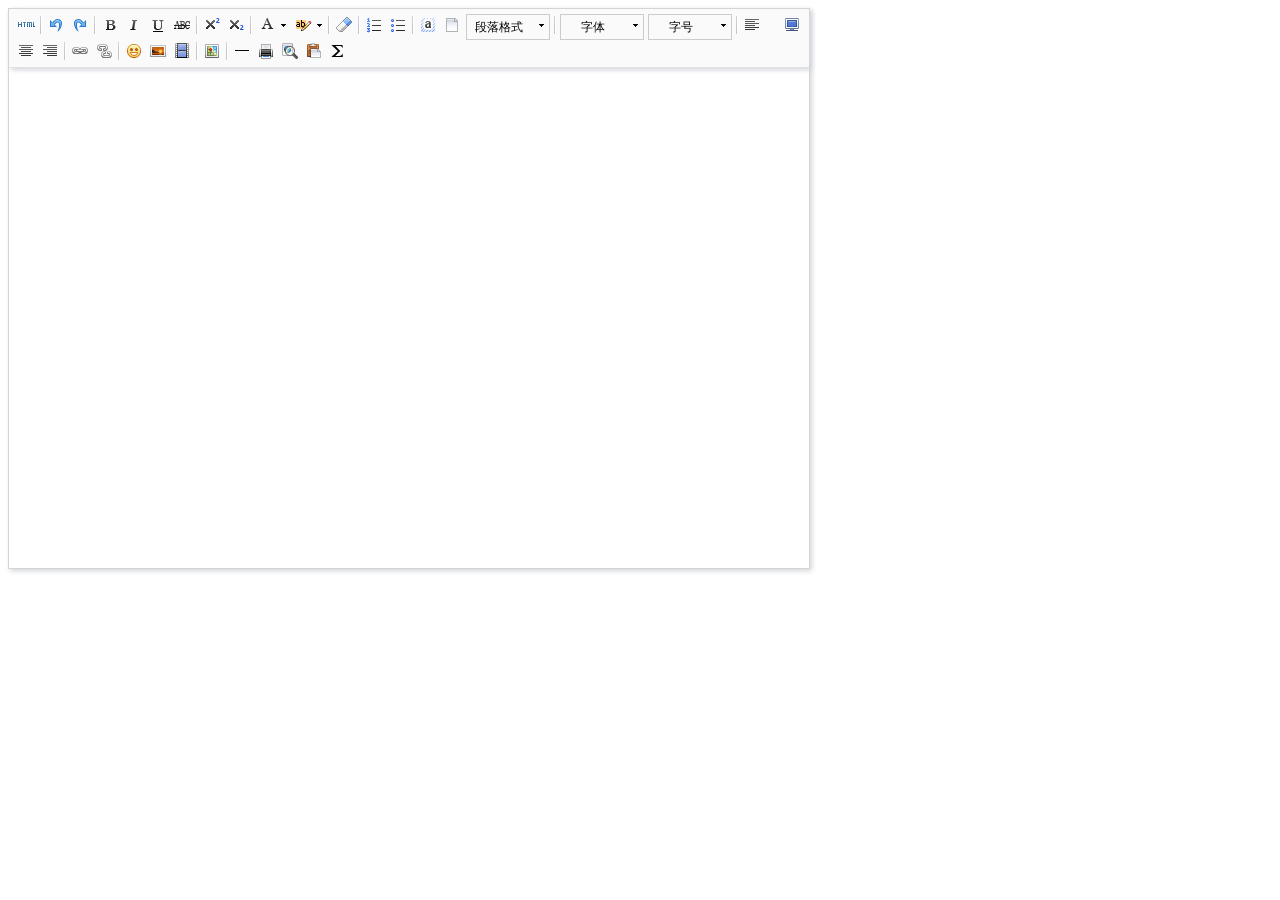
<file: index.html>
<!DOCTYPE html>
<html lang="en">
<head>
	<meta charset="UTF-8">
	<title>Document</title>
	<link rel="stylesheet" href="ueditor/themes/default/css/umeditor.css">
	<script src="jquery.js"></script>
	<script src="ueditor/umeditor.config.js"></script>
	<script src="ueditor/umeditor.js"></script>
</head>
<body>
	<textarea name="content" id="content" cols="30" rows="10"></textarea>
	<script>
		let um = UM.getEditor('content',{
			initialFrameWidth :  800,
			initialFrameHeigt :  300
		});
		um.setContent('');
	</script>
</body>
</html>
</file>
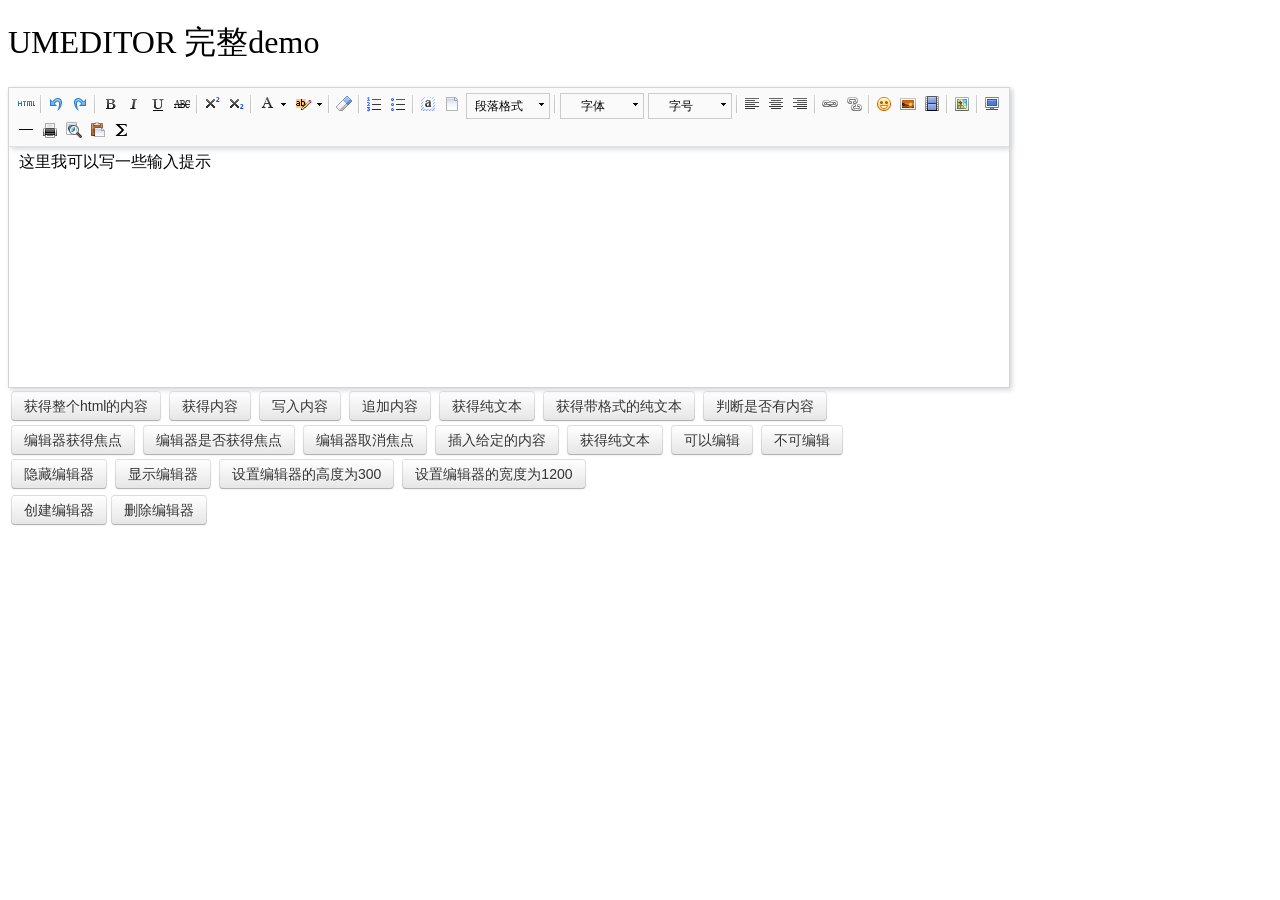
<file: ueditor/index.html>
<!DOCTYPE HTML>
<html>
<head>

    <meta http-equiv="Content-Type" content="text/html;charset=utf-8"/>
    <title>UMEDITOR 完整demo</title>
    <meta http-equiv="Content-Type" content="text/html; charset=utf-8"/>
    <link href="themes/default/css/umeditor.css" type="text/css" rel="stylesheet">
    <script type="text/javascript" src="third-party/jquery.min.js"></script>
    <script type="text/javascript" charset="utf-8" src="umeditor.config.js"></script>
    <script type="text/javascript" charset="utf-8" src="umeditor.min.js"></script>
    <script type="text/javascript" src="lang/zh-cn/zh-cn.js"></script>
    <style type="text/css">
        h1{
            font-family: "微软雅黑";
            font-weight: normal;
        }
        .btn {
            display: inline-block;
            *display: inline;
            padding: 4px 12px;
            margin-bottom: 0;
            *margin-left: .3em;
            font-size: 14px;
            line-height: 20px;
            color: #333333;
            text-align: center;
            text-shadow: 0 1px 1px rgba(255, 255, 255, 0.75);
            vertical-align: middle;
            cursor: pointer;
            background-color: #f5f5f5;
            *background-color: #e6e6e6;
            background-image: -moz-linear-gradient(top, #ffffff, #e6e6e6);
            background-image: -webkit-gradient(linear, 0 0, 0 100%, from(#ffffff), to(#e6e6e6));
            background-image: -webkit-linear-gradient(top, #ffffff, #e6e6e6);
            background-image: -o-linear-gradient(top, #ffffff, #e6e6e6);
            background-image: linear-gradient(to bottom, #ffffff, #e6e6e6);
            background-repeat: repeat-x;
            border: 1px solid #cccccc;
            *border: 0;
            border-color: #e6e6e6 #e6e6e6 #bfbfbf;
            border-color: rgba(0, 0, 0, 0.1) rgba(0, 0, 0, 0.1) rgba(0, 0, 0, 0.25);
            border-bottom-color: #b3b3b3;
            -webkit-border-radius: 4px;
            -moz-border-radius: 4px;
            border-radius: 4px;
            filter: progid:DXImageTransform.Microsoft.gradient(startColorstr='#ffffffff', endColorstr='#ffe6e6e6', GradientType=0);
            filter: progid:DXImageTransform.Microsoft.gradient(enabled=false);
            *zoom: 1;
            -webkit-box-shadow: inset 0 1px 0 rgba(255, 255, 255, 0.2), 0 1px 2px rgba(0, 0, 0, 0.05);
            -moz-box-shadow: inset 0 1px 0 rgba(255, 255, 255, 0.2), 0 1px 2px rgba(0, 0, 0, 0.05);
            box-shadow: inset 0 1px 0 rgba(255, 255, 255, 0.2), 0 1px 2px rgba(0, 0, 0, 0.05);
        }

        .btn:hover,
        .btn:focus,
        .btn:active,
        .btn.active,
        .btn.disabled,
        .btn[disabled] {
            color: #333333;
            background-color: #e6e6e6;
            *background-color: #d9d9d9;
        }

        .btn:active,
        .btn.active {
            background-color: #cccccc \9;
        }

        .btn:first-child {
            *margin-left: 0;
        }

        .btn:hover,
        .btn:focus {
            color: #333333;
            text-decoration: none;
            background-position: 0 -15px;
            -webkit-transition: background-position 0.1s linear;
            -moz-transition: background-position 0.1s linear;
            -o-transition: background-position 0.1s linear;
            transition: background-position 0.1s linear;
        }

        .btn:focus {
            outline: thin dotted #333;
            outline: 5px auto -webkit-focus-ring-color;
            outline-offset: -2px;
        }

        .btn.active,
        .btn:active {
            background-image: none;
            outline: 0;
            -webkit-box-shadow: inset 0 2px 4px rgba(0, 0, 0, 0.15), 0 1px 2px rgba(0, 0, 0, 0.05);
            -moz-box-shadow: inset 0 2px 4px rgba(0, 0, 0, 0.15), 0 1px 2px rgba(0, 0, 0, 0.05);
            box-shadow: inset 0 2px 4px rgba(0, 0, 0, 0.15), 0 1px 2px rgba(0, 0, 0, 0.05);
        }

        .btn.disabled,
        .btn[disabled] {
            cursor: default;
            background-image: none;
            opacity: 0.65;
            filter: alpha(opacity=65);
            -webkit-box-shadow: none;
            -moz-box-shadow: none;
            box-shadow: none;
        }
    </style>
</head>
<body>
<h1>UMEDITOR 完整demo</h1>

<!--style给定宽度可以影响编辑器的最终宽度-->
<script type="text/plain" id="myEditor" style="width:1000px;height:240px;">
    <p>这里我可以写一些输入提示</p>
</script>


<div class="clear"></div>
<div id="btns">
    <table>
        <tr>
            <td>
                <button class="btn" unselected="on" onclick="getAllHtml()">获得整个html的内容</button>&nbsp;
                <button class="btn" onclick="getContent()">获得内容</button>&nbsp;
                <button class="btn" onclick="setContent()">写入内容</button>&nbsp;
                <button class="btn" onclick="setContent(true)">追加内容</button>&nbsp;
                <button class="btn" onclick="getContentTxt()">获得纯文本</button>&nbsp;
                <button class="btn" onclick="getPlainTxt()">获得带格式的纯文本</button>&nbsp;
                <button class="btn" onclick="hasContent()">判断是否有内容</button>
            </td>
        </tr>
        <tr>
            <td>
                <button class="btn" onclick="setFocus()">编辑器获得焦点</button>&nbsp;
                <button class="btn" onmousedown="isFocus();return false;">编辑器是否获得焦点</button>&nbsp;
                <button class="btn" onclick="doBlur()">编辑器取消焦点</button>&nbsp;
                <button class="btn" onclick="insertHtml()">插入给定的内容</button>&nbsp;
                <button class="btn" onclick="getContentTxt()">获得纯文本</button>&nbsp;
                <button class="btn" id="enable" onclick="setEnabled()">可以编辑</button>&nbsp;
                <button class="btn" onclick="setDisabled()">不可编辑</button>
            </td>
        </tr>
        <tr>
            <td>
                <button class="btn" onclick="UM.getEditor('myEditor').setHide()">隐藏编辑器</button>&nbsp;
                <button class="btn" onclick="UM.getEditor('myEditor').setShow()">显示编辑器</button>&nbsp;
                <button class="btn" onclick="UM.getEditor('myEditor').setHeight(300)">设置编辑器的高度为300</button>&nbsp;
                <button class="btn" onclick="UM.getEditor('myEditor').setWidth(1200)">设置编辑器的宽度为1200</button>
            </td>
        </tr>

    </table>
</div>
<table>
    <tr>
        <td>
            <button class="btn" onclick="createEditor()"/>创建编辑器</button>
            <button class="btn" onclick="deleteEditor()"/>删除编辑器</button>
        </td>
    </tr>
</table>

<div>
    <h3 id="focush2"></h3>
</div>
<script type="text/javascript">
    //实例化编辑器
    var um = UM.getEditor('myEditor');
    um.addListener('blur',function(){
        $('#focush2').html('编辑器失去焦点了')
    });
    um.addListener('focus',function(){
        $('#focush2').html('')
    });
    //按钮的操作
    function insertHtml() {
        var value = prompt('插入html代码', '');
        um.execCommand('insertHtml', value)
    }
    function isFocus(){
        alert(um.isFocus())
    }
    function doBlur(){
        um.blur()
    }
    function createEditor() {
        enableBtn();
        um = UM.getEditor('myEditor');
    }
    function getAllHtml() {
        alert(UM.getEditor('myEditor').getAllHtml())
    }
    function getContent() {
        var arr = [];
        arr.push("使用editor.getContent()方法可以获得编辑器的内容");
        arr.push("内容为：");
        arr.push(UM.getEditor('myEditor').getContent());
        alert(arr.join("\n"));
    }
    function getPlainTxt() {
        var arr = [];
        arr.push("使用editor.getPlainTxt()方法可以获得编辑器的带格式的纯文本内容");
        arr.push("内容为：");
        arr.push(UM.getEditor('myEditor').getPlainTxt());
        alert(arr.join('\n'))
    }
    function setContent(isAppendTo) {
        var arr = [];
        arr.push("使用editor.setContent('欢迎使用umeditor')方法可以设置编辑器的内容");
        UM.getEditor('myEditor').setContent('欢迎使用umeditor', isAppendTo);
        alert(arr.join("\n"));
    }
    function setDisabled() {
        UM.getEditor('myEditor').setDisabled('fullscreen');
        disableBtn("enable");
    }

    function setEnabled() {
        UM.getEditor('myEditor').setEnabled();
        enableBtn();
    }

    function getText() {
        //当你点击按钮时编辑区域已经失去了焦点，如果直接用getText将不会得到内容，所以要在选回来，然后取得内容
        var range = UM.getEditor('myEditor').selection.getRange();
        range.select();
        var txt = UM.getEditor('myEditor').selection.getText();
        alert(txt)
    }

    function getContentTxt() {
        var arr = [];
        arr.push("使用editor.getContentTxt()方法可以获得编辑器的纯文本内容");
        arr.push("编辑器的纯文本内容为：");
        arr.push(UM.getEditor('myEditor').getContentTxt());
        alert(arr.join("\n"));
    }
    function hasContent() {
        var arr = [];
        arr.push("使用editor.hasContents()方法判断编辑器里是否有内容");
        arr.push("判断结果为：");
        arr.push(UM.getEditor('myEditor').hasContents());
        alert(arr.join("\n"));
    }
    function setFocus() {
        UM.getEditor('myEditor').focus();
    }
    function deleteEditor() {
        disableBtn();
        UM.getEditor('myEditor').destroy();
    }
    function disableBtn(str) {
        var div = document.getElementById('btns');
        var btns = domUtils.getElementsByTagName(div, "button");
        for (var i = 0, btn; btn = btns[i++];) {
            if (btn.id == str) {
                domUtils.removeAttributes(btn, ["disabled"]);
            } else {
                btn.setAttribute("disabled", "true");
            }
        }
    }
    function enableBtn() {
        var div = document.getElementById('btns');
        var btns = domUtils.getElementsByTagName(div, "button");
        for (var i = 0, btn; btn = btns[i++];) {
            domUtils.removeAttributes(btn, ["disabled"]);
        }
    }
</script>

</body>
</html>
</file>
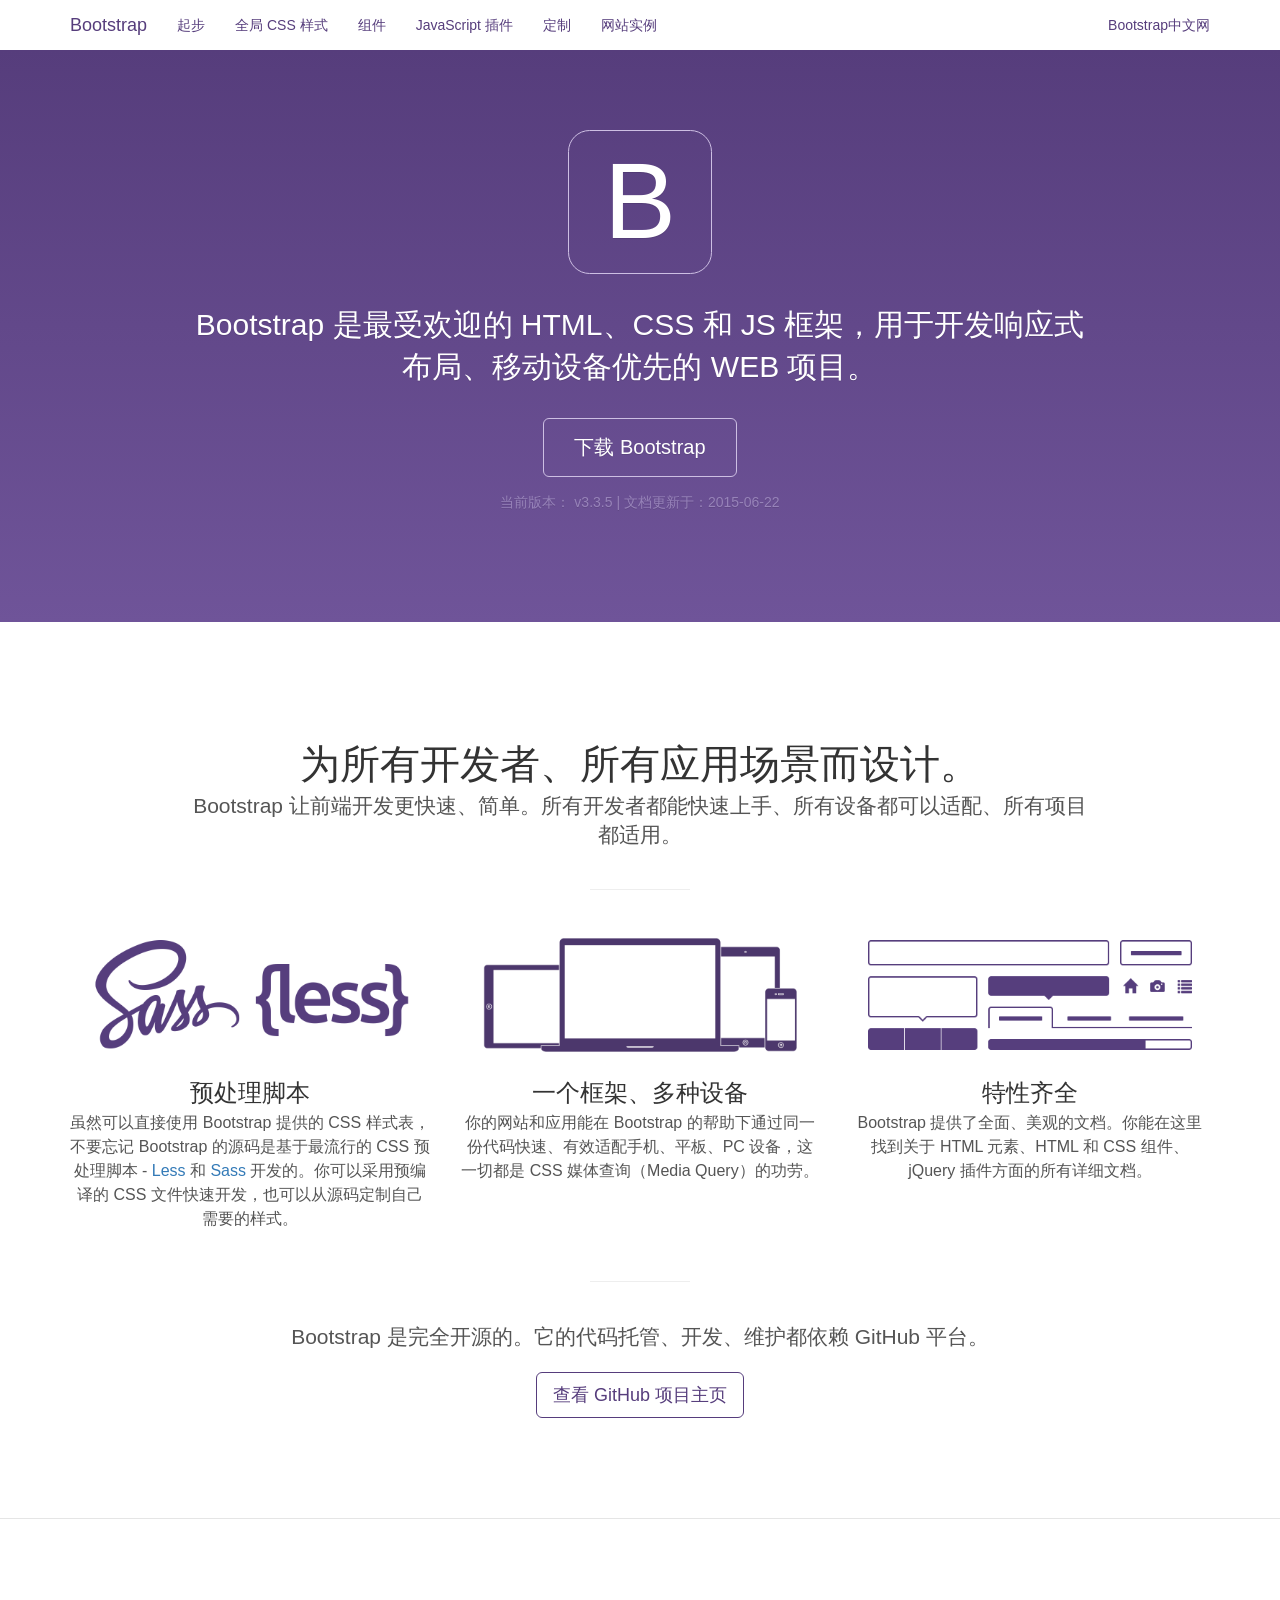
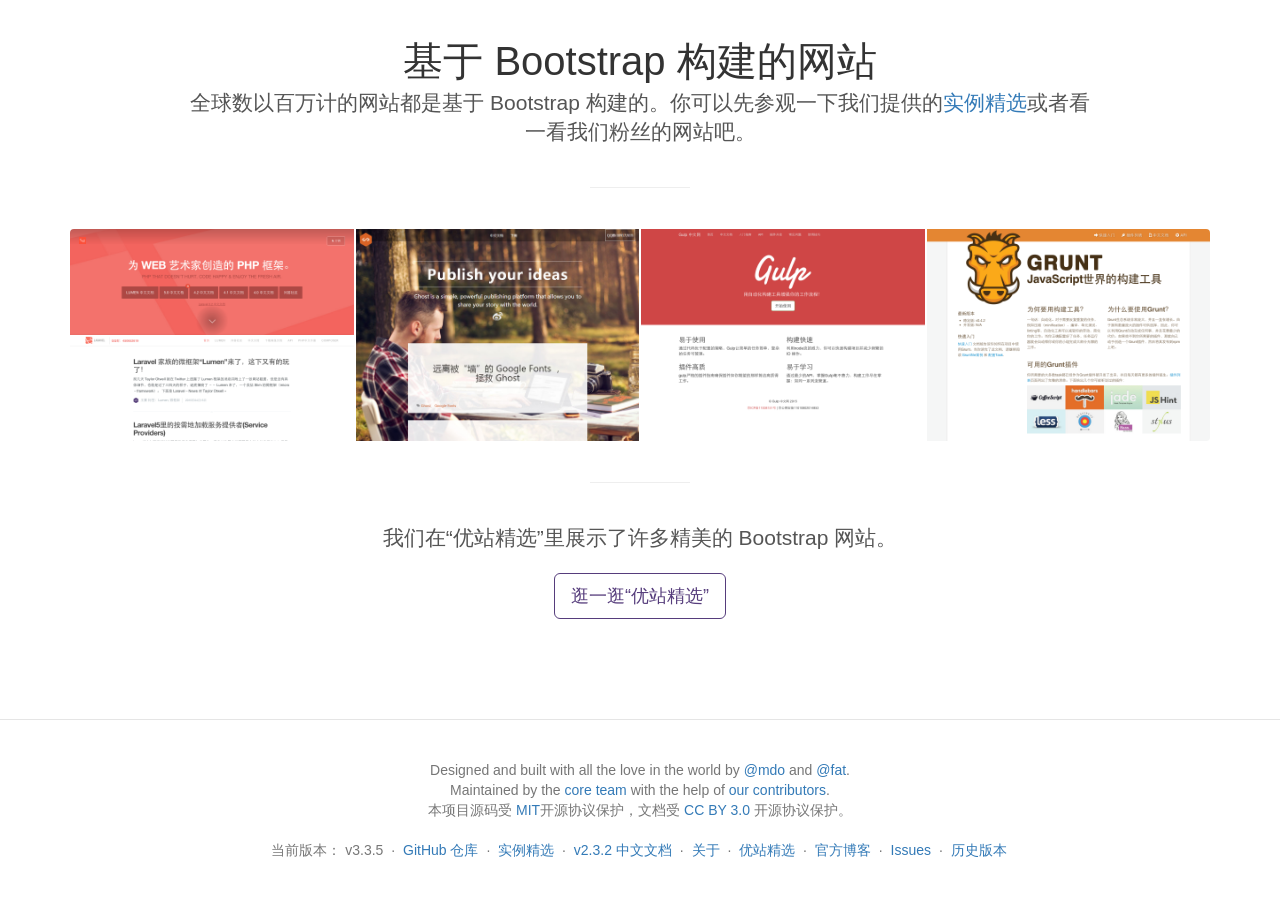
<file: 杂货铺/A1-课程笔记/MWEB/bootcss/v3.bootcss.com/index.htm>
<!DOCTYPE html>
<html lang="zh-CN">
  <head>
    <!-- Meta, title, CSS, favicons, etc. -->
    <meta charset="utf-8">
<meta http-equiv="X-UA-Compatible" content="IE=edge">
<meta name="viewport" content="width=device-width, initial-scale=1">
<meta name="description" content="Bootstrap - 简洁、直观、强悍、移动设备优先的前端开发框架，让web开发更迅速、简单。">
<meta name="keywords" content="HTML, CSS, JS, JavaScript, framework, bootstrap, front-end, frontend, web development">
<meta name="author" content="Mark Otto, Jacob Thornton, and Bootstrap contributors">
<meta name="author" content="译者：王赛 <wangsai@bootcss.com>">

<title>
  
    Bootstrap 中文文档
  
</title>

<!-- Bootstrap core CSS -->
<link href="../cdn.bootcss.com/bootstrap/3.3.5/css/bootstrap.min.css" tppabs="http://cdn.bootcss.com/bootstrap/3.3.5/css/bootstrap.min.css" rel="stylesheet">

<link href="assets/css/patch.css" tppabs="http://v3.bootcss.com/assets/css/patch.css" rel="stylesheet">

<!-- Documentation extras -->

<link href="assets/css/docs.min.css" tppabs="http://v3.bootcss.com/assets/css/docs.min.css" rel="stylesheet">

<!--[if lt IE 9]><script src="assets/js/ie8-responsive-file-warning.js" tppabs="http://v3.bootcss.com/assets/js/ie8-responsive-file-warning.js"></script><![endif]-->
<script src="assets/js/ie-emulation-modes-warning.js" tppabs="http://v3.bootcss.com/assets/js/ie-emulation-modes-warning.js"></script>

<!-- HTML5 shim and Respond.js for IE8 support of HTML5 elements and media queries -->
<!--[if lt IE 9]>
  <script src="../cdn.bootcss.com/html5shiv/3.7.2/html5shiv.min.js" tppabs="http://cdn.bootcss.com/html5shiv/3.7.2/html5shiv.min.js"></script>
  <script src="../cdn.bootcss.com/respond.js/1.4.2/respond.min.js" tppabs="http://cdn.bootcss.com/respond.js/1.4.2/respond.min.js"></script>
<![endif]-->

<!-- Favicons -->
<link rel="apple-touch-icon" href="apple-touch-icon.png" tppabs="http://v3.bootcss.com/apple-touch-icon.png">
<link rel="icon" href="favicon.ico" tppabs="http://v3.bootcss.com/favicon.ico">
<script>
  var _hmt = _hmt || [];
</script>
  </head>
  <body class="bs-docs-home">
    <a id="skippy" class="sr-only sr-only-focusable" href="#content"><div class="container"><span class="skiplink-text">Skip to main content</span></div></a>

    <!-- Docs master nav -->
    <header class="navbar navbar-static-top bs-docs-nav" id="top" role="banner">
  <div class="container">
    <div class="navbar-header">
      <button class="navbar-toggle collapsed" type="button" data-toggle="collapse" data-target="#bs-navbar" aria-controls="bs-navbar" aria-expanded="false">
        <span class="sr-only">Toggle navigation</span>
        <span class="icon-bar"></span>
        <span class="icon-bar"></span>
        <span class="icon-bar"></span>
      </button>
      <a href="index.htm" tppabs="http://v3.bootcss.com/" class="navbar-brand">Bootstrap</a>
    </div>
    <nav id="bs-navbar" class="collapse navbar-collapse">
      <ul class="nav navbar-nav">
        <li>
          <a href="getting-started/index.htm" tppabs="http://v3.bootcss.com/getting-started/" onclick="_hmt.push(['_trackEvent', 'docv3-navbar', 'click', 'V3导航-起步'])">起步</a>
        </li>
        <li>
          <a href="css/index.htm" tppabs="http://v3.bootcss.com/css/" onclick="_hmt.push(['_trackEvent', 'docv3-navbar', 'click', 'V3导航-全局CSS样式'])">全局 CSS 样式</a>
        </li>
        <li>
          <a href="components/index.htm" tppabs="http://v3.bootcss.com/components/" onclick="_hmt.push(['_trackEvent', 'docv3-navbar', 'click', 'V3导航-组件'])">组件</a>
        </li>
        <li>
          <a href="javascript/index.htm" tppabs="http://v3.bootcss.com/javascript/" onclick="_hmt.push(['_trackEvent', 'docv3-navbar', 'click', 'V3导航-JavaScript插件'])">JavaScript 插件</a>
        </li>
        <li>
          <a href="customize/index.htm" tppabs="http://v3.bootcss.com/customize/" onclick="_hmt.push(['_trackEvent', 'docv3-navbar', 'click', 'V3导航-定制'])">定制</a>
        </li>
        <li><a href="javascript:if(confirm(%27http://expo.bootcss.com/  \n\nThis file was not retrieved by Teleport Ultra, because it is addressed on a domain or path outside the boundaries set for its Starting Address.  \n\nDo you want to open it from the server?%27))window.location=%27http://expo.bootcss.com/%27" tppabs="http://expo.bootcss.com/" onclick="_hmt.push(['_trackEvent', 'docv3-navbar', 'click', 'V3导航-网站实例'])" target="_blank">网站实例</a></li>
      </ul>
      <ul class="nav navbar-nav navbar-right">
        <li><a href="javascript:if(confirm(%27http://www.bootcss.com/  \n\nThis file was not retrieved by Teleport Ultra, because it is addressed on a domain or path outside the boundaries set for its Starting Address.  \n\nDo you want to open it from the server?%27))window.location=%27http://www.bootcss.com/%27" tppabs="http://www.bootcss.com/" onclick="_hmt.push(['_trackEvent', 'docv3-navbar', 'click', 'V3导航-Bootstrap中文网'])" target="_blank">Bootstrap中文网</a></li>
      </ul>
    </nav>
  </div>
</header>


    <!-- Page content of course! -->
    <main class="bs-docs-masthead" id="content" role="main" tabindex="-1">
  <div class="container">
    <span class="bs-docs-booticon bs-docs-booticon-lg bs-docs-booticon-outline">B</span>
    <p class="lead">Bootstrap 是最受欢迎的 HTML、CSS 和 JS 框架，用于开发响应式布局、移动设备优先的 WEB 项目。</p>
    <p class="lead">
      <a href="getting-started/index.htm#download" tppabs="http://v3.bootcss.com/getting-started#download" class="btn btn-outline-inverse btn-lg" onclick="_hmt.push(['_trackEvent', 'docv3-navbar', 'click', 'V3首页大图-下载Bootstrap按钮'])">下载 Bootstrap</a>
    </p>
    <p class="version">当前版本： v3.3.5 | 文档更新于：2015-06-22</p>
  </div>
</main>

<div class="bs-docs-featurette">
  <div class="container">
    <h2 class="bs-docs-featurette-title">为所有开发者、所有应用场景而设计。</h2>
    <p class="lead">Bootstrap 让前端开发更快速、简单。所有开发者都能快速上手、所有设备都可以适配、所有项目都适用。</p>

    <hr class="half-rule">

    <div class="row">
      <div class="col-sm-4">
        <img src="assets/img/sass-less.png" tppabs="http://v3.bootcss.com/assets/img/sass-less.png" alt="Sass and Less support" class="img-responsive">
        <h3>预处理脚本</h3>
        <p>虽然可以直接使用 Bootstrap 提供的 CSS 样式表，不要忘记 Bootstrap 的源码是基于最流行的 CSS 预处理脚本 - <a href="css/index.htm#less" tppabs="http://v3.bootcss.com/css/#less">Less</a> 和 <a href="css/index.htm#sass" tppabs="http://v3.bootcss.com/css/#sass">Sass</a> 开发的。你可以采用预编译的 CSS 文件快速开发，也可以从源码定制自己需要的样式。</p>
      </div>
      <div class="col-sm-4">
        <img src="assets/img/devices.png" tppabs="http://v3.bootcss.com/assets/img/devices.png" alt="Responsive across devices" class="img-responsive">
        <h3>一个框架、多种设备</h3>
        <p>你的网站和应用能在 Bootstrap 的帮助下通过同一份代码快速、有效适配手机、平板、PC 设备，这一切都是 CSS 媒体查询（Media Query）的功劳。</p>
      </div>
      <div class="col-sm-4">
        <img src="assets/img/components.png" tppabs="http://v3.bootcss.com/assets/img/components.png" alt="Components" class="img-responsive">
        <h3>特性齐全</h3>
        <p>Bootstrap 提供了全面、美观的文档。你能在这里找到关于 HTML 元素、HTML 和 CSS 组件、jQuery 插件方面的所有详细文档。</p>
      </div>
    </div>

    <hr class="half-rule">

    <p class="lead">Bootstrap 是完全开源的。它的代码托管、开发、维护都依赖 GitHub 平台。</p>
    <a href="javascript:if(confirm(%27https://github.com/twbs/bootstrap  \n\nThis file was not retrieved by Teleport Ultra, because it is addressed on a domain or path outside the boundaries set for its Starting Address.  \n\nDo you want to open it from the server?%27))window.location=%27https://github.com/twbs/bootstrap%27" tppabs="https://github.com/twbs/bootstrap" class="btn btn-outline btn-lg">查看 GitHub 项目主页</a>
  </div>
</div>

<div class="bs-docs-featurette">
  <div class="container">
    <h2 class="bs-docs-featurette-title">基于 Bootstrap 构建的网站</h2>
    <p class="lead">全球数以百万计的网站都是基于 Bootstrap 构建的。你可以先参观一下我们提供的<a href="getting-started/index.htm#examples" tppabs="http://v3.bootcss.com/getting-started/#examples">实例精选</a>或者看一看我们粉丝的网站吧。</p>

    <hr class="half-rule">

    <div class="row bs-docs-featured-sites">
    
      <div class="col-xs-6 col-sm-3">
        <a href="javascript:if(confirm(%27http://www.golaravel.com/  \n\nThis file was not retrieved by Teleport Ultra, because it is addressed on a domain or path outside the boundaries set for its Starting Address.  \n\nDo you want to open it from the server?%27))window.location=%27http://www.golaravel.com/%27" tppabs="http://www.golaravel.com/" target="_blank" title="Laravel中文网" onclick="_hmt.push(['_trackEvent', 'doc-home-youzhan-img', 'click', 'Laravel中文网'])" target="_blank">
          <img src="../static.bootcss.com/expo/img/3/61/34091ac7072297a889fe986b0238e.png" tppabs="http://static.bootcss.com/expo/img/3/61/34091ac7072297a889fe986b0238e.png" alt="Laravel中文网" class="img-responsive">
        </a>
      </div>
    
      <div class="col-xs-6 col-sm-3">
        <a href="javascript:if(confirm(%27http://www.ghostchina.com/  \n\nThis file was not retrieved by Teleport Ultra, because it is addressed on a domain or path outside the boundaries set for its Starting Address.  \n\nDo you want to open it from the server?%27))window.location=%27http://www.ghostchina.com/%27" tppabs="http://www.ghostchina.com/" target="_blank" title="Ghost中国" onclick="_hmt.push(['_trackEvent', 'doc-home-youzhan-img', 'click', 'Ghost中国'])" target="_blank">
          <img src="../static.bootcss.com/expo/img/7/b5/f9c2f01fad1f23574156e0577a06c.jpg" tppabs="http://static.bootcss.com/expo/img/7/b5/f9c2f01fad1f23574156e0577a06c.jpg" alt="Ghost中国" class="img-responsive">
        </a>
      </div>
    
      <div class="col-xs-6 col-sm-3">
        <a href="javascript:if(confirm(%27http://www.gulpjs.com.cn/  \n\nThis file was not retrieved by Teleport Ultra, because it is addressed on a domain or path outside the boundaries set for its Starting Address.  \n\nDo you want to open it from the server?%27))window.location=%27http://www.gulpjs.com.cn/%27" tppabs="http://www.gulpjs.com.cn/" target="_blank" title="Gulp中文网" onclick="_hmt.push(['_trackEvent', 'doc-home-youzhan-img', 'click', 'Gulp中文网'])" target="_blank">
          <img src="../static.bootcss.com/expo/img/9/77/9aa20712a7dba02b00e73db495950.png" tppabs="http://static.bootcss.com/expo/img/9/77/9aa20712a7dba02b00e73db495950.png" alt="Gulp中文网" class="img-responsive">
        </a>
      </div>
    
      <div class="col-xs-6 col-sm-3">
        <a href="javascript:if(confirm(%27http://www.gruntjs.net/  \n\nThis file was not retrieved by Teleport Ultra, because it is addressed on a domain or path outside the boundaries set for its Starting Address.  \n\nDo you want to open it from the server?%27))window.location=%27http://www.gruntjs.net/%27" tppabs="http://www.gruntjs.net/" target="_blank" title="Gurnt中文网" onclick="_hmt.push(['_trackEvent', 'doc-home-youzhan-img', 'click', 'Gurnt中文网'])" target="_blank">
          <img src="../static.bootcss.com/expo/img/6/56/aecc20901cc436b5cd10911302e0b.png" tppabs="http://static.bootcss.com/expo/img/6/56/aecc20901cc436b5cd10911302e0b.png" alt="Gurnt中文网" class="img-responsive">
        </a>
      </div>
    
    </div>

    <hr class="half-rule">

    <p class="lead">我们在“优站精选”里展示了许多精美的 Bootstrap 网站。</p>
    <a href="javascript:if(confirm(%27http://expo.bootcss.com/  \n\nThis file was not retrieved by Teleport Ultra, because it is addressed on a domain or path outside the boundaries set for its Starting Address.  \n\nDo you want to open it from the server?%27))window.location=%27http://expo.bootcss.com/%27" tppabs="http://expo.bootcss.com/" class="btn btn-outline btn-lg">逛一逛“优站精选”</a>
  </div>
</div>


    <!-- Footer
================================================== -->
<footer class="bs-docs-footer" role="contentinfo">
  <div class="container">

    <p>Designed and built with all the love in the world by <a href="javascript:if(confirm(%27https://twitter.com/mdo  \n\nThis file was not retrieved by Teleport Ultra, because it is addressed on a domain or path outside the boundaries set for its Starting Address.  \n\nDo you want to open it from the server?%27))window.location=%27https://twitter.com/mdo%27" tppabs="https://twitter.com/mdo" target="_blank">@mdo</a> and <a href="javascript:if(confirm(%27https://twitter.com/fat  \n\nThis file was not retrieved by Teleport Ultra, because it is addressed on a domain or path outside the boundaries set for its Starting Address.  \n\nDo you want to open it from the server?%27))window.location=%27https://twitter.com/fat%27" tppabs="https://twitter.com/fat" target="_blank">@fat</a>.</p>
    <p>Maintained by the <a href="javascript:if(confirm(%27https://github.com/orgs/twbs/people  \n\nThis file was not retrieved by Teleport Ultra, because it is addressed on a domain or path outside the boundaries set for its Starting Address.  \n\nDo you want to open it from the server?%27))window.location=%27https://github.com/orgs/twbs/people%27" tppabs="https://github.com/orgs/twbs/people">core team</a> with the help of <a href="javascript:if(confirm(%27https://github.com/twbs/bootstrap/graphs/contributors  \n\nThis file was not retrieved by Teleport Ultra, because it is addressed on a domain or path outside the boundaries set for its Starting Address.  \n\nDo you want to open it from the server?%27))window.location=%27https://github.com/twbs/bootstrap/graphs/contributors%27" tppabs="https://github.com/twbs/bootstrap/graphs/contributors">our contributors</a>.</p>
    <p>本项目源码受 <a rel="license" href="javascript:if(confirm(%27https://github.com/twbs/bootstrap/blob/master/LICENSE  \n\nThis file was not retrieved by Teleport Ultra, because it is addressed on a domain or path outside the boundaries set for its Starting Address.  \n\nDo you want to open it from the server?%27))window.location=%27https://github.com/twbs/bootstrap/blob/master/LICENSE%27" tppabs="https://github.com/twbs/bootstrap/blob/master/LICENSE" target="_blank">MIT</a>开源协议保护，文档受 <a rel="license" href="javascript:if(confirm(%27https://creativecommons.org/licenses/by/3.0/  \n\nThis file was not retrieved by Teleport Ultra, because it is addressed on a domain or path outside the boundaries set for its Starting Address.  \n\nDo you want to open it from the server?%27))window.location=%27https://creativecommons.org/licenses/by/3.0/%27" tppabs="https://creativecommons.org/licenses/by/3.0/" target="_blank">CC BY 3.0</a> 开源协议保护。</p>
    <ul class="bs-docs-footer-links text-muted">
      <li>当前版本： v3.3.5</li>
      <li>&middot;</li>
      <li><a href="javascript:if(confirm(%27https://github.com/twbs/bootstrap  \n\nThis file was not retrieved by Teleport Ultra, because it is addressed on a domain or path outside the boundaries set for its Starting Address.  \n\nDo you want to open it from the server?%27))window.location=%27https://github.com/twbs/bootstrap%27" tppabs="https://github.com/twbs/bootstrap">GitHub 仓库</a></li>
      <li>&middot;</li>
      <li><a href="getting-started/index.htm#examples" tppabs="http://v3.bootcss.com/getting-started/#examples">实例精选</a></li>
      <li>&middot;</li>
      <li><a href="javascript:if(confirm(%27http://v2.bootcss.com/  \n\nThis file was not retrieved by Teleport Ultra, because it is addressed on a domain or path outside the boundaries set for its Starting Address.  \n\nDo you want to open it from the server?%27))window.location=%27http://v2.bootcss.com/%27" tppabs="http://v2.bootcss.com/">v2.3.2 中文文档</a></li>
      <li>&middot;</li>
      <li><a href="about/index.htm" tppabs="http://v3.bootcss.com/about/">关于</a></li>
      <li>&middot;</li>
      <li><a href="javascript:if(confirm(%27http://expo.bootcss.com/  \n\nThis file was not retrieved by Teleport Ultra, because it is addressed on a domain or path outside the boundaries set for its Starting Address.  \n\nDo you want to open it from the server?%27))window.location=%27http://expo.bootcss.com/%27" tppabs="http://expo.bootcss.com/">优站精选</a></li>
      <li>&middot;</li>
      <li><a href="javascript:if(confirm(%27http://blog.getbootstrap.com/  \n\nThis file was not retrieved by Teleport Ultra, because it is addressed on a domain or path outside the boundaries set for its Starting Address.  \n\nDo you want to open it from the server?%27))window.location=%27http://blog.getbootstrap.com/%27" tppabs="http://blog.getbootstrap.com/">官方博客</a></li>
      <li>&middot;</li>
      <li><a href="javascript:if(confirm(%27https://github.com/twbs/bootstrap/issues  \n\nThis file was not retrieved by Teleport Ultra, because it is addressed on a domain or path outside the boundaries set for its Starting Address.  \n\nDo you want to open it from the server?%27))window.location=%27https://github.com/twbs/bootstrap/issues%27" tppabs="https://github.com/twbs/bootstrap/issues">Issues</a></li>
      <li>&middot;</li>
      <li><a href="javascript:if(confirm(%27https://github.com/twbs/bootstrap/releases  \n\nThis file was not retrieved by Teleport Ultra, because it is addressed on a domain or path outside the boundaries set for its Starting Address.  \n\nDo you want to open it from the server?%27))window.location=%27https://github.com/twbs/bootstrap/releases%27" tppabs="https://github.com/twbs/bootstrap/releases">历史版本</a></li>
    </ul>
  </div>
</footer>

<!-- Bootstrap core JavaScript
================================================== -->
<!-- Placed at the end of the document so the pages load faster -->
<script src="../cdn.bootcss.com/jquery/1.11.3/jquery.min.js" tppabs="http://cdn.bootcss.com/jquery/1.11.3/jquery.min.js"></script>


  <script src="../cdn.bootcss.com/bootstrap/3.3.5/js/bootstrap.min.js" tppabs="http://cdn.bootcss.com/bootstrap/3.3.5/js/bootstrap.min.js"></script>



  <script src="assets/js/docs.min.js" tppabs="http://v3.bootcss.com/assets/js/docs.min.js"></script>




<!-- IE10 viewport hack for Surface/desktop Windows 8 bug -->
<script src="assets/js/ie10-viewport-bug-workaround.js" tppabs="http://v3.bootcss.com/assets/js/ie10-viewport-bug-workaround.js"></script>



<!-- Analytics
================================================== -->
<script type="text/javascript">
var _bdhmProtocol = (("https:" == document.location.protocol) ? " https://" : " http://");
document.write(unescape("%3Cscript src='" + _bdhmProtocol + "hm.baidu.com/h.js%3Fbdb993b828cbe079a7fbc1a951f44726' type='text/javascript'%3E%3C/script%3E"));
</script>

<!-- 全局统计代码 -->
<script type="text/javascript">
var _bdhmProtocol = (("https:" == document.location.protocol) ? " https://" : " http://");
document.write(unescape("%3Cscript src='" + _bdhmProtocol + "hm.baidu.com/h.js%3F079fac161efc4b2a6f31e80064f14e82' type='text/javascript'%3E%3C/script%3E"));
</script>
  </body>
</html>
</file>
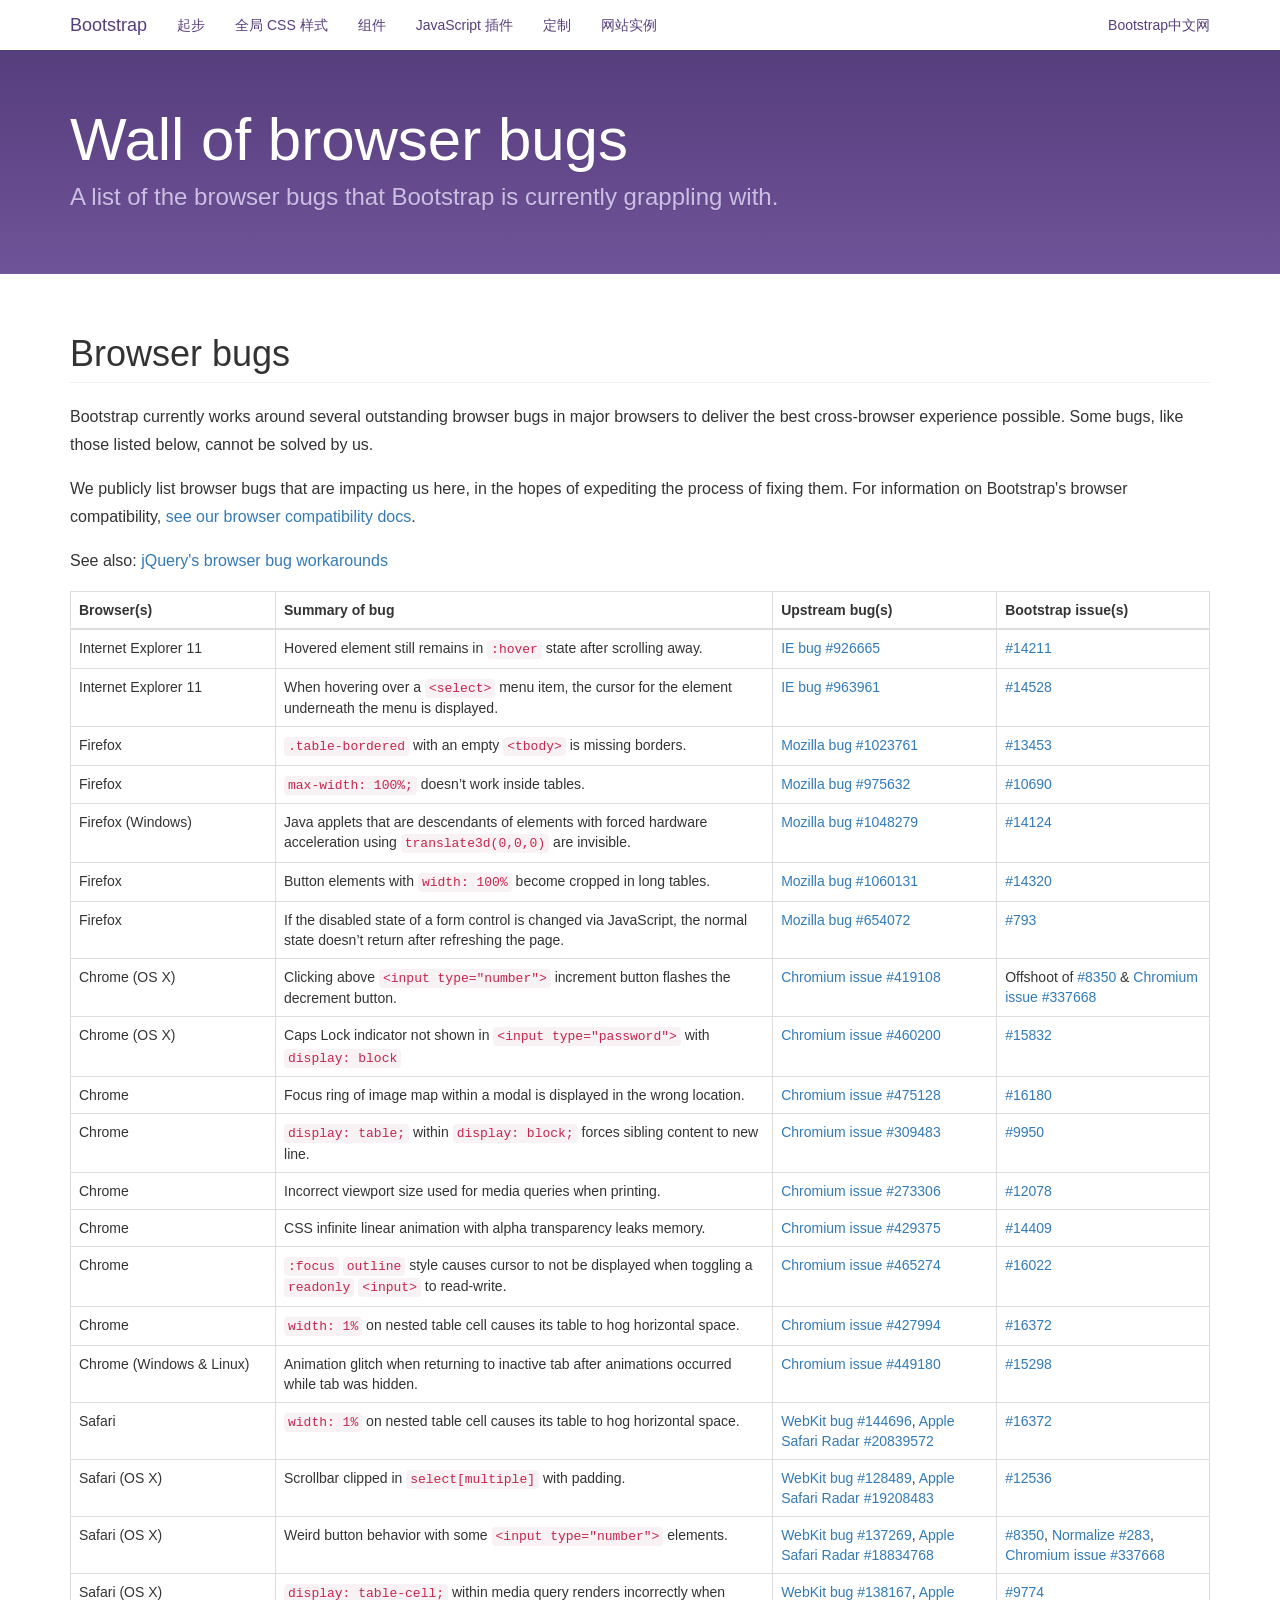
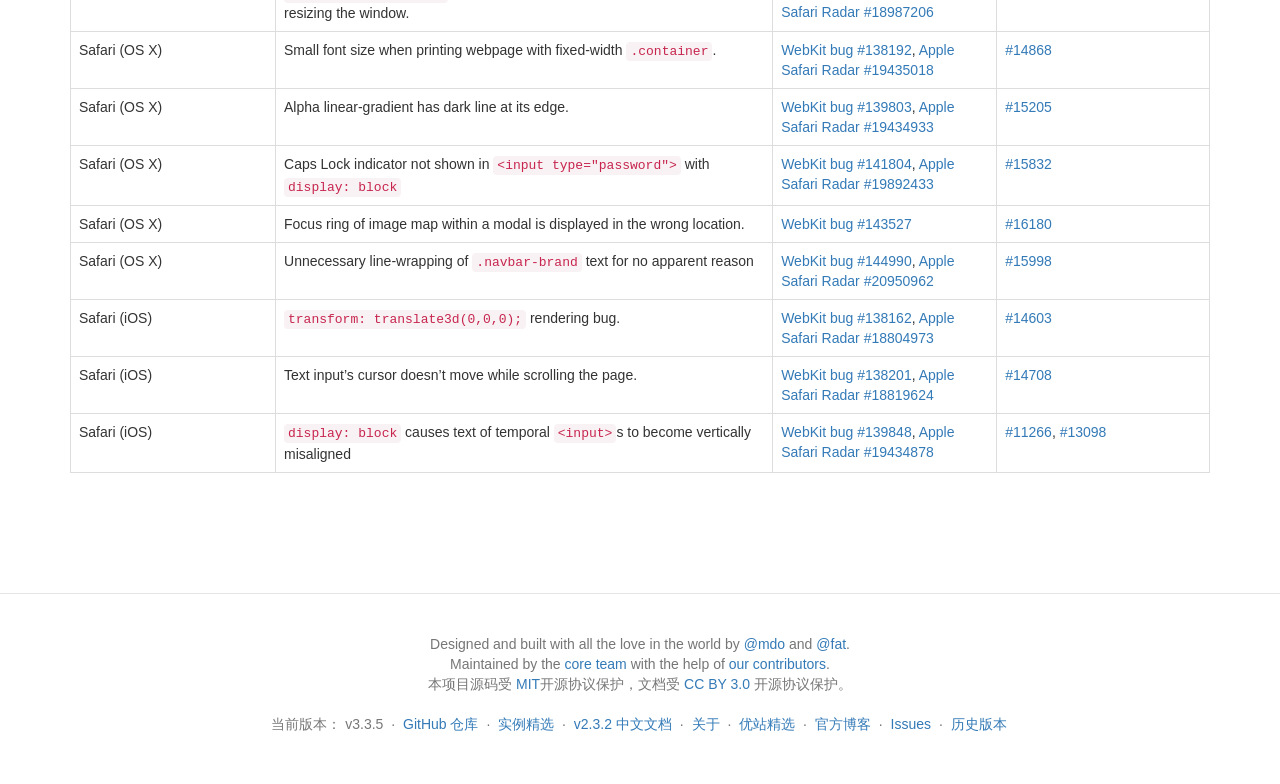
<file: 杂货铺/A1-课程笔记/MWEB/bootcss/v3.bootcss.com/browser-bugs/index.htm>
<!DOCTYPE html>
<html lang="zh-CN">
  <head>
    <!-- Meta, title, CSS, favicons, etc. -->
    <meta charset="utf-8">
<meta http-equiv="X-UA-Compatible" content="IE=edge">
<meta name="viewport" content="width=device-width, initial-scale=1">
<meta name="description" content="Bootstrap - 简洁、直观、强悍、移动设备优先的前端开发框架，让web开发更迅速、简单。">
<meta name="keywords" content="HTML, CSS, JS, JavaScript, framework, bootstrap, front-end, frontend, web development">
<meta name="author" content="Mark Otto, Jacob Thornton, and Bootstrap contributors">
<meta name="author" content="译者：王赛 <wangsai@bootcss.com>">

<title>
  
    Wall of browser bugs &middot; Bootstrap v3 中文文档
  
</title>

<!-- Bootstrap core CSS -->
<link href="../../cdn.bootcss.com/bootstrap/3.3.5/css/bootstrap.min.css" tppabs="http://cdn.bootcss.com/bootstrap/3.3.5/css/bootstrap.min.css" rel="stylesheet">

<link href="../assets/css/patch.css" tppabs="http://v3.bootcss.com/assets/css/patch.css" rel="stylesheet">

<!-- Documentation extras -->

<link href="../assets/css/docs.min.css" tppabs="http://v3.bootcss.com/assets/css/docs.min.css" rel="stylesheet">

<!--[if lt IE 9]><script src="../assets/js/ie8-responsive-file-warning.js" tppabs="http://v3.bootcss.com/assets/js/ie8-responsive-file-warning.js"></script><![endif]-->
<script src="../assets/js/ie-emulation-modes-warning.js" tppabs="http://v3.bootcss.com/assets/js/ie-emulation-modes-warning.js"></script>

<!-- HTML5 shim and Respond.js for IE8 support of HTML5 elements and media queries -->
<!--[if lt IE 9]>
  <script src="../../cdn.bootcss.com/html5shiv/3.7.2/html5shiv.min.js" tppabs="http://cdn.bootcss.com/html5shiv/3.7.2/html5shiv.min.js"></script>
  <script src="../../cdn.bootcss.com/respond.js/1.4.2/respond.min.js" tppabs="http://cdn.bootcss.com/respond.js/1.4.2/respond.min.js"></script>
<![endif]-->

<!-- Favicons -->
<link rel="apple-touch-icon" href="../apple-touch-icon.png" tppabs="http://v3.bootcss.com/apple-touch-icon.png">
<link rel="icon" href="../favicon.ico" tppabs="http://v3.bootcss.com/favicon.ico">
<script>
  var _hmt = _hmt || [];
</script>
  </head>
  <body>
    <a id="skippy" class="sr-only sr-only-focusable" href="#content"><div class="container"><span class="skiplink-text">Skip to main content</span></div></a>

    <!-- Docs master nav -->
    <header class="navbar navbar-static-top bs-docs-nav" id="top" role="banner">
  <div class="container">
    <div class="navbar-header">
      <button class="navbar-toggle collapsed" type="button" data-toggle="collapse" data-target="#bs-navbar" aria-controls="bs-navbar" aria-expanded="false">
        <span class="sr-only">Toggle navigation</span>
        <span class="icon-bar"></span>
        <span class="icon-bar"></span>
        <span class="icon-bar"></span>
      </button>
      <a href="../index.htm" tppabs="http://v3.bootcss.com/" class="navbar-brand">Bootstrap</a>
    </div>
    <nav id="bs-navbar" class="collapse navbar-collapse">
      <ul class="nav navbar-nav">
        <li>
          <a href="../getting-started/index.htm" tppabs="http://v3.bootcss.com/getting-started/" onclick="_hmt.push(['_trackEvent', 'docv3-navbar', 'click', 'V3导航-起步'])">起步</a>
        </li>
        <li>
          <a href="../css/index.htm" tppabs="http://v3.bootcss.com/css/" onclick="_hmt.push(['_trackEvent', 'docv3-navbar', 'click', 'V3导航-全局CSS样式'])">全局 CSS 样式</a>
        </li>
        <li>
          <a href="../components/index.htm" tppabs="http://v3.bootcss.com/components/" onclick="_hmt.push(['_trackEvent', 'docv3-navbar', 'click', 'V3导航-组件'])">组件</a>
        </li>
        <li>
          <a href="../javascript/index.htm" tppabs="http://v3.bootcss.com/javascript/" onclick="_hmt.push(['_trackEvent', 'docv3-navbar', 'click', 'V3导航-JavaScript插件'])">JavaScript 插件</a>
        </li>
        <li>
          <a href="../customize/index.htm" tppabs="http://v3.bootcss.com/customize/" onclick="_hmt.push(['_trackEvent', 'docv3-navbar', 'click', 'V3导航-定制'])">定制</a>
        </li>
        <li><a href="javascript:if(confirm(%27http://expo.bootcss.com/  \n\nThis file was not retrieved by Teleport Ultra, because it is addressed on a domain or path outside the boundaries set for its Starting Address.  \n\nDo you want to open it from the server?%27))window.location=%27http://expo.bootcss.com/%27" tppabs="http://expo.bootcss.com/" onclick="_hmt.push(['_trackEvent', 'docv3-navbar', 'click', 'V3导航-网站实例'])" target="_blank">网站实例</a></li>
      </ul>
      <ul class="nav navbar-nav navbar-right">
        <li><a href="javascript:if(confirm(%27http://www.bootcss.com/  \n\nThis file was not retrieved by Teleport Ultra, because it is addressed on a domain or path outside the boundaries set for its Starting Address.  \n\nDo you want to open it from the server?%27))window.location=%27http://www.bootcss.com/%27" tppabs="http://www.bootcss.com/" onclick="_hmt.push(['_trackEvent', 'docv3-navbar', 'click', 'V3导航-Bootstrap中文网'])" target="_blank">Bootstrap中文网</a></li>
      </ul>
    </nav>
  </div>
</header>


    <!-- Docs page layout -->
    <div class="bs-docs-header" id="content" tabindex="-1">
      <div class="container">
        <h1>Wall of browser bugs</h1>
        <p>A list of the browser bugs that Bootstrap is currently grappling with.</p>
      </div>
    </div>

    <div class="container bs-docs-container">

      <div class="row">
        <div class="col-md-12" role="main">
          <div class="bs-docs-section">
  <h1 id="browser-bugs" class="page-header">Browser bugs</h1>

  <p class="lead">Bootstrap currently works around several outstanding browser bugs in major browsers to deliver the best cross-browser experience possible. Some bugs, like those listed below, cannot be solved by us.</p>
  <p>We publicly list browser bugs that are impacting us here, in the hopes of expediting the process of fixing them. For information on Bootstrap's browser compatibility, <a href="../getting-started/index.htm#support" tppabs="http://v3.bootcss.com/getting-started/#support">see our browser compatibility docs</a>.</p>
  <p>See also: <a href="javascript:if(confirm(%27https://docs.google.com/document/d/1LPaPA30bLUB_publLIMF0RlhdnPx_ePXm7oW02iiT6o  \n\nThis file was not retrieved by Teleport Ultra, because it is addressed on a domain or path outside the boundaries set for its Starting Address.  \n\nDo you want to open it from the server?%27))window.location=%27https://docs.google.com/document/d/1LPaPA30bLUB_publLIMF0RlhdnPx_ePXm7oW02iiT6o%27" tppabs="https://docs.google.com/document/d/1LPaPA30bLUB_publLIMF0RlhdnPx_ePXm7oW02iiT6o">jQuery's browser bug workarounds</a></p>

  <div class="table-responsive">
    <table class="bs-docs-browser-bugs table table-bordered table-hover">
      <thead>
        <tr>
          <th>Browser(s)</th>
          <th>Summary of bug</th>
          <th>Upstream bug(s)</th>
          <th>Bootstrap issue(s)</th>
        </tr>
      </thead>
      <tbody>
        
        <tr>
          <td>Internet Explorer 11
</td>
          <td><p>Hovered element still remains in <code>:hover</code> state after scrolling away.</p>
</td>
          <td><a href="javascript:if(confirm(%27https://connect.microsoft.com/IE/feedback/details/926665  \n\nThis file was not retrieved by Teleport Ultra, because it is addressed on a domain or path outside the boundaries set for its Starting Address.  \n\nDo you want to open it from the server?%27))window.location=%27https://connect.microsoft.com/IE/feedback/details/926665%27" tppabs="https://connect.microsoft.com/IE/feedback/details/926665">IE bug #926665</a>
</td>
          <td><a href="javascript:if(confirm(%27https://github.com/twbs/bootstrap/issues/14211  \n\nThis file was not retrieved by Teleport Ultra, because it is addressed on a domain or path outside the boundaries set for its Starting Address.  \n\nDo you want to open it from the server?%27))window.location=%27https://github.com/twbs/bootstrap/issues/14211%27" tppabs="https://github.com/twbs/bootstrap/issues/14211">#14211</a>
</td>
        </tr>
        
        <tr>
          <td>Internet Explorer 11
</td>
          <td><p>When hovering over a <code>&lt;select&gt;</code> menu item, the cursor for the element underneath the menu is displayed.</p>
</td>
          <td><a href="javascript:if(confirm(%27https://connect.microsoft.com/IE/feedback/details/963961  \n\nThis file was not retrieved by Teleport Ultra, because it is addressed on a domain or path outside the boundaries set for its Starting Address.  \n\nDo you want to open it from the server?%27))window.location=%27https://connect.microsoft.com/IE/feedback/details/963961%27" tppabs="https://connect.microsoft.com/IE/feedback/details/963961">IE bug #963961</a>
</td>
          <td><a href="javascript:if(confirm(%27https://github.com/twbs/bootstrap/issues/14528  \n\nThis file was not retrieved by Teleport Ultra, because it is addressed on a domain or path outside the boundaries set for its Starting Address.  \n\nDo you want to open it from the server?%27))window.location=%27https://github.com/twbs/bootstrap/issues/14528%27" tppabs="https://github.com/twbs/bootstrap/issues/14528">#14528</a>
</td>
        </tr>
        
        <tr>
          <td>Firefox
</td>
          <td><p><code>.table-bordered</code> with an empty <code>&lt;tbody&gt;</code> is missing borders.</p>
</td>
          <td><a href="javascript:if(confirm(%27https://bugzilla.mozilla.org/show_bug.cgi?id=1023761  \n\nThis file was not retrieved by Teleport Ultra, because it is addressed on a domain or path outside the boundaries set for its Starting Address.  \n\nDo you want to open it from the server?%27))window.location=%27https://bugzilla.mozilla.org/show_bug.cgi?id=1023761%27" tppabs="https://bugzilla.mozilla.org/show_bug.cgi?id=1023761">Mozilla bug #1023761</a>
</td>
          <td><a href="javascript:if(confirm(%27https://github.com/twbs/bootstrap/issues/13453  \n\nThis file was not retrieved by Teleport Ultra, because it is addressed on a domain or path outside the boundaries set for its Starting Address.  \n\nDo you want to open it from the server?%27))window.location=%27https://github.com/twbs/bootstrap/issues/13453%27" tppabs="https://github.com/twbs/bootstrap/issues/13453">#13453</a>
</td>
        </tr>
        
        <tr>
          <td>Firefox
</td>
          <td><p><code>max-width: 100%;</code> doesn’t work inside tables.</p>
</td>
          <td><a href="javascript:if(confirm(%27https://bugzilla.mozilla.org/show_bug.cgi?id=975632  \n\nThis file was not retrieved by Teleport Ultra, because it is addressed on a domain or path outside the boundaries set for its Starting Address.  \n\nDo you want to open it from the server?%27))window.location=%27https://bugzilla.mozilla.org/show_bug.cgi?id=975632%27" tppabs="https://bugzilla.mozilla.org/show_bug.cgi?id=975632">Mozilla bug #975632</a>
</td>
          <td><a href="javascript:if(confirm(%27https://github.com/twbs/bootstrap/issues/10690  \n\nThis file was not retrieved by Teleport Ultra, because it is addressed on a domain or path outside the boundaries set for its Starting Address.  \n\nDo you want to open it from the server?%27))window.location=%27https://github.com/twbs/bootstrap/issues/10690%27" tppabs="https://github.com/twbs/bootstrap/issues/10690">#10690</a>
</td>
        </tr>
        
        <tr>
          <td>Firefox (Windows)
</td>
          <td><p>Java applets that are descendants of elements with forced hardware acceleration using <code>translate3d(0,0,0)</code> are invisible.</p>
</td>
          <td><a href="javascript:if(confirm(%27https://bugzilla.mozilla.org/show_bug.cgi?id=1048279  \n\nThis file was not retrieved by Teleport Ultra, because it is addressed on a domain or path outside the boundaries set for its Starting Address.  \n\nDo you want to open it from the server?%27))window.location=%27https://bugzilla.mozilla.org/show_bug.cgi?id=1048279%27" tppabs="https://bugzilla.mozilla.org/show_bug.cgi?id=1048279">Mozilla bug #1048279</a>
</td>
          <td><a href="javascript:if(confirm(%27https://github.com/twbs/bootstrap/issues/14124  \n\nThis file was not retrieved by Teleport Ultra, because it is addressed on a domain or path outside the boundaries set for its Starting Address.  \n\nDo you want to open it from the server?%27))window.location=%27https://github.com/twbs/bootstrap/issues/14124%27" tppabs="https://github.com/twbs/bootstrap/issues/14124">#14124</a>
</td>
        </tr>
        
        <tr>
          <td>Firefox
</td>
          <td><p>Button elements with <code>width: 100%</code> become cropped in long tables.</p>
</td>
          <td><a href="javascript:if(confirm(%27https://bugzilla.mozilla.org/show_bug.cgi?id=1060131  \n\nThis file was not retrieved by Teleport Ultra, because it is addressed on a domain or path outside the boundaries set for its Starting Address.  \n\nDo you want to open it from the server?%27))window.location=%27https://bugzilla.mozilla.org/show_bug.cgi?id=1060131%27" tppabs="https://bugzilla.mozilla.org/show_bug.cgi?id=1060131">Mozilla bug #1060131</a>
</td>
          <td><a href="javascript:if(confirm(%27https://github.com/twbs/bootstrap/issues/14320  \n\nThis file was not retrieved by Teleport Ultra, because it is addressed on a domain or path outside the boundaries set for its Starting Address.  \n\nDo you want to open it from the server?%27))window.location=%27https://github.com/twbs/bootstrap/issues/14320%27" tppabs="https://github.com/twbs/bootstrap/issues/14320">#14320</a>
</td>
        </tr>
        
        <tr>
          <td>Firefox
</td>
          <td><p>If the disabled state of a form control is changed via JavaScript, the normal state doesn’t return after refreshing the page.</p>
</td>
          <td><a href="javascript:if(confirm(%27https://bugzilla.mozilla.org/show_bug.cgi?id=654072  \n\nThis file was not retrieved by Teleport Ultra, because it is addressed on a domain or path outside the boundaries set for its Starting Address.  \n\nDo you want to open it from the server?%27))window.location=%27https://bugzilla.mozilla.org/show_bug.cgi?id=654072%27" tppabs="https://bugzilla.mozilla.org/show_bug.cgi?id=654072">Mozilla bug #654072</a>
</td>
          <td><a href="javascript:if(confirm(%27https://github.com/twbs/bootstrap/issues/793  \n\nThis file was not retrieved by Teleport Ultra, because it is addressed on a domain or path outside the boundaries set for its Starting Address.  \n\nDo you want to open it from the server?%27))window.location=%27https://github.com/twbs/bootstrap/issues/793%27" tppabs="https://github.com/twbs/bootstrap/issues/793">#793</a>
</td>
        </tr>
        
        <tr>
          <td>Chrome (OS X)
</td>
          <td><p>Clicking above <code>&lt;input type="number"&gt;</code> increment button flashes the decrement button.</p>
</td>
          <td><a href="javascript:if(confirm(%27https://code.google.com/p/chromium/issues/detail?id=419108  \n\nThis file was not retrieved by Teleport Ultra, because it is addressed on a domain or path outside the boundaries set for its Starting Address.  \n\nDo you want to open it from the server?%27))window.location=%27https://code.google.com/p/chromium/issues/detail?id=419108%27" tppabs="https://code.google.com/p/chromium/issues/detail?id=419108">Chromium issue #419108</a>
</td>
          <td>Offshoot of <a href="javascript:if(confirm(%27https://github.com/twbs/bootstrap/issues/8350  \n\nThis file was not retrieved by Teleport Ultra, because it is addressed on a domain or path outside the boundaries set for its Starting Address.  \n\nDo you want to open it from the server?%27))window.location=%27https://github.com/twbs/bootstrap/issues/8350%27" tppabs="https://github.com/twbs/bootstrap/issues/8350">#8350</a> & <a href="javascript:if(confirm(%27https://code.google.com/p/chromium/issues/detail?id=337668  \n\nThis file was not retrieved by Teleport Ultra, because it is addressed on a domain or path outside the boundaries set for its Starting Address.  \n\nDo you want to open it from the server?%27))window.location=%27https://code.google.com/p/chromium/issues/detail?id=337668%27" tppabs="https://code.google.com/p/chromium/issues/detail?id=337668">Chromium issue #337668</a>
</td>
        </tr>
        
        <tr>
          <td>Chrome (OS X)
</td>
          <td><p>Caps Lock indicator not shown in <code>&lt;input type="password"&gt;</code> with <code>display: block</code></p>
</td>
          <td><a href="javascript:if(confirm(%27https://code.google.com/p/chromium/issues/detail?id=460200  \n\nThis file was not retrieved by Teleport Ultra, because it is addressed on a domain or path outside the boundaries set for its Starting Address.  \n\nDo you want to open it from the server?%27))window.location=%27https://code.google.com/p/chromium/issues/detail?id=460200%27" tppabs="https://code.google.com/p/chromium/issues/detail?id=460200">Chromium issue #460200</a>
</td>
          <td><a href="javascript:if(confirm(%27https://github.com/twbs/bootstrap/issues/15832  \n\nThis file was not retrieved by Teleport Ultra, because it is addressed on a domain or path outside the boundaries set for its Starting Address.  \n\nDo you want to open it from the server?%27))window.location=%27https://github.com/twbs/bootstrap/issues/15832%27" tppabs="https://github.com/twbs/bootstrap/issues/15832">#15832</a>
</td>
        </tr>
        
        <tr>
          <td>Chrome
</td>
          <td><p>Focus ring of image map within a modal is displayed in the wrong location.</p>
</td>
          <td><a href="javascript:if(confirm(%27https://code.google.com/p/chromium/issues/detail?id=475128  \n\nThis file was not retrieved by Teleport Ultra, because it is addressed on a domain or path outside the boundaries set for its Starting Address.  \n\nDo you want to open it from the server?%27))window.location=%27https://code.google.com/p/chromium/issues/detail?id=475128%27" tppabs="https://code.google.com/p/chromium/issues/detail?id=475128">Chromium issue #475128</a>
</td>
          <td><a href="javascript:if(confirm(%27https://github.com/twbs/bootstrap/issues/16180  \n\nThis file was not retrieved by Teleport Ultra, because it is addressed on a domain or path outside the boundaries set for its Starting Address.  \n\nDo you want to open it from the server?%27))window.location=%27https://github.com/twbs/bootstrap/issues/16180%27" tppabs="https://github.com/twbs/bootstrap/issues/16180">#16180</a>
</td>
        </tr>
        
        <tr>
          <td>Chrome
</td>
          <td><p><code>display: table;</code> within <code>display: block;</code> forces sibling content to new line.</p>
</td>
          <td><a href="javascript:if(confirm(%27https://code.google.com/p/chromium/issues/detail?id=309483  \n\nThis file was not retrieved by Teleport Ultra, because it is addressed on a domain or path outside the boundaries set for its Starting Address.  \n\nDo you want to open it from the server?%27))window.location=%27https://code.google.com/p/chromium/issues/detail?id=309483%27" tppabs="https://code.google.com/p/chromium/issues/detail?id=309483">Chromium issue #309483</a>
</td>
          <td><a href="javascript:if(confirm(%27https://github.com/twbs/bootstrap/issues/9950  \n\nThis file was not retrieved by Teleport Ultra, because it is addressed on a domain or path outside the boundaries set for its Starting Address.  \n\nDo you want to open it from the server?%27))window.location=%27https://github.com/twbs/bootstrap/issues/9950%27" tppabs="https://github.com/twbs/bootstrap/issues/9950">#9950</a>
</td>
        </tr>
        
        <tr>
          <td>Chrome
</td>
          <td><p>Incorrect viewport size used for media queries when printing.</p>
</td>
          <td><a href="javascript:if(confirm(%27https://code.google.com/p/chromium/issues/detail?id=273306  \n\nThis file was not retrieved by Teleport Ultra, because it is addressed on a domain or path outside the boundaries set for its Starting Address.  \n\nDo you want to open it from the server?%27))window.location=%27https://code.google.com/p/chromium/issues/detail?id=273306%27" tppabs="https://code.google.com/p/chromium/issues/detail?id=273306">Chromium issue #273306</a>
</td>
          <td><a href="javascript:if(confirm(%27https://github.com/twbs/bootstrap/issues/12078  \n\nThis file was not retrieved by Teleport Ultra, because it is addressed on a domain or path outside the boundaries set for its Starting Address.  \n\nDo you want to open it from the server?%27))window.location=%27https://github.com/twbs/bootstrap/issues/12078%27" tppabs="https://github.com/twbs/bootstrap/issues/12078">#12078</a>
</td>
        </tr>
        
        <tr>
          <td>Chrome
</td>
          <td><p>CSS infinite linear animation with alpha transparency leaks memory.</p>
</td>
          <td><a href="javascript:if(confirm(%27https://code.google.com/p/chromium/issues/detail?id=429375  \n\nThis file was not retrieved by Teleport Ultra, because it is addressed on a domain or path outside the boundaries set for its Starting Address.  \n\nDo you want to open it from the server?%27))window.location=%27https://code.google.com/p/chromium/issues/detail?id=429375%27" tppabs="https://code.google.com/p/chromium/issues/detail?id=429375">Chromium issue #429375</a>
</td>
          <td><a href="javascript:if(confirm(%27https://github.com/twbs/bootstrap/issues/14409  \n\nThis file was not retrieved by Teleport Ultra, because it is addressed on a domain or path outside the boundaries set for its Starting Address.  \n\nDo you want to open it from the server?%27))window.location=%27https://github.com/twbs/bootstrap/issues/14409%27" tppabs="https://github.com/twbs/bootstrap/issues/14409">#14409</a>
</td>
        </tr>
        
        <tr>
          <td>Chrome
</td>
          <td><p><code>:focus</code> <code>outline</code> style causes cursor to not be displayed when toggling a <code>readonly</code> <code>&lt;input&gt;</code> to read-write.</p>
</td>
          <td><a href="javascript:if(confirm(%27https://code.google.com/p/chromium/issues/detail?id=465274  \n\nThis file was not retrieved by Teleport Ultra, because it is addressed on a domain or path outside the boundaries set for its Starting Address.  \n\nDo you want to open it from the server?%27))window.location=%27https://code.google.com/p/chromium/issues/detail?id=465274%27" tppabs="https://code.google.com/p/chromium/issues/detail?id=465274">Chromium issue #465274</a>
</td>
          <td><a href="javascript:if(confirm(%27https://github.com/twbs/bootstrap/issues/16022  \n\nThis file was not retrieved by Teleport Ultra, because it is addressed on a domain or path outside the boundaries set for its Starting Address.  \n\nDo you want to open it from the server?%27))window.location=%27https://github.com/twbs/bootstrap/issues/16022%27" tppabs="https://github.com/twbs/bootstrap/issues/16022">#16022</a>
</td>
        </tr>
        
        <tr>
          <td>Chrome
</td>
          <td><p><code>width: 1%</code> on nested table cell causes its table to hog horizontal space.</p>
</td>
          <td><a href="javascript:if(confirm(%27https://code.google.com/p/chromium/issues/detail?id=427994  \n\nThis file was not retrieved by Teleport Ultra, because it is addressed on a domain or path outside the boundaries set for its Starting Address.  \n\nDo you want to open it from the server?%27))window.location=%27https://code.google.com/p/chromium/issues/detail?id=427994%27" tppabs="https://code.google.com/p/chromium/issues/detail?id=427994">Chromium issue #427994</a>
</td>
          <td><a href="javascript:if(confirm(%27https://github.com/twbs/bootstrap/issues/16372  \n\nThis file was not retrieved by Teleport Ultra, because it is addressed on a domain or path outside the boundaries set for its Starting Address.  \n\nDo you want to open it from the server?%27))window.location=%27https://github.com/twbs/bootstrap/issues/16372%27" tppabs="https://github.com/twbs/bootstrap/issues/16372">#16372</a>
</td>
        </tr>
        
        <tr>
          <td>Chrome (Windows & Linux)
</td>
          <td><p>Animation glitch when returning to inactive tab after animations occurred while tab was hidden.</p>
</td>
          <td><a href="javascript:if(confirm(%27https://code.google.com/p/chromium/issues/detail?id=449180  \n\nThis file was not retrieved by Teleport Ultra, because it is addressed on a domain or path outside the boundaries set for its Starting Address.  \n\nDo you want to open it from the server?%27))window.location=%27https://code.google.com/p/chromium/issues/detail?id=449180%27" tppabs="https://code.google.com/p/chromium/issues/detail?id=449180">Chromium issue #449180</a>
</td>
          <td><a href="javascript:if(confirm(%27https://github.com/twbs/bootstrap/issues/15298  \n\nThis file was not retrieved by Teleport Ultra, because it is addressed on a domain or path outside the boundaries set for its Starting Address.  \n\nDo you want to open it from the server?%27))window.location=%27https://github.com/twbs/bootstrap/issues/15298%27" tppabs="https://github.com/twbs/bootstrap/issues/15298">#15298</a>
</td>
        </tr>
        
        <tr>
          <td>Safari
</td>
          <td><p><code>width: 1%</code> on nested table cell causes its table to hog horizontal space.</p>
</td>
          <td><a href="javascript:if(confirm(%27https://bugs.webkit.org/show_bug.cgi?id=144696  \n\nThis file was not retrieved by Teleport Ultra, because it is addressed on a domain or path outside the boundaries set for its Starting Address.  \n\nDo you want to open it from the server?%27))window.location=%27https://bugs.webkit.org/show_bug.cgi?id=144696%27" tppabs="https://bugs.webkit.org/show_bug.cgi?id=144696">WebKit bug #144696</a>, <a href="javascript:if(confirm(%27https://openradar.appspot.com/20839572  \n\nThis file was not retrieved by Teleport Ultra, because it is addressed on a domain or path outside the boundaries set for its Starting Address.  \n\nDo you want to open it from the server?%27))window.location=%27https://openradar.appspot.com/20839572%27" tppabs="https://openradar.appspot.com/20839572">Apple Safari Radar #20839572</a>
</td>
          <td><a href="javascript:if(confirm(%27https://github.com/twbs/bootstrap/issues/16372  \n\nThis file was not retrieved by Teleport Ultra, because it is addressed on a domain or path outside the boundaries set for its Starting Address.  \n\nDo you want to open it from the server?%27))window.location=%27https://github.com/twbs/bootstrap/issues/16372%27" tppabs="https://github.com/twbs/bootstrap/issues/16372">#16372</a>
</td>
        </tr>
        
        <tr>
          <td>Safari (OS X)
</td>
          <td><p>Scrollbar clipped in <code>select[multiple]</code> with padding.</p>
</td>
          <td><a href="javascript:if(confirm(%27https://bugs.webkit.org/show_bug.cgi?id=128489  \n\nThis file was not retrieved by Teleport Ultra, because it is addressed on a domain or path outside the boundaries set for its Starting Address.  \n\nDo you want to open it from the server?%27))window.location=%27https://bugs.webkit.org/show_bug.cgi?id=128489%27" tppabs="https://bugs.webkit.org/show_bug.cgi?id=128489">WebKit bug #128489</a>, <a href="javascript:if(confirm(%27https://openradar.appspot.com/19208483  \n\nThis file was not retrieved by Teleport Ultra, because it is addressed on a domain or path outside the boundaries set for its Starting Address.  \n\nDo you want to open it from the server?%27))window.location=%27https://openradar.appspot.com/19208483%27" tppabs="https://openradar.appspot.com/19208483">Apple Safari Radar #19208483</a>
</td>
          <td><a href="javascript:if(confirm(%27https://github.com/twbs/bootstrap/issues/12536  \n\nThis file was not retrieved by Teleport Ultra, because it is addressed on a domain or path outside the boundaries set for its Starting Address.  \n\nDo you want to open it from the server?%27))window.location=%27https://github.com/twbs/bootstrap/issues/12536%27" tppabs="https://github.com/twbs/bootstrap/issues/12536">#12536</a>
</td>
        </tr>
        
        <tr>
          <td>Safari (OS X)
</td>
          <td><p>Weird button behavior with some <code>&lt;input type="number"&gt;</code> elements.</p>
</td>
          <td><a href="javascript:if(confirm(%27https://bugs.webkit.org/show_bug.cgi?id=137269  \n\nThis file was not retrieved by Teleport Ultra, because it is addressed on a domain or path outside the boundaries set for its Starting Address.  \n\nDo you want to open it from the server?%27))window.location=%27https://bugs.webkit.org/show_bug.cgi?id=137269%27" tppabs="https://bugs.webkit.org/show_bug.cgi?id=137269">WebKit bug #137269</a>, <a href="javascript:if(confirm(%27https://openradar.appspot.com/18834768  \n\nThis file was not retrieved by Teleport Ultra, because it is addressed on a domain or path outside the boundaries set for its Starting Address.  \n\nDo you want to open it from the server?%27))window.location=%27https://openradar.appspot.com/18834768%27" tppabs="https://openradar.appspot.com/18834768">Apple Safari Radar #18834768</a>
</td>
          <td><a href="javascript:if(confirm(%27https://github.com/twbs/bootstrap/issues/8350  \n\nThis file was not retrieved by Teleport Ultra, because it is addressed on a domain or path outside the boundaries set for its Starting Address.  \n\nDo you want to open it from the server?%27))window.location=%27https://github.com/twbs/bootstrap/issues/8350%27" tppabs="https://github.com/twbs/bootstrap/issues/8350">#8350</a>, <a href="javascript:if(confirm(%27https://github.com/necolas/normalize.css/issues/283  \n\nThis file was not retrieved by Teleport Ultra, because it is addressed on a domain or path outside the boundaries set for its Starting Address.  \n\nDo you want to open it from the server?%27))window.location=%27https://github.com/necolas/normalize.css/issues/283%27" tppabs="https://github.com/necolas/normalize.css/issues/283">Normalize #283</a>, <a href="javascript:if(confirm(%27https://code.google.com/p/chromium/issues/detail?id=337668  \n\nThis file was not retrieved by Teleport Ultra, because it is addressed on a domain or path outside the boundaries set for its Starting Address.  \n\nDo you want to open it from the server?%27))window.location=%27https://code.google.com/p/chromium/issues/detail?id=337668%27" tppabs="https://code.google.com/p/chromium/issues/detail?id=337668">Chromium issue #337668</a>
</td>
        </tr>
        
        <tr>
          <td>Safari (OS X)
</td>
          <td><p><code>display: table-cell;</code> within media query renders incorrectly when resizing the window.</p>
</td>
          <td><a href="javascript:if(confirm(%27https://bugs.webkit.org/show_bug.cgi?id=138167  \n\nThis file was not retrieved by Teleport Ultra, because it is addressed on a domain or path outside the boundaries set for its Starting Address.  \n\nDo you want to open it from the server?%27))window.location=%27https://bugs.webkit.org/show_bug.cgi?id=138167%27" tppabs="https://bugs.webkit.org/show_bug.cgi?id=138167">WebKit bug #138167</a>, <a href="javascript:if(confirm(%27https://openradar.appspot.com/18987206  \n\nThis file was not retrieved by Teleport Ultra, because it is addressed on a domain or path outside the boundaries set for its Starting Address.  \n\nDo you want to open it from the server?%27))window.location=%27https://openradar.appspot.com/18987206%27" tppabs="https://openradar.appspot.com/18987206">Apple Safari Radar #18987206</a>
</td>
          <td><a href="javascript:if(confirm(%27https://github.com/twbs/bootstrap/issues/9774  \n\nThis file was not retrieved by Teleport Ultra, because it is addressed on a domain or path outside the boundaries set for its Starting Address.  \n\nDo you want to open it from the server?%27))window.location=%27https://github.com/twbs/bootstrap/issues/9774%27" tppabs="https://github.com/twbs/bootstrap/issues/9774">#9774</a>
</td>
        </tr>
        
        <tr>
          <td>Safari (OS X)
</td>
          <td><p>Small font size when printing webpage with fixed-width <code>.container</code>.</p>
</td>
          <td><a href="javascript:if(confirm(%27https://bugs.webkit.org/show_bug.cgi?id=138192  \n\nThis file was not retrieved by Teleport Ultra, because it is addressed on a domain or path outside the boundaries set for its Starting Address.  \n\nDo you want to open it from the server?%27))window.location=%27https://bugs.webkit.org/show_bug.cgi?id=138192%27" tppabs="https://bugs.webkit.org/show_bug.cgi?id=138192">WebKit bug #138192</a>, <a href="javascript:if(confirm(%27https://openradar.appspot.com/19435018  \n\nThis file was not retrieved by Teleport Ultra, because it is addressed on a domain or path outside the boundaries set for its Starting Address.  \n\nDo you want to open it from the server?%27))window.location=%27https://openradar.appspot.com/19435018%27" tppabs="https://openradar.appspot.com/19435018">Apple Safari Radar #19435018</a>
</td>
          <td><a href="javascript:if(confirm(%27https://github.com/twbs/bootstrap/issues/14868  \n\nThis file was not retrieved by Teleport Ultra, because it is addressed on a domain or path outside the boundaries set for its Starting Address.  \n\nDo you want to open it from the server?%27))window.location=%27https://github.com/twbs/bootstrap/issues/14868%27" tppabs="https://github.com/twbs/bootstrap/issues/14868">#14868</a>
</td>
        </tr>
        
        <tr>
          <td>Safari (OS X)
</td>
          <td><p>Alpha linear-gradient has dark line at its edge.</p>
</td>
          <td><a href="javascript:if(confirm(%27https://bugs.webkit.org/show_bug.cgi?id=139803  \n\nThis file was not retrieved by Teleport Ultra, because it is addressed on a domain or path outside the boundaries set for its Starting Address.  \n\nDo you want to open it from the server?%27))window.location=%27https://bugs.webkit.org/show_bug.cgi?id=139803%27" tppabs="https://bugs.webkit.org/show_bug.cgi?id=139803">WebKit bug #139803</a>, <a href="javascript:if(confirm(%27https://openradar.appspot.com/19434933  \n\nThis file was not retrieved by Teleport Ultra, because it is addressed on a domain or path outside the boundaries set for its Starting Address.  \n\nDo you want to open it from the server?%27))window.location=%27https://openradar.appspot.com/19434933%27" tppabs="https://openradar.appspot.com/19434933">Apple Safari Radar #19434933</a>
</td>
          <td><a href="javascript:if(confirm(%27https://github.com/twbs/bootstrap/issues/15205  \n\nThis file was not retrieved by Teleport Ultra, because it is addressed on a domain or path outside the boundaries set for its Starting Address.  \n\nDo you want to open it from the server?%27))window.location=%27https://github.com/twbs/bootstrap/issues/15205%27" tppabs="https://github.com/twbs/bootstrap/issues/15205">#15205</a>
</td>
        </tr>
        
        <tr>
          <td>Safari (OS X)
</td>
          <td><p>Caps Lock indicator not shown in <code>&lt;input type="password"&gt;</code> with <code>display: block</code></p>
</td>
          <td><a href="javascript:if(confirm(%27https://bugs.webkit.org/show_bug.cgi?id=141804  \n\nThis file was not retrieved by Teleport Ultra, because it is addressed on a domain or path outside the boundaries set for its Starting Address.  \n\nDo you want to open it from the server?%27))window.location=%27https://bugs.webkit.org/show_bug.cgi?id=141804%27" tppabs="https://bugs.webkit.org/show_bug.cgi?id=141804">WebKit bug #141804</a>, <a href="javascript:if(confirm(%27https://openradar.appspot.com/19892433  \n\nThis file was not retrieved by Teleport Ultra, because it is addressed on a domain or path outside the boundaries set for its Starting Address.  \n\nDo you want to open it from the server?%27))window.location=%27https://openradar.appspot.com/19892433%27" tppabs="https://openradar.appspot.com/19892433">Apple Safari Radar #19892433</a>
</td>
          <td><a href="javascript:if(confirm(%27https://github.com/twbs/bootstrap/issues/15832  \n\nThis file was not retrieved by Teleport Ultra, because it is addressed on a domain or path outside the boundaries set for its Starting Address.  \n\nDo you want to open it from the server?%27))window.location=%27https://github.com/twbs/bootstrap/issues/15832%27" tppabs="https://github.com/twbs/bootstrap/issues/15832">#15832</a>
</td>
        </tr>
        
        <tr>
          <td>Safari (OS X)
</td>
          <td><p>Focus ring of image map within a modal is displayed in the wrong location.</p>
</td>
          <td><a href="javascript:if(confirm(%27https://bugs.webkit.org/show_bug.cgi?id=143527  \n\nThis file was not retrieved by Teleport Ultra, because it is addressed on a domain or path outside the boundaries set for its Starting Address.  \n\nDo you want to open it from the server?%27))window.location=%27https://bugs.webkit.org/show_bug.cgi?id=143527%27" tppabs="https://bugs.webkit.org/show_bug.cgi?id=143527">WebKit bug #143527</a>
</td>
          <td><a href="javascript:if(confirm(%27https://github.com/twbs/bootstrap/issues/16180  \n\nThis file was not retrieved by Teleport Ultra, because it is addressed on a domain or path outside the boundaries set for its Starting Address.  \n\nDo you want to open it from the server?%27))window.location=%27https://github.com/twbs/bootstrap/issues/16180%27" tppabs="https://github.com/twbs/bootstrap/issues/16180">#16180</a>
</td>
        </tr>
        
        <tr>
          <td>Safari (OS X)
</td>
          <td><p>Unnecessary line-wrapping of <code>.navbar-brand</code> text for no apparent reason</p>
</td>
          <td><a href="javascript:if(confirm(%27https://bugs.webkit.org/show_bug.cgi?id=144990  \n\nThis file was not retrieved by Teleport Ultra, because it is addressed on a domain or path outside the boundaries set for its Starting Address.  \n\nDo you want to open it from the server?%27))window.location=%27https://bugs.webkit.org/show_bug.cgi?id=144990%27" tppabs="https://bugs.webkit.org/show_bug.cgi?id=144990">WebKit bug #144990</a>, <a href="javascript:if(confirm(%27https://openradar.appspot.com/20950962  \n\nThis file was not retrieved by Teleport Ultra, because it is addressed on a domain or path outside the boundaries set for its Starting Address.  \n\nDo you want to open it from the server?%27))window.location=%27https://openradar.appspot.com/20950962%27" tppabs="https://openradar.appspot.com/20950962">Apple Safari Radar #20950962</a>
</td>
          <td><a href="javascript:if(confirm(%27https://github.com/twbs/bootstrap/issues/15998  \n\nThis file was not retrieved by Teleport Ultra, because it is addressed on a domain or path outside the boundaries set for its Starting Address.  \n\nDo you want to open it from the server?%27))window.location=%27https://github.com/twbs/bootstrap/issues/15998%27" tppabs="https://github.com/twbs/bootstrap/issues/15998">#15998</a>
</td>
        </tr>
        
        <tr>
          <td>Safari (iOS)
</td>
          <td><p><code>transform: translate3d(0,0,0);</code> rendering bug.</p>
</td>
          <td><a href="javascript:if(confirm(%27https://bugs.webkit.org/show_bug.cgi?id=138162  \n\nThis file was not retrieved by Teleport Ultra, because it is addressed on a domain or path outside the boundaries set for its Starting Address.  \n\nDo you want to open it from the server?%27))window.location=%27https://bugs.webkit.org/show_bug.cgi?id=138162%27" tppabs="https://bugs.webkit.org/show_bug.cgi?id=138162">WebKit bug #138162</a>, <a href="javascript:if(confirm(%27https://openradar.appspot.com/18804973  \n\nThis file was not retrieved by Teleport Ultra, because it is addressed on a domain or path outside the boundaries set for its Starting Address.  \n\nDo you want to open it from the server?%27))window.location=%27https://openradar.appspot.com/18804973%27" tppabs="https://openradar.appspot.com/18804973">Apple Safari Radar #18804973</a>
</td>
          <td><a href="javascript:if(confirm(%27https://github.com/twbs/bootstrap/issues/14603  \n\nThis file was not retrieved by Teleport Ultra, because it is addressed on a domain or path outside the boundaries set for its Starting Address.  \n\nDo you want to open it from the server?%27))window.location=%27https://github.com/twbs/bootstrap/issues/14603%27" tppabs="https://github.com/twbs/bootstrap/issues/14603">#14603</a>
</td>
        </tr>
        
        <tr>
          <td>Safari (iOS)
</td>
          <td><p>Text input’s cursor doesn’t move while scrolling the page.</p>
</td>
          <td><a href="javascript:if(confirm(%27https://bugs.webkit.org/show_bug.cgi?id=138201  \n\nThis file was not retrieved by Teleport Ultra, because it is addressed on a domain or path outside the boundaries set for its Starting Address.  \n\nDo you want to open it from the server?%27))window.location=%27https://bugs.webkit.org/show_bug.cgi?id=138201%27" tppabs="https://bugs.webkit.org/show_bug.cgi?id=138201">WebKit bug #138201</a>, <a href="javascript:if(confirm(%27https://openradar.appspot.com/18819624  \n\nThis file was not retrieved by Teleport Ultra, because it is addressed on a domain or path outside the boundaries set for its Starting Address.  \n\nDo you want to open it from the server?%27))window.location=%27https://openradar.appspot.com/18819624%27" tppabs="https://openradar.appspot.com/18819624">Apple Safari Radar #18819624</a>
</td>
          <td><a href="javascript:if(confirm(%27https://github.com/twbs/bootstrap/issues/14708  \n\nThis file was not retrieved by Teleport Ultra, because it is addressed on a domain or path outside the boundaries set for its Starting Address.  \n\nDo you want to open it from the server?%27))window.location=%27https://github.com/twbs/bootstrap/issues/14708%27" tppabs="https://github.com/twbs/bootstrap/issues/14708">#14708</a>
</td>
        </tr>
        
        <tr>
          <td>Safari (iOS)
</td>
          <td><p><code>display: block</code> causes text of temporal <code>&lt;input&gt;</code>s to become vertically misaligned</p>
</td>
          <td><a href="javascript:if(confirm(%27https://bugs.webkit.org/show_bug.cgi?id=139848  \n\nThis file was not retrieved by Teleport Ultra, because it is addressed on a domain or path outside the boundaries set for its Starting Address.  \n\nDo you want to open it from the server?%27))window.location=%27https://bugs.webkit.org/show_bug.cgi?id=139848%27" tppabs="https://bugs.webkit.org/show_bug.cgi?id=139848">WebKit bug #139848</a>, <a href="javascript:if(confirm(%27https://openradar.appspot.com/19434878  \n\nThis file was not retrieved by Teleport Ultra, because it is addressed on a domain or path outside the boundaries set for its Starting Address.  \n\nDo you want to open it from the server?%27))window.location=%27https://openradar.appspot.com/19434878%27" tppabs="https://openradar.appspot.com/19434878">Apple Safari Radar #19434878</a>
</td>
          <td><a href="javascript:if(confirm(%27https://github.com/twbs/bootstrap/issues/11266  \n\nThis file was not retrieved by Teleport Ultra, because it is addressed on a domain or path outside the boundaries set for its Starting Address.  \n\nDo you want to open it from the server?%27))window.location=%27https://github.com/twbs/bootstrap/issues/11266%27" tppabs="https://github.com/twbs/bootstrap/issues/11266">#11266</a>, <a href="javascript:if(confirm(%27https://github.com/twbs/bootstrap/issues/13098  \n\nThis file was not retrieved by Teleport Ultra, because it is addressed on a domain or path outside the boundaries set for its Starting Address.  \n\nDo you want to open it from the server?%27))window.location=%27https://github.com/twbs/bootstrap/issues/13098%27" tppabs="https://github.com/twbs/bootstrap/issues/13098">#13098</a>
</td>
        </tr>
        
      </tbody>
    </table>
  </div>
</div>

        </div>
        
      </div>
    </div>

    <!-- Footer
================================================== -->
<footer class="bs-docs-footer" role="contentinfo">
  <div class="container">

    <p>Designed and built with all the love in the world by <a href="javascript:if(confirm(%27https://twitter.com/mdo  \n\nThis file was not retrieved by Teleport Ultra, because it is addressed on a domain or path outside the boundaries set for its Starting Address.  \n\nDo you want to open it from the server?%27))window.location=%27https://twitter.com/mdo%27" tppabs="https://twitter.com/mdo" target="_blank">@mdo</a> and <a href="javascript:if(confirm(%27https://twitter.com/fat  \n\nThis file was not retrieved by Teleport Ultra, because it is addressed on a domain or path outside the boundaries set for its Starting Address.  \n\nDo you want to open it from the server?%27))window.location=%27https://twitter.com/fat%27" tppabs="https://twitter.com/fat" target="_blank">@fat</a>.</p>
    <p>Maintained by the <a href="javascript:if(confirm(%27https://github.com/orgs/twbs/people  \n\nThis file was not retrieved by Teleport Ultra, because it is addressed on a domain or path outside the boundaries set for its Starting Address.  \n\nDo you want to open it from the server?%27))window.location=%27https://github.com/orgs/twbs/people%27" tppabs="https://github.com/orgs/twbs/people">core team</a> with the help of <a href="javascript:if(confirm(%27https://github.com/twbs/bootstrap/graphs/contributors  \n\nThis file was not retrieved by Teleport Ultra, because it is addressed on a domain or path outside the boundaries set for its Starting Address.  \n\nDo you want to open it from the server?%27))window.location=%27https://github.com/twbs/bootstrap/graphs/contributors%27" tppabs="https://github.com/twbs/bootstrap/graphs/contributors">our contributors</a>.</p>
    <p>本项目源码受 <a rel="license" href="javascript:if(confirm(%27https://github.com/twbs/bootstrap/blob/master/LICENSE  \n\nThis file was not retrieved by Teleport Ultra, because it is addressed on a domain or path outside the boundaries set for its Starting Address.  \n\nDo you want to open it from the server?%27))window.location=%27https://github.com/twbs/bootstrap/blob/master/LICENSE%27" tppabs="https://github.com/twbs/bootstrap/blob/master/LICENSE" target="_blank">MIT</a>开源协议保护，文档受 <a rel="license" href="javascript:if(confirm(%27https://creativecommons.org/licenses/by/3.0/  \n\nThis file was not retrieved by Teleport Ultra, because it is addressed on a domain or path outside the boundaries set for its Starting Address.  \n\nDo you want to open it from the server?%27))window.location=%27https://creativecommons.org/licenses/by/3.0/%27" tppabs="https://creativecommons.org/licenses/by/3.0/" target="_blank">CC BY 3.0</a> 开源协议保护。</p>
    <ul class="bs-docs-footer-links text-muted">
      <li>当前版本： v3.3.5</li>
      <li>&middot;</li>
      <li><a href="javascript:if(confirm(%27https://github.com/twbs/bootstrap  \n\nThis file was not retrieved by Teleport Ultra, because it is addressed on a domain or path outside the boundaries set for its Starting Address.  \n\nDo you want to open it from the server?%27))window.location=%27https://github.com/twbs/bootstrap%27" tppabs="https://github.com/twbs/bootstrap">GitHub 仓库</a></li>
      <li>&middot;</li>
      <li><a href="../getting-started/index.htm#examples" tppabs="http://v3.bootcss.com/getting-started/#examples">实例精选</a></li>
      <li>&middot;</li>
      <li><a href="javascript:if(confirm(%27http://v2.bootcss.com/  \n\nThis file was not retrieved by Teleport Ultra, because it is addressed on a domain or path outside the boundaries set for its Starting Address.  \n\nDo you want to open it from the server?%27))window.location=%27http://v2.bootcss.com/%27" tppabs="http://v2.bootcss.com/">v2.3.2 中文文档</a></li>
      <li>&middot;</li>
      <li><a href="../about/index.htm" tppabs="http://v3.bootcss.com/about/">关于</a></li>
      <li>&middot;</li>
      <li><a href="javascript:if(confirm(%27http://expo.bootcss.com/  \n\nThis file was not retrieved by Teleport Ultra, because it is addressed on a domain or path outside the boundaries set for its Starting Address.  \n\nDo you want to open it from the server?%27))window.location=%27http://expo.bootcss.com/%27" tppabs="http://expo.bootcss.com/">优站精选</a></li>
      <li>&middot;</li>
      <li><a href="javascript:if(confirm(%27http://blog.getbootstrap.com/  \n\nThis file was not retrieved by Teleport Ultra, because it is addressed on a domain or path outside the boundaries set for its Starting Address.  \n\nDo you want to open it from the server?%27))window.location=%27http://blog.getbootstrap.com/%27" tppabs="http://blog.getbootstrap.com/">官方博客</a></li>
      <li>&middot;</li>
      <li><a href="javascript:if(confirm(%27https://github.com/twbs/bootstrap/issues  \n\nThis file was not retrieved by Teleport Ultra, because it is addressed on a domain or path outside the boundaries set for its Starting Address.  \n\nDo you want to open it from the server?%27))window.location=%27https://github.com/twbs/bootstrap/issues%27" tppabs="https://github.com/twbs/bootstrap/issues">Issues</a></li>
      <li>&middot;</li>
      <li><a href="javascript:if(confirm(%27https://github.com/twbs/bootstrap/releases  \n\nThis file was not retrieved by Teleport Ultra, because it is addressed on a domain or path outside the boundaries set for its Starting Address.  \n\nDo you want to open it from the server?%27))window.location=%27https://github.com/twbs/bootstrap/releases%27" tppabs="https://github.com/twbs/bootstrap/releases">历史版本</a></li>
    </ul>
  </div>
</footer>

<!-- Bootstrap core JavaScript
================================================== -->
<!-- Placed at the end of the document so the pages load faster -->
<script src="../../cdn.bootcss.com/jquery/1.11.3/jquery.min.js" tppabs="http://cdn.bootcss.com/jquery/1.11.3/jquery.min.js"></script>


  <script src="../../cdn.bootcss.com/bootstrap/3.3.5/js/bootstrap.min.js" tppabs="http://cdn.bootcss.com/bootstrap/3.3.5/js/bootstrap.min.js"></script>



  <script src="../assets/js/docs.min.js" tppabs="http://v3.bootcss.com/assets/js/docs.min.js"></script>




<!-- IE10 viewport hack for Surface/desktop Windows 8 bug -->
<script src="../assets/js/ie10-viewport-bug-workaround.js" tppabs="http://v3.bootcss.com/assets/js/ie10-viewport-bug-workaround.js"></script>



<!-- Analytics
================================================== -->
<script type="text/javascript">
var _bdhmProtocol = (("https:" == document.location.protocol) ? " https://" : " http://");
document.write(unescape("%3Cscript src='" + _bdhmProtocol + "hm.baidu.com/h.js%3Fbdb993b828cbe079a7fbc1a951f44726' type='text/javascript'%3E%3C/script%3E"));
</script>

<!-- 全局统计代码 -->
<script type="text/javascript">
var _bdhmProtocol = (("https:" == document.location.protocol) ? " https://" : " http://");
document.write(unescape("%3Cscript src='" + _bdhmProtocol + "hm.baidu.com/h.js%3F079fac161efc4b2a6f31e80064f14e82' type='text/javascript'%3E%3C/script%3E"));
</script>
  </body>
</html>
</file>
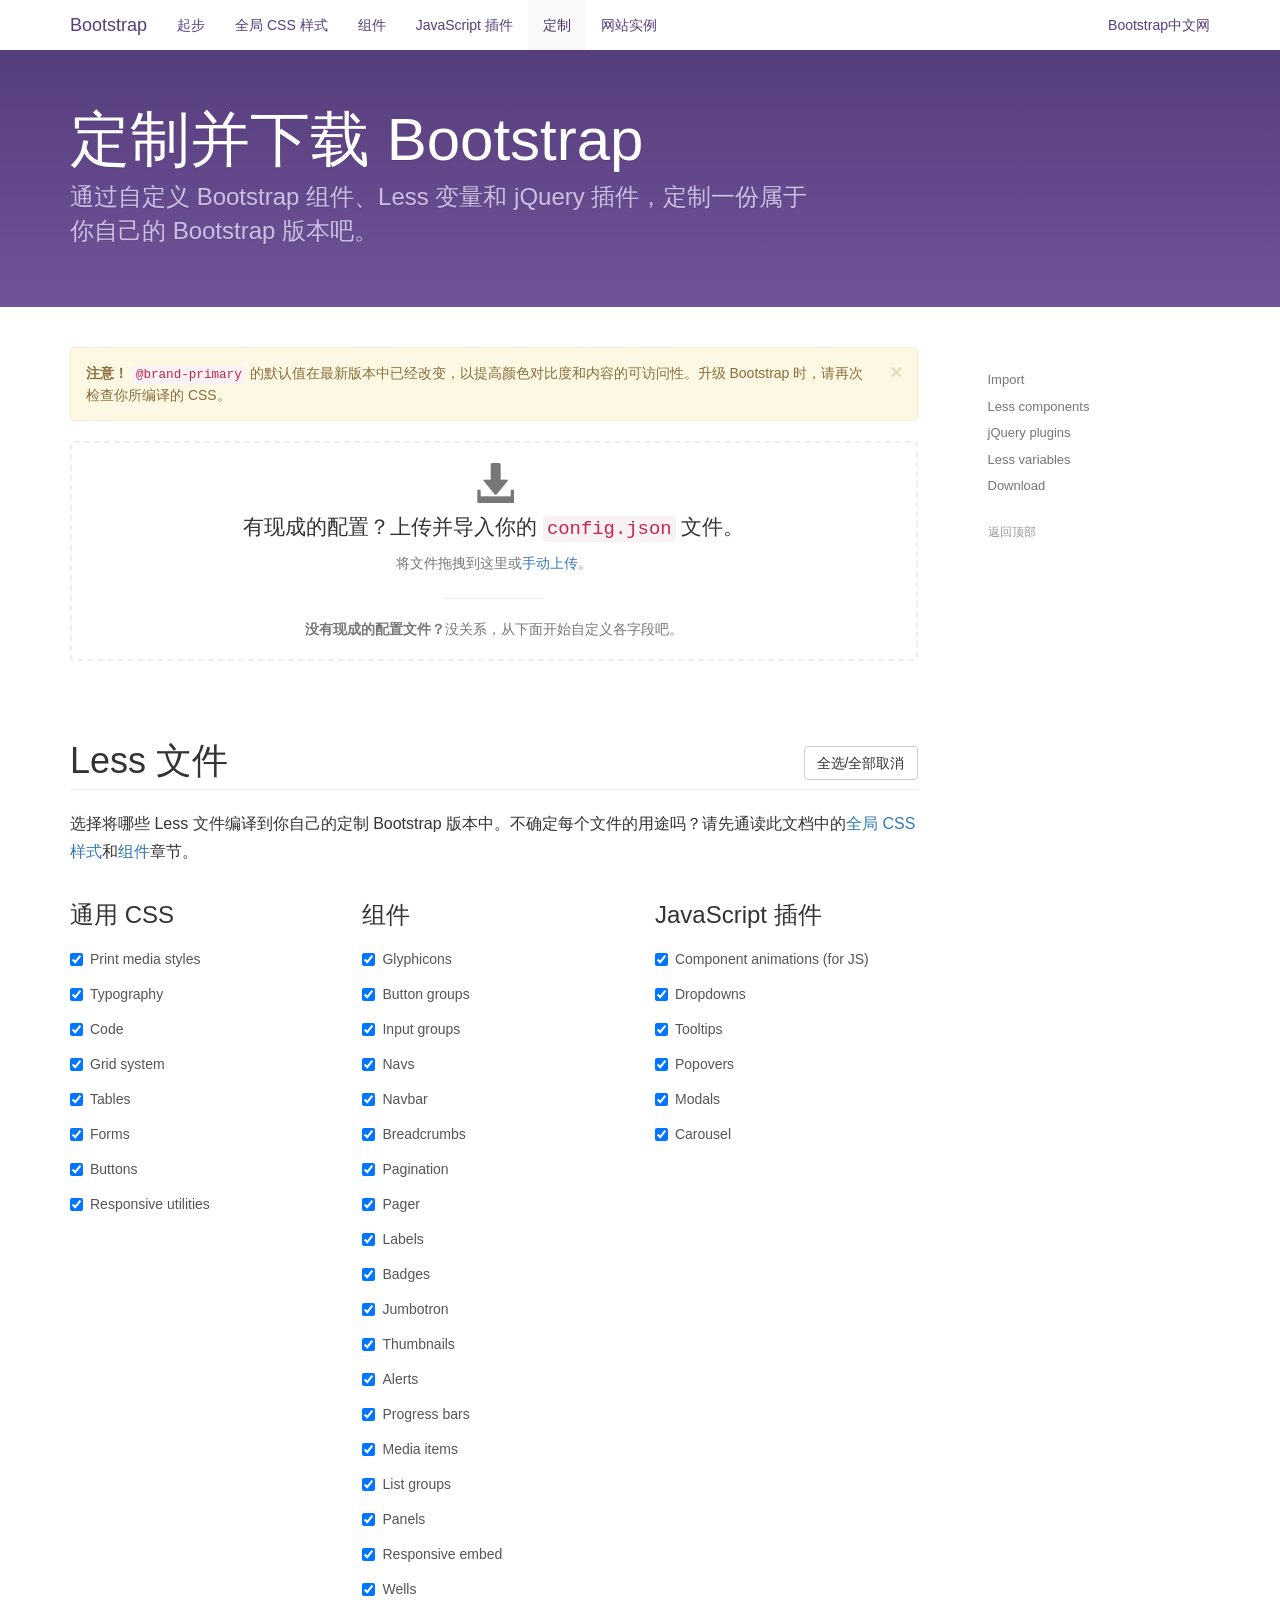
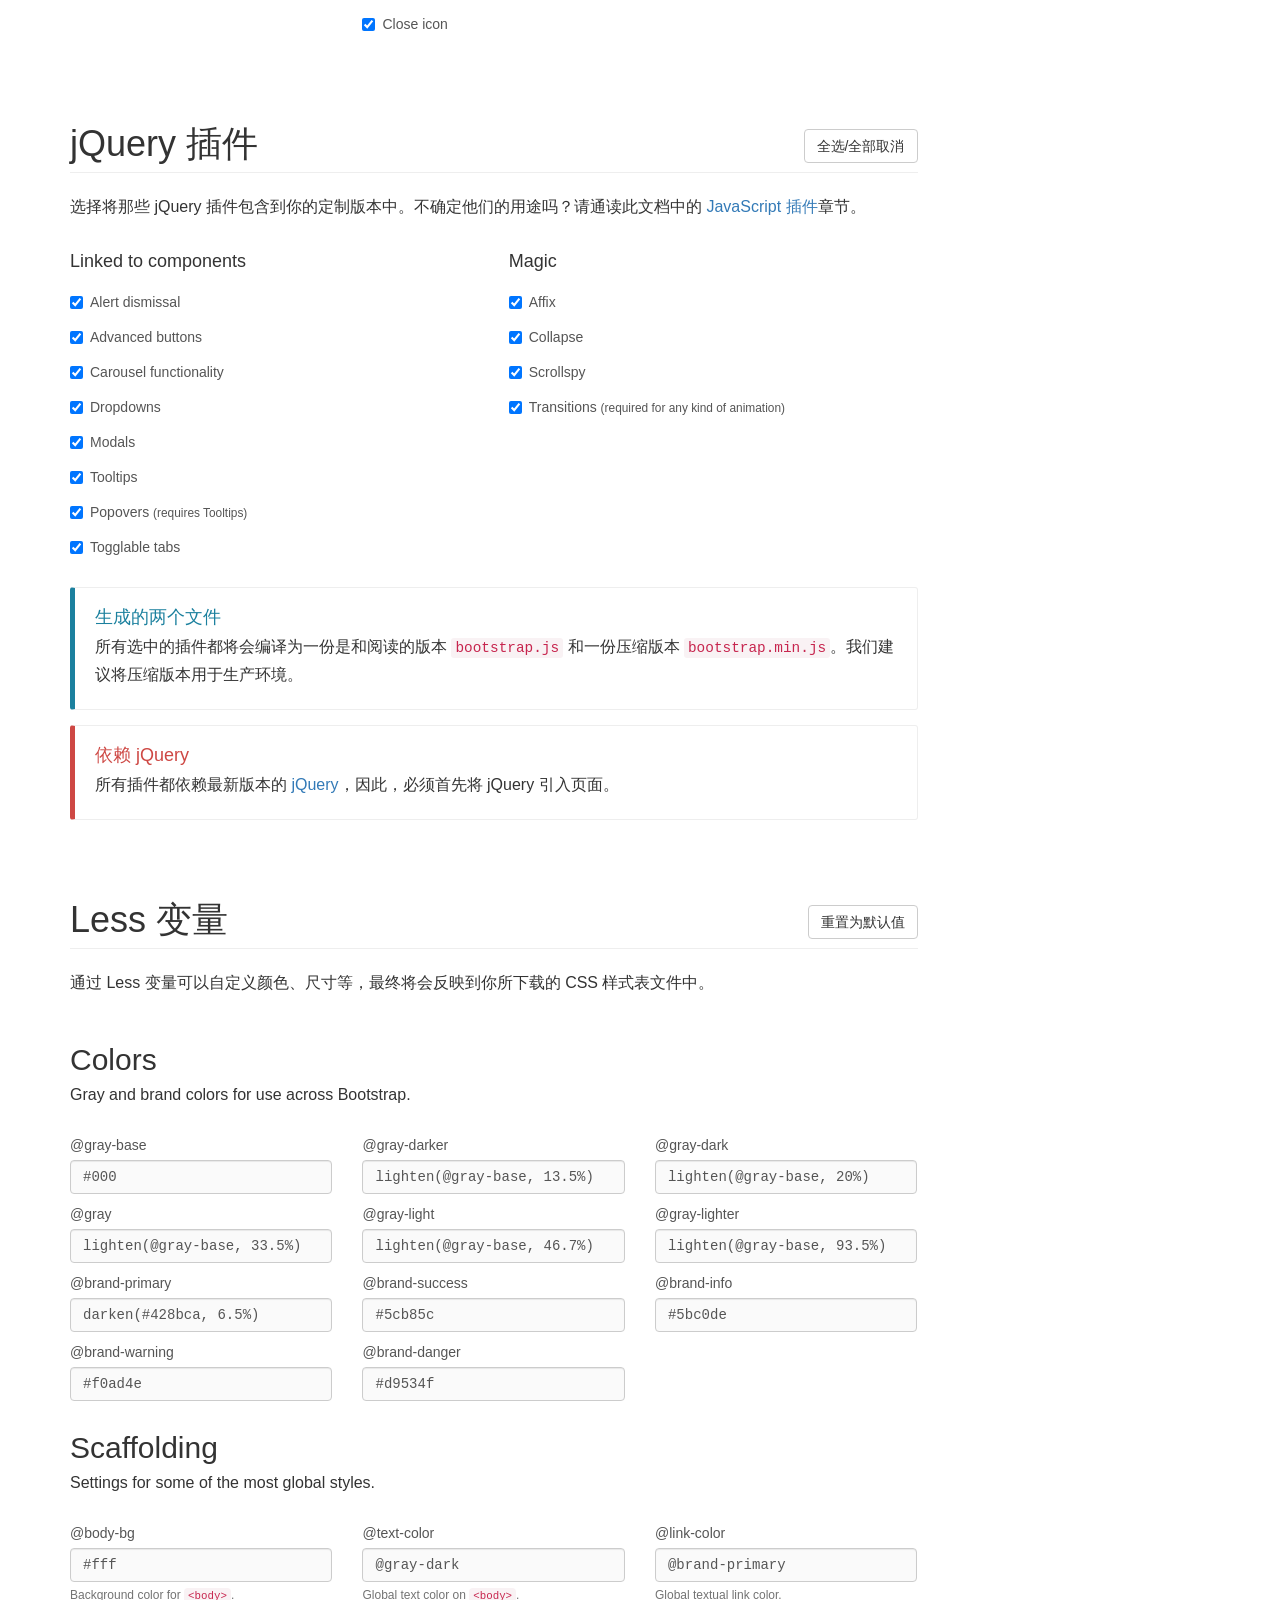
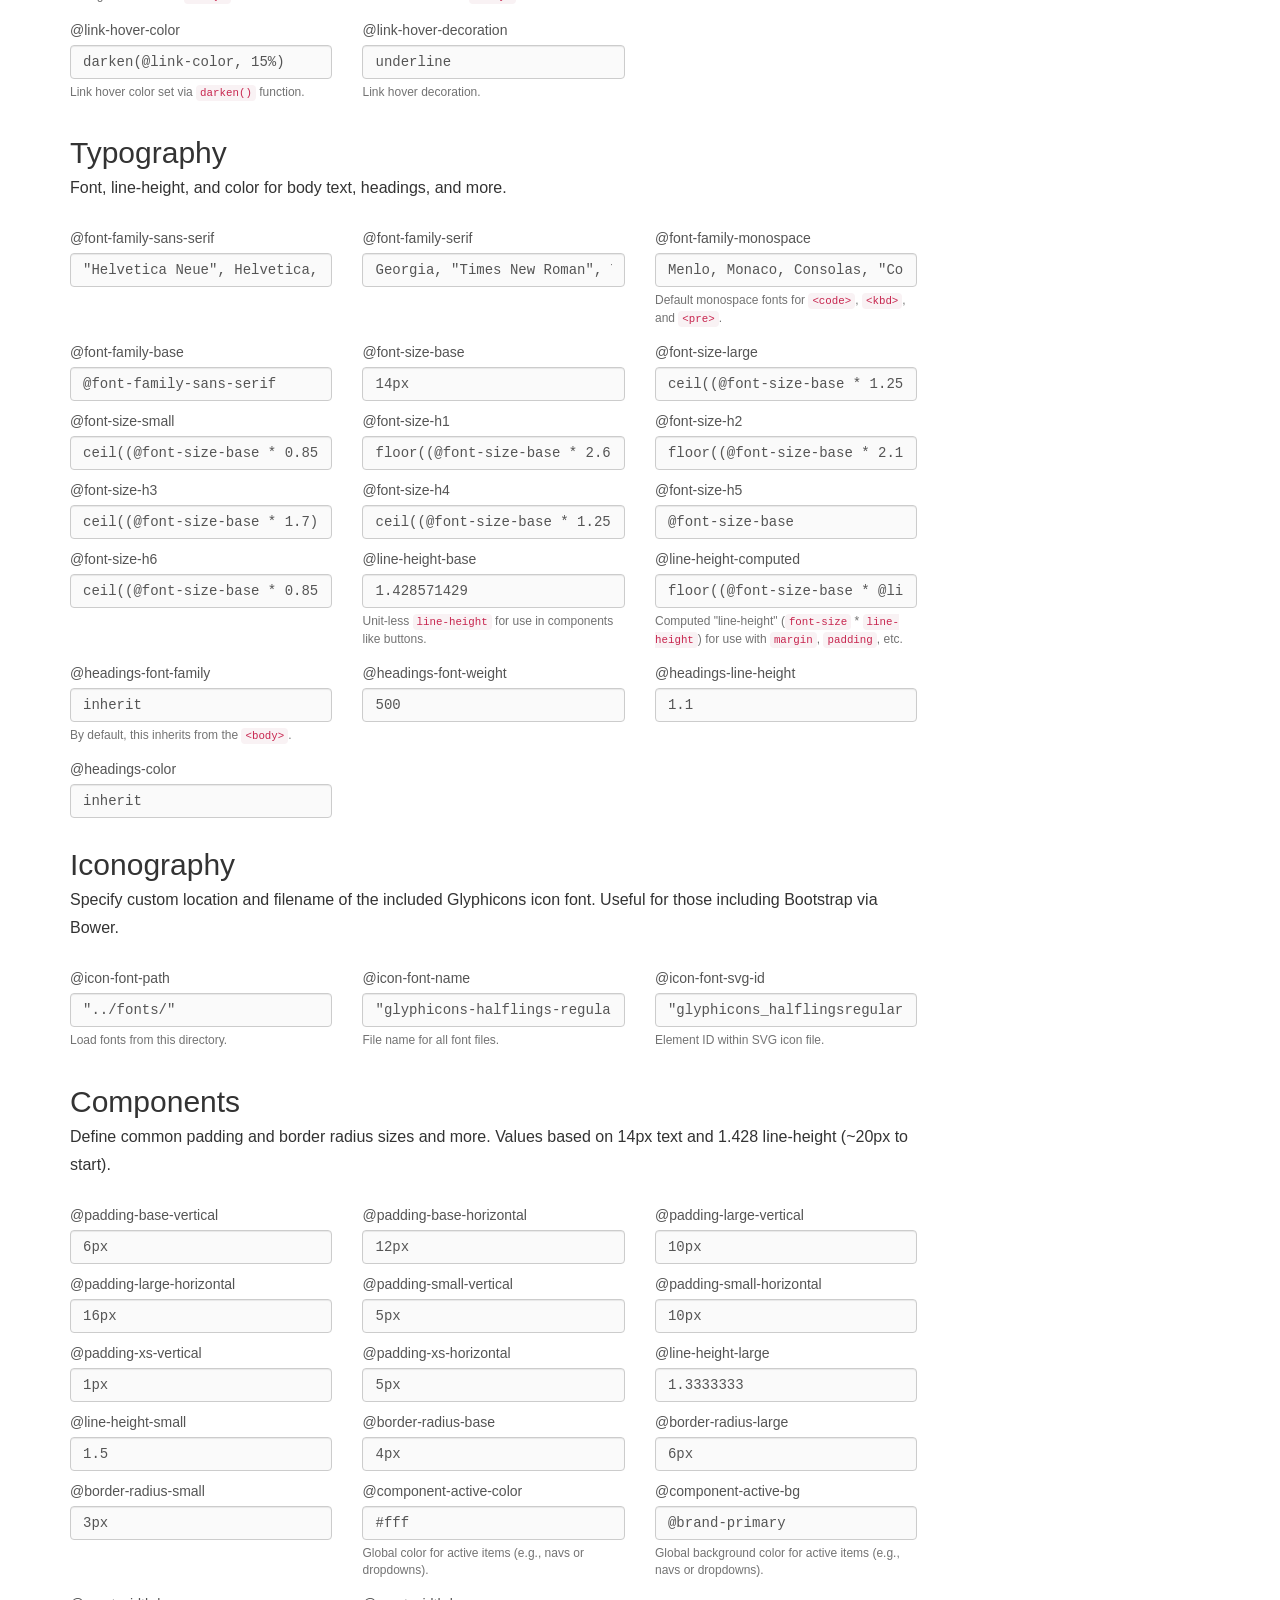
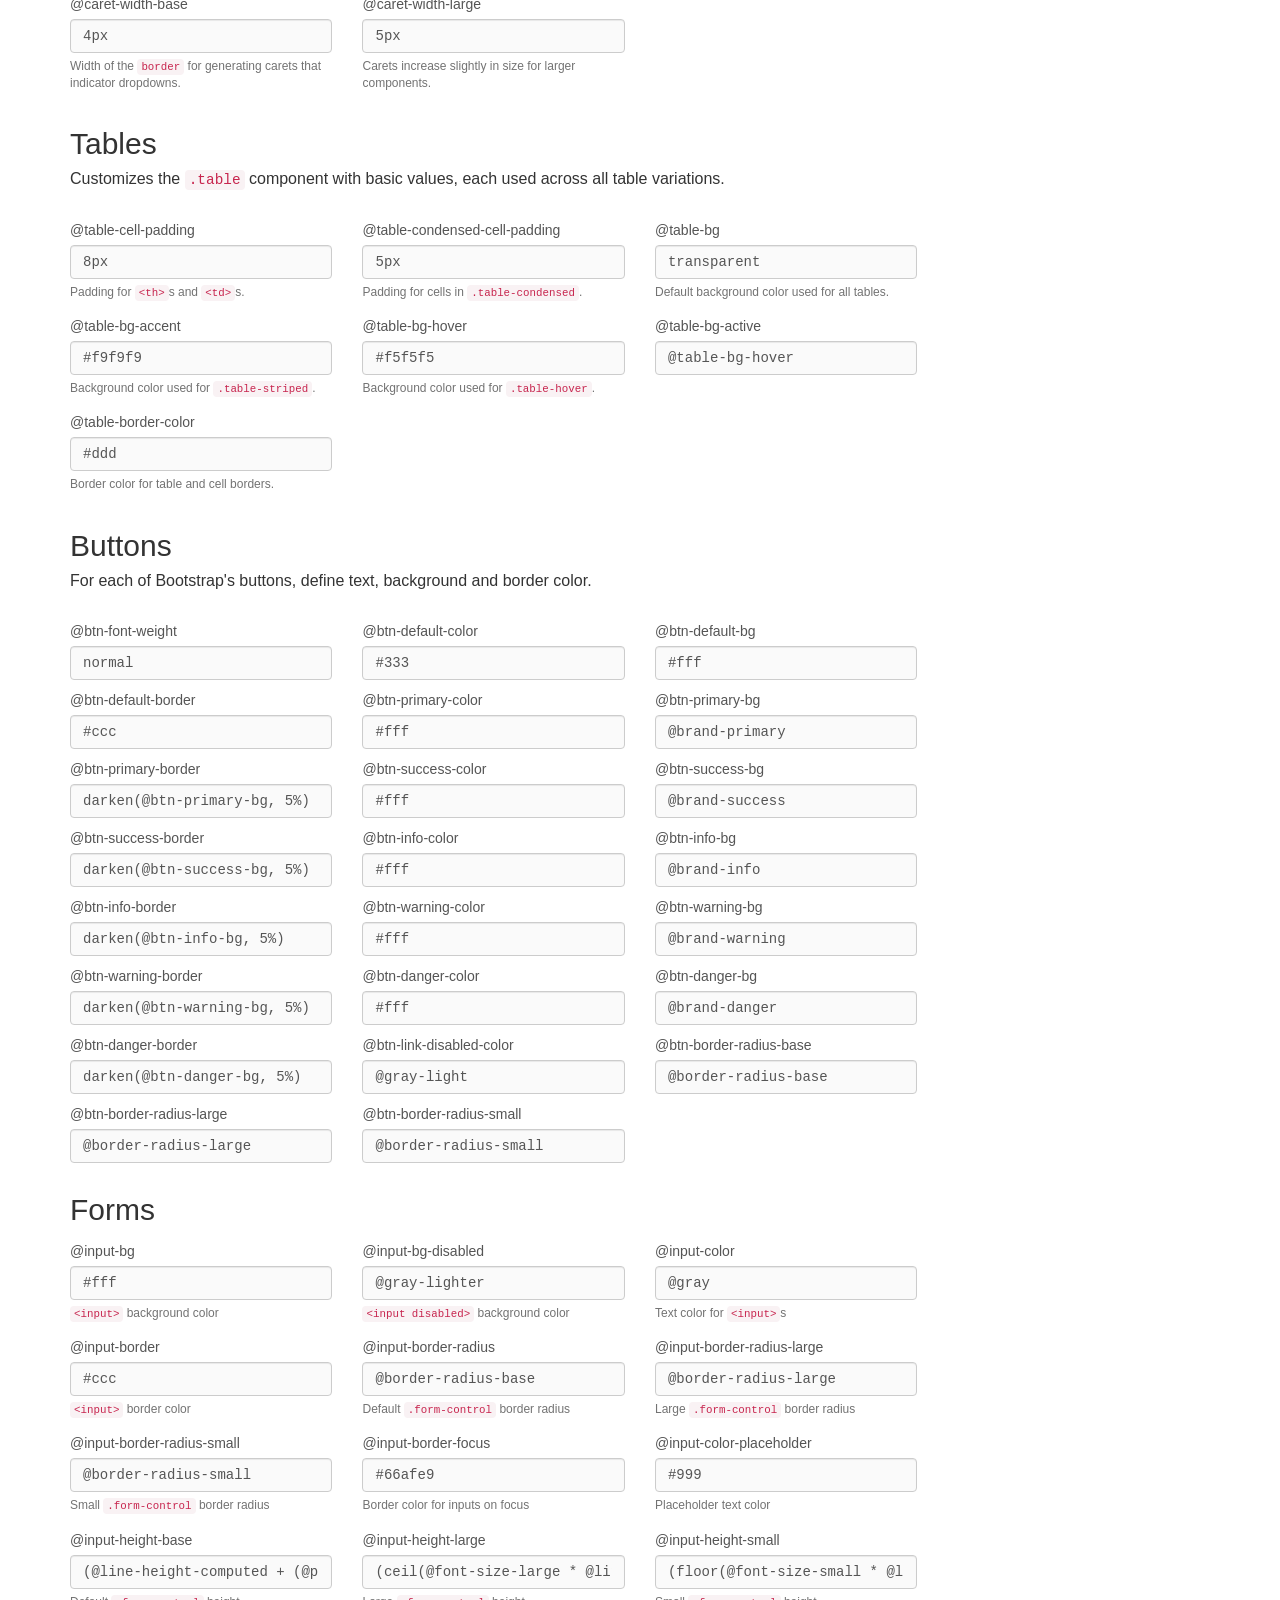
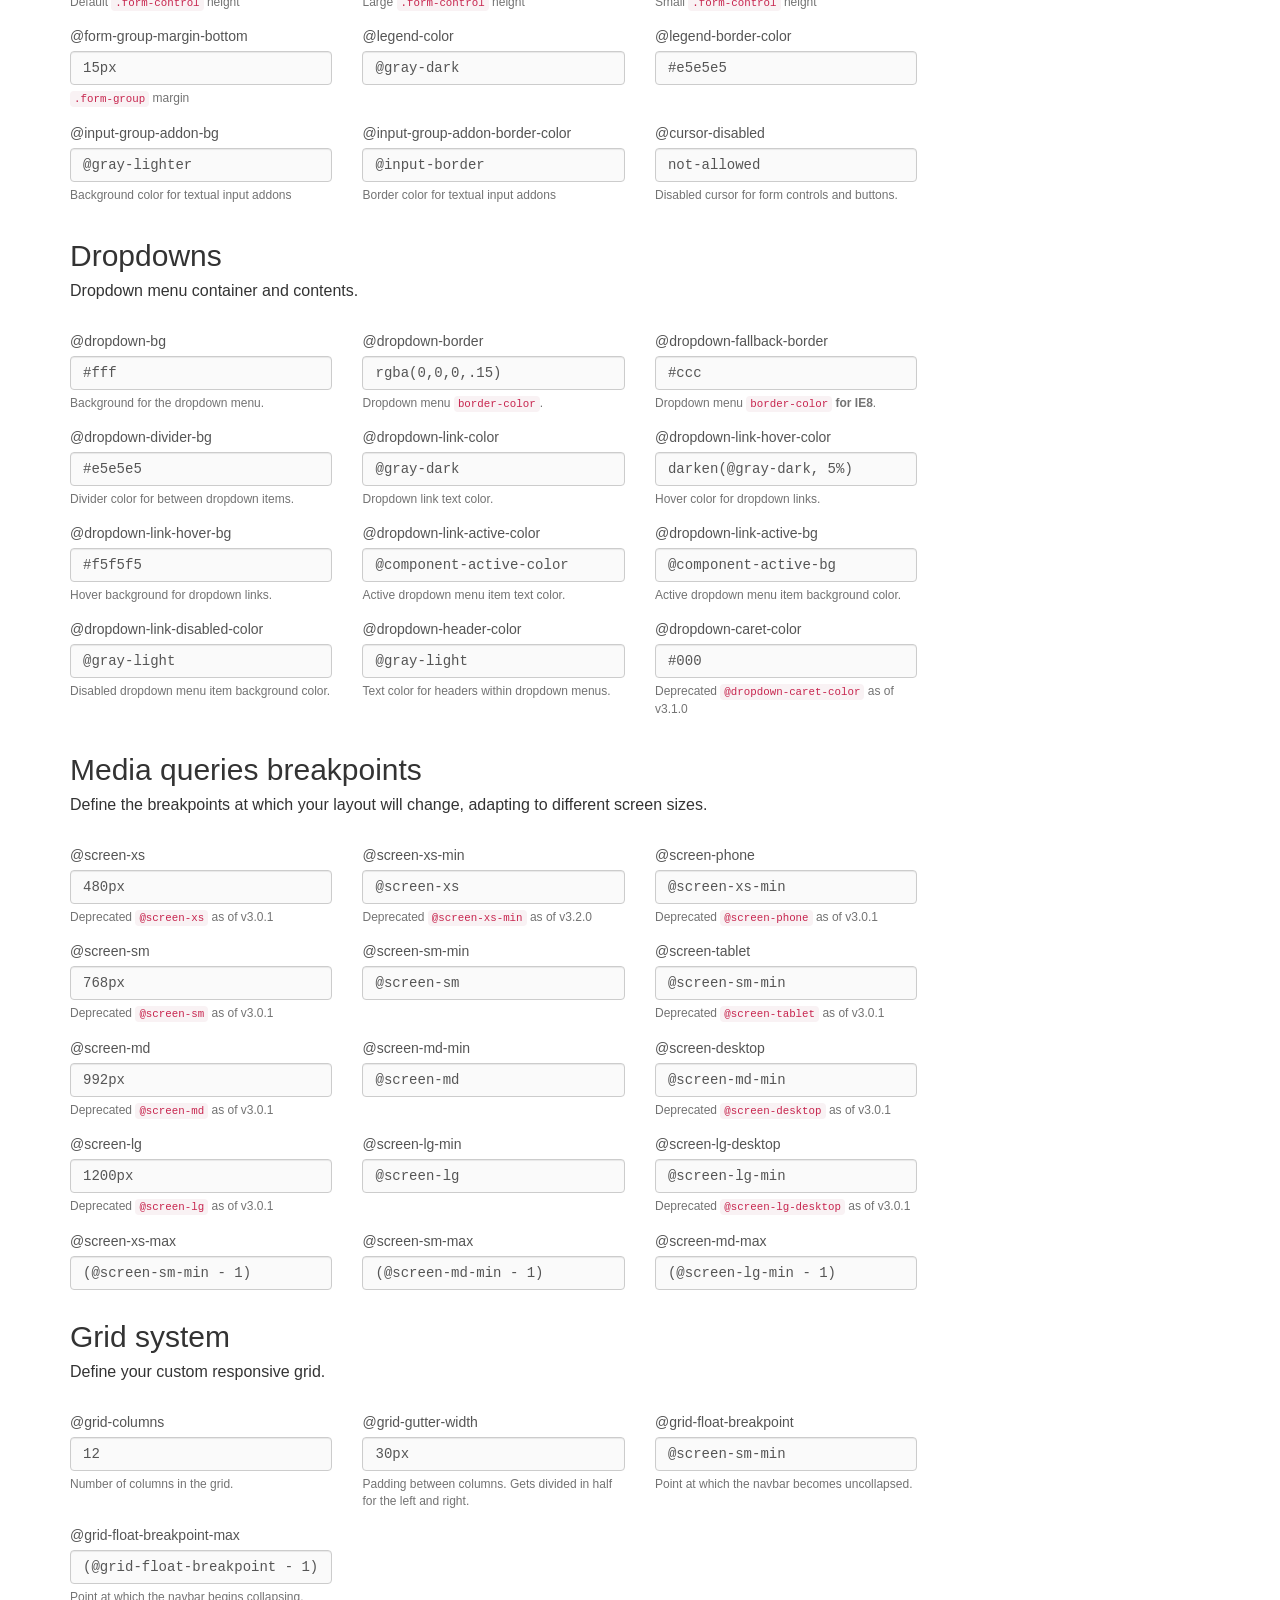
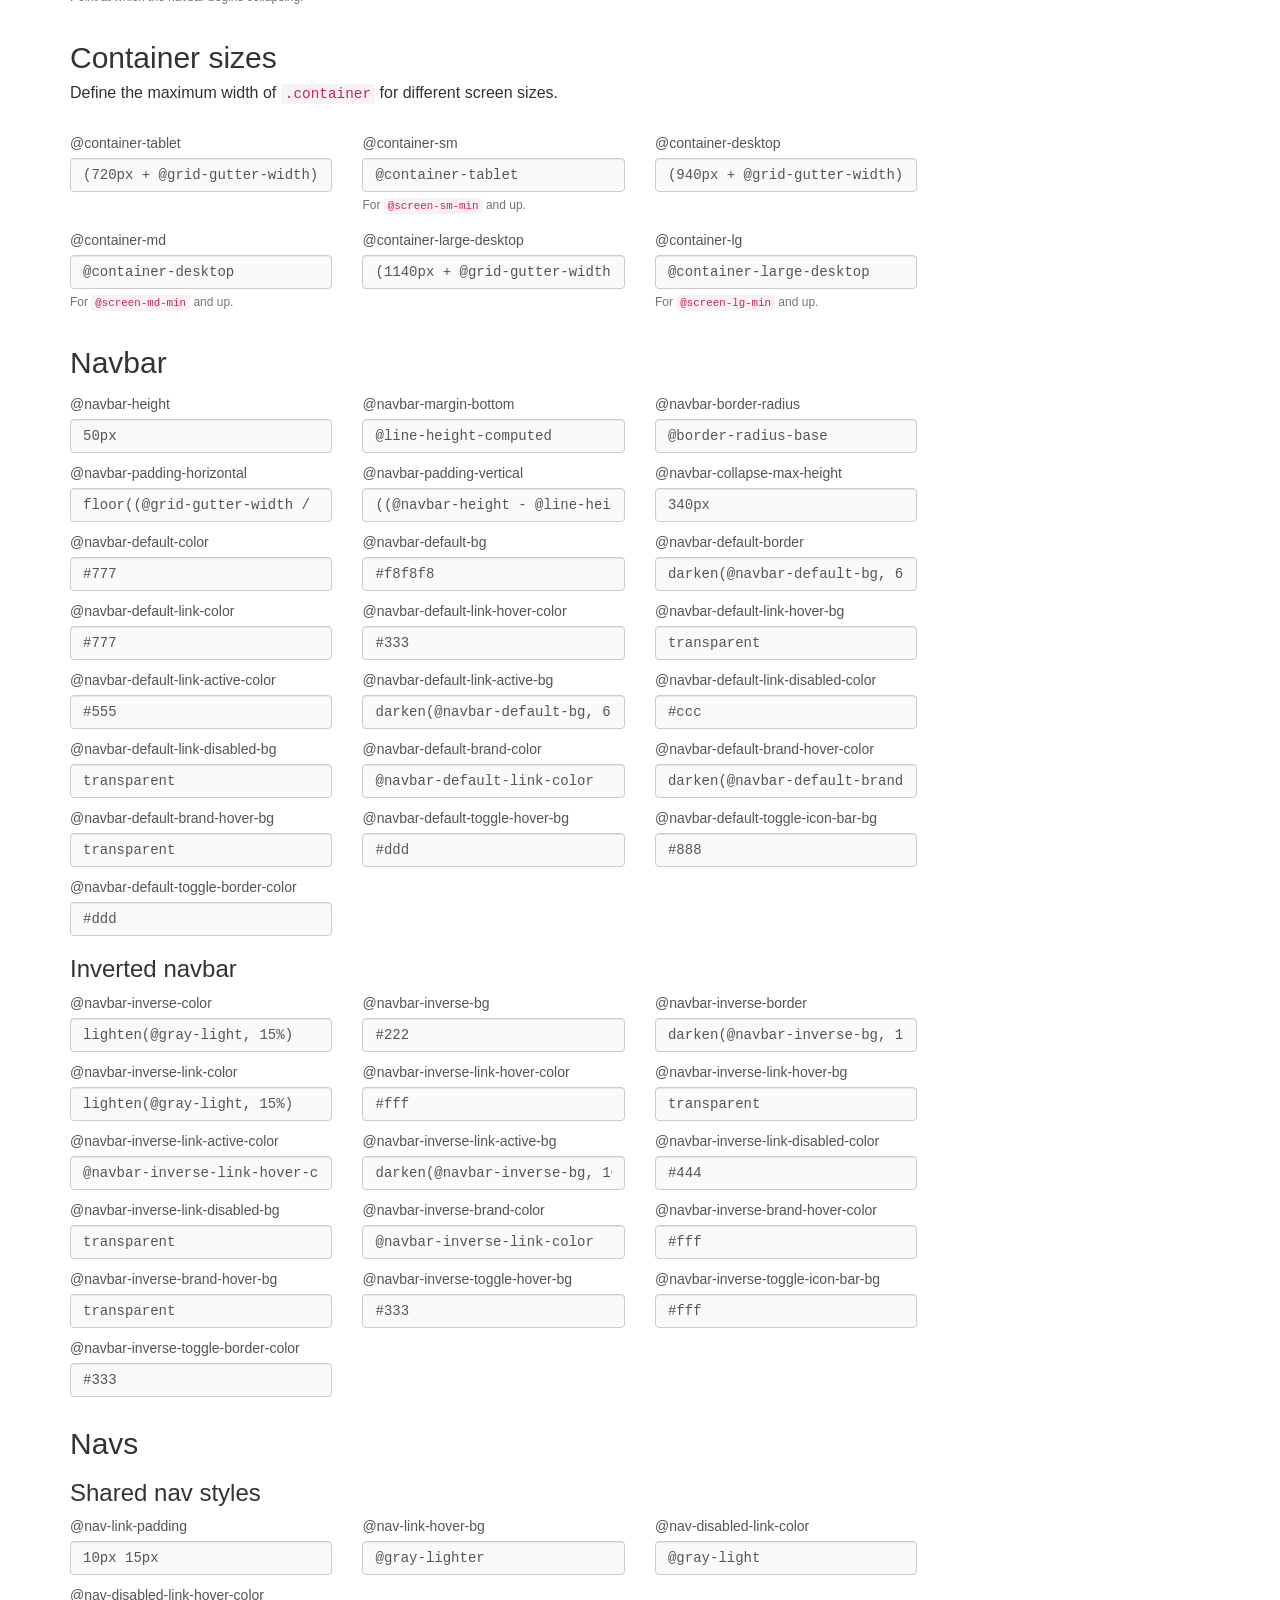
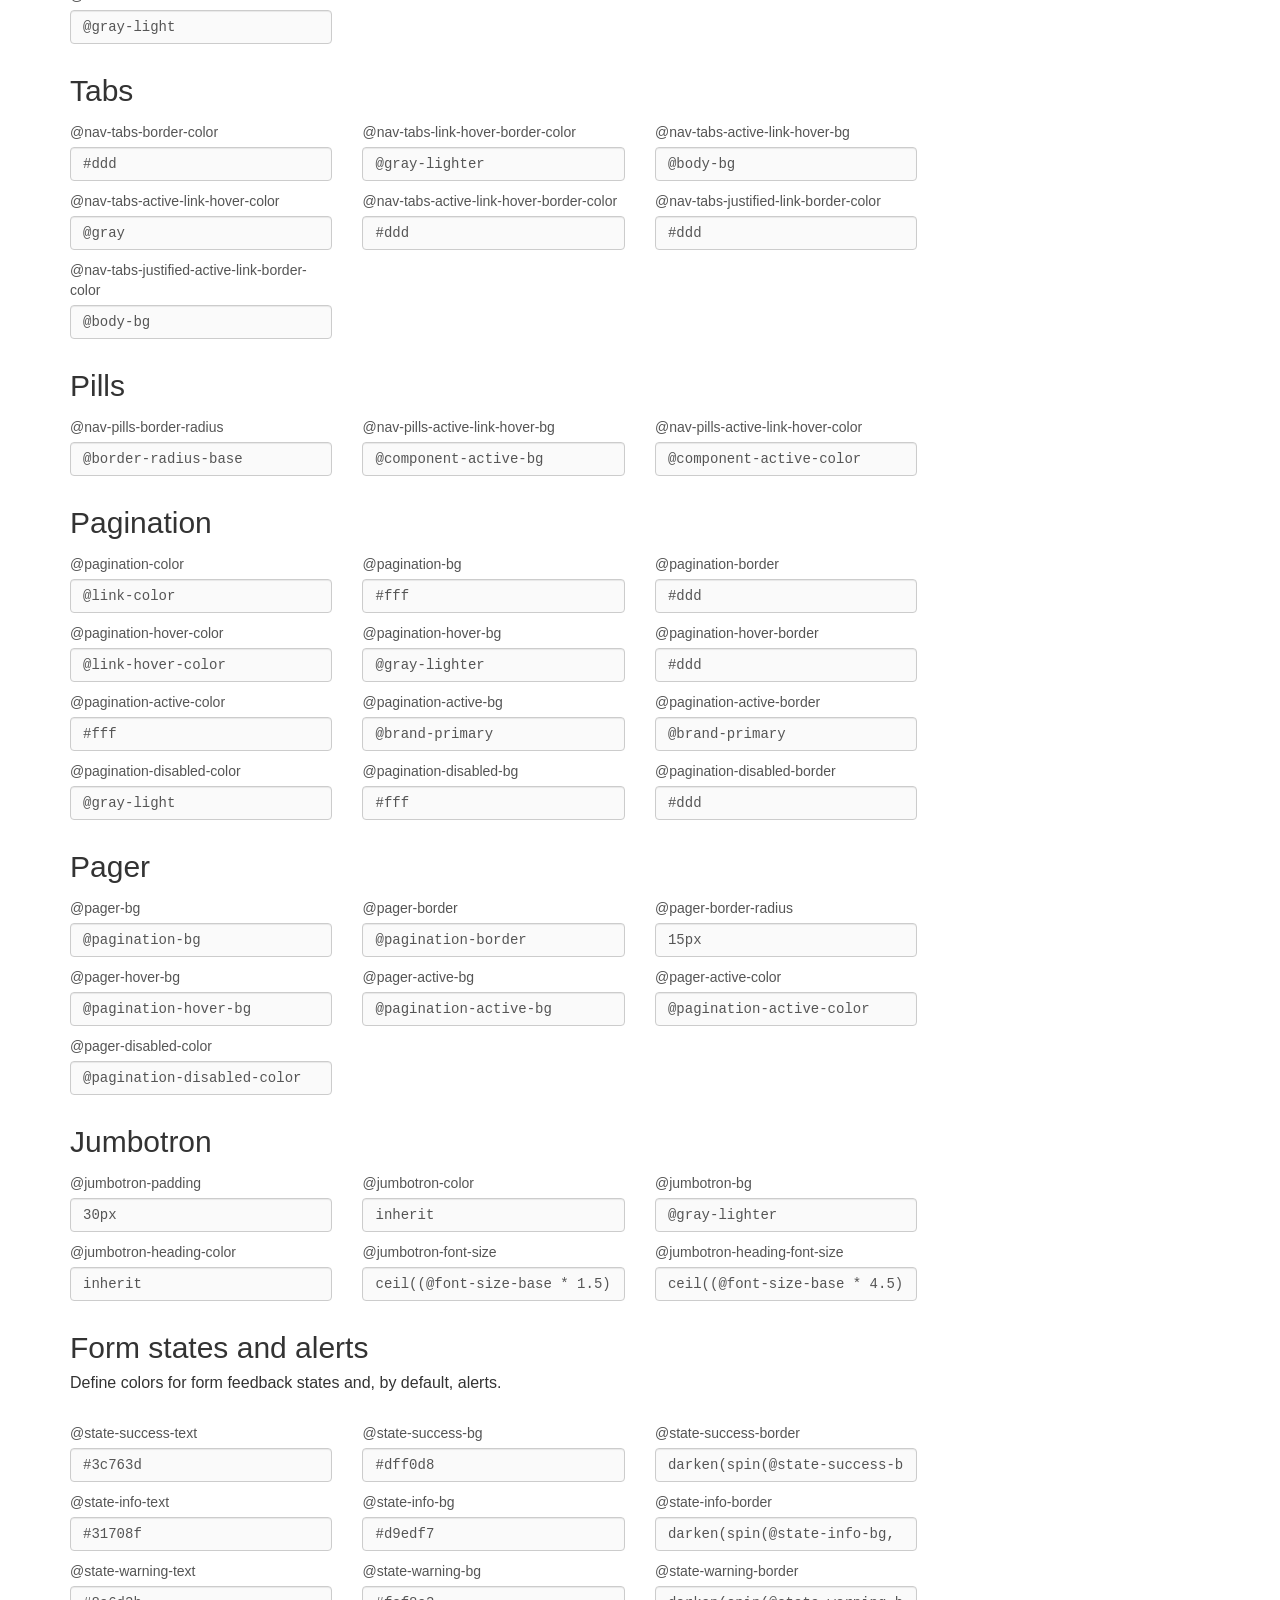
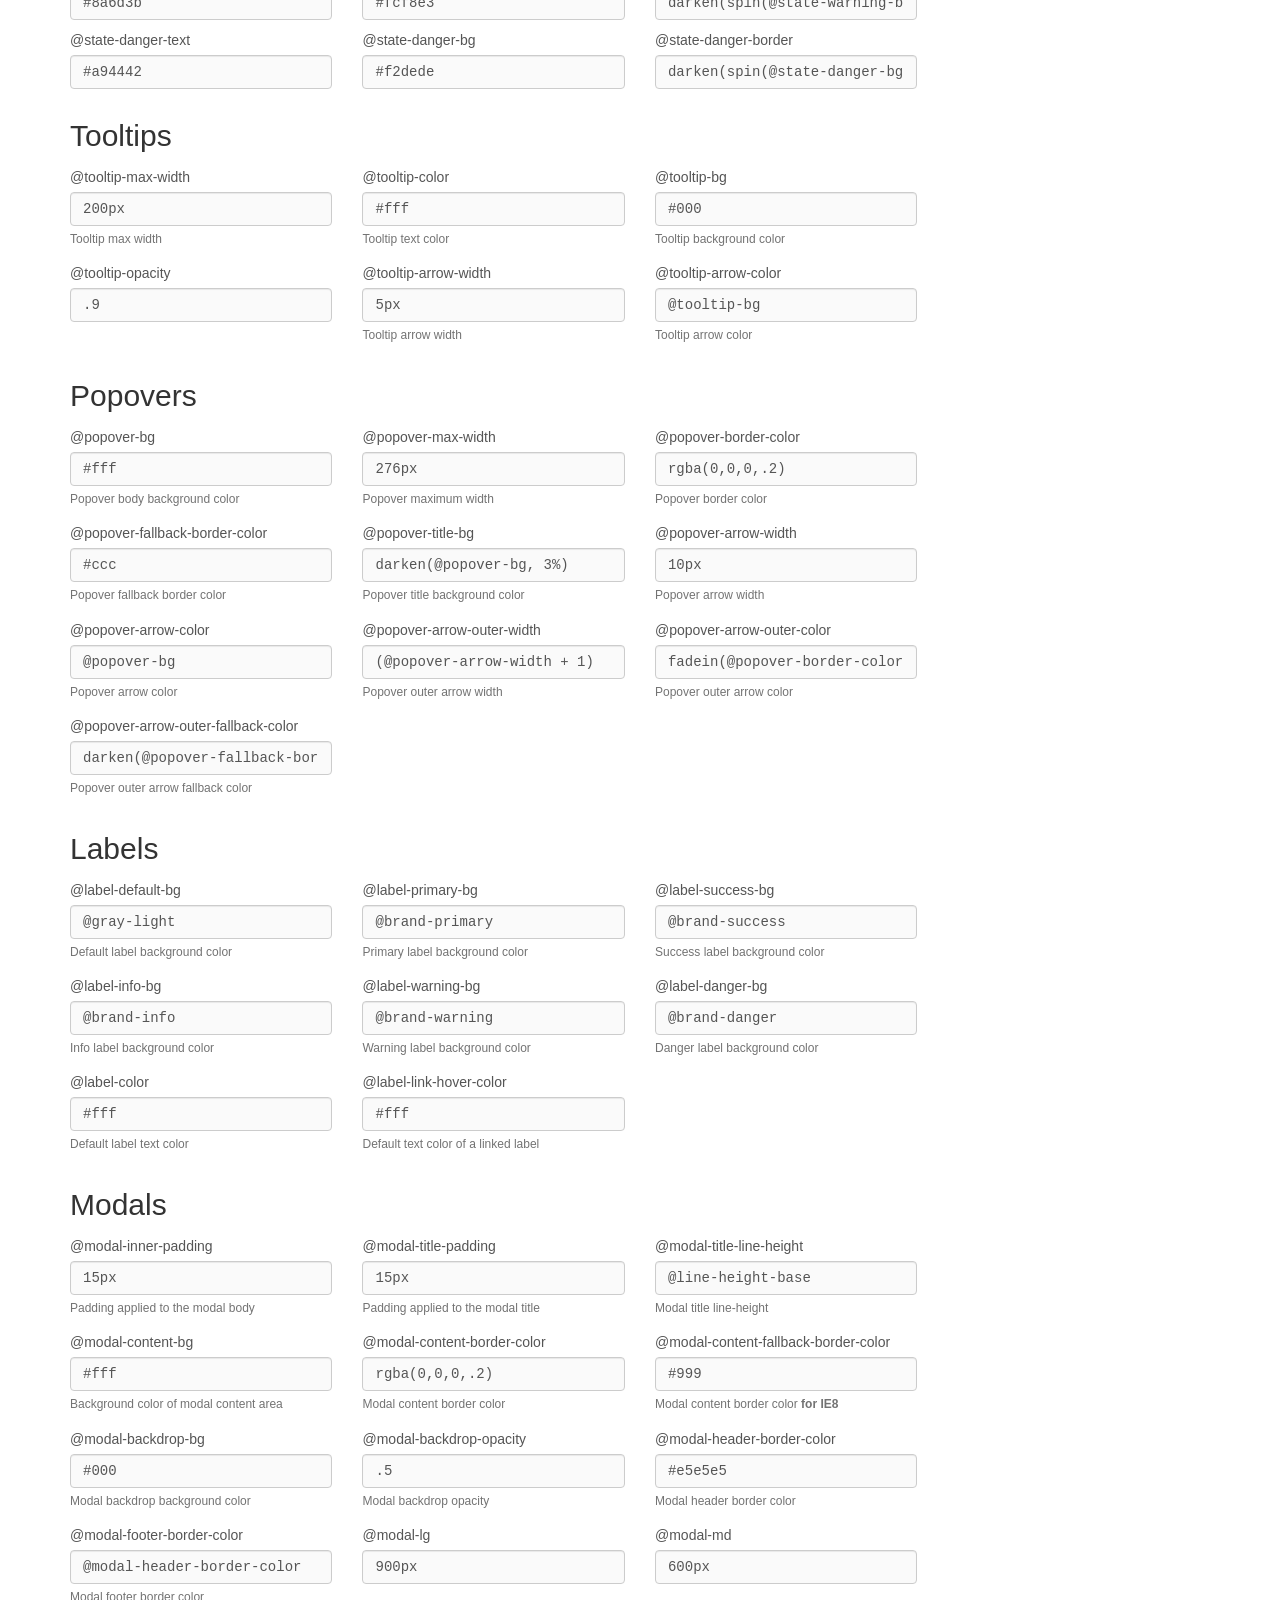
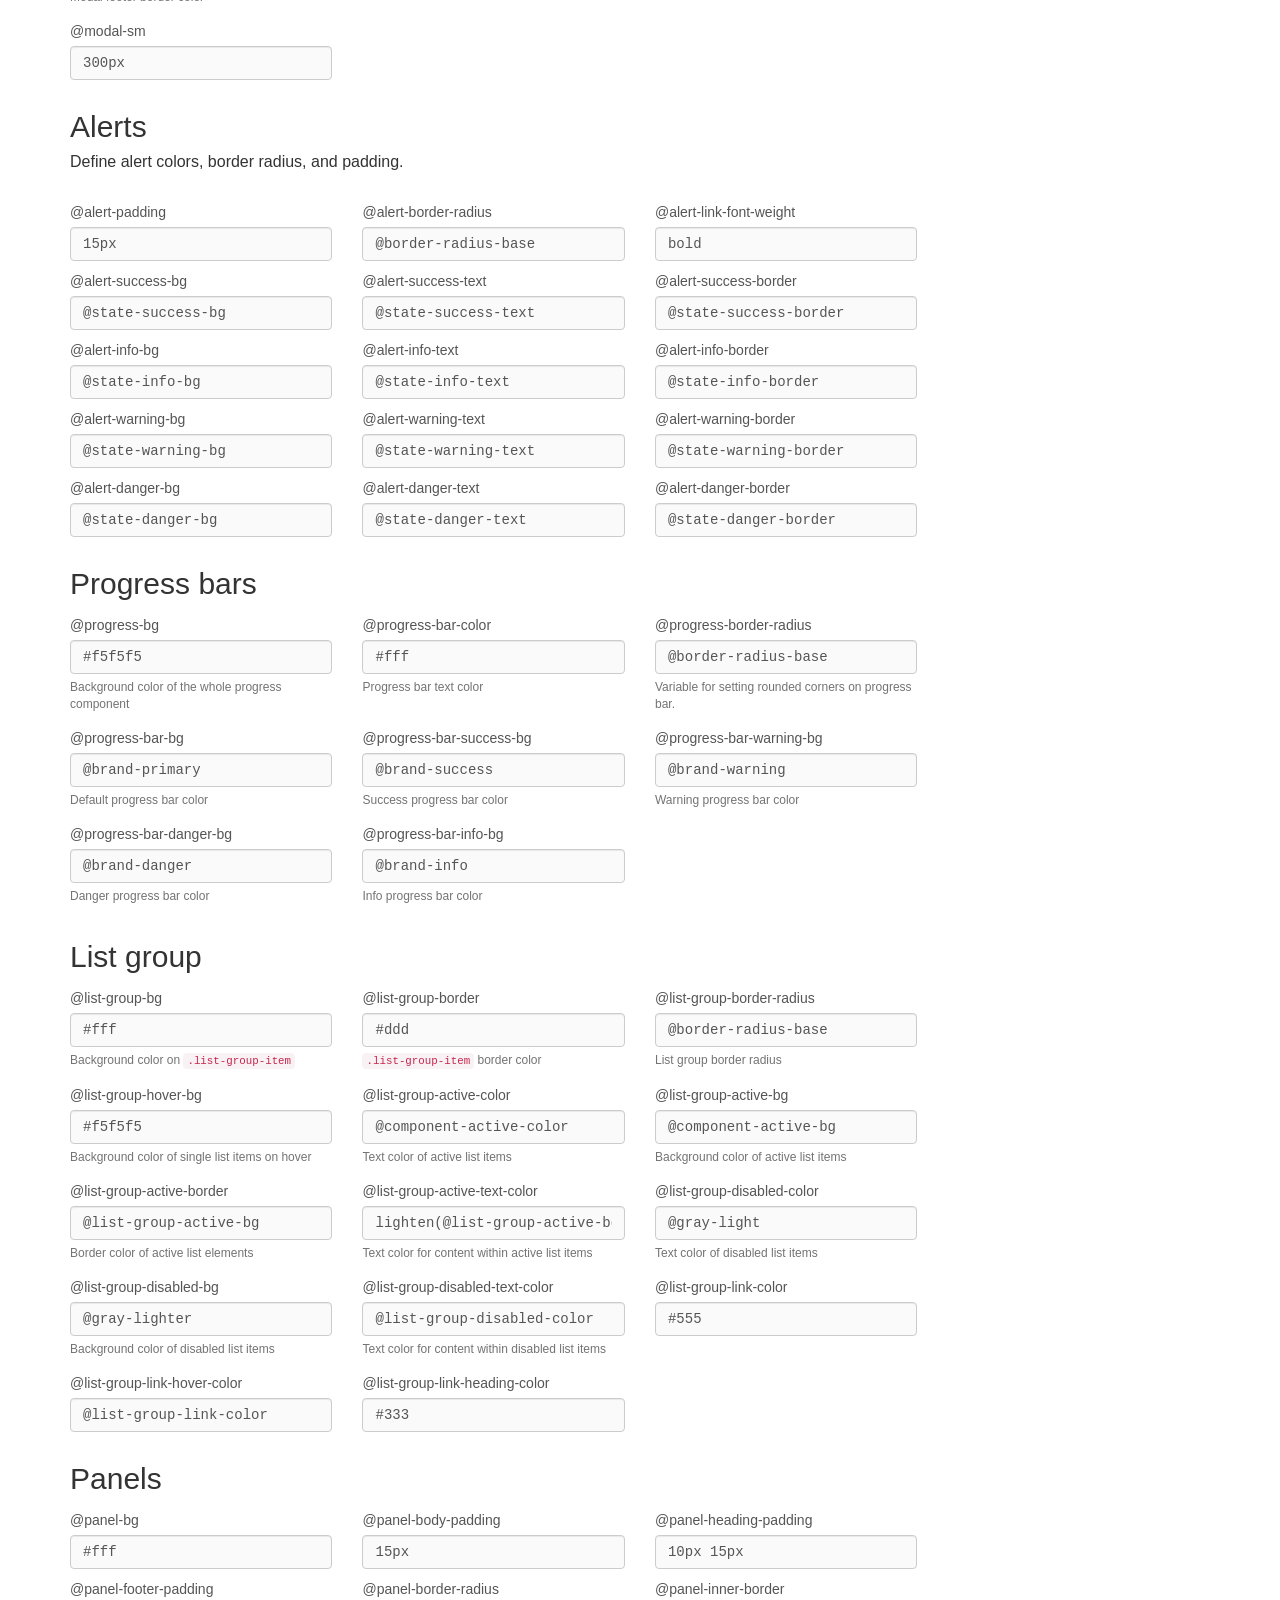
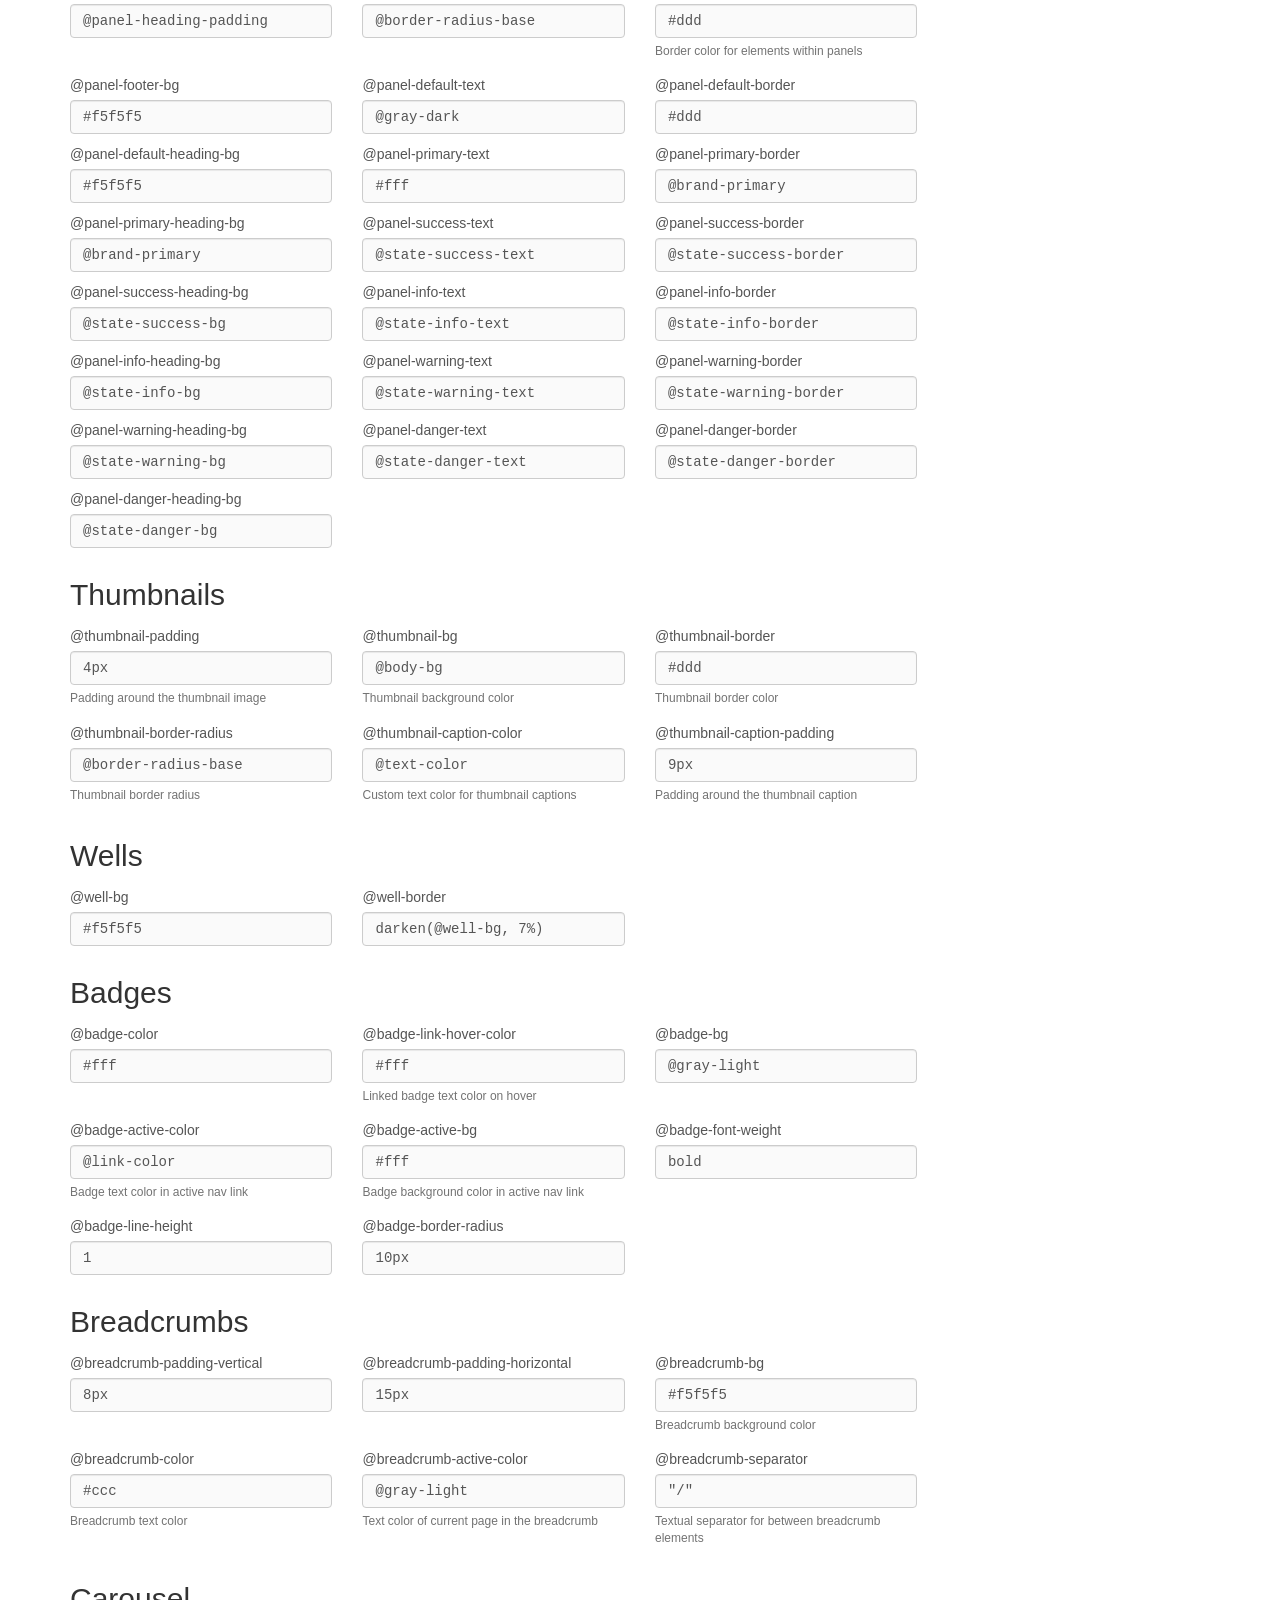
<file: 杂货铺/A1-课程笔记/MWEB/bootcss/v3.bootcss.com/customize/index.htm>
<!DOCTYPE html>
<html lang="zh-CN">
  <head>
    <!-- Meta, title, CSS, favicons, etc. -->
    <meta charset="utf-8">
<meta http-equiv="X-UA-Compatible" content="IE=edge">
<meta name="viewport" content="width=device-width, initial-scale=1">
<meta name="description" content="Bootstrap - 简洁、直观、强悍、移动设备优先的前端开发框架，让web开发更迅速、简单。">
<meta name="keywords" content="HTML, CSS, JS, JavaScript, framework, bootstrap, front-end, frontend, web development">
<meta name="author" content="Mark Otto, Jacob Thornton, and Bootstrap contributors">
<meta name="author" content="译者：王赛 <wangsai@bootcss.com>">

<title>
  
    定制并下载 Bootstrap &middot; Bootstrap v3 中文文档
  
</title>

<!-- Bootstrap core CSS -->
<link href="../../cdn.bootcss.com/bootstrap/3.3.5/css/bootstrap.min.css" tppabs="http://cdn.bootcss.com/bootstrap/3.3.5/css/bootstrap.min.css" rel="stylesheet">

<link href="../assets/css/patch.css" tppabs="http://v3.bootcss.com/assets/css/patch.css" rel="stylesheet">

<!-- Documentation extras -->

<link href="../assets/css/docs.min.css" tppabs="http://v3.bootcss.com/assets/css/docs.min.css" rel="stylesheet">

<!--[if lt IE 9]><script src="../assets/js/ie8-responsive-file-warning.js" tppabs="http://v3.bootcss.com/assets/js/ie8-responsive-file-warning.js"></script><![endif]-->
<script src="../assets/js/ie-emulation-modes-warning.js" tppabs="http://v3.bootcss.com/assets/js/ie-emulation-modes-warning.js"></script>

<!-- HTML5 shim and Respond.js for IE8 support of HTML5 elements and media queries -->
<!--[if lt IE 9]>
  <script src="../../cdn.bootcss.com/html5shiv/3.7.2/html5shiv.min.js" tppabs="http://cdn.bootcss.com/html5shiv/3.7.2/html5shiv.min.js"></script>
  <script src="../../cdn.bootcss.com/respond.js/1.4.2/respond.min.js" tppabs="http://cdn.bootcss.com/respond.js/1.4.2/respond.min.js"></script>
<![endif]-->

<!-- Favicons -->
<link rel="apple-touch-icon" href="../apple-touch-icon.png" tppabs="http://v3.bootcss.com/apple-touch-icon.png">
<link rel="icon" href="../favicon.ico" tppabs="http://v3.bootcss.com/favicon.ico">
<script>
  var _hmt = _hmt || [];
</script>
  </head>
  <body>
    <a id="skippy" class="sr-only sr-only-focusable" href="#content"><div class="container"><span class="skiplink-text">Skip to main content</span></div></a>

    <!-- Docs master nav -->
    <header class="navbar navbar-static-top bs-docs-nav" id="top" role="banner">
  <div class="container">
    <div class="navbar-header">
      <button class="navbar-toggle collapsed" type="button" data-toggle="collapse" data-target="#bs-navbar" aria-controls="bs-navbar" aria-expanded="false">
        <span class="sr-only">Toggle navigation</span>
        <span class="icon-bar"></span>
        <span class="icon-bar"></span>
        <span class="icon-bar"></span>
      </button>
      <a href="../index.htm" tppabs="http://v3.bootcss.com/" class="navbar-brand">Bootstrap</a>
    </div>
    <nav id="bs-navbar" class="collapse navbar-collapse">
      <ul class="nav navbar-nav">
        <li>
          <a href="../getting-started/index.htm" tppabs="http://v3.bootcss.com/getting-started/" onclick="_hmt.push(['_trackEvent', 'docv3-navbar', 'click', 'V3导航-起步'])">起步</a>
        </li>
        <li>
          <a href="../css/index.htm" tppabs="http://v3.bootcss.com/css/" onclick="_hmt.push(['_trackEvent', 'docv3-navbar', 'click', 'V3导航-全局CSS样式'])">全局 CSS 样式</a>
        </li>
        <li>
          <a href="../components/index.htm" tppabs="http://v3.bootcss.com/components/" onclick="_hmt.push(['_trackEvent', 'docv3-navbar', 'click', 'V3导航-组件'])">组件</a>
        </li>
        <li>
          <a href="../javascript/index.htm" tppabs="http://v3.bootcss.com/javascript/" onclick="_hmt.push(['_trackEvent', 'docv3-navbar', 'click', 'V3导航-JavaScript插件'])">JavaScript 插件</a>
        </li>
        <li class="active">
          <a href="index.htm" tppabs="http://v3.bootcss.com/customize/" onclick="_hmt.push(['_trackEvent', 'docv3-navbar', 'click', 'V3导航-定制'])">定制</a>
        </li>
        <li><a href="javascript:if(confirm(%27http://expo.bootcss.com/  \n\nThis file was not retrieved by Teleport Ultra, because it is addressed on a domain or path outside the boundaries set for its Starting Address.  \n\nDo you want to open it from the server?%27))window.location=%27http://expo.bootcss.com/%27" tppabs="http://expo.bootcss.com/" onclick="_hmt.push(['_trackEvent', 'docv3-navbar', 'click', 'V3导航-网站实例'])" target="_blank">网站实例</a></li>
      </ul>
      <ul class="nav navbar-nav navbar-right">
        <li><a href="javascript:if(confirm(%27http://www.bootcss.com/  \n\nThis file was not retrieved by Teleport Ultra, because it is addressed on a domain or path outside the boundaries set for its Starting Address.  \n\nDo you want to open it from the server?%27))window.location=%27http://www.bootcss.com/%27" tppabs="http://www.bootcss.com/" onclick="_hmt.push(['_trackEvent', 'docv3-navbar', 'click', 'V3导航-Bootstrap中文网'])" target="_blank">Bootstrap中文网</a></li>
      </ul>
    </nav>
  </div>
</header>


    <!-- Docs page layout -->
    <div class="bs-docs-header" id="content" tabindex="-1">
      <div class="container">
        <h1>定制并下载 Bootstrap</h1>
        <p>通过自定义 Bootstrap 组件、Less 变量和 jQuery 插件，定制一份属于你自己的 Bootstrap 版本吧。</p>
      </div>
    </div>

    <div class="container bs-docs-container">

      <div class="row">
        <div class="col-md-9" role="main">
          <!-- less.js isn't IE8-compatible and throws an exception during initialization, so our Blob compatibility check and error messaging code never get called in that case.
  So we use a conditional comment instead to inform folks about the lack of IE8 support.
-->
<!--[if lt IE 9]>
  <style>
    .bs-customizer,
    .bs-customizer-import,
    .bs-docs-sidebar {
      display: none;
    }
  </style>
  <div class="alert alert-danger">
    <strong>The Bootstrap Customizer does not support IE9 and below.</strong><br>
    Please take a second to <a href="javascript:if(confirm(%27http://browsehappy.com/  \n\nThis file was not retrieved by Teleport Ultra, because it is addressed on a domain or path outside the boundaries set for its Starting Address.  \n\nDo you want to open it from the server?%27))window.location=%27http://browsehappy.com/%27" tppabs="http://browsehappy.com/">upgrade to a more modern browser</a>.
  </div>
<![endif]-->

<!-- Customizer form -->

<div id="defaults-change-alert" class="alert alert-warning alert-dismissible" role="alert">
  <button type="button" class="close" data-dismiss="alert" aria-label="Close"><span aria-hidden="true">&times;</span></button>
  <strong>注意！</strong> <code>@brand-primary</code> 的默认值在最新版本中已经改变，以提高颜色对比度和内容的可访问性。升级 Bootstrap 时，请再次检查你所编译的 CSS。
</div>

<div class="bs-docs-section bs-customizer-import">
  <div id="import-drop-target" class="bs-dropzone">
    <div class="import-header">
      <span class="glyphicon glyphicon-download-alt" aria-hidden="true"></span>
    </div>
    <p class="lead">有现成的配置？上传并导入你的 <code>config.json</code> 文件。</p>
    <p>将文件拖拽到这里或<label id="import-manual-trigger" class="btn-link">手动上传<input type="file" id="import-file-select" class="hidden"></label>。</p>
    <hr>
    <p><strong>没有现成的配置文件？</strong>没关系，从下面开始自定义各字段吧。</p>
  </div>
</div>

<form class="bs-customizer">
  <div class="bs-docs-section" id="less-section">
    <button class="btn btn-default toggle" type="button">全选/全部取消</button>
    <h1 id="less" class="page-header">Less 文件</h1>

    <p class="lead">选择将哪些 Less 文件编译到你自己的定制 Bootstrap 版本中。不确定每个文件的用途吗？请先通读此文档中的<a href="../css/index.htm" tppabs="http://v3.bootcss.com/css/">全局 CSS 样式</a>和<a href="../components/index.htm" tppabs="http://v3.bootcss.com/components/">组件</a>章节。</p>

    <div class="row">
      <div class="col-xs-6 col-sm-4">
        <h3>通用 CSS</h3>
        <div class="checkbox">
          <label>
            <input type="checkbox" checked value="print.less">
            Print media styles
          </label>
        </div>
        <div class="checkbox">
          <label>
            <input type="checkbox" checked value="type.less">
            Typography
          </label>
        </div>
        <div class="checkbox">
          <label>
            <input type="checkbox" checked value="code.less">
            Code
          </label>
        </div>
        <div class="checkbox">
          <label>
            <input type="checkbox" checked value="grid.less">
            Grid system
          </label>
        </div>
        <div class="checkbox">
          <label>
            <input type="checkbox" checked value="tables.less">
            Tables
          </label>
        </div>
        <div class="checkbox">
          <label>
            <input type="checkbox" checked value="forms.less" data-dependents="navbar.less,input-groups.less">
            Forms
          </label>
        </div>
        <div class="checkbox">
          <label>
            <input type="checkbox" checked value="buttons.less" data-dependents="button-groups.less">
            Buttons
          </label>
        </div>
        <div class="checkbox">
          <label>
            <input type="checkbox" checked value="responsive-utilities.less">
            Responsive utilities
          </label>
        </div>
      </div><!-- .col-xs-6 .col-sm-4 -->

      <div class="col-xs-6 col-sm-4">
        <h3>组件</h3>
        <div class="checkbox">
          <label>
            <input type="checkbox" checked value="glyphicons.less">
            Glyphicons
          </label>
        </div>
        <div class="checkbox">
          <label>
            <input type="checkbox" checked value="button-groups.less" data-dependencies="buttons.less">
            Button groups
          </label>
        </div>
        <div class="checkbox">
          <label>
            <input type="checkbox" checked value="input-groups.less" data-dependencies="forms.less">
            Input groups
          </label>
        </div>
        <div class="checkbox">
          <label>
            <input type="checkbox" checked value="navs.less" data-dependents="navbar.less">
            Navs
          </label>
        </div>
        <div class="checkbox">
          <label>
            <input type="checkbox" checked value="navbar.less" data-dependencies="forms.less,navs.less">
            Navbar
          </label>
        </div>
        <div class="checkbox">
          <label>
            <input type="checkbox" checked value="breadcrumbs.less">
            Breadcrumbs
          </label>
        </div>
        <div class="checkbox">
          <label>
            <input type="checkbox" checked value="pagination.less">
            Pagination
          </label>
        </div>
        <div class="checkbox">
          <label>
            <input type="checkbox" checked value="pager.less">
            Pager
          </label>
        </div>
        <div class="checkbox">
          <label>
            <input type="checkbox" checked value="labels.less">
            Labels
          </label>
        </div>
        <div class="checkbox">
          <label>
            <input type="checkbox" checked value="badges.less">
            Badges
          </label>
        </div>
        <div class="checkbox">
          <label>
            <input type="checkbox" checked value="jumbotron.less">
            Jumbotron
          </label>
        </div>
        <div class="checkbox">
          <label>
            <input type="checkbox" checked value="thumbnails.less">
            Thumbnails
          </label>
        </div>
        <div class="checkbox">
          <label>
            <input type="checkbox" checked value="alerts.less">
            Alerts
          </label>
        </div>
        <div class="checkbox">
          <label>
            <input type="checkbox" checked value="progress-bars.less">
            Progress bars
          </label>
        </div>
        <div class="checkbox">
          <label>
            <input type="checkbox" checked value="media.less">
            Media items
          </label>
        </div>
        <div class="checkbox">
          <label>
            <input type="checkbox" checked value="list-group.less">
            List groups
          </label>
        </div>
        <div class="checkbox">
          <label>
            <input type="checkbox" checked value="panels.less">
            Panels
          </label>
        </div>
        <div class="checkbox">
          <label>
            <input type="checkbox" checked value="responsive-embed.less">
            Responsive embed
          </label>
        </div>
        <div class="checkbox">
          <label>
            <input type="checkbox" checked value="wells.less">
            Wells
          </label>
        </div>
        <div class="checkbox">
          <label>
            <input type="checkbox" checked value="close.less">
            Close icon
          </label>
        </div>
      </div><!-- .col-xs-6 .col-sm-4 -->

      <div class="col-xs-6 col-sm-4">
        <h3>JavaScript 插件</h3>
        <div class="checkbox">
          <label>
            <input type="checkbox" checked value="component-animations.less">
            Component animations (for JS)
          </label>
        </div>
        <div class="checkbox">
          <label>
            <input type="checkbox" checked value="dropdowns.less">
            Dropdowns
          </label>
        </div>
        <div class="checkbox">
          <label>
            <input type="checkbox" checked value="tooltip.less">
            Tooltips
          </label>
        </div>
        <div class="checkbox">
          <label>
            <input type="checkbox" checked value="popovers.less">
            Popovers
          </label>
        </div>
        <div class="checkbox">
          <label>
            <input type="checkbox" checked value="modals.less">
            Modals
          </label>
        </div>
        <div class="checkbox">
          <label>
            <input type="checkbox" checked value="carousel.less">
            Carousel
          </label>
        </div>
      </div><!-- .col-xs-6 .col-sm-4 -->
    </div><!-- /.row -->
  </div>



  <div class="bs-docs-section" id="plugin-section">
    <button class="btn btn-default toggle" type="button">全选/全部取消</button>
    <h1 id="plugins" class="page-header">jQuery 插件</h1>

    <p class="lead">选择将那些 jQuery 插件包含到你的定制版本中。不确定他们的用途吗？请通读此文档中的 <a href="../javascript/index.htm" tppabs="http://v3.bootcss.com/javascript/">JavaScript 插件</a>章节。</p>
    <div class="row">
      <div class="col-lg-6">
        <h4>Linked to components</h4>
        <div class="checkbox">
          <label>
            <input type="checkbox" checked value="alert.js">
            Alert dismissal
          </label>
        </div>
        <div class="checkbox">
          <label>
            <input type="checkbox" checked value="button.js">
            Advanced buttons
          </label>
        </div>
        <div class="checkbox">
          <label>
            <input type="checkbox" checked value="carousel.js">
            Carousel functionality
          </label>
        </div>
        <div class="checkbox">
          <label>
            <input type="checkbox" checked value="dropdown.js">
            Dropdowns
          </label>
        </div>
        <div class="checkbox">
          <label>
            <input type="checkbox" checked value="modal.js">
            Modals
          </label>
        </div>
        <div class="checkbox">
          <label>
            <input type="checkbox" checked value="tooltip.js">
            Tooltips
          </label>
        </div>
        <div class="checkbox">
          <label>
            <input type="checkbox" checked value="popover.js" data-dependencies="tooltip.js">
            Popovers <small>(requires Tooltips)</small>
          </label>
        </div>
        <div class="checkbox">
          <label>
            <input type="checkbox" checked value="tab.js">
            Togglable tabs
          </label>
        </div>
      </div>
      <div class="col-lg-6">
        <h4>Magic</h4>
        <div class="checkbox">
          <label>
            <input type="checkbox" checked value="affix.js">
            Affix
          </label>
        </div>
        <div class="checkbox">
          <label>
            <input type="checkbox" checked value="collapse.js">
            Collapse
          </label>
        </div>
        <div class="checkbox">
          <label>
            <input type="checkbox" checked value="scrollspy.js">
            Scrollspy
          </label>
        </div>
        <div class="checkbox">
          <label>
            <input type="checkbox" checked value="transition.js">
            Transitions <small>(required for any kind of animation)</small>
          </label>
        </div>
      </div>
    </div>

    <div class="bs-callout bs-callout-info">
      <h4>生成的两个文件</h4>
      <p>所有选中的插件都将会编译为一份是和阅读的版本 <code>bootstrap.js</code> 和一份压缩版本 <code>bootstrap.min.js</code>。我们建议将压缩版本用于生产环境。</p>
    </div>

    <div class="bs-callout bs-callout-danger">
      <h4>依赖 jQuery</h4>
      <p>所有插件都依赖最新版本的 <a href="javascript:if(confirm(%27http://jquery.com/  \n\nThis file was not retrieved by Teleport Ultra, because it is addressed on a domain or path outside the boundaries set for its Starting Address.  \n\nDo you want to open it from the server?%27))window.location=%27http://jquery.com/%27" tppabs="http://jquery.com/" target="_blank">jQuery</a>，因此，必须首先将 jQuery 引入页面。</p>
    </div>
  </div>



  <div class="bs-docs-section" id="less-variables-section">
    <button class="btn btn-default toggle" type="button">重置为默认值</button>
    <h1 id="less-variables" class="page-header">Less 变量</h1>

    <p class="lead">通过 Less 变量可以自定义颜色、尺寸等，最终将会反映到你所下载的 CSS 样式表文件中。</p>
    
<!-- NOTE: DO NOT EDIT THE FOLLOWING SECTION DIRECTLY! It is autogenerated via the `build-customizer-html` Grunt task using the customizer-variables.jade template.-->
<h2 id="colors">Colors</h2>
<p>Gray and brand colors for use across Bootstrap.</p>
<div class="row">
  <div class="col-xs-4">
    <label for="input-@gray-base">@gray-base</label>
    <input id="input-@gray-base" type="text" value="#000" data-var="@gray-base" class="form-control"/>
  </div>
  <div class="col-xs-4">
    <label for="input-@gray-darker">@gray-darker</label>
    <input id="input-@gray-darker" type="text" value="lighten(@gray-base, 13.5%)" data-var="@gray-darker" class="form-control"/>
  </div>
  <div class="col-xs-4">
    <label for="input-@gray-dark">@gray-dark</label>
    <input id="input-@gray-dark" type="text" value="lighten(@gray-base, 20%)" data-var="@gray-dark" class="form-control"/>
  </div>
  <div class="clearfix"></div>
  <div class="col-xs-4">
    <label for="input-@gray">@gray</label>
    <input id="input-@gray" type="text" value="lighten(@gray-base, 33.5%)" data-var="@gray" class="form-control"/>
  </div>
  <div class="col-xs-4">
    <label for="input-@gray-light">@gray-light</label>
    <input id="input-@gray-light" type="text" value="lighten(@gray-base, 46.7%)" data-var="@gray-light" class="form-control"/>
  </div>
  <div class="col-xs-4">
    <label for="input-@gray-lighter">@gray-lighter</label>
    <input id="input-@gray-lighter" type="text" value="lighten(@gray-base, 93.5%)" data-var="@gray-lighter" class="form-control"/>
  </div>
  <div class="clearfix"></div>
  <div class="col-xs-4">
    <label for="input-@brand-primary">@brand-primary</label>
    <input id="input-@brand-primary" type="text" value="darken(#428bca, 6.5%)" data-var="@brand-primary" class="form-control"/>
  </div>
  <div class="col-xs-4">
    <label for="input-@brand-success">@brand-success</label>
    <input id="input-@brand-success" type="text" value="#5cb85c" data-var="@brand-success" class="form-control"/>
  </div>
  <div class="col-xs-4">
    <label for="input-@brand-info">@brand-info</label>
    <input id="input-@brand-info" type="text" value="#5bc0de" data-var="@brand-info" class="form-control"/>
  </div>
  <div class="clearfix"></div>
  <div class="col-xs-4">
    <label for="input-@brand-warning">@brand-warning</label>
    <input id="input-@brand-warning" type="text" value="#f0ad4e" data-var="@brand-warning" class="form-control"/>
  </div>
  <div class="col-xs-4">
    <label for="input-@brand-danger">@brand-danger</label>
    <input id="input-@brand-danger" type="text" value="#d9534f" data-var="@brand-danger" class="form-control"/>
  </div>
</div>
<h2 id="scaffolding">Scaffolding</h2>
<p>Settings for some of the most global styles.</p>
<div class="row">
  <div class="col-xs-4">
    <label for="input-@body-bg">@body-bg</label>
    <input id="input-@body-bg" type="text" aria-describedby="help-block-@body-bg" value="#fff" data-var="@body-bg" class="form-control"/>
    <p id="help-block-@body-bg" class="help-block">Background color for <code>&lt;body&gt;</code>.</p>
  </div>
  <div class="col-xs-4">
    <label for="input-@text-color">@text-color</label>
    <input id="input-@text-color" type="text" aria-describedby="help-block-@text-color" value="@gray-dark" data-var="@text-color" class="form-control"/>
    <p id="help-block-@text-color" class="help-block">Global text color on <code>&lt;body&gt;</code>.</p>
  </div>
  <div class="col-xs-4">
    <label for="input-@link-color">@link-color</label>
    <input id="input-@link-color" type="text" aria-describedby="help-block-@link-color" value="@brand-primary" data-var="@link-color" class="form-control"/>
    <p id="help-block-@link-color" class="help-block">Global textual link color.</p>
  </div>
  <div class="clearfix"></div>
  <div class="col-xs-4">
    <label for="input-@link-hover-color">@link-hover-color</label>
    <input id="input-@link-hover-color" type="text" aria-describedby="help-block-@link-hover-color" value="darken(@link-color, 15%)" data-var="@link-hover-color" class="form-control"/>
    <p id="help-block-@link-hover-color" class="help-block">Link hover color set via <code>darken()</code> function.</p>
  </div>
  <div class="col-xs-4">
    <label for="input-@link-hover-decoration">@link-hover-decoration</label>
    <input id="input-@link-hover-decoration" type="text" aria-describedby="help-block-@link-hover-decoration" value="underline" data-var="@link-hover-decoration" class="form-control"/>
    <p id="help-block-@link-hover-decoration" class="help-block">Link hover decoration.</p>
  </div>
</div>
<h2 id="typography">Typography</h2>
<p>Font, line-height, and color for body text, headings, and more.</p>
<div class="row">
  <div class="col-xs-4">
    <label for="input-@font-family-sans-serif">@font-family-sans-serif</label>
    <input id="input-@font-family-sans-serif" type="text" value="&quot;Helvetica Neue&quot;, Helvetica, Arial, sans-serif" data-var="@font-family-sans-serif" class="form-control"/>
  </div>
  <div class="col-xs-4">
    <label for="input-@font-family-serif">@font-family-serif</label>
    <input id="input-@font-family-serif" type="text" value="Georgia, &quot;Times New Roman&quot;, Times, serif" data-var="@font-family-serif" class="form-control"/>
  </div>
  <div class="col-xs-4">
    <label for="input-@font-family-monospace">@font-family-monospace</label>
    <input id="input-@font-family-monospace" type="text" aria-describedby="help-block-@font-family-monospace" value="Menlo, Monaco, Consolas, &quot;Courier New&quot;, monospace" data-var="@font-family-monospace" class="form-control"/>
    <p id="help-block-@font-family-monospace" class="help-block">Default monospace fonts for <code>&lt;code&gt;</code>, <code>&lt;kbd&gt;</code>, and <code>&lt;pre&gt;</code>.</p>
  </div>
  <div class="clearfix"></div>
  <div class="col-xs-4">
    <label for="input-@font-family-base">@font-family-base</label>
    <input id="input-@font-family-base" type="text" value="@font-family-sans-serif" data-var="@font-family-base" class="form-control"/>
  </div>
  <div class="col-xs-4">
    <label for="input-@font-size-base">@font-size-base</label>
    <input id="input-@font-size-base" type="text" value="14px" data-var="@font-size-base" class="form-control"/>
  </div>
  <div class="col-xs-4">
    <label for="input-@font-size-large">@font-size-large</label>
    <input id="input-@font-size-large" type="text" value="ceil((@font-size-base * 1.25))" data-var="@font-size-large" class="form-control"/>
  </div>
  <div class="clearfix"></div>
  <div class="col-xs-4">
    <label for="input-@font-size-small">@font-size-small</label>
    <input id="input-@font-size-small" type="text" value="ceil((@font-size-base * 0.85))" data-var="@font-size-small" class="form-control"/>
  </div>
  <div class="col-xs-4">
    <label for="input-@font-size-h1">@font-size-h1</label>
    <input id="input-@font-size-h1" type="text" value="floor((@font-size-base * 2.6))" data-var="@font-size-h1" class="form-control"/>
  </div>
  <div class="col-xs-4">
    <label for="input-@font-size-h2">@font-size-h2</label>
    <input id="input-@font-size-h2" type="text" value="floor((@font-size-base * 2.15))" data-var="@font-size-h2" class="form-control"/>
  </div>
  <div class="clearfix"></div>
  <div class="col-xs-4">
    <label for="input-@font-size-h3">@font-size-h3</label>
    <input id="input-@font-size-h3" type="text" value="ceil((@font-size-base * 1.7))" data-var="@font-size-h3" class="form-control"/>
  </div>
  <div class="col-xs-4">
    <label for="input-@font-size-h4">@font-size-h4</label>
    <input id="input-@font-size-h4" type="text" value="ceil((@font-size-base * 1.25))" data-var="@font-size-h4" class="form-control"/>
  </div>
  <div class="col-xs-4">
    <label for="input-@font-size-h5">@font-size-h5</label>
    <input id="input-@font-size-h5" type="text" value="@font-size-base" data-var="@font-size-h5" class="form-control"/>
  </div>
  <div class="clearfix"></div>
  <div class="col-xs-4">
    <label for="input-@font-size-h6">@font-size-h6</label>
    <input id="input-@font-size-h6" type="text" value="ceil((@font-size-base * 0.85))" data-var="@font-size-h6" class="form-control"/>
  </div>
  <div class="col-xs-4">
    <label for="input-@line-height-base">@line-height-base</label>
    <input id="input-@line-height-base" type="text" aria-describedby="help-block-@line-height-base" value="1.428571429" data-var="@line-height-base" class="form-control"/>
    <p id="help-block-@line-height-base" class="help-block">Unit-less <code>line-height</code> for use in components like buttons.</p>
  </div>
  <div class="col-xs-4">
    <label for="input-@line-height-computed">@line-height-computed</label>
    <input id="input-@line-height-computed" type="text" aria-describedby="help-block-@line-height-computed" value="floor((@font-size-base * @line-height-base))" data-var="@line-height-computed" class="form-control"/>
    <p id="help-block-@line-height-computed" class="help-block">Computed &quot;line-height&quot; (<code>font-size</code> * <code>line-height</code>) for use with <code>margin</code>, <code>padding</code>, etc.</p>
  </div>
  <div class="clearfix"></div>
  <div class="col-xs-4">
    <label for="input-@headings-font-family">@headings-font-family</label>
    <input id="input-@headings-font-family" type="text" aria-describedby="help-block-@headings-font-family" value="inherit" data-var="@headings-font-family" class="form-control"/>
    <p id="help-block-@headings-font-family" class="help-block">By default, this inherits from the <code>&lt;body&gt;</code>.</p>
  </div>
  <div class="col-xs-4">
    <label for="input-@headings-font-weight">@headings-font-weight</label>
    <input id="input-@headings-font-weight" type="text" value="500" data-var="@headings-font-weight" class="form-control"/>
  </div>
  <div class="col-xs-4">
    <label for="input-@headings-line-height">@headings-line-height</label>
    <input id="input-@headings-line-height" type="text" value="1.1" data-var="@headings-line-height" class="form-control"/>
  </div>
  <div class="clearfix"></div>
  <div class="col-xs-4">
    <label for="input-@headings-color">@headings-color</label>
    <input id="input-@headings-color" type="text" value="inherit" data-var="@headings-color" class="form-control"/>
  </div>
</div>
<h2 id="iconography">Iconography</h2>
<p>Specify custom location and filename of the included Glyphicons icon font. Useful for those including Bootstrap via Bower.</p>
<div class="row">
  <div class="col-xs-4">
    <label for="input-@icon-font-path">@icon-font-path</label>
    <input id="input-@icon-font-path" type="text" aria-describedby="help-block-@icon-font-path" value="&quot;../fonts/&quot;" data-var="@icon-font-path" class="form-control"/>
    <p id="help-block-@icon-font-path" class="help-block">Load fonts from this directory.</p>
  </div>
  <div class="col-xs-4">
    <label for="input-@icon-font-name">@icon-font-name</label>
    <input id="input-@icon-font-name" type="text" aria-describedby="help-block-@icon-font-name" value="&quot;glyphicons-halflings-regular&quot;" data-var="@icon-font-name" class="form-control"/>
    <p id="help-block-@icon-font-name" class="help-block">File name for all font files.</p>
  </div>
  <div class="col-xs-4">
    <label for="input-@icon-font-svg-id">@icon-font-svg-id</label>
    <input id="input-@icon-font-svg-id" type="text" aria-describedby="help-block-@icon-font-svg-id" value="&quot;glyphicons_halflingsregular&quot;" data-var="@icon-font-svg-id" class="form-control"/>
    <p id="help-block-@icon-font-svg-id" class="help-block">Element ID within SVG icon file.</p>
  </div>
</div>
<h2 id="components">Components</h2>
<p>Define common padding and border radius sizes and more. Values based on 14px text and 1.428 line-height (~20px to start).</p>
<div class="row">
  <div class="col-xs-4">
    <label for="input-@padding-base-vertical">@padding-base-vertical</label>
    <input id="input-@padding-base-vertical" type="text" value="6px" data-var="@padding-base-vertical" class="form-control"/>
  </div>
  <div class="col-xs-4">
    <label for="input-@padding-base-horizontal">@padding-base-horizontal</label>
    <input id="input-@padding-base-horizontal" type="text" value="12px" data-var="@padding-base-horizontal" class="form-control"/>
  </div>
  <div class="col-xs-4">
    <label for="input-@padding-large-vertical">@padding-large-vertical</label>
    <input id="input-@padding-large-vertical" type="text" value="10px" data-var="@padding-large-vertical" class="form-control"/>
  </div>
  <div class="clearfix"></div>
  <div class="col-xs-4">
    <label for="input-@padding-large-horizontal">@padding-large-horizontal</label>
    <input id="input-@padding-large-horizontal" type="text" value="16px" data-var="@padding-large-horizontal" class="form-control"/>
  </div>
  <div class="col-xs-4">
    <label for="input-@padding-small-vertical">@padding-small-vertical</label>
    <input id="input-@padding-small-vertical" type="text" value="5px" data-var="@padding-small-vertical" class="form-control"/>
  </div>
  <div class="col-xs-4">
    <label for="input-@padding-small-horizontal">@padding-small-horizontal</label>
    <input id="input-@padding-small-horizontal" type="text" value="10px" data-var="@padding-small-horizontal" class="form-control"/>
  </div>
  <div class="clearfix"></div>
  <div class="col-xs-4">
    <label for="input-@padding-xs-vertical">@padding-xs-vertical</label>
    <input id="input-@padding-xs-vertical" type="text" value="1px" data-var="@padding-xs-vertical" class="form-control"/>
  </div>
  <div class="col-xs-4">
    <label for="input-@padding-xs-horizontal">@padding-xs-horizontal</label>
    <input id="input-@padding-xs-horizontal" type="text" value="5px" data-var="@padding-xs-horizontal" class="form-control"/>
  </div>
  <div class="col-xs-4">
    <label for="input-@line-height-large">@line-height-large</label>
    <input id="input-@line-height-large" type="text" value="1.3333333" data-var="@line-height-large" class="form-control"/>
  </div>
  <div class="clearfix"></div>
  <div class="col-xs-4">
    <label for="input-@line-height-small">@line-height-small</label>
    <input id="input-@line-height-small" type="text" value="1.5" data-var="@line-height-small" class="form-control"/>
  </div>
  <div class="col-xs-4">
    <label for="input-@border-radius-base">@border-radius-base</label>
    <input id="input-@border-radius-base" type="text" value="4px" data-var="@border-radius-base" class="form-control"/>
  </div>
  <div class="col-xs-4">
    <label for="input-@border-radius-large">@border-radius-large</label>
    <input id="input-@border-radius-large" type="text" value="6px" data-var="@border-radius-large" class="form-control"/>
  </div>
  <div class="clearfix"></div>
  <div class="col-xs-4">
    <label for="input-@border-radius-small">@border-radius-small</label>
    <input id="input-@border-radius-small" type="text" value="3px" data-var="@border-radius-small" class="form-control"/>
  </div>
  <div class="col-xs-4">
    <label for="input-@component-active-color">@component-active-color</label>
    <input id="input-@component-active-color" type="text" aria-describedby="help-block-@component-active-color" value="#fff" data-var="@component-active-color" class="form-control"/>
    <p id="help-block-@component-active-color" class="help-block">Global color for active items (e.g., navs or dropdowns).</p>
  </div>
  <div class="col-xs-4">
    <label for="input-@component-active-bg">@component-active-bg</label>
    <input id="input-@component-active-bg" type="text" aria-describedby="help-block-@component-active-bg" value="@brand-primary" data-var="@component-active-bg" class="form-control"/>
    <p id="help-block-@component-active-bg" class="help-block">Global background color for active items (e.g., navs or dropdowns).</p>
  </div>
  <div class="clearfix"></div>
  <div class="col-xs-4">
    <label for="input-@caret-width-base">@caret-width-base</label>
    <input id="input-@caret-width-base" type="text" aria-describedby="help-block-@caret-width-base" value="4px" data-var="@caret-width-base" class="form-control"/>
    <p id="help-block-@caret-width-base" class="help-block">Width of the <code>border</code> for generating carets that indicator dropdowns.</p>
  </div>
  <div class="col-xs-4">
    <label for="input-@caret-width-large">@caret-width-large</label>
    <input id="input-@caret-width-large" type="text" aria-describedby="help-block-@caret-width-large" value="5px" data-var="@caret-width-large" class="form-control"/>
    <p id="help-block-@caret-width-large" class="help-block">Carets increase slightly in size for larger components.</p>
  </div>
</div>
<h2 id="tables">Tables</h2>
<p>Customizes the <code>.table</code> component with basic values, each used across all table variations.</p>
<div class="row">
  <div class="col-xs-4">
    <label for="input-@table-cell-padding">@table-cell-padding</label>
    <input id="input-@table-cell-padding" type="text" aria-describedby="help-block-@table-cell-padding" value="8px" data-var="@table-cell-padding" class="form-control"/>
    <p id="help-block-@table-cell-padding" class="help-block">Padding for <code>&lt;th&gt;</code>s and <code>&lt;td&gt;</code>s.</p>
  </div>
  <div class="col-xs-4">
    <label for="input-@table-condensed-cell-padding">@table-condensed-cell-padding</label>
    <input id="input-@table-condensed-cell-padding" type="text" aria-describedby="help-block-@table-condensed-cell-padding" value="5px" data-var="@table-condensed-cell-padding" class="form-control"/>
    <p id="help-block-@table-condensed-cell-padding" class="help-block">Padding for cells in <code>.table-condensed</code>.</p>
  </div>
  <div class="col-xs-4">
    <label for="input-@table-bg">@table-bg</label>
    <input id="input-@table-bg" type="text" aria-describedby="help-block-@table-bg" value="transparent" data-var="@table-bg" class="form-control"/>
    <p id="help-block-@table-bg" class="help-block">Default background color used for all tables.</p>
  </div>
  <div class="clearfix"></div>
  <div class="col-xs-4">
    <label for="input-@table-bg-accent">@table-bg-accent</label>
    <input id="input-@table-bg-accent" type="text" aria-describedby="help-block-@table-bg-accent" value="#f9f9f9" data-var="@table-bg-accent" class="form-control"/>
    <p id="help-block-@table-bg-accent" class="help-block">Background color used for <code>.table-striped</code>.</p>
  </div>
  <div class="col-xs-4">
    <label for="input-@table-bg-hover">@table-bg-hover</label>
    <input id="input-@table-bg-hover" type="text" aria-describedby="help-block-@table-bg-hover" value="#f5f5f5" data-var="@table-bg-hover" class="form-control"/>
    <p id="help-block-@table-bg-hover" class="help-block">Background color used for <code>.table-hover</code>.</p>
  </div>
  <div class="col-xs-4">
    <label for="input-@table-bg-active">@table-bg-active</label>
    <input id="input-@table-bg-active" type="text" value="@table-bg-hover" data-var="@table-bg-active" class="form-control"/>
  </div>
  <div class="clearfix"></div>
  <div class="col-xs-4">
    <label for="input-@table-border-color">@table-border-color</label>
    <input id="input-@table-border-color" type="text" aria-describedby="help-block-@table-border-color" value="#ddd" data-var="@table-border-color" class="form-control"/>
    <p id="help-block-@table-border-color" class="help-block">Border color for table and cell borders.</p>
  </div>
</div>
<h2 id="buttons">Buttons</h2>
<p>For each of Bootstrap's buttons, define text, background and border color.</p>
<div class="row">
  <div class="col-xs-4">
    <label for="input-@btn-font-weight">@btn-font-weight</label>
    <input id="input-@btn-font-weight" type="text" value="normal" data-var="@btn-font-weight" class="form-control"/>
  </div>
  <div class="col-xs-4">
    <label for="input-@btn-default-color">@btn-default-color</label>
    <input id="input-@btn-default-color" type="text" value="#333" data-var="@btn-default-color" class="form-control"/>
  </div>
  <div class="col-xs-4">
    <label for="input-@btn-default-bg">@btn-default-bg</label>
    <input id="input-@btn-default-bg" type="text" value="#fff" data-var="@btn-default-bg" class="form-control"/>
  </div>
  <div class="clearfix"></div>
  <div class="col-xs-4">
    <label for="input-@btn-default-border">@btn-default-border</label>
    <input id="input-@btn-default-border" type="text" value="#ccc" data-var="@btn-default-border" class="form-control"/>
  </div>
  <div class="col-xs-4">
    <label for="input-@btn-primary-color">@btn-primary-color</label>
    <input id="input-@btn-primary-color" type="text" value="#fff" data-var="@btn-primary-color" class="form-control"/>
  </div>
  <div class="col-xs-4">
    <label for="input-@btn-primary-bg">@btn-primary-bg</label>
    <input id="input-@btn-primary-bg" type="text" value="@brand-primary" data-var="@btn-primary-bg" class="form-control"/>
  </div>
  <div class="clearfix"></div>
  <div class="col-xs-4">
    <label for="input-@btn-primary-border">@btn-primary-border</label>
    <input id="input-@btn-primary-border" type="text" value="darken(@btn-primary-bg, 5%)" data-var="@btn-primary-border" class="form-control"/>
  </div>
  <div class="col-xs-4">
    <label for="input-@btn-success-color">@btn-success-color</label>
    <input id="input-@btn-success-color" type="text" value="#fff" data-var="@btn-success-color" class="form-control"/>
  </div>
  <div class="col-xs-4">
    <label for="input-@btn-success-bg">@btn-success-bg</label>
    <input id="input-@btn-success-bg" type="text" value="@brand-success" data-var="@btn-success-bg" class="form-control"/>
  </div>
  <div class="clearfix"></div>
  <div class="col-xs-4">
    <label for="input-@btn-success-border">@btn-success-border</label>
    <input id="input-@btn-success-border" type="text" value="darken(@btn-success-bg, 5%)" data-var="@btn-success-border" class="form-control"/>
  </div>
  <div class="col-xs-4">
    <label for="input-@btn-info-color">@btn-info-color</label>
    <input id="input-@btn-info-color" type="text" value="#fff" data-var="@btn-info-color" class="form-control"/>
  </div>
  <div class="col-xs-4">
    <label for="input-@btn-info-bg">@btn-info-bg</label>
    <input id="input-@btn-info-bg" type="text" value="@brand-info" data-var="@btn-info-bg" class="form-control"/>
  </div>
  <div class="clearfix"></div>
  <div class="col-xs-4">
    <label for="input-@btn-info-border">@btn-info-border</label>
    <input id="input-@btn-info-border" type="text" value="darken(@btn-info-bg, 5%)" data-var="@btn-info-border" class="form-control"/>
  </div>
  <div class="col-xs-4">
    <label for="input-@btn-warning-color">@btn-warning-color</label>
    <input id="input-@btn-warning-color" type="text" value="#fff" data-var="@btn-warning-color" class="form-control"/>
  </div>
  <div class="col-xs-4">
    <label for="input-@btn-warning-bg">@btn-warning-bg</label>
    <input id="input-@btn-warning-bg" type="text" value="@brand-warning" data-var="@btn-warning-bg" class="form-control"/>
  </div>
  <div class="clearfix"></div>
  <div class="col-xs-4">
    <label for="input-@btn-warning-border">@btn-warning-border</label>
    <input id="input-@btn-warning-border" type="text" value="darken(@btn-warning-bg, 5%)" data-var="@btn-warning-border" class="form-control"/>
  </div>
  <div class="col-xs-4">
    <label for="input-@btn-danger-color">@btn-danger-color</label>
    <input id="input-@btn-danger-color" type="text" value="#fff" data-var="@btn-danger-color" class="form-control"/>
  </div>
  <div class="col-xs-4">
    <label for="input-@btn-danger-bg">@btn-danger-bg</label>
    <input id="input-@btn-danger-bg" type="text" value="@brand-danger" data-var="@btn-danger-bg" class="form-control"/>
  </div>
  <div class="clearfix"></div>
  <div class="col-xs-4">
    <label for="input-@btn-danger-border">@btn-danger-border</label>
    <input id="input-@btn-danger-border" type="text" value="darken(@btn-danger-bg, 5%)" data-var="@btn-danger-border" class="form-control"/>
  </div>
  <div class="col-xs-4">
    <label for="input-@btn-link-disabled-color">@btn-link-disabled-color</label>
    <input id="input-@btn-link-disabled-color" type="text" value="@gray-light" data-var="@btn-link-disabled-color" class="form-control"/>
  </div>
  <div class="col-xs-4">
    <label for="input-@btn-border-radius-base">@btn-border-radius-base</label>
    <input id="input-@btn-border-radius-base" type="text" value="@border-radius-base" data-var="@btn-border-radius-base" class="form-control"/>
  </div>
  <div class="clearfix"></div>
  <div class="col-xs-4">
    <label for="input-@btn-border-radius-large">@btn-border-radius-large</label>
    <input id="input-@btn-border-radius-large" type="text" value="@border-radius-large" data-var="@btn-border-radius-large" class="form-control"/>
  </div>
  <div class="col-xs-4">
    <label for="input-@btn-border-radius-small">@btn-border-radius-small</label>
    <input id="input-@btn-border-radius-small" type="text" value="@border-radius-small" data-var="@btn-border-radius-small" class="form-control"/>
  </div>
</div>
<h2 id="forms">Forms</h2>
<div class="row">
  <div class="col-xs-4">
    <label for="input-@input-bg">@input-bg</label>
    <input id="input-@input-bg" type="text" aria-describedby="help-block-@input-bg" value="#fff" data-var="@input-bg" class="form-control"/>
    <p id="help-block-@input-bg" class="help-block"><code>&lt;input&gt;</code> background color</p>
  </div>
  <div class="col-xs-4">
    <label for="input-@input-bg-disabled">@input-bg-disabled</label>
    <input id="input-@input-bg-disabled" type="text" aria-describedby="help-block-@input-bg-disabled" value="@gray-lighter" data-var="@input-bg-disabled" class="form-control"/>
    <p id="help-block-@input-bg-disabled" class="help-block"><code>&lt;input disabled&gt;</code> background color</p>
  </div>
  <div class="col-xs-4">
    <label for="input-@input-color">@input-color</label>
    <input id="input-@input-color" type="text" aria-describedby="help-block-@input-color" value="@gray" data-var="@input-color" class="form-control"/>
    <p id="help-block-@input-color" class="help-block">Text color for <code>&lt;input&gt;</code>s</p>
  </div>
  <div class="clearfix"></div>
  <div class="col-xs-4">
    <label for="input-@input-border">@input-border</label>
    <input id="input-@input-border" type="text" aria-describedby="help-block-@input-border" value="#ccc" data-var="@input-border" class="form-control"/>
    <p id="help-block-@input-border" class="help-block"><code>&lt;input&gt;</code> border color</p>
  </div>
  <div class="col-xs-4">
    <label for="input-@input-border-radius">@input-border-radius</label>
    <input id="input-@input-border-radius" type="text" aria-describedby="help-block-@input-border-radius" value="@border-radius-base" data-var="@input-border-radius" class="form-control"/>
    <p id="help-block-@input-border-radius" class="help-block">Default <code>.form-control</code> border radius</p>
  </div>
  <div class="col-xs-4">
    <label for="input-@input-border-radius-large">@input-border-radius-large</label>
    <input id="input-@input-border-radius-large" type="text" aria-describedby="help-block-@input-border-radius-large" value="@border-radius-large" data-var="@input-border-radius-large" class="form-control"/>
    <p id="help-block-@input-border-radius-large" class="help-block">Large <code>.form-control</code> border radius</p>
  </div>
  <div class="clearfix"></div>
  <div class="col-xs-4">
    <label for="input-@input-border-radius-small">@input-border-radius-small</label>
    <input id="input-@input-border-radius-small" type="text" aria-describedby="help-block-@input-border-radius-small" value="@border-radius-small" data-var="@input-border-radius-small" class="form-control"/>
    <p id="help-block-@input-border-radius-small" class="help-block">Small <code>.form-control</code> border radius</p>
  </div>
  <div class="col-xs-4">
    <label for="input-@input-border-focus">@input-border-focus</label>
    <input id="input-@input-border-focus" type="text" aria-describedby="help-block-@input-border-focus" value="#66afe9" data-var="@input-border-focus" class="form-control"/>
    <p id="help-block-@input-border-focus" class="help-block">Border color for inputs on focus</p>
  </div>
  <div class="col-xs-4">
    <label for="input-@input-color-placeholder">@input-color-placeholder</label>
    <input id="input-@input-color-placeholder" type="text" aria-describedby="help-block-@input-color-placeholder" value="#999" data-var="@input-color-placeholder" class="form-control"/>
    <p id="help-block-@input-color-placeholder" class="help-block">Placeholder text color</p>
  </div>
  <div class="clearfix"></div>
  <div class="col-xs-4">
    <label for="input-@input-height-base">@input-height-base</label>
    <input id="input-@input-height-base" type="text" aria-describedby="help-block-@input-height-base" value="(@line-height-computed + (@padding-base-vertical * 2) + 2)" data-var="@input-height-base" class="form-control"/>
    <p id="help-block-@input-height-base" class="help-block">Default <code>.form-control</code> height</p>
  </div>
  <div class="col-xs-4">
    <label for="input-@input-height-large">@input-height-large</label>
    <input id="input-@input-height-large" type="text" aria-describedby="help-block-@input-height-large" value="(ceil(@font-size-large * @line-height-large) + (@padding-large-vertical * 2) + 2)" data-var="@input-height-large" class="form-control"/>
    <p id="help-block-@input-height-large" class="help-block">Large <code>.form-control</code> height</p>
  </div>
  <div class="col-xs-4">
    <label for="input-@input-height-small">@input-height-small</label>
    <input id="input-@input-height-small" type="text" aria-describedby="help-block-@input-height-small" value="(floor(@font-size-small * @line-height-small) + (@padding-small-vertical * 2) + 2)" data-var="@input-height-small" class="form-control"/>
    <p id="help-block-@input-height-small" class="help-block">Small <code>.form-control</code> height</p>
  </div>
  <div class="clearfix"></div>
  <div class="col-xs-4">
    <label for="input-@form-group-margin-bottom">@form-group-margin-bottom</label>
    <input id="input-@form-group-margin-bottom" type="text" aria-describedby="help-block-@form-group-margin-bottom" value="15px" data-var="@form-group-margin-bottom" class="form-control"/>
    <p id="help-block-@form-group-margin-bottom" class="help-block"><code>.form-group</code> margin</p>
  </div>
  <div class="col-xs-4">
    <label for="input-@legend-color">@legend-color</label>
    <input id="input-@legend-color" type="text" value="@gray-dark" data-var="@legend-color" class="form-control"/>
  </div>
  <div class="col-xs-4">
    <label for="input-@legend-border-color">@legend-border-color</label>
    <input id="input-@legend-border-color" type="text" value="#e5e5e5" data-var="@legend-border-color" class="form-control"/>
  </div>
  <div class="clearfix"></div>
  <div class="col-xs-4">
    <label for="input-@input-group-addon-bg">@input-group-addon-bg</label>
    <input id="input-@input-group-addon-bg" type="text" aria-describedby="help-block-@input-group-addon-bg" value="@gray-lighter" data-var="@input-group-addon-bg" class="form-control"/>
    <p id="help-block-@input-group-addon-bg" class="help-block">Background color for textual input addons</p>
  </div>
  <div class="col-xs-4">
    <label for="input-@input-group-addon-border-color">@input-group-addon-border-color</label>
    <input id="input-@input-group-addon-border-color" type="text" aria-describedby="help-block-@input-group-addon-border-color" value="@input-border" data-var="@input-group-addon-border-color" class="form-control"/>
    <p id="help-block-@input-group-addon-border-color" class="help-block">Border color for textual input addons</p>
  </div>
  <div class="col-xs-4">
    <label for="input-@cursor-disabled">@cursor-disabled</label>
    <input id="input-@cursor-disabled" type="text" aria-describedby="help-block-@cursor-disabled" value="not-allowed" data-var="@cursor-disabled" class="form-control"/>
    <p id="help-block-@cursor-disabled" class="help-block">Disabled cursor for form controls and buttons.</p>
  </div>
</div>
<h2 id="dropdowns">Dropdowns</h2>
<p>Dropdown menu container and contents.</p>
<div class="row">
  <div class="col-xs-4">
    <label for="input-@dropdown-bg">@dropdown-bg</label>
    <input id="input-@dropdown-bg" type="text" aria-describedby="help-block-@dropdown-bg" value="#fff" data-var="@dropdown-bg" class="form-control"/>
    <p id="help-block-@dropdown-bg" class="help-block">Background for the dropdown menu.</p>
  </div>
  <div class="col-xs-4">
    <label for="input-@dropdown-border">@dropdown-border</label>
    <input id="input-@dropdown-border" type="text" aria-describedby="help-block-@dropdown-border" value="rgba(0,0,0,.15)" data-var="@dropdown-border" class="form-control"/>
    <p id="help-block-@dropdown-border" class="help-block">Dropdown menu <code>border-color</code>.</p>
  </div>
  <div class="col-xs-4">
    <label for="input-@dropdown-fallback-border">@dropdown-fallback-border</label>
    <input id="input-@dropdown-fallback-border" type="text" aria-describedby="help-block-@dropdown-fallback-border" value="#ccc" data-var="@dropdown-fallback-border" class="form-control"/>
    <p id="help-block-@dropdown-fallback-border" class="help-block">Dropdown menu <code>border-color</code> <strong>for IE8</strong>.</p>
  </div>
  <div class="clearfix"></div>
  <div class="col-xs-4">
    <label for="input-@dropdown-divider-bg">@dropdown-divider-bg</label>
    <input id="input-@dropdown-divider-bg" type="text" aria-describedby="help-block-@dropdown-divider-bg" value="#e5e5e5" data-var="@dropdown-divider-bg" class="form-control"/>
    <p id="help-block-@dropdown-divider-bg" class="help-block">Divider color for between dropdown items.</p>
  </div>
  <div class="col-xs-4">
    <label for="input-@dropdown-link-color">@dropdown-link-color</label>
    <input id="input-@dropdown-link-color" type="text" aria-describedby="help-block-@dropdown-link-color" value="@gray-dark" data-var="@dropdown-link-color" class="form-control"/>
    <p id="help-block-@dropdown-link-color" class="help-block">Dropdown link text color.</p>
  </div>
  <div class="col-xs-4">
    <label for="input-@dropdown-link-hover-color">@dropdown-link-hover-color</label>
    <input id="input-@dropdown-link-hover-color" type="text" aria-describedby="help-block-@dropdown-link-hover-color" value="darken(@gray-dark, 5%)" data-var="@dropdown-link-hover-color" class="form-control"/>
    <p id="help-block-@dropdown-link-hover-color" class="help-block">Hover color for dropdown links.</p>
  </div>
  <div class="clearfix"></div>
  <div class="col-xs-4">
    <label for="input-@dropdown-link-hover-bg">@dropdown-link-hover-bg</label>
    <input id="input-@dropdown-link-hover-bg" type="text" aria-describedby="help-block-@dropdown-link-hover-bg" value="#f5f5f5" data-var="@dropdown-link-hover-bg" class="form-control"/>
    <p id="help-block-@dropdown-link-hover-bg" class="help-block">Hover background for dropdown links.</p>
  </div>
  <div class="col-xs-4">
    <label for="input-@dropdown-link-active-color">@dropdown-link-active-color</label>
    <input id="input-@dropdown-link-active-color" type="text" aria-describedby="help-block-@dropdown-link-active-color" value="@component-active-color" data-var="@dropdown-link-active-color" class="form-control"/>
    <p id="help-block-@dropdown-link-active-color" class="help-block">Active dropdown menu item text color.</p>
  </div>
  <div class="col-xs-4">
    <label for="input-@dropdown-link-active-bg">@dropdown-link-active-bg</label>
    <input id="input-@dropdown-link-active-bg" type="text" aria-describedby="help-block-@dropdown-link-active-bg" value="@component-active-bg" data-var="@dropdown-link-active-bg" class="form-control"/>
    <p id="help-block-@dropdown-link-active-bg" class="help-block">Active dropdown menu item background color.</p>
  </div>
  <div class="clearfix"></div>
  <div class="col-xs-4">
    <label for="input-@dropdown-link-disabled-color">@dropdown-link-disabled-color</label>
    <input id="input-@dropdown-link-disabled-color" type="text" aria-describedby="help-block-@dropdown-link-disabled-color" value="@gray-light" data-var="@dropdown-link-disabled-color" class="form-control"/>
    <p id="help-block-@dropdown-link-disabled-color" class="help-block">Disabled dropdown menu item background color.</p>
  </div>
  <div class="col-xs-4">
    <label for="input-@dropdown-header-color">@dropdown-header-color</label>
    <input id="input-@dropdown-header-color" type="text" aria-describedby="help-block-@dropdown-header-color" value="@gray-light" data-var="@dropdown-header-color" class="form-control"/>
    <p id="help-block-@dropdown-header-color" class="help-block">Text color for headers within dropdown menus.</p>
  </div>
  <div class="col-xs-4">
    <label for="input-@dropdown-caret-color">@dropdown-caret-color</label>
    <input id="input-@dropdown-caret-color" type="text" aria-describedby="help-block-@dropdown-caret-color" value="#000" data-var="@dropdown-caret-color" class="form-control"/>
    <p id="help-block-@dropdown-caret-color" class="help-block">Deprecated <code>@dropdown-caret-color</code> as of v3.1.0</p>
  </div>
</div>
<h2 id="media-queries-breakpoints">Media queries breakpoints</h2>
<p>Define the breakpoints at which your layout will change, adapting to different screen sizes.</p>
<div class="row">
  <div class="col-xs-4">
    <label for="input-@screen-xs">@screen-xs</label>
    <input id="input-@screen-xs" type="text" aria-describedby="help-block-@screen-xs" value="480px" data-var="@screen-xs" class="form-control"/>
    <p id="help-block-@screen-xs" class="help-block">Deprecated <code>@screen-xs</code> as of v3.0.1</p>
  </div>
  <div class="col-xs-4">
    <label for="input-@screen-xs-min">@screen-xs-min</label>
    <input id="input-@screen-xs-min" type="text" aria-describedby="help-block-@screen-xs-min" value="@screen-xs" data-var="@screen-xs-min" class="form-control"/>
    <p id="help-block-@screen-xs-min" class="help-block">Deprecated <code>@screen-xs-min</code> as of v3.2.0</p>
  </div>
  <div class="col-xs-4">
    <label for="input-@screen-phone">@screen-phone</label>
    <input id="input-@screen-phone" type="text" aria-describedby="help-block-@screen-phone" value="@screen-xs-min" data-var="@screen-phone" class="form-control"/>
    <p id="help-block-@screen-phone" class="help-block">Deprecated <code>@screen-phone</code> as of v3.0.1</p>
  </div>
  <div class="clearfix"></div>
  <div class="col-xs-4">
    <label for="input-@screen-sm">@screen-sm</label>
    <input id="input-@screen-sm" type="text" aria-describedby="help-block-@screen-sm" value="768px" data-var="@screen-sm" class="form-control"/>
    <p id="help-block-@screen-sm" class="help-block">Deprecated <code>@screen-sm</code> as of v3.0.1</p>
  </div>
  <div class="col-xs-4">
    <label for="input-@screen-sm-min">@screen-sm-min</label>
    <input id="input-@screen-sm-min" type="text" value="@screen-sm" data-var="@screen-sm-min" class="form-control"/>
  </div>
  <div class="col-xs-4">
    <label for="input-@screen-tablet">@screen-tablet</label>
    <input id="input-@screen-tablet" type="text" aria-describedby="help-block-@screen-tablet" value="@screen-sm-min" data-var="@screen-tablet" class="form-control"/>
    <p id="help-block-@screen-tablet" class="help-block">Deprecated <code>@screen-tablet</code> as of v3.0.1</p>
  </div>
  <div class="clearfix"></div>
  <div class="col-xs-4">
    <label for="input-@screen-md">@screen-md</label>
    <input id="input-@screen-md" type="text" aria-describedby="help-block-@screen-md" value="992px" data-var="@screen-md" class="form-control"/>
    <p id="help-block-@screen-md" class="help-block">Deprecated <code>@screen-md</code> as of v3.0.1</p>
  </div>
  <div class="col-xs-4">
    <label for="input-@screen-md-min">@screen-md-min</label>
    <input id="input-@screen-md-min" type="text" value="@screen-md" data-var="@screen-md-min" class="form-control"/>
  </div>
  <div class="col-xs-4">
    <label for="input-@screen-desktop">@screen-desktop</label>
    <input id="input-@screen-desktop" type="text" aria-describedby="help-block-@screen-desktop" value="@screen-md-min" data-var="@screen-desktop" class="form-control"/>
    <p id="help-block-@screen-desktop" class="help-block">Deprecated <code>@screen-desktop</code> as of v3.0.1</p>
  </div>
  <div class="clearfix"></div>
  <div class="col-xs-4">
    <label for="input-@screen-lg">@screen-lg</label>
    <input id="input-@screen-lg" type="text" aria-describedby="help-block-@screen-lg" value="1200px" data-var="@screen-lg" class="form-control"/>
    <p id="help-block-@screen-lg" class="help-block">Deprecated <code>@screen-lg</code> as of v3.0.1</p>
  </div>
  <div class="col-xs-4">
    <label for="input-@screen-lg-min">@screen-lg-min</label>
    <input id="input-@screen-lg-min" type="text" value="@screen-lg" data-var="@screen-lg-min" class="form-control"/>
  </div>
  <div class="col-xs-4">
    <label for="input-@screen-lg-desktop">@screen-lg-desktop</label>
    <input id="input-@screen-lg-desktop" type="text" aria-describedby="help-block-@screen-lg-desktop" value="@screen-lg-min" data-var="@screen-lg-desktop" class="form-control"/>
    <p id="help-block-@screen-lg-desktop" class="help-block">Deprecated <code>@screen-lg-desktop</code> as of v3.0.1</p>
  </div>
  <div class="clearfix"></div>
  <div class="col-xs-4">
    <label for="input-@screen-xs-max">@screen-xs-max</label>
    <input id="input-@screen-xs-max" type="text" value="(@screen-sm-min - 1)" data-var="@screen-xs-max" class="form-control"/>
  </div>
  <div class="col-xs-4">
    <label for="input-@screen-sm-max">@screen-sm-max</label>
    <input id="input-@screen-sm-max" type="text" value="(@screen-md-min - 1)" data-var="@screen-sm-max" class="form-control"/>
  </div>
  <div class="col-xs-4">
    <label for="input-@screen-md-max">@screen-md-max</label>
    <input id="input-@screen-md-max" type="text" value="(@screen-lg-min - 1)" data-var="@screen-md-max" class="form-control"/>
  </div>
</div>
<h2 id="grid-system">Grid system</h2>
<p>Define your custom responsive grid.</p>
<div class="row">
  <div class="col-xs-4">
    <label for="input-@grid-columns">@grid-columns</label>
    <input id="input-@grid-columns" type="text" aria-describedby="help-block-@grid-columns" value="12" data-var="@grid-columns" class="form-control"/>
    <p id="help-block-@grid-columns" class="help-block">Number of columns in the grid.</p>
  </div>
  <div class="col-xs-4">
    <label for="input-@grid-gutter-width">@grid-gutter-width</label>
    <input id="input-@grid-gutter-width" type="text" aria-describedby="help-block-@grid-gutter-width" value="30px" data-var="@grid-gutter-width" class="form-control"/>
    <p id="help-block-@grid-gutter-width" class="help-block">Padding between columns. Gets divided in half for the left and right.</p>
  </div>
  <div class="col-xs-4">
    <label for="input-@grid-float-breakpoint">@grid-float-breakpoint</label>
    <input id="input-@grid-float-breakpoint" type="text" aria-describedby="help-block-@grid-float-breakpoint" value="@screen-sm-min" data-var="@grid-float-breakpoint" class="form-control"/>
    <p id="help-block-@grid-float-breakpoint" class="help-block">Point at which the navbar becomes uncollapsed.</p>
  </div>
  <div class="clearfix"></div>
  <div class="col-xs-4">
    <label for="input-@grid-float-breakpoint-max">@grid-float-breakpoint-max</label>
    <input id="input-@grid-float-breakpoint-max" type="text" aria-describedby="help-block-@grid-float-breakpoint-max" value="(@grid-float-breakpoint - 1)" data-var="@grid-float-breakpoint-max" class="form-control"/>
    <p id="help-block-@grid-float-breakpoint-max" class="help-block">Point at which the navbar begins collapsing.</p>
  </div>
</div>
<h2 id="container-sizes">Container sizes</h2>
<p>Define the maximum width of <code>.container</code> for different screen sizes.</p>
<div class="row">
  <div class="col-xs-4">
    <label for="input-@container-tablet">@container-tablet</label>
    <input id="input-@container-tablet" type="text" value="(720px + @grid-gutter-width)" data-var="@container-tablet" class="form-control"/>
  </div>
  <div class="col-xs-4">
    <label for="input-@container-sm">@container-sm</label>
    <input id="input-@container-sm" type="text" aria-describedby="help-block-@container-sm" value="@container-tablet" data-var="@container-sm" class="form-control"/>
    <p id="help-block-@container-sm" class="help-block">For <code>@screen-sm-min</code> and up.</p>
  </div>
  <div class="col-xs-4">
    <label for="input-@container-desktop">@container-desktop</label>
    <input id="input-@container-desktop" type="text" value="(940px + @grid-gutter-width)" data-var="@container-desktop" class="form-control"/>
  </div>
  <div class="clearfix"></div>
  <div class="col-xs-4">
    <label for="input-@container-md">@container-md</label>
    <input id="input-@container-md" type="text" aria-describedby="help-block-@container-md" value="@container-desktop" data-var="@container-md" class="form-control"/>
    <p id="help-block-@container-md" class="help-block">For <code>@screen-md-min</code> and up.</p>
  </div>
  <div class="col-xs-4">
    <label for="input-@container-large-desktop">@container-large-desktop</label>
    <input id="input-@container-large-desktop" type="text" value="(1140px + @grid-gutter-width)" data-var="@container-large-desktop" class="form-control"/>
  </div>
  <div class="col-xs-4">
    <label for="input-@container-lg">@container-lg</label>
    <input id="input-@container-lg" type="text" aria-describedby="help-block-@container-lg" value="@container-large-desktop" data-var="@container-lg" class="form-control"/>
    <p id="help-block-@container-lg" class="help-block">For <code>@screen-lg-min</code> and up.</p>
  </div>
</div>
<h2 id="navbar">Navbar</h2>
<div class="row">
  <div class="col-xs-4">
    <label for="input-@navbar-height">@navbar-height</label>
    <input id="input-@navbar-height" type="text" value="50px" data-var="@navbar-height" class="form-control"/>
  </div>
  <div class="col-xs-4">
    <label for="input-@navbar-margin-bottom">@navbar-margin-bottom</label>
    <input id="input-@navbar-margin-bottom" type="text" value="@line-height-computed" data-var="@navbar-margin-bottom" class="form-control"/>
  </div>
  <div class="col-xs-4">
    <label for="input-@navbar-border-radius">@navbar-border-radius</label>
    <input id="input-@navbar-border-radius" type="text" value="@border-radius-base" data-var="@navbar-border-radius" class="form-control"/>
  </div>
  <div class="clearfix"></div>
  <div class="col-xs-4">
    <label for="input-@navbar-padding-horizontal">@navbar-padding-horizontal</label>
    <input id="input-@navbar-padding-horizontal" type="text" value="floor((@grid-gutter-width / 2))" data-var="@navbar-padding-horizontal" class="form-control"/>
  </div>
  <div class="col-xs-4">
    <label for="input-@navbar-padding-vertical">@navbar-padding-vertical</label>
    <input id="input-@navbar-padding-vertical" type="text" value="((@navbar-height - @line-height-computed) / 2)" data-var="@navbar-padding-vertical" class="form-control"/>
  </div>
  <div class="col-xs-4">
    <label for="input-@navbar-collapse-max-height">@navbar-collapse-max-height</label>
    <input id="input-@navbar-collapse-max-height" type="text" value="340px" data-var="@navbar-collapse-max-height" class="form-control"/>
  </div>
  <div class="clearfix"></div>
  <div class="col-xs-4">
    <label for="input-@navbar-default-color">@navbar-default-color</label>
    <input id="input-@navbar-default-color" type="text" value="#777" data-var="@navbar-default-color" class="form-control"/>
  </div>
  <div class="col-xs-4">
    <label for="input-@navbar-default-bg">@navbar-default-bg</label>
    <input id="input-@navbar-default-bg" type="text" value="#f8f8f8" data-var="@navbar-default-bg" class="form-control"/>
  </div>
  <div class="col-xs-4">
    <label for="input-@navbar-default-border">@navbar-default-border</label>
    <input id="input-@navbar-default-border" type="text" value="darken(@navbar-default-bg, 6.5%)" data-var="@navbar-default-border" class="form-control"/>
  </div>
  <div class="clearfix"></div>
  <div class="col-xs-4">
    <label for="input-@navbar-default-link-color">@navbar-default-link-color</label>
    <input id="input-@navbar-default-link-color" type="text" value="#777" data-var="@navbar-default-link-color" class="form-control"/>
  </div>
  <div class="col-xs-4">
    <label for="input-@navbar-default-link-hover-color">@navbar-default-link-hover-color</label>
    <input id="input-@navbar-default-link-hover-color" type="text" value="#333" data-var="@navbar-default-link-hover-color" class="form-control"/>
  </div>
  <div class="col-xs-4">
    <label for="input-@navbar-default-link-hover-bg">@navbar-default-link-hover-bg</label>
    <input id="input-@navbar-default-link-hover-bg" type="text" value="transparent" data-var="@navbar-default-link-hover-bg" class="form-control"/>
  </div>
  <div class="clearfix"></div>
  <div class="col-xs-4">
    <label for="input-@navbar-default-link-active-color">@navbar-default-link-active-color</label>
    <input id="input-@navbar-default-link-active-color" type="text" value="#555" data-var="@navbar-default-link-active-color" class="form-control"/>
  </div>
  <div class="col-xs-4">
    <label for="input-@navbar-default-link-active-bg">@navbar-default-link-active-bg</label>
    <input id="input-@navbar-default-link-active-bg" type="text" value="darken(@navbar-default-bg, 6.5%)" data-var="@navbar-default-link-active-bg" class="form-control"/>
  </div>
  <div class="col-xs-4">
    <label for="input-@navbar-default-link-disabled-color">@navbar-default-link-disabled-color</label>
    <input id="input-@navbar-default-link-disabled-color" type="text" value="#ccc" data-var="@navbar-default-link-disabled-color" class="form-control"/>
  </div>
  <div class="clearfix"></div>
  <div class="col-xs-4">
    <label for="input-@navbar-default-link-disabled-bg">@navbar-default-link-disabled-bg</label>
    <input id="input-@navbar-default-link-disabled-bg" type="text" value="transparent" data-var="@navbar-default-link-disabled-bg" class="form-control"/>
  </div>
  <div class="col-xs-4">
    <label for="input-@navbar-default-brand-color">@navbar-default-brand-color</label>
    <input id="input-@navbar-default-brand-color" type="text" value="@navbar-default-link-color" data-var="@navbar-default-brand-color" class="form-control"/>
  </div>
  <div class="col-xs-4">
    <label for="input-@navbar-default-brand-hover-color">@navbar-default-brand-hover-color</label>
    <input id="input-@navbar-default-brand-hover-color" type="text" value="darken(@navbar-default-brand-color, 10%)" data-var="@navbar-default-brand-hover-color" class="form-control"/>
  </div>
  <div class="clearfix"></div>
  <div class="col-xs-4">
    <label for="input-@navbar-default-brand-hover-bg">@navbar-default-brand-hover-bg</label>
    <input id="input-@navbar-default-brand-hover-bg" type="text" value="transparent" data-var="@navbar-default-brand-hover-bg" class="form-control"/>
  </div>
  <div class="col-xs-4">
    <label for="input-@navbar-default-toggle-hover-bg">@navbar-default-toggle-hover-bg</label>
    <input id="input-@navbar-default-toggle-hover-bg" type="text" value="#ddd" data-var="@navbar-default-toggle-hover-bg" class="form-control"/>
  </div>
  <div class="col-xs-4">
    <label for="input-@navbar-default-toggle-icon-bar-bg">@navbar-default-toggle-icon-bar-bg</label>
    <input id="input-@navbar-default-toggle-icon-bar-bg" type="text" value="#888" data-var="@navbar-default-toggle-icon-bar-bg" class="form-control"/>
  </div>
  <div class="clearfix"></div>
  <div class="col-xs-4">
    <label for="input-@navbar-default-toggle-border-color">@navbar-default-toggle-border-color</label>
    <input id="input-@navbar-default-toggle-border-color" type="text" value="#ddd" data-var="@navbar-default-toggle-border-color" class="form-control"/>
  </div>
</div>
<h3 id="inverted-navbar">Inverted navbar</h3>
<div class="row">
  <div class="col-xs-4">
    <label for="input-@navbar-inverse-color">@navbar-inverse-color</label>
    <input id="input-@navbar-inverse-color" type="text" value="lighten(@gray-light, 15%)" data-var="@navbar-inverse-color" class="form-control"/>
  </div>
  <div class="col-xs-4">
    <label for="input-@navbar-inverse-bg">@navbar-inverse-bg</label>
    <input id="input-@navbar-inverse-bg" type="text" value="#222" data-var="@navbar-inverse-bg" class="form-control"/>
  </div>
  <div class="col-xs-4">
    <label for="input-@navbar-inverse-border">@navbar-inverse-border</label>
    <input id="input-@navbar-inverse-border" type="text" value="darken(@navbar-inverse-bg, 10%)" data-var="@navbar-inverse-border" class="form-control"/>
  </div>
  <div class="clearfix"></div>
  <div class="col-xs-4">
    <label for="input-@navbar-inverse-link-color">@navbar-inverse-link-color</label>
    <input id="input-@navbar-inverse-link-color" type="text" value="lighten(@gray-light, 15%)" data-var="@navbar-inverse-link-color" class="form-control"/>
  </div>
  <div class="col-xs-4">
    <label for="input-@navbar-inverse-link-hover-color">@navbar-inverse-link-hover-color</label>
    <input id="input-@navbar-inverse-link-hover-color" type="text" value="#fff" data-var="@navbar-inverse-link-hover-color" class="form-control"/>
  </div>
  <div class="col-xs-4">
    <label for="input-@navbar-inverse-link-hover-bg">@navbar-inverse-link-hover-bg</label>
    <input id="input-@navbar-inverse-link-hover-bg" type="text" value="transparent" data-var="@navbar-inverse-link-hover-bg" class="form-control"/>
  </div>
  <div class="clearfix"></div>
  <div class="col-xs-4">
    <label for="input-@navbar-inverse-link-active-color">@navbar-inverse-link-active-color</label>
    <input id="input-@navbar-inverse-link-active-color" type="text" value="@navbar-inverse-link-hover-color" data-var="@navbar-inverse-link-active-color" class="form-control"/>
  </div>
  <div class="col-xs-4">
    <label for="input-@navbar-inverse-link-active-bg">@navbar-inverse-link-active-bg</label>
    <input id="input-@navbar-inverse-link-active-bg" type="text" value="darken(@navbar-inverse-bg, 10%)" data-var="@navbar-inverse-link-active-bg" class="form-control"/>
  </div>
  <div class="col-xs-4">
    <label for="input-@navbar-inverse-link-disabled-color">@navbar-inverse-link-disabled-color</label>
    <input id="input-@navbar-inverse-link-disabled-color" type="text" value="#444" data-var="@navbar-inverse-link-disabled-color" class="form-control"/>
  </div>
  <div class="clearfix"></div>
  <div class="col-xs-4">
    <label for="input-@navbar-inverse-link-disabled-bg">@navbar-inverse-link-disabled-bg</label>
    <input id="input-@navbar-inverse-link-disabled-bg" type="text" value="transparent" data-var="@navbar-inverse-link-disabled-bg" class="form-control"/>
  </div>
  <div class="col-xs-4">
    <label for="input-@navbar-inverse-brand-color">@navbar-inverse-brand-color</label>
    <input id="input-@navbar-inverse-brand-color" type="text" value="@navbar-inverse-link-color" data-var="@navbar-inverse-brand-color" class="form-control"/>
  </div>
  <div class="col-xs-4">
    <label for="input-@navbar-inverse-brand-hover-color">@navbar-inverse-brand-hover-color</label>
    <input id="input-@navbar-inverse-brand-hover-color" type="text" value="#fff" data-var="@navbar-inverse-brand-hover-color" class="form-control"/>
  </div>
  <div class="clearfix"></div>
  <div class="col-xs-4">
    <label for="input-@navbar-inverse-brand-hover-bg">@navbar-inverse-brand-hover-bg</label>
    <input id="input-@navbar-inverse-brand-hover-bg" type="text" value="transparent" data-var="@navbar-inverse-brand-hover-bg" class="form-control"/>
  </div>
  <div class="col-xs-4">
    <label for="input-@navbar-inverse-toggle-hover-bg">@navbar-inverse-toggle-hover-bg</label>
    <input id="input-@navbar-inverse-toggle-hover-bg" type="text" value="#333" data-var="@navbar-inverse-toggle-hover-bg" class="form-control"/>
  </div>
  <div class="col-xs-4">
    <label for="input-@navbar-inverse-toggle-icon-bar-bg">@navbar-inverse-toggle-icon-bar-bg</label>
    <input id="input-@navbar-inverse-toggle-icon-bar-bg" type="text" value="#fff" data-var="@navbar-inverse-toggle-icon-bar-bg" class="form-control"/>
  </div>
  <div class="clearfix"></div>
  <div class="col-xs-4">
    <label for="input-@navbar-inverse-toggle-border-color">@navbar-inverse-toggle-border-color</label>
    <input id="input-@navbar-inverse-toggle-border-color" type="text" value="#333" data-var="@navbar-inverse-toggle-border-color" class="form-control"/>
  </div>
</div>
<h2 id="navs">Navs</h2>
<h3 id="shared-nav-styles">Shared nav styles</h3>
<div class="row">
  <div class="col-xs-4">
    <label for="input-@nav-link-padding">@nav-link-padding</label>
    <input id="input-@nav-link-padding" type="text" value="10px 15px" data-var="@nav-link-padding" class="form-control"/>
  </div>
  <div class="col-xs-4">
    <label for="input-@nav-link-hover-bg">@nav-link-hover-bg</label>
    <input id="input-@nav-link-hover-bg" type="text" value="@gray-lighter" data-var="@nav-link-hover-bg" class="form-control"/>
  </div>
  <div class="col-xs-4">
    <label for="input-@nav-disabled-link-color">@nav-disabled-link-color</label>
    <input id="input-@nav-disabled-link-color" type="text" value="@gray-light" data-var="@nav-disabled-link-color" class="form-control"/>
  </div>
  <div class="clearfix"></div>
  <div class="col-xs-4">
    <label for="input-@nav-disabled-link-hover-color">@nav-disabled-link-hover-color</label>
    <input id="input-@nav-disabled-link-hover-color" type="text" value="@gray-light" data-var="@nav-disabled-link-hover-color" class="form-control"/>
  </div>
</div>
<h2 id="tabs">Tabs</h2>
<div class="row">
  <div class="col-xs-4">
    <label for="input-@nav-tabs-border-color">@nav-tabs-border-color</label>
    <input id="input-@nav-tabs-border-color" type="text" value="#ddd" data-var="@nav-tabs-border-color" class="form-control"/>
  </div>
  <div class="col-xs-4">
    <label for="input-@nav-tabs-link-hover-border-color">@nav-tabs-link-hover-border-color</label>
    <input id="input-@nav-tabs-link-hover-border-color" type="text" value="@gray-lighter" data-var="@nav-tabs-link-hover-border-color" class="form-control"/>
  </div>
  <div class="col-xs-4">
    <label for="input-@nav-tabs-active-link-hover-bg">@nav-tabs-active-link-hover-bg</label>
    <input id="input-@nav-tabs-active-link-hover-bg" type="text" value="@body-bg" data-var="@nav-tabs-active-link-hover-bg" class="form-control"/>
  </div>
  <div class="clearfix"></div>
  <div class="col-xs-4">
    <label for="input-@nav-tabs-active-link-hover-color">@nav-tabs-active-link-hover-color</label>
    <input id="input-@nav-tabs-active-link-hover-color" type="text" value="@gray" data-var="@nav-tabs-active-link-hover-color" class="form-control"/>
  </div>
  <div class="col-xs-4">
    <label for="input-@nav-tabs-active-link-hover-border-color">@nav-tabs-active-link-hover-border-color</label>
    <input id="input-@nav-tabs-active-link-hover-border-color" type="text" value="#ddd" data-var="@nav-tabs-active-link-hover-border-color" class="form-control"/>
  </div>
  <div class="col-xs-4">
    <label for="input-@nav-tabs-justified-link-border-color">@nav-tabs-justified-link-border-color</label>
    <input id="input-@nav-tabs-justified-link-border-color" type="text" value="#ddd" data-var="@nav-tabs-justified-link-border-color" class="form-control"/>
  </div>
  <div class="clearfix"></div>
  <div class="col-xs-4">
    <label for="input-@nav-tabs-justified-active-link-border-color">@nav-tabs-justified-active-link-border-color</label>
    <input id="input-@nav-tabs-justified-active-link-border-color" type="text" value="@body-bg" data-var="@nav-tabs-justified-active-link-border-color" class="form-control"/>
  </div>
</div>
<h2 id="pills">Pills</h2>
<div class="row">
  <div class="col-xs-4">
    <label for="input-@nav-pills-border-radius">@nav-pills-border-radius</label>
    <input id="input-@nav-pills-border-radius" type="text" value="@border-radius-base" data-var="@nav-pills-border-radius" class="form-control"/>
  </div>
  <div class="col-xs-4">
    <label for="input-@nav-pills-active-link-hover-bg">@nav-pills-active-link-hover-bg</label>
    <input id="input-@nav-pills-active-link-hover-bg" type="text" value="@component-active-bg" data-var="@nav-pills-active-link-hover-bg" class="form-control"/>
  </div>
  <div class="col-xs-4">
    <label for="input-@nav-pills-active-link-hover-color">@nav-pills-active-link-hover-color</label>
    <input id="input-@nav-pills-active-link-hover-color" type="text" value="@component-active-color" data-var="@nav-pills-active-link-hover-color" class="form-control"/>
  </div>
</div>
<h2 id="pagination">Pagination</h2>
<div class="row">
  <div class="col-xs-4">
    <label for="input-@pagination-color">@pagination-color</label>
    <input id="input-@pagination-color" type="text" value="@link-color" data-var="@pagination-color" class="form-control"/>
  </div>
  <div class="col-xs-4">
    <label for="input-@pagination-bg">@pagination-bg</label>
    <input id="input-@pagination-bg" type="text" value="#fff" data-var="@pagination-bg" class="form-control"/>
  </div>
  <div class="col-xs-4">
    <label for="input-@pagination-border">@pagination-border</label>
    <input id="input-@pagination-border" type="text" value="#ddd" data-var="@pagination-border" class="form-control"/>
  </div>
  <div class="clearfix"></div>
  <div class="col-xs-4">
    <label for="input-@pagination-hover-color">@pagination-hover-color</label>
    <input id="input-@pagination-hover-color" type="text" value="@link-hover-color" data-var="@pagination-hover-color" class="form-control"/>
  </div>
  <div class="col-xs-4">
    <label for="input-@pagination-hover-bg">@pagination-hover-bg</label>
    <input id="input-@pagination-hover-bg" type="text" value="@gray-lighter" data-var="@pagination-hover-bg" class="form-control"/>
  </div>
  <div class="col-xs-4">
    <label for="input-@pagination-hover-border">@pagination-hover-border</label>
    <input id="input-@pagination-hover-border" type="text" value="#ddd" data-var="@pagination-hover-border" class="form-control"/>
  </div>
  <div class="clearfix"></div>
  <div class="col-xs-4">
    <label for="input-@pagination-active-color">@pagination-active-color</label>
    <input id="input-@pagination-active-color" type="text" value="#fff" data-var="@pagination-active-color" class="form-control"/>
  </div>
  <div class="col-xs-4">
    <label for="input-@pagination-active-bg">@pagination-active-bg</label>
    <input id="input-@pagination-active-bg" type="text" value="@brand-primary" data-var="@pagination-active-bg" class="form-control"/>
  </div>
  <div class="col-xs-4">
    <label for="input-@pagination-active-border">@pagination-active-border</label>
    <input id="input-@pagination-active-border" type="text" value="@brand-primary" data-var="@pagination-active-border" class="form-control"/>
  </div>
  <div class="clearfix"></div>
  <div class="col-xs-4">
    <label for="input-@pagination-disabled-color">@pagination-disabled-color</label>
    <input id="input-@pagination-disabled-color" type="text" value="@gray-light" data-var="@pagination-disabled-color" class="form-control"/>
  </div>
  <div class="col-xs-4">
    <label for="input-@pagination-disabled-bg">@pagination-disabled-bg</label>
    <input id="input-@pagination-disabled-bg" type="text" value="#fff" data-var="@pagination-disabled-bg" class="form-control"/>
  </div>
  <div class="col-xs-4">
    <label for="input-@pagination-disabled-border">@pagination-disabled-border</label>
    <input id="input-@pagination-disabled-border" type="text" value="#ddd" data-var="@pagination-disabled-border" class="form-control"/>
  </div>
</div>
<h2 id="pager">Pager</h2>
<div class="row">
  <div class="col-xs-4">
    <label for="input-@pager-bg">@pager-bg</label>
    <input id="input-@pager-bg" type="text" value="@pagination-bg" data-var="@pager-bg" class="form-control"/>
  </div>
  <div class="col-xs-4">
    <label for="input-@pager-border">@pager-border</label>
    <input id="input-@pager-border" type="text" value="@pagination-border" data-var="@pager-border" class="form-control"/>
  </div>
  <div class="col-xs-4">
    <label for="input-@pager-border-radius">@pager-border-radius</label>
    <input id="input-@pager-border-radius" type="text" value="15px" data-var="@pager-border-radius" class="form-control"/>
  </div>
  <div class="clearfix"></div>
  <div class="col-xs-4">
    <label for="input-@pager-hover-bg">@pager-hover-bg</label>
    <input id="input-@pager-hover-bg" type="text" value="@pagination-hover-bg" data-var="@pager-hover-bg" class="form-control"/>
  </div>
  <div class="col-xs-4">
    <label for="input-@pager-active-bg">@pager-active-bg</label>
    <input id="input-@pager-active-bg" type="text" value="@pagination-active-bg" data-var="@pager-active-bg" class="form-control"/>
  </div>
  <div class="col-xs-4">
    <label for="input-@pager-active-color">@pager-active-color</label>
    <input id="input-@pager-active-color" type="text" value="@pagination-active-color" data-var="@pager-active-color" class="form-control"/>
  </div>
  <div class="clearfix"></div>
  <div class="col-xs-4">
    <label for="input-@pager-disabled-color">@pager-disabled-color</label>
    <input id="input-@pager-disabled-color" type="text" value="@pagination-disabled-color" data-var="@pager-disabled-color" class="form-control"/>
  </div>
</div>
<h2 id="jumbotron">Jumbotron</h2>
<div class="row">
  <div class="col-xs-4">
    <label for="input-@jumbotron-padding">@jumbotron-padding</label>
    <input id="input-@jumbotron-padding" type="text" value="30px" data-var="@jumbotron-padding" class="form-control"/>
  </div>
  <div class="col-xs-4">
    <label for="input-@jumbotron-color">@jumbotron-color</label>
    <input id="input-@jumbotron-color" type="text" value="inherit" data-var="@jumbotron-color" class="form-control"/>
  </div>
  <div class="col-xs-4">
    <label for="input-@jumbotron-bg">@jumbotron-bg</label>
    <input id="input-@jumbotron-bg" type="text" value="@gray-lighter" data-var="@jumbotron-bg" class="form-control"/>
  </div>
  <div class="clearfix"></div>
  <div class="col-xs-4">
    <label for="input-@jumbotron-heading-color">@jumbotron-heading-color</label>
    <input id="input-@jumbotron-heading-color" type="text" value="inherit" data-var="@jumbotron-heading-color" class="form-control"/>
  </div>
  <div class="col-xs-4">
    <label for="input-@jumbotron-font-size">@jumbotron-font-size</label>
    <input id="input-@jumbotron-font-size" type="text" value="ceil((@font-size-base * 1.5))" data-var="@jumbotron-font-size" class="form-control"/>
  </div>
  <div class="col-xs-4">
    <label for="input-@jumbotron-heading-font-size">@jumbotron-heading-font-size</label>
    <input id="input-@jumbotron-heading-font-size" type="text" value="ceil((@font-size-base * 4.5))" data-var="@jumbotron-heading-font-size" class="form-control"/>
  </div>
</div>
<h2 id="form-states-and-alerts">Form states and alerts</h2>
<p>Define colors for form feedback states and, by default, alerts.</p>
<div class="row">
  <div class="col-xs-4">
    <label for="input-@state-success-text">@state-success-text</label>
    <input id="input-@state-success-text" type="text" value="#3c763d" data-var="@state-success-text" class="form-control"/>
  </div>
  <div class="col-xs-4">
    <label for="input-@state-success-bg">@state-success-bg</label>
    <input id="input-@state-success-bg" type="text" value="#dff0d8" data-var="@state-success-bg" class="form-control"/>
  </div>
  <div class="col-xs-4">
    <label for="input-@state-success-border">@state-success-border</label>
    <input id="input-@state-success-border" type="text" value="darken(spin(@state-success-bg, -10), 5%)" data-var="@state-success-border" class="form-control"/>
  </div>
  <div class="clearfix"></div>
  <div class="col-xs-4">
    <label for="input-@state-info-text">@state-info-text</label>
    <input id="input-@state-info-text" type="text" value="#31708f" data-var="@state-info-text" class="form-control"/>
  </div>
  <div class="col-xs-4">
    <label for="input-@state-info-bg">@state-info-bg</label>
    <input id="input-@state-info-bg" type="text" value="#d9edf7" data-var="@state-info-bg" class="form-control"/>
  </div>
  <div class="col-xs-4">
    <label for="input-@state-info-border">@state-info-border</label>
    <input id="input-@state-info-border" type="text" value="darken(spin(@state-info-bg, -10), 7%)" data-var="@state-info-border" class="form-control"/>
  </div>
  <div class="clearfix"></div>
  <div class="col-xs-4">
    <label for="input-@state-warning-text">@state-warning-text</label>
    <input id="input-@state-warning-text" type="text" value="#8a6d3b" data-var="@state-warning-text" class="form-control"/>
  </div>
  <div class="col-xs-4">
    <label for="input-@state-warning-bg">@state-warning-bg</label>
    <input id="input-@state-warning-bg" type="text" value="#fcf8e3" data-var="@state-warning-bg" class="form-control"/>
  </div>
  <div class="col-xs-4">
    <label for="input-@state-warning-border">@state-warning-border</label>
    <input id="input-@state-warning-border" type="text" value="darken(spin(@state-warning-bg, -10), 5%)" data-var="@state-warning-border" class="form-control"/>
  </div>
  <div class="clearfix"></div>
  <div class="col-xs-4">
    <label for="input-@state-danger-text">@state-danger-text</label>
    <input id="input-@state-danger-text" type="text" value="#a94442" data-var="@state-danger-text" class="form-control"/>
  </div>
  <div class="col-xs-4">
    <label for="input-@state-danger-bg">@state-danger-bg</label>
    <input id="input-@state-danger-bg" type="text" value="#f2dede" data-var="@state-danger-bg" class="form-control"/>
  </div>
  <div class="col-xs-4">
    <label for="input-@state-danger-border">@state-danger-border</label>
    <input id="input-@state-danger-border" type="text" value="darken(spin(@state-danger-bg, -10), 5%)" data-var="@state-danger-border" class="form-control"/>
  </div>
</div>
<h2 id="tooltips">Tooltips</h2>
<div class="row">
  <div class="col-xs-4">
    <label for="input-@tooltip-max-width">@tooltip-max-width</label>
    <input id="input-@tooltip-max-width" type="text" aria-describedby="help-block-@tooltip-max-width" value="200px" data-var="@tooltip-max-width" class="form-control"/>
    <p id="help-block-@tooltip-max-width" class="help-block">Tooltip max width</p>
  </div>
  <div class="col-xs-4">
    <label for="input-@tooltip-color">@tooltip-color</label>
    <input id="input-@tooltip-color" type="text" aria-describedby="help-block-@tooltip-color" value="#fff" data-var="@tooltip-color" class="form-control"/>
    <p id="help-block-@tooltip-color" class="help-block">Tooltip text color</p>
  </div>
  <div class="col-xs-4">
    <label for="input-@tooltip-bg">@tooltip-bg</label>
    <input id="input-@tooltip-bg" type="text" aria-describedby="help-block-@tooltip-bg" value="#000" data-var="@tooltip-bg" class="form-control"/>
    <p id="help-block-@tooltip-bg" class="help-block">Tooltip background color</p>
  </div>
  <div class="clearfix"></div>
  <div class="col-xs-4">
    <label for="input-@tooltip-opacity">@tooltip-opacity</label>
    <input id="input-@tooltip-opacity" type="text" value=".9" data-var="@tooltip-opacity" class="form-control"/>
  </div>
  <div class="col-xs-4">
    <label for="input-@tooltip-arrow-width">@tooltip-arrow-width</label>
    <input id="input-@tooltip-arrow-width" type="text" aria-describedby="help-block-@tooltip-arrow-width" value="5px" data-var="@tooltip-arrow-width" class="form-control"/>
    <p id="help-block-@tooltip-arrow-width" class="help-block">Tooltip arrow width</p>
  </div>
  <div class="col-xs-4">
    <label for="input-@tooltip-arrow-color">@tooltip-arrow-color</label>
    <input id="input-@tooltip-arrow-color" type="text" aria-describedby="help-block-@tooltip-arrow-color" value="@tooltip-bg" data-var="@tooltip-arrow-color" class="form-control"/>
    <p id="help-block-@tooltip-arrow-color" class="help-block">Tooltip arrow color</p>
  </div>
</div>
<h2 id="popovers">Popovers</h2>
<div class="row">
  <div class="col-xs-4">
    <label for="input-@popover-bg">@popover-bg</label>
    <input id="input-@popover-bg" type="text" aria-describedby="help-block-@popover-bg" value="#fff" data-var="@popover-bg" class="form-control"/>
    <p id="help-block-@popover-bg" class="help-block">Popover body background color</p>
  </div>
  <div class="col-xs-4">
    <label for="input-@popover-max-width">@popover-max-width</label>
    <input id="input-@popover-max-width" type="text" aria-describedby="help-block-@popover-max-width" value="276px" data-var="@popover-max-width" class="form-control"/>
    <p id="help-block-@popover-max-width" class="help-block">Popover maximum width</p>
  </div>
  <div class="col-xs-4">
    <label for="input-@popover-border-color">@popover-border-color</label>
    <input id="input-@popover-border-color" type="text" aria-describedby="help-block-@popover-border-color" value="rgba(0,0,0,.2)" data-var="@popover-border-color" class="form-control"/>
    <p id="help-block-@popover-border-color" class="help-block">Popover border color</p>
  </div>
  <div class="clearfix"></div>
  <div class="col-xs-4">
    <label for="input-@popover-fallback-border-color">@popover-fallback-border-color</label>
    <input id="input-@popover-fallback-border-color" type="text" aria-describedby="help-block-@popover-fallback-border-color" value="#ccc" data-var="@popover-fallback-border-color" class="form-control"/>
    <p id="help-block-@popover-fallback-border-color" class="help-block">Popover fallback border color</p>
  </div>
  <div class="col-xs-4">
    <label for="input-@popover-title-bg">@popover-title-bg</label>
    <input id="input-@popover-title-bg" type="text" aria-describedby="help-block-@popover-title-bg" value="darken(@popover-bg, 3%)" data-var="@popover-title-bg" class="form-control"/>
    <p id="help-block-@popover-title-bg" class="help-block">Popover title background color</p>
  </div>
  <div class="col-xs-4">
    <label for="input-@popover-arrow-width">@popover-arrow-width</label>
    <input id="input-@popover-arrow-width" type="text" aria-describedby="help-block-@popover-arrow-width" value="10px" data-var="@popover-arrow-width" class="form-control"/>
    <p id="help-block-@popover-arrow-width" class="help-block">Popover arrow width</p>
  </div>
  <div class="clearfix"></div>
  <div class="col-xs-4">
    <label for="input-@popover-arrow-color">@popover-arrow-color</label>
    <input id="input-@popover-arrow-color" type="text" aria-describedby="help-block-@popover-arrow-color" value="@popover-bg" data-var="@popover-arrow-color" class="form-control"/>
    <p id="help-block-@popover-arrow-color" class="help-block">Popover arrow color</p>
  </div>
  <div class="col-xs-4">
    <label for="input-@popover-arrow-outer-width">@popover-arrow-outer-width</label>
    <input id="input-@popover-arrow-outer-width" type="text" aria-describedby="help-block-@popover-arrow-outer-width" value="(@popover-arrow-width + 1)" data-var="@popover-arrow-outer-width" class="form-control"/>
    <p id="help-block-@popover-arrow-outer-width" class="help-block">Popover outer arrow width</p>
  </div>
  <div class="col-xs-4">
    <label for="input-@popover-arrow-outer-color">@popover-arrow-outer-color</label>
    <input id="input-@popover-arrow-outer-color" type="text" aria-describedby="help-block-@popover-arrow-outer-color" value="fadein(@popover-border-color, 5%)" data-var="@popover-arrow-outer-color" class="form-control"/>
    <p id="help-block-@popover-arrow-outer-color" class="help-block">Popover outer arrow color</p>
  </div>
  <div class="clearfix"></div>
  <div class="col-xs-4">
    <label for="input-@popover-arrow-outer-fallback-color">@popover-arrow-outer-fallback-color</label>
    <input id="input-@popover-arrow-outer-fallback-color" type="text" aria-describedby="help-block-@popover-arrow-outer-fallback-color" value="darken(@popover-fallback-border-color, 20%)" data-var="@popover-arrow-outer-fallback-color" class="form-control"/>
    <p id="help-block-@popover-arrow-outer-fallback-color" class="help-block">Popover outer arrow fallback color</p>
  </div>
</div>
<h2 id="labels">Labels</h2>
<div class="row">
  <div class="col-xs-4">
    <label for="input-@label-default-bg">@label-default-bg</label>
    <input id="input-@label-default-bg" type="text" aria-describedby="help-block-@label-default-bg" value="@gray-light" data-var="@label-default-bg" class="form-control"/>
    <p id="help-block-@label-default-bg" class="help-block">Default label background color</p>
  </div>
  <div class="col-xs-4">
    <label for="input-@label-primary-bg">@label-primary-bg</label>
    <input id="input-@label-primary-bg" type="text" aria-describedby="help-block-@label-primary-bg" value="@brand-primary" data-var="@label-primary-bg" class="form-control"/>
    <p id="help-block-@label-primary-bg" class="help-block">Primary label background color</p>
  </div>
  <div class="col-xs-4">
    <label for="input-@label-success-bg">@label-success-bg</label>
    <input id="input-@label-success-bg" type="text" aria-describedby="help-block-@label-success-bg" value="@brand-success" data-var="@label-success-bg" class="form-control"/>
    <p id="help-block-@label-success-bg" class="help-block">Success label background color</p>
  </div>
  <div class="clearfix"></div>
  <div class="col-xs-4">
    <label for="input-@label-info-bg">@label-info-bg</label>
    <input id="input-@label-info-bg" type="text" aria-describedby="help-block-@label-info-bg" value="@brand-info" data-var="@label-info-bg" class="form-control"/>
    <p id="help-block-@label-info-bg" class="help-block">Info label background color</p>
  </div>
  <div class="col-xs-4">
    <label for="input-@label-warning-bg">@label-warning-bg</label>
    <input id="input-@label-warning-bg" type="text" aria-describedby="help-block-@label-warning-bg" value="@brand-warning" data-var="@label-warning-bg" class="form-control"/>
    <p id="help-block-@label-warning-bg" class="help-block">Warning label background color</p>
  </div>
  <div class="col-xs-4">
    <label for="input-@label-danger-bg">@label-danger-bg</label>
    <input id="input-@label-danger-bg" type="text" aria-describedby="help-block-@label-danger-bg" value="@brand-danger" data-var="@label-danger-bg" class="form-control"/>
    <p id="help-block-@label-danger-bg" class="help-block">Danger label background color</p>
  </div>
  <div class="clearfix"></div>
  <div class="col-xs-4">
    <label for="input-@label-color">@label-color</label>
    <input id="input-@label-color" type="text" aria-describedby="help-block-@label-color" value="#fff" data-var="@label-color" class="form-control"/>
    <p id="help-block-@label-color" class="help-block">Default label text color</p>
  </div>
  <div class="col-xs-4">
    <label for="input-@label-link-hover-color">@label-link-hover-color</label>
    <input id="input-@label-link-hover-color" type="text" aria-describedby="help-block-@label-link-hover-color" value="#fff" data-var="@label-link-hover-color" class="form-control"/>
    <p id="help-block-@label-link-hover-color" class="help-block">Default text color of a linked label</p>
  </div>
</div>
<h2 id="modals">Modals</h2>
<div class="row">
  <div class="col-xs-4">
    <label for="input-@modal-inner-padding">@modal-inner-padding</label>
    <input id="input-@modal-inner-padding" type="text" aria-describedby="help-block-@modal-inner-padding" value="15px" data-var="@modal-inner-padding" class="form-control"/>
    <p id="help-block-@modal-inner-padding" class="help-block">Padding applied to the modal body</p>
  </div>
  <div class="col-xs-4">
    <label for="input-@modal-title-padding">@modal-title-padding</label>
    <input id="input-@modal-title-padding" type="text" aria-describedby="help-block-@modal-title-padding" value="15px" data-var="@modal-title-padding" class="form-control"/>
    <p id="help-block-@modal-title-padding" class="help-block">Padding applied to the modal title</p>
  </div>
  <div class="col-xs-4">
    <label for="input-@modal-title-line-height">@modal-title-line-height</label>
    <input id="input-@modal-title-line-height" type="text" aria-describedby="help-block-@modal-title-line-height" value="@line-height-base" data-var="@modal-title-line-height" class="form-control"/>
    <p id="help-block-@modal-title-line-height" class="help-block">Modal title line-height</p>
  </div>
  <div class="clearfix"></div>
  <div class="col-xs-4">
    <label for="input-@modal-content-bg">@modal-content-bg</label>
    <input id="input-@modal-content-bg" type="text" aria-describedby="help-block-@modal-content-bg" value="#fff" data-var="@modal-content-bg" class="form-control"/>
    <p id="help-block-@modal-content-bg" class="help-block">Background color of modal content area</p>
  </div>
  <div class="col-xs-4">
    <label for="input-@modal-content-border-color">@modal-content-border-color</label>
    <input id="input-@modal-content-border-color" type="text" aria-describedby="help-block-@modal-content-border-color" value="rgba(0,0,0,.2)" data-var="@modal-content-border-color" class="form-control"/>
    <p id="help-block-@modal-content-border-color" class="help-block">Modal content border color</p>
  </div>
  <div class="col-xs-4">
    <label for="input-@modal-content-fallback-border-color">@modal-content-fallback-border-color</label>
    <input id="input-@modal-content-fallback-border-color" type="text" aria-describedby="help-block-@modal-content-fallback-border-color" value="#999" data-var="@modal-content-fallback-border-color" class="form-control"/>
    <p id="help-block-@modal-content-fallback-border-color" class="help-block">Modal content border color <strong>for IE8</strong></p>
  </div>
  <div class="clearfix"></div>
  <div class="col-xs-4">
    <label for="input-@modal-backdrop-bg">@modal-backdrop-bg</label>
    <input id="input-@modal-backdrop-bg" type="text" aria-describedby="help-block-@modal-backdrop-bg" value="#000" data-var="@modal-backdrop-bg" class="form-control"/>
    <p id="help-block-@modal-backdrop-bg" class="help-block">Modal backdrop background color</p>
  </div>
  <div class="col-xs-4">
    <label for="input-@modal-backdrop-opacity">@modal-backdrop-opacity</label>
    <input id="input-@modal-backdrop-opacity" type="text" aria-describedby="help-block-@modal-backdrop-opacity" value=".5" data-var="@modal-backdrop-opacity" class="form-control"/>
    <p id="help-block-@modal-backdrop-opacity" class="help-block">Modal backdrop opacity</p>
  </div>
  <div class="col-xs-4">
    <label for="input-@modal-header-border-color">@modal-header-border-color</label>
    <input id="input-@modal-header-border-color" type="text" aria-describedby="help-block-@modal-header-border-color" value="#e5e5e5" data-var="@modal-header-border-color" class="form-control"/>
    <p id="help-block-@modal-header-border-color" class="help-block">Modal header border color</p>
  </div>
  <div class="clearfix"></div>
  <div class="col-xs-4">
    <label for="input-@modal-footer-border-color">@modal-footer-border-color</label>
    <input id="input-@modal-footer-border-color" type="text" aria-describedby="help-block-@modal-footer-border-color" value="@modal-header-border-color" data-var="@modal-footer-border-color" class="form-control"/>
    <p id="help-block-@modal-footer-border-color" class="help-block">Modal footer border color</p>
  </div>
  <div class="col-xs-4">
    <label for="input-@modal-lg">@modal-lg</label>
    <input id="input-@modal-lg" type="text" value="900px" data-var="@modal-lg" class="form-control"/>
  </div>
  <div class="col-xs-4">
    <label for="input-@modal-md">@modal-md</label>
    <input id="input-@modal-md" type="text" value="600px" data-var="@modal-md" class="form-control"/>
  </div>
  <div class="clearfix"></div>
  <div class="col-xs-4">
    <label for="input-@modal-sm">@modal-sm</label>
    <input id="input-@modal-sm" type="text" value="300px" data-var="@modal-sm" class="form-control"/>
  </div>
</div>
<h2 id="alerts">Alerts</h2>
<p>Define alert colors, border radius, and padding.</p>
<div class="row">
  <div class="col-xs-4">
    <label for="input-@alert-padding">@alert-padding</label>
    <input id="input-@alert-padding" type="text" value="15px" data-var="@alert-padding" class="form-control"/>
  </div>
  <div class="col-xs-4">
    <label for="input-@alert-border-radius">@alert-border-radius</label>
    <input id="input-@alert-border-radius" type="text" value="@border-radius-base" data-var="@alert-border-radius" class="form-control"/>
  </div>
  <div class="col-xs-4">
    <label for="input-@alert-link-font-weight">@alert-link-font-weight</label>
    <input id="input-@alert-link-font-weight" type="text" value="bold" data-var="@alert-link-font-weight" class="form-control"/>
  </div>
  <div class="clearfix"></div>
  <div class="col-xs-4">
    <label for="input-@alert-success-bg">@alert-success-bg</label>
    <input id="input-@alert-success-bg" type="text" value="@state-success-bg" data-var="@alert-success-bg" class="form-control"/>
  </div>
  <div class="col-xs-4">
    <label for="input-@alert-success-text">@alert-success-text</label>
    <input id="input-@alert-success-text" type="text" value="@state-success-text" data-var="@alert-success-text" class="form-control"/>
  </div>
  <div class="col-xs-4">
    <label for="input-@alert-success-border">@alert-success-border</label>
    <input id="input-@alert-success-border" type="text" value="@state-success-border" data-var="@alert-success-border" class="form-control"/>
  </div>
  <div class="clearfix"></div>
  <div class="col-xs-4">
    <label for="input-@alert-info-bg">@alert-info-bg</label>
    <input id="input-@alert-info-bg" type="text" value="@state-info-bg" data-var="@alert-info-bg" class="form-control"/>
  </div>
  <div class="col-xs-4">
    <label for="input-@alert-info-text">@alert-info-text</label>
    <input id="input-@alert-info-text" type="text" value="@state-info-text" data-var="@alert-info-text" class="form-control"/>
  </div>
  <div class="col-xs-4">
    <label for="input-@alert-info-border">@alert-info-border</label>
    <input id="input-@alert-info-border" type="text" value="@state-info-border" data-var="@alert-info-border" class="form-control"/>
  </div>
  <div class="clearfix"></div>
  <div class="col-xs-4">
    <label for="input-@alert-warning-bg">@alert-warning-bg</label>
    <input id="input-@alert-warning-bg" type="text" value="@state-warning-bg" data-var="@alert-warning-bg" class="form-control"/>
  </div>
  <div class="col-xs-4">
    <label for="input-@alert-warning-text">@alert-warning-text</label>
    <input id="input-@alert-warning-text" type="text" value="@state-warning-text" data-var="@alert-warning-text" class="form-control"/>
  </div>
  <div class="col-xs-4">
    <label for="input-@alert-warning-border">@alert-warning-border</label>
    <input id="input-@alert-warning-border" type="text" value="@state-warning-border" data-var="@alert-warning-border" class="form-control"/>
  </div>
  <div class="clearfix"></div>
  <div class="col-xs-4">
    <label for="input-@alert-danger-bg">@alert-danger-bg</label>
    <input id="input-@alert-danger-bg" type="text" value="@state-danger-bg" data-var="@alert-danger-bg" class="form-control"/>
  </div>
  <div class="col-xs-4">
    <label for="input-@alert-danger-text">@alert-danger-text</label>
    <input id="input-@alert-danger-text" type="text" value="@state-danger-text" data-var="@alert-danger-text" class="form-control"/>
  </div>
  <div class="col-xs-4">
    <label for="input-@alert-danger-border">@alert-danger-border</label>
    <input id="input-@alert-danger-border" type="text" value="@state-danger-border" data-var="@alert-danger-border" class="form-control"/>
  </div>
</div>
<h2 id="progress-bars">Progress bars</h2>
<div class="row">
  <div class="col-xs-4">
    <label for="input-@progress-bg">@progress-bg</label>
    <input id="input-@progress-bg" type="text" aria-describedby="help-block-@progress-bg" value="#f5f5f5" data-var="@progress-bg" class="form-control"/>
    <p id="help-block-@progress-bg" class="help-block">Background color of the whole progress component</p>
  </div>
  <div class="col-xs-4">
    <label for="input-@progress-bar-color">@progress-bar-color</label>
    <input id="input-@progress-bar-color" type="text" aria-describedby="help-block-@progress-bar-color" value="#fff" data-var="@progress-bar-color" class="form-control"/>
    <p id="help-block-@progress-bar-color" class="help-block">Progress bar text color</p>
  </div>
  <div class="col-xs-4">
    <label for="input-@progress-border-radius">@progress-border-radius</label>
    <input id="input-@progress-border-radius" type="text" aria-describedby="help-block-@progress-border-radius" value="@border-radius-base" data-var="@progress-border-radius" class="form-control"/>
    <p id="help-block-@progress-border-radius" class="help-block">Variable for setting rounded corners on progress bar.</p>
  </div>
  <div class="clearfix"></div>
  <div class="col-xs-4">
    <label for="input-@progress-bar-bg">@progress-bar-bg</label>
    <input id="input-@progress-bar-bg" type="text" aria-describedby="help-block-@progress-bar-bg" value="@brand-primary" data-var="@progress-bar-bg" class="form-control"/>
    <p id="help-block-@progress-bar-bg" class="help-block">Default progress bar color</p>
  </div>
  <div class="col-xs-4">
    <label for="input-@progress-bar-success-bg">@progress-bar-success-bg</label>
    <input id="input-@progress-bar-success-bg" type="text" aria-describedby="help-block-@progress-bar-success-bg" value="@brand-success" data-var="@progress-bar-success-bg" class="form-control"/>
    <p id="help-block-@progress-bar-success-bg" class="help-block">Success progress bar color</p>
  </div>
  <div class="col-xs-4">
    <label for="input-@progress-bar-warning-bg">@progress-bar-warning-bg</label>
    <input id="input-@progress-bar-warning-bg" type="text" aria-describedby="help-block-@progress-bar-warning-bg" value="@brand-warning" data-var="@progress-bar-warning-bg" class="form-control"/>
    <p id="help-block-@progress-bar-warning-bg" class="help-block">Warning progress bar color</p>
  </div>
  <div class="clearfix"></div>
  <div class="col-xs-4">
    <label for="input-@progress-bar-danger-bg">@progress-bar-danger-bg</label>
    <input id="input-@progress-bar-danger-bg" type="text" aria-describedby="help-block-@progress-bar-danger-bg" value="@brand-danger" data-var="@progress-bar-danger-bg" class="form-control"/>
    <p id="help-block-@progress-bar-danger-bg" class="help-block">Danger progress bar color</p>
  </div>
  <div class="col-xs-4">
    <label for="input-@progress-bar-info-bg">@progress-bar-info-bg</label>
    <input id="input-@progress-bar-info-bg" type="text" aria-describedby="help-block-@progress-bar-info-bg" value="@brand-info" data-var="@progress-bar-info-bg" class="form-control"/>
    <p id="help-block-@progress-bar-info-bg" class="help-block">Info progress bar color</p>
  </div>
</div>
<h2 id="list-group">List group</h2>
<div class="row">
  <div class="col-xs-4">
    <label for="input-@list-group-bg">@list-group-bg</label>
    <input id="input-@list-group-bg" type="text" aria-describedby="help-block-@list-group-bg" value="#fff" data-var="@list-group-bg" class="form-control"/>
    <p id="help-block-@list-group-bg" class="help-block">Background color on <code>.list-group-item</code></p>
  </div>
  <div class="col-xs-4">
    <label for="input-@list-group-border">@list-group-border</label>
    <input id="input-@list-group-border" type="text" aria-describedby="help-block-@list-group-border" value="#ddd" data-var="@list-group-border" class="form-control"/>
    <p id="help-block-@list-group-border" class="help-block"><code>.list-group-item</code> border color</p>
  </div>
  <div class="col-xs-4">
    <label for="input-@list-group-border-radius">@list-group-border-radius</label>
    <input id="input-@list-group-border-radius" type="text" aria-describedby="help-block-@list-group-border-radius" value="@border-radius-base" data-var="@list-group-border-radius" class="form-control"/>
    <p id="help-block-@list-group-border-radius" class="help-block">List group border radius</p>
  </div>
  <div class="clearfix"></div>
  <div class="col-xs-4">
    <label for="input-@list-group-hover-bg">@list-group-hover-bg</label>
    <input id="input-@list-group-hover-bg" type="text" aria-describedby="help-block-@list-group-hover-bg" value="#f5f5f5" data-var="@list-group-hover-bg" class="form-control"/>
    <p id="help-block-@list-group-hover-bg" class="help-block">Background color of single list items on hover</p>
  </div>
  <div class="col-xs-4">
    <label for="input-@list-group-active-color">@list-group-active-color</label>
    <input id="input-@list-group-active-color" type="text" aria-describedby="help-block-@list-group-active-color" value="@component-active-color" data-var="@list-group-active-color" class="form-control"/>
    <p id="help-block-@list-group-active-color" class="help-block">Text color of active list items</p>
  </div>
  <div class="col-xs-4">
    <label for="input-@list-group-active-bg">@list-group-active-bg</label>
    <input id="input-@list-group-active-bg" type="text" aria-describedby="help-block-@list-group-active-bg" value="@component-active-bg" data-var="@list-group-active-bg" class="form-control"/>
    <p id="help-block-@list-group-active-bg" class="help-block">Background color of active list items</p>
  </div>
  <div class="clearfix"></div>
  <div class="col-xs-4">
    <label for="input-@list-group-active-border">@list-group-active-border</label>
    <input id="input-@list-group-active-border" type="text" aria-describedby="help-block-@list-group-active-border" value="@list-group-active-bg" data-var="@list-group-active-border" class="form-control"/>
    <p id="help-block-@list-group-active-border" class="help-block">Border color of active list elements</p>
  </div>
  <div class="col-xs-4">
    <label for="input-@list-group-active-text-color">@list-group-active-text-color</label>
    <input id="input-@list-group-active-text-color" type="text" aria-describedby="help-block-@list-group-active-text-color" value="lighten(@list-group-active-bg, 40%)" data-var="@list-group-active-text-color" class="form-control"/>
    <p id="help-block-@list-group-active-text-color" class="help-block">Text color for content within active list items</p>
  </div>
  <div class="col-xs-4">
    <label for="input-@list-group-disabled-color">@list-group-disabled-color</label>
    <input id="input-@list-group-disabled-color" type="text" aria-describedby="help-block-@list-group-disabled-color" value="@gray-light" data-var="@list-group-disabled-color" class="form-control"/>
    <p id="help-block-@list-group-disabled-color" class="help-block">Text color of disabled list items</p>
  </div>
  <div class="clearfix"></div>
  <div class="col-xs-4">
    <label for="input-@list-group-disabled-bg">@list-group-disabled-bg</label>
    <input id="input-@list-group-disabled-bg" type="text" aria-describedby="help-block-@list-group-disabled-bg" value="@gray-lighter" data-var="@list-group-disabled-bg" class="form-control"/>
    <p id="help-block-@list-group-disabled-bg" class="help-block">Background color of disabled list items</p>
  </div>
  <div class="col-xs-4">
    <label for="input-@list-group-disabled-text-color">@list-group-disabled-text-color</label>
    <input id="input-@list-group-disabled-text-color" type="text" aria-describedby="help-block-@list-group-disabled-text-color" value="@list-group-disabled-color" data-var="@list-group-disabled-text-color" class="form-control"/>
    <p id="help-block-@list-group-disabled-text-color" class="help-block">Text color for content within disabled list items</p>
  </div>
  <div class="col-xs-4">
    <label for="input-@list-group-link-color">@list-group-link-color</label>
    <input id="input-@list-group-link-color" type="text" value="#555" data-var="@list-group-link-color" class="form-control"/>
  </div>
  <div class="clearfix"></div>
  <div class="col-xs-4">
    <label for="input-@list-group-link-hover-color">@list-group-link-hover-color</label>
    <input id="input-@list-group-link-hover-color" type="text" value="@list-group-link-color" data-var="@list-group-link-hover-color" class="form-control"/>
  </div>
  <div class="col-xs-4">
    <label for="input-@list-group-link-heading-color">@list-group-link-heading-color</label>
    <input id="input-@list-group-link-heading-color" type="text" value="#333" data-var="@list-group-link-heading-color" class="form-control"/>
  </div>
</div>
<h2 id="panels">Panels</h2>
<div class="row">
  <div class="col-xs-4">
    <label for="input-@panel-bg">@panel-bg</label>
    <input id="input-@panel-bg" type="text" value="#fff" data-var="@panel-bg" class="form-control"/>
  </div>
  <div class="col-xs-4">
    <label for="input-@panel-body-padding">@panel-body-padding</label>
    <input id="input-@panel-body-padding" type="text" value="15px" data-var="@panel-body-padding" class="form-control"/>
  </div>
  <div class="col-xs-4">
    <label for="input-@panel-heading-padding">@panel-heading-padding</label>
    <input id="input-@panel-heading-padding" type="text" value="10px 15px" data-var="@panel-heading-padding" class="form-control"/>
  </div>
  <div class="clearfix"></div>
  <div class="col-xs-4">
    <label for="input-@panel-footer-padding">@panel-footer-padding</label>
    <input id="input-@panel-footer-padding" type="text" value="@panel-heading-padding" data-var="@panel-footer-padding" class="form-control"/>
  </div>
  <div class="col-xs-4">
    <label for="input-@panel-border-radius">@panel-border-radius</label>
    <input id="input-@panel-border-radius" type="text" value="@border-radius-base" data-var="@panel-border-radius" class="form-control"/>
  </div>
  <div class="col-xs-4">
    <label for="input-@panel-inner-border">@panel-inner-border</label>
    <input id="input-@panel-inner-border" type="text" aria-describedby="help-block-@panel-inner-border" value="#ddd" data-var="@panel-inner-border" class="form-control"/>
    <p id="help-block-@panel-inner-border" class="help-block">Border color for elements within panels</p>
  </div>
  <div class="clearfix"></div>
  <div class="col-xs-4">
    <label for="input-@panel-footer-bg">@panel-footer-bg</label>
    <input id="input-@panel-footer-bg" type="text" value="#f5f5f5" data-var="@panel-footer-bg" class="form-control"/>
  </div>
  <div class="col-xs-4">
    <label for="input-@panel-default-text">@panel-default-text</label>
    <input id="input-@panel-default-text" type="text" value="@gray-dark" data-var="@panel-default-text" class="form-control"/>
  </div>
  <div class="col-xs-4">
    <label for="input-@panel-default-border">@panel-default-border</label>
    <input id="input-@panel-default-border" type="text" value="#ddd" data-var="@panel-default-border" class="form-control"/>
  </div>
  <div class="clearfix"></div>
  <div class="col-xs-4">
    <label for="input-@panel-default-heading-bg">@panel-default-heading-bg</label>
    <input id="input-@panel-default-heading-bg" type="text" value="#f5f5f5" data-var="@panel-default-heading-bg" class="form-control"/>
  </div>
  <div class="col-xs-4">
    <label for="input-@panel-primary-text">@panel-primary-text</label>
    <input id="input-@panel-primary-text" type="text" value="#fff" data-var="@panel-primary-text" class="form-control"/>
  </div>
  <div class="col-xs-4">
    <label for="input-@panel-primary-border">@panel-primary-border</label>
    <input id="input-@panel-primary-border" type="text" value="@brand-primary" data-var="@panel-primary-border" class="form-control"/>
  </div>
  <div class="clearfix"></div>
  <div class="col-xs-4">
    <label for="input-@panel-primary-heading-bg">@panel-primary-heading-bg</label>
    <input id="input-@panel-primary-heading-bg" type="text" value="@brand-primary" data-var="@panel-primary-heading-bg" class="form-control"/>
  </div>
  <div class="col-xs-4">
    <label for="input-@panel-success-text">@panel-success-text</label>
    <input id="input-@panel-success-text" type="text" value="@state-success-text" data-var="@panel-success-text" class="form-control"/>
  </div>
  <div class="col-xs-4">
    <label for="input-@panel-success-border">@panel-success-border</label>
    <input id="input-@panel-success-border" type="text" value="@state-success-border" data-var="@panel-success-border" class="form-control"/>
  </div>
  <div class="clearfix"></div>
  <div class="col-xs-4">
    <label for="input-@panel-success-heading-bg">@panel-success-heading-bg</label>
    <input id="input-@panel-success-heading-bg" type="text" value="@state-success-bg" data-var="@panel-success-heading-bg" class="form-control"/>
  </div>
  <div class="col-xs-4">
    <label for="input-@panel-info-text">@panel-info-text</label>
    <input id="input-@panel-info-text" type="text" value="@state-info-text" data-var="@panel-info-text" class="form-control"/>
  </div>
  <div class="col-xs-4">
    <label for="input-@panel-info-border">@panel-info-border</label>
    <input id="input-@panel-info-border" type="text" value="@state-info-border" data-var="@panel-info-border" class="form-control"/>
  </div>
  <div class="clearfix"></div>
  <div class="col-xs-4">
    <label for="input-@panel-info-heading-bg">@panel-info-heading-bg</label>
    <input id="input-@panel-info-heading-bg" type="text" value="@state-info-bg" data-var="@panel-info-heading-bg" class="form-control"/>
  </div>
  <div class="col-xs-4">
    <label for="input-@panel-warning-text">@panel-warning-text</label>
    <input id="input-@panel-warning-text" type="text" value="@state-warning-text" data-var="@panel-warning-text" class="form-control"/>
  </div>
  <div class="col-xs-4">
    <label for="input-@panel-warning-border">@panel-warning-border</label>
    <input id="input-@panel-warning-border" type="text" value="@state-warning-border" data-var="@panel-warning-border" class="form-control"/>
  </div>
  <div class="clearfix"></div>
  <div class="col-xs-4">
    <label for="input-@panel-warning-heading-bg">@panel-warning-heading-bg</label>
    <input id="input-@panel-warning-heading-bg" type="text" value="@state-warning-bg" data-var="@panel-warning-heading-bg" class="form-control"/>
  </div>
  <div class="col-xs-4">
    <label for="input-@panel-danger-text">@panel-danger-text</label>
    <input id="input-@panel-danger-text" type="text" value="@state-danger-text" data-var="@panel-danger-text" class="form-control"/>
  </div>
  <div class="col-xs-4">
    <label for="input-@panel-danger-border">@panel-danger-border</label>
    <input id="input-@panel-danger-border" type="text" value="@state-danger-border" data-var="@panel-danger-border" class="form-control"/>
  </div>
  <div class="clearfix"></div>
  <div class="col-xs-4">
    <label for="input-@panel-danger-heading-bg">@panel-danger-heading-bg</label>
    <input id="input-@panel-danger-heading-bg" type="text" value="@state-danger-bg" data-var="@panel-danger-heading-bg" class="form-control"/>
  </div>
</div>
<h2 id="thumbnails">Thumbnails</h2>
<div class="row">
  <div class="col-xs-4">
    <label for="input-@thumbnail-padding">@thumbnail-padding</label>
    <input id="input-@thumbnail-padding" type="text" aria-describedby="help-block-@thumbnail-padding" value="4px" data-var="@thumbnail-padding" class="form-control"/>
    <p id="help-block-@thumbnail-padding" class="help-block">Padding around the thumbnail image</p>
  </div>
  <div class="col-xs-4">
    <label for="input-@thumbnail-bg">@thumbnail-bg</label>
    <input id="input-@thumbnail-bg" type="text" aria-describedby="help-block-@thumbnail-bg" value="@body-bg" data-var="@thumbnail-bg" class="form-control"/>
    <p id="help-block-@thumbnail-bg" class="help-block">Thumbnail background color</p>
  </div>
  <div class="col-xs-4">
    <label for="input-@thumbnail-border">@thumbnail-border</label>
    <input id="input-@thumbnail-border" type="text" aria-describedby="help-block-@thumbnail-border" value="#ddd" data-var="@thumbnail-border" class="form-control"/>
    <p id="help-block-@thumbnail-border" class="help-block">Thumbnail border color</p>
  </div>
  <div class="clearfix"></div>
  <div class="col-xs-4">
    <label for="input-@thumbnail-border-radius">@thumbnail-border-radius</label>
    <input id="input-@thumbnail-border-radius" type="text" aria-describedby="help-block-@thumbnail-border-radius" value="@border-radius-base" data-var="@thumbnail-border-radius" class="form-control"/>
    <p id="help-block-@thumbnail-border-radius" class="help-block">Thumbnail border radius</p>
  </div>
  <div class="col-xs-4">
    <label for="input-@thumbnail-caption-color">@thumbnail-caption-color</label>
    <input id="input-@thumbnail-caption-color" type="text" aria-describedby="help-block-@thumbnail-caption-color" value="@text-color" data-var="@thumbnail-caption-color" class="form-control"/>
    <p id="help-block-@thumbnail-caption-color" class="help-block">Custom text color for thumbnail captions</p>
  </div>
  <div class="col-xs-4">
    <label for="input-@thumbnail-caption-padding">@thumbnail-caption-padding</label>
    <input id="input-@thumbnail-caption-padding" type="text" aria-describedby="help-block-@thumbnail-caption-padding" value="9px" data-var="@thumbnail-caption-padding" class="form-control"/>
    <p id="help-block-@thumbnail-caption-padding" class="help-block">Padding around the thumbnail caption</p>
  </div>
</div>
<h2 id="wells">Wells</h2>
<div class="row">
  <div class="col-xs-4">
    <label for="input-@well-bg">@well-bg</label>
    <input id="input-@well-bg" type="text" value="#f5f5f5" data-var="@well-bg" class="form-control"/>
  </div>
  <div class="col-xs-4">
    <label for="input-@well-border">@well-border</label>
    <input id="input-@well-border" type="text" value="darken(@well-bg, 7%)" data-var="@well-border" class="form-control"/>
  </div>
</div>
<h2 id="badges">Badges</h2>
<div class="row">
  <div class="col-xs-4">
    <label for="input-@badge-color">@badge-color</label>
    <input id="input-@badge-color" type="text" value="#fff" data-var="@badge-color" class="form-control"/>
  </div>
  <div class="col-xs-4">
    <label for="input-@badge-link-hover-color">@badge-link-hover-color</label>
    <input id="input-@badge-link-hover-color" type="text" aria-describedby="help-block-@badge-link-hover-color" value="#fff" data-var="@badge-link-hover-color" class="form-control"/>
    <p id="help-block-@badge-link-hover-color" class="help-block">Linked badge text color on hover</p>
  </div>
  <div class="col-xs-4">
    <label for="input-@badge-bg">@badge-bg</label>
    <input id="input-@badge-bg" type="text" value="@gray-light" data-var="@badge-bg" class="form-control"/>
  </div>
  <div class="clearfix"></div>
  <div class="col-xs-4">
    <label for="input-@badge-active-color">@badge-active-color</label>
    <input id="input-@badge-active-color" type="text" aria-describedby="help-block-@badge-active-color" value="@link-color" data-var="@badge-active-color" class="form-control"/>
    <p id="help-block-@badge-active-color" class="help-block">Badge text color in active nav link</p>
  </div>
  <div class="col-xs-4">
    <label for="input-@badge-active-bg">@badge-active-bg</label>
    <input id="input-@badge-active-bg" type="text" aria-describedby="help-block-@badge-active-bg" value="#fff" data-var="@badge-active-bg" class="form-control"/>
    <p id="help-block-@badge-active-bg" class="help-block">Badge background color in active nav link</p>
  </div>
  <div class="col-xs-4">
    <label for="input-@badge-font-weight">@badge-font-weight</label>
    <input id="input-@badge-font-weight" type="text" value="bold" data-var="@badge-font-weight" class="form-control"/>
  </div>
  <div class="clearfix"></div>
  <div class="col-xs-4">
    <label for="input-@badge-line-height">@badge-line-height</label>
    <input id="input-@badge-line-height" type="text" value="1" data-var="@badge-line-height" class="form-control"/>
  </div>
  <div class="col-xs-4">
    <label for="input-@badge-border-radius">@badge-border-radius</label>
    <input id="input-@badge-border-radius" type="text" value="10px" data-var="@badge-border-radius" class="form-control"/>
  </div>
</div>
<h2 id="breadcrumbs">Breadcrumbs</h2>
<div class="row">
  <div class="col-xs-4">
    <label for="input-@breadcrumb-padding-vertical">@breadcrumb-padding-vertical</label>
    <input id="input-@breadcrumb-padding-vertical" type="text" value="8px" data-var="@breadcrumb-padding-vertical" class="form-control"/>
  </div>
  <div class="col-xs-4">
    <label for="input-@breadcrumb-padding-horizontal">@breadcrumb-padding-horizontal</label>
    <input id="input-@breadcrumb-padding-horizontal" type="text" value="15px" data-var="@breadcrumb-padding-horizontal" class="form-control"/>
  </div>
  <div class="col-xs-4">
    <label for="input-@breadcrumb-bg">@breadcrumb-bg</label>
    <input id="input-@breadcrumb-bg" type="text" aria-describedby="help-block-@breadcrumb-bg" value="#f5f5f5" data-var="@breadcrumb-bg" class="form-control"/>
    <p id="help-block-@breadcrumb-bg" class="help-block">Breadcrumb background color</p>
  </div>
  <div class="clearfix"></div>
  <div class="col-xs-4">
    <label for="input-@breadcrumb-color">@breadcrumb-color</label>
    <input id="input-@breadcrumb-color" type="text" aria-describedby="help-block-@breadcrumb-color" value="#ccc" data-var="@breadcrumb-color" class="form-control"/>
    <p id="help-block-@breadcrumb-color" class="help-block">Breadcrumb text color</p>
  </div>
  <div class="col-xs-4">
    <label for="input-@breadcrumb-active-color">@breadcrumb-active-color</label>
    <input id="input-@breadcrumb-active-color" type="text" aria-describedby="help-block-@breadcrumb-active-color" value="@gray-light" data-var="@breadcrumb-active-color" class="form-control"/>
    <p id="help-block-@breadcrumb-active-color" class="help-block">Text color of current page in the breadcrumb</p>
  </div>
  <div class="col-xs-4">
    <label for="input-@breadcrumb-separator">@breadcrumb-separator</label>
    <input id="input-@breadcrumb-separator" type="text" aria-describedby="help-block-@breadcrumb-separator" value="&quot;/&quot;" data-var="@breadcrumb-separator" class="form-control"/>
    <p id="help-block-@breadcrumb-separator" class="help-block">Textual separator for between breadcrumb elements</p>
  </div>
</div>
<h2 id="carousel">Carousel</h2>
<div class="row">
  <div class="col-xs-4">
    <label for="input-@carousel-text-shadow">@carousel-text-shadow</label>
    <input id="input-@carousel-text-shadow" type="text" value="0 1px 2px rgba(0,0,0,.6)" data-var="@carousel-text-shadow" class="form-control"/>
  </div>
  <div class="col-xs-4">
    <label for="input-@carousel-control-color">@carousel-control-color</label>
    <input id="input-@carousel-control-color" type="text" value="#fff" data-var="@carousel-control-color" class="form-control"/>
  </div>
  <div class="col-xs-4">
    <label for="input-@carousel-control-width">@carousel-control-width</label>
    <input id="input-@carousel-control-width" type="text" value="15%" data-var="@carousel-control-width" class="form-control"/>
  </div>
  <div class="clearfix"></div>
  <div class="col-xs-4">
    <label for="input-@carousel-control-opacity">@carousel-control-opacity</label>
    <input id="input-@carousel-control-opacity" type="text" value=".5" data-var="@carousel-control-opacity" class="form-control"/>
  </div>
  <div class="col-xs-4">
    <label for="input-@carousel-control-font-size">@carousel-control-font-size</label>
    <input id="input-@carousel-control-font-size" type="text" value="20px" data-var="@carousel-control-font-size" class="form-control"/>
  </div>
  <div class="col-xs-4">
    <label for="input-@carousel-indicator-active-bg">@carousel-indicator-active-bg</label>
    <input id="input-@carousel-indicator-active-bg" type="text" value="#fff" data-var="@carousel-indicator-active-bg" class="form-control"/>
  </div>
  <div class="clearfix"></div>
  <div class="col-xs-4">
    <label for="input-@carousel-indicator-border-color">@carousel-indicator-border-color</label>
    <input id="input-@carousel-indicator-border-color" type="text" value="#fff" data-var="@carousel-indicator-border-color" class="form-control"/>
  </div>
  <div class="col-xs-4">
    <label for="input-@carousel-caption-color">@carousel-caption-color</label>
    <input id="input-@carousel-caption-color" type="text" value="#fff" data-var="@carousel-caption-color" class="form-control"/>
  </div>
</div>
<h2 id="close">Close</h2>
<div class="row">
  <div class="col-xs-4">
    <label for="input-@close-font-weight">@close-font-weight</label>
    <input id="input-@close-font-weight" type="text" value="bold" data-var="@close-font-weight" class="form-control"/>
  </div>
  <div class="col-xs-4">
    <label for="input-@close-color">@close-color</label>
    <input id="input-@close-color" type="text" value="#000" data-var="@close-color" class="form-control"/>
  </div>
  <div class="col-xs-4">
    <label for="input-@close-text-shadow">@close-text-shadow</label>
    <input id="input-@close-text-shadow" type="text" value="0 1px 0 #fff" data-var="@close-text-shadow" class="form-control"/>
  </div>
</div>
<h2 id="code">Code</h2>
<div class="row">
  <div class="col-xs-4">
    <label for="input-@code-color">@code-color</label>
    <input id="input-@code-color" type="text" value="#c7254e" data-var="@code-color" class="form-control"/>
  </div>
  <div class="col-xs-4">
    <label for="input-@code-bg">@code-bg</label>
    <input id="input-@code-bg" type="text" value="#f9f2f4" data-var="@code-bg" class="form-control"/>
  </div>
  <div class="col-xs-4">
    <label for="input-@kbd-color">@kbd-color</label>
    <input id="input-@kbd-color" type="text" value="#fff" data-var="@kbd-color" class="form-control"/>
  </div>
  <div class="clearfix"></div>
  <div class="col-xs-4">
    <label for="input-@kbd-bg">@kbd-bg</label>
    <input id="input-@kbd-bg" type="text" value="#333" data-var="@kbd-bg" class="form-control"/>
  </div>
  <div class="col-xs-4">
    <label for="input-@pre-bg">@pre-bg</label>
    <input id="input-@pre-bg" type="text" value="#f5f5f5" data-var="@pre-bg" class="form-control"/>
  </div>
  <div class="col-xs-4">
    <label for="input-@pre-color">@pre-color</label>
    <input id="input-@pre-color" type="text" value="@gray-dark" data-var="@pre-color" class="form-control"/>
  </div>
  <div class="clearfix"></div>
  <div class="col-xs-4">
    <label for="input-@pre-border-color">@pre-border-color</label>
    <input id="input-@pre-border-color" type="text" value="#ccc" data-var="@pre-border-color" class="form-control"/>
  </div>
  <div class="col-xs-4">
    <label for="input-@pre-scrollable-max-height">@pre-scrollable-max-height</label>
    <input id="input-@pre-scrollable-max-height" type="text" value="340px" data-var="@pre-scrollable-max-height" class="form-control"/>
  </div>
</div>
<h2 id="type">Type</h2>
<div class="row">
  <div class="col-xs-4">
    <label for="input-@component-offset-horizontal">@component-offset-horizontal</label>
    <input id="input-@component-offset-horizontal" type="text" aria-describedby="help-block-@component-offset-horizontal" value="180px" data-var="@component-offset-horizontal" class="form-control"/>
    <p id="help-block-@component-offset-horizontal" class="help-block">Horizontal offset for forms and lists.</p>
  </div>
  <div class="col-xs-4">
    <label for="input-@text-muted">@text-muted</label>
    <input id="input-@text-muted" type="text" aria-describedby="help-block-@text-muted" value="@gray-light" data-var="@text-muted" class="form-control"/>
    <p id="help-block-@text-muted" class="help-block">Text muted color</p>
  </div>
  <div class="col-xs-4">
    <label for="input-@abbr-border-color">@abbr-border-color</label>
    <input id="input-@abbr-border-color" type="text" aria-describedby="help-block-@abbr-border-color" value="@gray-light" data-var="@abbr-border-color" class="form-control"/>
    <p id="help-block-@abbr-border-color" class="help-block">Abbreviations and acronyms border color</p>
  </div>
  <div class="clearfix"></div>
  <div class="col-xs-4">
    <label for="input-@headings-small-color">@headings-small-color</label>
    <input id="input-@headings-small-color" type="text" aria-describedby="help-block-@headings-small-color" value="@gray-light" data-var="@headings-small-color" class="form-control"/>
    <p id="help-block-@headings-small-color" class="help-block">Headings small color</p>
  </div>
  <div class="col-xs-4">
    <label for="input-@blockquote-small-color">@blockquote-small-color</label>
    <input id="input-@blockquote-small-color" type="text" aria-describedby="help-block-@blockquote-small-color" value="@gray-light" data-var="@blockquote-small-color" class="form-control"/>
    <p id="help-block-@blockquote-small-color" class="help-block">Blockquote small color</p>
  </div>
  <div class="col-xs-4">
    <label for="input-@blockquote-font-size">@blockquote-font-size</label>
    <input id="input-@blockquote-font-size" type="text" aria-describedby="help-block-@blockquote-font-size" value="(@font-size-base * 1.25)" data-var="@blockquote-font-size" class="form-control"/>
    <p id="help-block-@blockquote-font-size" class="help-block">Blockquote font size</p>
  </div>
  <div class="clearfix"></div>
  <div class="col-xs-4">
    <label for="input-@blockquote-border-color">@blockquote-border-color</label>
    <input id="input-@blockquote-border-color" type="text" aria-describedby="help-block-@blockquote-border-color" value="@gray-lighter" data-var="@blockquote-border-color" class="form-control"/>
    <p id="help-block-@blockquote-border-color" class="help-block">Blockquote border color</p>
  </div>
  <div class="col-xs-4">
    <label for="input-@page-header-border-color">@page-header-border-color</label>
    <input id="input-@page-header-border-color" type="text" aria-describedby="help-block-@page-header-border-color" value="@gray-lighter" data-var="@page-header-border-color" class="form-control"/>
    <p id="help-block-@page-header-border-color" class="help-block">Page header border color</p>
  </div>
  <div class="col-xs-4">
    <label for="input-@dl-horizontal-offset">@dl-horizontal-offset</label>
    <input id="input-@dl-horizontal-offset" type="text" aria-describedby="help-block-@dl-horizontal-offset" value="@component-offset-horizontal" data-var="@dl-horizontal-offset" class="form-control"/>
    <p id="help-block-@dl-horizontal-offset" class="help-block">Width of horizontal description list titles</p>
  </div>
  <div class="clearfix"></div>
  <div class="col-xs-4">
    <label for="input-@hr-border">@hr-border</label>
    <input id="input-@hr-border" type="text" aria-describedby="help-block-@hr-border" value="@gray-lighter" data-var="@hr-border" class="form-control"/>
    <p id="help-block-@hr-border" class="help-block">Horizontal line color.</p>
  </div>
</div>
<!-- NOTE: DO NOT EDIT THE PRECEDING SECTION DIRECTLY! It is autogenerated via the `build-customizer-html` Grunt task using the customizer-variables.jade template.-->
  </div>



  <div class="bs-docs-section">
    <h1 id="download" class="page-header">下载</h1>

    <p class="lead">庆祝一下！你的定制版 Bootstrap 即将大功告成。只要点击下面的按钮就可以下载了。</p>
    <div class="bs-customize-download">
      <button type="submit" id="btn-compile" disabled class="btn btn-block btn-lg btn-outline">编译并下载</button>
    </div>
  </div><!-- /download -->
</form>

        </div>
        
        <div class="col-md-3" role="complementary">
          <nav class="bs-docs-sidebar hidden-print hidden-xs hidden-sm">
            <ul class="nav bs-docs-sidenav">
              
                
<!-- NOTE: DO NOT EDIT THE FOLLOWING SECTION DIRECTLY! It is autogenerated via the `build-customizer-html` Grunt task using the customizer-nav.jade template.-->
<li><a href="#import-drop-target">Import</a></li>
<li><a href="#less">Less components</a></li>
<li><a href="#plugins">jQuery plugins</a></li>
<li><a href="#less-variables">Less variables</a>
  <ul class="nav">
    <li><a href="#colors">Colors</a></li>
    <li><a href="#scaffolding">Scaffolding</a></li>
    <li><a href="#typography">Typography</a></li>
    <li><a href="#iconography">Iconography</a></li>
    <li><a href="#components">Components</a></li>
    <li><a href="#tables">Tables</a></li>
    <li><a href="#buttons">Buttons</a></li>
    <li><a href="#forms">Forms</a></li>
    <li><a href="#dropdowns">Dropdowns</a></li>
    <li><a href="#media-queries-breakpoints">Media queries breakpoints</a></li>
    <li><a href="#grid-system">Grid system</a></li>
    <li><a href="#container-sizes">Container sizes</a></li>
    <li><a href="#navbar">Navbar</a></li>
    <li><a href="#navs">Navs</a></li>
    <li><a href="#tabs">Tabs</a></li>
    <li><a href="#pills">Pills</a></li>
    <li><a href="#pagination">Pagination</a></li>
    <li><a href="#pager">Pager</a></li>
    <li><a href="#jumbotron">Jumbotron</a></li>
    <li><a href="#form-states-and-alerts">Form states and alerts</a></li>
    <li><a href="#tooltips">Tooltips</a></li>
    <li><a href="#popovers">Popovers</a></li>
    <li><a href="#labels">Labels</a></li>
    <li><a href="#modals">Modals</a></li>
    <li><a href="#alerts">Alerts</a></li>
    <li><a href="#progress-bars">Progress bars</a></li>
    <li><a href="#list-group">List group</a></li>
    <li><a href="#panels">Panels</a></li>
    <li><a href="#thumbnails">Thumbnails</a></li>
    <li><a href="#wells">Wells</a></li>
    <li><a href="#badges">Badges</a></li>
    <li><a href="#breadcrumbs">Breadcrumbs</a></li>
    <li><a href="#carousel">Carousel</a></li>
    <li><a href="#close">Close</a></li>
    <li><a href="#code">Code</a></li>
    <li><a href="#type">Type</a></li>
  </ul>
</li>
<li><a href="#download">Download</a></li>
<!-- NOTE: DO NOT EDIT THE PRECEDING SECTION DIRECTLY! It is autogenerated via the `build-customizer-html` Grunt task using the customizer-nav.jade template.-->
              
            </ul>
            <a class="back-to-top" href="#top">
              返回顶部
            </a>
            
          </nav>
        </div>
        
      </div>
    </div>

    <!-- Footer
================================================== -->
<footer class="bs-docs-footer" role="contentinfo">
  <div class="container">

    <p>Designed and built with all the love in the world by <a href="javascript:if(confirm(%27https://twitter.com/mdo  \n\nThis file was not retrieved by Teleport Ultra, because it is addressed on a domain or path outside the boundaries set for its Starting Address.  \n\nDo you want to open it from the server?%27))window.location=%27https://twitter.com/mdo%27" tppabs="https://twitter.com/mdo" target="_blank">@mdo</a> and <a href="javascript:if(confirm(%27https://twitter.com/fat  \n\nThis file was not retrieved by Teleport Ultra, because it is addressed on a domain or path outside the boundaries set for its Starting Address.  \n\nDo you want to open it from the server?%27))window.location=%27https://twitter.com/fat%27" tppabs="https://twitter.com/fat" target="_blank">@fat</a>.</p>
    <p>Maintained by the <a href="javascript:if(confirm(%27https://github.com/orgs/twbs/people  \n\nThis file was not retrieved by Teleport Ultra, because it is addressed on a domain or path outside the boundaries set for its Starting Address.  \n\nDo you want to open it from the server?%27))window.location=%27https://github.com/orgs/twbs/people%27" tppabs="https://github.com/orgs/twbs/people">core team</a> with the help of <a href="javascript:if(confirm(%27https://github.com/twbs/bootstrap/graphs/contributors  \n\nThis file was not retrieved by Teleport Ultra, because it is addressed on a domain or path outside the boundaries set for its Starting Address.  \n\nDo you want to open it from the server?%27))window.location=%27https://github.com/twbs/bootstrap/graphs/contributors%27" tppabs="https://github.com/twbs/bootstrap/graphs/contributors">our contributors</a>.</p>
    <p>本项目源码受 <a rel="license" href="javascript:if(confirm(%27https://github.com/twbs/bootstrap/blob/master/LICENSE  \n\nThis file was not retrieved by Teleport Ultra, because it is addressed on a domain or path outside the boundaries set for its Starting Address.  \n\nDo you want to open it from the server?%27))window.location=%27https://github.com/twbs/bootstrap/blob/master/LICENSE%27" tppabs="https://github.com/twbs/bootstrap/blob/master/LICENSE" target="_blank">MIT</a>开源协议保护，文档受 <a rel="license" href="javascript:if(confirm(%27https://creativecommons.org/licenses/by/3.0/  \n\nThis file was not retrieved by Teleport Ultra, because it is addressed on a domain or path outside the boundaries set for its Starting Address.  \n\nDo you want to open it from the server?%27))window.location=%27https://creativecommons.org/licenses/by/3.0/%27" tppabs="https://creativecommons.org/licenses/by/3.0/" target="_blank">CC BY 3.0</a> 开源协议保护。</p>
    <ul class="bs-docs-footer-links text-muted">
      <li>当前版本： v3.3.5</li>
      <li>&middot;</li>
      <li><a href="javascript:if(confirm(%27https://github.com/twbs/bootstrap  \n\nThis file was not retrieved by Teleport Ultra, because it is addressed on a domain or path outside the boundaries set for its Starting Address.  \n\nDo you want to open it from the server?%27))window.location=%27https://github.com/twbs/bootstrap%27" tppabs="https://github.com/twbs/bootstrap">GitHub 仓库</a></li>
      <li>&middot;</li>
      <li><a href="../getting-started/index.htm#examples" tppabs="http://v3.bootcss.com/getting-started/#examples">实例精选</a></li>
      <li>&middot;</li>
      <li><a href="javascript:if(confirm(%27http://v2.bootcss.com/  \n\nThis file was not retrieved by Teleport Ultra, because it is addressed on a domain or path outside the boundaries set for its Starting Address.  \n\nDo you want to open it from the server?%27))window.location=%27http://v2.bootcss.com/%27" tppabs="http://v2.bootcss.com/">v2.3.2 中文文档</a></li>
      <li>&middot;</li>
      <li><a href="../about/index.htm" tppabs="http://v3.bootcss.com/about/">关于</a></li>
      <li>&middot;</li>
      <li><a href="javascript:if(confirm(%27http://expo.bootcss.com/  \n\nThis file was not retrieved by Teleport Ultra, because it is addressed on a domain or path outside the boundaries set for its Starting Address.  \n\nDo you want to open it from the server?%27))window.location=%27http://expo.bootcss.com/%27" tppabs="http://expo.bootcss.com/">优站精选</a></li>
      <li>&middot;</li>
      <li><a href="javascript:if(confirm(%27http://blog.getbootstrap.com/  \n\nThis file was not retrieved by Teleport Ultra, because it is addressed on a domain or path outside the boundaries set for its Starting Address.  \n\nDo you want to open it from the server?%27))window.location=%27http://blog.getbootstrap.com/%27" tppabs="http://blog.getbootstrap.com/">官方博客</a></li>
      <li>&middot;</li>
      <li><a href="javascript:if(confirm(%27https://github.com/twbs/bootstrap/issues  \n\nThis file was not retrieved by Teleport Ultra, because it is addressed on a domain or path outside the boundaries set for its Starting Address.  \n\nDo you want to open it from the server?%27))window.location=%27https://github.com/twbs/bootstrap/issues%27" tppabs="https://github.com/twbs/bootstrap/issues">Issues</a></li>
      <li>&middot;</li>
      <li><a href="javascript:if(confirm(%27https://github.com/twbs/bootstrap/releases  \n\nThis file was not retrieved by Teleport Ultra, because it is addressed on a domain or path outside the boundaries set for its Starting Address.  \n\nDo you want to open it from the server?%27))window.location=%27https://github.com/twbs/bootstrap/releases%27" tppabs="https://github.com/twbs/bootstrap/releases">历史版本</a></li>
    </ul>
  </div>
</footer>

<!-- Bootstrap core JavaScript
================================================== -->
<!-- Placed at the end of the document so the pages load faster -->
<script src="../../cdn.bootcss.com/jquery/1.11.3/jquery.min.js" tppabs="http://cdn.bootcss.com/jquery/1.11.3/jquery.min.js"></script>


  <script src="../../cdn.bootcss.com/bootstrap/3.3.5/js/bootstrap.min.js" tppabs="http://cdn.bootcss.com/bootstrap/3.3.5/js/bootstrap.min.js"></script>



  <script src="../assets/js/docs.min.js" tppabs="http://v3.bootcss.com/assets/js/docs.min.js"></script>



  <script>var __configBridge = {"autoprefixerBrowsers":["Android 2.3","Android >= 4","Chrome >= 20","Firefox >= 24","Explorer >= 8","iOS >= 6","Opera >= 12","Safari >= 6"],"jqueryCheck":["if (typeof jQuery === 'undefined') {","  throw new Error('Bootstrap\\'s JavaScript requires jQuery')","}\n"],"jqueryVersionCheck":["+function ($) {","  'use strict';","  var version = $.fn.jquery.split(' ')[0].split('.')","  if ((version[0] < 2 && version[1] < 9) || (version[0] == 1 && version[1] == 9 && version[2] < 1)) {","    throw new Error('Bootstrap\\'s JavaScript requires jQuery version 1.9.1 or higher')","  }","}(jQuery);\n\n"]}</script>
  
    <script src="../assets/js/customize.min.js" tppabs="http://v3.bootcss.com/assets/js/customize.min.js"></script>
  


<!-- IE10 viewport hack for Surface/desktop Windows 8 bug -->
<script src="../assets/js/ie10-viewport-bug-workaround.js" tppabs="http://v3.bootcss.com/assets/js/ie10-viewport-bug-workaround.js"></script>



<!-- Analytics
================================================== -->
<script type="text/javascript">
var _bdhmProtocol = (("https:" == document.location.protocol) ? " https://" : " http://");
document.write(unescape("%3Cscript src='" + _bdhmProtocol + "hm.baidu.com/h.js%3Fbdb993b828cbe079a7fbc1a951f44726' type='text/javascript'%3E%3C/script%3E"));
</script>

<!-- 全局统计代码 -->
<script type="text/javascript">
var _bdhmProtocol = (("https:" == document.location.protocol) ? " https://" : " http://");
document.write(unescape("%3Cscript src='" + _bdhmProtocol + "hm.baidu.com/h.js%3F079fac161efc4b2a6f31e80064f14e82' type='text/javascript'%3E%3C/script%3E"));
</script>
  </body>
</html>
</file>
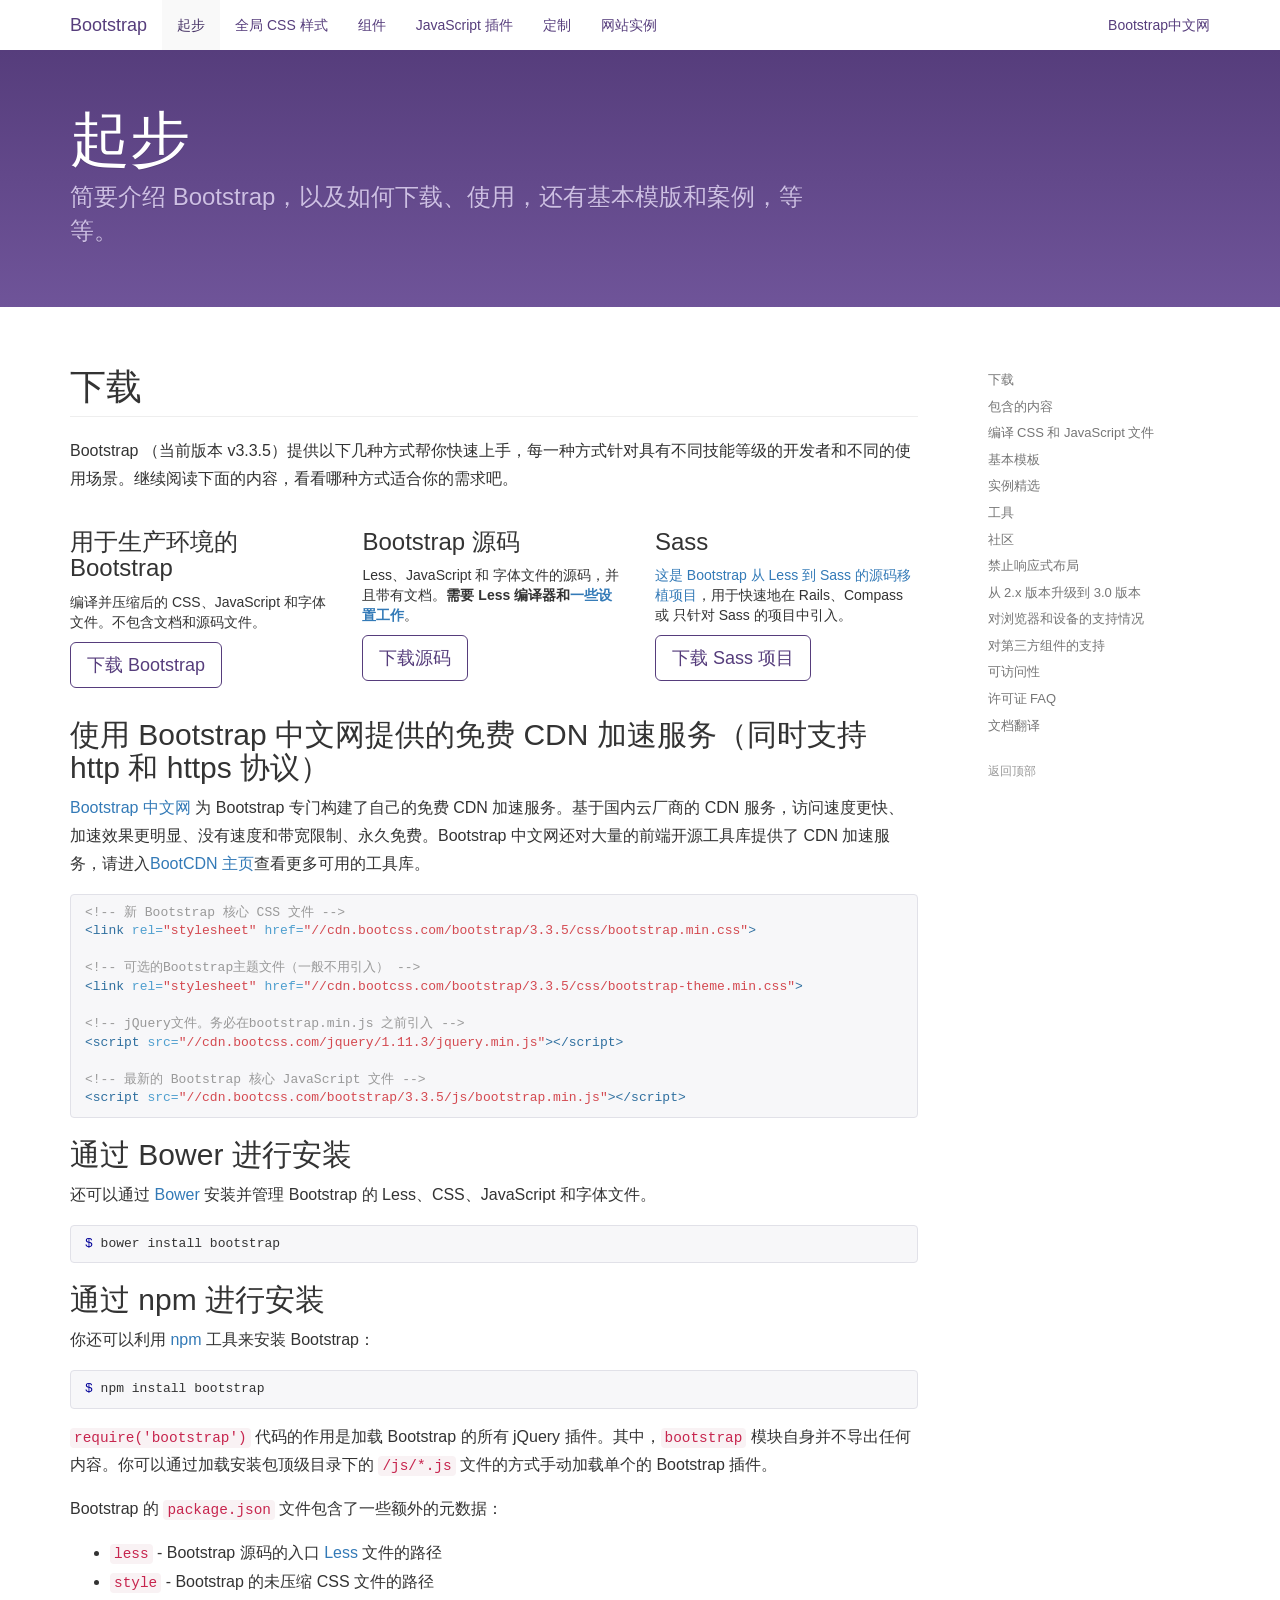
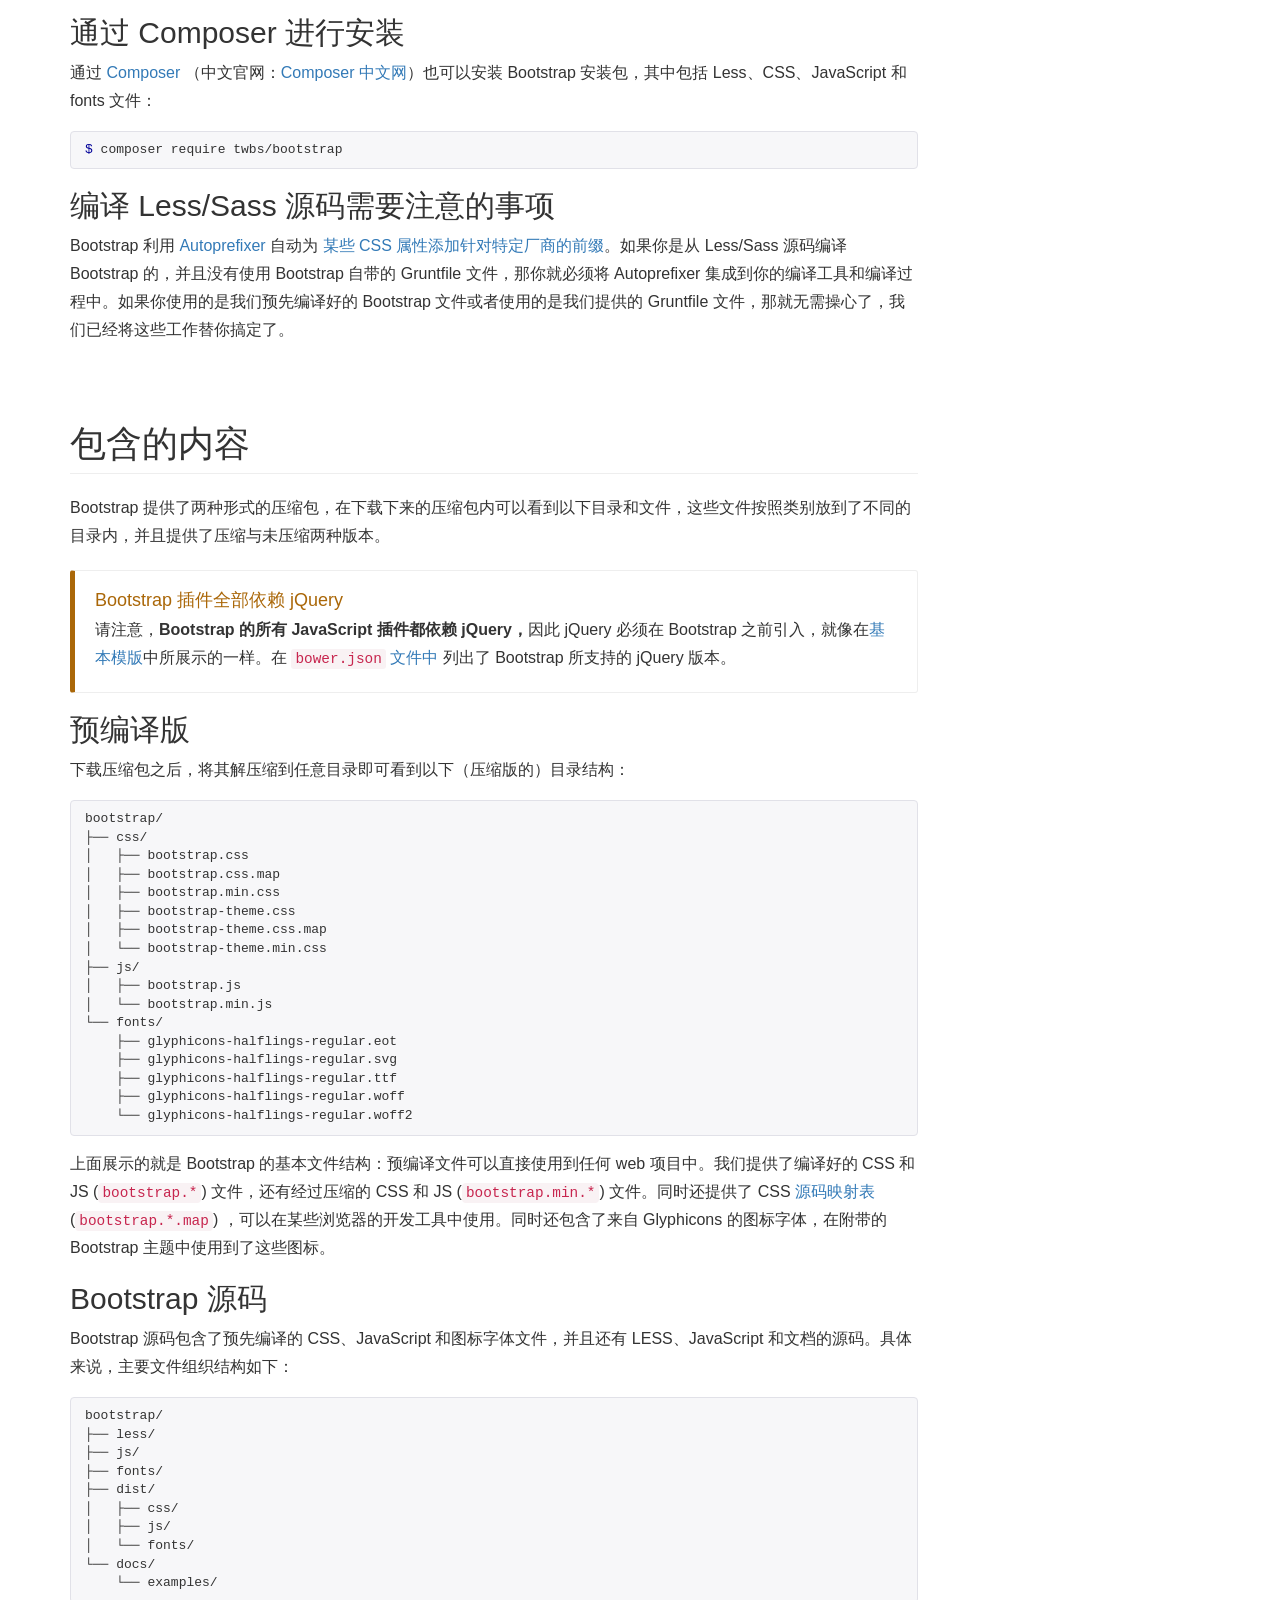
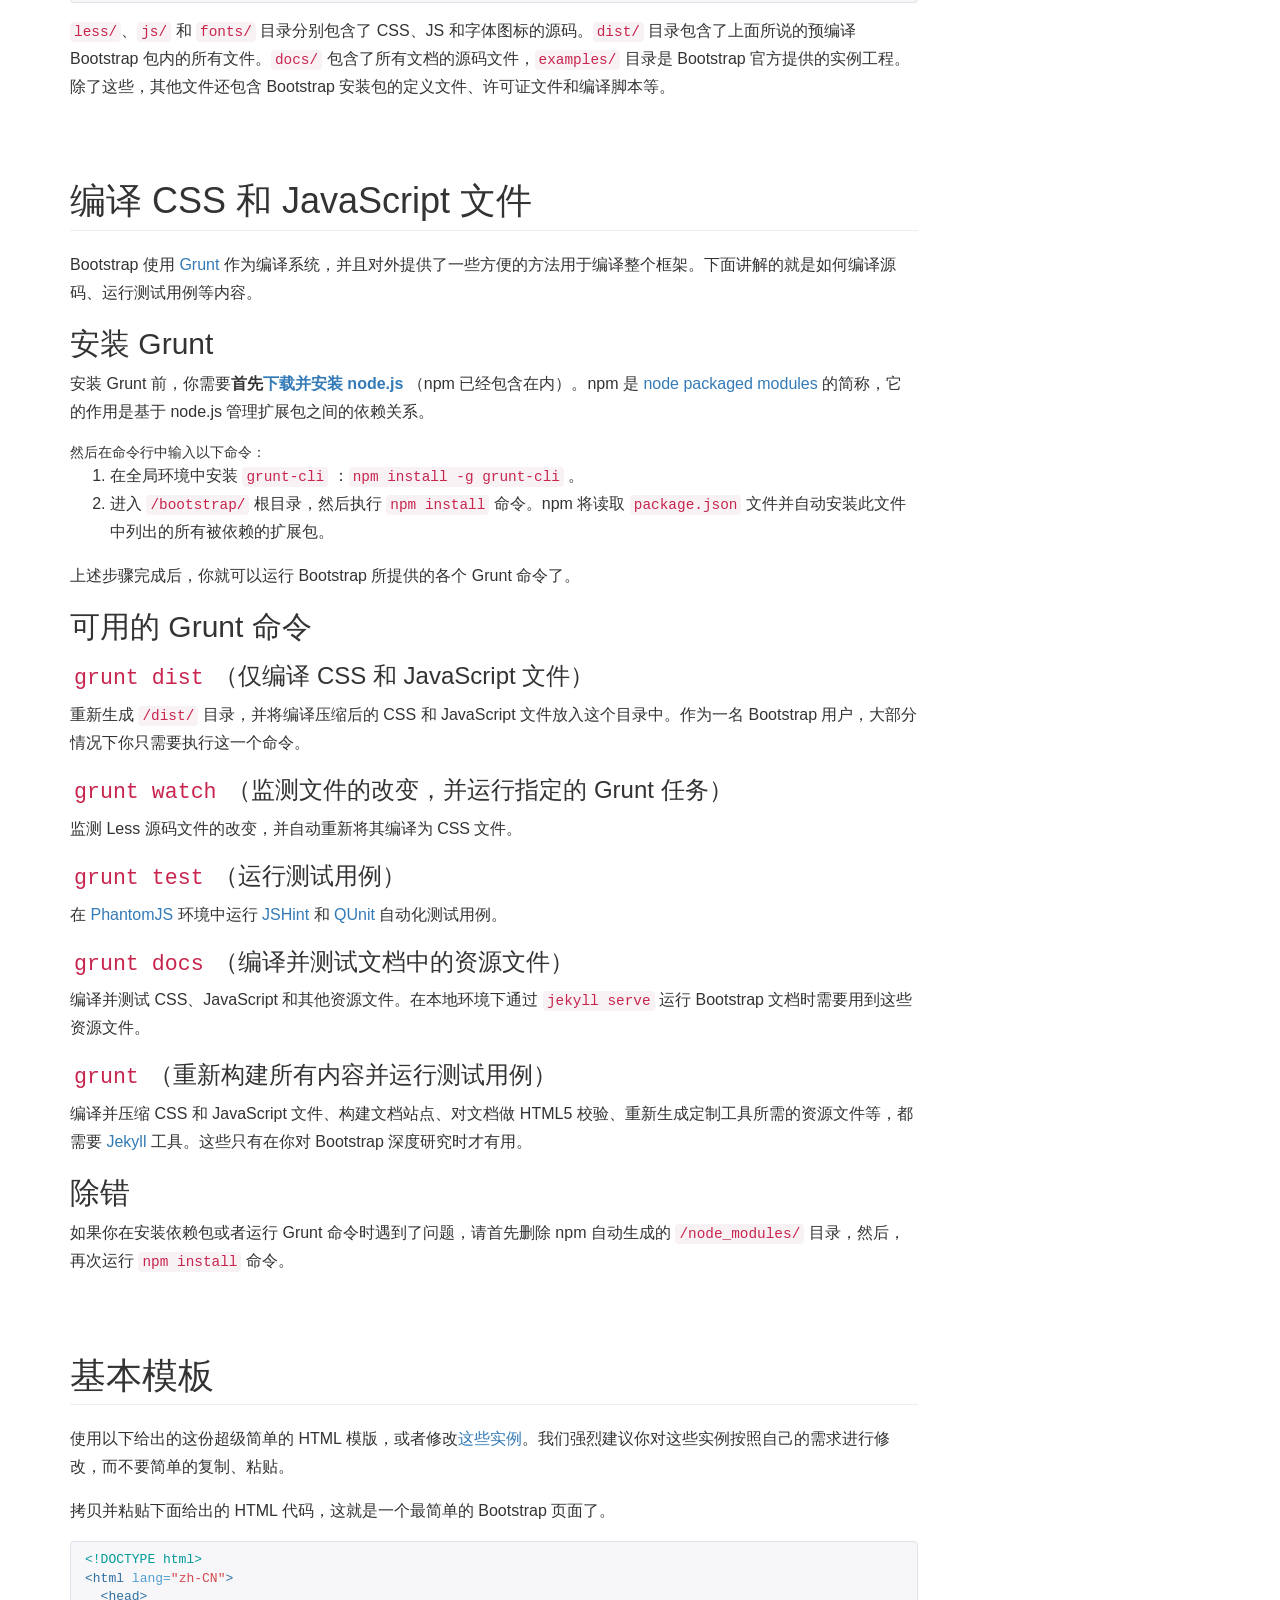
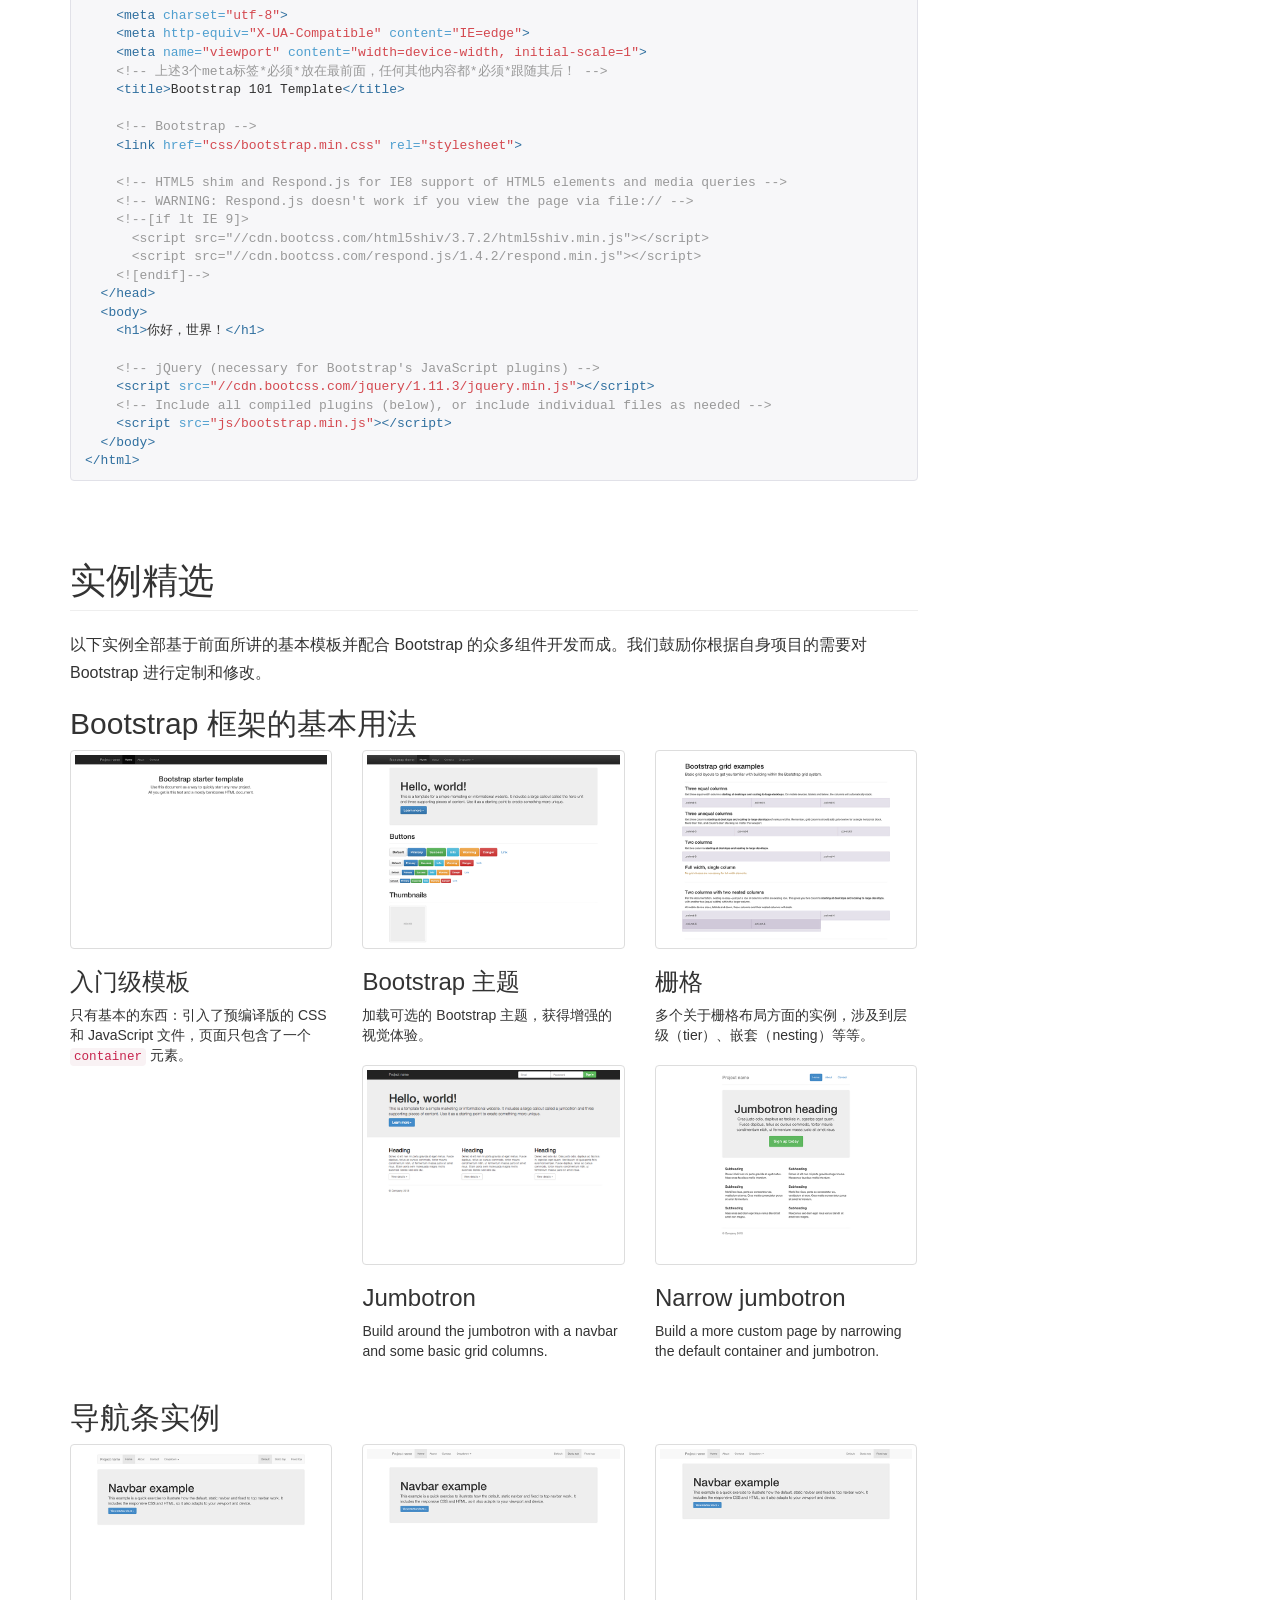
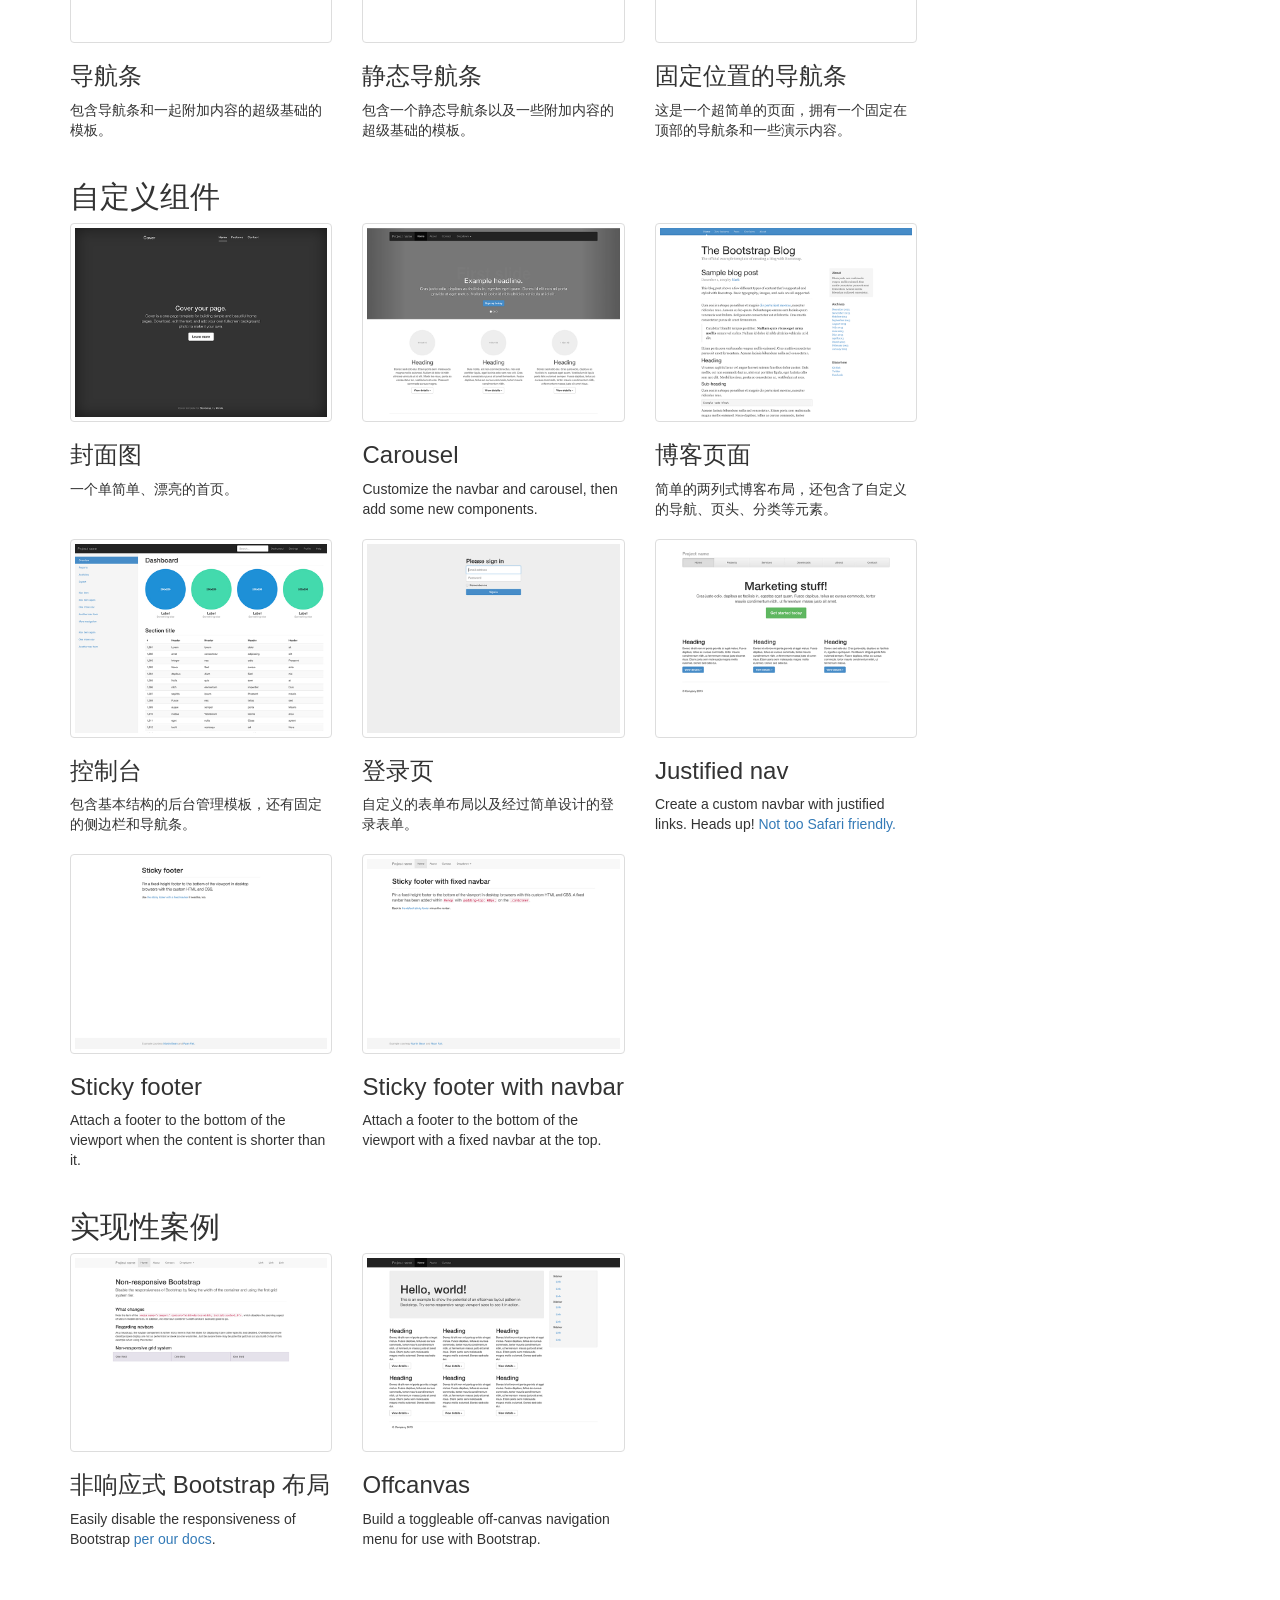
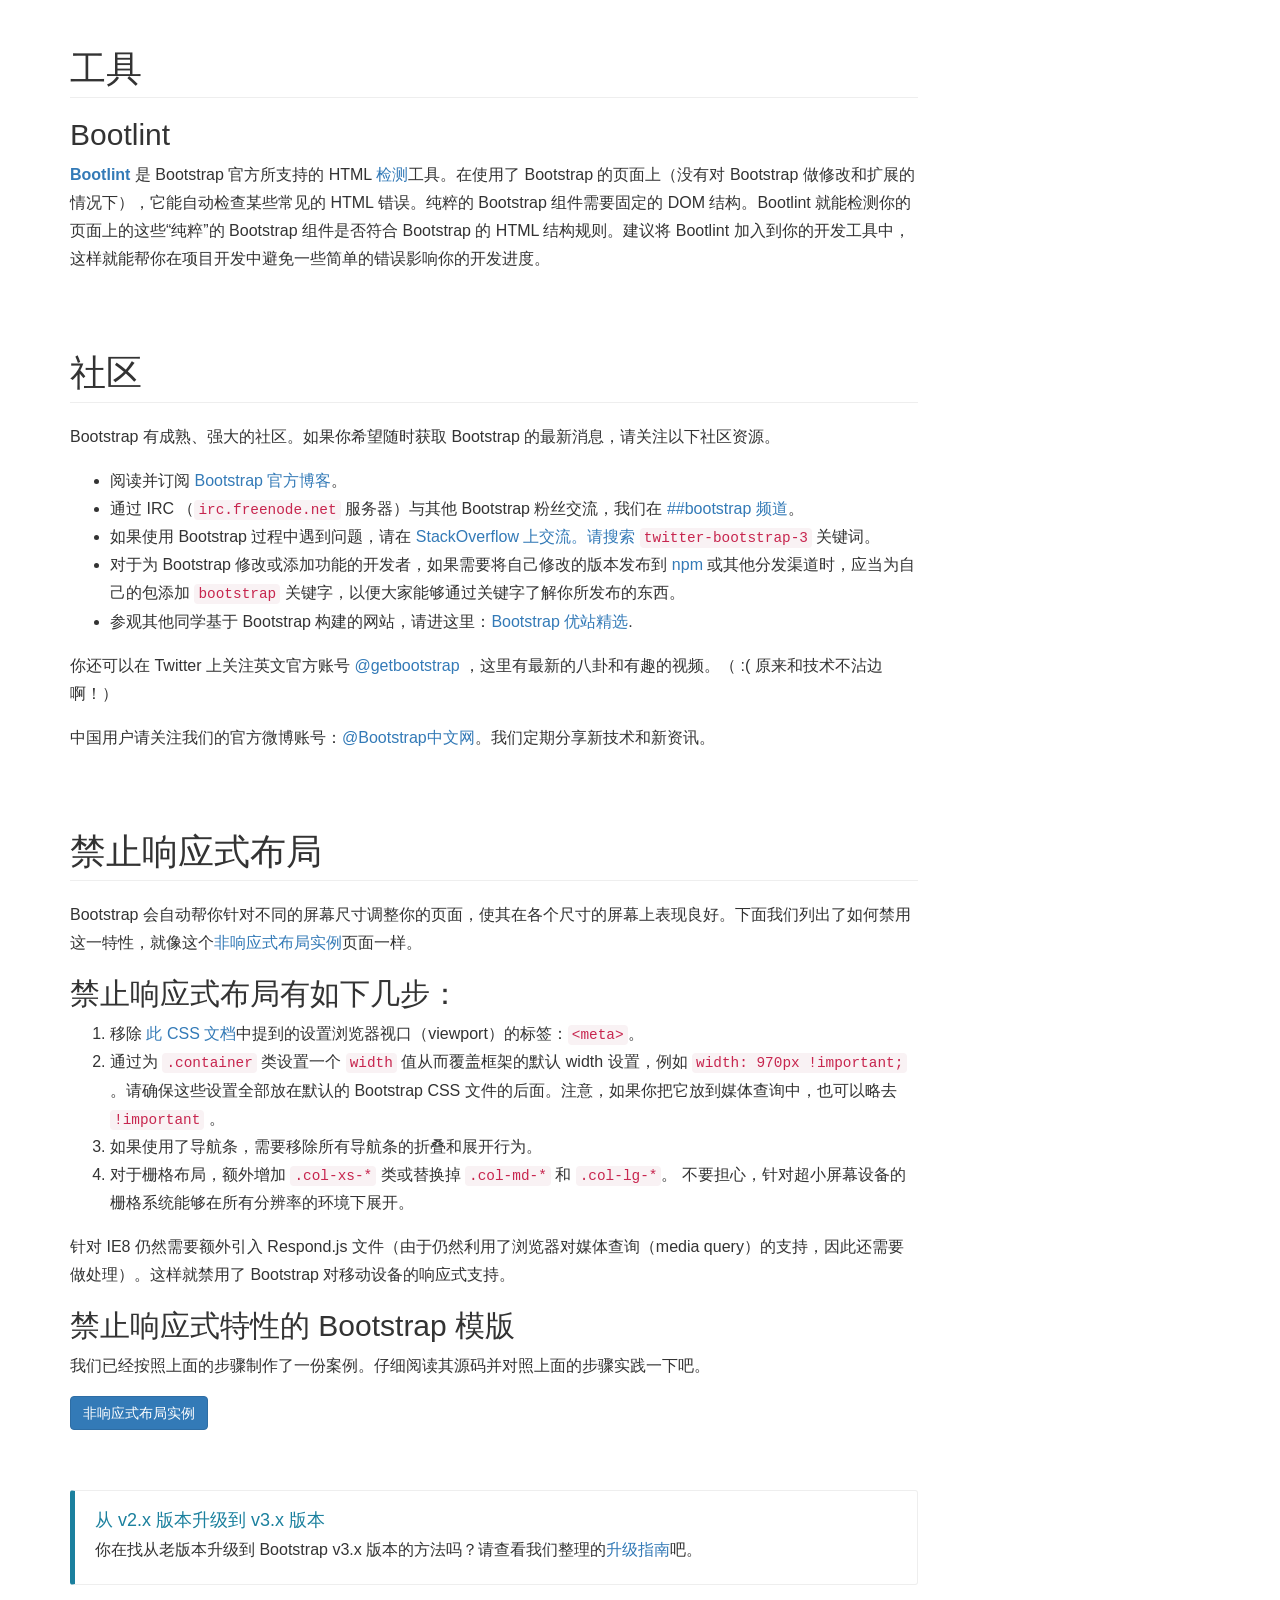
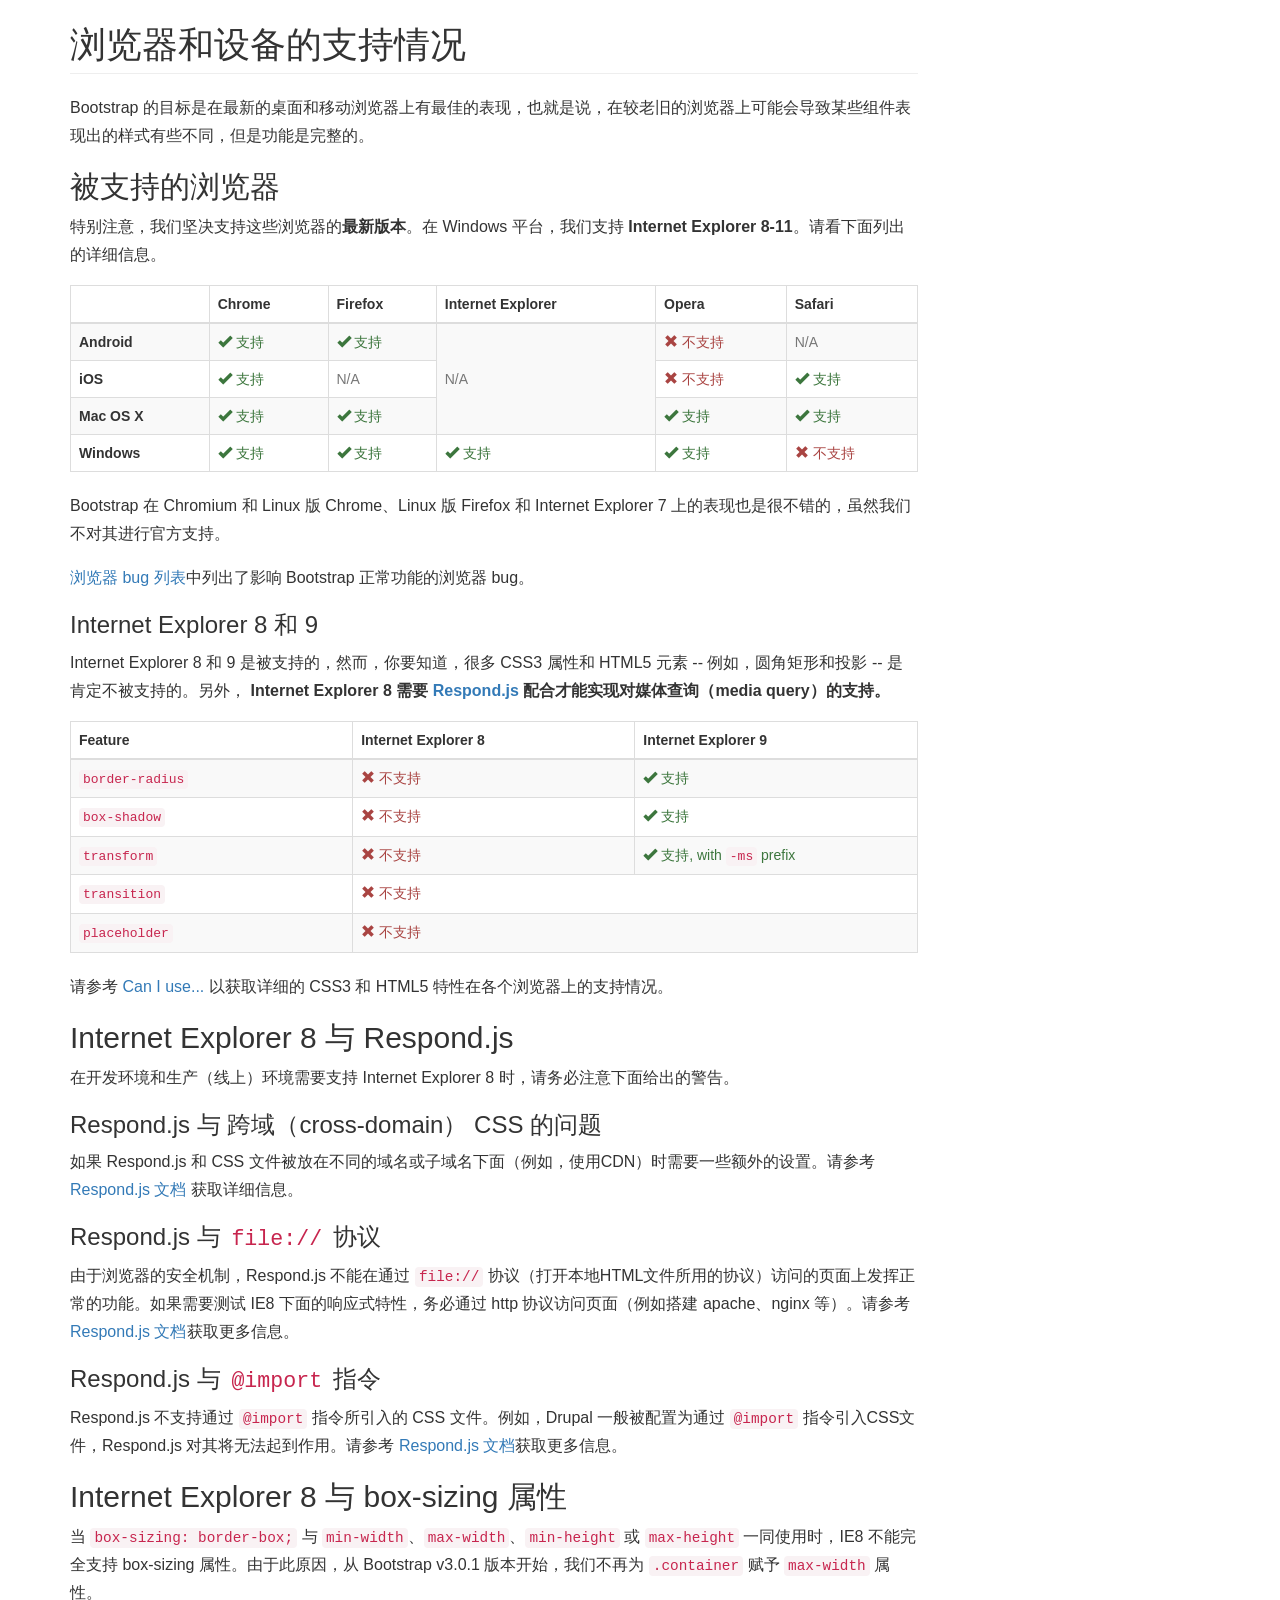
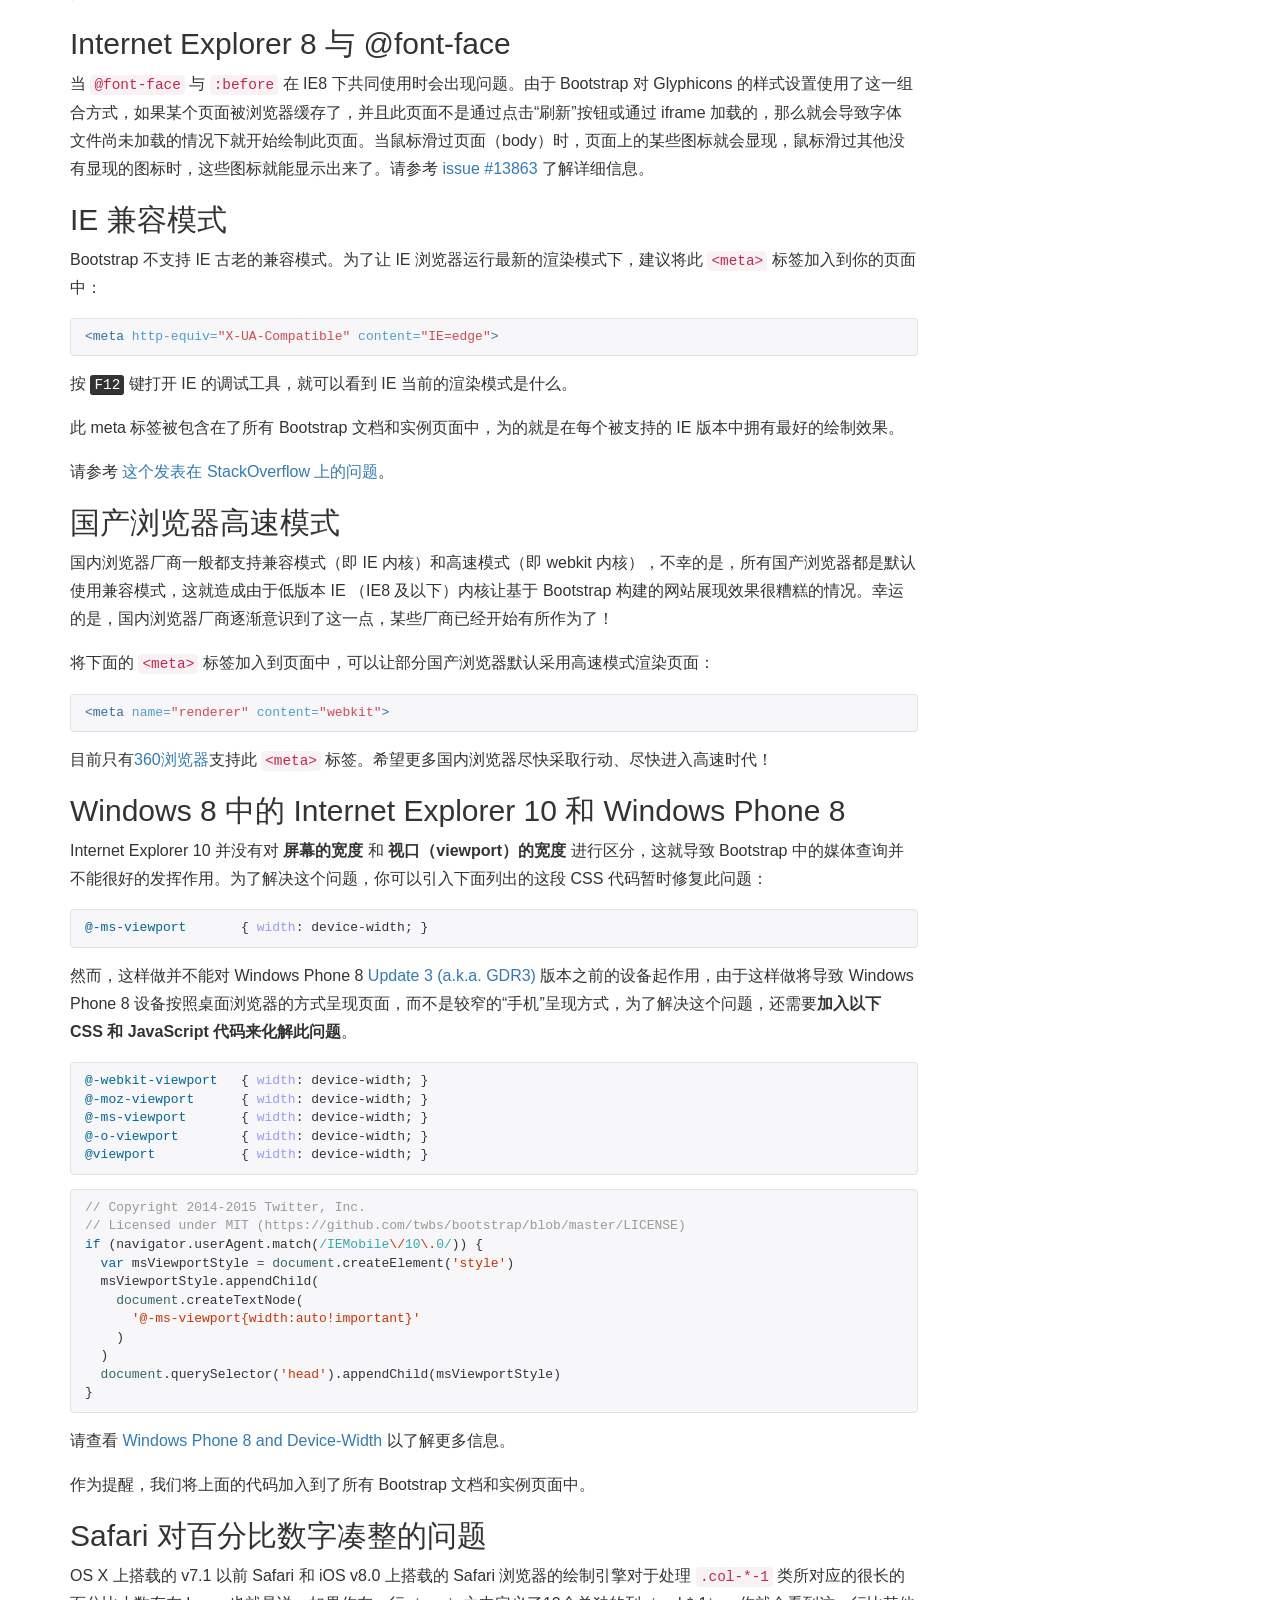
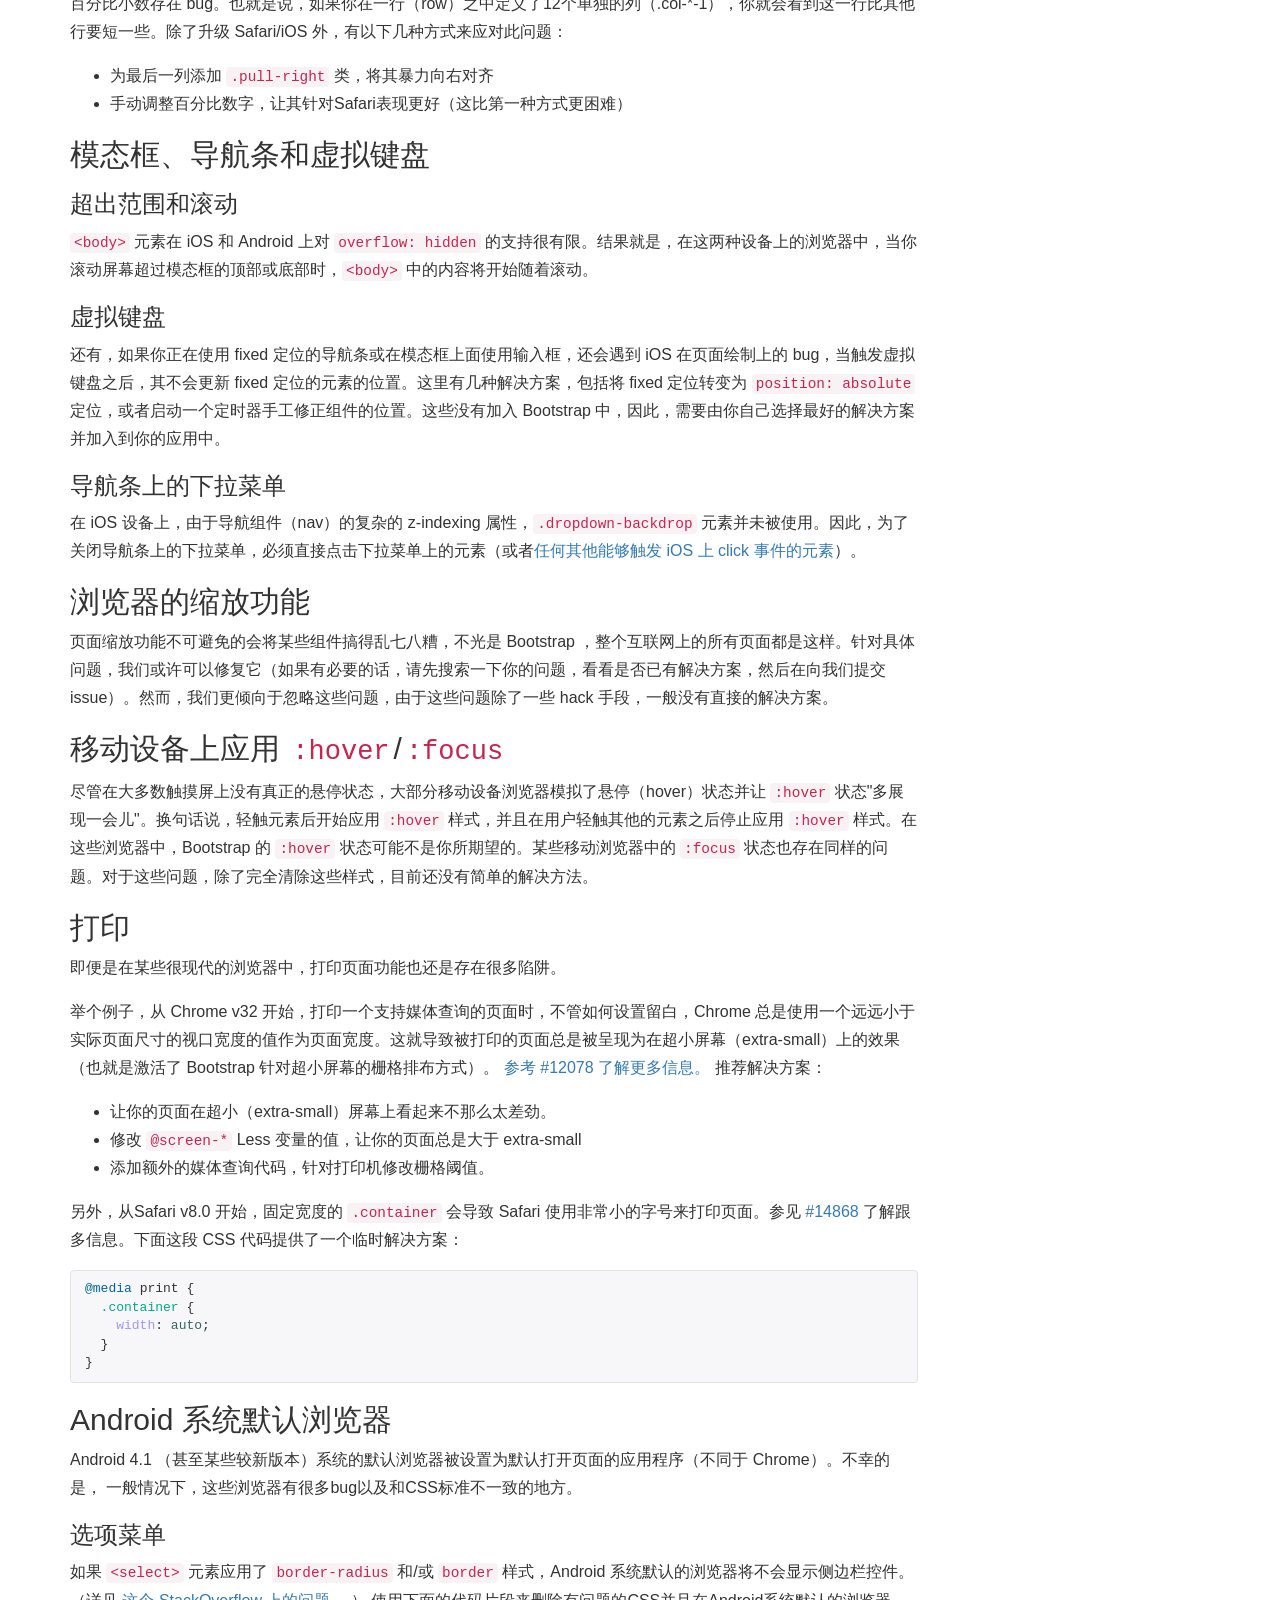
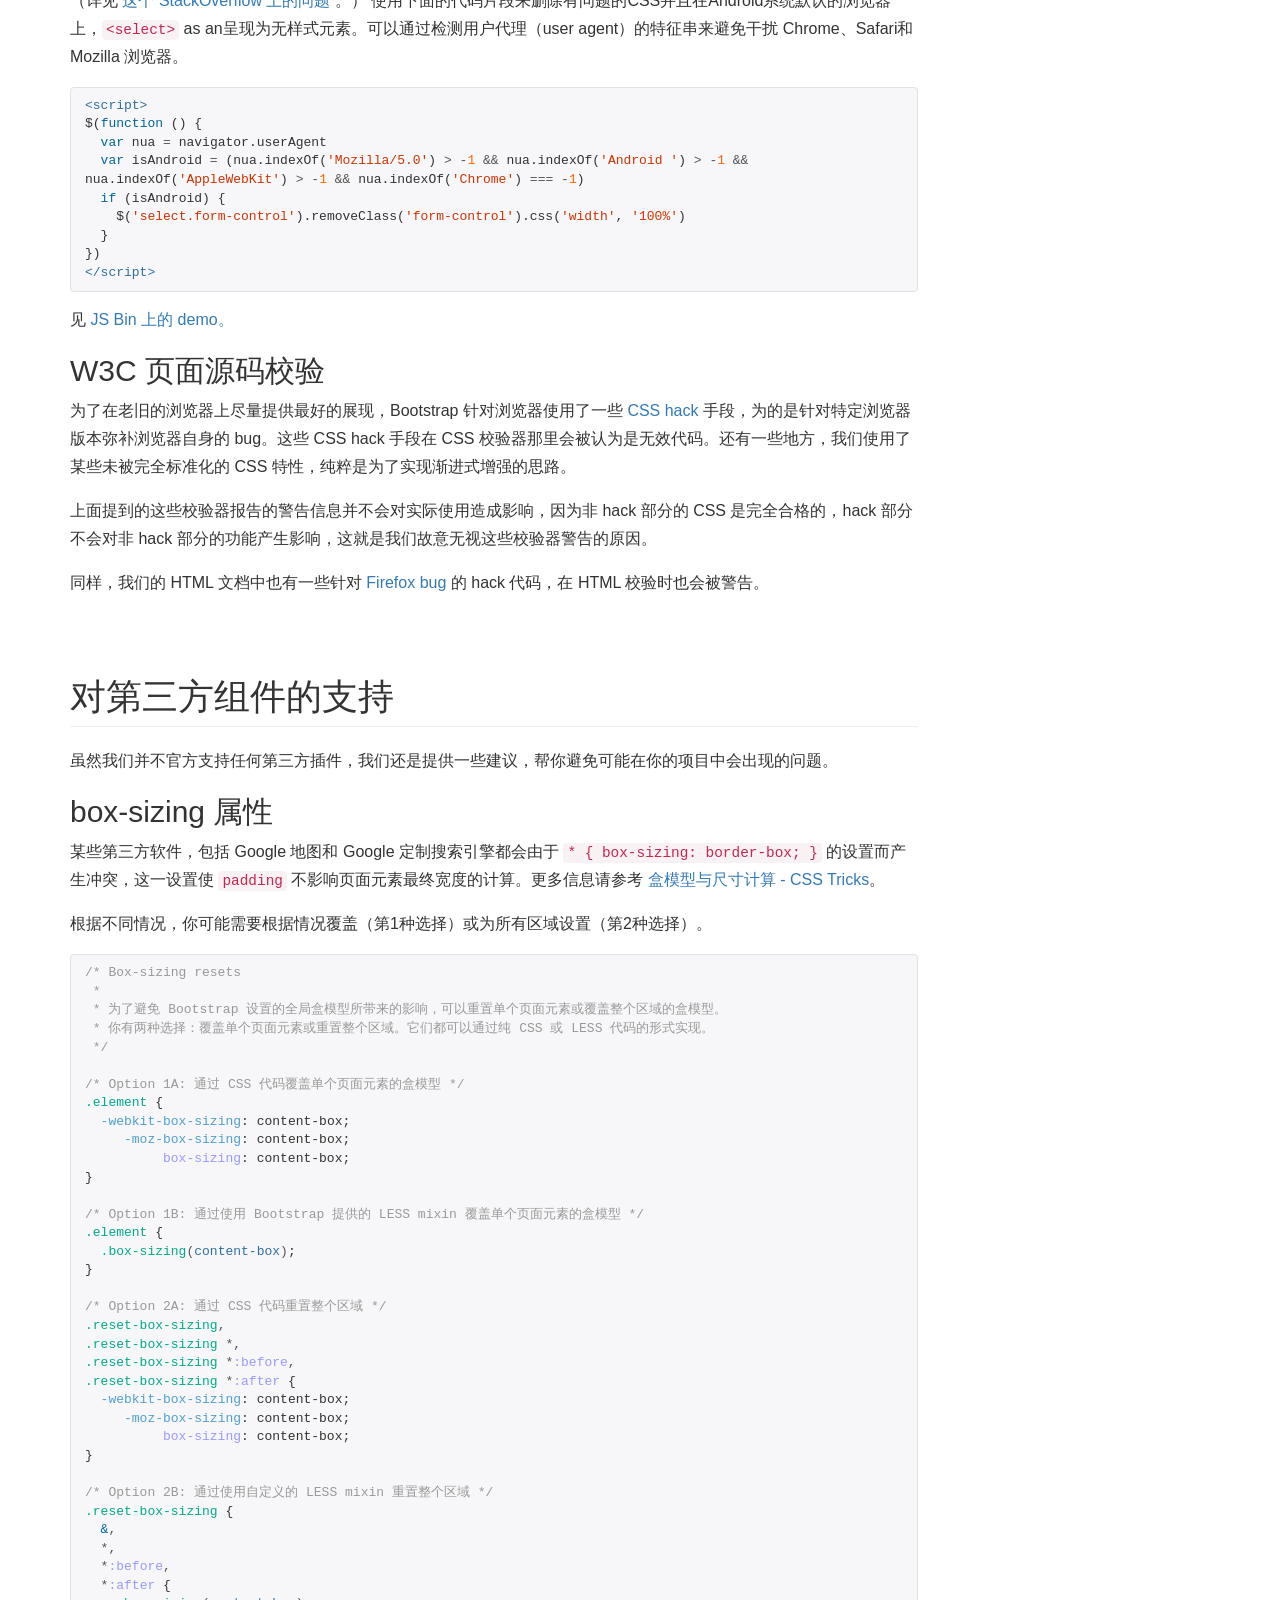
<file: 杂货铺/A1-课程笔记/MWEB/bootcss/v3.bootcss.com/getting-started/index.htm>
<!DOCTYPE html>
<html lang="zh-CN">
  <head>
    <!-- Meta, title, CSS, favicons, etc. -->
    <meta charset="utf-8">
<meta http-equiv="X-UA-Compatible" content="IE=edge">
<meta name="viewport" content="width=device-width, initial-scale=1">
<meta name="description" content="Bootstrap - 简洁、直观、强悍、移动设备优先的前端开发框架，让web开发更迅速、简单。">
<meta name="keywords" content="HTML, CSS, JS, JavaScript, framework, bootstrap, front-end, frontend, web development">
<meta name="author" content="Mark Otto, Jacob Thornton, and Bootstrap contributors">
<meta name="author" content="译者：王赛 <wangsai@bootcss.com>">

<title>
  
    起步 &middot; Bootstrap v3 中文文档
  
</title>

<!-- Bootstrap core CSS -->
<link href="../../cdn.bootcss.com/bootstrap/3.3.5/css/bootstrap.min.css" tppabs="http://cdn.bootcss.com/bootstrap/3.3.5/css/bootstrap.min.css" rel="stylesheet">

<link href="../assets/css/patch.css" tppabs="http://v3.bootcss.com/assets/css/patch.css" rel="stylesheet">

<!-- Documentation extras -->

<link href="../assets/css/docs.min.css" tppabs="http://v3.bootcss.com/assets/css/docs.min.css" rel="stylesheet">

<!--[if lt IE 9]><script src="../assets/js/ie8-responsive-file-warning.js" tppabs="http://v3.bootcss.com/assets/js/ie8-responsive-file-warning.js"></script><![endif]-->
<script src="../assets/js/ie-emulation-modes-warning.js" tppabs="http://v3.bootcss.com/assets/js/ie-emulation-modes-warning.js"></script>

<!-- HTML5 shim and Respond.js for IE8 support of HTML5 elements and media queries -->
<!--[if lt IE 9]>
  <script src="../../cdn.bootcss.com/html5shiv/3.7.2/html5shiv.min.js" tppabs="http://cdn.bootcss.com/html5shiv/3.7.2/html5shiv.min.js"></script>
  <script src="../../cdn.bootcss.com/respond.js/1.4.2/respond.min.js" tppabs="http://cdn.bootcss.com/respond.js/1.4.2/respond.min.js"></script>
<![endif]-->

<!-- Favicons -->
<link rel="apple-touch-icon" href="../apple-touch-icon.png" tppabs="http://v3.bootcss.com/apple-touch-icon.png">
<link rel="icon" href="../favicon.ico" tppabs="http://v3.bootcss.com/favicon.ico">
<script>
  var _hmt = _hmt || [];
</script>
  </head>
  <body>
    <a id="skippy" class="sr-only sr-only-focusable" href="#content"><div class="container"><span class="skiplink-text">Skip to main content</span></div></a>

    <!-- Docs master nav -->
    <header class="navbar navbar-static-top bs-docs-nav" id="top" role="banner">
  <div class="container">
    <div class="navbar-header">
      <button class="navbar-toggle collapsed" type="button" data-toggle="collapse" data-target="#bs-navbar" aria-controls="bs-navbar" aria-expanded="false">
        <span class="sr-only">Toggle navigation</span>
        <span class="icon-bar"></span>
        <span class="icon-bar"></span>
        <span class="icon-bar"></span>
      </button>
      <a href="../index.htm" tppabs="http://v3.bootcss.com/" class="navbar-brand">Bootstrap</a>
    </div>
    <nav id="bs-navbar" class="collapse navbar-collapse">
      <ul class="nav navbar-nav">
        <li class="active">
          <a href="index.htm" tppabs="http://v3.bootcss.com/getting-started/" onclick="_hmt.push(['_trackEvent', 'docv3-navbar', 'click', 'V3导航-起步'])">起步</a>
        </li>
        <li>
          <a href="../css/index.htm" tppabs="http://v3.bootcss.com/css/" onclick="_hmt.push(['_trackEvent', 'docv3-navbar', 'click', 'V3导航-全局CSS样式'])">全局 CSS 样式</a>
        </li>
        <li>
          <a href="../components/index.htm" tppabs="http://v3.bootcss.com/components/" onclick="_hmt.push(['_trackEvent', 'docv3-navbar', 'click', 'V3导航-组件'])">组件</a>
        </li>
        <li>
          <a href="../javascript/index.htm" tppabs="http://v3.bootcss.com/javascript/" onclick="_hmt.push(['_trackEvent', 'docv3-navbar', 'click', 'V3导航-JavaScript插件'])">JavaScript 插件</a>
        </li>
        <li>
          <a href="../customize/index.htm" tppabs="http://v3.bootcss.com/customize/" onclick="_hmt.push(['_trackEvent', 'docv3-navbar', 'click', 'V3导航-定制'])">定制</a>
        </li>
        <li><a href="javascript:if(confirm(%27http://expo.bootcss.com/  \n\nThis file was not retrieved by Teleport Ultra, because it is addressed on a domain or path outside the boundaries set for its Starting Address.  \n\nDo you want to open it from the server?%27))window.location=%27http://expo.bootcss.com/%27" tppabs="http://expo.bootcss.com/" onclick="_hmt.push(['_trackEvent', 'docv3-navbar', 'click', 'V3导航-网站实例'])" target="_blank">网站实例</a></li>
      </ul>
      <ul class="nav navbar-nav navbar-right">
        <li><a href="javascript:if(confirm(%27http://www.bootcss.com/  \n\nThis file was not retrieved by Teleport Ultra, because it is addressed on a domain or path outside the boundaries set for its Starting Address.  \n\nDo you want to open it from the server?%27))window.location=%27http://www.bootcss.com/%27" tppabs="http://www.bootcss.com/" onclick="_hmt.push(['_trackEvent', 'docv3-navbar', 'click', 'V3导航-Bootstrap中文网'])" target="_blank">Bootstrap中文网</a></li>
      </ul>
    </nav>
  </div>
</header>


    <!-- Docs page layout -->
    <div class="bs-docs-header" id="content" tabindex="-1">
      <div class="container">
        <h1>起步</h1>
        <p>简要介绍 Bootstrap，以及如何下载、使用，还有基本模版和案例，等等。</p>
      </div>
    </div>

    <div class="container bs-docs-container">

      <div class="row">
        <div class="col-md-9" role="main">
          <div class="bs-docs-section">
  <h1 id="download" class="page-header">下载</h1>

  <p class="lead">Bootstrap （当前版本 v3.3.5）提供以下几种方式帮你快速上手，每一种方式针对具有不同技能等级的开发者和不同的使用场景。继续阅读下面的内容，看看哪种方式适合你的需求吧。</p>

  <div class="row bs-downloads">
    <div class="col-sm-4">
      <h3 id="download-bootstrap">用于生产环境的 Bootstrap</h3>
      <p>编译并压缩后的 CSS、JavaScript 和字体文件。不包含文档和源码文件。</p>
      <p>
        <a href="javascript:if(confirm(%27http://d.bootcss.com/bootstrap-3.3.5-dist.zip  \n\nThis file was not retrieved by Teleport Ultra, because it is addressed on a domain or path outside the boundaries set for its Starting Address.  \n\nDo you want to open it from the server?%27))window.location=%27http://d.bootcss.com/bootstrap-3.3.5-dist.zip%27" tppabs="http://d.bootcss.com/bootstrap-3.3.5-dist.zip" class="btn btn-lg btn-outline">下载 Bootstrap</a>
      </p>
    </div>
    <div class="col-sm-4">
      <h3 id="download-source">Bootstrap 源码</h3>
      <p>Less、JavaScript 和 字体文件的源码，并且带有文档。<strong>需要 Less 编译器和<a href="#grunt">一些设置工作</a></strong>。</p>
      <p>
        <a href="javascript:if(confirm(%27http://d.bootcss.com/bootstrap-3.3.5.zip  \n\nThis file was not retrieved by Teleport Ultra, because it is addressed on a domain or path outside the boundaries set for its Starting Address.  \n\nDo you want to open it from the server?%27))window.location=%27http://d.bootcss.com/bootstrap-3.3.5.zip%27" tppabs="http://d.bootcss.com/bootstrap-3.3.5.zip" class="btn btn-lg btn-outline">下载源码</a>
      </p>
    </div>
    <div class="col-sm-4">
      <h3 id="download-sass">Sass</h3>
      <p><a href="javascript:if(confirm(%27https://github.com/twbs/bootstrap-sass  \n\nThis file was not retrieved by Teleport Ultra, because it is addressed on a domain or path outside the boundaries set for its Starting Address.  \n\nDo you want to open it from the server?%27))window.location=%27https://github.com/twbs/bootstrap-sass%27" tppabs="https://github.com/twbs/bootstrap-sass">这是 Bootstrap 从 Less 到 Sass 的源码移植项目</a>，用于快速地在 Rails、Compass 或 只针对 Sass 的项目中引入。</p>
      <p>
        <a href="javascript:if(confirm(%27http://d.bootcss.com/bootstrap-sass-3.3.5.tar.gz  \n\nThis file was not retrieved by Teleport Ultra, because it is addressed on a domain or path outside the boundaries set for its Starting Address.  \n\nDo you want to open it from the server?%27))window.location=%27http://d.bootcss.com/bootstrap-sass-3.3.5.tar.gz%27" tppabs="http://d.bootcss.com/bootstrap-sass-3.3.5.tar.gz" class="btn btn-lg btn-outline">下载 Sass 项目</a>
      </p>
    </div>
  </div>

  <h2 id="download-cdn">使用 Bootstrap 中文网提供的免费 CDN 加速服务（同时支持 http 和 https 协议）</h2>
  <p><a href="javascript:if(confirm(%27http://www.bootcss.com/  \n\nThis file was not retrieved by Teleport Ultra, because it is addressed on a domain or path outside the boundaries set for its Starting Address.  \n\nDo you want to open it from the server?%27))window.location=%27http://www.bootcss.com/%27" tppabs="http://www.bootcss.com/">Bootstrap 中文网</a> 为 Bootstrap 专门构建了自己的免费 CDN 加速服务。基于国内云厂商的 CDN 服务，访问速度更快、加速效果更明显、没有速度和带宽限制、永久免费。Bootstrap 中文网还对大量的前端开源工具库提供了 CDN 加速服务，请进入<a href="javascript:if(confirm(%27http://www.bootcdn.cn/  \n\nThis file was not retrieved by Teleport Ultra, because it is addressed on a domain or path outside the boundaries set for its Starting Address.  \n\nDo you want to open it from the server?%27))window.location=%27http://www.bootcdn.cn/%27" tppabs="http://www.bootcdn.cn/"
  >BootCDN 主页</a>查看更多可用的工具库。</p>
<div class="highlight"><pre><code class="language-html" data-lang="html"><span class="c">&lt;!-- 新 Bootstrap 核心 CSS 文件 --&gt;</span>
<span class="nt">&lt;link</span> <span class="na">rel=</span><span class="s">"stylesheet"</span> <span class="na">href=</span><span class="s">"//cdn.bootcss.com/bootstrap/3.3.5/css/bootstrap.min.css"</span><span class="nt">&gt;</span>

<span class="c">&lt;!-- 可选的Bootstrap主题文件（一般不用引入） --&gt;</span>
<span class="nt">&lt;link</span> <span class="na">rel=</span><span class="s">"stylesheet"</span> <span class="na">href=</span><span class="s">"//cdn.bootcss.com/bootstrap/3.3.5/css/bootstrap-theme.min.css"</span><span class="nt">&gt;</span>

<span class="c">&lt;!-- jQuery文件。务必在bootstrap.min.js 之前引入 --&gt;</span>
<span class="nt">&lt;script </span><span class="na">src=</span><span class="s">"//cdn.bootcss.com/jquery/1.11.3/jquery.min.js"</span><span class="nt">&gt;&lt;/script&gt;</span>

<span class="c">&lt;!-- 最新的 Bootstrap 核心 JavaScript 文件 --&gt;</span>
<span class="nt">&lt;script </span><span class="na">src=</span><span class="s">"//cdn.bootcss.com/bootstrap/3.3.5/js/bootstrap.min.js"</span><span class="nt">&gt;&lt;/script&gt;</span></code></pre></div>

  <h2 id="download-bower">通过 Bower 进行安装</h2>
  <p>还可以通过 <a href="javascript:if(confirm(%27http://bower.io/  \n\nThis file was not retrieved by Teleport Ultra, because it is addressed on a domain or path outside the boundaries set for its Starting Address.  \n\nDo you want to open it from the server?%27))window.location=%27http://bower.io/%27" tppabs="http://bower.io/">Bower</a> 安装并管理 Bootstrap 的 Less、CSS、JavaScript 和字体文件。</p>
  <div class="highlight"><pre><code class="language-bash" data-lang="bash"><span class="gp">$ </span>bower install bootstrap</code></pre></div>

  <h2 id="download-npm">通过 npm 进行安装</h2>
  <p>你还可以利用 <a href="javascript:if(confirm(%27https://www.npmjs.com/  \n\nThis file was not retrieved by Teleport Ultra, because it is addressed on a domain or path outside the boundaries set for its Starting Address.  \n\nDo you want to open it from the server?%27))window.location=%27https://www.npmjs.com/%27" tppabs="https://www.npmjs.com/">npm</a> 工具来安装 Bootstrap：</p>
  <div class="highlight"><pre><code class="language-bash" data-lang="bash"><span class="gp">$ </span>npm install bootstrap</code></pre></div>
  <p><code>require('bootstrap')</code> 代码的作用是加载 Bootstrap 的所有 jQuery 插件。其中，<code>bootstrap</code> 模块自身并不导出任何内容。你可以通过加载安装包顶级目录下的 <code>/js/*.js</code> 文件的方式手动加载单个的 Bootstrap 插件。</p>
  <p>Bootstrap 的 <code>package.json</code> 文件包含了一些额外的元数据：</p>
  <ul>
    <li><code>less</code> - Bootstrap 源码的入口 <a href="javascript:if(confirm(%27http://lesscss.org/  \n\nThis file was not retrieved by Teleport Ultra, because it is addressed on a domain or path outside the boundaries set for its Starting Address.  \n\nDo you want to open it from the server?%27))window.location=%27http://lesscss.org/%27" tppabs="http://lesscss.org/">Less</a> 文件的路径</li>
    <li><code>style</code> - Bootstrap 的未压缩 CSS 文件的路径</li>
  </ul>

  <h2 id="download-composer">通过 Composer 进行安装</h2>
  <p>通过 <a href="javascript:if(confirm(%27https://getcomposer.org/  \n\nThis file was not retrieved by Teleport Ultra, because it is addressed on a domain or path outside the boundaries set for its Starting Address.  \n\nDo you want to open it from the server?%27))window.location=%27https://getcomposer.org/%27" tppabs="https://getcomposer.org/">Composer</a> （中文官网：<a href="javascript:if(confirm(%27http://www.phpcomposer.com/  \n\nThis file was not retrieved by Teleport Ultra, because it is addressed on a domain or path outside the boundaries set for its Starting Address.  \n\nDo you want to open it from the server?%27))window.location=%27http://www.phpcomposer.com/%27" tppabs="http://www.phpcomposer.com/">Composer 中文网</a>）也可以安装 Bootstrap 安装包，其中包括 Less、CSS、JavaScript 和 fonts 文件：</p>
  <div class="highlight"><pre><code class="language-bash" data-lang="bash"><span class="gp">$ </span>composer require twbs/bootstrap</code></pre></div>

  <h2 id="download-autoprefixer">编译 Less/Sass 源码需要注意的事项</h2>
  <p>Bootstrap 利用 <a href="javascript:if(confirm(%27https://github.com/postcss/autoprefixer  \n\nThis file was not retrieved by Teleport Ultra, because it is addressed on a domain or path outside the boundaries set for its Starting Address.  \n\nDo you want to open it from the server?%27))window.location=%27https://github.com/postcss/autoprefixer%27" tppabs="https://github.com/postcss/autoprefixer">Autoprefixer</a> 自动为 <a href="javascript:if(confirm(%27http://webdesign.about.com/od/css/a/css-vendor-prefixes.htm  \n\nThis file was not retrieved by Teleport Ultra, because it is addressed on a domain or path outside the boundaries set for its Starting Address.  \n\nDo you want to open it from the server?%27))window.location=%27http://webdesign.about.com/od/css/a/css-vendor-prefixes.htm%27" tppabs="http://webdesign.about.com/od/css/a/css-vendor-prefixes.htm">某些 CSS 属性添加针对特定厂商的前缀</a>。如果你是从 Less/Sass 源码编译 Bootstrap 的，并且没有使用 Bootstrap 自带的 Gruntfile 文件，那你就必须将 Autoprefixer 集成到你的编译工具和编译过程中。如果你使用的是我们预先编译好的 Bootstrap 文件或者使用的是我们提供的 Gruntfile 文件，那就无需操心了，我们已经将这些工作替你搞定了。</p>
</div>

<div class="bs-docs-section">
  <h1 id="whats-included" class="page-header">包含的内容</h1>

  <p class="lead">Bootstrap 提供了两种形式的压缩包，在下载下来的压缩包内可以看到以下目录和文件，这些文件按照类别放到了不同的目录内，并且提供了压缩与未压缩两种版本。</p>

  <div class="bs-callout bs-callout-warning" id="jquery-required">
    <h4>Bootstrap 插件全部依赖 jQuery</h4>
    <p>请注意，<strong>Bootstrap 的所有 JavaScript 插件都依赖 jQuery，</strong>因此 jQuery 必须在 Bootstrap 之前引入，就像在<a href="#template">基本模版</a>中所展示的一样。在<a href="javascript:if(confirm(%27https://github.com/twbs/bootstrap/blob/v3.3.5/bower.json  \n\nThis file was not retrieved by Teleport Ultra, because it is addressed on a domain or path outside the boundaries set for its Starting Address.  \n\nDo you want to open it from the server?%27))window.location=%27https://github.com/twbs/bootstrap/blob/v3.3.5/bower.json%27" tppabs="https://github.com/twbs/bootstrap/blob/v3.3.5/bower.json"> <code>bower.json</code> 文件中</a> 列出了 Bootstrap 所支持的 jQuery 版本。</p>
  </div>

  <h2 id="whats-included-precompiled">预编译版</h2>
  <p>下载压缩包之后，将其解压缩到任意目录即可看到以下（压缩版的）目录结构：</p>
<!-- NOTE: This info is intentionally duplicated in the README.
Copy any changes made here over to the README too. -->
<div class="highlight"><pre><code class="language-bash" data-lang="bash">bootstrap/
├── css/
│   ├── bootstrap.css
│   ├── bootstrap.css.map
│   ├── bootstrap.min.css
│   ├── bootstrap-theme.css
│   ├── bootstrap-theme.css.map
│   └── bootstrap-theme.min.css
├── js/
│   ├── bootstrap.js
│   └── bootstrap.min.js
└── fonts/
    ├── glyphicons-halflings-regular.eot
    ├── glyphicons-halflings-regular.svg
    ├── glyphicons-halflings-regular.ttf
    ├── glyphicons-halflings-regular.woff
    └── glyphicons-halflings-regular.woff2</code></pre></div>
<!-- NOTE: This info is intentionally duplicated in the README.
Copy any changes made here over to the README too. -->
  <p>上面展示的就是 Bootstrap 的基本文件结构：预编译文件可以直接使用到任何 web 项目中。我们提供了编译好的 CSS 和 JS (<code>bootstrap.*</code>) 文件，还有经过压缩的 CSS 和 JS (<code>bootstrap.min.*</code>) 文件。同时还提供了 CSS <a href="javascript:if(confirm(%27https://developer.chrome.com/devtools/docs/css-preprocessors  \n\nThis file was not retrieved by Teleport Ultra, because it is addressed on a domain or path outside the boundaries set for its Starting Address.  \n\nDo you want to open it from the server?%27))window.location=%27https://developer.chrome.com/devtools/docs/css-preprocessors%27" tppabs="https://developer.chrome.com/devtools/docs/css-preprocessors">源码映射表</a> (<code>bootstrap.*.map</code>) ，可以在某些浏览器的开发工具中使用。同时还包含了来自 Glyphicons 的图标字体，在附带的 Bootstrap 主题中使用到了这些图标。</p>

  <h2 id="whats-included-source">Bootstrap 源码</h2>
  <p>Bootstrap 源码包含了预先编译的 CSS、JavaScript 和图标字体文件，并且还有 LESS、JavaScript 和文档的源码。具体来说，主要文件组织结构如下：</p>
<div class="highlight"><pre><code class="language-bash" data-lang="bash">bootstrap/
├── less/
├── js/
├── fonts/
├── dist/
│   ├── css/
│   ├── js/
│   └── fonts/
└── docs/
    └── examples/</code></pre></div>
  <p><code>less/</code>、<code>js/</code> 和 <code>fonts/</code> 目录分别包含了 CSS、JS 和字体图标的源码。<code>dist/</code> 目录包含了上面所说的预编译 Bootstrap 包内的所有文件。<code>docs/</code> 包含了所有文档的源码文件，<code>examples/</code> 目录是 Bootstrap 官方提供的实例工程。除了这些，其他文件还包含 Bootstrap 安装包的定义文件、许可证文件和编译脚本等。</p>
</div>

<div class="bs-docs-section">
  <h1 id="grunt" class="page-header">编译 CSS 和 JavaScript 文件</h1>

  <p class="lead">Bootstrap 使用 <a href="javascript:if(confirm(%27http://gruntjs.com/  \n\nThis file was not retrieved by Teleport Ultra, because it is addressed on a domain or path outside the boundaries set for its Starting Address.  \n\nDo you want to open it from the server?%27))window.location=%27http://gruntjs.com/%27" tppabs="http://gruntjs.com/">Grunt</a> 作为编译系统，并且对外提供了一些方便的方法用于编译整个框架。下面讲解的就是如何编译源码、运行测试用例等内容。</p>

  <h2 id="grunt-installing">安装 Grunt</h2>
  <p>安装 Grunt 前，你需要<strong>首先<a href="javascript:if(confirm(%27https://nodejs.org/download/  \n\nThis file was not retrieved by Teleport Ultra, because it is addressed on a domain or path outside the boundaries set for its Starting Address.  \n\nDo you want to open it from the server?%27))window.location=%27https://nodejs.org/download/%27" tppabs="https://nodejs.org/download/">下载并安装 node.js</a></strong> （npm 已经包含在内）。npm 是 <a href="javascript:if(confirm(%27https://www.npmjs.com/  \n\nThis file was not retrieved by Teleport Ultra, because it is addressed on a domain or path outside the boundaries set for its Starting Address.  \n\nDo you want to open it from the server?%27))window.location=%27https://www.npmjs.com/%27" tppabs="https://www.npmjs.com/">node packaged modules</a> 的简称，它的作用是基于 node.js 管理扩展包之间的依赖关系。</p>

  然后在命令行中输入以下命令：
  <ol>
    <li>在全局环境中安装 <code>grunt-cli</code> ：<code>npm install -g grunt-cli</code> 。</li>
    <li>进入 <code>/bootstrap/</code> 根目录，然后执行 <code>npm install</code> 命令。npm 将读取 <a href="javascript:if(confirm(%27https://github.com/twbs/bootstrap/blob/master/package.json  \n\nThis file was not retrieved by Teleport Ultra, because it is addressed on a domain or path outside the boundaries set for its Starting Address.  \n\nDo you want to open it from the server?%27))window.location=%27https://github.com/twbs/bootstrap/blob/master/package.json%27" tppabs="https://github.com/twbs/bootstrap/blob/master/package.json"><code>package.json</code></a> 文件并自动安装此文件中列出的所有被依赖的扩展包。</li>
  </ol>

  <p>上述步骤完成后，你就可以运行 Bootstrap 所提供的各个 Grunt 命令了。</p>

  <h2 id="grunt-commands">可用的 Grunt 命令</h2>
  <h3><code>grunt dist</code> （仅编译 CSS 和 JavaScript 文件）</h3>
  <p>重新生成 <code>/dist/</code> 目录，并将编译压缩后的 CSS 和 JavaScript 文件放入这个目录中。作为一名 Bootstrap 用户，大部分情况下你只需要执行这一个命令。</p>

  <h3><code>grunt watch</code> （监测文件的改变，并运行指定的 Grunt 任务）</h3>
  <p>监测 Less 源码文件的改变，并自动重新将其编译为 CSS 文件。</p>

  <h3><code>grunt test</code> （运行测试用例）</h3>
  <p>在 <a href="javascript:if(confirm(%27http://phantomjs.org/  \n\nThis file was not retrieved by Teleport Ultra, because it is addressed on a domain or path outside the boundaries set for its Starting Address.  \n\nDo you want to open it from the server?%27))window.location=%27http://phantomjs.org/%27" tppabs="http://phantomjs.org/">PhantomJS</a> 环境中运行 <a href="javascript:if(confirm(%27http://jshint.com/  \n\nThis file was not retrieved by Teleport Ultra, because it is addressed on a domain or path outside the boundaries set for its Starting Address.  \n\nDo you want to open it from the server?%27))window.location=%27http://jshint.com/%27" tppabs="http://jshint.com/">JSHint</a> 和 <a href="javascript:if(confirm(%27http://qunitjs.com/  \n\nThis file was not retrieved by Teleport Ultra, because it is addressed on a domain or path outside the boundaries set for its Starting Address.  \n\nDo you want to open it from the server?%27))window.location=%27http://qunitjs.com/%27" tppabs="http://qunitjs.com/">QUnit</a> 自动化测试用例。

  <h3><code>grunt docs</code> （编译并测试文档中的资源文件）</h3>
  <p>编译并测试 CSS、JavaScript 和其他资源文件。在本地环境下通过 <code>jekyll serve</code> 运行 Bootstrap 文档时需要用到这些资源文件。</p>

  <h3><code>grunt</code> （重新构建所有内容并运行测试用例）</h3>
  <p>编译并压缩 CSS 和 JavaScript 文件、构建文档站点、对文档做 HTML5 校验、重新生成定制工具所需的资源文件等，都需要 <a href="javascript:if(confirm(%27http://jekyllrb.com/docs/installation/  \n\nThis file was not retrieved by Teleport Ultra, because it is addressed on a domain or path outside the boundaries set for its Starting Address.  \n\nDo you want to open it from the server?%27))window.location=%27http://jekyllrb.com/docs/installation/%27" tppabs="http://jekyllrb.com/docs/installation/">Jekyll</a> 工具。这些只有在你对 Bootstrap 深度研究时才有用。</p>

  <h2 id="grunt-troubleshooting">除错</h2>
  <p>如果你在安装依赖包或者运行 Grunt 命令时遇到了问题，请首先删除 npm 自动生成的 <code>/node_modules/</code> 目录，然后，再次运行 <code>npm install</code> 命令。</p>
</div>

<div class="bs-docs-section">
  <h1 id="template" class="page-header">基本模板</h1>

  <p class="lead">使用以下给出的这份超级简单的 HTML 模版，或者修改<a href="#examples">这些实例</a>。我们强烈建议你对这些实例按照自己的需求进行修改，而不要简单的复制、粘贴。</p>

  <p>拷贝并粘贴下面给出的 HTML 代码，这就是一个最简单的 Bootstrap 页面了。</p>
<div class="highlight"><pre><code class="language-html" data-lang="html"><span class="cp">&lt;!DOCTYPE html&gt;</span>
<span class="nt">&lt;html</span> <span class="na">lang=</span><span class="s">"zh-CN"</span><span class="nt">&gt;</span>
  <span class="nt">&lt;head&gt;</span>
    <span class="nt">&lt;meta</span> <span class="na">charset=</span><span class="s">"utf-8"</span><span class="nt">&gt;</span>
    <span class="nt">&lt;meta</span> <span class="na">http-equiv=</span><span class="s">"X-UA-Compatible"</span> <span class="na">content=</span><span class="s">"IE=edge"</span><span class="nt">&gt;</span>
    <span class="nt">&lt;meta</span> <span class="na">name=</span><span class="s">"viewport"</span> <span class="na">content=</span><span class="s">"width=device-width, initial-scale=1"</span><span class="nt">&gt;</span>
    <span class="c">&lt;!-- 上述3个meta标签*必须*放在最前面，任何其他内容都*必须*跟随其后！ --&gt;</span>
    <span class="nt">&lt;title&gt;</span>Bootstrap 101 Template<span class="nt">&lt;/title&gt;</span>

    <span class="c">&lt;!-- Bootstrap --&gt;</span>
    <span class="nt">&lt;link</span> <span class="na">href=</span><span class="s">"css/bootstrap.min.css"</span> <span class="na">rel=</span><span class="s">"stylesheet"</span><span class="nt">&gt;</span>

    <span class="c">&lt;!-- HTML5 shim and Respond.js for IE8 support of HTML5 elements and media queries --&gt;</span>
    <span class="c">&lt;!-- WARNING: Respond.js doesn't work if you view the page via file:// --&gt;</span>
    <span class="c">&lt;!--[if lt IE 9]&gt;
      &lt;script src="//cdn.bootcss.com/html5shiv/3.7.2/html5shiv.min.js"&gt;&lt;/script&gt;
      &lt;script src="//cdn.bootcss.com/respond.js/1.4.2/respond.min.js"&gt;&lt;/script&gt;
    &lt;![endif]--&gt;</span>
  <span class="nt">&lt;/head&gt;</span>
  <span class="nt">&lt;body&gt;</span>
    <span class="nt">&lt;h1&gt;</span>你好，世界！<span class="nt">&lt;/h1&gt;</span>

    <span class="c">&lt;!-- jQuery (necessary for Bootstrap's JavaScript plugins) --&gt;</span>
    <span class="nt">&lt;script </span><span class="na">src=</span><span class="s">"//cdn.bootcss.com/jquery/1.11.3/jquery.min.js"</span><span class="nt">&gt;&lt;/script&gt;</span>
    <span class="c">&lt;!-- Include all compiled plugins (below), or include individual files as needed --&gt;</span>
    <span class="nt">&lt;script </span><span class="na">src=</span><span class="s">"js/bootstrap.min.js"</span><span class="nt">&gt;&lt;/script&gt;</span>
  <span class="nt">&lt;/body&gt;</span>
<span class="nt">&lt;/html&gt;</span></code></pre></div>
</div>

<div class="bs-docs-section">
  <h1 id="examples" class="page-header">实例精选</h1>

  <p class="lead">以下实例全部基于前面所讲的基本模板并配合 Bootstrap 的众多组件开发而成。我们鼓励你根据自身项目的需要对 Bootstrap 进行定制和修改。</p>

  <h2 id="examples-framework">Bootstrap 框架的基本用法</h2>
  <div class="row bs-examples">
    <div class="col-xs-6 col-md-4">
      <a class="thumbnail" href="../examples/starter-template/index.htm" tppabs="http://v3.bootcss.com/examples/starter-template/">
        <img src="../examples/screenshots/starter-template.jpg" tppabs="http://v3.bootcss.com/examples/screenshots/starter-template.jpg" alt="Starter template example">
      </a>
      <h3>入门级模板</h3>
      <p>只有基本的东西：引入了预编译版的 CSS 和 JavaScript 文件，页面只包含了一个 <code>container</code> 元素。</p>
    </div>
    <div class="col-xs-6 col-md-4">
      <a class="thumbnail" href="../examples/theme/index.htm" tppabs="http://v3.bootcss.com/examples/theme/">
        <img src="../examples/screenshots/theme.jpg" tppabs="http://v3.bootcss.com/examples/screenshots/theme.jpg" alt="Bootstrap theme example">
      </a>
      <h3>Bootstrap 主题</h3>
      <p>加载可选的 Bootstrap 主题，获得增强的视觉体验。</p>
    </div>
    <div class="clearfix visible-xs"></div>

    <div class="col-xs-6 col-md-4">
      <a class="thumbnail" href="../examples/grid/index.htm" tppabs="http://v3.bootcss.com/examples/grid/">
        <img src="../examples/screenshots/grid.jpg" tppabs="http://v3.bootcss.com/examples/screenshots/grid.jpg" alt="Multiple grids example">
      </a>
      <h3>栅格</h3>
      <p>多个关于栅格布局方面的实例，涉及到层级（tier）、嵌套（nesting）等等。</p>
    </div>
    <div class="col-xs-6 col-md-4">
      <a class="thumbnail" href="../examples/jumbotron/index.htm" tppabs="http://v3.bootcss.com/examples/jumbotron/">
        <img src="../examples/screenshots/jumbotron.jpg" tppabs="http://v3.bootcss.com/examples/screenshots/jumbotron.jpg" alt="Jumbotron example">
      </a>
      <h3>Jumbotron</h3>
      <p>Build around the jumbotron with a navbar and some basic grid columns.</p>
    </div>
    <div class="clearfix visible-xs"></div>

    <div class="col-xs-6 col-md-4">
      <a class="thumbnail" href="../examples/jumbotron-narrow/index.htm" tppabs="http://v3.bootcss.com/examples/jumbotron-narrow/">
        <img src="../examples/screenshots/jumbotron-narrow.jpg" tppabs="http://v3.bootcss.com/examples/screenshots/jumbotron-narrow.jpg" alt="Narrow jumbotron example">
      </a>
      <h3>Narrow jumbotron</h3>
      <p>Build a more custom page by narrowing the default container and jumbotron.</p>
    </div>
  </div>

  <h2 id="examples-navbars">导航条实例</h2>
  <div class="row bs-examples">
    <div class="col-xs-6 col-md-4">
      <a class="thumbnail" href="../examples/navbar/index.htm" tppabs="http://v3.bootcss.com/examples/navbar/">
        <img src="../examples/screenshots/navbar.jpg" tppabs="http://v3.bootcss.com/examples/screenshots/navbar.jpg" alt="Navbar example">
      </a>
      <h3>导航条</h3>
      <p>包含导航条和一起附加内容的超级基础的模板。</p>
    </div>
    <div class="col-xs-6 col-md-4">
      <a class="thumbnail" href="../examples/navbar-static-top/index.htm" tppabs="http://v3.bootcss.com/examples/navbar-static-top/">
        <img src="../examples/screenshots/navbar-static.jpg" tppabs="http://v3.bootcss.com/examples/screenshots/navbar-static.jpg" alt="Static top navbar example">
      </a>
      <h3>静态导航条</h3>
      <p>包含一个静态导航条以及一些附加内容的超级基础的模板。</p>
    </div>
    <div class="clearfix visible-xs"></div>

    <div class="col-xs-6 col-md-4">
      <a class="thumbnail" href="../examples/navbar-fixed-top/index.htm" tppabs="http://v3.bootcss.com/examples/navbar-fixed-top/">
        <img src="../examples/screenshots/navbar-fixed.jpg" tppabs="http://v3.bootcss.com/examples/screenshots/navbar-fixed.jpg" alt="Fixed navbar example">
      </a>
      <h3>固定位置的导航条</h3>
      <p>这是一个超简单的页面，拥有一个固定在顶部的导航条和一些演示内容。</p>
    </div>
  </div>

  <h2 id="examples-custom">自定义组件</h2>
  <div class="row bs-examples">
    <div class="col-xs-6 col-md-4">
      <a class="thumbnail" href="../examples/cover/index.htm" tppabs="http://v3.bootcss.com/examples/cover/">
        <img src="../examples/screenshots/cover.jpg" tppabs="http://v3.bootcss.com/examples/screenshots/cover.jpg" alt="A one-page template example">
      </a>
      <h3>封面图</h3>
      <p>一个单简单、漂亮的首页。</p>
    </div>
    <div class="col-xs-6 col-md-4">
      <a class="thumbnail" href="../examples/carousel/index.htm" tppabs="http://v3.bootcss.com/examples/carousel/">
        <img src="../examples/screenshots/carousel.jpg" tppabs="http://v3.bootcss.com/examples/screenshots/carousel.jpg" alt="Carousel example">
      </a>
      <h3>Carousel</h3>
      <p>Customize the navbar and carousel, then add some new components.</p>
    </div>
    <div class="clearfix visible-xs"></div>

    <div class="col-xs-6 col-md-4">
      <a class="thumbnail" href="../examples/blog/index.htm" tppabs="http://v3.bootcss.com/examples/blog/">
        <img src="../examples/screenshots/blog.jpg" tppabs="http://v3.bootcss.com/examples/screenshots/blog.jpg" alt="Blog layout example">
      </a>
      <h3>博客页面</h3>
      <p>简单的两列式博客布局，还包含了自定义的导航、页头、分类等元素。</p>
    </div>
    <div class="col-xs-6 col-md-4">
      <a class="thumbnail" href="../examples/dashboard/index.htm" tppabs="http://v3.bootcss.com/examples/dashboard/">
        <img src="../examples/screenshots/dashboard.jpg" tppabs="http://v3.bootcss.com/examples/screenshots/dashboard.jpg" alt="Dashboard example">
      </a>
      <h3>控制台</h3>
      <p>包含基本结构的后台管理模板，还有固定的侧边栏和导航条。</p>
    </div>
    <div class="clearfix visible-xs"></div>

    <div class="col-xs-6 col-md-4">
      <a class="thumbnail" href="../examples/signin/index.htm" tppabs="http://v3.bootcss.com/examples/signin/">
        <img src="../examples/screenshots/sign-in.jpg" tppabs="http://v3.bootcss.com/examples/screenshots/sign-in.jpg" alt="Sign-in page example">
      </a>
      <h3>登录页</h3>
      <p>自定义的表单布局以及经过简单设计的登录表单。</p>
    </div>
    <div class="col-xs-6 col-md-4">
      <a class="thumbnail" href="../examples/justified-nav/index.htm" tppabs="http://v3.bootcss.com/examples/justified-nav/">
        <img src="../examples/screenshots/justified-nav.jpg" tppabs="http://v3.bootcss.com/examples/screenshots/justified-nav.jpg" alt="Justified nav example">
      </a>
      <h3>Justified nav</h3>
      <p>Create a custom navbar with justified links. Heads up! <a href="../components/index.htm#nav-justified" tppabs="http://v3.bootcss.com/components/#nav-justified">Not too Safari friendly.</a></p>
    </div>
    <div class="clearfix visible-xs"></div>

    <div class="col-xs-6 col-md-4">
      <a class="thumbnail" href="../examples/sticky-footer/index.htm" tppabs="http://v3.bootcss.com/examples/sticky-footer/">
        <img src="../examples/screenshots/sticky-footer.jpg" tppabs="http://v3.bootcss.com/examples/screenshots/sticky-footer.jpg" alt="Sticky footer example">
      </a>
      <h3>Sticky footer</h3>
      <p>Attach a footer to the bottom of the viewport when the content is shorter than it.</p>
    </div>
    <div class="col-xs-6 col-md-4">
      <a class="thumbnail" href="../examples/sticky-footer-navbar/index.htm" tppabs="http://v3.bootcss.com/examples/sticky-footer-navbar/">
        <img src="../examples/screenshots/sticky-footer-navbar.jpg" tppabs="http://v3.bootcss.com/examples/screenshots/sticky-footer-navbar.jpg" alt="Sticky footer with navbar example">
      </a>
      <h3>Sticky footer with navbar</h3>
      <p>Attach a footer to the bottom of the viewport with a fixed navbar at the top.</p>
    </div>
  </div>

  <h2 id="examples-experiments">实现性案例</h2>
  <div class="row bs-examples">
    <div class="col-xs-6 col-md-4">
      <a class="thumbnail" href="../examples/non-responsive/index.htm" tppabs="http://v3.bootcss.com/examples/non-responsive/">
        <img src="../examples/screenshots/non-responsive.jpg" tppabs="http://v3.bootcss.com/examples/screenshots/non-responsive.jpg" alt="Non-responsive example">
      </a>
      <h3>非响应式 Bootstrap 布局</h3>
      <p>Easily disable the responsiveness of Bootstrap <a href="#disable-responsive">per our docs</a>.</p>
    </div>
    <div class="col-xs-6 col-md-4">
      <a class="thumbnail" href="../examples/offcanvas/index.htm" tppabs="http://v3.bootcss.com/examples/offcanvas/">
        <img src="../examples/screenshots/offcanvas.jpg" tppabs="http://v3.bootcss.com/examples/screenshots/offcanvas.jpg" alt="Off-canvas navigation example">
      </a>
      <h3>Offcanvas</h3>
      <p>Build a toggleable off-canvas navigation menu for use with Bootstrap.</p>
    </div>
  </div>
</div>

<div class="bs-docs-section">
  <h1 id="tools" class="page-header">工具</h1>

  <h2 id="tools-bootlint">Bootlint</h2>
  <p><strong><a href="javascript:if(confirm(%27https://github.com/twbs/bootlint  \n\nThis file was not retrieved by Teleport Ultra, because it is addressed on a domain or path outside the boundaries set for its Starting Address.  \n\nDo you want to open it from the server?%27))window.location=%27https://github.com/twbs/bootlint%27" tppabs="https://github.com/twbs/bootlint">Bootlint</a></strong> 是 Bootstrap 官方所支持的 HTML <a href="javascript:if(confirm(%27http://en.wikipedia.org/wiki/Lint_(software)  \n\nThis file was not retrieved by Teleport Ultra, because it is addressed on a domain or path outside the boundaries set for its Starting Address.  \n\nDo you want to open it from the server?%27))window.location=%27http://en.wikipedia.org/wiki/Lint_(software)%27" tppabs="http://en.wikipedia.org/wiki/Lint_(software)">检测</a>工具。在使用了 Bootstrap 的页面上（没有对 Bootstrap 做修改和扩展的情况下），它能自动检查某些常见的 HTML 错误。纯粹的 Bootstrap 组件需要固定的 DOM 结构。Bootlint 就能检测你的页面上的这些“纯粹”的 Bootstrap 组件是否符合 Bootstrap 的 HTML 结构规则。建议将 Bootlint 加入到你的开发工具中，这样就能帮你在项目开发中避免一些简单的错误影响你的开发进度。</p>
</div>

<div class="bs-docs-section">
  <h1 id="community" class="page-header">社区</h1>

  <p class="lead">Bootstrap 有成熟、强大的社区。如果你希望随时获取 Bootstrap 的最新消息，请关注以下社区资源。</p>
  <ul>
    <li>阅读并订阅 <a href="javascript:if(confirm(%27http://blog.getbootstrap.com/  \n\nThis file was not retrieved by Teleport Ultra, because it is addressed on a domain or path outside the boundaries set for its Starting Address.  \n\nDo you want to open it from the server?%27))window.location=%27http://blog.getbootstrap.com/%27" tppabs="http://blog.getbootstrap.com/">Bootstrap 官方博客</a>。</li>
    <li>通过 IRC （<code>irc.freenode.net</code> 服务器）与其他 Bootstrap 粉丝交流，我们在 <a href="irc://irc.freenode.net/%23bootstrap">##bootstrap 频道</a>。</li>
    <li>如果使用 Bootstrap 过程中遇到问题，请在 <a href="javascript:if(confirm(%27https://stackoverflow.com/questions/tagged/twitter-bootstrap-3  \n\nThis file was not retrieved by Teleport Ultra, because it is addressed on a domain or path outside the boundaries set for its Starting Address.  \n\nDo you want to open it from the server?%27))window.location=%27https://stackoverflow.com/questions/tagged/twitter-bootstrap-3%27" tppabs="https://stackoverflow.com/questions/tagged/twitter-bootstrap-3">StackOverflow 上交流。请搜索 <code>twitter-bootstrap-3</code></a> 关键词。</li>
    <li>对于为 Bootstrap 修改或添加功能的开发者，如果需要将自己修改的版本发布到 <a href="javascript:if(confirm(%27https://www.npmjs.com/browse/keyword/bootstrap  \n\nThis file was not retrieved by Teleport Ultra, because it is addressed on a domain or path outside the boundaries set for its Starting Address.  \n\nDo you want to open it from the server?%27))window.location=%27https://www.npmjs.com/browse/keyword/bootstrap%27" tppabs="https://www.npmjs.com/browse/keyword/bootstrap">npm</a> 或其他分发渠道时，应当为自己的包添加 <code>bootstrap</code> 关键字，以便大家能够通过关键字了解你所发布的东西。</li>
    <li>参观其他同学基于 Bootstrap 构建的网站，请进这里：<a href="javascript:if(confirm(%27http://expo.bootcss.com/  \n\nThis file was not retrieved by Teleport Ultra, because it is addressed on a domain or path outside the boundaries set for its Starting Address.  \n\nDo you want to open it from the server?%27))window.location=%27http://expo.bootcss.com/%27" tppabs="http://expo.bootcss.com/">Bootstrap 优站精选</a>.</li>
  </ul>
  <p>你还可以在 Twitter 上关注英文官方账号 <a href="javascript:if(confirm(%27https://twitter.com/getbootstrap  \n\nThis file was not retrieved by Teleport Ultra, because it is addressed on a domain or path outside the boundaries set for its Starting Address.  \n\nDo you want to open it from the server?%27))window.location=%27https://twitter.com/getbootstrap%27" tppabs="https://twitter.com/getbootstrap">@getbootstrap </a> ，这里有最新的八卦和有趣的视频。（ :( 原来和技术不沾边啊！）</p>
  <p>中国用户请关注我们的官方微博账号：<a href="javascript:if(confirm(%27http://weibo.com/bootcss  \n\nThis file was not retrieved by Teleport Ultra, because it is addressed on a domain or path outside the boundaries set for its Starting Address.  \n\nDo you want to open it from the server?%27))window.location=%27http://weibo.com/bootcss%27" tppabs="http://weibo.com/bootcss">@Bootstrap中文网</a>。我们定期分享新技术和新资讯。</p>
</div>

<div class="bs-docs-section">
  <h1 id="disable-responsive" class="page-header">禁止响应式布局</h1>

  <p class="lead">Bootstrap 会自动帮你针对不同的屏幕尺寸调整你的页面，使其在各个尺寸的屏幕上表现良好。下面我们列出了如何禁用这一特性，就像这个<a href="../examples/non-responsive/index.htm" tppabs="http://v3.bootcss.com/examples/non-responsive/">非响应式布局实例</a>页面一样。</p>

  <h2>禁止响应式布局有如下几步：</h2>
  <ol>
    <li>移除 <a href="../css/index.htm#overview-mobile" tppabs="http://v3.bootcss.com/css/#overview-mobile">此 CSS 文档</a>中提到的设置浏览器视口（viewport）的标签：<code>&lt;meta&gt;</code>。</li>
    <li>通过为 <code>.container</code> 类设置一个 <code>width</code> 值从而覆盖框架的默认 width 设置，例如 <code>width: 970px !important;</code> 。请确保这些设置全部放在默认的 Bootstrap CSS 文件的后面。注意，如果你把它放到媒体查询中，也可以略去 <code>!important</code> 。</li>
    <li>如果使用了导航条，需要移除所有导航条的折叠和展开行为。</li>
    <li>对于栅格布局，额外增加 <code>.col-xs-*</code> 类或替换掉 <code>.col-md-*</code> 和 <code>.col-lg-*</code>。 不要担心，针对超小屏幕设备的栅格系统能够在所有分辨率的环境下展开。</li>
  </ol>
  <p>针对 IE8 仍然需要额外引入 Respond.js 文件（由于仍然利用了浏览器对媒体查询（media query）的支持，因此还需要做处理）。这样就禁用了 Bootstrap 对移动设备的响应式支持。</p>

  <h2>禁止响应式特性的 Bootstrap 模版</h2>
  <p>我们已经按照上面的步骤制作了一份案例。仔细阅读其源码并对照上面的步骤实践一下吧。</p>
  <p>
    <a href="../examples/non-responsive/index.htm" tppabs="http://v3.bootcss.com/examples/non-responsive/" class="btn btn-primary">非响应式布局实例</a>
  </p>
</div>


<!-- Cross link to new migration page -->
<div class="bs-callout bs-callout-info" id="migration">
  <h4>从 v2.x 版本升级到 v3.x 版本</h4>
  <p>你在找从老版本升级到 Bootstrap v3.x 版本的方法吗？请查看我们整理的<a href="../migration/index.htm" tppabs="http://v3.bootcss.com/migration">升级指南</a>吧。</p>
</div>

<div class="bs-docs-section">
  <h1 id="support" class="page-header">浏览器和设备的支持情况</h1>
  <p class="lead">Bootstrap 的目标是在最新的桌面和移动浏览器上有最佳的表现，也就是说，在较老旧的浏览器上可能会导致某些组件表现出的样式有些不同，但是功能是完整的。</p>

  <h2 id="support-browsers">被支持的浏览器</h2>
  <p>特别注意，我们坚决支持这些浏览器的<strong>最新版本</strong>。在 Windows 平台，我们支持<strong> Internet Explorer 8-11</strong>。请看下面列出的详细信息。</p>
  <div class="table-responsive">
    <table class="table table-bordered table-striped">
      <thead>
        <tr>
          <td></td>
          <th>Chrome</th>
          <th>Firefox</th>
          <th>Internet Explorer</th>
          <th>Opera</th>
          <th>Safari</th>
        </tr>
      </thead>
      <tbody>
        <tr>
          <th scope="row">Android</th>
          <td class="text-success"><span class="glyphicon glyphicon-ok" aria-hidden="true"></span> 支持</td>
          <td class="text-success"><span class="glyphicon glyphicon-ok" aria-hidden="true"></span> 支持</td>
          <td class="text-muted" rowspan="3" style="vertical-align: middle;">N/A</td>
          <td class="text-danger"><span class="glyphicon glyphicon-remove" aria-hidden="true"></span> 不支持</td>
          <td class="text-muted">N/A</td>
        </tr>
        <tr>
          <th scope="row">iOS</th>
          <td class="text-success"><span class="glyphicon glyphicon-ok" aria-hidden="true"></span> 支持</td>
          <td class="text-muted">N/A</td>
          <td class="text-danger"><span class="glyphicon glyphicon-remove" aria-hidden="true"></span> 不支持</td>
          <td class="text-success"><span class="glyphicon glyphicon-ok" aria-hidden="true"></span> 支持</td>
        </tr>
        <tr>
          <th scope="row">Mac OS X</th>
          <td class="text-success"><span class="glyphicon glyphicon-ok" aria-hidden="true"></span> 支持</td>
          <td class="text-success"><span class="glyphicon glyphicon-ok" aria-hidden="true"></span> 支持</td>
          <td class="text-success"><span class="glyphicon glyphicon-ok" aria-hidden="true"></span> 支持</td>
          <td class="text-success"><span class="glyphicon glyphicon-ok" aria-hidden="true"></span> 支持</td>
        </tr>
        <tr>
          <th scope="row">Windows</th>
          <td class="text-success"><span class="glyphicon glyphicon-ok" aria-hidden="true"></span> 支持</td>
          <td class="text-success"><span class="glyphicon glyphicon-ok" aria-hidden="true"></span> 支持</td>
          <td class="text-success"><span class="glyphicon glyphicon-ok" aria-hidden="true"></span> 支持</td>
          <td class="text-success"><span class="glyphicon glyphicon-ok" aria-hidden="true"></span> 支持</td>
          <td class="text-danger"><span class="glyphicon glyphicon-remove" aria-hidden="true"></span> 不支持</td>
        </tr>
      </tbody>
    </table>
  </div>
  <p>Bootstrap 在 Chromium 和 Linux 版 Chrome、Linux 版 Firefox 和 Internet Explorer 7 上的表现也是很不错的，虽然我们不对其进行官方支持。</p>
  <p><a href="../browser-bugs/index.htm" tppabs="http://v3.bootcss.com/browser-bugs/">浏览器 bug 列表</a>中列出了影响 Bootstrap 正常功能的浏览器 bug。</p>

  <h3 id="support-ie8-ie9">Internet Explorer 8 和 9</h3>
  <p>Internet Explorer 8 和 9 是被支持的，然而，你要知道，很多 CSS3 属性和 HTML5 元素 -- 例如，圆角矩形和投影 -- 是肯定不被支持的。另外， <strong>Internet Explorer 8 需要 <a href="javascript:if(confirm(%27https://github.com/scottjehl/Respond  \n\nThis file was not retrieved by Teleport Ultra, because it is addressed on a domain or path outside the boundaries set for its Starting Address.  \n\nDo you want to open it from the server?%27))window.location=%27https://github.com/scottjehl/Respond%27" tppabs="https://github.com/scottjehl/Respond">Respond.js</a> 配合才能实现对媒体查询（media query）的支持。</strong></p>
  <div class="table-responsive">
    <table class="table table-bordered table-striped">
      <thead>
        <tr>
          <th class="col-xs-4">Feature</th>
          <th class="col-xs-4">Internet Explorer 8</th>
          <th class="col-xs-4">Internet Explorer 9</th>
        </tr>
      </thead>
      <tbody>
        <tr>
          <th scope="row"><code>border-radius</code></th>
          <td class="text-danger"><span class="glyphicon glyphicon-remove" aria-hidden="true"></span> 不支持</td>
          <td class="text-success"><span class="glyphicon glyphicon-ok" aria-hidden="true"></span> 支持</td>
        </tr>
        <tr>
          <th scope="row"><code>box-shadow</code></th>
          <td class="text-danger"><span class="glyphicon glyphicon-remove" aria-hidden="true"></span> 不支持</td>
          <td class="text-success"><span class="glyphicon glyphicon-ok" aria-hidden="true"></span> 支持</td>
        </tr>
        <tr>
          <th scope="row"><code>transform</code></th>
          <td class="text-danger"><span class="glyphicon glyphicon-remove" aria-hidden="true"></span> 不支持</td>
          <td class="text-success"><span class="glyphicon glyphicon-ok" aria-hidden="true"></span> 支持, with <code>-ms</code> prefix</td>
        </tr>
        <tr>
          <th scope="row"><code>transition</code></th>
          <td colspan="2" class="text-danger"><span class="glyphicon glyphicon-remove" aria-hidden="true"></span> 不支持</td>
        </tr>
        <tr>
          <th scope="row"><code>placeholder</code></th>
          <td colspan="2" class="text-danger"><span class="glyphicon glyphicon-remove" aria-hidden="true"></span> 不支持</td>
        </tr>
      </tbody>
    </table>
  </div>

  <p>请参考 <a href="javascript:if(confirm(%27http://caniuse.com/  \n\nThis file was not retrieved by Teleport Ultra, because it is addressed on a domain or path outside the boundaries set for its Starting Address.  \n\nDo you want to open it from the server?%27))window.location=%27http://caniuse.com/%27" tppabs="http://caniuse.com/">Can I use...</a> 以获取详细的 CSS3 和 HTML5 特性在各个浏览器上的支持情况。</p>

  <h2 id="support-ie8-respondjs">Internet Explorer 8 与 Respond.js</h2>
  <p>在开发环境和生产（线上）环境需要支持 Internet Explorer 8 时，请务必注意下面给出的警告。</p>
  <h3 id="respond-js-x-domain">Respond.js 与 跨域（cross-domain） CSS 的问题</h3>
  <p>如果 Respond.js 和 CSS 文件被放在不同的域名或子域名下面（例如，使用CDN）时需要一些额外的设置。请参考 <a href="javascript:if(confirm(%27https://github.com/scottjehl/Respond/blob/master/README.md  \n\nThis file was not retrieved by Teleport Ultra, because it is addressed on a domain or path outside the boundaries set for its Starting Address.  \n\nDo you want to open it from the server?%27))window.location=%27https://github.com/scottjehl/Respond/blob/master/README.md#cdnx-domain-setup%27" tppabs="https://github.com/scottjehl/Respond/blob/master/README.md#cdnx-domain-setup"> Respond.js 文档</a> 获取详细信息。</p>
  <h3 id="respond-file-proto">Respond.js 与 <code>file://</code> 协议</h3>
  <p>由于浏览器的安全机制，Respond.js 不能在通过 <code>file://</code> 协议（打开本地HTML文件所用的协议）访问的页面上发挥正常的功能。如果需要测试 IE8 下面的响应式特性，务必通过 http 协议访问页面（例如搭建 apache、nginx 等）。请参考 <a href="javascript:if(confirm(%27https://github.com/scottjehl/Respond/blob/master/README.md  \n\nThis file was not retrieved by Teleport Ultra, because it is addressed on a domain or path outside the boundaries set for its Starting Address.  \n\nDo you want to open it from the server?%27))window.location=%27https://github.com/scottjehl/Respond/blob/master/README.md#support--caveats%27" tppabs="https://github.com/scottjehl/Respond/blob/master/README.md#support--caveats">Respond.js 文档</a>获取更多信息。</p>
  <h3 id="respond-import">Respond.js 与 <code>@import</code> 指令</h3>
  <p>Respond.js 不支持通过 <code>@import</code> 指令所引入的 CSS 文件。例如，Drupal 一般被配置为通过 <code>@import</code> 指令引入CSS文件，Respond.js 对其将无法起到作用。请参考 <a href="javascript:if(confirm(%27https://github.com/scottjehl/Respond/blob/master/README.md  \n\nThis file was not retrieved by Teleport Ultra, because it is addressed on a domain or path outside the boundaries set for its Starting Address.  \n\nDo you want to open it from the server?%27))window.location=%27https://github.com/scottjehl/Respond/blob/master/README.md#support--caveats%27" tppabs="https://github.com/scottjehl/Respond/blob/master/README.md#support--caveats">Respond.js 文档</a>获取更多信息。</p>

  <h2 id="support-ie8-box-sizing">Internet Explorer 8 与 box-sizing 属性</h2>
  <p>当 <code>box-sizing: border-box;</code> 与 <code>min-width</code>、<code>max-width</code>、<code>min-height</code> 或 <code>max-height</code> 一同使用时，IE8 不能完全支持 box-sizing 属性。由于此原因，从 Bootstrap v3.0.1 版本开始，我们不再为 <code>.container</code> 赋予 <code>max-width</code> 属性。</p>

  <h2 id="support-ie8-font-face">Internet Explorer 8 与 @font-face</h2>
  <p>当 <code>@font-face</code> 与 <code>:before</code> 在 IE8 下共同使用时会出现问题。由于 Bootstrap 对 Glyphicons 的样式设置使用了这一组合方式，如果某个页面被浏览器缓存了，并且此页面不是通过点击“刷新”按钮或通过 iframe 加载的，那么就会导致字体文件尚未加载的情况下就开始绘制此页面。当鼠标滑过页面（body）时，页面上的某些图标就会显现，鼠标滑过其他没有显现的图标时，这些图标就能显示出来了。请参考 <a href="javascript:if(confirm(%27https://github.com/twbs/bootstrap/issues/13863  \n\nThis file was not retrieved by Teleport Ultra, because it is addressed on a domain or path outside the boundaries set for its Starting Address.  \n\nDo you want to open it from the server?%27))window.location=%27https://github.com/twbs/bootstrap/issues/13863%27" tppabs="https://github.com/twbs/bootstrap/issues/13863">issue #13863</a> 了解详细信息。</p>

  <h2 id="support-ie-compatibility-modes">IE 兼容模式</h2>
  <p>Bootstrap 不支持 IE 古老的兼容模式。为了让 IE 浏览器运行最新的渲染模式下，建议将此  <code>&lt;meta&gt;</code>  标签加入到你的页面中：</p>
<div class="highlight"><pre><code class="language-html" data-lang="html"><span class="nt">&lt;meta</span> <span class="na">http-equiv=</span><span class="s">"X-UA-Compatible"</span> <span class="na">content=</span><span class="s">"IE=edge"</span><span class="nt">&gt;</span></code></pre></div>
  <p>按 <kbd>F12</kbd> 键打开 IE 的调试工具，就可以看到 IE 当前的渲染模式是什么。</p>
  <p>此 meta 标签被包含在了所有 Bootstrap 文档和实例页面中，为的就是在每个被支持的 IE 版本中拥有最好的绘制效果。</p>
  <p>请参考 <a href="javascript:if(confirm(%27https://stackoverflow.com/questions/6771258/whats-the-difference-if-meta-http-equiv-x-ua-compatible-content-ie-edge  \n\nThis file was not retrieved by Teleport Ultra, because it is addressed on a domain or path outside the boundaries set for its Starting Address.  \n\nDo you want to open it from the server?%27))window.location=%27https://stackoverflow.com/questions/6771258/whats-the-difference-if-meta-http-equiv-x-ua-compatible-content-ie-edge%27" tppabs="https://stackoverflow.com/questions/6771258/whats-the-difference-if-meta-http-equiv-x-ua-compatible-content-ie-edge">这个发表在 StackOverflow 上的问题</a>。</p>

  <h2 id="support-chinese-browsers-renderer-modes">国产浏览器高速模式</h2>
  <p>国内浏览器厂商一般都支持兼容模式（即 IE 内核）和高速模式（即 webkit 内核），不幸的是，所有国产浏览器都是默认使用兼容模式，这就造成由于低版本 IE （IE8 及以下）内核让基于 Bootstrap 构建的网站展现效果很糟糕的情况。幸运的是，国内浏览器厂商逐渐意识到了这一点，某些厂商已经开始有所作为了！</p>

  <p>将下面的 <code>&lt;meta&gt;</code> 标签加入到页面中，可以让部分国产浏览器默认采用高速模式渲染页面：</p>

<div class="highlight"><pre><code class="language-html" data-lang="html"><span class="nt">&lt;meta</span> <span class="na">name=</span><span class="s">"renderer"</span> <span class="na">content=</span><span class="s">"webkit"</span><span class="nt">&gt;</span></code></pre></div>

  <p>目前只有<a href="javascript:if(confirm(%27http://se.360.cn/v6/help/meta.html  \n\nThis file was not retrieved by Teleport Ultra, because it is addressed on a domain or path outside the boundaries set for its Starting Address.  \n\nDo you want to open it from the server?%27))window.location=%27http://se.360.cn/v6/help/meta.html%27" tppabs="http://se.360.cn/v6/help/meta.html">360浏览器</a>支持此 <code>&lt;meta&gt;</code> 标签。希望更多国内浏览器尽快采取行动、尽快进入高速时代！</p>

  <h2 id="support-ie10-width">Windows 8 中的 Internet Explorer 10 和 Windows Phone 8</h2>
  <p>Internet Explorer 10 并没有对 <strong>屏幕的宽度</strong> 和 <strong>视口（viewport）的宽度</strong> 进行区分，这就导致 Bootstrap 中的媒体查询并不能很好的发挥作用。为了解决这个问题，你可以引入下面列出的这段 CSS 代码暂时修复此问题：</p>
<div class="highlight"><pre><code class="language-scss" data-lang="scss"><span class="k">@-ms-viewport</span>       <span class="p">{</span> <span class="nl">width</span><span class="p">:</span> <span class="n">device-width</span><span class="p">;</span> <span class="p">}</span></code></pre></div>
  <p>然而，这样做并不能对 Windows Phone 8 <a href="javascript:if(confirm(%27http://blogs.windows.com/windows_phone/b/wpdev/archive/2013/10/14/introducing-windows-phone-preview-for-developers.aspx  \n\nThis file was not retrieved by Teleport Ultra, because it is addressed on a domain or path outside the boundaries set for its Starting Address.  \n\nDo you want to open it from the server?%27))window.location=%27http://blogs.windows.com/windows_phone/b/wpdev/archive/2013/10/14/introducing-windows-phone-preview-for-developers.aspx%27" tppabs="http://blogs.windows.com/windows_phone/b/wpdev/archive/2013/10/14/introducing-windows-phone-preview-for-developers.aspx">Update 3 (a.k.a. GDR3)</a> 版本之前的设备起作用，由于这样做将导致 Windows Phone 8 设备按照桌面浏览器的方式呈现页面，而不是较窄的“手机”呈现方式，为了解决这个问题，还需要<strong>加入以下 CSS 和 JavaScript 代码来化解此问题</strong>。</p>
<div class="highlight"><pre><code class="language-scss" data-lang="scss"><span class="k">@-webkit-viewport</span>   <span class="p">{</span> <span class="nl">width</span><span class="p">:</span> <span class="n">device-width</span><span class="p">;</span> <span class="p">}</span>
<span class="k">@-moz-viewport</span>      <span class="p">{</span> <span class="nl">width</span><span class="p">:</span> <span class="n">device-width</span><span class="p">;</span> <span class="p">}</span>
<span class="k">@-ms-viewport</span>       <span class="p">{</span> <span class="nl">width</span><span class="p">:</span> <span class="n">device-width</span><span class="p">;</span> <span class="p">}</span>
<span class="k">@-o-viewport</span>        <span class="p">{</span> <span class="nl">width</span><span class="p">:</span> <span class="n">device-width</span><span class="p">;</span> <span class="p">}</span>
<span class="k">@viewport</span>           <span class="p">{</span> <span class="nl">width</span><span class="p">:</span> <span class="n">device-width</span><span class="p">;</span> <span class="p">}</span></code></pre></div>

<div class="highlight"><pre><code class="language-js" data-lang="js"><span class="c1">// Copyright 2014-2015 Twitter, Inc.</span>
<span class="c1">// Licensed under MIT (https://github.com/twbs/bootstrap/blob/master/LICENSE)</span>
<span class="k">if</span> <span class="p">(</span><span class="nx">navigator</span><span class="p">.</span><span class="nx">userAgent</span><span class="p">.</span><span class="nx">match</span><span class="p">(</span><span class="sr">/IEMobile</span><span class="se">\/</span><span class="sr">10</span><span class="se">\.</span><span class="sr">0/</span><span class="p">))</span> <span class="p">{</span>
  <span class="kd">var</span> <span class="nx">msViewportStyle</span> <span class="o">=</span> <span class="nb">document</span><span class="p">.</span><span class="nx">createElement</span><span class="p">(</span><span class="s1">'style'</span><span class="p">)</span>
  <span class="nx">msViewportStyle</span><span class="p">.</span><span class="nx">appendChild</span><span class="p">(</span>
    <span class="nb">document</span><span class="p">.</span><span class="nx">createTextNode</span><span class="p">(</span>
      <span class="s1">'@-ms-viewport{width:auto!important}'</span>
    <span class="p">)</span>
  <span class="p">)</span>
  <span class="nb">document</span><span class="p">.</span><span class="nx">querySelector</span><span class="p">(</span><span class="s1">'head'</span><span class="p">).</span><span class="nx">appendChild</span><span class="p">(</span><span class="nx">msViewportStyle</span><span class="p">)</span>
<span class="p">}</span></code></pre></div>
  <p>请查看 <a href="javascript:if(confirm(%27http://timkadlec.com/2013/01/windows-phone-8-and-device-width/  \n\nThis file was not retrieved by Teleport Ultra, because it is addressed on a domain or path outside the boundaries set for its Starting Address.  \n\nDo you want to open it from the server?%27))window.location=%27http://timkadlec.com/2013/01/windows-phone-8-and-device-width/%27" tppabs="http://timkadlec.com/2013/01/windows-phone-8-and-device-width/">Windows Phone 8 and Device-Width</a> 以了解更多信息。</p>
  <p>作为提醒，我们将上面的代码加入到了所有 Bootstrap 文档和实例页面中。</p>

  <h2 id="support-safari-percentages">Safari 对百分比数字凑整的问题</h2>
  <p>OS X 上搭载的 v7.1 以前 Safari 和 iOS v8.0 上搭载的 Safari 浏览器的绘制引擎对于处理 <code>.col-*-1</code> 类所对应的很长的百分比小数存在 bug。也就是说，如果你在一行（row）之中定义了12个单独的列（.col-*-1），你就会看到这一行比其他行要短一些。除了升级 Safari/iOS 外，有以下几种方式来应对此问题：</p>
  <ul>
    <li>为最后一列添加 <code>.pull-right</code> 类，将其暴力向右对齐</li>
    <li>手动调整百分比数字，让其针对Safari表现更好（这比第一种方式更困难）</li>
  </ul>

  <h2 id="support-fixed-position-keyboards">模态框、导航条和虚拟键盘</h2>
  <h3>超出范围和滚动</h3>
  <p><code>&lt;body&gt;</code> 元素在 iOS 和 Android 上对 <code>overflow: hidden</code> 的支持很有限。结果就是，在这两种设备上的浏览器中，当你滚动屏幕超过模态框的顶部或底部时，<code>&lt;body&gt;</code> 中的内容将开始随着滚动。</p>
  <h3>虚拟键盘</h3>
  <p>还有，如果你正在使用 fixed 定位的导航条或在模态框上面使用输入框，还会遇到 iOS 在页面绘制上的 bug，当触发虚拟键盘之后，其不会更新 fixed 定位的元素的位置。这里有几种解决方案，包括将 fixed 定位转变为 <code>position: absolute</code> 定位，或者启动一个定时器手工修正组件的位置。这些没有加入 Bootstrap 中，因此，需要由你自己选择最好的解决方案并加入到你的应用中。</p>
  <h3>导航条上的下拉菜单</h3>
  <p>在 iOS 设备上，由于导航组件（nav）的复杂的 z-indexing 属性，<code>.dropdown-backdrop</code> 元素并未被使用。因此，为了关闭导航条上的下拉菜单，必须直接点击下拉菜单上的元素（或者<a href="javascript:if(confirm(%27https://developer.mozilla.org/en-US/docs/Web/Events/click  \n\nThis file was not retrieved by Teleport Ultra, because it is addressed on a domain or path outside the boundaries set for its Starting Address.  \n\nDo you want to open it from the server?%27))window.location=%27https://developer.mozilla.org/en-US/docs/Web/Events/click#Safari_Mobile%27" tppabs="https://developer.mozilla.org/en-US/docs/Web/Events/click#Safari_Mobile">任何其他能够触发 iOS 上 click 事件的元素</a>）。</p>

  <h2 id="support-browser-zooming">浏览器的缩放功能</h2>
  <p>页面缩放功能不可避免的会将某些组件搞得乱七八糟，不光是 Bootstrap ，整个互联网上的所有页面都是这样。针对具体问题，我们或许可以修复它（如果有必要的话，请先搜索一下你的问题，看看是否已有解决方案，然后在向我们提交 issue）。然而，我们更倾向于忽略这些问题，由于这些问题除了一些 hack 手段，一般没有直接的解决方案。</p>

  <h2 id="support-sticky-hover-mobile">移动设备上应用 <code>:hover</code>/<code>:focus</code></h2>
  <p>尽管在大多数触摸屏上没有真正的悬停状态，大部分移动设备浏览器模拟了悬停（hover）状态并让 <code>:hover</code> 状态"多展现一会儿"。换句话说，轻触元素后开始应用 <code>:hover</code> 样式，并且在用户轻触其他的元素之后停止应用 <code>:hover</code> 样式。在这些浏览器中，Bootstrap 的 <code>:hover</code> 状态可能不是你所期望的。某些移动浏览器中的 <code>:focus</code> 状态也存在同样的问题。对于这些问题，除了完全清除这些样式，目前还没有简单的解决方法。</p>

  <h2 id="support-printing">打印</h2>
  <p>即便是在某些很现代的浏览器中，打印页面功能也还是存在很多陷阱。</p>
  <p>举个例子，从 Chrome v32 开始，打印一个支持媒体查询的页面时，不管如何设置留白，Chrome 总是使用一个远远小于实际页面尺寸的视口宽度的值作为页面宽度。这就导致被打印的页面总是被呈现为在超小屏幕（extra-small）上的效果（也就是激活了 Bootstrap 针对超小屏幕的栅格排布方式）。 <a href="javascript:if(confirm(%27https://github.com/twbs/bootstrap/issues/12078  \n\nThis file was not retrieved by Teleport Ultra, because it is addressed on a domain or path outside the boundaries set for its Starting Address.  \n\nDo you want to open it from the server?%27))window.location=%27https://github.com/twbs/bootstrap/issues/12078%27" tppabs="https://github.com/twbs/bootstrap/issues/12078">参考 #12078 了解更多信息。</a> 推荐解决方案：</p>
  <ul>
    <li>让你的页面在超小（extra-small）屏幕上看起来不那么太差劲。</li>
    <li>修改 <code>@screen-*</code> Less 变量的值，让你的页面总是大于 extra-small </li>
    <li>添加额外的媒体查询代码，针对打印机修改栅格阈值。</li>
  </ul>
  <p>另外，从Safari v8.0 开始，固定宽度的 <code>.container</code> 会导致 Safari 使用非常小的字号来打印页面。参见 <a href="javascript:if(confirm(%27https://github.com/twbs/bootstrap/issues/14868  \n\nThis file was not retrieved by Teleport Ultra, because it is addressed on a domain or path outside the boundaries set for its Starting Address.  \n\nDo you want to open it from the server?%27))window.location=%27https://github.com/twbs/bootstrap/issues/14868%27" tppabs="https://github.com/twbs/bootstrap/issues/14868">#14868</a> 了解跟多信息。下面这段 CSS 代码提供了一个临时解决方案：</p>
<div class="highlight"><pre><code class="language-css" data-lang="css"><span class="k">@media</span> <span class="n">print</span> <span class="p">{</span>
  <span class="nc">.container</span> <span class="p">{</span>
    <span class="nl">width</span><span class="p">:</span> <span class="nb">auto</span><span class="p">;</span>
  <span class="p">}</span>
<span class="p">}</span></code></pre></div>

  <h2 id="support-android-stock-browser">Android 系统默认浏览器</h2>
  <p>Android 4.1 （甚至某些较新版本）系统的默认浏览器被设置为默认打开页面的应用程序（不同于 Chrome）。不幸的是， 一般情况下，这些浏览器有很多bug以及和CSS标准不一致的地方。</p>
  <h3>选项菜单</h3>
  <p>如果 <code>&lt;select&gt;</code> 元素应用了 <code>border-radius</code> 和/或 <code>border</code> 样式，Android 系统默认的浏览器将不会显示侧边栏控件。（详见 <a href="javascript:if(confirm(%27https://stackoverflow.com/questions/14744437/html-select-box-not-showing-drop-down-arrow-on-android-version-4-0-when-set-with  \n\nThis file was not retrieved by Teleport Ultra, because it is addressed on a domain or path outside the boundaries set for its Starting Address.  \n\nDo you want to open it from the server?%27))window.location=%27https://stackoverflow.com/questions/14744437/html-select-box-not-showing-drop-down-arrow-on-android-version-4-0-when-set-with%27" tppabs="https://stackoverflow.com/questions/14744437/html-select-box-not-showing-drop-down-arrow-on-android-version-4-0-when-set-with">这个 StackOverflow 上的问题</a> 。） 使用下面的代码片段来删除有问题的CSS并且在Android系统默认的浏览器上，<code>&lt;select&gt;</code> as an呈现为无样式元素。可以通过检测用户代理（user agent）的特征串来避免干扰 Chrome、Safari和 Mozilla 浏览器。</p>
<div class="highlight"><pre><code class="language-html" data-lang="html"><span class="nt">&lt;script&gt;</span>
<span class="nx">$</span><span class="p">(</span><span class="kd">function</span> <span class="p">()</span> <span class="p">{</span>
  <span class="kd">var</span> <span class="nx">nua</span> <span class="o">=</span> <span class="nx">navigator</span><span class="p">.</span><span class="nx">userAgent</span>
  <span class="kd">var</span> <span class="nx">isAndroid</span> <span class="o">=</span> <span class="p">(</span><span class="nx">nua</span><span class="p">.</span><span class="nx">indexOf</span><span class="p">(</span><span class="s1">'Mozilla/5.0'</span><span class="p">)</span> <span class="o">&gt;</span> <span class="o">-</span><span class="mi">1</span> <span class="o">&amp;&amp;</span> <span class="nx">nua</span><span class="p">.</span><span class="nx">indexOf</span><span class="p">(</span><span class="s1">'Android '</span><span class="p">)</span> <span class="o">&gt;</span> <span class="o">-</span><span class="mi">1</span> <span class="o">&amp;&amp;</span> <span class="nx">nua</span><span class="p">.</span><span class="nx">indexOf</span><span class="p">(</span><span class="s1">'AppleWebKit'</span><span class="p">)</span> <span class="o">&gt;</span> <span class="o">-</span><span class="mi">1</span> <span class="o">&amp;&amp;</span> <span class="nx">nua</span><span class="p">.</span><span class="nx">indexOf</span><span class="p">(</span><span class="s1">'Chrome'</span><span class="p">)</span> <span class="o">===</span> <span class="o">-</span><span class="mi">1</span><span class="p">)</span>
  <span class="k">if</span> <span class="p">(</span><span class="nx">isAndroid</span><span class="p">)</span> <span class="p">{</span>
    <span class="nx">$</span><span class="p">(</span><span class="s1">'select.form-control'</span><span class="p">).</span><span class="nx">removeClass</span><span class="p">(</span><span class="s1">'form-control'</span><span class="p">).</span><span class="nx">css</span><span class="p">(</span><span class="s1">'width'</span><span class="p">,</span> <span class="s1">'100%'</span><span class="p">)</span>
  <span class="p">}</span>
<span class="p">})</span>
<span class="nt">&lt;/script&gt;</span></code></pre></div>
  <p>见 <a href="javascript:if(confirm(%27http://jsbin.com/kuvoz/1  \n\nThis file was not retrieved by Teleport Ultra, because it is addressed on a domain or path outside the boundaries set for its Starting Address.  \n\nDo you want to open it from the server?%27))window.location=%27http://jsbin.com/kuvoz/1%27" tppabs="http://jsbin.com/kuvoz/1"> JS Bin 上的 demo。</a></p>

  <h2 id="support-validators">W3C 页面源码校验</h2>
  <p>为了在老旧的浏览器上尽量提供最好的展现，Bootstrap 针对浏览器使用了一些 <a href="javascript:if(confirm(%27http://browserhacks.com/  \n\nThis file was not retrieved by Teleport Ultra, because it is addressed on a domain or path outside the boundaries set for its Starting Address.  \n\nDo you want to open it from the server?%27))window.location=%27http://browserhacks.com/%27" tppabs="http://browserhacks.com/">CSS hack</a> 手段，为的是针对特定浏览器版本弥补浏览器自身的 bug。这些 CSS hack 手段在 CSS 校验器那里会被认为是无效代码。还有一些地方，我们使用了某些未被完全标准化的 CSS 特性，纯粹是为了实现渐进式增强的思路。</p>
  <p>上面提到的这些校验器报告的警告信息并不会对实际使用造成影响，因为非 hack 部分的 CSS 是完全合格的，hack 部分不会对非 hack 部分的功能产生影响，这就是我们故意无视这些校验器警告的原因。</p>
  <p>同样，我们的 HTML 文档中也有一些针对 <a href="javascript:if(confirm(%27https://bugzilla.mozilla.org/show_bug.cgi?id=654072  \n\nThis file was not retrieved by Teleport Ultra, because it is addressed on a domain or path outside the boundaries set for its Starting Address.  \n\nDo you want to open it from the server?%27))window.location=%27https://bugzilla.mozilla.org/show_bug.cgi?id=654072%27" tppabs="https://bugzilla.mozilla.org/show_bug.cgi?id=654072">Firefox bug</a> 的 hack 代码，在 HTML 校验时也会被警告。</p>
</div>

<div class="bs-docs-section">
  <h1 id="third-parties" class="page-header">对第三方组件的支持</h1>
  <p class="lead">虽然我们并不官方支持任何第三方插件，我们还是提供一些建议，帮你避免可能在你的项目中会出现的问题。</p>

  <h2 id="third-box-sizing">box-sizing 属性</h2>
  <p>某些第三方软件，包括 Google 地图和 Google 定制搜索引擎都会由于 <code>* { box-sizing: border-box; }</code> 的设置而产生冲突，这一设置使 <code>padding</code> 不影响页面元素最终宽度的计算。更多信息请参考 <a href="javascript:if(confirm(%27https://css-tricks.com/box-sizing/  \n\nThis file was not retrieved by Teleport Ultra, because it is addressed on a domain or path outside the boundaries set for its Starting Address.  \n\nDo you want to open it from the server?%27))window.location=%27https://css-tricks.com/box-sizing/%27" tppabs="https://css-tricks.com/box-sizing/">盒模型与尺寸计算 - CSS Tricks</a>。</p>
  <p>根据不同情况，你可能需要根据情况覆盖（第1种选择）或为所有区域设置（第2种选择）。</p>
<div class="highlight"><pre><code class="language-scss" data-lang="scss"><span class="cm">/* Box-sizing resets
 *
 * 为了避免 Bootstrap 设置的全局盒模型所带来的影响，可以重置单个页面元素或覆盖整个区域的盒模型。
 * 你有两种选择：覆盖单个页面元素或重置整个区域。它们都可以通过纯 CSS 或 LESS 代码的形式实现。
 */</span>

<span class="cm">/* Option 1A: 通过 CSS 代码覆盖单个页面元素的盒模型 */</span>
<span class="nc">.element</span> <span class="p">{</span>
  <span class="na">-webkit-box-sizing</span><span class="p">:</span> <span class="n">content-box</span><span class="p">;</span>
     <span class="na">-moz-box-sizing</span><span class="p">:</span> <span class="n">content-box</span><span class="p">;</span>
          <span class="nl">box-sizing</span><span class="p">:</span> <span class="n">content-box</span><span class="p">;</span>
<span class="p">}</span>

<span class="cm">/* Option 1B: 通过使用 Bootstrap 提供的 LESS mixin 覆盖单个页面元素的盒模型 */</span>
<span class="nc">.element</span> <span class="p">{</span>
  <span class="nc">.box-sizing</span><span class="o">(</span><span class="nt">content-box</span><span class="o">)</span><span class="p">;</span>
<span class="p">}</span>

<span class="cm">/* Option 2A: 通过 CSS 代码重置整个区域 */</span>
<span class="nc">.reset-box-sizing</span><span class="o">,</span>
<span class="nc">.reset-box-sizing</span> <span class="o">*,</span>
<span class="nc">.reset-box-sizing</span> <span class="o">*</span><span class="nd">:before</span><span class="o">,</span>
<span class="nc">.reset-box-sizing</span> <span class="o">*</span><span class="nd">:after</span> <span class="p">{</span>
  <span class="na">-webkit-box-sizing</span><span class="p">:</span> <span class="n">content-box</span><span class="p">;</span>
     <span class="na">-moz-box-sizing</span><span class="p">:</span> <span class="n">content-box</span><span class="p">;</span>
          <span class="nl">box-sizing</span><span class="p">:</span> <span class="n">content-box</span><span class="p">;</span>
<span class="p">}</span>

<span class="cm">/* Option 2B: 通过使用自定义的 LESS mixin 重置整个区域 */</span>
<span class="nc">.reset-box-sizing</span> <span class="p">{</span>
  <span class="k">&amp;</span><span class="o">,</span>
  <span class="o">*,</span>
  <span class="o">*</span><span class="nd">:before</span><span class="o">,</span>
  <span class="o">*</span><span class="nd">:after</span> <span class="p">{</span>
    <span class="nc">.box-sizing</span><span class="o">(</span><span class="nt">content-box</span><span class="o">)</span><span class="p">;</span>
  <span class="p">}</span>
<span class="p">}</span>
<span class="nc">.element</span> <span class="p">{</span>
  <span class="nc">.reset-box-sizing</span><span class="o">()</span><span class="p">;</span>
<span class="p">}</span></code></pre></div>
</div>

<div class="bs-docs-section">
  <h1 id="accessibility" class="page-header">可访问性</h1>
  <p class="lead">Bootstrap 遵循统一的 web 标准，另外，通过做一些少量的修改，还可以让使用 <abbr title="Assistive Technology" class="initialism">辅助设备（AT - Assistive Technology）</abbr>上网的人群访问你的站点。</p>

  <h2>跳过导航区</h2>
  <p>如果你的导航部分包含很多链接，并且在 DOM 结构上也是排在主内容之前，那么，建议在导航前面添加一个 <code>Skip to main content（直接进入主内容区）</code> 的链接（这篇文章 <a href="javascript:if(confirm(%27http://a11yproject.com/posts/skip-nav-links/  \n\nThis file was not retrieved by Teleport Ultra, because it is addressed on a domain or path outside the boundaries set for its Starting Address.  \n\nDo you want to open it from the server?%27))window.location=%27http://a11yproject.com/posts/skip-nav-links/%27" tppabs="http://a11yproject.com/posts/skip-nav-links/">A11Y Project article on skip navigation links</a>给了简要的解释）。 通过使用 <code>.sr-only</code> 类可以让 “Skip to main content（直接进入主内容区）” 链接在视觉上是不可见的，而 <code>.sr-only-focusable</code> 类可以让这个链接在获得焦点的时候变为可见（对于使用键盘导航的用户）。</p>
  <div class="bs-callout bs-callout-danger" id="callout-skiplinks">
    <p>Due to long-standing shortcomings/bugs in Chrome (see <a href="javascript:if(confirm(%27https://code.google.com/p/chromium/issues/detail?id=262171  \n\nThis file was not retrieved by Teleport Ultra, because it is addressed on a domain or path outside the boundaries set for its Starting Address.  \n\nDo you want to open it from the server?%27))window.location=%27https://code.google.com/p/chromium/issues/detail?id=262171%27" tppabs="https://code.google.com/p/chromium/issues/detail?id=262171" title="Chromium bug tracker - Issue 262171: Focus should cycle from named anchor">issue 262171 in the Chromium bug tracker</a>) and Internet Explorer (see this article on <a href="javascript:if(confirm(%27http://accessibleculture.org/articles/2010/05/in-page-links/  \n\nThis file was not retrieved by Teleport Ultra, because it is addressed on a domain or path outside the boundaries set for its Starting Address.  \n\nDo you want to open it from the server?%27))window.location=%27http://accessibleculture.org/articles/2010/05/in-page-links/%27" tppabs="http://accessibleculture.org/articles/2010/05/in-page-links/">in-page links and focus order</a>), you will need to make sure that the target of your skip link is at least programmatically focusable by adding <code>tabindex="-1"</code>.</p>
    <p>In addition, you may want to explicitly suppress a visible focus indication on the target (particularly as Chrome currently also sets focus on elements with <code>tabindex="-1"</code> when they are clicked with the mouse) with <code>#content:focus { outline: none; }</code>.</p>
    <p>Note that this bug will also affect any other in-page links your site may be using, rendering them useless for keyboard users. You may consider adding a similar stop-gap fix to all other named anchors / fragment identifiers that act as link targets.</p>
  </div>
<div class="highlight"><pre><code class="language-html" data-lang="html"><span class="nt">&lt;body&gt;</span>
  <span class="nt">&lt;a</span> <span class="na">href=</span><span class="s">"#content"</span> <span class="na">class=</span><span class="s">"sr-only sr-only-focusable"</span><span class="nt">&gt;</span>Skip to main content<span class="nt">&lt;/a&gt;</span>
  ...
  <span class="nt">&lt;div</span> <span class="na">class=</span><span class="s">"container"</span> <span class="na">id=</span><span class="s">"content"</span> <span class="na">tabindex=</span><span class="s">"-1"</span><span class="nt">&gt;</span>
    <span class="c">&lt;!-- The main page content --&gt;</span>
  <span class="nt">&lt;/div&gt;</span>
<span class="nt">&lt;/body&gt;</span></code></pre></div>

  <h2>标题嵌套</h2>
  <p>当标题嵌套时 (<code>&lt;h1&gt;</code> - <code>&lt;h6&gt;</code>)，你的文档的主标题应该是 <code>&lt;h1&gt;</code> 标签。随后的标题逻辑上就应该使用 <code>&lt;h2&gt;</code> - <code>&lt;h6&gt;</code> ，这样，屏幕阅读器就可以构造出页面的内容列表了。</p>
  <p>更多信息请参考： <a href="javascript:if(confirm(%27http://squizlabs.github.io/HTML_CodeSniffer/Standards/Section508/  \n\nThis file was not retrieved by Teleport Ultra, because it is addressed on a domain or path outside the boundaries set for its Starting Address.  \n\nDo you want to open it from the server?%27))window.location=%27http://squizlabs.github.io/HTML_CodeSniffer/Standards/Section508/%27" tppabs="http://squizlabs.github.io/HTML_CodeSniffer/Standards/Section508/">HTML CodeSniffer</a> and <a href="javascript:if(confirm(%27http://accessibility.psu.edu/headings  \n\nThis file was not retrieved by Teleport Ultra, because it is addressed on a domain or path outside the boundaries set for its Starting Address.  \n\nDo you want to open it from the server?%27))window.location=%27http://accessibility.psu.edu/headings%27" tppabs="http://accessibility.psu.edu/headings">Penn State's AccessAbility</a>.</p>

  <h2>色彩对比</h2>
  <p>当前，Bootstrap 使用的默认颜色组合的对比度（例如各种 <a href="../css/index.htm#buttons" tppabs="http://v3.bootcss.com/css/#buttons">styled button</a> 类；一些 <a href="../css/index.htm#code-block" tppabs="http://v3.bootcss.com/css/#code-block">基本代码块</a>高亮代码所用的颜色；<code>.bg-primary</code> <a href="../css/index.htm#helper-classes-backgrounds" tppabs="http://v3.bootcss.com/css/#helper-classes-backgrounds">上下文背景色</a> 辅助类；和白色背景下默认的链接颜色）都比较低（低于 <a href="javascript:if(confirm(%27http://www.w3.org/TR/WCAG20/  \n\nThis file was not retrieved by Teleport Ultra, because it is addressed on a domain or path outside the boundaries set for its Starting Address.  \n\nDo you want to open it from the server?%27))window.location=%27http://www.w3.org/TR/WCAG20/#visual-audio-contrast-contrast%27" tppabs="http://www.w3.org/TR/WCAG20/#visual-audio-contrast-contrast">推荐比例 4.5:1</a>）。这会导致视力低下和色盲用户在使用时产生困难。这些默认颜色可能需要进行修改，以增强对比度和清晰度。</p>

  <h2>扩展阅读</h2>
  <ul>
    <li><a href="javascript:if(confirm(%27https://github.com/squizlabs/HTML_CodeSniffer  \n\nThis file was not retrieved by Teleport Ultra, because it is addressed on a domain or path outside the boundaries set for its Starting Address.  \n\nDo you want to open it from the server?%27))window.location=%27https://github.com/squizlabs/HTML_CodeSniffer%27" tppabs="https://github.com/squizlabs/HTML_CodeSniffer">"HTML Codesniffer" bookmarklet for identifying accessibility issues</a></li>
    <li><a href="javascript:if(confirm(%27https://chrome.google.com/webstore/detail/accessibility-developer-t/fpkknkljclfencbdbgkenhalefipecmb?hl=en  \n\nThis file was not retrieved by Teleport Ultra, because it is addressed on a domain or path outside the boundaries set for its Starting Address.  \n\nDo you want to open it from the server?%27))window.location=%27https://chrome.google.com/webstore/detail/accessibility-developer-t/fpkknkljclfencbdbgkenhalefipecmb?hl=en%27" tppabs="https://chrome.google.com/webstore/detail/accessibility-developer-t/fpkknkljclfencbdbgkenhalefipecmb?hl=en">Chrome's Accessibility Developer Tools extension</a></li>
    <li><a href="javascript:if(confirm(%27http://www.paciellogroup.com/resources/contrastanalyser/  \n\nThis file was not retrieved by Teleport Ultra, because it is addressed on a domain or path outside the boundaries set for its Starting Address.  \n\nDo you want to open it from the server?%27))window.location=%27http://www.paciellogroup.com/resources/contrastanalyser/%27" tppabs="http://www.paciellogroup.com/resources/contrastanalyser/">Colour Contrast Analyser</a>
    <li><a href="javascript:if(confirm(%27http://a11yproject.com/  \n\nThis file was not retrieved by Teleport Ultra, because it is addressed on a domain or path outside the boundaries set for its Starting Address.  \n\nDo you want to open it from the server?%27))window.location=%27http://a11yproject.com/%27" tppabs="http://a11yproject.com/">The A11Y Project</a></li>
    <li><a href="javascript:if(confirm(%27https://developer.mozilla.org/en-US/docs/Accessibility  \n\nThis file was not retrieved by Teleport Ultra, because it is addressed on a domain or path outside the boundaries set for its Starting Address.  \n\nDo you want to open it from the server?%27))window.location=%27https://developer.mozilla.org/en-US/docs/Accessibility%27" tppabs="https://developer.mozilla.org/en-US/docs/Accessibility">MDN accessibility documentation</a></li>
  </ul>
</div>

<div class="bs-docs-section">
  <h1 id="license-faqs" class="page-header">许可证 FAQ</h1>
  <p class="lead">Bootstrap 遵守 MIT 许可证进行发布，2015 Twitter 版权所有。归结为以下几点：</p>

  <h2>必须遵守：</h2>
  <ul>
    <li>Keep the license and copyright notice included in Bootstrap's CSS and JavaScript files when you use them in your works</li>
  </ul>

  <h2>赋予你的权力：</h2>
  <ul>
    <li>Freely download and use Bootstrap, in whole or in part, for personal, private, company internal, or commercial purposes</li>
    <li>Use Bootstrap in packages or distributions that you create</li>
    <li>Modify the source code</li>
    <li>Grant a sublicense to modify and distribute Bootstrap to third parties not included in the license</li>
  </ul>

  <h2>禁止以下行为：</h2>
  <ul>
    <li>Hold the authors and license owners liable for damages as Bootstrap is provided without warranty</li>
    <li>Hold the creators or copyright holders of Bootstrap liable</li>
    <li>Redistribute any piece of Bootstrap without proper attribution</li>
    <li>Use any marks owned by Twitter in any way that might state or imply that Twitter endorses your distribution</li>
    <li>Use any marks owned by Twitter in any way that might state or imply that you created the Twitter software in question</li>
  </ul>

  <h2>It does not require you to:</h2>
  <ul>
    <li>Include the source of Bootstrap itself, or of any modifications you may have made to it, in any redistribution you may assemble that includes it</li>
    <li>Submit changes that you make to Bootstrap back to the Bootstrap project (though such feedback is encouraged)</li>
  </ul>

  <p>Bootstrap 完整的许可证包含在 <a href="javascript:if(confirm(%27https://github.com/twbs/bootstrap/blob/master/LICENSE  \n\nThis file was not retrieved by Teleport Ultra, because it is addressed on a domain or path outside the boundaries set for its Starting Address.  \n\nDo you want to open it from the server?%27))window.location=%27https://github.com/twbs/bootstrap/blob/master/LICENSE%27" tppabs="https://github.com/twbs/bootstrap/blob/master/LICENSE">项目仓库</a>中，请参考。</p>
</div>

<div class="bs-docs-section">
  <h1 id="translations" class="page-header">文档翻译</h1>

  <p class="lead">我们的社区成员已经将 Bootstrap 文档翻译成多种语言版本，请根据你的语言习惯选择自己母语版本的文档做参考。</p>
  <ul>
    
      <li><a href="../index.htm" tppabs="http://v3.bootcss.com/" hreflang="zh">Bootstrap 中文文档 (Chinese)</a></li>
    
      <li><a href="javascript:if(confirm(%27http://getbootstrap.dk/  \n\nThis file was not retrieved by Teleport Ultra, because it is addressed on a domain or path outside the boundaries set for its Starting Address.  \n\nDo you want to open it from the server?%27))window.location=%27http://getbootstrap.dk/%27" tppabs="http://getbootstrap.dk/" hreflang="da">Bootstrap på Dansk (Danish)</a></li>
    
      <li><a href="javascript:if(confirm(%27http://www.oneskyapp.com/fr/docs/bootstrap/getting-started/  \n\nThis file was not retrieved by Teleport Ultra, because it is addressed on a domain or path outside the boundaries set for its Starting Address.  \n\nDo you want to open it from the server?%27))window.location=%27http://www.oneskyapp.com/fr/docs/bootstrap/getting-started/%27" tppabs="http://www.oneskyapp.com/fr/docs/bootstrap/getting-started/" hreflang="fr">Bootstrap en Français (French)</a></li>
    
      <li><a href="javascript:if(confirm(%27http://holdirbootstrap.de/  \n\nThis file was not retrieved by Teleport Ultra, because it is addressed on a domain or path outside the boundaries set for its Starting Address.  \n\nDo you want to open it from the server?%27))window.location=%27http://holdirbootstrap.de/%27" tppabs="http://holdirbootstrap.de/" hreflang="de">Bootstrap auf Deutsch (German)</a></li>
    
      <li><a href="javascript:if(confirm(%27http://www.hackerstribe.com/guide/IT-bootstrap-3.1.1/  \n\nThis file was not retrieved by Teleport Ultra, because it is addressed on a domain or path outside the boundaries set for its Starting Address.  \n\nDo you want to open it from the server?%27))window.location=%27http://www.hackerstribe.com/guide/IT-bootstrap-3.1.1/%27" tppabs="http://www.hackerstribe.com/guide/IT-bootstrap-3.1.1/" hreflang="it">Bootstrap in Italiano (Italian)</a></li>
    
      <li><a href="javascript:if(confirm(%27http://bootstrapk.com/  \n\nThis file was not retrieved by Teleport Ultra, because it is addressed on a domain or path outside the boundaries set for its Starting Address.  \n\nDo you want to open it from the server?%27))window.location=%27http://bootstrapk.com/%27" tppabs="http://bootstrapk.com/" hreflang="ko">Bootstrap 한국어 (Korean)</a></li>
    
      <li><a href="javascript:if(confirm(%27http://www.oneskyapp.com/ru/docs/bootstrap/  \n\nThis file was not retrieved by Teleport Ultra, because it is addressed on a domain or path outside the boundaries set for its Starting Address.  \n\nDo you want to open it from the server?%27))window.location=%27http://www.oneskyapp.com/ru/docs/bootstrap/%27" tppabs="http://www.oneskyapp.com/ru/docs/bootstrap/" hreflang="ru">Bootstrap по-русски (Russian)</a></li>
    
      <li><a href="javascript:if(confirm(%27http://www.oneskyapp.com/es/docs/bootstrap/  \n\nThis file was not retrieved by Teleport Ultra, because it is addressed on a domain or path outside the boundaries set for its Starting Address.  \n\nDo you want to open it from the server?%27))window.location=%27http://www.oneskyapp.com/es/docs/bootstrap/%27" tppabs="http://www.oneskyapp.com/es/docs/bootstrap/" hreflang="es">Bootstrap en Español (Spanish)</a></li>
    
      <li><a href="javascript:if(confirm(%27http://twbs.docs.org.ua/  \n\nThis file was not retrieved by Teleport Ultra, because it is addressed on a domain or path outside the boundaries set for its Starting Address.  \n\nDo you want to open it from the server?%27))window.location=%27http://twbs.docs.org.ua/%27" tppabs="http://twbs.docs.org.ua/" hreflang="uk">Bootstrap українською (Ukrainian)</a></li>
    
      <li><a href="javascript:if(confirm(%27http://getbootstrap.com.vn/  \n\nThis file was not retrieved by Teleport Ultra, because it is addressed on a domain or path outside the boundaries set for its Starting Address.  \n\nDo you want to open it from the server?%27))window.location=%27http://getbootstrap.com.vn/%27" tppabs="http://getbootstrap.com.vn/" hreflang="vi">Bootstrap bằng tiếng Việt (Vietnamese)</a></li>
    
  </ul>
  <p><strong class="text-danger">Bootstrap 官方不托管各翻译版本的文档，如遇问题，请联系相应的维护人员。</strong></p>
  <p>如果你发现 Bootstrap 中文文档中存在的问题，请发送邮件至：<a href="mailto:admin@bootcss.com">admin@bootcss.com</a></p>
</div>


        </div>
        
        <div class="col-md-3" role="complementary">
          <nav class="bs-docs-sidebar hidden-print hidden-xs hidden-sm">
            <ul class="nav bs-docs-sidenav">
              
                <li>
  <a href="#download">下载</a>
</li>
<li>
  <a href="#whats-included">包含的内容</a>
  <ul class="nav">
    <li><a href="#whats-included-precompiled">预编译版</a></li>
    <li><a href="#whats-included-source">Bootstrap 源码</a></li>
  </ul>
</li>
<li>
  <a href="#grunt">编译 CSS 和 JavaScript 文件</a>
  <ul class="nav">
    <li><a href="#grunt-installing">安装 Grunt</a></li>
    <li><a href="#grunt-commands">可以使用的 Grunt 命令</a></li>
    <li><a href="#grunt-troubleshooting">除错</a></li>
  </ul>
</li>
<li>
  <a href="#template">基本模板</a>
</li>
<li>
  <a href="#examples">实例精选</a>
  <ul class="nav">
    <li><a href="#examples-framework">Bootstrap 框架的基本用法</a></li>
    <li><a href="#examples-navbars">导航条实战</a></li>
    <li><a href="#examples-custom">自定义组件</a></li>
    <li><a href="#examples-experiments">Experiments</a></li>
  </ul>
</li>
<li>
  <a href="#tools">工具</a>
  <ul class="nav">
    <li><a href="#tools-bootlint">Bootlint</a></li>
  </ul>
</li>
<li>
  <a href="#community">社区</a>
</li>
<li>
  <a href="#disable-responsive">禁止响应式布局</a>
</li>
<li>
  <a href="#migration">从 2.x 版本升级到 3.0 版本</a>
</li>
<li>
  <a href="#support">对浏览器和设备的支持情况</a>
  <ul class="nav">
    <li><a href="#support-browsers">被支持的浏览器</a></li>
    <li><a href="#support-ie8-ie9">Internet Explorer 8-9</a></li>
    <li><a href="#support-ie8-respondjs">IE8 与 Respond.js</a></li>
    <li><a href="#support-ie8-box-sizing">IE8 与 box-sizing 属性</a></li>
    <li><a href="#support-ie8-font-face">IE8 and @font-face</a></li>
    <li><a href="#support-ie-compatibility-modes">IE 兼容模式</a></li>
    <li><a href="#support-chinese-browsers-renderer-modes">国产浏览器高速模式</a></li>
    <li><a href="#support-ie10-width">IE10 和 Windows (Phone) 8</a></li>
    <li><a href="#support-safari-percentages">Safari 对百分比数字凑整的问题</a></li>
    <li><a href="#support-fixed-position-keyboards">模态框、导航条和虚拟键盘</a></li>
    <li><a href="#support-browser-zooming">浏览器的缩放功能</a></li>
    <li><a href="#support-sticky-hover-mobile">Sticky :hover/:focus on mobile</a></li>
    <li><a href="#support-printing">打印</a></li>
    <li><a href="#support-android-stock-browser">Android stock browser</a></li>
    <li><a href="#support-validators">Validators</a></li>
  </ul>
</li>
<li>
  <a href="#third-parties">对第三方组件的支持</a>
</li>
<li>
  <a href="#accessibility">可访问性</a>
</li>
<li>
  <a href="#license-faqs">许可证 FAQ</a>
</li>
<li>
  <a href="#translations">文档翻译</a>
</li>

              
            </ul>
            <a class="back-to-top" href="#top">
              返回顶部
            </a>
            
          </nav>
        </div>
        
      </div>
    </div>

    <!-- Footer
================================================== -->
<footer class="bs-docs-footer" role="contentinfo">
  <div class="container">

    <p>Designed and built with all the love in the world by <a href="javascript:if(confirm(%27https://twitter.com/mdo  \n\nThis file was not retrieved by Teleport Ultra, because it is addressed on a domain or path outside the boundaries set for its Starting Address.  \n\nDo you want to open it from the server?%27))window.location=%27https://twitter.com/mdo%27" tppabs="https://twitter.com/mdo" target="_blank">@mdo</a> and <a href="javascript:if(confirm(%27https://twitter.com/fat  \n\nThis file was not retrieved by Teleport Ultra, because it is addressed on a domain or path outside the boundaries set for its Starting Address.  \n\nDo you want to open it from the server?%27))window.location=%27https://twitter.com/fat%27" tppabs="https://twitter.com/fat" target="_blank">@fat</a>.</p>
    <p>Maintained by the <a href="javascript:if(confirm(%27https://github.com/orgs/twbs/people  \n\nThis file was not retrieved by Teleport Ultra, because it is addressed on a domain or path outside the boundaries set for its Starting Address.  \n\nDo you want to open it from the server?%27))window.location=%27https://github.com/orgs/twbs/people%27" tppabs="https://github.com/orgs/twbs/people">core team</a> with the help of <a href="javascript:if(confirm(%27https://github.com/twbs/bootstrap/graphs/contributors  \n\nThis file was not retrieved by Teleport Ultra, because it is addressed on a domain or path outside the boundaries set for its Starting Address.  \n\nDo you want to open it from the server?%27))window.location=%27https://github.com/twbs/bootstrap/graphs/contributors%27" tppabs="https://github.com/twbs/bootstrap/graphs/contributors">our contributors</a>.</p>
    <p>本项目源码受 <a rel="license" href="javascript:if(confirm(%27https://github.com/twbs/bootstrap/blob/master/LICENSE  \n\nThis file was not retrieved by Teleport Ultra, because it is addressed on a domain or path outside the boundaries set for its Starting Address.  \n\nDo you want to open it from the server?%27))window.location=%27https://github.com/twbs/bootstrap/blob/master/LICENSE%27" tppabs="https://github.com/twbs/bootstrap/blob/master/LICENSE" target="_blank">MIT</a>开源协议保护，文档受 <a rel="license" href="javascript:if(confirm(%27https://creativecommons.org/licenses/by/3.0/  \n\nThis file was not retrieved by Teleport Ultra, because it is addressed on a domain or path outside the boundaries set for its Starting Address.  \n\nDo you want to open it from the server?%27))window.location=%27https://creativecommons.org/licenses/by/3.0/%27" tppabs="https://creativecommons.org/licenses/by/3.0/" target="_blank">CC BY 3.0</a> 开源协议保护。</p>
    <ul class="bs-docs-footer-links text-muted">
      <li>当前版本： v3.3.5</li>
      <li>&middot;</li>
      <li><a href="javascript:if(confirm(%27https://github.com/twbs/bootstrap  \n\nThis file was not retrieved by Teleport Ultra, because it is addressed on a domain or path outside the boundaries set for its Starting Address.  \n\nDo you want to open it from the server?%27))window.location=%27https://github.com/twbs/bootstrap%27" tppabs="https://github.com/twbs/bootstrap">GitHub 仓库</a></li>
      <li>&middot;</li>
      <li><a href="index.htm#examples" tppabs="http://v3.bootcss.com/getting-started/#examples">实例精选</a></li>
      <li>&middot;</li>
      <li><a href="javascript:if(confirm(%27http://v2.bootcss.com/  \n\nThis file was not retrieved by Teleport Ultra, because it is addressed on a domain or path outside the boundaries set for its Starting Address.  \n\nDo you want to open it from the server?%27))window.location=%27http://v2.bootcss.com/%27" tppabs="http://v2.bootcss.com/">v2.3.2 中文文档</a></li>
      <li>&middot;</li>
      <li><a href="../about/index.htm" tppabs="http://v3.bootcss.com/about/">关于</a></li>
      <li>&middot;</li>
      <li><a href="javascript:if(confirm(%27http://expo.bootcss.com/  \n\nThis file was not retrieved by Teleport Ultra, because it is addressed on a domain or path outside the boundaries set for its Starting Address.  \n\nDo you want to open it from the server?%27))window.location=%27http://expo.bootcss.com/%27" tppabs="http://expo.bootcss.com/">优站精选</a></li>
      <li>&middot;</li>
      <li><a href="javascript:if(confirm(%27http://blog.getbootstrap.com/  \n\nThis file was not retrieved by Teleport Ultra, because it is addressed on a domain or path outside the boundaries set for its Starting Address.  \n\nDo you want to open it from the server?%27))window.location=%27http://blog.getbootstrap.com/%27" tppabs="http://blog.getbootstrap.com/">官方博客</a></li>
      <li>&middot;</li>
      <li><a href="javascript:if(confirm(%27https://github.com/twbs/bootstrap/issues  \n\nThis file was not retrieved by Teleport Ultra, because it is addressed on a domain or path outside the boundaries set for its Starting Address.  \n\nDo you want to open it from the server?%27))window.location=%27https://github.com/twbs/bootstrap/issues%27" tppabs="https://github.com/twbs/bootstrap/issues">Issues</a></li>
      <li>&middot;</li>
      <li><a href="javascript:if(confirm(%27https://github.com/twbs/bootstrap/releases  \n\nThis file was not retrieved by Teleport Ultra, because it is addressed on a domain or path outside the boundaries set for its Starting Address.  \n\nDo you want to open it from the server?%27))window.location=%27https://github.com/twbs/bootstrap/releases%27" tppabs="https://github.com/twbs/bootstrap/releases">历史版本</a></li>
    </ul>
  </div>
</footer>

<!-- Bootstrap core JavaScript
================================================== -->
<!-- Placed at the end of the document so the pages load faster -->
<script src="../../cdn.bootcss.com/jquery/1.11.3/jquery.min.js" tppabs="http://cdn.bootcss.com/jquery/1.11.3/jquery.min.js"></script>


  <script src="../../cdn.bootcss.com/bootstrap/3.3.5/js/bootstrap.min.js" tppabs="http://cdn.bootcss.com/bootstrap/3.3.5/js/bootstrap.min.js"></script>



  <script src="../assets/js/docs.min.js" tppabs="http://v3.bootcss.com/assets/js/docs.min.js"></script>




<!-- IE10 viewport hack for Surface/desktop Windows 8 bug -->
<script src="../assets/js/ie10-viewport-bug-workaround.js" tppabs="http://v3.bootcss.com/assets/js/ie10-viewport-bug-workaround.js"></script>



<!-- Analytics
================================================== -->
<script type="text/javascript">
var _bdhmProtocol = (("https:" == document.location.protocol) ? " https://" : " http://");
document.write(unescape("%3Cscript src='" + _bdhmProtocol + "hm.baidu.com/h.js%3Fbdb993b828cbe079a7fbc1a951f44726' type='text/javascript'%3E%3C/script%3E"));
</script>

<!-- 全局统计代码 -->
<script type="text/javascript">
var _bdhmProtocol = (("https:" == document.location.protocol) ? " https://" : " http://");
document.write(unescape("%3Cscript src='" + _bdhmProtocol + "hm.baidu.com/h.js%3F079fac161efc4b2a6f31e80064f14e82' type='text/javascript'%3E%3C/script%3E"));
</script>
  </body>
</html>
</file>
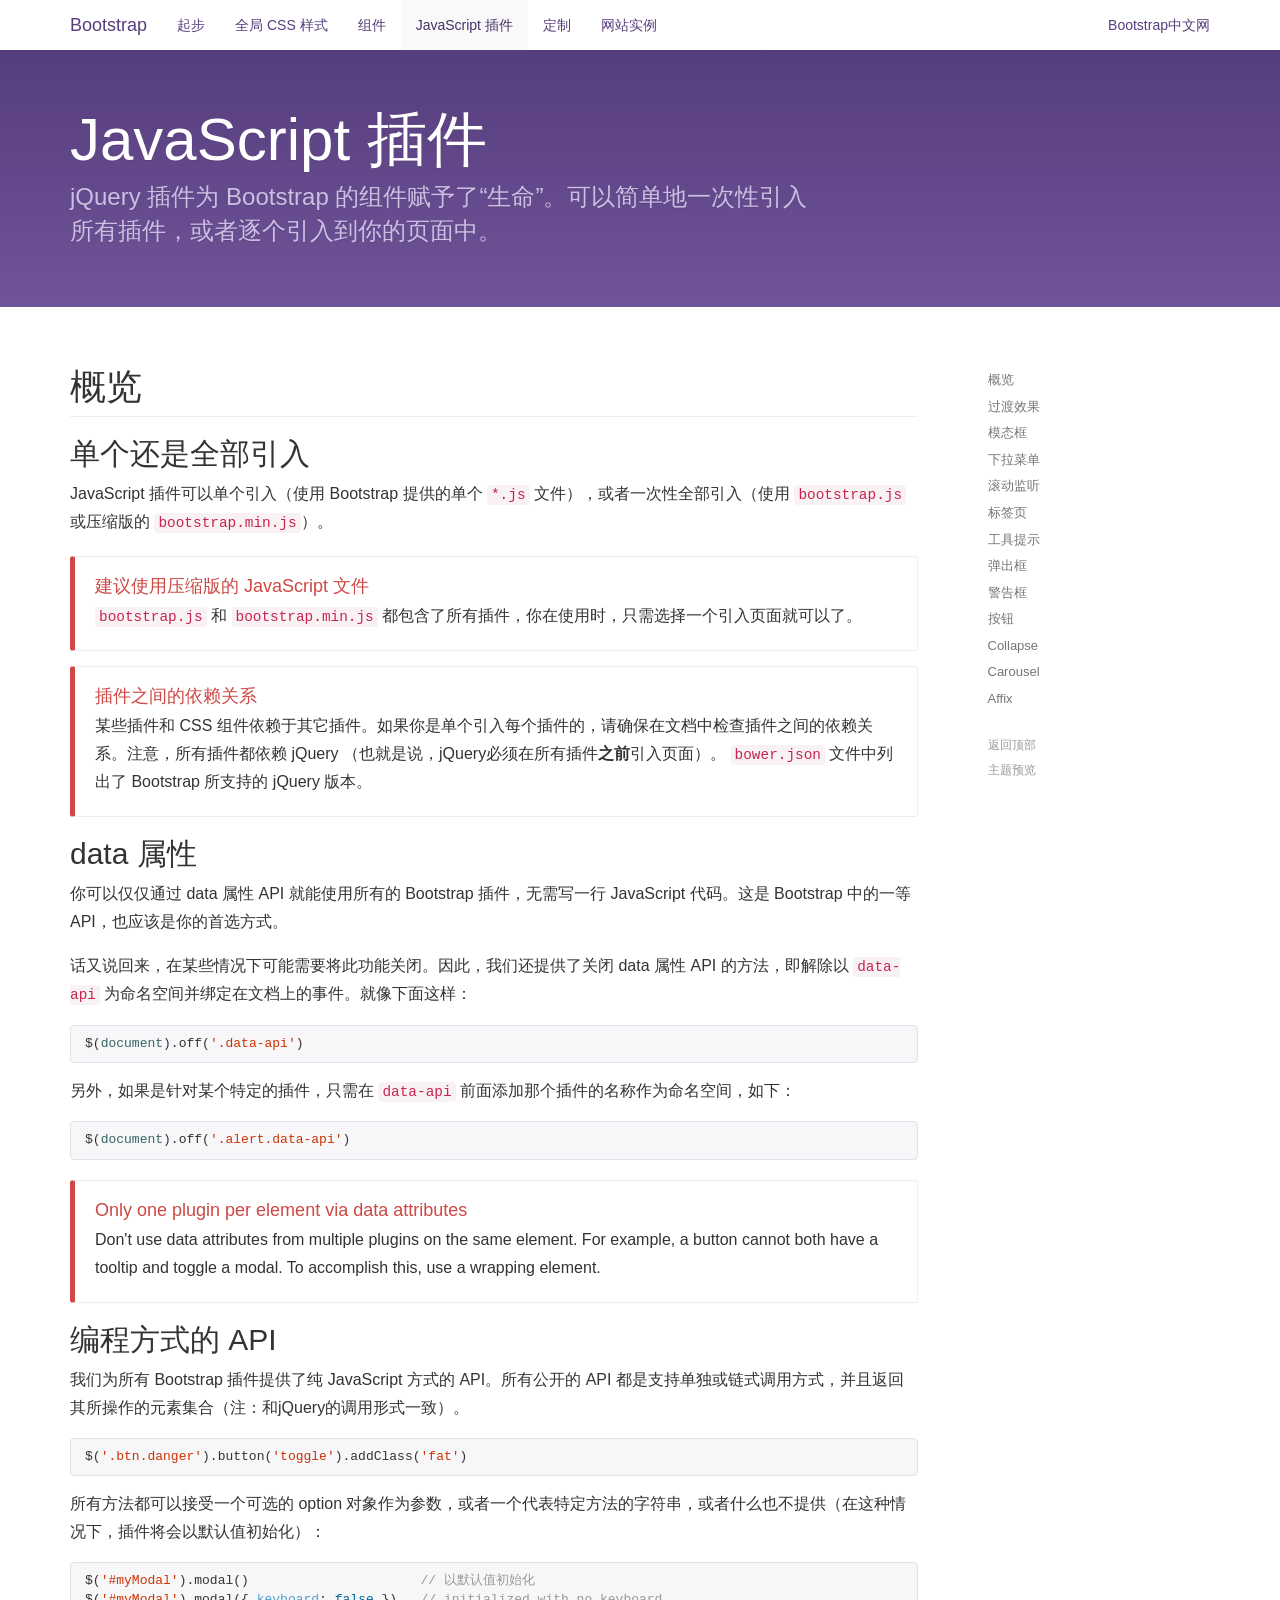
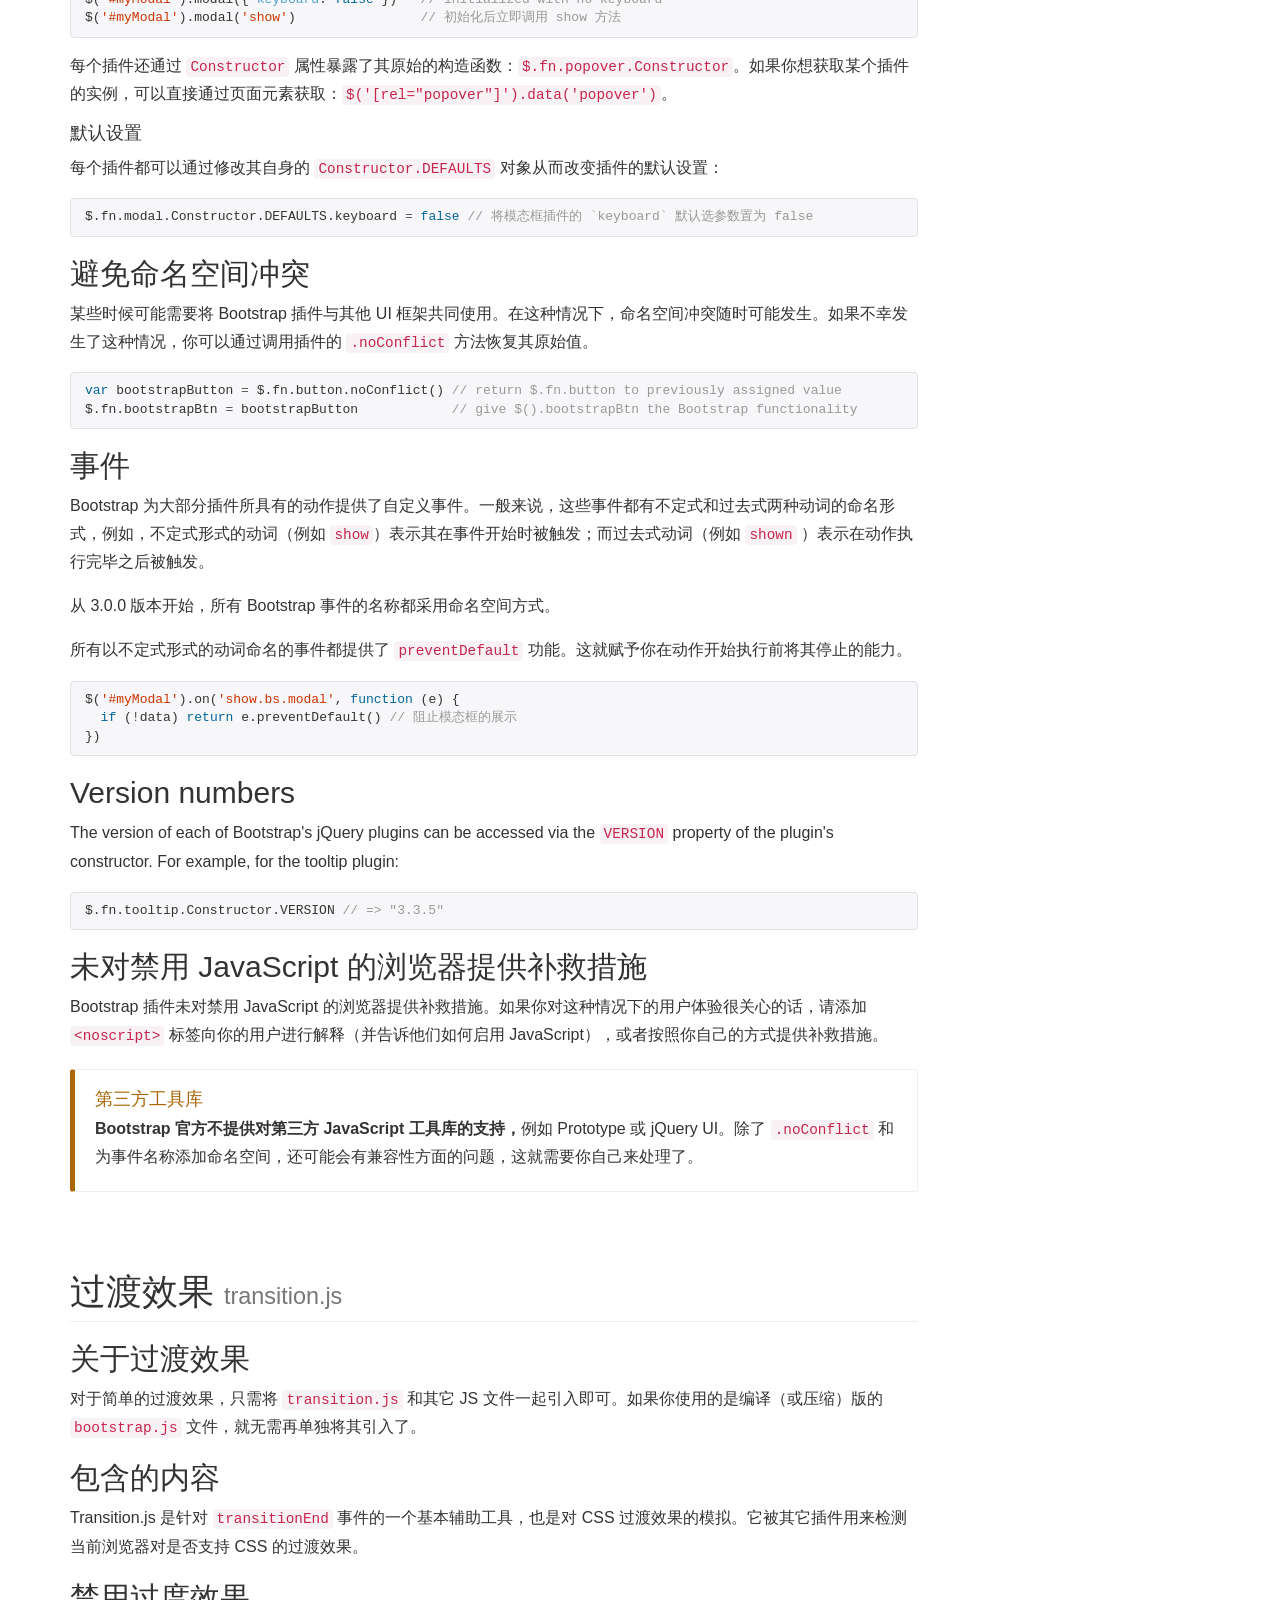
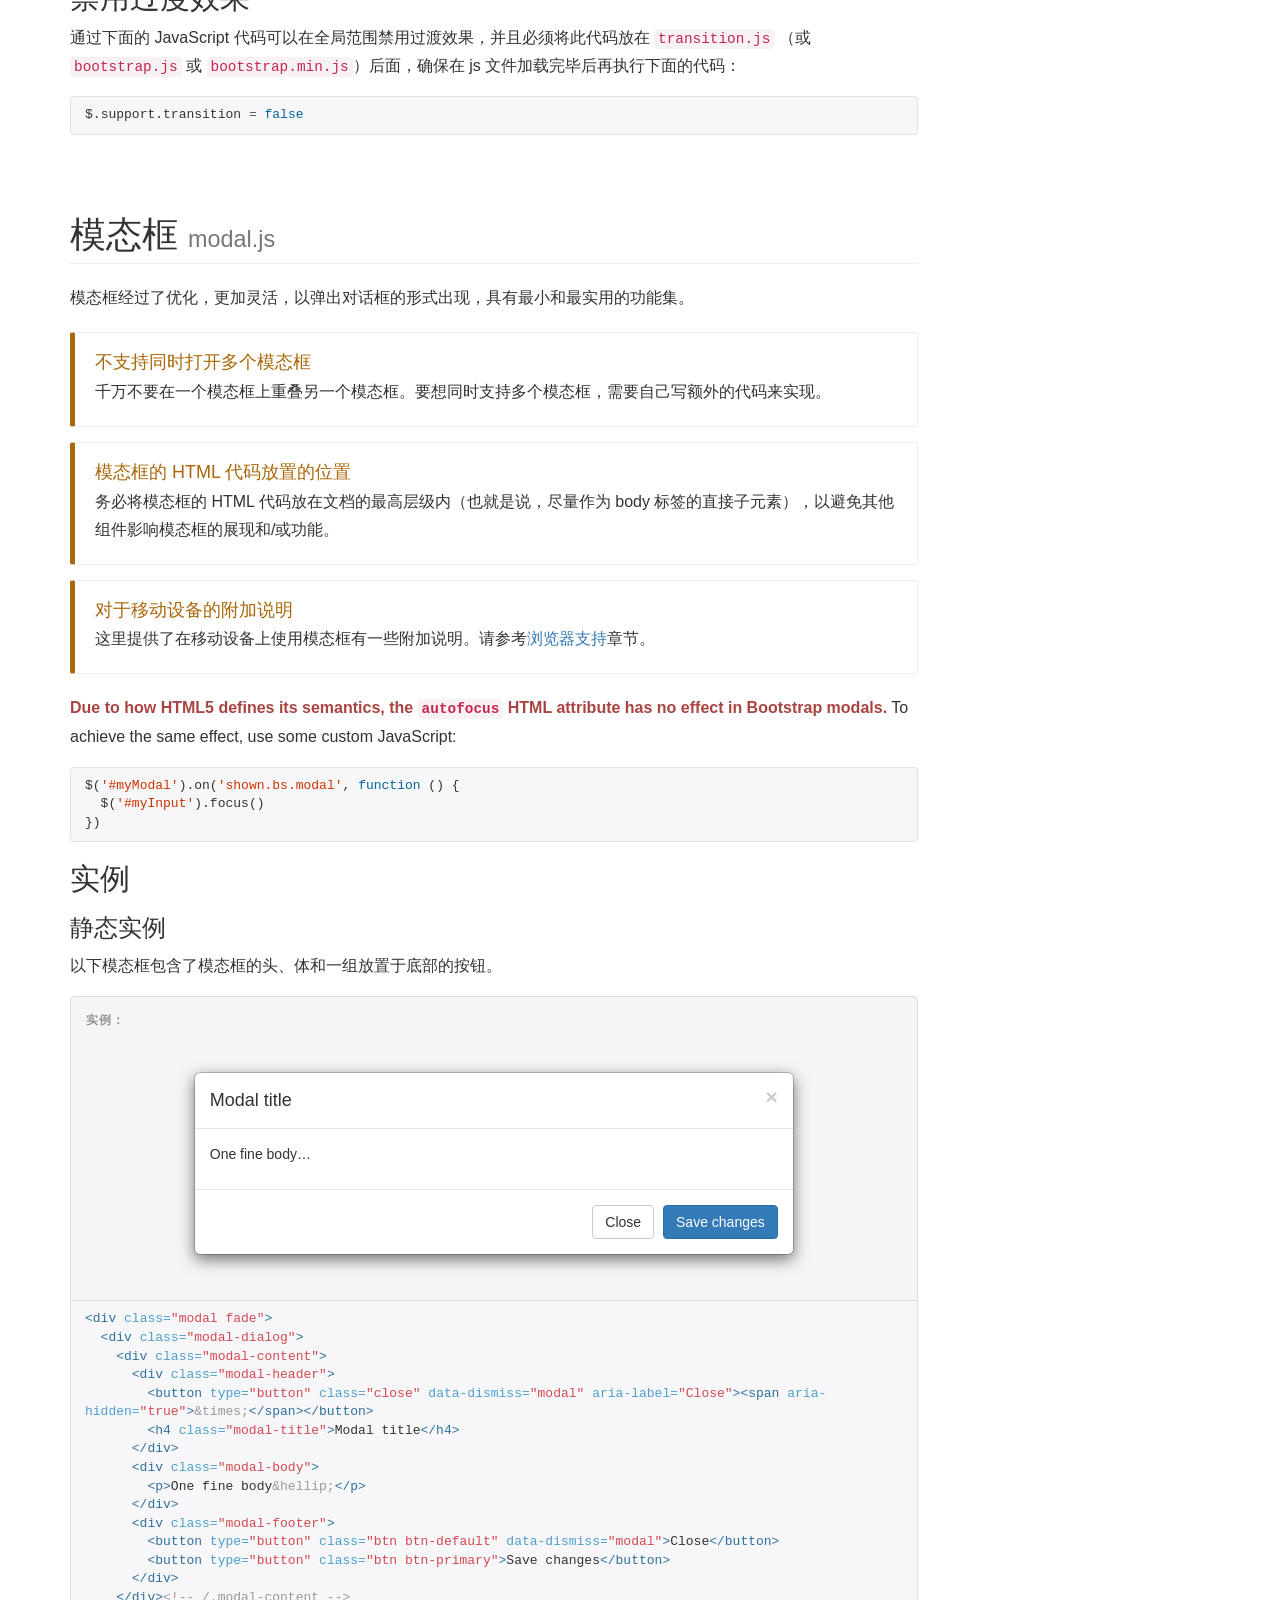
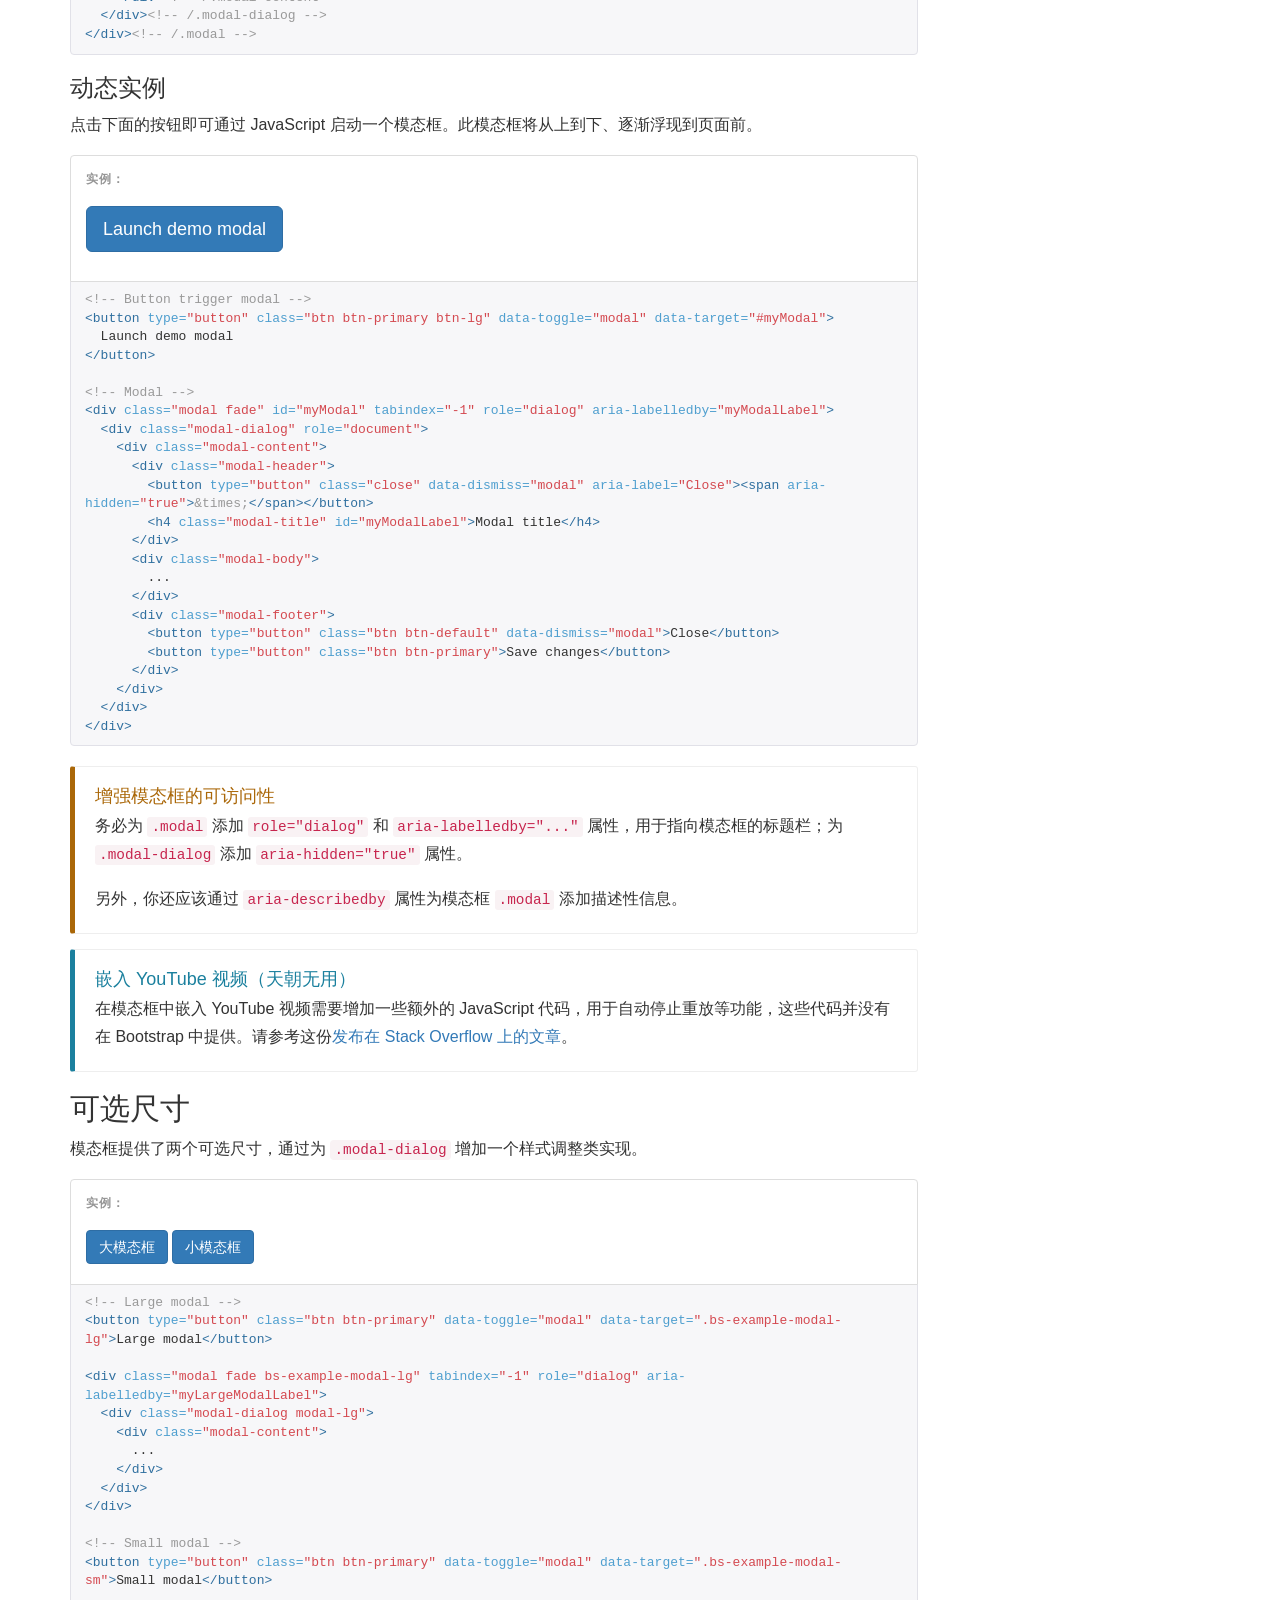
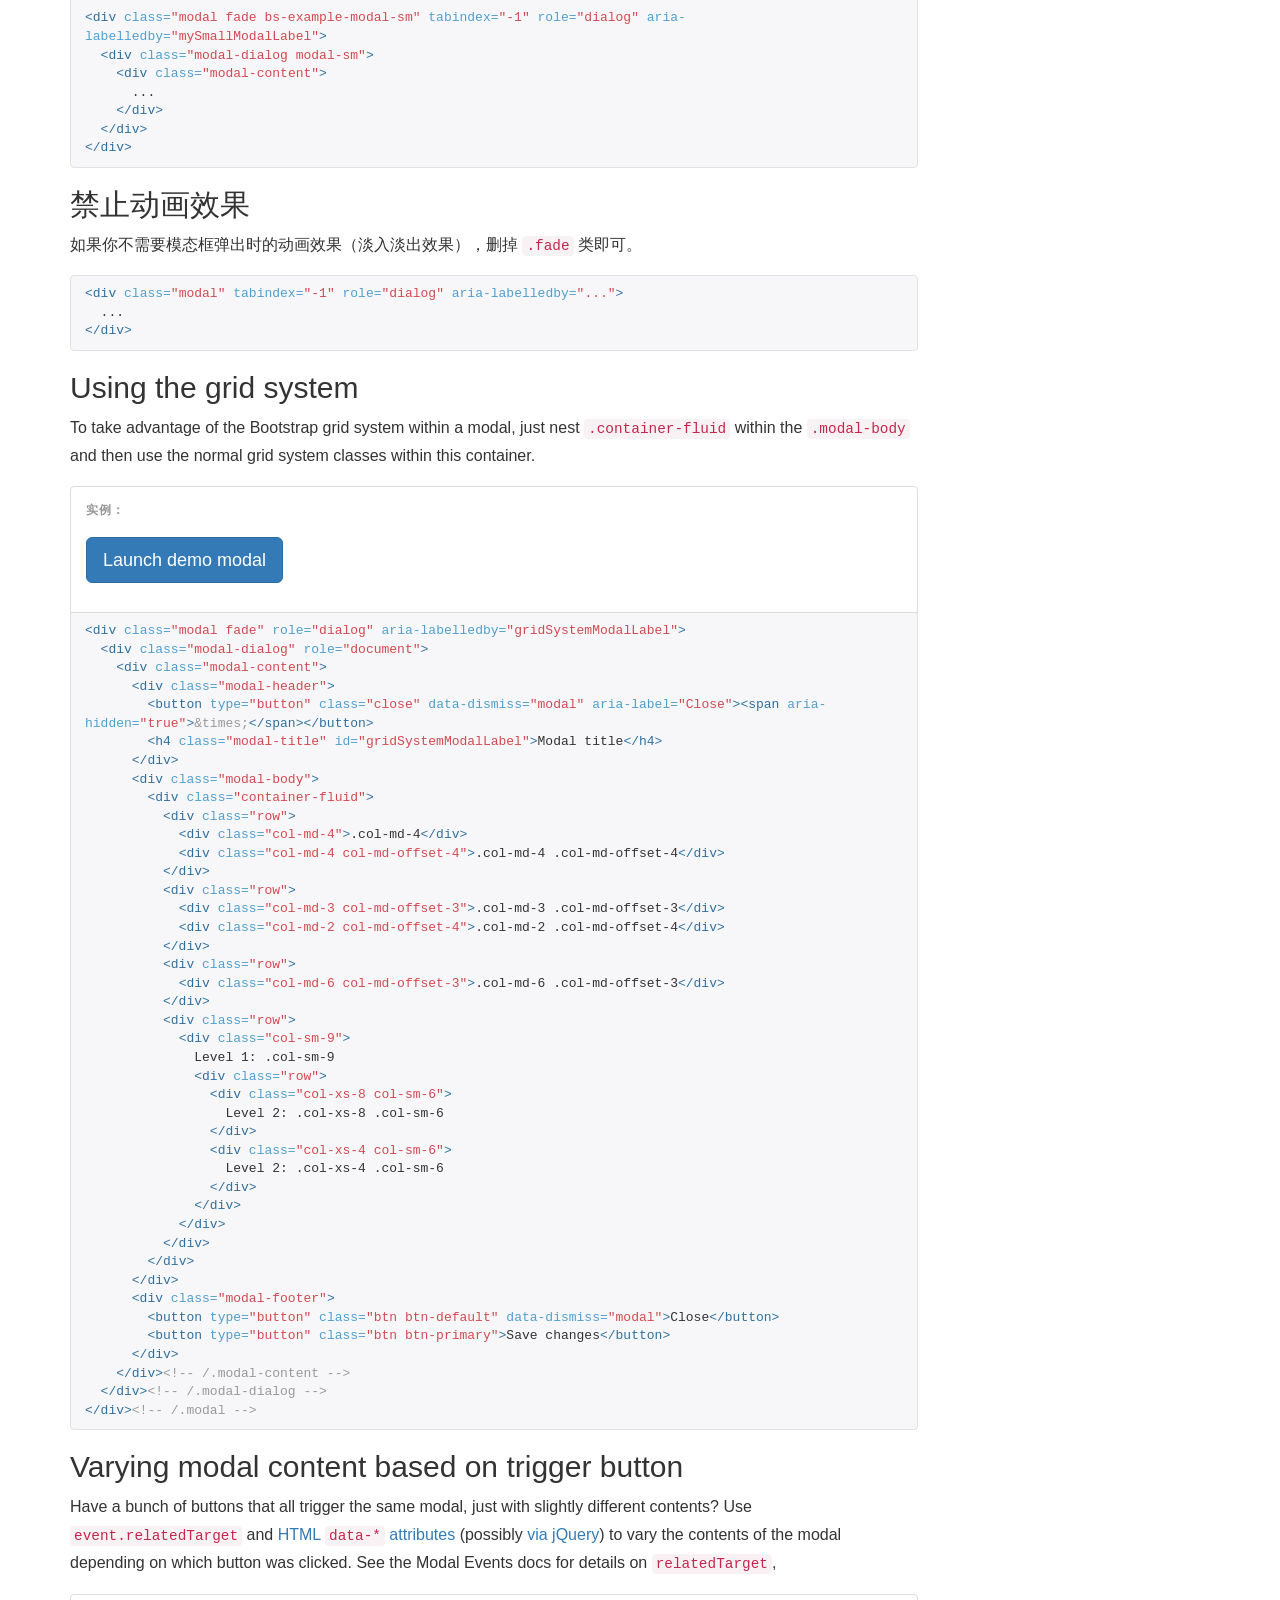
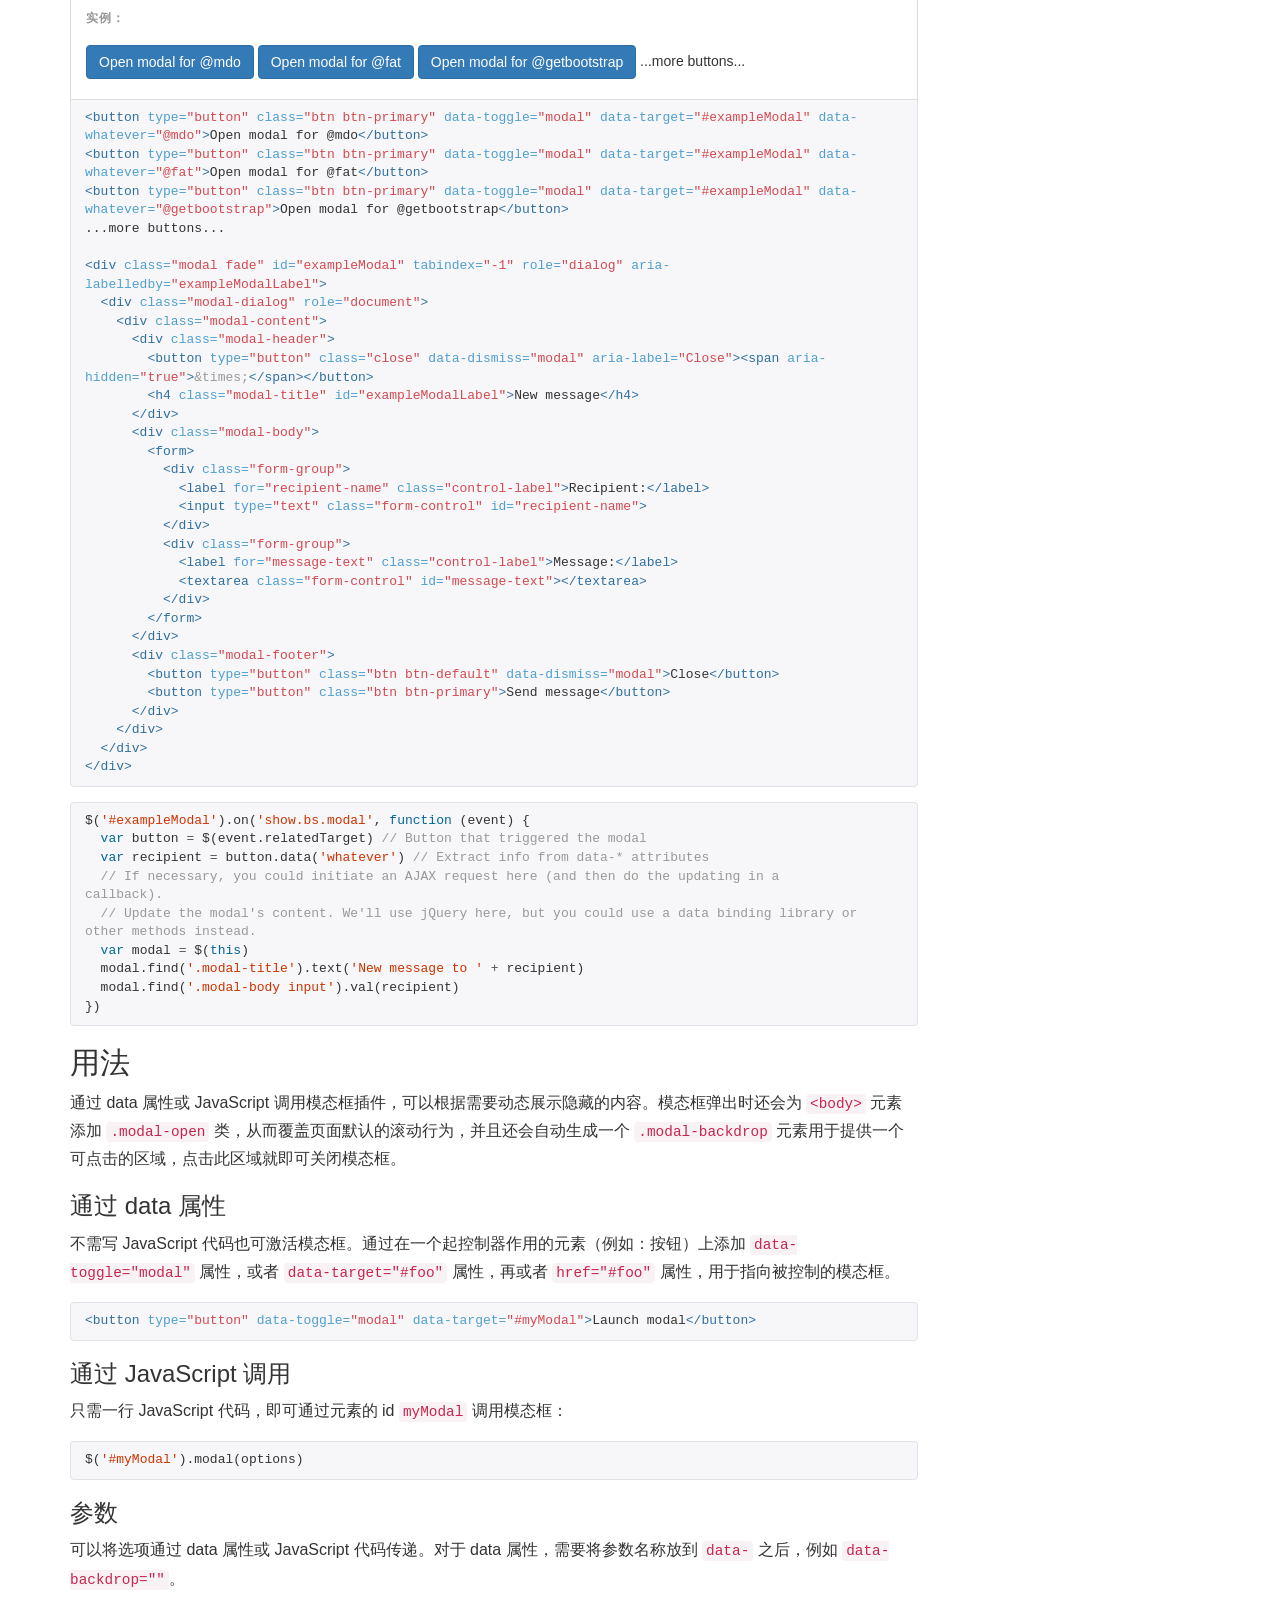
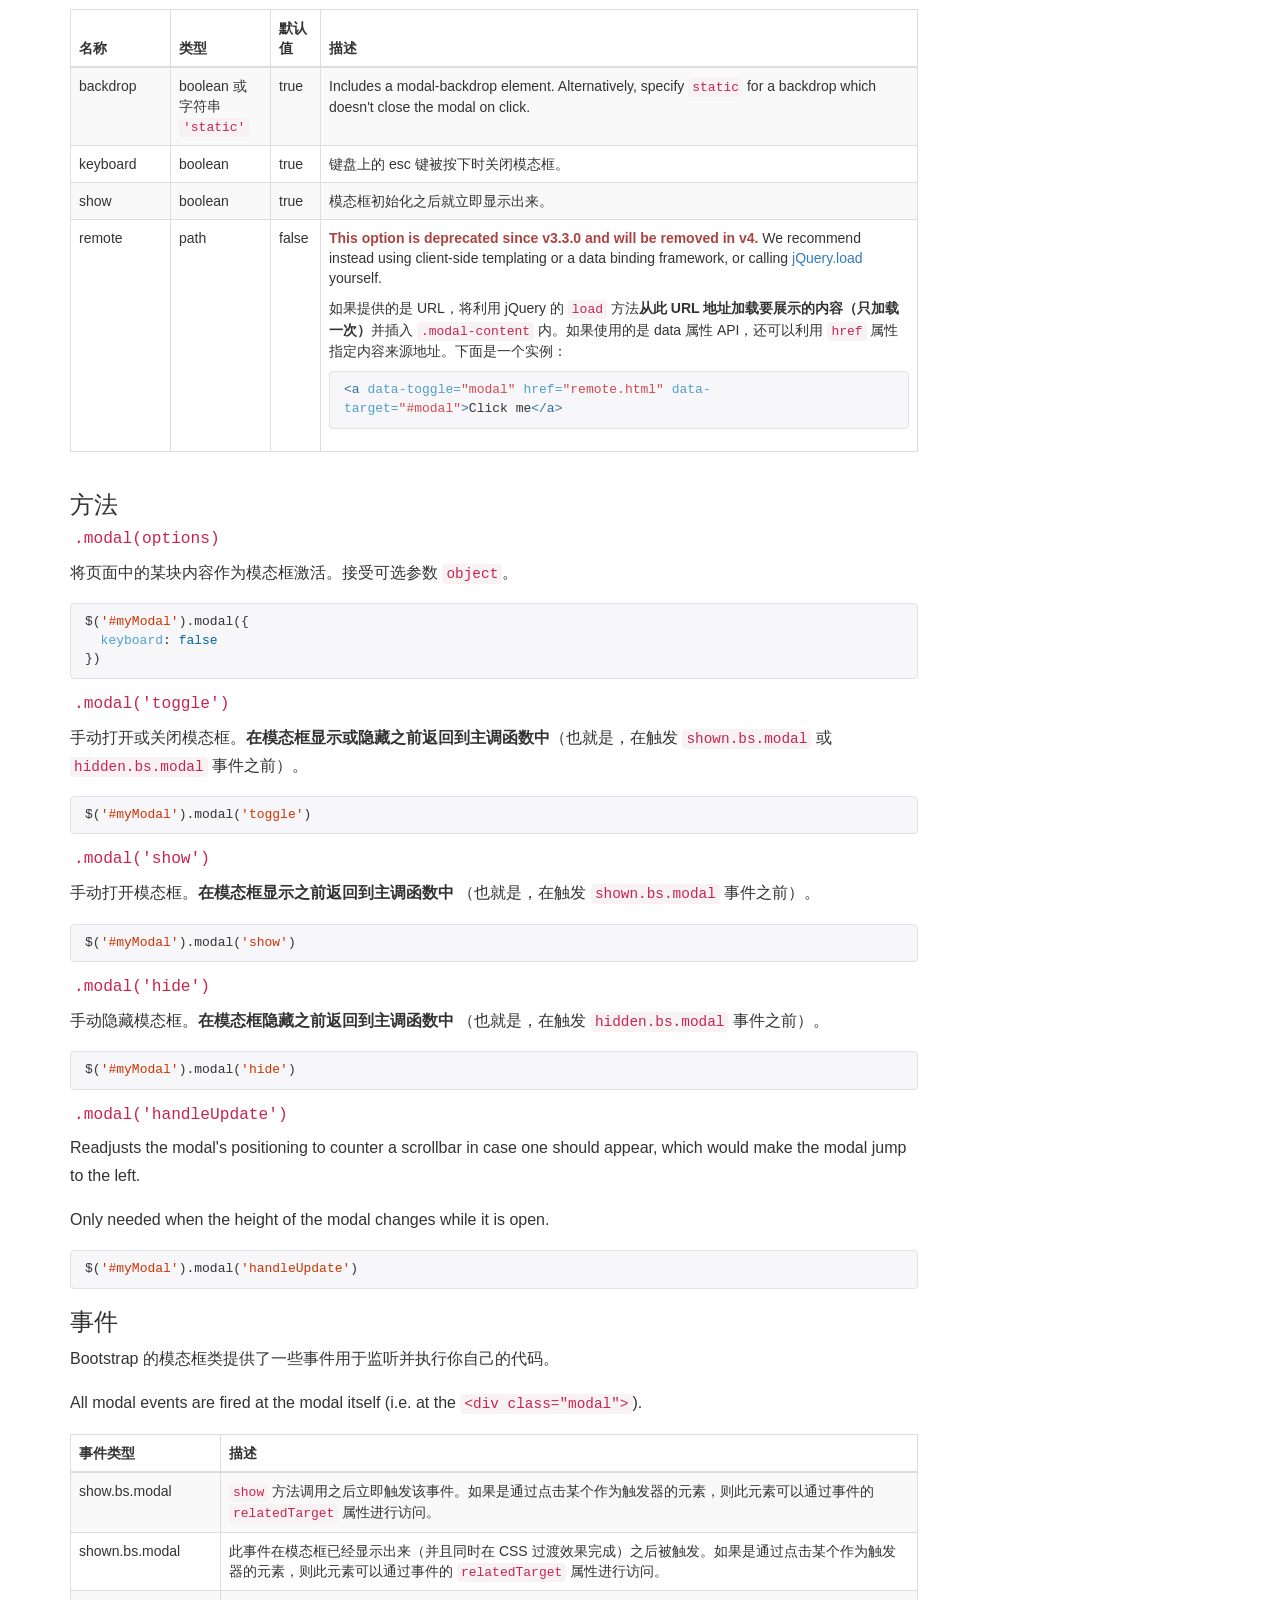
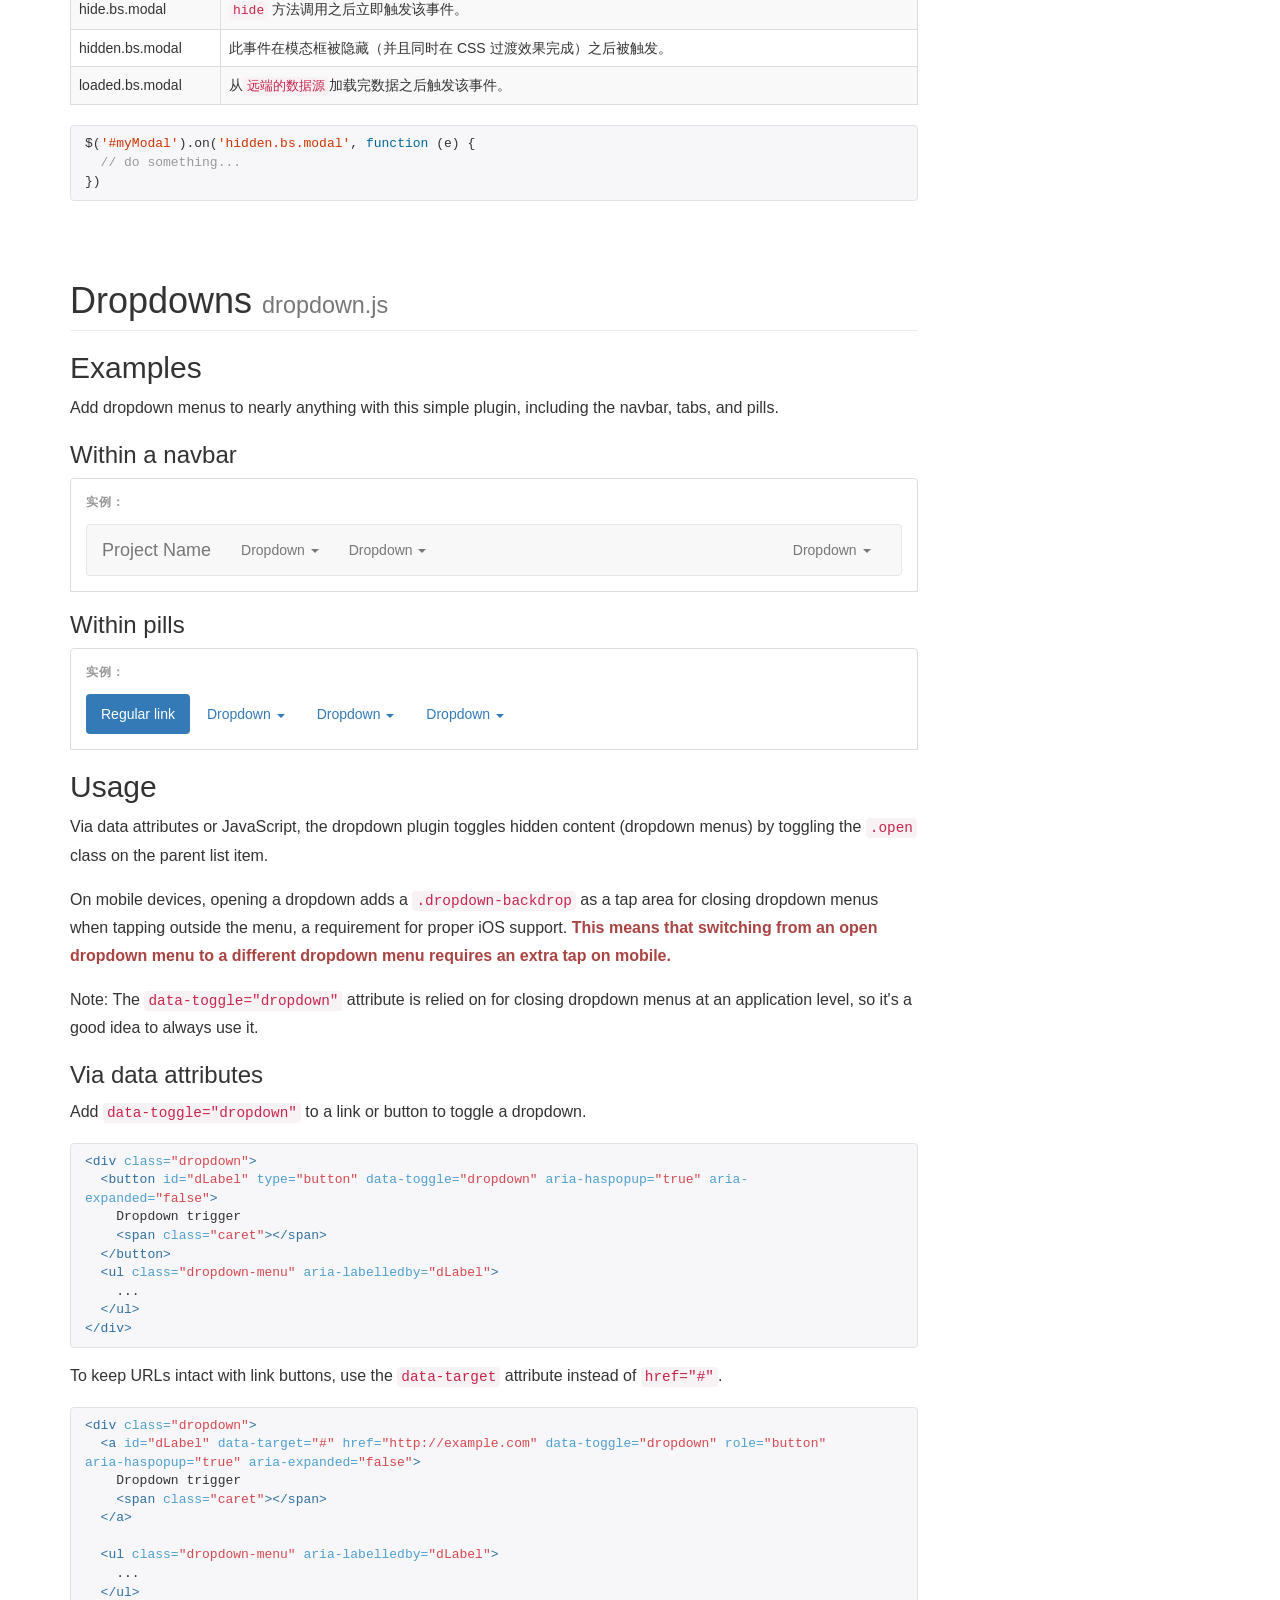
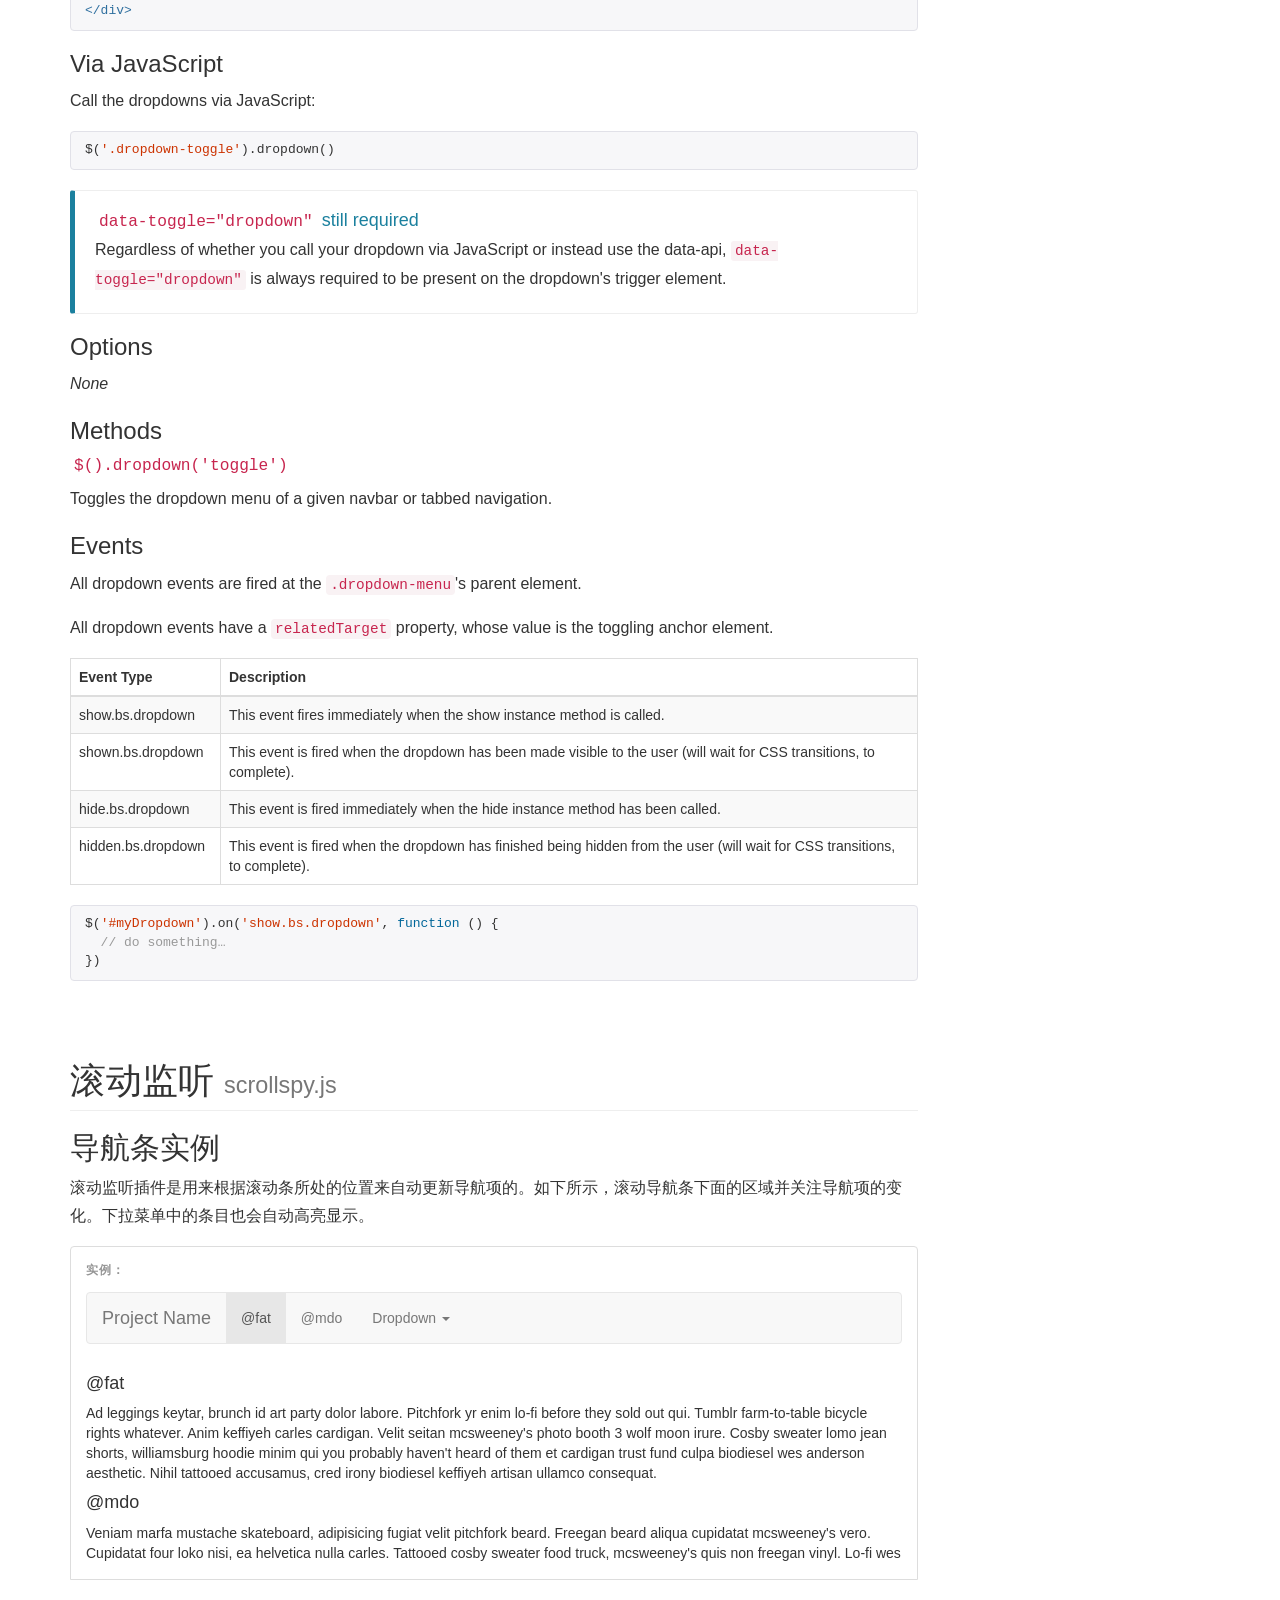
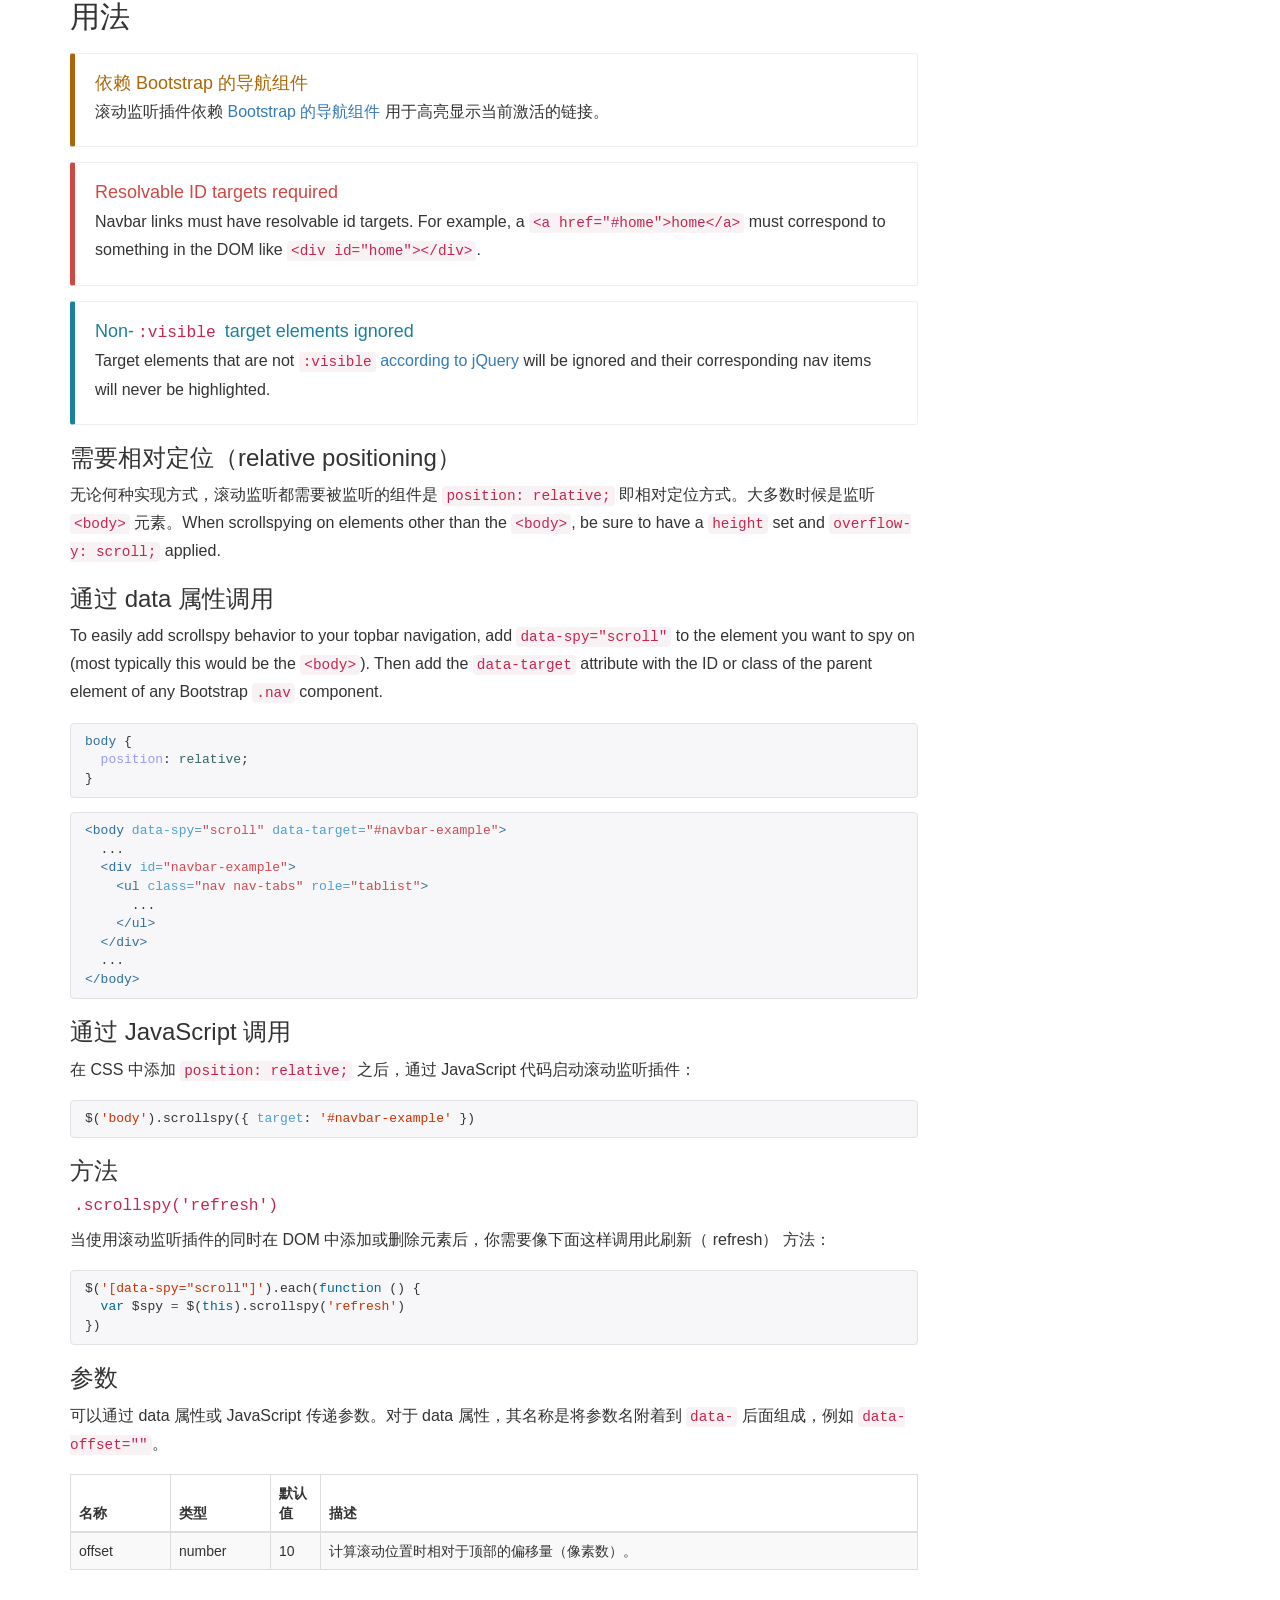
<file: 杂货铺/A1-课程笔记/MWEB/bootcss/v3.bootcss.com/javascript/index.htm>
<!DOCTYPE html>
<html lang="zh-CN">
  <head>
    <!-- Meta, title, CSS, favicons, etc. -->
    <meta charset="utf-8">
<meta http-equiv="X-UA-Compatible" content="IE=edge">
<meta name="viewport" content="width=device-width, initial-scale=1">
<meta name="description" content="Bootstrap - 简洁、直观、强悍、移动设备优先的前端开发框架，让web开发更迅速、简单。">
<meta name="keywords" content="HTML, CSS, JS, JavaScript, framework, bootstrap, front-end, frontend, web development">
<meta name="author" content="Mark Otto, Jacob Thornton, and Bootstrap contributors">
<meta name="author" content="译者：王赛 <wangsai@bootcss.com>">

<title>
  
    JavaScript 插件 &middot; Bootstrap v3 中文文档
  
</title>

<!-- Bootstrap core CSS -->
<link href="../../cdn.bootcss.com/bootstrap/3.3.5/css/bootstrap.min.css" tppabs="http://cdn.bootcss.com/bootstrap/3.3.5/css/bootstrap.min.css" rel="stylesheet">

  <!-- Optional Bootstrap Theme -->
  <link href="data:text/css;charset=utf-8," data-href="../../cdn.bootcss.com/bootstrap/3.3.5/css/bootstrap-theme.min.css" tppabs="http://cdn.bootcss.com/bootstrap/3.3.5/css/bootstrap-theme.min.css" rel="stylesheet" id="bs-theme-stylesheet">

<link href="../assets/css/patch.css" tppabs="http://v3.bootcss.com/assets/css/patch.css" rel="stylesheet">

<!-- Documentation extras -->

<link href="../assets/css/docs.min.css" tppabs="http://v3.bootcss.com/assets/css/docs.min.css" rel="stylesheet">

<!--[if lt IE 9]><script src="../assets/js/ie8-responsive-file-warning.js" tppabs="http://v3.bootcss.com/assets/js/ie8-responsive-file-warning.js"></script><![endif]-->
<script src="../assets/js/ie-emulation-modes-warning.js" tppabs="http://v3.bootcss.com/assets/js/ie-emulation-modes-warning.js"></script>

<!-- HTML5 shim and Respond.js for IE8 support of HTML5 elements and media queries -->
<!--[if lt IE 9]>
  <script src="../../cdn.bootcss.com/html5shiv/3.7.2/html5shiv.min.js" tppabs="http://cdn.bootcss.com/html5shiv/3.7.2/html5shiv.min.js"></script>
  <script src="../../cdn.bootcss.com/respond.js/1.4.2/respond.min.js" tppabs="http://cdn.bootcss.com/respond.js/1.4.2/respond.min.js"></script>
<![endif]-->

<!-- Favicons -->
<link rel="apple-touch-icon" href="../apple-touch-icon.png" tppabs="http://v3.bootcss.com/apple-touch-icon.png">
<link rel="icon" href="../favicon.ico" tppabs="http://v3.bootcss.com/favicon.ico">
<script>
  var _hmt = _hmt || [];
</script>
  </head>
  <body>
    <a id="skippy" class="sr-only sr-only-focusable" href="#content"><div class="container"><span class="skiplink-text">Skip to main content</span></div></a>

    <!-- Docs master nav -->
    <header class="navbar navbar-static-top bs-docs-nav" id="top" role="banner">
  <div class="container">
    <div class="navbar-header">
      <button class="navbar-toggle collapsed" type="button" data-toggle="collapse" data-target="#bs-navbar" aria-controls="bs-navbar" aria-expanded="false">
        <span class="sr-only">Toggle navigation</span>
        <span class="icon-bar"></span>
        <span class="icon-bar"></span>
        <span class="icon-bar"></span>
      </button>
      <a href="../index.htm" tppabs="http://v3.bootcss.com/" class="navbar-brand">Bootstrap</a>
    </div>
    <nav id="bs-navbar" class="collapse navbar-collapse">
      <ul class="nav navbar-nav">
        <li>
          <a href="../getting-started/index.htm" tppabs="http://v3.bootcss.com/getting-started/" onclick="_hmt.push(['_trackEvent', 'docv3-navbar', 'click', 'V3导航-起步'])">起步</a>
        </li>
        <li>
          <a href="../css/index.htm" tppabs="http://v3.bootcss.com/css/" onclick="_hmt.push(['_trackEvent', 'docv3-navbar', 'click', 'V3导航-全局CSS样式'])">全局 CSS 样式</a>
        </li>
        <li>
          <a href="../components/index.htm" tppabs="http://v3.bootcss.com/components/" onclick="_hmt.push(['_trackEvent', 'docv3-navbar', 'click', 'V3导航-组件'])">组件</a>
        </li>
        <li class="active">
          <a href="index.htm" tppabs="http://v3.bootcss.com/javascript/" onclick="_hmt.push(['_trackEvent', 'docv3-navbar', 'click', 'V3导航-JavaScript插件'])">JavaScript 插件</a>
        </li>
        <li>
          <a href="../customize/index.htm" tppabs="http://v3.bootcss.com/customize/" onclick="_hmt.push(['_trackEvent', 'docv3-navbar', 'click', 'V3导航-定制'])">定制</a>
        </li>
        <li><a href="javascript:if(confirm(%27http://expo.bootcss.com/  \n\nThis file was not retrieved by Teleport Ultra, because it is addressed on a domain or path outside the boundaries set for its Starting Address.  \n\nDo you want to open it from the server?%27))window.location=%27http://expo.bootcss.com/%27" tppabs="http://expo.bootcss.com/" onclick="_hmt.push(['_trackEvent', 'docv3-navbar', 'click', 'V3导航-网站实例'])" target="_blank">网站实例</a></li>
      </ul>
      <ul class="nav navbar-nav navbar-right">
        <li><a href="javascript:if(confirm(%27http://www.bootcss.com/  \n\nThis file was not retrieved by Teleport Ultra, because it is addressed on a domain or path outside the boundaries set for its Starting Address.  \n\nDo you want to open it from the server?%27))window.location=%27http://www.bootcss.com/%27" tppabs="http://www.bootcss.com/" onclick="_hmt.push(['_trackEvent', 'docv3-navbar', 'click', 'V3导航-Bootstrap中文网'])" target="_blank">Bootstrap中文网</a></li>
      </ul>
    </nav>
  </div>
</header>


    <!-- Docs page layout -->
    <div class="bs-docs-header" id="content" tabindex="-1">
      <div class="container">
        <h1>JavaScript 插件</h1>
        <p>jQuery 插件为 Bootstrap 的组件赋予了“生命”。可以简单地一次性引入所有插件，或者逐个引入到你的页面中。</p>
      </div>
    </div>

    <div class="container bs-docs-container">

      <div class="row">
        <div class="col-md-9" role="main">
          <div class="bs-docs-section">
  <h1 id="js-overview" class="page-header">概览</h1>

  <h2 id="js-individual-compiled">单个还是全部引入</h2>
  <p>JavaScript 插件可以单个引入（使用 Bootstrap 提供的单个 <code>*.js</code> 文件），或者一次性全部引入（使用 <code>bootstrap.js</code> 或压缩版的 <code>bootstrap.min.js</code>）。</p>

  <div class="bs-callout bs-callout-danger" id="callout-overview-not-both">
    <h4>建议使用压缩版的 JavaScript 文件</h4>
    <p><code>bootstrap.js</code> 和 <code>bootstrap.min.js</code> 都包含了所有插件，你在使用时，只需选择一个引入页面就可以了。</p>
  </div>

  <div class="bs-callout bs-callout-danger" id="callout-overview-dependencies">
    <h4>插件之间的依赖关系</h4>
    <p>某些插件和 CSS 组件依赖于其它插件。如果你是单个引入每个插件的，请确保在文档中检查插件之间的依赖关系。注意，所有插件都依赖 jQuery （也就是说，jQuery必须在所有插件<strong>之前</strong>引入页面）。 <a href="javascript:if(confirm(%27https://github.com/twbs/bootstrap/blob/v3.3.5/bower.json  \n\nThis file was not retrieved by Teleport Ultra, because it is addressed on a domain or path outside the boundaries set for its Starting Address.  \n\nDo you want to open it from the server?%27))window.location=%27https://github.com/twbs/bootstrap/blob/v3.3.5/bower.json%27" tppabs="https://github.com/twbs/bootstrap/blob/v3.3.5/bower.json"><code>bower.json</code></a> 文件中列出了 Bootstrap 所支持的 jQuery 版本。</p>
  </div>

  <h2 id="js-data-attrs">data 属性</h2>
  <p>你可以仅仅通过 data 属性 API 就能使用所有的 Bootstrap 插件，无需写一行 JavaScript 代码。这是 Bootstrap 中的一等 API，也应该是你的首选方式。</p>

  <p>话又说回来，在某些情况下可能需要将此功能关闭。因此，我们还提供了关闭 data 属性 API 的方法，即解除以 <code>data-api</code> 为命名空间并绑定在文档上的事件。就像下面这样：</p>
<div class="highlight"><pre><code class="language-js" data-lang="js"><span class="nx">$</span><span class="p">(</span><span class="nb">document</span><span class="p">).</span><span class="nx">off</span><span class="p">(</span><span class="s1">'.data-api'</span><span class="p">)</span></code></pre></div>

  <p>另外，如果是针对某个特定的插件，只需在 <code>data-api</code> 前面添加那个插件的名称作为命名空间，如下：</p>
<div class="highlight"><pre><code class="language-js" data-lang="js"><span class="nx">$</span><span class="p">(</span><span class="nb">document</span><span class="p">).</span><span class="nx">off</span><span class="p">(</span><span class="s1">'.alert.data-api'</span><span class="p">)</span></code></pre></div>

  <div class="bs-callout bs-callout-danger" id="callout-overview-single-data">
    <h4>Only one plugin per element via data attributes</h4>
    <p>Don't use data attributes from multiple plugins on the same element. For example, a button cannot both have a tooltip and toggle a modal. To accomplish this, use a wrapping element.</p>
  </div>

  <h2 id="js-programmatic-api">编程方式的 API</h2>
  <p>我们为所有 Bootstrap 插件提供了纯 JavaScript 方式的 API。所有公开的 API 都是支持单独或链式调用方式，并且返回其所操作的元素集合（注：和jQuery的调用形式一致）。</p>
<div class="highlight"><pre><code class="language-js" data-lang="js"><span class="nx">$</span><span class="p">(</span><span class="s1">'.btn.danger'</span><span class="p">).</span><span class="nx">button</span><span class="p">(</span><span class="s1">'toggle'</span><span class="p">).</span><span class="nx">addClass</span><span class="p">(</span><span class="s1">'fat'</span><span class="p">)</span></code></pre></div>

  <p>所有方法都可以接受一个可选的 option 对象作为参数，或者一个代表特定方法的字符串，或者什么也不提供（在这种情况下，插件将会以默认值初始化）：</p>
<div class="highlight"><pre><code class="language-js" data-lang="js"><span class="nx">$</span><span class="p">(</span><span class="s1">'#myModal'</span><span class="p">).</span><span class="nx">modal</span><span class="p">()</span>                      <span class="c1">// 以默认值初始化</span>
<span class="nx">$</span><span class="p">(</span><span class="s1">'#myModal'</span><span class="p">).</span><span class="nx">modal</span><span class="p">({</span> <span class="na">keyboard</span><span class="p">:</span> <span class="kc">false</span> <span class="p">})</span>   <span class="c1">// initialized with no keyboard</span>
<span class="nx">$</span><span class="p">(</span><span class="s1">'#myModal'</span><span class="p">).</span><span class="nx">modal</span><span class="p">(</span><span class="s1">'show'</span><span class="p">)</span>                <span class="c1">// 初始化后立即调用 show 方法</span></code></pre></div>

  <p>每个插件还通过 <code>Constructor</code> 属性暴露了其原始的构造函数：<code>$.fn.popover.Constructor</code>。如果你想获取某个插件的实例，可以直接通过页面元素获取：<code>$('[rel="popover"]').data('popover')</code>。</p>

  <h4>默认设置</h4>
  <p>每个插件都可以通过修改其自身的 <code>Constructor.DEFAULTS</code> 对象从而改变插件的默认设置：</p>
<div class="highlight"><pre><code class="language-js" data-lang="js"><span class="nx">$</span><span class="p">.</span><span class="nx">fn</span><span class="p">.</span><span class="nx">modal</span><span class="p">.</span><span class="nx">Constructor</span><span class="p">.</span><span class="nx">DEFAULTS</span><span class="p">.</span><span class="nx">keyboard</span> <span class="o">=</span> <span class="kc">false</span> <span class="c1">// 将模态框插件的 `keyboard` 默认选参数置为 false</span></code></pre></div>

  <h2 id="js-noconflict">避免命名空间冲突</h2>
  <p>某些时候可能需要将 Bootstrap 插件与其他 UI 框架共同使用。在这种情况下，命名空间冲突随时可能发生。如果不幸发生了这种情况，你可以通过调用插件的 <code>.noConflict</code> 方法恢复其原始值。</p>
<div class="highlight"><pre><code class="language-js" data-lang="js"><span class="kd">var</span> <span class="nx">bootstrapButton</span> <span class="o">=</span> <span class="nx">$</span><span class="p">.</span><span class="nx">fn</span><span class="p">.</span><span class="nx">button</span><span class="p">.</span><span class="nx">noConflict</span><span class="p">()</span> <span class="c1">// return $.fn.button to previously assigned value</span>
<span class="nx">$</span><span class="p">.</span><span class="nx">fn</span><span class="p">.</span><span class="nx">bootstrapBtn</span> <span class="o">=</span> <span class="nx">bootstrapButton</span>            <span class="c1">// give $().bootstrapBtn the Bootstrap functionality</span></code></pre></div>

  <h2 id="js-events">事件</h2>
  <p>Bootstrap 为大部分插件所具有的动作提供了自定义事件。一般来说，这些事件都有不定式和过去式两种动词的命名形式，例如，不定式形式的动词（例如 <code>show</code>）表示其在事件开始时被触发；而过去式动词（例如 <code>shown</code> ）表示在动作执行完毕之后被触发。</p>
  <p>从 3.0.0 版本开始，所有 Bootstrap 事件的名称都采用命名空间方式。</p>
  <p>所有以不定式形式的动词命名的事件都提供了 <code>preventDefault</code> 功能。这就赋予你在动作开始执行前将其停止的能力。</p>
<div class="highlight"><pre><code class="language-js" data-lang="js"><span class="nx">$</span><span class="p">(</span><span class="s1">'#myModal'</span><span class="p">).</span><span class="nx">on</span><span class="p">(</span><span class="s1">'show.bs.modal'</span><span class="p">,</span> <span class="kd">function</span> <span class="p">(</span><span class="nx">e</span><span class="p">)</span> <span class="p">{</span>
  <span class="k">if</span> <span class="p">(</span><span class="o">!</span><span class="nx">data</span><span class="p">)</span> <span class="k">return</span> <span class="nx">e</span><span class="p">.</span><span class="nx">preventDefault</span><span class="p">()</span> <span class="c1">// 阻止模态框的展示</span>
<span class="p">})</span></code></pre></div>

  <h2 id="js-version-nums">Version numbers</h2>
  <p>The version of each of Bootstrap's jQuery plugins can be accessed via the <code>VERSION</code> property of the plugin's constructor. For example, for the tooltip plugin:</p>
<div class="highlight"><pre><code class="language-js" data-lang="js"><span class="nx">$</span><span class="p">.</span><span class="nx">fn</span><span class="p">.</span><span class="nx">tooltip</span><span class="p">.</span><span class="nx">Constructor</span><span class="p">.</span><span class="nx">VERSION</span> <span class="c1">// =&gt; "3.3.5"</span></code></pre></div>

  <h2 id="js-disabled">未对禁用 JavaScript 的浏览器提供补救措施</h2>
  <p>Bootstrap 插件未对禁用 JavaScript 的浏览器提供补救措施。如果你对这种情况下的用户体验很关心的话，请添加 <a href="javascript:if(confirm(%27https://developer.mozilla.org/en-US/docs/Web/HTML/Element/noscript  \n\nThis file was not retrieved by Teleport Ultra, because it is addressed on a domain or path outside the boundaries set for its Starting Address.  \n\nDo you want to open it from the server?%27))window.location=%27https://developer.mozilla.org/en-US/docs/Web/HTML/Element/noscript%27" tppabs="https://developer.mozilla.org/en-US/docs/Web/HTML/Element/noscript"><code>&lt;noscript&gt;</code></a> 标签向你的用户进行解释（并告诉他们如何启用 JavaScript），或者按照你自己的方式提供补救措施。</p>

  <div class="bs-callout bs-callout-warning" id="callout-third-party-libs">
    <h4>第三方工具库</h4>
    <p><strong>Bootstrap 官方不提供对第三方 JavaScript 工具库的支持，</strong>例如 Prototype 或 jQuery UI。除了 <code>.noConflict</code> 和为事件名称添加命名空间，还可能会有兼容性方面的问题，这就需要你自己来处理了。</p>
  </div>
</div>

<div class="bs-docs-section">
  <h1 id="transitions" class="page-header">过渡效果 <small>transition.js</small></h1>

  <h2>关于过渡效果</h2>
  <p>对于简单的过渡效果，只需将 <code>transition.js</code> 和其它 JS 文件一起引入即可。如果你使用的是编译（或压缩）版的 <code>bootstrap.js</code> 文件，就无需再单独将其引入了。</p>

  <h2>包含的内容</h2>
  <p>Transition.js 是针对 <code>transitionEnd</code> 事件的一个基本辅助工具，也是对 CSS 过渡效果的模拟。它被其它插件用来检测当前浏览器对是否支持 CSS 的过渡效果。</p>

  <h2>禁用过度效果</h2>
  <p>通过下面的 JavaScript 代码可以在全局范围禁用过渡效果，并且必须将此代码放在 <code>transition.js</code> （或 <code>bootstrap.js</code> 或 <code>bootstrap.min.js</code>）后面，确保在 js 文件加载完毕后再执行下面的代码：</p>
<div class="highlight"><pre><code class="language-js" data-lang="js"><span class="nx">$</span><span class="p">.</span><span class="nx">support</span><span class="p">.</span><span class="nx">transition</span> <span class="o">=</span> <span class="kc">false</span></code></pre></div>
</div>

<div class="bs-docs-section">
  <h1 id="modals" class="page-header">模态框 <small>modal.js</small></h1>
  <p>模态框经过了优化，更加灵活，以弹出对话框的形式出现，具有最小和最实用的功能集。</p>

  <div class="bs-callout bs-callout-warning" id="callout-stacked-modals">
    <h4>不支持同时打开多个模态框</h4>
    <p>千万不要在一个模态框上重叠另一个模态框。要想同时支持多个模态框，需要自己写额外的代码来实现。</p>
  </div>
  <div class="bs-callout bs-callout-warning" id="callout-modal-markup-placement">
    <h4>模态框的 HTML 代码放置的位置</h4>
    <p>务必将模态框的 HTML 代码放在文档的最高层级内（也就是说，尽量作为 body 标签的直接子元素），以避免其他组件影响模态框的展现和/或功能。</p>
  </div>
  <div class="bs-callout bs-callout-warning" id="callout-modal-mobile-caveats">
    <h4>对于移动设备的附加说明</h4>
    <p>这里提供了在移动设备上使用模态框有一些附加说明。请参考<a href="../getting-started/index.htm#support-fixed-position-keyboards" tppabs="http://v3.bootcss.com/getting-started/#support-fixed-position-keyboards">浏览器支持</a>章节。</p>
  </div>

  <p><strong class="text-danger">Due to how HTML5 defines its semantics, the <code>autofocus</code> HTML attribute has no effect in Bootstrap modals.</strong> To achieve the same effect, use some custom JavaScript:</p>
<div class="highlight"><pre><code class="language-js" data-lang="js"><span class="nx">$</span><span class="p">(</span><span class="s1">'#myModal'</span><span class="p">).</span><span class="nx">on</span><span class="p">(</span><span class="s1">'shown.bs.modal'</span><span class="p">,</span> <span class="kd">function</span> <span class="p">()</span> <span class="p">{</span>
  <span class="nx">$</span><span class="p">(</span><span class="s1">'#myInput'</span><span class="p">).</span><span class="nx">focus</span><span class="p">()</span>
<span class="p">})</span></code></pre></div>

  <h2 id="modals-examples">实例</h2>

  <h3>静态实例</h3>
  <p>以下模态框包含了模态框的头、体和一组放置于底部的按钮。</p>
  <div class="bs-example bs-example-modal" data-example-id="static-modal">
    <div class="modal">
      <div class="modal-dialog">
        <div class="modal-content">
          <div class="modal-header">
            <button type="button" class="close" data-dismiss="modal"><span aria-hidden="true">&times;</span><span class="sr-only">Close</span></button>
            <h4 class="modal-title">Modal title</h4>
          </div>
          <div class="modal-body">
            <p>One fine body&hellip;</p>
          </div>
          <div class="modal-footer">
            <button type="button" class="btn btn-default" data-dismiss="modal">Close</button>
            <button type="button" class="btn btn-primary">Save changes</button>
          </div>
        </div><!-- /.modal-content -->
      </div><!-- /.modal-dialog -->
    </div><!-- /.modal -->
  </div><!-- /example -->
<div class="highlight"><pre><code class="language-html" data-lang="html"><span class="nt">&lt;div</span> <span class="na">class=</span><span class="s">"modal fade"</span><span class="nt">&gt;</span>
  <span class="nt">&lt;div</span> <span class="na">class=</span><span class="s">"modal-dialog"</span><span class="nt">&gt;</span>
    <span class="nt">&lt;div</span> <span class="na">class=</span><span class="s">"modal-content"</span><span class="nt">&gt;</span>
      <span class="nt">&lt;div</span> <span class="na">class=</span><span class="s">"modal-header"</span><span class="nt">&gt;</span>
        <span class="nt">&lt;button</span> <span class="na">type=</span><span class="s">"button"</span> <span class="na">class=</span><span class="s">"close"</span> <span class="na">data-dismiss=</span><span class="s">"modal"</span> <span class="na">aria-label=</span><span class="s">"Close"</span><span class="nt">&gt;&lt;span</span> <span class="na">aria-hidden=</span><span class="s">"true"</span><span class="nt">&gt;</span><span class="ni">&amp;times;</span><span class="nt">&lt;/span&gt;&lt;/button&gt;</span>
        <span class="nt">&lt;h4</span> <span class="na">class=</span><span class="s">"modal-title"</span><span class="nt">&gt;</span>Modal title<span class="nt">&lt;/h4&gt;</span>
      <span class="nt">&lt;/div&gt;</span>
      <span class="nt">&lt;div</span> <span class="na">class=</span><span class="s">"modal-body"</span><span class="nt">&gt;</span>
        <span class="nt">&lt;p&gt;</span>One fine body<span class="ni">&amp;hellip;</span><span class="nt">&lt;/p&gt;</span>
      <span class="nt">&lt;/div&gt;</span>
      <span class="nt">&lt;div</span> <span class="na">class=</span><span class="s">"modal-footer"</span><span class="nt">&gt;</span>
        <span class="nt">&lt;button</span> <span class="na">type=</span><span class="s">"button"</span> <span class="na">class=</span><span class="s">"btn btn-default"</span> <span class="na">data-dismiss=</span><span class="s">"modal"</span><span class="nt">&gt;</span>Close<span class="nt">&lt;/button&gt;</span>
        <span class="nt">&lt;button</span> <span class="na">type=</span><span class="s">"button"</span> <span class="na">class=</span><span class="s">"btn btn-primary"</span><span class="nt">&gt;</span>Save changes<span class="nt">&lt;/button&gt;</span>
      <span class="nt">&lt;/div&gt;</span>
    <span class="nt">&lt;/div&gt;</span><span class="c">&lt;!-- /.modal-content --&gt;</span>
  <span class="nt">&lt;/div&gt;</span><span class="c">&lt;!-- /.modal-dialog --&gt;</span>
<span class="nt">&lt;/div&gt;</span><span class="c">&lt;!-- /.modal --&gt;</span></code></pre></div>

  <h3>动态实例</h3>
  <p>点击下面的按钮即可通过 JavaScript 启动一个模态框。此模态框将从上到下、逐渐浮现到页面前。</p>
  <!-- sample modal content -->
  <div id="myModal" class="modal fade" tabindex="-1" role="dialog" aria-labelledby="myModalLabel">
    <div class="modal-dialog" role="document">
      <div class="modal-content">

        <div class="modal-header">
          <button type="button" class="close" data-dismiss="modal" aria-label="Close"><span aria-hidden="true">&times;</span></button>
          <h4 class="modal-title" id="myModalLabel">Modal title</h4>
        </div>
        <div class="modal-body">
          <h4>Text in a modal</h4>
          <p>Duis mollis, est non commodo luctus, nisi erat porttitor ligula.</p>

          <h4>Popover in a modal</h4>
          <p>This <a href="#" role="button" class="btn btn-default popover-test" title="A Title" data-content="And here's some amazing content. It's very engaging. right?">button</a> should trigger a popover on click.</p>

          <h4>Tooltips in a modal</h4>
          <p><a href="#" class="tooltip-test" title="Tooltip">This link</a> and <a href="#" class="tooltip-test" title="Tooltip">that link</a> should have tooltips on hover.</p>

          <hr>

          <h4>Overflowing text to show scroll behavior</h4>
          <p>Cras mattis consectetur purus sit amet fermentum. Cras justo odio, dapibus ac facilisis in, egestas eget quam. Morbi leo risus, porta ac consectetur ac, vestibulum at eros.</p>
          <p>Praesent commodo cursus magna, vel scelerisque nisl consectetur et. Vivamus sagittis lacus vel augue laoreet rutrum faucibus dolor auctor.</p>
          <p>Aenean lacinia bibendum nulla sed consectetur. Praesent commodo cursus magna, vel scelerisque nisl consectetur et. Donec sed odio dui. Donec ullamcorper nulla non metus auctor fringilla.</p>
          <p>Cras mattis consectetur purus sit amet fermentum. Cras justo odio, dapibus ac facilisis in, egestas eget quam. Morbi leo risus, porta ac consectetur ac, vestibulum at eros.</p>
          <p>Praesent commodo cursus magna, vel scelerisque nisl consectetur et. Vivamus sagittis lacus vel augue laoreet rutrum faucibus dolor auctor.</p>
          <p>Aenean lacinia bibendum nulla sed consectetur. Praesent commodo cursus magna, vel scelerisque nisl consectetur et. Donec sed odio dui. Donec ullamcorper nulla non metus auctor fringilla.</p>
          <p>Cras mattis consectetur purus sit amet fermentum. Cras justo odio, dapibus ac facilisis in, egestas eget quam. Morbi leo risus, porta ac consectetur ac, vestibulum at eros.</p>
          <p>Praesent commodo cursus magna, vel scelerisque nisl consectetur et. Vivamus sagittis lacus vel augue laoreet rutrum faucibus dolor auctor.</p>
          <p>Aenean lacinia bibendum nulla sed consectetur. Praesent commodo cursus magna, vel scelerisque nisl consectetur et. Donec sed odio dui. Donec ullamcorper nulla non metus auctor fringilla.</p>
        </div>
        <div class="modal-footer">
          <button type="button" class="btn btn-default" data-dismiss="modal">Close</button>
          <button type="button" class="btn btn-primary">Save changes</button>
        </div>

      </div><!-- /.modal-content -->
    </div><!-- /.modal-dialog -->
  </div><!-- /.modal -->

  <div class="bs-example bs-example-padded-bottom">
    <button type="button" class="btn btn-primary btn-lg" data-toggle="modal" data-target="#myModal">
      Launch demo modal
    </button>
  </div><!-- /example -->
<div class="highlight"><pre><code class="language-html" data-lang="html"><span class="c">&lt;!-- Button trigger modal --&gt;</span>
<span class="nt">&lt;button</span> <span class="na">type=</span><span class="s">"button"</span> <span class="na">class=</span><span class="s">"btn btn-primary btn-lg"</span> <span class="na">data-toggle=</span><span class="s">"modal"</span> <span class="na">data-target=</span><span class="s">"#myModal"</span><span class="nt">&gt;</span>
  Launch demo modal
<span class="nt">&lt;/button&gt;</span>

<span class="c">&lt;!-- Modal --&gt;</span>
<span class="nt">&lt;div</span> <span class="na">class=</span><span class="s">"modal fade"</span> <span class="na">id=</span><span class="s">"myModal"</span> <span class="na">tabindex=</span><span class="s">"-1"</span> <span class="na">role=</span><span class="s">"dialog"</span> <span class="na">aria-labelledby=</span><span class="s">"myModalLabel"</span><span class="nt">&gt;</span>
  <span class="nt">&lt;div</span> <span class="na">class=</span><span class="s">"modal-dialog"</span> <span class="na">role=</span><span class="s">"document"</span><span class="nt">&gt;</span>
    <span class="nt">&lt;div</span> <span class="na">class=</span><span class="s">"modal-content"</span><span class="nt">&gt;</span>
      <span class="nt">&lt;div</span> <span class="na">class=</span><span class="s">"modal-header"</span><span class="nt">&gt;</span>
        <span class="nt">&lt;button</span> <span class="na">type=</span><span class="s">"button"</span> <span class="na">class=</span><span class="s">"close"</span> <span class="na">data-dismiss=</span><span class="s">"modal"</span> <span class="na">aria-label=</span><span class="s">"Close"</span><span class="nt">&gt;&lt;span</span> <span class="na">aria-hidden=</span><span class="s">"true"</span><span class="nt">&gt;</span><span class="ni">&amp;times;</span><span class="nt">&lt;/span&gt;&lt;/button&gt;</span>
        <span class="nt">&lt;h4</span> <span class="na">class=</span><span class="s">"modal-title"</span> <span class="na">id=</span><span class="s">"myModalLabel"</span><span class="nt">&gt;</span>Modal title<span class="nt">&lt;/h4&gt;</span>
      <span class="nt">&lt;/div&gt;</span>
      <span class="nt">&lt;div</span> <span class="na">class=</span><span class="s">"modal-body"</span><span class="nt">&gt;</span>
        ...
      <span class="nt">&lt;/div&gt;</span>
      <span class="nt">&lt;div</span> <span class="na">class=</span><span class="s">"modal-footer"</span><span class="nt">&gt;</span>
        <span class="nt">&lt;button</span> <span class="na">type=</span><span class="s">"button"</span> <span class="na">class=</span><span class="s">"btn btn-default"</span> <span class="na">data-dismiss=</span><span class="s">"modal"</span><span class="nt">&gt;</span>Close<span class="nt">&lt;/button&gt;</span>
        <span class="nt">&lt;button</span> <span class="na">type=</span><span class="s">"button"</span> <span class="na">class=</span><span class="s">"btn btn-primary"</span><span class="nt">&gt;</span>Save changes<span class="nt">&lt;/button&gt;</span>
      <span class="nt">&lt;/div&gt;</span>
    <span class="nt">&lt;/div&gt;</span>
  <span class="nt">&lt;/div&gt;</span>
<span class="nt">&lt;/div&gt;</span></code></pre></div>

  <div class="bs-callout bs-callout-warning" id="callout-modal-accessibility">
    <h4>增强模态框的可访问性</h4>
    <p>务必为 <code>.modal</code> 添加 <code>role="dialog"</code> 和 <code>aria-labelledby="..."</code> 属性，用于指向模态框的标题栏；为 <code>.modal-dialog</code> 添加 <code>aria-hidden="true"</code> 属性。</p>
    <p>另外，你还应该通过 <code>aria-describedby</code> 属性为模态框 <code>.modal</code> 添加描述性信息。</p>
  </div>

  <div class="bs-callout bs-callout-info" id="callout-modal-youtube">
    <h4>嵌入 YouTube 视频（天朝无用）</h4>
    <p>在模态框中嵌入 YouTube 视频需要增加一些额外的 JavaScript 代码，用于自动停止重放等功能，这些代码并没有在 Bootstrap 中提供。请参考这份<a href="javascript:if(confirm(%27https://stackoverflow.com/questions/18622508/bootstrap-3-and-youtube-in-modal  \n\nThis file was not retrieved by Teleport Ultra, because it is addressed on a domain or path outside the boundaries set for its Starting Address.  \n\nDo you want to open it from the server?%27))window.location=%27https://stackoverflow.com/questions/18622508/bootstrap-3-and-youtube-in-modal%27" tppabs="https://stackoverflow.com/questions/18622508/bootstrap-3-and-youtube-in-modal">发布在 Stack Overflow 上的文章</a>。</p>
  </div>

  <h2 id="modals-sizes">可选尺寸</h2>
  <p>模态框提供了两个可选尺寸，通过为 <code>.modal-dialog</code> 增加一个样式调整类实现。</p>
  <div class="bs-example">
    <button type="button" class="btn btn-primary" data-toggle="modal" data-target=".bs-example-modal-lg">大模态框</button>
    <button type="button" class="btn btn-primary" data-toggle="modal" data-target=".bs-example-modal-sm">小模态框</button>
  </div>
<div class="highlight"><pre><code class="language-html" data-lang="html"><span class="c">&lt;!-- Large modal --&gt;</span>
<span class="nt">&lt;button</span> <span class="na">type=</span><span class="s">"button"</span> <span class="na">class=</span><span class="s">"btn btn-primary"</span> <span class="na">data-toggle=</span><span class="s">"modal"</span> <span class="na">data-target=</span><span class="s">".bs-example-modal-lg"</span><span class="nt">&gt;</span>Large modal<span class="nt">&lt;/button&gt;</span>

<span class="nt">&lt;div</span> <span class="na">class=</span><span class="s">"modal fade bs-example-modal-lg"</span> <span class="na">tabindex=</span><span class="s">"-1"</span> <span class="na">role=</span><span class="s">"dialog"</span> <span class="na">aria-labelledby=</span><span class="s">"myLargeModalLabel"</span><span class="nt">&gt;</span>
  <span class="nt">&lt;div</span> <span class="na">class=</span><span class="s">"modal-dialog modal-lg"</span><span class="nt">&gt;</span>
    <span class="nt">&lt;div</span> <span class="na">class=</span><span class="s">"modal-content"</span><span class="nt">&gt;</span>
      ...
    <span class="nt">&lt;/div&gt;</span>
  <span class="nt">&lt;/div&gt;</span>
<span class="nt">&lt;/div&gt;</span>

<span class="c">&lt;!-- Small modal --&gt;</span>
<span class="nt">&lt;button</span> <span class="na">type=</span><span class="s">"button"</span> <span class="na">class=</span><span class="s">"btn btn-primary"</span> <span class="na">data-toggle=</span><span class="s">"modal"</span> <span class="na">data-target=</span><span class="s">".bs-example-modal-sm"</span><span class="nt">&gt;</span>Small modal<span class="nt">&lt;/button&gt;</span>

<span class="nt">&lt;div</span> <span class="na">class=</span><span class="s">"modal fade bs-example-modal-sm"</span> <span class="na">tabindex=</span><span class="s">"-1"</span> <span class="na">role=</span><span class="s">"dialog"</span> <span class="na">aria-labelledby=</span><span class="s">"mySmallModalLabel"</span><span class="nt">&gt;</span>
  <span class="nt">&lt;div</span> <span class="na">class=</span><span class="s">"modal-dialog modal-sm"</span><span class="nt">&gt;</span>
    <span class="nt">&lt;div</span> <span class="na">class=</span><span class="s">"modal-content"</span><span class="nt">&gt;</span>
      ...
    <span class="nt">&lt;/div&gt;</span>
  <span class="nt">&lt;/div&gt;</span>
<span class="nt">&lt;/div&gt;</span></code></pre></div>

  <!--  Modal content for the above example -->
  <div class="modal fade bs-example-modal-lg" tabindex="-1" role="dialog" aria-labelledby="myLargeModalLabel">
    <div class="modal-dialog modal-lg">
      <div class="modal-content">

        <div class="modal-header">
          <button type="button" class="close" data-dismiss="modal" aria-label="Close"><span aria-hidden="true">&times;</span></button>
          <h4 class="modal-title" id="myLargeModalLabel">Large modal</h4>
        </div>
        <div class="modal-body">
          ...
        </div>
      </div><!-- /.modal-content -->
    </div><!-- /.modal-dialog -->
  </div><!-- /.modal -->
  <div class="modal fade bs-example-modal-sm" tabindex="-1" role="dialog" aria-labelledby="mySmallModalLabel">
    <div class="modal-dialog modal-sm">
      <div class="modal-content">

        <div class="modal-header">
          <button type="button" class="close" data-dismiss="modal" aria-label="Close"><span aria-hidden="true">&times;</span></button>
          <h4 class="modal-title" id="mySmallModalLabel">Small modal</h4>
        </div>
        <div class="modal-body">
          ...
        </div>
      </div><!-- /.modal-content -->
    </div><!-- /.modal-dialog -->
  </div><!-- /.modal -->

  <h2 id="modals-remove-animation">禁止动画效果</h2>
  <p>如果你不需要模态框弹出时的动画效果（淡入淡出效果），删掉 <code>.fade</code> 类即可。</p>
<div class="highlight"><pre><code class="language-html" data-lang="html"><span class="nt">&lt;div</span> <span class="na">class=</span><span class="s">"modal"</span> <span class="na">tabindex=</span><span class="s">"-1"</span> <span class="na">role=</span><span class="s">"dialog"</span> <span class="na">aria-labelledby=</span><span class="s">"..."</span><span class="nt">&gt;</span>
  ...
<span class="nt">&lt;/div&gt;</span></code></pre></div>

  <h2 id="modals-grid-system">Using the grid system</h2>
  <p>To take advantage of the Bootstrap grid system within a modal, just nest <code>.container-fluid</code> within the <code>.modal-body</code> and then use the normal grid system classes within this container.</p>
<!-- sample modal content -->
  <div id="gridSystemModal" class="modal fade" tabindex="-1" role="dialog" aria-labelledby="gridModalLabel">
    <div class="modal-dialog" role="document">
      <div class="modal-content">
        <div class="modal-header">
          <button type="button" class="close" data-dismiss="modal" aria-label="Close"><span aria-hidden="true">&times;</span></button>
          <h4 class="modal-title" id="gridModalLabel">Modal title</h4>
        </div>
        <div class="modal-body">
          <div class="container-fluid">
            <div class="row">
              <div class="col-md-4">.col-md-4</div>
              <div class="col-md-4 col-md-offset-4">.col-md-4 .col-md-offset-4</div>
            </div>
            <div class="row">
              <div class="col-md-3 col-md-offset-3">.col-md-3 .col-md-offset-3</div>
              <div class="col-md-2 col-md-offset-4">.col-md-2 .col-md-offset-4</div>
            </div>
            <div class="row">
              <div class="col-md-6 col-md-offset-3">.col-md-6 .col-md-offset-3</div>
            </div>
            <div class="row">
              <div class="col-sm-9">
                Level 1: .col-sm-9
                <div class="row">
                  <div class="col-xs-8 col-sm-6">
                    Level 2: .col-xs-8 .col-sm-6
                  </div>
                  <div class="col-xs-4 col-sm-6">
                    Level 2: .col-xs-4 .col-sm-6
                  </div>
                </div>
              </div>
            </div>
          </div>
        </div>
        <div class="modal-footer">
          <button type="button" class="btn btn-default" data-dismiss="modal">Close</button>
          <button type="button" class="btn btn-primary">Save changes</button>
        </div>
      </div><!-- /.modal-content -->
    </div><!-- /.modal-dialog -->
  </div><!-- /.modal -->
<div class="bs-example bs-example-padded-bottom">
  <button type="button" class="btn btn-primary btn-lg" data-toggle="modal" data-target="#gridSystemModal">
    Launch demo modal
  </button>
</div><!-- /example -->
<div class="highlight"><pre><code class="language-html" data-lang="html"><span class="nt">&lt;div</span> <span class="na">class=</span><span class="s">"modal fade"</span> <span class="na">role=</span><span class="s">"dialog"</span> <span class="na">aria-labelledby=</span><span class="s">"gridSystemModalLabel"</span><span class="nt">&gt;</span>
  <span class="nt">&lt;div</span> <span class="na">class=</span><span class="s">"modal-dialog"</span> <span class="na">role=</span><span class="s">"document"</span><span class="nt">&gt;</span>
    <span class="nt">&lt;div</span> <span class="na">class=</span><span class="s">"modal-content"</span><span class="nt">&gt;</span>
      <span class="nt">&lt;div</span> <span class="na">class=</span><span class="s">"modal-header"</span><span class="nt">&gt;</span>
        <span class="nt">&lt;button</span> <span class="na">type=</span><span class="s">"button"</span> <span class="na">class=</span><span class="s">"close"</span> <span class="na">data-dismiss=</span><span class="s">"modal"</span> <span class="na">aria-label=</span><span class="s">"Close"</span><span class="nt">&gt;&lt;span</span> <span class="na">aria-hidden=</span><span class="s">"true"</span><span class="nt">&gt;</span><span class="ni">&amp;times;</span><span class="nt">&lt;/span&gt;&lt;/button&gt;</span>
        <span class="nt">&lt;h4</span> <span class="na">class=</span><span class="s">"modal-title"</span> <span class="na">id=</span><span class="s">"gridSystemModalLabel"</span><span class="nt">&gt;</span>Modal title<span class="nt">&lt;/h4&gt;</span>
      <span class="nt">&lt;/div&gt;</span>
      <span class="nt">&lt;div</span> <span class="na">class=</span><span class="s">"modal-body"</span><span class="nt">&gt;</span>
        <span class="nt">&lt;div</span> <span class="na">class=</span><span class="s">"container-fluid"</span><span class="nt">&gt;</span>
          <span class="nt">&lt;div</span> <span class="na">class=</span><span class="s">"row"</span><span class="nt">&gt;</span>
            <span class="nt">&lt;div</span> <span class="na">class=</span><span class="s">"col-md-4"</span><span class="nt">&gt;</span>.col-md-4<span class="nt">&lt;/div&gt;</span>
            <span class="nt">&lt;div</span> <span class="na">class=</span><span class="s">"col-md-4 col-md-offset-4"</span><span class="nt">&gt;</span>.col-md-4 .col-md-offset-4<span class="nt">&lt;/div&gt;</span>
          <span class="nt">&lt;/div&gt;</span>
          <span class="nt">&lt;div</span> <span class="na">class=</span><span class="s">"row"</span><span class="nt">&gt;</span>
            <span class="nt">&lt;div</span> <span class="na">class=</span><span class="s">"col-md-3 col-md-offset-3"</span><span class="nt">&gt;</span>.col-md-3 .col-md-offset-3<span class="nt">&lt;/div&gt;</span>
            <span class="nt">&lt;div</span> <span class="na">class=</span><span class="s">"col-md-2 col-md-offset-4"</span><span class="nt">&gt;</span>.col-md-2 .col-md-offset-4<span class="nt">&lt;/div&gt;</span>
          <span class="nt">&lt;/div&gt;</span>
          <span class="nt">&lt;div</span> <span class="na">class=</span><span class="s">"row"</span><span class="nt">&gt;</span>
            <span class="nt">&lt;div</span> <span class="na">class=</span><span class="s">"col-md-6 col-md-offset-3"</span><span class="nt">&gt;</span>.col-md-6 .col-md-offset-3<span class="nt">&lt;/div&gt;</span>
          <span class="nt">&lt;/div&gt;</span>
          <span class="nt">&lt;div</span> <span class="na">class=</span><span class="s">"row"</span><span class="nt">&gt;</span>
            <span class="nt">&lt;div</span> <span class="na">class=</span><span class="s">"col-sm-9"</span><span class="nt">&gt;</span>
              Level 1: .col-sm-9
              <span class="nt">&lt;div</span> <span class="na">class=</span><span class="s">"row"</span><span class="nt">&gt;</span>
                <span class="nt">&lt;div</span> <span class="na">class=</span><span class="s">"col-xs-8 col-sm-6"</span><span class="nt">&gt;</span>
                  Level 2: .col-xs-8 .col-sm-6
                <span class="nt">&lt;/div&gt;</span>
                <span class="nt">&lt;div</span> <span class="na">class=</span><span class="s">"col-xs-4 col-sm-6"</span><span class="nt">&gt;</span>
                  Level 2: .col-xs-4 .col-sm-6
                <span class="nt">&lt;/div&gt;</span>
              <span class="nt">&lt;/div&gt;</span>
            <span class="nt">&lt;/div&gt;</span>
          <span class="nt">&lt;/div&gt;</span>
        <span class="nt">&lt;/div&gt;</span>
      <span class="nt">&lt;/div&gt;</span>
      <span class="nt">&lt;div</span> <span class="na">class=</span><span class="s">"modal-footer"</span><span class="nt">&gt;</span>
        <span class="nt">&lt;button</span> <span class="na">type=</span><span class="s">"button"</span> <span class="na">class=</span><span class="s">"btn btn-default"</span> <span class="na">data-dismiss=</span><span class="s">"modal"</span><span class="nt">&gt;</span>Close<span class="nt">&lt;/button&gt;</span>
        <span class="nt">&lt;button</span> <span class="na">type=</span><span class="s">"button"</span> <span class="na">class=</span><span class="s">"btn btn-primary"</span><span class="nt">&gt;</span>Save changes<span class="nt">&lt;/button&gt;</span>
      <span class="nt">&lt;/div&gt;</span>
    <span class="nt">&lt;/div&gt;</span><span class="c">&lt;!-- /.modal-content --&gt;</span>
  <span class="nt">&lt;/div&gt;</span><span class="c">&lt;!-- /.modal-dialog --&gt;</span>
<span class="nt">&lt;/div&gt;</span><span class="c">&lt;!-- /.modal --&gt;</span></code></pre></div>


  <h2 id="modals-related-target">Varying modal content based on trigger button</h2>
  <p>Have a bunch of buttons that all trigger the same modal, just with slightly different contents? Use <code>event.relatedTarget</code> and <a href="javascript:if(confirm(%27https://developer.mozilla.org/en-US/docs/Web/Guide/HTML/Using_data_attributes  \n\nThis file was not retrieved by Teleport Ultra, because it is addressed on a domain or path outside the boundaries set for its Starting Address.  \n\nDo you want to open it from the server?%27))window.location=%27https://developer.mozilla.org/en-US/docs/Web/Guide/HTML/Using_data_attributes%27" tppabs="https://developer.mozilla.org/en-US/docs/Web/Guide/HTML/Using_data_attributes">HTML <code>data-*</code> attributes</a> (possibly <a href="javascript:if(confirm(%27http://api.jquery.com/data/  \n\nThis file was not retrieved by Teleport Ultra, because it is addressed on a domain or path outside the boundaries set for its Starting Address.  \n\nDo you want to open it from the server?%27))window.location=%27http://api.jquery.com/data/%27" tppabs="http://api.jquery.com/data/">via jQuery</a>) to vary the contents of the modal depending on which button was clicked. See the Modal Events docs for details on <code>relatedTarget</code>,</p>
  <div class="bs-example">
    <button type="button" class="btn btn-primary" data-toggle="modal" data-target="#exampleModal" data-whatever="@mdo">Open modal for @mdo</button>
    <button type="button" class="btn btn-primary" data-toggle="modal" data-target="#exampleModal" data-whatever="@fat">Open modal for @fat</button>
    <button type="button" class="btn btn-primary" data-toggle="modal" data-target="#exampleModal" data-whatever="@getbootstrap">Open modal for @getbootstrap</button>
    ...more buttons...

    <div class="modal fade" id="exampleModal" tabindex="-1" role="dialog" aria-labelledby="exampleModalLabel">
      <div class="modal-dialog" role="document">
        <div class="modal-content">
          <div class="modal-header">
            <button type="button" class="close" data-dismiss="modal" aria-label="Close"><span aria-hidden="true">&times;</span></button>
            <h4 class="modal-title" id="exampleModalLabel">New message</h4>
          </div>
          <div class="modal-body">
            <form>
              <div class="form-group">
                <label for="recipient-name" class="control-label">Recipient:</label>
                <input type="text" class="form-control" id="recipient-name">
              </div>
              <div class="form-group">
                <label for="message-text" class="control-label">Message:</label>
                <textarea class="form-control" id="message-text"></textarea>
              </div>
            </form>
          </div>
          <div class="modal-footer">
            <button type="button" class="btn btn-default" data-dismiss="modal">Close</button>
            <button type="button" class="btn btn-primary">Send message</button>
          </div>
        </div>
      </div>
    </div><!-- /.modal -->
  </div><!-- /.bs-example -->
<div class="highlight"><pre><code class="language-html" data-lang="html"><span class="nt">&lt;button</span> <span class="na">type=</span><span class="s">"button"</span> <span class="na">class=</span><span class="s">"btn btn-primary"</span> <span class="na">data-toggle=</span><span class="s">"modal"</span> <span class="na">data-target=</span><span class="s">"#exampleModal"</span> <span class="na">data-whatever=</span><span class="s">"@mdo"</span><span class="nt">&gt;</span>Open modal for @mdo<span class="nt">&lt;/button&gt;</span>
<span class="nt">&lt;button</span> <span class="na">type=</span><span class="s">"button"</span> <span class="na">class=</span><span class="s">"btn btn-primary"</span> <span class="na">data-toggle=</span><span class="s">"modal"</span> <span class="na">data-target=</span><span class="s">"#exampleModal"</span> <span class="na">data-whatever=</span><span class="s">"@fat"</span><span class="nt">&gt;</span>Open modal for @fat<span class="nt">&lt;/button&gt;</span>
<span class="nt">&lt;button</span> <span class="na">type=</span><span class="s">"button"</span> <span class="na">class=</span><span class="s">"btn btn-primary"</span> <span class="na">data-toggle=</span><span class="s">"modal"</span> <span class="na">data-target=</span><span class="s">"#exampleModal"</span> <span class="na">data-whatever=</span><span class="s">"@getbootstrap"</span><span class="nt">&gt;</span>Open modal for @getbootstrap<span class="nt">&lt;/button&gt;</span>
...more buttons...

<span class="nt">&lt;div</span> <span class="na">class=</span><span class="s">"modal fade"</span> <span class="na">id=</span><span class="s">"exampleModal"</span> <span class="na">tabindex=</span><span class="s">"-1"</span> <span class="na">role=</span><span class="s">"dialog"</span> <span class="na">aria-labelledby=</span><span class="s">"exampleModalLabel"</span><span class="nt">&gt;</span>
  <span class="nt">&lt;div</span> <span class="na">class=</span><span class="s">"modal-dialog"</span> <span class="na">role=</span><span class="s">"document"</span><span class="nt">&gt;</span>
    <span class="nt">&lt;div</span> <span class="na">class=</span><span class="s">"modal-content"</span><span class="nt">&gt;</span>
      <span class="nt">&lt;div</span> <span class="na">class=</span><span class="s">"modal-header"</span><span class="nt">&gt;</span>
        <span class="nt">&lt;button</span> <span class="na">type=</span><span class="s">"button"</span> <span class="na">class=</span><span class="s">"close"</span> <span class="na">data-dismiss=</span><span class="s">"modal"</span> <span class="na">aria-label=</span><span class="s">"Close"</span><span class="nt">&gt;&lt;span</span> <span class="na">aria-hidden=</span><span class="s">"true"</span><span class="nt">&gt;</span><span class="ni">&amp;times;</span><span class="nt">&lt;/span&gt;&lt;/button&gt;</span>
        <span class="nt">&lt;h4</span> <span class="na">class=</span><span class="s">"modal-title"</span> <span class="na">id=</span><span class="s">"exampleModalLabel"</span><span class="nt">&gt;</span>New message<span class="nt">&lt;/h4&gt;</span>
      <span class="nt">&lt;/div&gt;</span>
      <span class="nt">&lt;div</span> <span class="na">class=</span><span class="s">"modal-body"</span><span class="nt">&gt;</span>
        <span class="nt">&lt;form&gt;</span>
          <span class="nt">&lt;div</span> <span class="na">class=</span><span class="s">"form-group"</span><span class="nt">&gt;</span>
            <span class="nt">&lt;label</span> <span class="na">for=</span><span class="s">"recipient-name"</span> <span class="na">class=</span><span class="s">"control-label"</span><span class="nt">&gt;</span>Recipient:<span class="nt">&lt;/label&gt;</span>
            <span class="nt">&lt;input</span> <span class="na">type=</span><span class="s">"text"</span> <span class="na">class=</span><span class="s">"form-control"</span> <span class="na">id=</span><span class="s">"recipient-name"</span><span class="nt">&gt;</span>
          <span class="nt">&lt;/div&gt;</span>
          <span class="nt">&lt;div</span> <span class="na">class=</span><span class="s">"form-group"</span><span class="nt">&gt;</span>
            <span class="nt">&lt;label</span> <span class="na">for=</span><span class="s">"message-text"</span> <span class="na">class=</span><span class="s">"control-label"</span><span class="nt">&gt;</span>Message:<span class="nt">&lt;/label&gt;</span>
            <span class="nt">&lt;textarea</span> <span class="na">class=</span><span class="s">"form-control"</span> <span class="na">id=</span><span class="s">"message-text"</span><span class="nt">&gt;&lt;/textarea&gt;</span>
          <span class="nt">&lt;/div&gt;</span>
        <span class="nt">&lt;/form&gt;</span>
      <span class="nt">&lt;/div&gt;</span>
      <span class="nt">&lt;div</span> <span class="na">class=</span><span class="s">"modal-footer"</span><span class="nt">&gt;</span>
        <span class="nt">&lt;button</span> <span class="na">type=</span><span class="s">"button"</span> <span class="na">class=</span><span class="s">"btn btn-default"</span> <span class="na">data-dismiss=</span><span class="s">"modal"</span><span class="nt">&gt;</span>Close<span class="nt">&lt;/button&gt;</span>
        <span class="nt">&lt;button</span> <span class="na">type=</span><span class="s">"button"</span> <span class="na">class=</span><span class="s">"btn btn-primary"</span><span class="nt">&gt;</span>Send message<span class="nt">&lt;/button&gt;</span>
      <span class="nt">&lt;/div&gt;</span>
    <span class="nt">&lt;/div&gt;</span>
  <span class="nt">&lt;/div&gt;</span>
<span class="nt">&lt;/div&gt;</span></code></pre></div>
<div class="highlight"><pre><code class="language-js" data-lang="js"><span class="nx">$</span><span class="p">(</span><span class="s1">'#exampleModal'</span><span class="p">).</span><span class="nx">on</span><span class="p">(</span><span class="s1">'show.bs.modal'</span><span class="p">,</span> <span class="kd">function</span> <span class="p">(</span><span class="nx">event</span><span class="p">)</span> <span class="p">{</span>
  <span class="kd">var</span> <span class="nx">button</span> <span class="o">=</span> <span class="nx">$</span><span class="p">(</span><span class="nx">event</span><span class="p">.</span><span class="nx">relatedTarget</span><span class="p">)</span> <span class="c1">// Button that triggered the modal</span>
  <span class="kd">var</span> <span class="nx">recipient</span> <span class="o">=</span> <span class="nx">button</span><span class="p">.</span><span class="nx">data</span><span class="p">(</span><span class="s1">'whatever'</span><span class="p">)</span> <span class="c1">// Extract info from data-* attributes</span>
  <span class="c1">// If necessary, you could initiate an AJAX request here (and then do the updating in a callback).</span>
  <span class="c1">// Update the modal's content. We'll use jQuery here, but you could use a data binding library or other methods instead.</span>
  <span class="kd">var</span> <span class="nx">modal</span> <span class="o">=</span> <span class="nx">$</span><span class="p">(</span><span class="k">this</span><span class="p">)</span>
  <span class="nx">modal</span><span class="p">.</span><span class="nx">find</span><span class="p">(</span><span class="s1">'.modal-title'</span><span class="p">).</span><span class="nx">text</span><span class="p">(</span><span class="s1">'New message to '</span> <span class="o">+</span> <span class="nx">recipient</span><span class="p">)</span>
  <span class="nx">modal</span><span class="p">.</span><span class="nx">find</span><span class="p">(</span><span class="s1">'.modal-body input'</span><span class="p">).</span><span class="nx">val</span><span class="p">(</span><span class="nx">recipient</span><span class="p">)</span>
<span class="p">})</span></code></pre></div>

  <h2 id="modals-usage">用法</h2>
  <p>通过 data 属性或 JavaScript 调用模态框插件，可以根据需要动态展示隐藏的内容。模态框弹出时还会为 <code>&lt;body&gt;</code> 元素添加 <code>.modal-open</code> 类，从而覆盖页面默认的滚动行为，并且还会自动生成一个 <code>.modal-backdrop</code> 元素用于提供一个可点击的区域，点击此区域就即可关闭模态框。</p>

  <h3>通过 data 属性</h3>
  <p>不需写 JavaScript 代码也可激活模态框。通过在一个起控制器作用的元素（例如：按钮）上添加 <code>data-toggle="modal"</code> 属性，或者 <code>data-target="#foo"</code> 属性，再或者 <code>href="#foo"</code> 属性，用于指向被控制的模态框。</p>
<div class="highlight"><pre><code class="language-html" data-lang="html"><span class="nt">&lt;button</span> <span class="na">type=</span><span class="s">"button"</span> <span class="na">data-toggle=</span><span class="s">"modal"</span> <span class="na">data-target=</span><span class="s">"#myModal"</span><span class="nt">&gt;</span>Launch modal<span class="nt">&lt;/button&gt;</span></code></pre></div>

  <h3>通过 JavaScript 调用</h3>
  <p>只需一行 JavaScript 代码，即可通过元素的 id <code>myModal</code> 调用模态框：</p>
  <div class="highlight"><pre><code class="language-js" data-lang="js"><span class="nx">$</span><span class="p">(</span><span class="s1">'#myModal'</span><span class="p">).</span><span class="nx">modal</span><span class="p">(</span><span class="nx">options</span><span class="p">)</span></code></pre></div>

  <h3 id="modals-options">参数</h3>
  <p>可以将选项通过 data 属性或 JavaScript 代码传递。对于 data 属性，需要将参数名称放到 <code>data-</code> 之后，例如 <code>data-backdrop=""</code>。</p>
  <div class="table-responsive">
    <table class="table table-bordered table-striped js-options-table">
      <thead>
       <tr>
         <th>名称</th>
         <th>类型</th>
         <th>默认值</th>
         <th>描述</th>
       </tr>
      </thead>
      <tbody>
       <tr>
         <td>backdrop</td>
         <td>boolean 或 字符串 <code>'static'</code></td>
         <td>true</td>
         <td>Includes a modal-backdrop element. Alternatively, specify <code>static</code> for a backdrop which doesn't close the modal on click.</td>
       </tr>
       <tr>
         <td>keyboard</td>
         <td>boolean</td>
         <td>true</td>
         <td>键盘上的 esc 键被按下时关闭模态框。</td>
       </tr>
       <tr>
         <td>show</td>
         <td>boolean</td>
         <td>true</td>
         <td>模态框初始化之后就立即显示出来。</td>
       </tr>
       <tr>
         <td>remote</td>
         <td>path</td>
         <td>false</td>
         <td>
          <p><strong class="text-danger">This option is deprecated since v3.3.0 and will be removed in v4.</strong> We recommend instead using client-side templating or a data binding framework, or calling <a href="javascript:if(confirm(%27http://api.jquery.com/load/  \n\nThis file was not retrieved by Teleport Ultra, because it is addressed on a domain or path outside the boundaries set for its Starting Address.  \n\nDo you want to open it from the server?%27))window.location=%27http://api.jquery.com/load/%27" tppabs="http://api.jquery.com/load/">jQuery.load</a> yourself.</p>
          <p>如果提供的是 URL，将利用 jQuery 的 <code>load</code> 方法<strong>从此 URL 地址加载要展示的内容（只加载一次）</strong>并插入 <code>.modal-content</code> 内。如果使用的是 data 属性 API，还可以利用 <code>href</code> 属性指定内容来源地址。下面是一个实例：</p>
<div class="highlight"><pre><code class="language-html" data-lang="html"><span class="nt">&lt;a</span> <span class="na">data-toggle=</span><span class="s">"modal"</span> <span class="na">href=</span><span class="s">"remote.html"</span> <span class="na">data-target=</span><span class="s">"#modal"</span><span class="nt">&gt;</span>Click me<span class="nt">&lt;/a&gt;</span></code></pre></div>
         </td>
       </tr>
      </tbody>
    </table>
  </div><!-- /.table-responsive -->

  <h3 id="modals-methods">方法</h3>

  <h4><code>.modal(options)</code></h4>
  <p>将页面中的某块内容作为模态框激活。接受可选参数 <code>object</code>。</p>
<div class="highlight"><pre><code class="language-js" data-lang="js"><span class="nx">$</span><span class="p">(</span><span class="s1">'#myModal'</span><span class="p">).</span><span class="nx">modal</span><span class="p">({</span>
  <span class="na">keyboard</span><span class="p">:</span> <span class="kc">false</span>
<span class="p">})</span></code></pre></div>

  <h4><code>.modal('toggle')</code></h4>
  <p>手动打开或关闭模态框。<strong>在模态框显示或隐藏之前返回到主调函数中</strong>（也就是，在触发 <code>shown.bs.modal</code> 或 <code>hidden.bs.modal</code> 事件之前）。</p>
  <div class="highlight"><pre><code class="language-js" data-lang="js"><span class="nx">$</span><span class="p">(</span><span class="s1">'#myModal'</span><span class="p">).</span><span class="nx">modal</span><span class="p">(</span><span class="s1">'toggle'</span><span class="p">)</span></code></pre></div>

  <h4><code>.modal('show')</code></h4>
  <p>手动打开模态框。<strong>在模态框显示之前返回到主调函数中</strong> （也就是，在触发 <code>shown.bs.modal</code> 事件之前）。</p>
  <div class="highlight"><pre><code class="language-js" data-lang="js"><span class="nx">$</span><span class="p">(</span><span class="s1">'#myModal'</span><span class="p">).</span><span class="nx">modal</span><span class="p">(</span><span class="s1">'show'</span><span class="p">)</span></code></pre></div>

  <h4><code>.modal('hide')</code></h4>
  <p>手动隐藏模态框。<strong>在模态框隐藏之前返回到主调函数中</strong> （也就是，在触发 <code>hidden.bs.modal</code> 事件之前）。</p>
  <div class="highlight"><pre><code class="language-js" data-lang="js"><span class="nx">$</span><span class="p">(</span><span class="s1">'#myModal'</span><span class="p">).</span><span class="nx">modal</span><span class="p">(</span><span class="s1">'hide'</span><span class="p">)</span></code></pre></div>

  <h4><code>.modal('handleUpdate')</code></h4>
  <p>Readjusts the modal's positioning to counter a scrollbar in case one should appear, which would make the modal jump to the left.</p>
  <p>Only needed when the height of the modal changes while it is open.</p>
  <div class="highlight"><pre><code class="language-js" data-lang="js"><span class="nx">$</span><span class="p">(</span><span class="s1">'#myModal'</span><span class="p">).</span><span class="nx">modal</span><span class="p">(</span><span class="s1">'handleUpdate'</span><span class="p">)</span></code></pre></div>

  <h3 id="modals-events">事件</h3>
  <p>Bootstrap 的模态框类提供了一些事件用于监听并执行你自己的代码。</p>
  <p>All modal events are fired at the modal itself (i.e. at the <code>&lt;div class="modal"&gt;</code>).</p>
  <div class="table-responsive">
    <table class="table table-bordered table-striped bs-events-table">
      <thead>
       <tr>
         <th>事件类型</th>
         <th>描述</th>
       </tr>
      </thead>
      <tbody>
       <tr>
         <td>show.bs.modal</td>
         <td><code>show</code> 方法调用之后立即触发该事件。如果是通过点击某个作为触发器的元素，则此元素可以通过事件的 <code>relatedTarget</code> 属性进行访问。</td>
       </tr>
       <tr>
         <td>shown.bs.modal</td>
         <td>此事件在模态框已经显示出来（并且同时在 CSS 过渡效果完成）之后被触发。如果是通过点击某个作为触发器的元素，则此元素可以通过事件的 <code>relatedTarget</code> 属性进行访问。</td>
       </tr>
       <tr>
         <td>hide.bs.modal</td>
         <td><code>hide</code> 方法调用之后立即触发该事件。</td>
       </tr>
       <tr>
         <td>hidden.bs.modal</td>
         <td>此事件在模态框被隐藏（并且同时在 CSS 过渡效果完成）之后被触发。</td>
       </tr>
       <tr>
         <td>loaded.bs.modal</td>
         <td>从<code>远端的数据源</code>加载完数据之后触发该事件。</td>
       </tr>
      </tbody>
    </table>
  </div><!-- /.table-responsive -->
<div class="highlight"><pre><code class="language-js" data-lang="js"><span class="nx">$</span><span class="p">(</span><span class="s1">'#myModal'</span><span class="p">).</span><span class="nx">on</span><span class="p">(</span><span class="s1">'hidden.bs.modal'</span><span class="p">,</span> <span class="kd">function</span> <span class="p">(</span><span class="nx">e</span><span class="p">)</span> <span class="p">{</span>
  <span class="c1">// do something...</span>
<span class="p">})</span></code></pre></div>
</div>

<div class="bs-docs-section">
  <h1 id="dropdowns" class="page-header">Dropdowns <small>dropdown.js</small></h1>

  <h2 id="dropdowns-examples">Examples</h2>
  <p>Add dropdown menus to nearly anything with this simple plugin, including the navbar, tabs, and pills.</p>

  <h3>Within a navbar</h3>
  <div class="bs-example">
    <nav id="navbar-example" class="navbar navbar-default navbar-static">
      <div class="container-fluid">
        <div class="navbar-header">
          <button class="navbar-toggle collapsed" type="button" data-toggle="collapse" data-target=".bs-example-js-navbar-collapse">
            <span class="sr-only">Toggle navigation</span>
            <span class="icon-bar"></span>
            <span class="icon-bar"></span>
            <span class="icon-bar"></span>
          </button>
          <a class="navbar-brand" href="#">Project Name</a>
        </div>
        <div class="collapse navbar-collapse bs-example-js-navbar-collapse">
          <ul class="nav navbar-nav">
            <li class="dropdown">
              <a id="drop1" href="#" class="dropdown-toggle" data-toggle="dropdown" role="button" aria-haspopup="true" aria-expanded="false">
                Dropdown
                <span class="caret"></span>
              </a>
              <ul class="dropdown-menu" aria-labelledby="drop1">
                <li><a href="#">Action</a></li>
                <li><a href="#">Another action</a></li>
                <li><a href="#">Something else here</a></li>
                <li role="separator" class="divider"></li>
                <li><a href="#">Separated link</a></li>
              </ul>
            </li>
            <li class="dropdown">
              <a id="drop2" href="#" class="dropdown-toggle" data-toggle="dropdown" role="button" aria-haspopup="true" aria-expanded="false">
                Dropdown
                <span class="caret"></span>
              </a>
              <ul class="dropdown-menu" aria-labelledby="drop2">
                <li><a href="#">Action</a></li>
                <li><a href="#">Another action</a></li>
                <li><a href="#">Something else here</a></li>
                <li role="separator" class="divider"></li>
                <li><a href="#">Separated link</a></li>
              </ul>
            </li>
          </ul>
          <ul class="nav navbar-nav navbar-right">
            <li id="fat-menu" class="dropdown">
              <a id="drop3" href="#" class="dropdown-toggle" data-toggle="dropdown" role="button" aria-haspopup="true" aria-expanded="false">
                Dropdown
                <span class="caret"></span>
              </a>
              <ul class="dropdown-menu" aria-labelledby="drop3">
                <li><a href="#">Action</a></li>
                <li><a href="#">Another action</a></li>
                <li><a href="#">Something else here</a></li>
                <li role="separator" class="divider"></li>
                <li><a href="#">Separated link</a></li>
              </ul>
            </li>
          </ul>
        </div><!-- /.nav-collapse -->
      </div><!-- /.container-fluid -->
    </nav> <!-- /navbar-example -->
  </div> <!-- /example -->

  <h3>Within pills</h3>
  <div class="bs-example">
    <ul class="nav nav-pills" role="tablist">
      <li role="presentation" class="active"><a href="#">Regular link</a></li>
      <li role="presentation" class="dropdown">
        <a id="drop4" href="#" class="dropdown-toggle" data-toggle="dropdown" role="button" aria-haspopup="true" aria-expanded="false">
          Dropdown
          <span class="caret"></span>
        </a>
        <ul id="menu1" class="dropdown-menu" aria-labelledby="drop4">
          <li><a href="#">Action</a></li>
          <li><a href="#">Another action</a></li>
          <li><a href="#">Something else here</a></li>
          <li role="separator" class="divider"></li>
          <li><a href="#">Separated link</a></li>
        </ul>
      </li>
      <li role="presentation" class="dropdown">
        <a id="drop5" href="#" class="dropdown-toggle" data-toggle="dropdown" role="button" aria-haspopup="true" aria-expanded="false">
          Dropdown
          <span class="caret"></span>
        </a>
        <ul id="menu2" class="dropdown-menu" aria-labelledby="drop5">
          <li><a href="#">Action</a></li>
          <li><a href="#">Another action</a></li>
          <li><a href="#">Something else here</a></li>
          <li role="separator" class="divider"></li>
          <li><a href="#">Separated link</a></li>
        </ul>
      </li>
      <li role="presentation" class="dropdown">
        <a id="drop6" href="#" class="dropdown-toggle" data-toggle="dropdown" role="button" aria-haspopup="true" aria-expanded="false">
          Dropdown
          <span class="caret"></span>
        </a>
        <ul id="menu3" class="dropdown-menu" aria-labelledby="drop6">
          <li><a href="#">Action</a></li>
          <li><a href="#">Another action</a></li>
          <li><a href="#">Something else here</a></li>
          <li role="separator" class="divider"></li>
          <li><a href="#">Separated link</a></li>
        </ul>
      </li>
    </ul> <!-- /pills -->
  </div> <!-- /example -->


  <h2 id="dropdowns-usage">Usage</h2>
  <p>Via data attributes or JavaScript, the dropdown plugin toggles hidden content (dropdown menus) by toggling the <code>.open</code> class on the parent list item.</p>
  <p>On mobile devices, opening a dropdown adds a <code>.dropdown-backdrop</code> as a tap area for closing dropdown menus when tapping outside the menu, a requirement for proper iOS support. <strong class="text-danger">This means that switching from an open dropdown menu to a different dropdown menu requires an extra tap on mobile.</strong></p>
  <p>Note: The <code>data-toggle="dropdown"</code> attribute is relied on for closing dropdown menus at an application level, so it's a good idea to always use it.</p>

  <h3>Via data attributes</h3>
  <p>Add <code>data-toggle="dropdown"</code> to a link or button to toggle a dropdown.</p>
<div class="highlight"><pre><code class="language-html" data-lang="html"><span class="nt">&lt;div</span> <span class="na">class=</span><span class="s">"dropdown"</span><span class="nt">&gt;</span>
  <span class="nt">&lt;button</span> <span class="na">id=</span><span class="s">"dLabel"</span> <span class="na">type=</span><span class="s">"button"</span> <span class="na">data-toggle=</span><span class="s">"dropdown"</span> <span class="na">aria-haspopup=</span><span class="s">"true"</span> <span class="na">aria-expanded=</span><span class="s">"false"</span><span class="nt">&gt;</span>
    Dropdown trigger
    <span class="nt">&lt;span</span> <span class="na">class=</span><span class="s">"caret"</span><span class="nt">&gt;&lt;/span&gt;</span>
  <span class="nt">&lt;/button&gt;</span>
  <span class="nt">&lt;ul</span> <span class="na">class=</span><span class="s">"dropdown-menu"</span> <span class="na">aria-labelledby=</span><span class="s">"dLabel"</span><span class="nt">&gt;</span>
    ...
  <span class="nt">&lt;/ul&gt;</span>
<span class="nt">&lt;/div&gt;</span></code></pre></div>
  <p>To keep URLs intact with link buttons, use the <code>data-target</code> attribute instead of <code>href="#"</code>.</p>
<div class="highlight"><pre><code class="language-html" data-lang="html"><span class="nt">&lt;div</span> <span class="na">class=</span><span class="s">"dropdown"</span><span class="nt">&gt;</span>
  <span class="nt">&lt;a</span> <span class="na">id=</span><span class="s">"dLabel"</span> <span class="na">data-target=</span><span class="s">"#"</span> <span class="na">href=</span><span class="s">"http://example.com"</span> <span class="na">data-toggle=</span><span class="s">"dropdown"</span> <span class="na">role=</span><span class="s">"button"</span> <span class="na">aria-haspopup=</span><span class="s">"true"</span> <span class="na">aria-expanded=</span><span class="s">"false"</span><span class="nt">&gt;</span>
    Dropdown trigger
    <span class="nt">&lt;span</span> <span class="na">class=</span><span class="s">"caret"</span><span class="nt">&gt;&lt;/span&gt;</span>
  <span class="nt">&lt;/a&gt;</span>

  <span class="nt">&lt;ul</span> <span class="na">class=</span><span class="s">"dropdown-menu"</span> <span class="na">aria-labelledby=</span><span class="s">"dLabel"</span><span class="nt">&gt;</span>
    ...
  <span class="nt">&lt;/ul&gt;</span>
<span class="nt">&lt;/div&gt;</span></code></pre></div>

  <h3>Via JavaScript</h3>
  <p>Call the dropdowns via JavaScript:</p>
<div class="highlight"><pre><code class="language-js" data-lang="js"><span class="nx">$</span><span class="p">(</span><span class="s1">'.dropdown-toggle'</span><span class="p">).</span><span class="nx">dropdown</span><span class="p">()</span></code></pre></div>
  <div class="bs-callout bs-callout-info" id="callout-dropdowns-data-required">
    <h4><code>data-toggle="dropdown"</code> still required</h4>
    <p>Regardless of whether you call your dropdown via JavaScript or instead use the data-api, <code>data-toggle="dropdown"</code> is always required to be present on the dropdown's trigger element.</p>
  </div>

  <h3 id="dropdowns-options">Options</h3>
  <p><em>None</em></p>

  <h3 id="dropdowns-methods">Methods</h3>
  <h4><code>$().dropdown('toggle')</code></h4>
  <p>Toggles the dropdown menu of a given navbar or tabbed navigation.</p>

  <h3 id="dropdowns-events">Events</h3>
  <p>All dropdown events are fired at the <code>.dropdown-menu</code>'s parent element.</p>
  <p>All dropdown events have a <code>relatedTarget</code> property, whose value is the toggling anchor element.</p>
  <div class="table-responsive">
    <table class="table table-bordered table-striped bs-events-table">
      <thead>
        <tr>
          <th>Event Type</th>
          <th>Description</th>
        </tr>
      </thead>
      <tbody>
        <tr>
          <td>show.bs.dropdown</td>
          <td>This event fires immediately when the show instance method is called.</td>
        </tr>
        <tr>
          <td>shown.bs.dropdown</td>
          <td>This event is fired when the dropdown has been made visible to the user (will wait for CSS transitions, to complete).</td>
        </tr>
        <tr>
          <td>hide.bs.dropdown</td>
          <td>This event is fired immediately when the hide instance method has been called.</td>
        </tr>
        <tr>
          <td>hidden.bs.dropdown</td>
          <td>This event is fired when the dropdown has finished being hidden from the user (will wait for CSS transitions, to complete).</td>
        </tr>
      </tbody>
    </table>
  </div><!-- ./bs-table-responsive -->
<div class="highlight"><pre><code class="language-js" data-lang="js"><span class="nx">$</span><span class="p">(</span><span class="s1">'#myDropdown'</span><span class="p">).</span><span class="nx">on</span><span class="p">(</span><span class="s1">'show.bs.dropdown'</span><span class="p">,</span> <span class="kd">function</span> <span class="p">()</span> <span class="p">{</span>
  <span class="c1">// do something…</span>
<span class="p">})</span></code></pre></div>
</div>

<div class="bs-docs-section">
  <h1 id="scrollspy" class="page-header">滚动监听 <small>scrollspy.js</small></h1>

  <h2 id="scrollspy-examples">导航条实例</h2>
  <p>滚动监听插件是用来根据滚动条所处的位置来自动更新导航项的。如下所示，滚动导航条下面的区域并关注导航项的变化。下拉菜单中的条目也会自动高亮显示。</p>
  <div class="bs-example" data-example-id="embedded-scrollspy">
    <nav id="navbar-example2" class="navbar navbar-default navbar-static">
      <div class="container-fluid">
        <div class="navbar-header">
          <button class="navbar-toggle collapsed" type="button" data-toggle="collapse" data-target=".bs-example-js-navbar-scrollspy">
            <span class="sr-only">Toggle navigation</span>
            <span class="icon-bar"></span>
            <span class="icon-bar"></span>
            <span class="icon-bar"></span>
          </button>
          <a class="navbar-brand" href="#">Project Name</a>
        </div>
        <div class="collapse navbar-collapse bs-example-js-navbar-scrollspy">
          <ul class="nav navbar-nav">
            <li><a href="#fat">@fat</a></li>
            <li><a href="#mdo">@mdo</a></li>
            <li class="dropdown">
              <a href="#" id="navbarDrop1" class="dropdown-toggle" data-toggle="dropdown" role="button" aria-haspopup="true" aria-expanded="false">Dropdown <span class="caret"></span></a>
              <ul class="dropdown-menu" aria-labelledby="navbarDrop1">
                <li><a href="#one">one</a></li>
                <li><a href="#two">two</a></li>
                <li role="separator" class="divider"></li>
                <li><a href="#three">three</a></li>
              </ul>
            </li>
          </ul>
        </div>
      </div>
    </nav>
    <div data-spy="scroll" data-target="#navbar-example2" data-offset="0" class="scrollspy-example">
      <h4 id="fat">@fat</h4>
      <p>Ad leggings keytar, brunch id art party dolor labore. Pitchfork yr enim lo-fi before they sold out qui. Tumblr farm-to-table bicycle rights whatever. Anim keffiyeh carles cardigan. Velit seitan mcsweeney's photo booth 3 wolf moon irure. Cosby sweater lomo jean shorts, williamsburg hoodie minim qui you probably haven't heard of them et cardigan trust fund culpa biodiesel wes anderson aesthetic. Nihil tattooed accusamus, cred irony biodiesel keffiyeh artisan ullamco consequat.</p>
      <h4 id="mdo">@mdo</h4>
      <p>Veniam marfa mustache skateboard, adipisicing fugiat velit pitchfork beard. Freegan beard aliqua cupidatat mcsweeney's vero. Cupidatat four loko nisi, ea helvetica nulla carles. Tattooed cosby sweater food truck, mcsweeney's quis non freegan vinyl. Lo-fi wes anderson +1 sartorial. Carles non aesthetic exercitation quis gentrify. Brooklyn adipisicing craft beer vice keytar deserunt.</p>
      <h4 id="one">one</h4>
      <p>Occaecat commodo aliqua delectus. Fap craft beer deserunt skateboard ea. Lomo bicycle rights adipisicing banh mi, velit ea sunt next level locavore single-origin coffee in magna veniam. High life id vinyl, echo park consequat quis aliquip banh mi pitchfork. Vero VHS est adipisicing. Consectetur nisi DIY minim messenger bag. Cred ex in, sustainable delectus consectetur fanny pack iphone.</p>
      <h4 id="two">two</h4>
      <p>In incididunt echo park, officia deserunt mcsweeney's proident master cleanse thundercats sapiente veniam. Excepteur VHS elit, proident shoreditch +1 biodiesel laborum craft beer. Single-origin coffee wayfarers irure four loko, cupidatat terry richardson master cleanse. Assumenda you probably haven't heard of them art party fanny pack, tattooed nulla cardigan tempor ad. Proident wolf nesciunt sartorial keffiyeh eu banh mi sustainable. Elit wolf voluptate, lo-fi ea portland before they sold out four loko. Locavore enim nostrud mlkshk brooklyn nesciunt.</p>
      <h4 id="three">three</h4>
      <p>Ad leggings keytar, brunch id art party dolor labore. Pitchfork yr enim lo-fi before they sold out qui. Tumblr farm-to-table bicycle rights whatever. Anim keffiyeh carles cardigan. Velit seitan mcsweeney's photo booth 3 wolf moon irure. Cosby sweater lomo jean shorts, williamsburg hoodie minim qui you probably haven't heard of them et cardigan trust fund culpa biodiesel wes anderson aesthetic. Nihil tattooed accusamus, cred irony biodiesel keffiyeh artisan ullamco consequat.</p>
      <p>Keytar twee blog, culpa messenger bag marfa whatever delectus food truck. Sapiente synth id assumenda. Locavore sed helvetica cliche irony, thundercats you probably haven't heard of them consequat hoodie gluten-free lo-fi fap aliquip. Labore elit placeat before they sold out, terry richardson proident brunch nesciunt quis cosby sweater pariatur keffiyeh ut helvetica artisan. Cardigan craft beer seitan readymade velit. VHS chambray laboris tempor veniam. Anim mollit minim commodo ullamco thundercats.
      </p>
    </div>
  </div><!-- /example -->


  <h2 id="scrollspy-usage">用法</h2>

  <div class="bs-callout bs-callout-warning" id="callout-scrollspy-needs-nav">
    <h4>依赖 Bootstrap 的导航组件</h4>
    <p>滚动监听插件依赖 <a href="../components/index.htm#nav" tppabs="http://v3.bootcss.com/components/#nav">Bootstrap 的导航组件</a> 用于高亮显示当前激活的链接。</p>
  </div>
  <div class="bs-callout bs-callout-danger" id="callout-scrollspy-target-ids">
    <h4>Resolvable ID targets required</h4>
    <p>Navbar links must have resolvable id targets. For example, a <code>&lt;a href="#home"&gt;home&lt;/a&gt;</code> must correspond to something in the DOM like <code>&lt;div id="home"&gt;&lt;/div&gt;</code>.</p>
  </div>
  <div class="bs-callout bs-callout-info" id="callout-scrollspy-invisible-targets">
    <h4>Non-<code>:visible</code> target elements ignored</h4>
    <p>Target elements that are not <a href="javascript:if(confirm(%27http://api.jquery.com/visible-selector/  \n\nThis file was not retrieved by Teleport Ultra, because it is addressed on a domain or path outside the boundaries set for its Starting Address.  \n\nDo you want to open it from the server?%27))window.location=%27http://api.jquery.com/visible-selector/%27" tppabs="http://api.jquery.com/visible-selector/"><code>:visible</code> according to jQuery</a> will be ignored and their corresponding nav items will never be highlighted.</p>
  </div>

  <h3>需要相对定位（relative positioning）</h3>
  <p>无论何种实现方式，滚动监听都需要被监听的组件是 <code>position: relative;</code> 即相对定位方式。大多数时候是监听 <code>&lt;body&gt;</code> 元素。When scrollspying on elements other than the <code>&lt;body&gt;</code>, be sure to have a <code>height</code> set and <code>overflow-y: scroll;</code> applied.</p>

  <h3>通过 data 属性调用</h3>
  <p>To easily add scrollspy behavior to your topbar navigation, add <code>data-spy="scroll"</code> to the element you want to spy on (most typically this would be the <code>&lt;body&gt;</code>). Then add the <code>data-target</code> attribute with the ID or class of the parent element of any Bootstrap <code>.nav</code> component.</p>
<div class="highlight"><pre><code class="language-css" data-lang="css"><span class="nt">body</span> <span class="p">{</span>
  <span class="nl">position</span><span class="p">:</span> <span class="nb">relative</span><span class="p">;</span>
<span class="p">}</span></code></pre></div>
<div class="highlight"><pre><code class="language-html" data-lang="html"><span class="nt">&lt;body</span> <span class="na">data-spy=</span><span class="s">"scroll"</span> <span class="na">data-target=</span><span class="s">"#navbar-example"</span><span class="nt">&gt;</span>
  ...
  <span class="nt">&lt;div</span> <span class="na">id=</span><span class="s">"navbar-example"</span><span class="nt">&gt;</span>
    <span class="nt">&lt;ul</span> <span class="na">class=</span><span class="s">"nav nav-tabs"</span> <span class="na">role=</span><span class="s">"tablist"</span><span class="nt">&gt;</span>
      ...
    <span class="nt">&lt;/ul&gt;</span>
  <span class="nt">&lt;/div&gt;</span>
  ...
<span class="nt">&lt;/body&gt;</span></code></pre></div>

  <h3>通过 JavaScript 调用</h3>
  <p>在 CSS 中添加 <code>position: relative;</code> 之后，通过 JavaScript 代码启动滚动监听插件：</p>
<div class="highlight"><pre><code class="language-js" data-lang="js"><span class="nx">$</span><span class="p">(</span><span class="s1">'body'</span><span class="p">).</span><span class="nx">scrollspy</span><span class="p">({</span> <span class="na">target</span><span class="p">:</span> <span class="s1">'#navbar-example'</span> <span class="p">})</span></code></pre></div>


  <h3 id="scrollspy-methods">方法</h3>
  <h4><code>.scrollspy('refresh')</code></h4>
  <p>当使用滚动监听插件的同时在 DOM 中添加或删除元素后，你需要像下面这样调用此刷新（ refresh） 方法：</p>
<div class="highlight"><pre><code class="language-js" data-lang="js"><span class="nx">$</span><span class="p">(</span><span class="s1">'[data-spy="scroll"]'</span><span class="p">).</span><span class="nx">each</span><span class="p">(</span><span class="kd">function</span> <span class="p">()</span> <span class="p">{</span>
  <span class="kd">var</span> <span class="nx">$spy</span> <span class="o">=</span> <span class="nx">$</span><span class="p">(</span><span class="k">this</span><span class="p">).</span><span class="nx">scrollspy</span><span class="p">(</span><span class="s1">'refresh'</span><span class="p">)</span>
<span class="p">})</span></code></pre></div>


  <h3 id="scrollspy-options">参数</h3>
  <p>可以通过 data 属性或 JavaScript 传递参数。对于 data 属性，其名称是将参数名附着到 <code>data-</code> 后面组成，例如 <code>data-offset=""</code>。</p>
  <div class="table-responsive">
    <table class="table table-bordered table-striped js-options-table">
      <thead>
       <tr>
         <th>名称</th>
         <th>类型</th>
         <th>默认值</th>
         <th>描述</th>
       </tr>
      </thead>
      <tbody>
       <tr>
         <td>offset</td>
         <td>number</td>
         <td>10</td>
         <td>计算滚动位置时相对于顶部的偏移量（像素数）。</td>
       </tr>
      </tbody>
    </table>
  </div><!-- ./bs-table-responsive -->

  <h3 id="scrollspy-events">事件</h3>
  <div class="table-responsive">
    <table class="table table-bordered table-striped bs-events-table">
      <thead>
       <tr>
         <th>事件类型</th>
         <th>描述</th>
       </tr>
      </thead>
      <tbody>
       <tr>
         <td>activate.bs.scrollspy</td>
         <td>每当一个新条目被激活后都将由滚动监听插件触发此事件。</td>
      </tr>
      </tbody>
    </table>
  </div><!-- ./bs-table-responsive -->
<div class="highlight"><pre><code class="language-js" data-lang="js"><span class="nx">$</span><span class="p">(</span><span class="s1">'#myScrollspy'</span><span class="p">).</span><span class="nx">on</span><span class="p">(</span><span class="s1">'activate.bs.scrollspy'</span><span class="p">,</span> <span class="kd">function</span> <span class="p">()</span> <span class="p">{</span>
  <span class="c1">// do something…</span>
<span class="p">})</span></code></pre></div>
</div>

<div class="bs-docs-section">
  <h1 id="tabs" class="page-header">Togglable tabs <small>tab.js</small></h1>

  <h2 id="tabs-examples">Example tabs</h2>
  <p>Add quick, dynamic tab functionality to transition through panes of local content, even via dropdown menus. <strong>Nested tabs are not supported.</strong></p>
  <div class="bs-example bs-example-tabs" data-example-id="togglable-tabs">
    <ul id="myTabs" class="nav nav-tabs" role="tablist">
      <li role="presentation" class="active"><a href="#home" id="home-tab" role="tab" data-toggle="tab" aria-controls="home" aria-expanded="true">Home</a></li>
      <li role="presentation"><a href="#profile" role="tab" id="profile-tab" data-toggle="tab" aria-controls="profile">Profile</a></li>
      <li role="presentation" class="dropdown">
        <a href="#" id="myTabDrop1" class="dropdown-toggle" data-toggle="dropdown" aria-controls="myTabDrop1-contents">Dropdown <span class="caret"></span></a>
        <ul class="dropdown-menu" aria-labelledby="myTabDrop1" id="myTabDrop1-contents">
          <li><a href="#dropdown1" role="tab" id="dropdown1-tab" data-toggle="tab" aria-controls="dropdown1">@fat</a></li>
          <li><a href="#dropdown2" role="tab" id="dropdown2-tab" data-toggle="tab" aria-controls="dropdown2">@mdo</a></li>
        </ul>
      </li>
    </ul>
    <div id="myTabContent" class="tab-content">
      <div role="tabpanel" class="tab-pane fade in active" id="home" aria-labelledBy="home-tab">
        <p>Raw denim you probably haven't heard of them jean shorts Austin. Nesciunt tofu stumptown aliqua, retro synth master cleanse. Mustache cliche tempor, williamsburg carles vegan helvetica. Reprehenderit butcher retro keffiyeh dreamcatcher synth. Cosby sweater eu banh mi, qui irure terry richardson ex squid. Aliquip placeat salvia cillum iphone. Seitan aliquip quis cardigan american apparel, butcher voluptate nisi qui.</p>
      </div>
      <div role="tabpanel" class="tab-pane fade" id="profile" aria-labelledBy="profile-tab">
        <p>Food truck fixie locavore, accusamus mcsweeney's marfa nulla single-origin coffee squid. Exercitation +1 labore velit, blog sartorial PBR leggings next level wes anderson artisan four loko farm-to-table craft beer twee. Qui photo booth letterpress, commodo enim craft beer mlkshk aliquip jean shorts ullamco ad vinyl cillum PBR. Homo nostrud organic, assumenda labore aesthetic magna delectus mollit. Keytar helvetica VHS salvia yr, vero magna velit sapiente labore stumptown. Vegan fanny pack odio cillum wes anderson 8-bit, sustainable jean shorts beard ut DIY ethical culpa terry richardson biodiesel. Art party scenester stumptown, tumblr butcher vero sint qui sapiente accusamus tattooed echo park.</p>
      </div>
      <div role="tabpanel" class="tab-pane fade" id="dropdown1" aria-labelledBy="dropdown1-tab">
        <p>Etsy mixtape wayfarers, ethical wes anderson tofu before they sold out mcsweeney's organic lomo retro fanny pack lo-fi farm-to-table readymade. Messenger bag gentrify pitchfork tattooed craft beer, iphone skateboard locavore carles etsy salvia banksy hoodie helvetica. DIY synth PBR banksy irony. Leggings gentrify squid 8-bit cred pitchfork. Williamsburg banh mi whatever gluten-free, carles pitchfork biodiesel fixie etsy retro mlkshk vice blog. Scenester cred you probably haven't heard of them, vinyl craft beer blog stumptown. Pitchfork sustainable tofu synth chambray yr.</p>
      </div>
      <div role="tabpanel" class="tab-pane fade" id="dropdown2" aria-labelledBy="dropdown2-tab">
        <p>Trust fund seitan letterpress, keytar raw denim keffiyeh etsy art party before they sold out master cleanse gluten-free squid scenester freegan cosby sweater. Fanny pack portland seitan DIY, art party locavore wolf cliche high life echo park Austin. Cred vinyl keffiyeh DIY salvia PBR, banh mi before they sold out farm-to-table VHS viral locavore cosby sweater. Lomo wolf viral, mustache readymade thundercats keffiyeh craft beer marfa ethical. Wolf salvia freegan, sartorial keffiyeh echo park vegan.</p>
      </div>
    </div>
  </div><!-- /example -->

  <div class="bs-callout bs-callout-info" id="callout-tabs-extends-component">
    <h4>Extends tabbed navigation</h4>
    <p>This plugin extends the <a href="../components/index.htm#nav-tabs" tppabs="http://v3.bootcss.com/components/#nav-tabs">tabbed navigation component</a> to add tabbable areas.</p>
  </div>


  <h2 id="tabs-usage">Usage</h2>
  <p>Enable tabbable tabs via JavaScript (each tab needs to be activated individually):</p>

<div class="highlight"><pre><code class="language-js" data-lang="js"><span class="nx">$</span><span class="p">(</span><span class="s1">'#myTabs a'</span><span class="p">).</span><span class="nx">click</span><span class="p">(</span><span class="kd">function</span> <span class="p">(</span><span class="nx">e</span><span class="p">)</span> <span class="p">{</span>
  <span class="nx">e</span><span class="p">.</span><span class="nx">preventDefault</span><span class="p">()</span>
  <span class="nx">$</span><span class="p">(</span><span class="k">this</span><span class="p">).</span><span class="nx">tab</span><span class="p">(</span><span class="s1">'show'</span><span class="p">)</span>
<span class="p">})</span></code></pre></div>

  <p>You can activate individual tabs in several ways:</p>

<div class="highlight"><pre><code class="language-js" data-lang="js"><span class="nx">$</span><span class="p">(</span><span class="s1">'#myTabs a[href="#profile"]'</span><span class="p">).</span><span class="nx">tab</span><span class="p">(</span><span class="s1">'show'</span><span class="p">)</span> <span class="c1">// Select tab by name</span>
<span class="nx">$</span><span class="p">(</span><span class="s1">'#myTabs a:first'</span><span class="p">).</span><span class="nx">tab</span><span class="p">(</span><span class="s1">'show'</span><span class="p">)</span> <span class="c1">// Select first tab</span>
<span class="nx">$</span><span class="p">(</span><span class="s1">'#myTabs a:last'</span><span class="p">).</span><span class="nx">tab</span><span class="p">(</span><span class="s1">'show'</span><span class="p">)</span> <span class="c1">// Select last tab</span>
<span class="nx">$</span><span class="p">(</span><span class="s1">'#myTabs li:eq(2) a'</span><span class="p">).</span><span class="nx">tab</span><span class="p">(</span><span class="s1">'show'</span><span class="p">)</span> <span class="c1">// Select third tab (0-indexed)</span></code></pre></div>

  <h3>Markup</h3>
  <p>You can activate a tab or pill navigation without writing any JavaScript by simply specifying <code>data-toggle="tab"</code> or <code>data-toggle="pill"</code> on an element. Adding the <code>nav</code> and <code>nav-tabs</code> classes to the tab <code>ul</code> will apply the Bootstrap <a href="../components/index.htm#nav-tabs" tppabs="http://v3.bootcss.com/components/#nav-tabs">tab styling</a>, while adding the <code>nav</code> and <code>nav-pills</code> classes will apply <a href="../components/index.htm#nav-pills" tppabs="http://v3.bootcss.com/components/#nav-pills">pill styling</a>.</p>
<div class="highlight"><pre><code class="language-html" data-lang="html"><span class="nt">&lt;div&gt;</span>

  <span class="c">&lt;!-- Nav tabs --&gt;</span>
  <span class="nt">&lt;ul</span> <span class="na">class=</span><span class="s">"nav nav-tabs"</span> <span class="na">role=</span><span class="s">"tablist"</span><span class="nt">&gt;</span>
    <span class="nt">&lt;li</span> <span class="na">role=</span><span class="s">"presentation"</span> <span class="na">class=</span><span class="s">"active"</span><span class="nt">&gt;&lt;a</span> <span class="na">href=</span><span class="s">"#home"</span> <span class="na">aria-controls=</span><span class="s">"home"</span> <span class="na">role=</span><span class="s">"tab"</span> <span class="na">data-toggle=</span><span class="s">"tab"</span><span class="nt">&gt;</span>Home<span class="nt">&lt;/a&gt;&lt;/li&gt;</span>
    <span class="nt">&lt;li</span> <span class="na">role=</span><span class="s">"presentation"</span><span class="nt">&gt;&lt;a</span> <span class="na">href=</span><span class="s">"#profile"</span> <span class="na">aria-controls=</span><span class="s">"profile"</span> <span class="na">role=</span><span class="s">"tab"</span> <span class="na">data-toggle=</span><span class="s">"tab"</span><span class="nt">&gt;</span>Profile<span class="nt">&lt;/a&gt;&lt;/li&gt;</span>
    <span class="nt">&lt;li</span> <span class="na">role=</span><span class="s">"presentation"</span><span class="nt">&gt;&lt;a</span> <span class="na">href=</span><span class="s">"#messages"</span> <span class="na">aria-controls=</span><span class="s">"messages"</span> <span class="na">role=</span><span class="s">"tab"</span> <span class="na">data-toggle=</span><span class="s">"tab"</span><span class="nt">&gt;</span>Messages<span class="nt">&lt;/a&gt;&lt;/li&gt;</span>
    <span class="nt">&lt;li</span> <span class="na">role=</span><span class="s">"presentation"</span><span class="nt">&gt;&lt;a</span> <span class="na">href=</span><span class="s">"#settings"</span> <span class="na">aria-controls=</span><span class="s">"settings"</span> <span class="na">role=</span><span class="s">"tab"</span> <span class="na">data-toggle=</span><span class="s">"tab"</span><span class="nt">&gt;</span>Settings<span class="nt">&lt;/a&gt;&lt;/li&gt;</span>
  <span class="nt">&lt;/ul&gt;</span>

  <span class="c">&lt;!-- Tab panes --&gt;</span>
  <span class="nt">&lt;div</span> <span class="na">class=</span><span class="s">"tab-content"</span><span class="nt">&gt;</span>
    <span class="nt">&lt;div</span> <span class="na">role=</span><span class="s">"tabpanel"</span> <span class="na">class=</span><span class="s">"tab-pane active"</span> <span class="na">id=</span><span class="s">"home"</span><span class="nt">&gt;</span>...<span class="nt">&lt;/div&gt;</span>
    <span class="nt">&lt;div</span> <span class="na">role=</span><span class="s">"tabpanel"</span> <span class="na">class=</span><span class="s">"tab-pane"</span> <span class="na">id=</span><span class="s">"profile"</span><span class="nt">&gt;</span>...<span class="nt">&lt;/div&gt;</span>
    <span class="nt">&lt;div</span> <span class="na">role=</span><span class="s">"tabpanel"</span> <span class="na">class=</span><span class="s">"tab-pane"</span> <span class="na">id=</span><span class="s">"messages"</span><span class="nt">&gt;</span>...<span class="nt">&lt;/div&gt;</span>
    <span class="nt">&lt;div</span> <span class="na">role=</span><span class="s">"tabpanel"</span> <span class="na">class=</span><span class="s">"tab-pane"</span> <span class="na">id=</span><span class="s">"settings"</span><span class="nt">&gt;</span>...<span class="nt">&lt;/div&gt;</span>
  <span class="nt">&lt;/div&gt;</span>

<span class="nt">&lt;/div&gt;</span></code></pre></div>

  <h3>Fade effect</h3>
  <p>To make tabs fade in, add <code>.fade</code> to each <code>.tab-pane</code>. The first tab pane must also have <code>.in</code> to properly fade in initial content.</p>
<div class="highlight"><pre><code class="language-html" data-lang="html"><span class="nt">&lt;div</span> <span class="na">class=</span><span class="s">"tab-content"</span><span class="nt">&gt;</span>
  <span class="nt">&lt;div</span> <span class="na">role=</span><span class="s">"tabpanel"</span> <span class="na">class=</span><span class="s">"tab-pane fade in active"</span> <span class="na">id=</span><span class="s">"home"</span><span class="nt">&gt;</span>...<span class="nt">&lt;/div&gt;</span>
  <span class="nt">&lt;div</span> <span class="na">role=</span><span class="s">"tabpanel"</span> <span class="na">class=</span><span class="s">"tab-pane fade"</span> <span class="na">id=</span><span class="s">"profile"</span><span class="nt">&gt;</span>...<span class="nt">&lt;/div&gt;</span>
  <span class="nt">&lt;div</span> <span class="na">role=</span><span class="s">"tabpanel"</span> <span class="na">class=</span><span class="s">"tab-pane fade"</span> <span class="na">id=</span><span class="s">"messages"</span><span class="nt">&gt;</span>...<span class="nt">&lt;/div&gt;</span>
  <span class="nt">&lt;div</span> <span class="na">role=</span><span class="s">"tabpanel"</span> <span class="na">class=</span><span class="s">"tab-pane fade"</span> <span class="na">id=</span><span class="s">"settings"</span><span class="nt">&gt;</span>...<span class="nt">&lt;/div&gt;</span>
<span class="nt">&lt;/div&gt;</span></code></pre></div>

  <h3 id="tabs-methods">Methods</h3>
  <h4><code>$().tab</code></h4>
  <p>
    Activates a tab element and content container. Tab should have either a <code>data-target</code> or an <code>href</code> targeting a container node in the DOM. In the above examples, the tabs are the <code>&lt;a&gt;</code>s with <code>data-toggle="tab"</code> attributes.
  </p>

  <h4><code>.tab('show')</code></h4>
  <p>Selects the given tab and shows its associated content. Any other tab that was previously selected becomes unselected and its associated content is hidden.</p>
  <div class="highlight"><pre><code class="language-js" data-lang="js"><span class="nx">$</span><span class="p">(</span><span class="s1">'#someTab'</span><span class="p">).</span><span class="nx">tab</span><span class="p">(</span><span class="s1">'show'</span><span class="p">)</span></code></pre></div>

  <h3 id="tabs-events">Events</h3>
  <p>When showing a new tab, the events fire in the following order:</p>
  <ol>
    <li><code>hide.bs.tab</code> (on the current active tab)</li>
    <li><code>show.bs.tab</code> (on the to-be-shown tab)</li>
    <li><code>hidden.bs.tab</code> (on the previous active tab, the same one as for the <code>hide.bs.tab</code> event)</li>
    <li><code>shown.bs.tab</code> (on the newly-active just-shown tab, the same one as for the <code>show.bs.tab</code> event)</li>
  </ol>
  <p>If no tab was already active, then the <code>hide.bs.tab</code> and <code>hidden.bs.tab</code> events will not be fired.</p>
  <div class="table-responsive">
    <table class="table table-bordered table-striped bs-events-table">
      <thead>
       <tr>
         <th>Event Type</th>
         <th>Description</th>
       </tr>
      </thead>
      <tbody>
       <tr>
         <td>show.bs.tab</td>
         <td>This event fires on tab show, but before the new tab has been shown. Use <code>event.target</code> and <code>event.relatedTarget</code> to target the active tab and the previous active tab (if available) respectively.</td>
      </tr>
      <tr>
         <td>shown.bs.tab</td>
         <td>This event fires on tab show after a tab has been shown. Use <code>event.target</code> and <code>event.relatedTarget</code> to target the active tab and the previous active tab (if available) respectively.</td>
       </tr>
       <tr>
         <td>hide.bs.tab</td>
         <td>This event fires when a new tab is to be shown (and thus the previous active tab is to be hidden). Use <code>event.target</code> and <code>event.relatedTarget</code> to target the current active tab and the new soon-to-be-active tab, respectively.</td>
       </tr>
       <tr>
         <td>hidden.bs.tab</td>
         <td>This event fires after a new tab is shown (and thus the previous active tab is hidden). Use <code>event.target</code> and <code>event.relatedTarget</code> to target the previous active tab and the new active tab, respectively.</td>
       </tr>
      </tbody>
    </table>
  </div><!-- /.table-responsive -->
<div class="highlight"><pre><code class="language-js" data-lang="js"><span class="nx">$</span><span class="p">(</span><span class="s1">'a[data-toggle="tab"]'</span><span class="p">).</span><span class="nx">on</span><span class="p">(</span><span class="s1">'shown.bs.tab'</span><span class="p">,</span> <span class="kd">function</span> <span class="p">(</span><span class="nx">e</span><span class="p">)</span> <span class="p">{</span>
  <span class="nx">e</span><span class="p">.</span><span class="nx">target</span> <span class="c1">// newly activated tab</span>
  <span class="nx">e</span><span class="p">.</span><span class="nx">relatedTarget</span> <span class="c1">// previous active tab</span>
<span class="p">})</span></code></pre></div>
</div>

<div class="bs-docs-section">
  <h1 id="tooltips" class="page-header">Tooltips <small>tooltip.js</small></h1>
  <p>Inspired by the excellent jQuery.tipsy plugin written by Jason Frame; Tooltips are an updated version, which don't rely on images, use CSS3 for animations, and data-attributes for local title storage.</p>
  <p>Tooltips with zero-length titles are never displayed.</p>

  <h2 id="tooltips-examples">Examples</h2>
  <p>Hover over the links below to see tooltips:</p>
  <div class="bs-example tooltip-demo">
    <p>Tight pants next level keffiyeh <a href="#" data-toggle="tooltip" title="Default tooltip">you probably</a> haven't heard of them. Photo booth beard raw denim letterpress vegan messenger bag stumptown. Farm-to-table seitan, mcsweeney's fixie sustainable quinoa 8-bit american apparel <a href="#" data-toggle="tooltip" title="Another tooltip">have a</a> terry richardson vinyl chambray. Beard stumptown, cardigans banh mi lomo thundercats. Tofu biodiesel williamsburg marfa, four loko mcsweeney's cleanse vegan chambray. A really ironic artisan <a href="#" data-toggle="tooltip" title="Another one here too">whatever keytar</a>, scenester farm-to-table banksy Austin <a href="#" data-toggle="tooltip" title="The last tip!">twitter handle</a> freegan cred raw denim single-origin coffee viral.</p>
  </div><!-- /example -->

  <h3>Static tooltip</h3>
  <p>Four options are available: top, right, bottom, and left aligned.</p>
  <div class="bs-example bs-example-tooltip" data-example-id="static-tooltips">
    <div class="tooltip left" role="tooltip">
      <div class="tooltip-arrow"></div>
      <div class="tooltip-inner">
        Tooltip on the left
      </div>
    </div>
    <div class="tooltip top" role="tooltip">
      <div class="tooltip-arrow"></div>
      <div class="tooltip-inner">
        Tooltip on the top
      </div>
    </div>
    <div class="tooltip bottom" role="tooltip">
      <div class="tooltip-arrow"></div>
      <div class="tooltip-inner">
        Tooltip on the bottom
      </div>
    </div>
    <div class="tooltip right" role="tooltip">
      <div class="tooltip-arrow"></div>
      <div class="tooltip-inner">
        Tooltip on the right
      </div>
    </div>
  </div>

  <h3>Four directions</h3>
  <div class="bs-example tooltip-demo">
    <div class="bs-example-tooltips">
      <button type="button" class="btn btn-default" data-toggle="tooltip" data-placement="left" title="Tooltip on left">Tooltip on left</button>
      <button type="button" class="btn btn-default" data-toggle="tooltip" data-placement="top" title="Tooltip on top">Tooltip on top</button>
      <button type="button" class="btn btn-default" data-toggle="tooltip" data-placement="bottom" title="Tooltip on bottom">Tooltip on bottom</button>
      <button type="button" class="btn btn-default" data-toggle="tooltip" data-placement="right" title="Tooltip on right">Tooltip on right</button>
    </div>
  </div><!-- /example -->
<div class="highlight"><pre><code class="language-html" data-lang="html"><span class="nt">&lt;button</span> <span class="na">type=</span><span class="s">"button"</span> <span class="na">class=</span><span class="s">"btn btn-default"</span> <span class="na">data-toggle=</span><span class="s">"tooltip"</span> <span class="na">data-placement=</span><span class="s">"left"</span> <span class="na">title=</span><span class="s">"Tooltip on left"</span><span class="nt">&gt;</span>Tooltip on left<span class="nt">&lt;/button&gt;</span>

<span class="nt">&lt;button</span> <span class="na">type=</span><span class="s">"button"</span> <span class="na">class=</span><span class="s">"btn btn-default"</span> <span class="na">data-toggle=</span><span class="s">"tooltip"</span> <span class="na">data-placement=</span><span class="s">"top"</span> <span class="na">title=</span><span class="s">"Tooltip on top"</span><span class="nt">&gt;</span>Tooltip on top<span class="nt">&lt;/button&gt;</span>

<span class="nt">&lt;button</span> <span class="na">type=</span><span class="s">"button"</span> <span class="na">class=</span><span class="s">"btn btn-default"</span> <span class="na">data-toggle=</span><span class="s">"tooltip"</span> <span class="na">data-placement=</span><span class="s">"bottom"</span> <span class="na">title=</span><span class="s">"Tooltip on bottom"</span><span class="nt">&gt;</span>Tooltip on bottom<span class="nt">&lt;/button&gt;</span>

<span class="nt">&lt;button</span> <span class="na">type=</span><span class="s">"button"</span> <span class="na">class=</span><span class="s">"btn btn-default"</span> <span class="na">data-toggle=</span><span class="s">"tooltip"</span> <span class="na">data-placement=</span><span class="s">"right"</span> <span class="na">title=</span><span class="s">"Tooltip on right"</span><span class="nt">&gt;</span>Tooltip on right<span class="nt">&lt;/button&gt;</span></code></pre></div>

  <div class="bs-callout bs-callout-danger" id="callout-tooltip-opt-in">
    <h4>Opt-in functionality</h4>
    <p>For performance reasons, the Tooltip and Popover data-apis are opt-in, meaning <strong>you must initialize them yourself</strong>.</p>
    <p>One way to initialize all tooltips on a page would be to select them by their <code>data-toggle</code> attribute:</p>
<div class="highlight"><pre><code class="language-js" data-lang="js"><span class="nx">$</span><span class="p">(</span><span class="kd">function</span> <span class="p">()</span> <span class="p">{</span>
  <span class="nx">$</span><span class="p">(</span><span class="s1">'[data-toggle="tooltip"]'</span><span class="p">).</span><span class="nx">tooltip</span><span class="p">()</span>
<span class="p">})</span></code></pre></div>

  </div>

  <h2 id="tooltips-usage">Usage</h2>
  <p>The tooltip plugin generates content and markup on demand, and by default places tooltips after their trigger element.</p>
  <p>Trigger the tooltip via JavaScript:</p>
<div class="highlight"><pre><code class="language-js" data-lang="js"><span class="nx">$</span><span class="p">(</span><span class="s1">'#example'</span><span class="p">).</span><span class="nx">tooltip</span><span class="p">(</span><span class="nx">options</span><span class="p">)</span></code></pre></div>

  <h3>Markup</h3>
  <p>The required markup for a tooltip is only a <code>data</code> attribute and <code>title</code> on the HTML element you wish to have a tooltip. The generated markup of a tooltip is rather simple, though it does require a position (by default, set to <code>top</code> by the plugin).</p>

<div class="highlight"><pre><code class="language-html" data-lang="html"><span class="c">&lt;!-- HTML to write --&gt;</span>
<span class="nt">&lt;a</span> <span class="na">href=</span><span class="s">"#"</span> <span class="na">data-toggle=</span><span class="s">"tooltip"</span> <span class="na">title=</span><span class="s">"Some tooltip text!"</span><span class="nt">&gt;</span>Hover over me<span class="nt">&lt;/a&gt;</span>

<span class="c">&lt;!-- Generated markup by the plugin --&gt;</span>
<span class="nt">&lt;div</span> <span class="na">class=</span><span class="s">"tooltip top"</span> <span class="na">role=</span><span class="s">"tooltip"</span><span class="nt">&gt;</span>
  <span class="nt">&lt;div</span> <span class="na">class=</span><span class="s">"tooltip-arrow"</span><span class="nt">&gt;&lt;/div&gt;</span>
  <span class="nt">&lt;div</span> <span class="na">class=</span><span class="s">"tooltip-inner"</span><span class="nt">&gt;</span>
    Some tooltip text!
  <span class="nt">&lt;/div&gt;</span>
<span class="nt">&lt;/div&gt;</span></code></pre></div>

  <div class="bs-callout bs-callout-warning" id="callout-tooltip-multiline">
    <h4>Multiple-line links</h4>
    <p>Sometimes you want to add a tooltip to a hyperlink that wraps multiple lines. The default behavior of the tooltip plugin is to center it horizontally and vertically. Add <code>white-space: nowrap;</code> to your anchors to avoid this.</p>
  </div>
  <div class="bs-callout bs-callout-warning" id="callout-tooltip-groups">
    <h4>Tooltips in button groups and input groups require special setting</h4>
    <p>When using tooltips on elements within a <code>.btn-group</code> or an <code>.input-group</code>, you'll have to specify the option <code>container: 'body'</code> (documented below) to avoid unwanted side effects (such as the element growing wider and/or losing its rounded corners when the tooltip is triggered).</p>
  </div>
  <div class="bs-callout bs-callout-warning" id="callout-tooltip-hidden">
    <h4>Don't try to show tooltips on hidden elements</h4>
    <p>Invoking <code>$(...).tooltip('show')</code> when the target element is <code>display: none;</code> will cause the tooltip to be incorrectly positioned.</p>
  </div>
  <div class="bs-callout bs-callout-warning" id="callout-tooltip-accessibility">
    <h4>Accessible tooltips for keyboard and assistive technology users</h4>
    <p>For users navigating with a keyboard, and in particular users of assistive technologies, you should only add tooltips to keyboard-focusable elements such as links, form controls, or any arbitrary element with a <code>tabindex="0"</code> attribute.</p>
  </div>
  <div class="bs-callout bs-callout-info" id="callout-tooltip-disabled">
    <h4>Tooltips on disabled elements require wrapper elements</h4>
    <p>To add a tooltip to a <code>disabled</code> or <code>.disabled</code> element, put the element inside of a <code>&lt;div&gt;</code> and apply the tooltip to that <code>&lt;div&gt;</code> instead.</p>
  </div>

  <h3 id="tooltips-options">Options</h3>
  <p>Options can be passed via data attributes or JavaScript. For data attributes, append the option name to <code>data-</code>, as in <code>data-animation=""</code>.</p>
  <div class="table-responsive">
    <table class="table table-bordered table-striped js-options-table">
      <thead>
        <tr>
          <th>Name</th>
          <th>Type</th>
          <th>Default</th>
          <th>Description</th>
        </tr>
      </thead>
      <tbody>
        <tr>
          <td>animation</td>
          <td>boolean</td>
          <td>true</td>
          <td>Apply a CSS fade transition to the tooltip</td>
        </tr>
        <tr>
          <td>container</td>
          <td>string | false</td>
          <td>false</td>
          <td>
            <p>Appends the tooltip to a specific element. Example: <code>container: 'body'</code>. This option is particularly useful in that it allows you to position the tooltip in the flow of the document  near the triggering element - which will prevent the tooltip from floating away from the triggering element during a window resize.</p>
          </td>
        </tr>
        <tr>
          <td>delay</td>
          <td>number | object</td>
          <td>0</td>
          <td>
            <p>Delay showing and hiding the tooltip (ms) - does not apply to manual trigger type</p>
            <p>If a number is supplied, delay is applied to both hide/show</p>
            <p>Object structure is: <code>delay: { "show": 500, "hide": 100 }</code></p>
          </td>
        </tr>
        <tr>
          <td>html</td>
          <td>boolean</td>
          <td>false</td>
          <td>Insert HTML into the tooltip. If false, jQuery's <code>text</code> method will be used to insert content into the DOM. Use text if you're worried about XSS attacks.</td>
        </tr>
        <tr>
          <td>placement</td>
          <td>string | function</td>
          <td>'top'</td>
          <td>
            <p>How to position the tooltip - top | bottom | left | right | auto.<br>When "auto" is specified, it will dynamically reorient the tooltip. For example, if placement is "auto left", the tooltip will display to the left when possible, otherwise it will display right.</p>
            <p>When a function is used to determine the placement, it is called with the tooltip DOM node as its first argument and the triggering element DOM node as its second. The <code>this</code> context is set to the tooltip instance.</p>
          </td>
        </tr>
        <tr>
          <td>selector</td>
          <td>string</td>
          <td>false</td>
          <td>If a selector is provided, tooltip objects will be delegated to the specified targets. In practice, this is used to enable dynamic HTML content to have tooltips added. See <a href="javascript:if(confirm(%27https://github.com/twbs/bootstrap/issues/4215  \n\nThis file was not retrieved by Teleport Ultra, because it is addressed on a domain or path outside the boundaries set for its Starting Address.  \n\nDo you want to open it from the server?%27))window.location=%27https://github.com/twbs/bootstrap/issues/4215%27" tppabs="https://github.com/twbs/bootstrap/issues/4215">this</a> and <a href="javascript:if(confirm(%27http://jsbin.com/zopod/1/edit  \n\nThis file was not retrieved by Teleport Ultra, because it is addressed on a domain or path outside the boundaries set for its Starting Address.  \n\nDo you want to open it from the server?%27))window.location=%27http://jsbin.com/zopod/1/edit%27" tppabs="http://jsbin.com/zopod/1/edit">an informative example</a>.</td>
        </tr>
        <tr>
          <td>template</td>
          <td>string</td>
          <td><code>'&lt;div class="tooltip" role="tooltip"&gt;&lt;div class="tooltip-arrow"&gt;&lt;/div&gt;&lt;div class="tooltip-inner"&gt;&lt;/div&gt;&lt;/div&gt;'</code></td>
          <td>
            <p>Base HTML to use when creating the tooltip.</p>
            <p>The tooltip's <code>title</code> will be injected into the <code>.tooltip-inner</code>.</p>
            <p><code>.tooltip-arrow</code> will become the tooltip's arrow.</p>
            <p>The outermost wrapper element should have the <code>.tooltip</code> class.</p>
          </td>
        </tr>
        <tr>
          <td>title</td>
          <td>string | function</td>
          <td>''</td>
          <td>
            <p>Default title value if <code>title</code> attribute isn't present.</p>
            <p>If a function is given, it will be called with its <code>this</code> reference set to the element that the tooltip is attached to.</p>
          </td>
        </tr>
        <tr>
          <td>trigger</td>
          <td>string</td>
          <td>'hover focus'</td>
          <td>How tooltip is triggered - click | hover | focus | manual. You may pass multiple triggers; separate them with a space. <code>manual</code> cannot be combined with any other trigger.</td>
        </tr>
        <tr>
          <td>viewport</td>
          <td>string | object | function</td>
          <td>{ selector: 'body', padding: 0 }</td>
          <td>
            <p>Keeps the tooltip within the bounds of this element. Example: <code>viewport: '#viewport'</code> or <code>{ "selector": "#viewport", "padding": 0 }</code></p>
            <p>If a function is given, it is called with the triggering element DOM node as its only argument. The <code>this</code> context is set to the tooltip instance.</p>
          </td>
        </tr>
      </tbody>
    </table>
  </div><!-- /.table-responsive -->
  <div class="bs-callout bs-callout-info" id="callout-tooltip-data">
    <h4>Data attributes for individual tooltips</h4>
    <p>Options for individual tooltips can alternatively be specified through the use of data attributes, as explained above.</p>
  </div>

  <h3 id="tooltips-methods">Methods</h3>

  <h4><code>$().tooltip(options)</code></h4>
  <p>Attaches a tooltip handler to an element collection.</p>

  <h4><code>.tooltip('show')</code></h4>
  <p>Reveals an element's tooltip. <strong>Returns to the caller before the tooltip has actually been shown</strong> (i.e. before the <code>shown.bs.tooltip</code> event occurs). This is considered a "manual" triggering of the tooltip. Tooltips with zero-length titles are never displayed.</p>
  <div class="highlight"><pre><code class="language-js" data-lang="js"><span class="nx">$</span><span class="p">(</span><span class="s1">'#element'</span><span class="p">).</span><span class="nx">tooltip</span><span class="p">(</span><span class="s1">'show'</span><span class="p">)</span></code></pre></div>

  <h4><code>.tooltip('hide')</code></h4>
  <p>Hides an element's tooltip. <strong>Returns to the caller before the tooltip has actually been hidden</strong> (i.e. before the <code>hidden.bs.tooltip</code> event occurs). This is considered a "manual" triggering of the tooltip.</p>
  <div class="highlight"><pre><code class="language-js" data-lang="js"><span class="nx">$</span><span class="p">(</span><span class="s1">'#element'</span><span class="p">).</span><span class="nx">tooltip</span><span class="p">(</span><span class="s1">'hide'</span><span class="p">)</span></code></pre></div>

  <h4><code>.tooltip('toggle')</code></h4>
  <p>Toggles an element's tooltip. <strong>Returns to the caller before the tooltip has actually been shown or hidden</strong> (i.e. before the <code>shown.bs.tooltip</code> or <code>hidden.bs.tooltip</code> event occurs). This is considered a "manual" triggering of the tooltip.</p>
  <div class="highlight"><pre><code class="language-js" data-lang="js"><span class="nx">$</span><span class="p">(</span><span class="s1">'#element'</span><span class="p">).</span><span class="nx">tooltip</span><span class="p">(</span><span class="s1">'toggle'</span><span class="p">)</span></code></pre></div>

  <h4><code>.tooltip('destroy')</code></h4>
  <p>Hides and destroys an element's tooltip. Tooltips that use delegation (which are created using <a href="#tooltips-options">the <code>selector</code> option</a>) cannot be individually destroyed on descendant trigger elements.</p>
  <div class="highlight"><pre><code class="language-js" data-lang="js"><span class="nx">$</span><span class="p">(</span><span class="s1">'#element'</span><span class="p">).</span><span class="nx">tooltip</span><span class="p">(</span><span class="s1">'destroy'</span><span class="p">)</span></code></pre></div>

  <h3 id="tooltips-events">Events</h3>
  <div class="table-responsive">
    <table class="table table-bordered table-striped bs-events-table">
      <thead>
        <tr>
          <th>Event Type</th>
          <th>Description</th>
        </tr>
      </thead>
      <tbody>
        <tr>
          <td>show.bs.tooltip</td>
          <td>This event fires immediately when the <code>show</code> instance method is called.</td>
        </tr>
        <tr>
          <td>shown.bs.tooltip</td>
          <td>This event is fired when the tooltip has been made visible to the user (will wait for CSS transitions to complete).</td>
        </tr>
        <tr>
          <td>hide.bs.tooltip</td>
          <td>This event is fired immediately when the <code>hide</code> instance method has been called.</td>
        </tr>
        <tr>
          <td>hidden.bs.tooltip</td>
          <td>This event is fired when the tooltip has finished being hidden from the user (will wait for CSS transitions to complete).</td>
        </tr>
        <tr>
          <td>inserted.bs.tooltip</td>
          <td>This event is fired after the <code>show.bs.tooltip</code> event when the tooltip template has been added to the DOM.</td>
        </tr>
      </tbody>
    </table>
  </div><!-- /.table-responsive -->
<div class="highlight"><pre><code class="language-js" data-lang="js"><span class="nx">$</span><span class="p">(</span><span class="s1">'#myTooltip'</span><span class="p">).</span><span class="nx">on</span><span class="p">(</span><span class="s1">'hidden.bs.tooltip'</span><span class="p">,</span> <span class="kd">function</span> <span class="p">()</span> <span class="p">{</span>
  <span class="c1">// do something…</span>
<span class="p">})</span></code></pre></div>
</div>

<div class="bs-docs-section">
  <h1 id="popovers" class="page-header">弹出框 <small>popover.js</small></h1>

  <p>为任意元素添加一小块浮层，就像 iPad 上一样，用于存放非主要信息。</p>
  <p>弹出框的标题和内容的长度都是零的话将永远不会被显示出来。</p>

  <div class="bs-callout bs-callout-danger" id="callout-popover-needs-tooltip">
    <h4>插件依赖</h4>
    <p>弹出框依赖 <a href="#tooltips">工具提示插件</a> ，因此，如果你定制了 Bootstrap，一定要注意将依赖的插件编译进去。</p>
  </div>
  <div class="bs-callout bs-callout-danger" id="callout-popover-opt-in">
    <h4>初始化</h4>
    <p>由于性能的原因，工具提示和弹出框的 data 编程接口（data api）是必须要<strong>手动初始化的</strong>。</p>
    <p>在一个页面上一次性初始化所有弹出框的方式是通过 <code>data-toggle</code> 属性选中他们：</p>
<div class="highlight"><pre><code class="language-js" data-lang="js"><span class="nx">$</span><span class="p">(</span><span class="kd">function</span> <span class="p">()</span> <span class="p">{</span>
  <span class="nx">$</span><span class="p">(</span><span class="s1">'[data-toggle="popover"]'</span><span class="p">).</span><span class="nx">popover</span><span class="p">()</span>
<span class="p">})</span></code></pre></div>
  </div>
  <div class="bs-callout bs-callout-warning" id="callout-popover-groups">
    <h4>Popovers in button groups and input groups require special setting</h4>
    <p>When using popovers on elements within a <code>.btn-group</code> or an <code>.input-group</code>, you'll have to specify the option <code>container: 'body'</code> (documented below) to avoid unwanted side effects (such as the element growing wider and/or losing its rounded corners when the popover is triggered).</p>
  </div>
  <div class="bs-callout bs-callout-warning" id="callout-popover-hidden">
    <h4>Don't try to show popovers on hidden elements</h4>
    <p>Invoking <code>$(...).popover('show')</code> when the target element is <code>display: none;</code> will cause the popover to be incorrectly positioned.</p>
  </div>
  <div class="bs-callout bs-callout-info" id="callout-popover-disabled">
    <h4>Popovers on disabled elements require wrapper elements</h4>
    <p>To add a popover to a <code>disabled</code> or <code>.disabled</code> element, put the element inside of a <code>&lt;div&gt;</code> and apply the popover to that <code>&lt;div&gt;</code> instead.</p>
  </div>
  <div class="bs-callout bs-callout-info" id="callout-popover-multiline">
    <h4>Multiple-line links</h4>
    <p>Sometimes you want to add a popover to a hyperlink that wraps multiple lines. The default behavior of the popover plugin is to center it horizontally and vertically. Add <code>white-space: nowrap;</code> to your anchors to avoid this.</p>
  </div>

  <h2 id="popovers-examples">实例</h2>
  <h3>静态弹出框</h3>
  <p>4个可能的弹出方向：顶部、右侧、底部和左侧。</p>
  <div class="bs-example bs-example-popover" data-example-id="static-popovers">
    <div class="popover top">
      <div class="arrow"></div>
      <h3 class="popover-title">Popover 顶部</h3>
      <div class="popover-content">
        <p>Sed posuere consectetur est at lobortis. Aenean eu leo quam. Pellentesque ornare sem lacinia quam venenatis vestibulum.</p>
      </div>
    </div>

    <div class="popover right">
      <div class="arrow"></div>
      <h3 class="popover-title">Popover 右侧</h3>
      <div class="popover-content">
        <p>Sed posuere consectetur est at lobortis. Aenean eu leo quam. Pellentesque ornare sem lacinia quam venenatis vestibulum.</p>
      </div>
    </div>

    <div class="popover bottom">
      <div class="arrow"></div>
      <h3 class="popover-title">Popover 顶部</h3>

      <div class="popover-content">
        <p>Sed posuere consectetur est at lobortis. Aenean eu leo quam. Pellentesque ornare sem lacinia quam venenatis vestibulum.</p>
      </div>
    </div>

    <div class="popover left">
      <div class="arrow"></div>
      <h3 class="popover-title">Popover 左侧</h3>
      <div class="popover-content">
        <p>Sed posuere consectetur est at lobortis. Aenean eu leo quam. Pellentesque ornare sem lacinia quam venenatis vestibulum.</p>
      </div>
    </div>

    <div class="clearfix"></div>
  </div>

  <h3>实例演示</h3>
  <div class="bs-example bs-example-padded-bottom">
    <button type="button" class="btn btn-lg btn-danger bs-docs-popover" data-toggle="popover" title="Popover title" data-content="And here's some amazing content. It's very engaging. Right?">点我弹出/隐藏弹出框</button>
  </div>
<div class="highlight"><pre><code class="language-html" data-lang="html"><span class="nt">&lt;button</span> <span class="na">type=</span><span class="s">"button"</span> <span class="na">class=</span><span class="s">"btn btn-lg btn-danger"</span> <span class="na">data-toggle=</span><span class="s">"popover"</span> <span class="na">title=</span><span class="s">"Popover title"</span> <span class="na">data-content=</span><span class="s">"And here's some amazing content. It's very engaging. Right?"</span><span class="nt">&gt;</span>点我弹出/隐藏弹出框<span class="nt">&lt;/button&gt;</span></code></pre></div>

  <h4>4个弹出方向</h4>
  <div class="bs-example popover-demo">
    <div class="bs-example-popovers">
      <button type="button" class="btn btn-default" data-container="body" data-toggle="popover" data-placement="left" data-content="Vivamus sagittis lacus vel augue laoreet rutrum faucibus.">
        Popover on 左侧
      </button>
      <button type="button" class="btn btn-default" data-container="body" data-toggle="popover" data-placement="top" data-content="Vivamus sagittis lacus vel augue laoreet rutrum faucibus.">
        Popover on 顶部
      </button>
      <button type="button" class="btn btn-default" data-container="body" data-toggle="popover" data-placement="bottom" data-content="Vivamus sagittis lacus vel augue laoreet rutrum faucibus.">
        Popover on 底部
      </button>
      <button type="button" class="btn btn-default" data-container="body" data-toggle="popover" data-placement="right" data-content="Vivamus sagittis lacus vel augue laoreet rutrum faucibus.">
        Popover on 右侧
      </button>
    </div>
  </div><!-- /example -->
<div class="highlight"><pre><code class="language-html" data-lang="html"><span class="nt">&lt;button</span> <span class="na">type=</span><span class="s">"button"</span> <span class="na">class=</span><span class="s">"btn btn-default"</span> <span class="na">data-container=</span><span class="s">"body"</span> <span class="na">data-toggle=</span><span class="s">"popover"</span> <span class="na">data-placement=</span><span class="s">"left"</span> <span class="na">data-content=</span><span class="s">"Vivamus sagittis lacus vel augue laoreet rutrum faucibus."</span><span class="nt">&gt;</span>
  Popover on 左侧
<span class="nt">&lt;/button&gt;</span>

<span class="nt">&lt;button</span> <span class="na">type=</span><span class="s">"button"</span> <span class="na">class=</span><span class="s">"btn btn-default"</span> <span class="na">data-container=</span><span class="s">"body"</span> <span class="na">data-toggle=</span><span class="s">"popover"</span> <span class="na">data-placement=</span><span class="s">"top"</span> <span class="na">data-content=</span><span class="s">"Vivamus sagittis lacus vel augue laoreet rutrum faucibus."</span><span class="nt">&gt;</span>
  Popover on 顶部
<span class="nt">&lt;/button&gt;</span>

<span class="nt">&lt;button</span> <span class="na">type=</span><span class="s">"button"</span> <span class="na">class=</span><span class="s">"btn btn-default"</span> <span class="na">data-container=</span><span class="s">"body"</span> <span class="na">data-toggle=</span><span class="s">"popover"</span> <span class="na">data-placement=</span><span class="s">"bottom"</span> <span class="na">data-content=</span><span class="s">"Vivamus
sagittis lacus vel augue laoreet rutrum faucibus."</span><span class="nt">&gt;</span>
  Popover on 底部
<span class="nt">&lt;/button&gt;</span>

<span class="nt">&lt;button</span> <span class="na">type=</span><span class="s">"button"</span> <span class="na">class=</span><span class="s">"btn btn-default"</span> <span class="na">data-container=</span><span class="s">"body"</span> <span class="na">data-toggle=</span><span class="s">"popover"</span> <span class="na">data-placement=</span><span class="s">"right"</span> <span class="na">data-content=</span><span class="s">"Vivamus sagittis lacus vel augue laoreet rutrum faucibus."</span><span class="nt">&gt;</span>
  Popover on 右侧
<span class="nt">&lt;/button&gt;</span></code></pre></div>

  <h4>点击并让弹出框消失</h4>
  <p>通过使用 <code>focus</code> 触发器可以在用户点击弹出框是让其消失。</p>
  <div class="bs-callout bs-callout-danger" id="callout-popover-dismiss-click">
    <h4>实现“点击并让弹出框消失”的效果需要一些额外的代码</h4>
    <p>为了更好的跨浏览器和跨平台效果，你必须使用 <code>&lt;a&gt;</code> 标签，<i>不能</i>使用 <code>&lt;button&gt;</code> 标签，并且，还必须包含 <code>role="button"</code> 和 <a href="javascript:if(confirm(%27https://developer.mozilla.org/en-US/docs/Web/HTML/Global_attributes  \n\nThis file was not retrieved by Teleport Ultra, because it is addressed on a domain or path outside the boundaries set for its Starting Address.  \n\nDo you want to open it from the server?%27))window.location=%27https://developer.mozilla.org/en-US/docs/Web/HTML/Global_attributes#tabindex%27" tppabs="https://developer.mozilla.org/en-US/docs/Web/HTML/Global_attributes#tabindex"><code>tabindex</code></a> 属性。</p>
  </div>
  <div class="bs-example bs-example-padded-bottom">
    <a tabindex="0" class="btn btn-lg btn-danger bs-docs-popover" role="button" data-toggle="popover" data-trigger="focus" title="Dismissible popover" data-content="And here's some amazing content. It's very engaging. Right?">可消失的弹出框</a>
  </div>
<div class="highlight"><pre><code class="language-html" data-lang="html"><span class="nt">&lt;a</span> <span class="na">tabindex=</span><span class="s">"0"</span> <span class="na">class=</span><span class="s">"btn btn-lg btn-danger"</span> <span class="na">role=</span><span class="s">"button"</span> <span class="na">data-toggle=</span><span class="s">"popover"</span> <span class="na">data-trigger=</span><span class="s">"focus"</span> <span class="na">title=</span><span class="s">"Dismissible popover"</span> <span class="na">data-content=</span><span class="s">"And here's some amazing content. It's very engaging. Right?"</span><span class="nt">&gt;</span>可消失的弹出框<span class="nt">&lt;/a&gt;</span></code></pre></div>


  <h2 id="popovers-usage">用法</h2>
  <p>通过 JavaScript 代码启动弹出框：</p>
  <div class="highlight"><pre><code class="language-js" data-lang="js"><span class="nx">$</span><span class="p">(</span><span class="s1">'#example'</span><span class="p">).</span><span class="nx">popover</span><span class="p">(</span><span class="nx">options</span><span class="p">)</span></code></pre></div>

  <h3 id="popovers-options">参数</h3>
  <p>可以通过 data 属性或 JavaScript 传递参数。对于 data 属性，将参数名附着到 <code>data-</code> 后面，例如 <code>data-animation=""</code>。</p>
  <div class="table-responsive">
    <table class="table table-bordered table-striped js-options-table js-options-table">
      <thead>
        <tr>
          <th>名称</th>
          <th>类型</th>
          <th>默认值</th>
          <th>描述</th>
        </tr>
      </thead>
      <tbody>
        <tr>
          <td>animation</td>
          <td>boolean</td>
          <td>true</td>
          <td>为弹出框赋予淡出的 CSS 动画效果。</td>
        </tr>
        <tr>
          <td>container</td>
          <td>string | false</td>
          <td>false</td>
          <td>
            <p>Appends the popover to a specific element. Example: <code>container: 'body'</code>. This option is particularly useful in that it allows you to position the popover in the flow of the document near the triggering element - which will prevent the popover from floating away from the triggering element during a window resize.</p>
          </td>
        </tr>
        <tr>
          <td>content</td>
          <td>string | function</td>
          <td>''</td>
          <td>
            <p>Default content value if <code>data-content</code> attribute isn't present.</p>
            <p>If a function is given, it will be called with its <code>this</code> reference set to the element that the popover is attached to.</p>
          </td>
        </tr>
        <tr>
          <td>delay</td>
          <td>number | object</td>
          <td>0</td>
          <td>
           <p>Delay showing and hiding the popover (ms) - does not apply to manual trigger type</p>
           <p>If a number is supplied, delay is applied to both hide/show</p>
           <p>Object structure is: <code>delay: { "show": 500, "hide": 100 }</code></p>
          </td>
        </tr>
        <tr>
          <td>html</td>
          <td>boolean</td>
          <td>false</td>
          <td>Insert HTML into the popover. If false, jQuery's <code>text</code> method will be used to insert content into the DOM. Use text if you're worried about XSS attacks.</td>
        </tr>
        <tr>
          <td>placement</td>
          <td>string | function</td>
          <td>'right'</td>
          <td>
            <p>How to position the popover - top | bottom | left | right | auto.<br>When "auto" is specified, it will dynamically reorient the popover. For example, if placement is "auto left", the popover will display to the left when possible, otherwise it will display right.</p>
            <p>When a function is used to determine the placement, it is called with the popover DOM node as its first argument and the triggering element DOM node as its second. The <code>this</code> context is set to the popover instance.</p>
          </td>
        </tr>
        <tr>
          <td>selector</td>
          <td>string</td>
          <td>false</td>
          <td>If a selector is provided, popover objects will be delegated to the specified targets. In practice, this is used to enable dynamic HTML content to have popovers added. See <a href="javascript:if(confirm(%27https://github.com/twbs/bootstrap/issues/4215  \n\nThis file was not retrieved by Teleport Ultra, because it is addressed on a domain or path outside the boundaries set for its Starting Address.  \n\nDo you want to open it from the server?%27))window.location=%27https://github.com/twbs/bootstrap/issues/4215%27" tppabs="https://github.com/twbs/bootstrap/issues/4215">this</a> and <a href="javascript:if(confirm(%27http://jsbin.com/zopod/1/edit  \n\nThis file was not retrieved by Teleport Ultra, because it is addressed on a domain or path outside the boundaries set for its Starting Address.  \n\nDo you want to open it from the server?%27))window.location=%27http://jsbin.com/zopod/1/edit%27" tppabs="http://jsbin.com/zopod/1/edit">an informative example</a>.</td>
        </tr>
        <tr>
          <td>template</td>
          <td>string</td>
          <td><code>'&lt;div class="popover" role="tooltip"&gt;&lt;div class="arrow"&gt;&lt;/div&gt;&lt;h3 class="popover-title"&gt;&lt;/h3&gt;&lt;div class="popover-content"&gt;&lt;/div&gt;&lt;/div&gt;'</code></td>
          <td>
            <p>Base HTML to use when creating the popover.</p>
            <p>The popover's <code>title</code> will be injected into the <code>.popover-title</code>.</p>
            <p>The popover's <code>content</code> will be injected into the <code>.popover-content</code>.</p>
            <p><code>.arrow</code> will become the popover's arrow.</p>
            <p>The outermost wrapper element should have the <code>.popover</code> class.</p>
          </td>
        </tr>
        <tr>
          <td>title</td>
          <td>string | function</td>
          <td>''</td>
          <td>
            <p>Default title value if <code>title</code> attribute isn't present.</p>
            <p>If a function is given, it will be called with its <code>this</code> reference set to the element that the popover is attached to.</p>
          </td>
        </tr>
        <tr>
          <td>trigger</td>
          <td>string</td>
          <td>'click'</td>
          <td>How popover is triggered - click | hover | focus | manual. You may pass multiple triggers; separate them with a space. <code>manual</code> cannot be combined with any other trigger.</td>
        </tr>
        <tr>
          <td>viewport</td>
          <td>string | object | function</td>
          <td>{ selector: 'body', padding: 0 }</td>
          <td>
            <p>Keeps the popover within the bounds of this element. Example: <code>viewport: '#viewport'</code> or <code>{ "selector": "#viewport", "padding": 0 }</code></p>
            <p>If a function is given, it is called with the triggering element DOM node as its only argument. The <code>this</code> context is set to the popover instance.</p>
          </td>
       </tr>
      </tbody>
    </table>
  </div><!-- /.table-responsive -->
  <div class="bs-callout bs-callout-info" id="callout-popover-data">
    <h4>Data attributes for individual popovers</h4>
    <p>Options for individual popovers can alternatively be specified through the use of data attributes, as explained above.</p>
  </div>

  <h3>Methods</h3>
  <h4><code>$().popover(options)</code></h4>
  <p>Initializes popovers for an element collection.</p>

  <h4><code>.popover('show')</code></h4>
  <p>Reveals an element's popover. <strong>Returns to the caller before the popover has actually been shown</strong> (i.e. before the <code>shown.bs.popover</code> event occurs). This is considered a "manual" triggering of the popover. Popovers whose both title and content are zero-length are never displayed.</p>
  <div class="highlight"><pre><code class="language-js" data-lang="js"><span class="nx">$</span><span class="p">(</span><span class="s1">'#element'</span><span class="p">).</span><span class="nx">popover</span><span class="p">(</span><span class="s1">'show'</span><span class="p">)</span></code></pre></div>

  <h4><code>.popover('hide')</code></h4>
  <p>Hides an element's popover. <strong>Returns to the caller before the popover has actually been hidden</strong> (i.e. before the <code>hidden.bs.popover</code> event occurs). This is considered a "manual" triggering of the popover.</p>
  <div class="highlight"><pre><code class="language-js" data-lang="js"><span class="nx">$</span><span class="p">(</span><span class="s1">'#element'</span><span class="p">).</span><span class="nx">popover</span><span class="p">(</span><span class="s1">'hide'</span><span class="p">)</span></code></pre></div>

  <h4><code>.popover('toggle')</code></h4>
  <p>Toggles an element's popover. <strong>Returns to the caller before the popover has actually been shown or hidden</strong> (i.e. before the <code>shown.bs.popover</code> or <code>hidden.bs.popover</code> event occurs). This is considered a "manual" triggering of the popover.</p>
  <div class="highlight"><pre><code class="language-js" data-lang="js"><span class="nx">$</span><span class="p">(</span><span class="s1">'#element'</span><span class="p">).</span><span class="nx">popover</span><span class="p">(</span><span class="s1">'toggle'</span><span class="p">)</span></code></pre></div>

  <h4><code>.popover('destroy')</code></h4>
  <p>Hides and destroys an element's popover. Popovers that use delegation (which are created using <a href="#popovers-options">the <code>selector</code> option</a>) cannot be individually destroyed on descendant trigger elements.</p>
  <div class="highlight"><pre><code class="language-js" data-lang="js"><span class="nx">$</span><span class="p">(</span><span class="s1">'#element'</span><span class="p">).</span><span class="nx">popover</span><span class="p">(</span><span class="s1">'destroy'</span><span class="p">)</span></code></pre></div>

  <h3 id="popovers-events">Events</h3>
  <div class="table-responsive">
    <table class="table table-bordered table-striped bs-events-table">
      <thead>
        <tr>
          <th>Event Type</th>
          <th>Description</th>
        </tr>
      </thead>
      <tbody>
        <tr>
          <td>show.bs.popover</td>
          <td>This event fires immediately when the <code>show</code> instance method is called.</td>
        </tr>
        <tr>
          <td>shown.bs.popover</td>
          <td>This event is fired when the popover has been made visible to the user (will wait for CSS transitions to complete).</td>
        </tr>
        <tr>
          <td>hide.bs.popover</td>
          <td>This event is fired immediately when the <code>hide</code> instance method has been called.</td>
        </tr>
        <tr>
          <td>hidden.bs.popover</td>
          <td>This event is fired when the popover has finished being hidden from the user (will wait for CSS transitions to complete).</td>
        </tr>
        <tr>
          <td>inserted.bs.popover</td>
          <td>This event is fired after the <code>show.bs.popover</code> event when the popover template has been added to the DOM.</td>
        </tr>
      </tbody>
    </table>
  </div><!-- /.table-responsive -->
<div class="highlight"><pre><code class="language-js" data-lang="js"><span class="nx">$</span><span class="p">(</span><span class="s1">'#myPopover'</span><span class="p">).</span><span class="nx">on</span><span class="p">(</span><span class="s1">'hidden.bs.popover'</span><span class="p">,</span> <span class="kd">function</span> <span class="p">()</span> <span class="p">{</span>
  <span class="c1">// do something…</span>
<span class="p">})</span></code></pre></div>
</div>

<div class="bs-docs-section">
  <h1 id="alerts" class="page-header">警告信息 <small>alert.js</small></h1>

  <h2 id="alerts-examples">实例</h2>
  <p>通过此插件可以为警告信息添加点击并消失的功能。</p>
  <p>当使用 <code>.close</code> 按钮时，它必须是 <code>.alert-dismissible</code> 的第一个子元素，并且在它之前不能有任何文本内容。</p>
  <div class="bs-example bs-example-standalone" data-example-id="dismissible-alert-js">
    <div class="alert alert-warning alert-dismissible fade in" role="alert">
      <button type="button" class="close" data-dismiss="alert" aria-label="Close"><span aria-hidden="true">&times;</span></button>
      <strong>Holy guacamole!</strong> Best check yo self, you're not looking too good.
    </div>

    <div class="alert alert-danger alert-dismissible fade in" role="alert">
      <button type="button" class="close" data-dismiss="alert" aria-label="Close"><span aria-hidden="true">&times;</span></button>
      <h4>Oh snap! You got an error!</h4>
      <p>Change this and that and try again. Duis mollis, est non commodo luctus, nisi erat porttitor ligula, eget lacinia odio sem nec elit. Cras mattis consectetur purus sit amet fermentum.</p>
      <p>
        <button type="button" class="btn btn-danger">Take this action</button>
        <button type="button" class="btn btn-default">Or do this</button>
      </p>
    </div>
  </div><!-- /example -->


  <h2 id="alerts-usage">用法</h2>

  <p>为关闭按钮添加 <code>data-dismiss="alert"</code> 属性就可以使其自动为警告框赋予关闭功能。关闭警告框也就是将其从 DOM 中删除。</p>

<div class="highlight"><pre><code class="language-html" data-lang="html"><span class="nt">&lt;button</span> <span class="na">type=</span><span class="s">"button"</span> <span class="na">class=</span><span class="s">"close"</span> <span class="na">data-dismiss=</span><span class="s">"alert"</span> <span class="na">aria-label=</span><span class="s">"Close"</span><span class="nt">&gt;</span>
  <span class="nt">&lt;span</span> <span class="na">aria-hidden=</span><span class="s">"true"</span><span class="nt">&gt;</span><span class="ni">&amp;times;</span><span class="nt">&lt;/span&gt;</span>
<span class="nt">&lt;/button&gt;</span></code></pre></div>

  <p>为了让警告框在关闭时表现出动画效果，请确保为其添加了 <code>.fade</code> 和 <code>.in</code> 类。</p>

  <h3 id="alerts-methods">方法</h3>

  <h4><code>$().alert()</code></h4>
  <p>让警告框监听具有 <code>data-dismiss="alert"</code> 属性的后裔元素的点击（click）事件。（如果是通过 data 属性进行的初始化则无需使用）</p>

  <h4><code>$().alert('close')</code></h4>
  <p>关闭警告框并从 DOM 中将其删除。如果警告框被赋予了 <code>.fade</code> 和 <code>.in</code> 类，那么，警告框在淡出之后才会被删除。</p>


  <h3 id="alerts-events">事件</h3>
  <p>Bootstrap 的警告框插件对外暴露了一些可以被监听的事件。</p>
  <div class="table-responsive">
    <table class="table table-bordered table-striped bs-events-table">
      <thead>
        <tr>
          <th>事件类型</th>
          <th>描述</th>
        </tr>
      </thead>
      <tbody>
        <tr>
          <td>close.bs.alert</td>
          <td>当 <code>close</code> 方法被调用后立即触发此事件。</td>
        </tr>
        <tr>
          <td>closed.bs.alert</td>
          <td>当警告框被关闭后（也即 CSS 过渡效果完毕之后）立即触发此事件。</td>
        </tr>
      </tbody>
    </table>
  </div><!-- /.table-responsive -->
<div class="highlight"><pre><code class="language-js" data-lang="js"><span class="nx">$</span><span class="p">(</span><span class="s1">'#myAlert'</span><span class="p">).</span><span class="nx">on</span><span class="p">(</span><span class="s1">'closed.bs.alert'</span><span class="p">,</span> <span class="kd">function</span> <span class="p">()</span> <span class="p">{</span>
  <span class="c1">// do something…</span>
<span class="p">})</span></code></pre></div>
</div>

<div class="bs-docs-section">
  <h1 id="buttons" class="page-header">按钮 <small>button.js</small></h1>

  <p class="lead">按钮的功能很丰富。通过控制按钮的状态或创建一组按钮并形成一些新的组件，例如工具条。</p>

  <div class="bs-callout bs-callout-danger" id="callout-buttons-ff-autocomplete">
    <h4>跨浏览器兼容性</h4>
    <p><a href="javascript:if(confirm(%27https://github.com/twbs/bootstrap/issues/793  \n\nThis file was not retrieved by Teleport Ultra, because it is addressed on a domain or path outside the boundaries set for its Starting Address.  \n\nDo you want to open it from the server?%27))window.location=%27https://github.com/twbs/bootstrap/issues/793%27" tppabs="https://github.com/twbs/bootstrap/issues/793">在页面多次加载之间，Firefox 仍然保持表单控件的状态（禁用状态和选择状态）</a>。一个解决办法是设置 <code>autocomplete="off"</code>。参见 <a href="javascript:if(confirm(%27https://bugzilla.mozilla.org/show_bug.cgi?id=654072  \n\nThis file was not retrieved by Teleport Ultra, because it is addressed on a domain or path outside the boundaries set for its Starting Address.  \n\nDo you want to open it from the server?%27))window.location=%27https://bugzilla.mozilla.org/show_bug.cgi?id=654072%27" tppabs="https://bugzilla.mozilla.org/show_bug.cgi?id=654072">Mozilla bug #654072</a>。</p>
  </div>

  <h2 id="buttons-stateful">状态</h2>
  <p>通过添加 <code>data-loading-text="Loading..."</code> 可以为按钮设置正在加载的状态。</p>
  <p><strong class="text-danger">从 v3.3.5 版本开始，次特性不再建议使用，并且将在 v4 版本中删除。</strong></p>
  <div class="bs-callout bs-callout-info" id="callout-buttons-state-names">
    <h4>Use whichever state you like!</h4>
    <p>For the sake of this demonstration, we are using <code>data-loading-text</code> and <code>$().button('loading')</code>, but that's not the only state you can use. <a href="#buttons-methods">See more on this below in the <code>$().button(string)</code> documentation</a>.</p>
  </div>
  <div class="bs-example">
    <button type="button" id="loading-example-btn" data-loading-text="Loading..." class="btn btn-primary" autocomplete="off">
      Loading state
    </button>
  </div><!-- /example -->
<div class="highlight"><pre><code class="language-html" data-lang="html"><span class="nt">&lt;button</span> <span class="na">type=</span><span class="s">"button"</span> <span class="na">id=</span><span class="s">"myButton"</span> <span class="na">data-loading-text=</span><span class="s">"Loading..."</span> <span class="na">class=</span><span class="s">"btn btn-primary"</span> <span class="na">autocomplete=</span><span class="s">"off"</span><span class="nt">&gt;</span>
  Loading state
<span class="nt">&lt;/button&gt;</span>

<span class="nt">&lt;script&gt;</span>
  <span class="nx">$</span><span class="p">(</span><span class="s1">'#myButton'</span><span class="p">).</span><span class="nx">on</span><span class="p">(</span><span class="s1">'click'</span><span class="p">,</span> <span class="kd">function</span> <span class="p">()</span> <span class="p">{</span>
    <span class="kd">var</span> <span class="nx">$btn</span> <span class="o">=</span> <span class="nx">$</span><span class="p">(</span><span class="k">this</span><span class="p">).</span><span class="nx">button</span><span class="p">(</span><span class="s1">'loading'</span><span class="p">)</span>
    <span class="c1">// business logic...</span>
    <span class="nx">$btn</span><span class="p">.</span><span class="nx">button</span><span class="p">(</span><span class="s1">'reset'</span><span class="p">)</span>
  <span class="p">})</span>
<span class="nt">&lt;/script&gt;</span></code></pre></div>

  <h2 id="buttons-single-toggle">Single toggle</h2>
  <p>Add <code>data-toggle="button"</code> to activate toggling on a single button.</p>
  <div class="bs-callout bs-callout-warning" id="callout-buttons-single-pretoggled">
    <h4>Pre-toggled buttons need <code>.active</code> and <code>aria-pressed="true"</code></h4>
    <p>For pre-toggled buttons, you must add the <code>.active</code> class and the <code>aria-pressed="true"</code> attribute to the <code>button</code> yourself.</p>
  </div>
  <div class="bs-example">
    <button type="button" class="btn btn-primary" data-toggle="button" aria-pressed="false" autocomplete="off">
      Single toggle
    </button>
  </div><!-- /example -->
<div class="highlight"><pre><code class="language-html" data-lang="html"><span class="nt">&lt;button</span> <span class="na">type=</span><span class="s">"button"</span> <span class="na">class=</span><span class="s">"btn btn-primary"</span> <span class="na">data-toggle=</span><span class="s">"button"</span> <span class="na">aria-pressed=</span><span class="s">"false"</span> <span class="na">autocomplete=</span><span class="s">"off"</span><span class="nt">&gt;</span>
  Single toggle
<span class="nt">&lt;/button&gt;</span></code></pre></div>

  <h2 id="buttons-checkbox-radio">Checkbox / Radio</h2>
  <p>Add <code>data-toggle="buttons"</code> to a <code>.btn-group</code> containing checkbox or radio inputs to enable toggling in their respective styles.</p>
  <div class="bs-callout bs-callout-warning" id="callout-buttons-multi-preselected">
    <h4>Preselected options need <code>.active</code></h4>
    <p>For preselected options, you must add the <code>.active</code> class to the input's <code>label</code> yourself.</p>
  </div>
  <div class="bs-callout bs-callout-warning" id="callout-buttons-only-click">
    <h4>Visual checked state only updated on click</h4>
    <p>If the checked state of a checkbox button is updated without firing a <code>click</code> event on the button (e.g. via <code>&lt;input type="reset"&gt;</code> or via setting the <code>checked</code> property of the input), you will need to toggle the <code>.active</code> class on the input's <code>label</code> yourself.</p>
  </div>
  <div class="bs-example" data-example-id="buttons-checkbox">
    <div class="btn-group" data-toggle="buttons">
      <label class="btn btn-primary active">
        <input type="checkbox" checked autocomplete="off"> Checkbox 1 (pre-checked)
      </label>
      <label class="btn btn-primary">
        <input type="checkbox" autocomplete="off"> Checkbox 2
      </label>
      <label class="btn btn-primary">
        <input type="checkbox" autocomplete="off"> Checkbox 3
      </label>
    </div>
  </div><!-- /example -->
<div class="highlight"><pre><code class="language-html" data-lang="html"><span class="nt">&lt;div</span> <span class="na">class=</span><span class="s">"btn-group"</span> <span class="na">data-toggle=</span><span class="s">"buttons"</span><span class="nt">&gt;</span>
  <span class="nt">&lt;label</span> <span class="na">class=</span><span class="s">"btn btn-primary active"</span><span class="nt">&gt;</span>
    <span class="nt">&lt;input</span> <span class="na">type=</span><span class="s">"checkbox"</span> <span class="na">autocomplete=</span><span class="s">"off"</span> <span class="na">checked</span><span class="nt">&gt;</span> Checkbox 1 (pre-checked)
  <span class="nt">&lt;/label&gt;</span>
  <span class="nt">&lt;label</span> <span class="na">class=</span><span class="s">"btn btn-primary"</span><span class="nt">&gt;</span>
    <span class="nt">&lt;input</span> <span class="na">type=</span><span class="s">"checkbox"</span> <span class="na">autocomplete=</span><span class="s">"off"</span><span class="nt">&gt;</span> Checkbox 2
  <span class="nt">&lt;/label&gt;</span>
  <span class="nt">&lt;label</span> <span class="na">class=</span><span class="s">"btn btn-primary"</span><span class="nt">&gt;</span>
    <span class="nt">&lt;input</span> <span class="na">type=</span><span class="s">"checkbox"</span> <span class="na">autocomplete=</span><span class="s">"off"</span><span class="nt">&gt;</span> Checkbox 3
  <span class="nt">&lt;/label&gt;</span>
<span class="nt">&lt;/div&gt;</span></code></pre></div>

  <div class="bs-example" data-example-id="buttons-radio">
    <div class="btn-group" data-toggle="buttons">
      <label class="btn btn-primary active">
        <input type="radio" name="options" id="option1" autocomplete="off" checked> Radio 1 (preselected)
      </label>
      <label class="btn btn-primary">
        <input type="radio" name="options" id="option2" autocomplete="off"> Radio 2
      </label>
      <label class="btn btn-primary">
        <input type="radio" name="options" id="option3" autocomplete="off"> Radio 3
      </label>
    </div>
  </div><!-- /example -->
<div class="highlight"><pre><code class="language-html" data-lang="html"><span class="nt">&lt;div</span> <span class="na">class=</span><span class="s">"btn-group"</span> <span class="na">data-toggle=</span><span class="s">"buttons"</span><span class="nt">&gt;</span>
  <span class="nt">&lt;label</span> <span class="na">class=</span><span class="s">"btn btn-primary active"</span><span class="nt">&gt;</span>
    <span class="nt">&lt;input</span> <span class="na">type=</span><span class="s">"radio"</span> <span class="na">name=</span><span class="s">"options"</span> <span class="na">id=</span><span class="s">"option1"</span> <span class="na">autocomplete=</span><span class="s">"off"</span> <span class="na">checked</span><span class="nt">&gt;</span> Radio 1 (preselected)
  <span class="nt">&lt;/label&gt;</span>
  <span class="nt">&lt;label</span> <span class="na">class=</span><span class="s">"btn btn-primary"</span><span class="nt">&gt;</span>
    <span class="nt">&lt;input</span> <span class="na">type=</span><span class="s">"radio"</span> <span class="na">name=</span><span class="s">"options"</span> <span class="na">id=</span><span class="s">"option2"</span> <span class="na">autocomplete=</span><span class="s">"off"</span><span class="nt">&gt;</span> Radio 2
  <span class="nt">&lt;/label&gt;</span>
  <span class="nt">&lt;label</span> <span class="na">class=</span><span class="s">"btn btn-primary"</span><span class="nt">&gt;</span>
    <span class="nt">&lt;input</span> <span class="na">type=</span><span class="s">"radio"</span> <span class="na">name=</span><span class="s">"options"</span> <span class="na">id=</span><span class="s">"option3"</span> <span class="na">autocomplete=</span><span class="s">"off"</span><span class="nt">&gt;</span> Radio 3
  <span class="nt">&lt;/label&gt;</span>
<span class="nt">&lt;/div&gt;</span></code></pre></div>

  <h2 id="buttons-methods">方法</h2>

  <h4><code>$().button('toggle')</code></h4>
  <p>Toggles push state. Gives the button the appearance that it has been activated.</p>

  <h4><code>$().button('reset')</code></h4>
  <p>重置按钮状态 - 将按钮上的文本还原回原始的内容。<strong>此为异步方法，此方法在内容被重置完成之前即返回。</strong></p>

  <h4><code>$().button(string)</code></h4>
  <p>Swaps text to any data defined text state.</p>

<div class="highlight"><pre><code class="language-html" data-lang="html"><span class="nt">&lt;button</span> <span class="na">type=</span><span class="s">"button"</span> <span class="na">id=</span><span class="s">"myStateButton"</span> <span class="na">data-complete-text=</span><span class="s">"finished!"</span> <span class="na">class=</span><span class="s">"btn btn-primary"</span> <span class="na">autocomplete=</span><span class="s">"off"</span><span class="nt">&gt;</span>
  ...
<span class="nt">&lt;/button&gt;</span>

<span class="nt">&lt;script&gt;</span>
  <span class="nx">$</span><span class="p">(</span><span class="s1">'#myStateButton'</span><span class="p">).</span><span class="nx">on</span><span class="p">(</span><span class="s1">'click'</span><span class="p">,</span> <span class="kd">function</span> <span class="p">()</span> <span class="p">{</span>
    <span class="nx">$</span><span class="p">(</span><span class="k">this</span><span class="p">).</span><span class="nx">button</span><span class="p">(</span><span class="s1">'complete'</span><span class="p">)</span> <span class="c1">// button text will be "finished!"</span>
  <span class="p">})</span>
<span class="nt">&lt;/script&gt;</span></code></pre></div>
</div>

<div class="bs-docs-section">
  <h1 id="collapse" class="page-header">Collapse <small>collapse.js</small></h1>

  <p class="lead">Flexible plugin that utilizes a handful of classes for easy toggle behavior.</p>

  <div class="bs-callout bs-callout-danger" id="callout-collapse-dependency">
    <h4>Plugin dependency</h4>
    <p>Collapse requires the <a href="#transitions">transitions plugin</a> to be included in your version of Bootstrap.</p>
  </div>

  <h2 id="collapse-example">Example</h2>
  <p>Click the buttons below to show and hide another element via class changes:</p>
  <ul>
    <li><code>.collapse</code> hides content</li>
    <li><code>.collapsing</code> is applied during transitions</li>
    <li><code>.collapse.in</code> shows content</li>
  </ul>
  <p>You can use a link with the <code>href</code> attribute, or a button with the <code>data-target</code> attribute. In both cases, the <code>data-toggle="collapse"</code> is required.</p>

  <div class="bs-example">
    <p>
      <a class="btn btn-primary" role="button" data-toggle="collapse" href="#collapseExample" aria-expanded="false" aria-controls="collapseExample">
        Link with href
      </a>
      <button class="btn btn-primary" type="button" data-toggle="collapse" data-target="#collapseExample" aria-expanded="false" aria-controls="collapseExample">
        Button with data-target
      </button>
    </p>
    <div class="collapse" id="collapseExample">
      <div class="well">
        Anim pariatur cliche reprehenderit, enim eiusmod high life accusamus terry richardson ad squid. Nihil anim keffiyeh helvetica, craft beer labore wes anderson cred nesciunt sapiente ea proident.
      </div>
    </div>
  </div>
<div class="highlight"><pre><code class="language-html" data-lang="html"><span class="nt">&lt;a</span> <span class="na">class=</span><span class="s">"btn btn-primary"</span> <span class="na">role=</span><span class="s">"button"</span> <span class="na">data-toggle=</span><span class="s">"collapse"</span> <span class="na">href=</span><span class="s">"#collapseExample"</span> <span class="na">aria-expanded=</span><span class="s">"false"</span> <span class="na">aria-controls=</span><span class="s">"collapseExample"</span><span class="nt">&gt;</span>
  Link with href
<span class="nt">&lt;/a&gt;</span>
<span class="nt">&lt;button</span> <span class="na">class=</span><span class="s">"btn btn-primary"</span> <span class="na">type=</span><span class="s">"button"</span> <span class="na">data-toggle=</span><span class="s">"collapse"</span> <span class="na">data-target=</span><span class="s">"#collapseExample"</span> <span class="na">aria-expanded=</span><span class="s">"false"</span> <span class="na">aria-controls=</span><span class="s">"collapseExample"</span><span class="nt">&gt;</span>
  Button with data-target
<span class="nt">&lt;/button&gt;</span>
<span class="nt">&lt;div</span> <span class="na">class=</span><span class="s">"collapse"</span> <span class="na">id=</span><span class="s">"collapseExample"</span><span class="nt">&gt;</span>
  <span class="nt">&lt;div</span> <span class="na">class=</span><span class="s">"well"</span><span class="nt">&gt;</span>
    ...
  <span class="nt">&lt;/div&gt;</span>
<span class="nt">&lt;/div&gt;</span></code></pre></div>

  <h2 id="collapse-example-accordion">Accordion example</h2>
  <p>Extend the default collapse behavior to create an accordion with the panel component.</p>

  <div class="bs-example" data-example-id="collapse-accordion">
    <div class="panel-group" id="accordion" role="tablist" aria-multiselectable="true">
      <div class="panel panel-default">
        <div class="panel-heading" role="tab" id="headingOne">
          <h4 class="panel-title">
            <a role="button" data-toggle="collapse" data-parent="#accordion" href="#collapseOne" aria-expanded="true" aria-controls="collapseOne">
              Collapsible Group Item #1
            </a>
          </h4>
        </div>
        <div id="collapseOne" class="panel-collapse collapse in" role="tabpanel" aria-labelledby="headingOne">
          <div class="panel-body">
            Anim pariatur cliche reprehenderit, enim eiusmod high life accusamus terry richardson ad squid. 3 wolf moon officia aute, non cupidatat skateboard dolor brunch. Food truck quinoa nesciunt laborum eiusmod. Brunch 3 wolf moon tempor, sunt aliqua put a bird on it squid single-origin coffee nulla assumenda shoreditch et. Nihil anim keffiyeh helvetica, craft beer labore wes anderson cred nesciunt sapiente ea proident. Ad vegan excepteur butcher vice lomo. Leggings occaecat craft beer farm-to-table, raw denim aesthetic synth nesciunt you probably haven't heard of them accusamus labore sustainable VHS.
          </div>
        </div>
      </div>
      <div class="panel panel-default">
        <div class="panel-heading" role="tab" id="headingTwo">
          <h4 class="panel-title">
            <a class="collapsed" role="button" data-toggle="collapse" data-parent="#accordion" href="#collapseTwo" aria-expanded="false" aria-controls="collapseTwo">
              Collapsible Group Item #2
            </a>
          </h4>
        </div>
        <div id="collapseTwo" class="panel-collapse collapse" role="tabpanel" aria-labelledby="headingTwo">
          <div class="panel-body">
            Anim pariatur cliche reprehenderit, enim eiusmod high life accusamus terry richardson ad squid. 3 wolf moon officia aute, non cupidatat skateboard dolor brunch. Food truck quinoa nesciunt laborum eiusmod. Brunch 3 wolf moon tempor, sunt aliqua put a bird on it squid single-origin coffee nulla assumenda shoreditch et. Nihil anim keffiyeh helvetica, craft beer labore wes anderson cred nesciunt sapiente ea proident. Ad vegan excepteur butcher vice lomo. Leggings occaecat craft beer farm-to-table, raw denim aesthetic synth nesciunt you probably haven't heard of them accusamus labore sustainable VHS.
          </div>
        </div>
      </div>
      <div class="panel panel-default">
        <div class="panel-heading" role="tab" id="headingThree">
          <h4 class="panel-title">
            <a class="collapsed" role="button" data-toggle="collapse" data-parent="#accordion" href="#collapseThree" aria-expanded="false" aria-controls="collapseThree">
              Collapsible Group Item #3
            </a>
          </h4>
        </div>
        <div id="collapseThree" class="panel-collapse collapse" role="tabpanel" aria-labelledby="headingThree">
          <div class="panel-body">
            Anim pariatur cliche reprehenderit, enim eiusmod high life accusamus terry richardson ad squid. 3 wolf moon officia aute, non cupidatat skateboard dolor brunch. Food truck quinoa nesciunt laborum eiusmod. Brunch 3 wolf moon tempor, sunt aliqua put a bird on it squid single-origin coffee nulla assumenda shoreditch et. Nihil anim keffiyeh helvetica, craft beer labore wes anderson cred nesciunt sapiente ea proident. Ad vegan excepteur butcher vice lomo. Leggings occaecat craft beer farm-to-table, raw denim aesthetic synth nesciunt you probably haven't heard of them accusamus labore sustainable VHS.
          </div>
        </div>
      </div>
    </div>
  </div><!-- /example -->
<div class="highlight"><pre><code class="language-html" data-lang="html"><span class="nt">&lt;div</span> <span class="na">class=</span><span class="s">"panel-group"</span> <span class="na">id=</span><span class="s">"accordion"</span> <span class="na">role=</span><span class="s">"tablist"</span> <span class="na">aria-multiselectable=</span><span class="s">"true"</span><span class="nt">&gt;</span>
  <span class="nt">&lt;div</span> <span class="na">class=</span><span class="s">"panel panel-default"</span><span class="nt">&gt;</span>
    <span class="nt">&lt;div</span> <span class="na">class=</span><span class="s">"panel-heading"</span> <span class="na">role=</span><span class="s">"tab"</span> <span class="na">id=</span><span class="s">"headingOne"</span><span class="nt">&gt;</span>
      <span class="nt">&lt;h4</span> <span class="na">class=</span><span class="s">"panel-title"</span><span class="nt">&gt;</span>
        <span class="nt">&lt;a</span> <span class="na">role=</span><span class="s">"button"</span> <span class="na">data-toggle=</span><span class="s">"collapse"</span> <span class="na">data-parent=</span><span class="s">"#accordion"</span> <span class="na">href=</span><span class="s">"#collapseOne"</span> <span class="na">aria-expanded=</span><span class="s">"true"</span> <span class="na">aria-controls=</span><span class="s">"collapseOne"</span><span class="nt">&gt;</span>
          Collapsible Group Item #1
        <span class="nt">&lt;/a&gt;</span>
      <span class="nt">&lt;/h4&gt;</span>
    <span class="nt">&lt;/div&gt;</span>
    <span class="nt">&lt;div</span> <span class="na">id=</span><span class="s">"collapseOne"</span> <span class="na">class=</span><span class="s">"panel-collapse collapse in"</span> <span class="na">role=</span><span class="s">"tabpanel"</span> <span class="na">aria-labelledby=</span><span class="s">"headingOne"</span><span class="nt">&gt;</span>
      <span class="nt">&lt;div</span> <span class="na">class=</span><span class="s">"panel-body"</span><span class="nt">&gt;</span>
        Anim pariatur cliche reprehenderit, enim eiusmod high life accusamus terry richardson ad squid. 3 wolf moon officia aute, non cupidatat skateboard dolor brunch. Food truck quinoa nesciunt laborum eiusmod. Brunch 3 wolf moon tempor, sunt aliqua put a bird on it squid single-origin coffee nulla assumenda shoreditch et. Nihil anim keffiyeh helvetica, craft beer labore wes anderson cred nesciunt sapiente ea proident. Ad vegan excepteur butcher vice lomo. Leggings occaecat craft beer farm-to-table, raw denim aesthetic synth nesciunt you probably haven't heard of them accusamus labore sustainable VHS.
      <span class="nt">&lt;/div&gt;</span>
    <span class="nt">&lt;/div&gt;</span>
  <span class="nt">&lt;/div&gt;</span>
  <span class="nt">&lt;div</span> <span class="na">class=</span><span class="s">"panel panel-default"</span><span class="nt">&gt;</span>
    <span class="nt">&lt;div</span> <span class="na">class=</span><span class="s">"panel-heading"</span> <span class="na">role=</span><span class="s">"tab"</span> <span class="na">id=</span><span class="s">"headingTwo"</span><span class="nt">&gt;</span>
      <span class="nt">&lt;h4</span> <span class="na">class=</span><span class="s">"panel-title"</span><span class="nt">&gt;</span>
        <span class="nt">&lt;a</span> <span class="na">class=</span><span class="s">"collapsed"</span> <span class="na">role=</span><span class="s">"button"</span> <span class="na">data-toggle=</span><span class="s">"collapse"</span> <span class="na">data-parent=</span><span class="s">"#accordion"</span> <span class="na">href=</span><span class="s">"#collapseTwo"</span> <span class="na">aria-expanded=</span><span class="s">"false"</span> <span class="na">aria-controls=</span><span class="s">"collapseTwo"</span><span class="nt">&gt;</span>
          Collapsible Group Item #2
        <span class="nt">&lt;/a&gt;</span>
      <span class="nt">&lt;/h4&gt;</span>
    <span class="nt">&lt;/div&gt;</span>
    <span class="nt">&lt;div</span> <span class="na">id=</span><span class="s">"collapseTwo"</span> <span class="na">class=</span><span class="s">"panel-collapse collapse"</span> <span class="na">role=</span><span class="s">"tabpanel"</span> <span class="na">aria-labelledby=</span><span class="s">"headingTwo"</span><span class="nt">&gt;</span>
      <span class="nt">&lt;div</span> <span class="na">class=</span><span class="s">"panel-body"</span><span class="nt">&gt;</span>
        Anim pariatur cliche reprehenderit, enim eiusmod high life accusamus terry richardson ad squid. 3 wolf moon officia aute, non cupidatat skateboard dolor brunch. Food truck quinoa nesciunt laborum eiusmod. Brunch 3 wolf moon tempor, sunt aliqua put a bird on it squid single-origin coffee nulla assumenda shoreditch et. Nihil anim keffiyeh helvetica, craft beer labore wes anderson cred nesciunt sapiente ea proident. Ad vegan excepteur butcher vice lomo. Leggings occaecat craft beer farm-to-table, raw denim aesthetic synth nesciunt you probably haven't heard of them accusamus labore sustainable VHS.
      <span class="nt">&lt;/div&gt;</span>
    <span class="nt">&lt;/div&gt;</span>
  <span class="nt">&lt;/div&gt;</span>
  <span class="nt">&lt;div</span> <span class="na">class=</span><span class="s">"panel panel-default"</span><span class="nt">&gt;</span>
    <span class="nt">&lt;div</span> <span class="na">class=</span><span class="s">"panel-heading"</span> <span class="na">role=</span><span class="s">"tab"</span> <span class="na">id=</span><span class="s">"headingThree"</span><span class="nt">&gt;</span>
      <span class="nt">&lt;h4</span> <span class="na">class=</span><span class="s">"panel-title"</span><span class="nt">&gt;</span>
        <span class="nt">&lt;a</span> <span class="na">class=</span><span class="s">"collapsed"</span> <span class="na">role=</span><span class="s">"button"</span> <span class="na">data-toggle=</span><span class="s">"collapse"</span> <span class="na">data-parent=</span><span class="s">"#accordion"</span> <span class="na">href=</span><span class="s">"#collapseThree"</span> <span class="na">aria-expanded=</span><span class="s">"false"</span> <span class="na">aria-controls=</span><span class="s">"collapseThree"</span><span class="nt">&gt;</span>
          Collapsible Group Item #3
        <span class="nt">&lt;/a&gt;</span>
      <span class="nt">&lt;/h4&gt;</span>
    <span class="nt">&lt;/div&gt;</span>
    <span class="nt">&lt;div</span> <span class="na">id=</span><span class="s">"collapseThree"</span> <span class="na">class=</span><span class="s">"panel-collapse collapse"</span> <span class="na">role=</span><span class="s">"tabpanel"</span> <span class="na">aria-labelledby=</span><span class="s">"headingThree"</span><span class="nt">&gt;</span>
      <span class="nt">&lt;div</span> <span class="na">class=</span><span class="s">"panel-body"</span><span class="nt">&gt;</span>
        Anim pariatur cliche reprehenderit, enim eiusmod high life accusamus terry richardson ad squid. 3 wolf moon officia aute, non cupidatat skateboard dolor brunch. Food truck quinoa nesciunt laborum eiusmod. Brunch 3 wolf moon tempor, sunt aliqua put a bird on it squid single-origin coffee nulla assumenda shoreditch et. Nihil anim keffiyeh helvetica, craft beer labore wes anderson cred nesciunt sapiente ea proident. Ad vegan excepteur butcher vice lomo. Leggings occaecat craft beer farm-to-table, raw denim aesthetic synth nesciunt you probably haven't heard of them accusamus labore sustainable VHS.
      <span class="nt">&lt;/div&gt;</span>
    <span class="nt">&lt;/div&gt;</span>
  <span class="nt">&lt;/div&gt;</span>
<span class="nt">&lt;/div&gt;</span></code></pre></div>

  <p>It's also possible to swap out <code>.panel-body</code>s with <code>.list-group</code>s.</p>

  <div class="panel-group" role="tablist">
    <div class="panel panel-default">
      <div class="panel-heading" role="tab" id="collapseListGroupHeading1">
        <h4 class="panel-title">
          <a class="collapsed" role="button" data-toggle="collapse" href="#collapseListGroup1" aria-expanded="false" aria-controls="collapseListGroup1">
            Collapsible list group
          </a>
        </h4>
      </div>
      <div id="collapseListGroup1" class="panel-collapse collapse" role="tabpanel" aria-labelledby="collapseListGroupHeading1">
        <ul class="list-group">
          <li class="list-group-item">Bootply</li>
          <li class="list-group-item">One itmus ac facilin</li>
          <li class="list-group-item">Second eros</li>
        </ul>
        <div class="panel-footer">Footer</div>
      </div>
    </div>
  </div>

  <div class="bs-callout bs-callout-warning" id="callout-collapse-accessibility">
    <h4>Make expand/collapse controls accessible</h4>
    <p>Be sure to add <code>aria-expanded</code> to the control element. This attribute explicitly defines the current state of the collapsible element to screen readers and similar assistive technologies. If the collapsible element is closed by default, it should have a value of <code>aria-expanded="false"</code>. If you've set the collapsible element to be open by default using the <code>in</code> class, set <code>aria-expanded="true"</code> on the control instead. The plugin will automatically toggle this attribute based on whether or not the collapsible element has been opened or closed.</p>
    <p>Additionally, if your control element is targetting a single collapsible element – i.e. the <code>data-target</code> attribute is pointing to an <code>id</code> selector – you may add an additional <code>aria-controls</code> attribute to the control element, containing the <code>id</code> of the collapsible element. Modern screen readers and similar assistive technologies make use of this attribute to provide users with additional shortcuts to navigate directly to the collapsible element itself.</p>
  </div>

  <h2 id="collapse-usage">Usage</h2>
  <p>The collapse plugin utilizes a few classes to handle the heavy lifting:</p>
  <ul>
    <li><code>.collapse</code> hides the content</li>
    <li><code>.collapse.in</code> shows the content</li>
    <li><code>.collapsing</code> is added when the transition starts, and removed when it finishes</li>
  </ul>
  <p>These classes can be found in <code>component-animations.less</code>.</p>

  <h3>Via data attributes</h3>
  <p>Just add <code>data-toggle="collapse"</code> and a <code>data-target</code> to the element to automatically assign control of a collapsible element. The <code>data-target</code> attribute accepts a CSS selector to apply the collapse to. Be sure to add the class <code>collapse</code> to the collapsible element. If you'd like it to default open, add the additional class <code>in</code>.</p>
  <p>To add accordion-like group management to a collapsible control, add the data attribute <code>data-parent="#selector"</code>. Refer to the demo to see this in action.</p>

  <h3>Via JavaScript</h3>
  <p>Enable manually with:</p>
<div class="highlight"><pre><code class="language-js" data-lang="js"><span class="nx">$</span><span class="p">(</span><span class="s1">'.collapse'</span><span class="p">).</span><span class="nx">collapse</span><span class="p">()</span></code></pre></div>

  <h3 id="collapse-options">Options</h3>
  <p>Options can be passed via data attributes or JavaScript. For data attributes, append the option name to <code>data-</code>, as in <code>data-parent=""</code>.</p>
  <div class="table-responsive">
    <table class="table table-bordered table-striped js-options-table">
      <thead>
       <tr>
         <th>Name</th>
         <th>type</th>
         <th>default</th>
         <th>description</th>
       </tr>
      </thead>
      <tbody>
       <tr>
         <td>parent</td>
         <td>selector</td>
         <td>false</td>
         <td>If a selector is provided, then all collapsible elements under the specified parent will be closed when this collapsible item is shown. (similar to traditional accordion behavior - this is dependent on the <code>panel</code> class)</td>
       </tr>
       <tr>
         <td>toggle</td>
         <td>boolean</td>
         <td>true</td>
         <td>Toggles the collapsible element on invocation</td>
       </tr>
      </tbody>
    </table>
  </div><!-- /.table-responsive -->

  <h3 id="collapse-methods">Methods</h3>

  <h4><code>.collapse(options)</code></h4>
  <p>Activates your content as a collapsible element. Accepts an optional options <code>object</code>.</p>
<div class="highlight"><pre><code class="language-js" data-lang="js"><span class="nx">$</span><span class="p">(</span><span class="s1">'#myCollapsible'</span><span class="p">).</span><span class="nx">collapse</span><span class="p">({</span>
  <span class="na">toggle</span><span class="p">:</span> <span class="kc">false</span>
<span class="p">})</span></code></pre></div>

  <h4><code>.collapse('toggle')</code></h4>
  <p>Toggles a collapsible element to shown or hidden.</p>

  <h4><code>.collapse('show')</code></h4>
  <p>Shows a collapsible element.</p>

  <h4><code>.collapse('hide')</code></h4>
  <p>Hides a collapsible element.</p>

  <h3 id="collapse-events">Events</h3>
  <p>Bootstrap's collapse class exposes a few events for hooking into collapse functionality.</p>
  <div class="table-responsive">
    <table class="table table-bordered table-striped bs-events-table">
      <thead>
       <tr>
         <th>Event Type</th>
         <th>Description</th>
       </tr>
      </thead>
      <tbody>
       <tr>
         <td>show.bs.collapse</td>
         <td>This event fires immediately when the <code>show</code> instance method is called.</td>
       </tr>
       <tr>
         <td>shown.bs.collapse</td>
         <td>This event is fired when a collapse element has been made visible to the user (will wait for CSS transitions to complete).</td>
       </tr>
       <tr>
         <td>hide.bs.collapse</td>
         <td>
          This event is fired immediately when the <code>hide</code> method has been called.
         </td>
       </tr>
       <tr>
         <td>hidden.bs.collapse</td>
         <td>This event is fired when a collapse element has been hidden from the user (will wait for CSS transitions to complete).</td>
       </tr>
      </tbody>
    </table>
  </div><!-- /.table-responsive -->
<div class="highlight"><pre><code class="language-js" data-lang="js"><span class="nx">$</span><span class="p">(</span><span class="s1">'#myCollapsible'</span><span class="p">).</span><span class="nx">on</span><span class="p">(</span><span class="s1">'hidden.bs.collapse'</span><span class="p">,</span> <span class="kd">function</span> <span class="p">()</span> <span class="p">{</span>
  <span class="c1">// do something…</span>
<span class="p">})</span></code></pre></div>
</div>

<div class="bs-docs-section">
  <h1 id="carousel" class="page-header">Carousel <small>carousel.js</small></h1>

  <p>A slideshow component for cycling through elements, like a carousel. <strong>Nested carousels are not supported.</strong></p>

  <h2 id="carousel-examples">Examples</h2>
  <div class="bs-example" data-example-id="simple-carousel">
    <div id="carousel-example-generic" class="carousel slide" data-ride="carousel">
      <ol class="carousel-indicators">
        <li data-target="#carousel-example-generic" data-slide-to="0" class="active"></li>
        <li data-target="#carousel-example-generic" data-slide-to="1"></li>
        <li data-target="#carousel-example-generic" data-slide-to="2"></li>
      </ol>
      <div class="carousel-inner" role="listbox">
        <div class="item active">
          <img data-src="holder.js/900x500/auto/index.htm#777:#555/text:First slide" tppabs="http://v3.bootcss.com/javascript/holder.js/900x500/auto/#777:#555/text:First slide" alt="First slide">
        </div>
        <div class="item">
          <img data-src="holder.js/900x500/auto/index.htm#666:#444/text:Second slide" tppabs="http://v3.bootcss.com/javascript/holder.js/900x500/auto/#666:#444/text:Second slide" alt="Second slide">
        </div>
        <div class="item">
          <img data-src="holder.js/900x500/auto/index.htm#555:#333/text:Third slide" tppabs="http://v3.bootcss.com/javascript/holder.js/900x500/auto/#555:#333/text:Third slide" alt="Third slide">
        </div>
      </div>
      <a class="left carousel-control" href="#carousel-example-generic" role="button" data-slide="prev">
        <span class="glyphicon glyphicon-chevron-left" aria-hidden="true"></span>
        <span class="sr-only">Previous</span>
      </a>
      <a class="right carousel-control" href="#carousel-example-generic" role="button" data-slide="next">
        <span class="glyphicon glyphicon-chevron-right" aria-hidden="true"></span>
        <span class="sr-only">Next</span>
      </a>
    </div>
  </div><!-- /example -->
<div class="highlight"><pre><code class="language-html" data-lang="html"><span class="nt">&lt;div</span> <span class="na">id=</span><span class="s">"carousel-example-generic"</span> <span class="na">class=</span><span class="s">"carousel slide"</span> <span class="na">data-ride=</span><span class="s">"carousel"</span><span class="nt">&gt;</span>
  <span class="c">&lt;!-- Indicators --&gt;</span>
  <span class="nt">&lt;ol</span> <span class="na">class=</span><span class="s">"carousel-indicators"</span><span class="nt">&gt;</span>
    <span class="nt">&lt;li</span> <span class="na">data-target=</span><span class="s">"#carousel-example-generic"</span> <span class="na">data-slide-to=</span><span class="s">"0"</span> <span class="na">class=</span><span class="s">"active"</span><span class="nt">&gt;&lt;/li&gt;</span>
    <span class="nt">&lt;li</span> <span class="na">data-target=</span><span class="s">"#carousel-example-generic"</span> <span class="na">data-slide-to=</span><span class="s">"1"</span><span class="nt">&gt;&lt;/li&gt;</span>
    <span class="nt">&lt;li</span> <span class="na">data-target=</span><span class="s">"#carousel-example-generic"</span> <span class="na">data-slide-to=</span><span class="s">"2"</span><span class="nt">&gt;&lt;/li&gt;</span>
  <span class="nt">&lt;/ol&gt;</span>

  <span class="c">&lt;!-- Wrapper for slides --&gt;</span>
  <span class="nt">&lt;div</span> <span class="na">class=</span><span class="s">"carousel-inner"</span> <span class="na">role=</span><span class="s">"listbox"</span><span class="nt">&gt;</span>
    <span class="nt">&lt;div</span> <span class="na">class=</span><span class="s">"item active"</span><span class="nt">&gt;</span>
      <span class="nt">&lt;img</span> <span class="na">src=</span><span class="s">"..."</span> <span class="na">alt=</span><span class="s">"..."</span><span class="nt">&gt;</span>
      <span class="nt">&lt;div</span> <span class="na">class=</span><span class="s">"carousel-caption"</span><span class="nt">&gt;</span>
        ...
      <span class="nt">&lt;/div&gt;</span>
    <span class="nt">&lt;/div&gt;</span>
    <span class="nt">&lt;div</span> <span class="na">class=</span><span class="s">"item"</span><span class="nt">&gt;</span>
      <span class="nt">&lt;img</span> <span class="na">src=</span><span class="s">"..."</span> <span class="na">alt=</span><span class="s">"..."</span><span class="nt">&gt;</span>
      <span class="nt">&lt;div</span> <span class="na">class=</span><span class="s">"carousel-caption"</span><span class="nt">&gt;</span>
        ...
      <span class="nt">&lt;/div&gt;</span>
    <span class="nt">&lt;/div&gt;</span>
    ...
  <span class="nt">&lt;/div&gt;</span>

  <span class="c">&lt;!-- Controls --&gt;</span>
  <span class="nt">&lt;a</span> <span class="na">class=</span><span class="s">"left carousel-control"</span> <span class="na">href=</span><span class="s">"#carousel-example-generic"</span> <span class="na">role=</span><span class="s">"button"</span> <span class="na">data-slide=</span><span class="s">"prev"</span><span class="nt">&gt;</span>
    <span class="nt">&lt;span</span> <span class="na">class=</span><span class="s">"glyphicon glyphicon-chevron-left"</span> <span class="na">aria-hidden=</span><span class="s">"true"</span><span class="nt">&gt;&lt;/span&gt;</span>
    <span class="nt">&lt;span</span> <span class="na">class=</span><span class="s">"sr-only"</span><span class="nt">&gt;</span>Previous<span class="nt">&lt;/span&gt;</span>
  <span class="nt">&lt;/a&gt;</span>
  <span class="nt">&lt;a</span> <span class="na">class=</span><span class="s">"right carousel-control"</span> <span class="na">href=</span><span class="s">"#carousel-example-generic"</span> <span class="na">role=</span><span class="s">"button"</span> <span class="na">data-slide=</span><span class="s">"next"</span><span class="nt">&gt;</span>
    <span class="nt">&lt;span</span> <span class="na">class=</span><span class="s">"glyphicon glyphicon-chevron-right"</span> <span class="na">aria-hidden=</span><span class="s">"true"</span><span class="nt">&gt;&lt;/span&gt;</span>
    <span class="nt">&lt;span</span> <span class="na">class=</span><span class="s">"sr-only"</span><span class="nt">&gt;</span>Next<span class="nt">&lt;/span&gt;</span>
  <span class="nt">&lt;/a&gt;</span>
<span class="nt">&lt;/div&gt;</span></code></pre></div>

  <div class="bs-callout bs-callout-danger" id="callout-carousel-accessibility">
    <h4>Accessibility issue</h4>
    <p>The carousel component is generally not compliant with accessibility standards. If you need to be compliant, please consider other options for presenting your content.</p>
  </div>

  <div class="bs-callout bs-callout-warning" id="callout-carousel-transitions">
    <h4>Transition animations not supported in Internet Explorer 8 &amp; 9</h4>
    <p>Bootstrap exclusively uses CSS3 for its animations, but Internet Explorer 8 &amp; 9 don't support the necessary CSS properties. Thus, there are no slide transition animations when using these browsers. We have intentionally decided not to include jQuery-based fallbacks for the transitions.</p>
  </div>

  <div class="bs-callout bs-callout-warning" id="callout-carousel-active">
    <h4>Initial active element required</h4>
    <p>The <code>.active</code> class needs to be added to one of the slides. Otherwise, the carousel will not be visible.</p>
  </div>

  <h3>Optional captions</h3>
  <p>Add captions to your slides easily with the <code>.carousel-caption</code> element within any <code>.item</code>. Place just about any optional HTML within there and it will be automatically aligned and formatted.</p>
  <div class="bs-example" data-example-id="carousel-with-captions">
    <div id="carousel-example-captions" class="carousel slide" data-ride="carousel">
      <ol class="carousel-indicators">
        <li data-target="#carousel-example-captions" data-slide-to="0" class="active"></li>
        <li data-target="#carousel-example-captions" data-slide-to="1"></li>
        <li data-target="#carousel-example-captions" data-slide-to="2"></li>
      </ol>
      <div class="carousel-inner" role="listbox">
        <div class="item active">
          <img data-src="holder.js/900x500/auto/index.htm#777:#777" tppabs="http://v3.bootcss.com/javascript/holder.js/900x500/auto/#777:#777" alt="First slide image">
          <div class="carousel-caption">
            <h3>First slide label</h3>
            <p>Nulla vitae elit libero, a pharetra augue mollis interdum.</p>
          </div>
        </div>
        <div class="item">
          <img data-src="holder.js/900x500/auto/index.htm#666:#666" tppabs="http://v3.bootcss.com/javascript/holder.js/900x500/auto/#666:#666" alt="Second slide image">
          <div class="carousel-caption">
            <h3>Second slide label</h3>
            <p>Lorem ipsum dolor sit amet, consectetur adipiscing elit.</p>
          </div>
        </div>
        <div class="item">
          <img data-src="holder.js/900x500/auto/index.htm#555:#555" tppabs="http://v3.bootcss.com/javascript/holder.js/900x500/auto/#555:#555" alt="Third slide image">
          <div class="carousel-caption">
            <h3>Third slide label</h3>
            <p>Praesent commodo cursus magna, vel scelerisque nisl consectetur.</p>
          </div>
        </div>
      </div>
      <a class="left carousel-control" href="#carousel-example-captions" role="button" data-slide="prev">
        <span class="glyphicon glyphicon-chevron-left" aria-hidden="true"></span>
        <span class="sr-only">Previous</span>
      </a>
      <a class="right carousel-control" href="#carousel-example-captions" role="button" data-slide="next">
        <span class="glyphicon glyphicon-chevron-right" aria-hidden="true"></span>
        <span class="sr-only">Next</span>
      </a>
    </div>
  </div><!-- /example -->
<div class="highlight"><pre><code class="language-html" data-lang="html"><span class="nt">&lt;div</span> <span class="na">class=</span><span class="s">"item"</span><span class="nt">&gt;</span>
  <span class="nt">&lt;img</span> <span class="na">src=</span><span class="s">"..."</span> <span class="na">alt=</span><span class="s">"..."</span><span class="nt">&gt;</span>
  <span class="nt">&lt;div</span> <span class="na">class=</span><span class="s">"carousel-caption"</span><span class="nt">&gt;</span>
    <span class="nt">&lt;h3&gt;</span>...<span class="nt">&lt;/h3&gt;</span>
    <span class="nt">&lt;p&gt;</span>...<span class="nt">&lt;/p&gt;</span>
  <span class="nt">&lt;/div&gt;</span>
<span class="nt">&lt;/div&gt;</span></code></pre></div>

  <h2 id="carousel-usage">Usage</h2>

  <h3>Multiple carousels</h3>
  <p>Carousels require the use of an <code>id</code> on the outermost container (the <code>.carousel</code>) for carousel controls to function properly. When adding multiple carousels, or when changing a carousel's <code>id</code>, be sure to update the relevant controls.</p>

  <h3>Via data attributes</h3>
  <p>Use data attributes to easily control the position of the carousel. <code>data-slide</code> accepts the keywords <code>prev</code> or <code>next</code>, which alters the slide position relative to its current position. Alternatively, use <code>data-slide-to</code> to pass a raw slide index to the carousel <code>data-slide-to="2"</code>, which shifts the slide position to a particular index beginning with <code>0</code>.</p>
  <p>The <code>data-ride="carousel"</code> attribute is used to mark a carousel as animating starting at page load. <strong class="text-danger">It cannot be used in combination with (redundant and unnecessary) explicit JavaScript initialization of the same carousel.</strong></p>

  <h3>Via JavaScript</h3>
  <p>Call carousel manually with:</p>
<div class="highlight"><pre><code class="language-js" data-lang="js"><span class="nx">$</span><span class="p">(</span><span class="s1">'.carousel'</span><span class="p">).</span><span class="nx">carousel</span><span class="p">()</span></code></pre></div>

  <h3 id="carousel-options">Options</h3>
  <p>Options can be passed via data attributes or JavaScript. For data attributes, append the option name to <code>data-</code>, as in <code>data-interval=""</code>.</p>
  <div class="table-responsive">
    <table class="table table-bordered table-striped js-options-table">
      <thead>
       <tr>
         <th>Name</th>
         <th>type</th>
         <th>default</th>
         <th>description</th>
       </tr>
      </thead>
      <tbody>
       <tr>
         <td>interval</td>
         <td>number</td>
         <td>5000</td>
         <td>The amount of time to delay between automatically cycling an item. If false, carousel will not automatically cycle.</td>
       </tr>
       <tr>
         <td>pause</td>
         <td>string</td>
         <td>"hover"</td>
         <td>Pauses the cycling of the carousel on mouseenter and resumes the cycling of the carousel on mouseleave.</td>
       </tr>
       <tr>
         <td>wrap</td>
         <td>boolean</td>
         <td>true</td>
         <td>Whether the carousel should cycle continuously or have hard stops.</td>
       </tr>
       <tr>
         <td>keyboard</td>
         <td>boolean</td>
         <td>true</td>
         <td>Whether the carousel should react to keyboard events.</td>
       </tr>
      </tbody>
    </table>
  </div><!-- /.table-responsive -->

  <h3 id="carousel-methods">Methods</h3>

  <h4><code>.carousel(options)</code></h4>
  <p>Initializes the carousel with an optional options <code>object</code> and starts cycling through items.</p>
<div class="highlight"><pre><code class="language-js" data-lang="js"><span class="nx">$</span><span class="p">(</span><span class="s1">'.carousel'</span><span class="p">).</span><span class="nx">carousel</span><span class="p">({</span>
  <span class="na">interval</span><span class="p">:</span> <span class="mi">2000</span>
<span class="p">})</span></code></pre></div>

  <h4><code>.carousel('cycle')</code></h4>
  <p>Cycles through the carousel items from left to right.</p>

  <h4><code>.carousel('pause')</code></h4>
  <p>Stops the carousel from cycling through items.</p>


  <h4><code>.carousel(number)</code></h4>
  <p>Cycles the carousel to a particular frame (0 based, similar to an array).</p>

  <h4><code>.carousel('prev')</code></h4>
  <p>Cycles to the previous item.</p>

  <h4><code>.carousel('next')</code></h4>
  <p>Cycles to the next item.</p>

  <h3 id="carousel-events">Events</h3>
  <p>Bootstrap's carousel class exposes two events for hooking into carousel functionality.</p>
  <p>Both events have the following additional properties:</p>
  <ul>
    <li><code>direction</code>: The direction in which the carousel is sliding (either <code>"left"</code> or <code>"right"</code>).</li>
    <li><code>relatedTarget</code>: The DOM element that is being slid into place as the active item.</li>
  </ul>
  <p>All carousel events are fired at the carousel itself (i.e. at the <code>&lt;div class="carousel"&gt;</code>).</p>
  <div class="table-responsive">
    <table class="table table-bordered table-striped bs-events-table">
      <thead>
       <tr>
         <th>Event Type</th>
         <th>Description</th>
       </tr>
      </thead>
      <tbody>
       <tr>
         <td>slide.bs.carousel</td>
         <td>This event fires immediately when the <code>slide</code> instance method is invoked.</td>
       </tr>
       <tr>
         <td>slid.bs.carousel</td>
         <td>This event is fired when the carousel has completed its slide transition.</td>
       </tr>
      </tbody>
    </table>
  </div><!-- /.table-responsive -->
<div class="highlight"><pre><code class="language-js" data-lang="js"><span class="nx">$</span><span class="p">(</span><span class="s1">'#myCarousel'</span><span class="p">).</span><span class="nx">on</span><span class="p">(</span><span class="s1">'slide.bs.carousel'</span><span class="p">,</span> <span class="kd">function</span> <span class="p">()</span> <span class="p">{</span>
  <span class="c1">// do something…</span>
<span class="p">})</span></code></pre></div>
</div>

<div class="bs-docs-section">
  <h1 id="affix" class="page-header">Affix <small>affix.js</small></h1>

  <h2 id="affix-examples">Example</h2>
  <p>The affix plugin toggles <code>position: fixed;</code> on and off, emulating the effect found with <a href="javascript:if(confirm(%27https://developer.mozilla.org/en-US/docs/Web/CSS/position  \n\nThis file was not retrieved by Teleport Ultra, because it is addressed on a domain or path outside the boundaries set for its Starting Address.  \n\nDo you want to open it from the server?%27))window.location=%27https://developer.mozilla.org/en-US/docs/Web/CSS/position#Sticky_positioning%27" tppabs="https://developer.mozilla.org/en-US/docs/Web/CSS/position#Sticky_positioning"><code>position: sticky;</code></a>. The subnavigation on the right is a live demo of the affix plugin.</p>

  <hr class="bs-docs-separator">

  <h2 id="affix-usage">Usage</h2>
  <p>Use the affix plugin via data attributes or manually with your own JavaScript. <strong class="text-danger">In both situations, you must provide CSS for the positioning and width of your affixed content.</strong></p>
  <p>Note: Do not use the affix plugin on an element contained in a relatively positioned element, such as a pulled or pushed column, due to a <a href="javascript:if(confirm(%27https://github.com/twbs/bootstrap/issues/12126  \n\nThis file was not retrieved by Teleport Ultra, because it is addressed on a domain or path outside the boundaries set for its Starting Address.  \n\nDo you want to open it from the server?%27))window.location=%27https://github.com/twbs/bootstrap/issues/12126%27" tppabs="https://github.com/twbs/bootstrap/issues/12126">Safari rendering bug</a>.</p>

  <h3>Positioning via CSS</h3>
  <p>The affix plugin toggles between three classes, each representing a particular state: <code>.affix</code>, <code>.affix-top</code>, and <code>.affix-bottom</code>. You must provide the styles, with the exception of <code>position: fixed;</code> on <code>.affix</code>, for these classes yourself (independent of this plugin) to handle the actual positions.</p>
  <p>Here's how the affix plugin works:</p>
  <ol>
    <li>To start, the plugin adds <code>.affix-top</code> to indicate the element is in its top-most position. At this point no CSS positioning is required.</li>
    <li>Scrolling past the element you want affixed should trigger the actual affixing. This is where <code>.affix</code> replaces <code>.affix-top</code> and sets <code>position: fixed;</code> (provided by Bootstrap's CSS).</li>
    <li>If a bottom offset is defined, scrolling past it should replace <code>.affix</code> with <code>.affix-bottom</code>. Since offsets are optional, setting one requires you to set the appropriate CSS. In this case, add <code>position: absolute;</code> when necessary. The plugin uses the data attribute or JavaScript option to determine where to position the element from there.</li>
  </ol>
  <p>Follow the above steps to set your CSS for either of the usage options below.</p>

  <h3>Via data attributes</h3>
  <p>To easily add affix behavior to any element, just add <code>data-spy="affix"</code> to the element you want to spy on. Use offsets to define when to toggle the pinning of an element.</p>

<div class="highlight"><pre><code class="language-html" data-lang="html"><span class="nt">&lt;div</span> <span class="na">data-spy=</span><span class="s">"affix"</span> <span class="na">data-offset-top=</span><span class="s">"60"</span> <span class="na">data-offset-bottom=</span><span class="s">"200"</span><span class="nt">&gt;</span>
  ...
<span class="nt">&lt;/div&gt;</span></code></pre></div>

  <h3>Via JavaScript</h3>
  <p>Call the affix plugin via JavaScript:</p>
<div class="highlight"><pre><code class="language-js" data-lang="js"><span class="nx">$</span><span class="p">(</span><span class="s1">'#myAffix'</span><span class="p">).</span><span class="nx">affix</span><span class="p">({</span>
  <span class="na">offset</span><span class="p">:</span> <span class="p">{</span>
    <span class="na">top</span><span class="p">:</span> <span class="mi">100</span><span class="p">,</span>
    <span class="na">bottom</span><span class="p">:</span> <span class="kd">function</span> <span class="p">()</span> <span class="p">{</span>
      <span class="k">return</span> <span class="p">(</span><span class="k">this</span><span class="p">.</span><span class="nx">bottom</span> <span class="o">=</span> <span class="nx">$</span><span class="p">(</span><span class="s1">'.footer'</span><span class="p">).</span><span class="nx">outerHeight</span><span class="p">(</span><span class="kc">true</span><span class="p">))</span>
    <span class="p">}</span>
  <span class="p">}</span>
<span class="p">})</span></code></pre></div>


  <h3 id="affix-options">Options</h3>
  <p>Options can be passed via data attributes or JavaScript. For data attributes, append the option name to <code>data-</code>, as in <code>data-offset-top="200"</code>.</p>

  <div class="table-responsive">
    <table class="table table-bordered table-striped js-options-table">
      <thead>
       <tr>
         <th>Name</th>
         <th>type</th>
         <th>default</th>
         <th>description</th>
       </tr>
      </thead>
      <tbody>
       <tr>
         <td>offset</td>
         <td>number | function | object</td>
         <td>10</td>
         <td>Pixels to offset from screen when calculating position of scroll. If a single number is provided, the offset will be applied in both top and bottom directions. To provide a unique, bottom and top offset just provide an object <code>offset: { top: 10 }</code> or <code>offset: { top: 10, bottom: 5 }</code>. Use a function when you need to dynamically calculate an offset.</td>
       </tr>
       <tr>
         <td>target</td>
         <td>selector | node | jQuery element</td>
         <td>the <code>window</code> object</td>
         <td>Specifies the target element of the affix.</td>
       </tr>

      </tbody>
    </table>
  </div><!-- /.table-responsive -->

  <h3 id="affix-methods">Methods</h3>

  <h4><code>.affix(options)</code></h4>
  <p>Activates your content as affixed content. Accepts an optional options <code>object</code>.</p>
<div class="highlight"><pre><code class="language-js" data-lang="js"><span class="nx">$</span><span class="p">(</span><span class="s1">'#myAffix'</span><span class="p">).</span><span class="nx">affix</span><span class="p">({</span>
  <span class="na">offset</span><span class="p">:</span> <span class="mi">15</span>
<span class="p">})</span></code></pre></div>

  <h4><code>.affix('checkPosition')</code></h4>
  <p>Recalculates the state of the affix based on the dimensions, position, and scroll position of the relevant elements. The <code>.affix</code>, <code>.affix-top</code>, and <code>.affix-bottom</code> classes are added to or removed from the affixed content according to the new state. This method needs to be called whenever the dimensions of the affixed content or the target element are changed, to ensure correct positioning of the affixed content.</p>
  <div class="highlight"><pre><code class="language-js" data-lang="js"><span class="nx">$</span><span class="p">(</span><span class="s1">'#myAffix'</span><span class="p">).</span><span class="nx">affix</span><span class="p">(</span><span class="s1">'checkPosition'</span><span class="p">)</span></code></pre></div>

  <h3 id="affix-events">Events</h3>
  <p>Bootstrap's affix plugin exposes a few events for hooking into affix functionality.</p>
  <div class="table-responsive">
    <table class="table table-bordered table-striped bs-events-table">
      <thead>
        <tr>
          <th>Event Type</th>
          <th>Description</th>
        </tr>
      </thead>
      <tbody>
        <tr>
          <td>affix.bs.affix</td>
          <td>This event fires immediately before the element has been affixed.</td>
        </tr>
        <tr>
          <td>affixed.bs.affix</td>
          <td>This event is fired after the element has been affixed.</td>
        </tr>
        <tr>
          <td>affix-top.bs.affix</td>
          <td>This event fires immediately before the element has been affixed-top.</td>
        </tr>
        <tr>
          <td>affixed-top.bs.affix</td>
          <td>This event is fired after the element has been affixed-top.</td>
        </tr>
       <tr>
        <td>affix-bottom.bs.affix</td>
          <td>This event fires immediately before the element has been affixed-bottom.</td>
        </tr>
        <tr>
          <td>affixed-bottom.bs.affix</td>
          <td>This event is fired after the element has been affixed-bottom.</td>
        </tr>
      </tbody>
    </table>
  </div><!-- /.table-responsive -->
</div>


        </div>
        
        <div class="col-md-3" role="complementary">
          <nav class="bs-docs-sidebar hidden-print hidden-xs hidden-sm">
            <ul class="nav bs-docs-sidenav">
              
                <li>
  <a href="#js-overview">概览</a>
  <ul class="nav">
    <li><a href="#js-individual-compiled">单个还是全部引入</a></li>
    <li><a href="#js-data-attrs">data 属性</a></li>
    <li><a href="#js-programmatic-api">编程方式的 API</a></li>
    <li><a href="#js-noconflict">避免命名空间冲突</a></li>
    <li><a href="#js-events">事件</a></li>
    <li><a href="#js-version-nums">Version numbers</a></li>
    <li><a href="#js-disabled">浏览器的 JavaScript 被禁用的情况</a></li>
    <li><a href="#callout-third-party-libs">第三方工具库</a></li>
  </ul>
</li>
<li><a href="#transitions">过渡效果</a></li>
<li>
  <a href="#modals">模态框</a>
  <ul class="nav">
    <li><a href="#modals-examples">实例</a></li>
    <li><a href="#modals-sizes">Sizes</a></li>
    <li><a href="#modals-remove-animation">Remove animation</a></li>
    <li><a href="#modals-related-target">Varying content based on trigger button</a></li>
    <li><a href="#modals-usage">用法</a></li>
    <li><a href="#modals-options">参数</a></li>
    <li><a href="#modals-methods">方法</a></li>
    <li><a href="#modals-events">事件</a></li>
  </ul>
</li>
<li>
  <a href="#dropdowns">下拉菜单</a>
  <ul class="nav">
    <li><a href="#dropdowns-examples">实例</a></li>
    <li><a href="#dropdowns-usage">用法</a></li>
    <li><a href="#dropdowns-methods">方法</a></li>
    <li><a href="#dropdowns-events">事件</a></li>
  </ul>
</li>
<li>
  <a href="#scrollspy">滚动监听</a>
  <ul class="nav">
    <li><a href="#scrollspy-examples">实例</a></li>
    <li><a href="#scrollspy-usage">用法</a></li>
    <li><a href="#scrollspy-methods">方法</a></li>
    <li><a href="#scrollspy-options">参数</a></li>
    <li><a href="#scrollspy-events">事件</a></li>
  </ul>
</li>
<li>
  <a href="#tabs">标签页</a>
  <ul class="nav">
    <li><a href="#tabs-examples">实例</a></li>
    <li><a href="#tabs-usage">用法</a></li>
    <li><a href="#tabs-methods">方法</a></li>
    <li><a href="#tabs-events">事件</a></li>
  </ul>
</li>
<li>
  <a href="#tooltips">工具提示</a>
  <ul class="nav">
    <li><a href="#tooltips-examples">实例</a></li>
    <li><a href="#tooltips-usage">用法</a></li>
    <li><a href="#tooltips-options">参数</a></li>
    <li><a href="#tooltips-methods">方法</a></li>
    <li><a href="#tooltips-events">事件</a></li>
  </ul>
</li>
<li>
  <a href="#popovers">弹出框</a>
  <ul class="nav">
    <li><a href="#popovers-examples">实例</a></li>
    <li><a href="#popovers-usage">用法</a></li>
    <li><a href="#popovers-options">参数</a></li>
    <li><a href="#popovers-events">事件</a></li>
  </ul>
</li>
<li>
  <a href="#alerts">警告框</a>
  <ul class="nav">
    <li><a href="#alerts-examples">警告框实例</a></li>
    <li><a href="#alerts-usage">用法</a></li>
    <li><a href="#alerts-methods">方法</a></li>
    <li><a href="#alerts-events">事件</a></li>
  </ul>
</li>
<li>
  <a href="#buttons">按钮</a>
  <ul class="nav">
    <li><a href="#buttons-stateful">Stateful</a></li>
    <li><a href="#buttons-single-toggle">Single toggle</a></li>
    <li><a href="#buttons-checkbox-radio">Checkbox / Radio</a></li>
    <li><a href="#buttons-methods">方法</a></li>
  </ul>
</li>
<li>
  <a href="#collapse">Collapse</a>
  <ul class="nav">
    <li><a href="#collapse-example">实例</a></li>
    <li><a href="#collapse-example-accordion">Accordion example</a></li>
    <li><a href="#collapse-usage">用法</a></li>
    <li><a href="#collapse-options">参数</a></li>
    <li><a href="#collapse-methods">方法</a></li>
    <li><a href="#collapse-events">事件</a></li>
  </ul>
</li>
<li>
  <a href="#carousel">Carousel</a>
  <ul class="nav">
    <li><a href="#carousel-examples">实例</a></li>
    <li><a href="#carousel-usage">用法</a></li>
    <li><a href="#carousel-options">参数</a></li>
    <li><a href="#carousel-methods">方法</a></li>
    <li><a href="#carousel-events">事件</a></li>
  </ul>
</li>
<li>
  <a href="#affix">Affix</a>
  <ul class="nav">
    <li><a href="#affix-examples">实例</a></li>
    <li><a href="#affix-usage">用法</a></li>
    <li><a href="#affix-options">参数</a></li>
    <li><a href="#affix-methods">方法</a></li>
    <li><a href="#affix-events">事件</a></li>
  </ul>
</li>

              
            </ul>
            <a class="back-to-top" href="#top">
              返回顶部
            </a>
            
            <a href="#" class="bs-docs-theme-toggle" role="button">
              主题预览
            </a>
            
          </nav>
        </div>
        
      </div>
    </div>

    <!-- Footer
================================================== -->
<footer class="bs-docs-footer" role="contentinfo">
  <div class="container">

    <p>Designed and built with all the love in the world by <a href="javascript:if(confirm(%27https://twitter.com/mdo  \n\nThis file was not retrieved by Teleport Ultra, because it is addressed on a domain or path outside the boundaries set for its Starting Address.  \n\nDo you want to open it from the server?%27))window.location=%27https://twitter.com/mdo%27" tppabs="https://twitter.com/mdo" target="_blank">@mdo</a> and <a href="javascript:if(confirm(%27https://twitter.com/fat  \n\nThis file was not retrieved by Teleport Ultra, because it is addressed on a domain or path outside the boundaries set for its Starting Address.  \n\nDo you want to open it from the server?%27))window.location=%27https://twitter.com/fat%27" tppabs="https://twitter.com/fat" target="_blank">@fat</a>.</p>
    <p>Maintained by the <a href="javascript:if(confirm(%27https://github.com/orgs/twbs/people  \n\nThis file was not retrieved by Teleport Ultra, because it is addressed on a domain or path outside the boundaries set for its Starting Address.  \n\nDo you want to open it from the server?%27))window.location=%27https://github.com/orgs/twbs/people%27" tppabs="https://github.com/orgs/twbs/people">core team</a> with the help of <a href="javascript:if(confirm(%27https://github.com/twbs/bootstrap/graphs/contributors  \n\nThis file was not retrieved by Teleport Ultra, because it is addressed on a domain or path outside the boundaries set for its Starting Address.  \n\nDo you want to open it from the server?%27))window.location=%27https://github.com/twbs/bootstrap/graphs/contributors%27" tppabs="https://github.com/twbs/bootstrap/graphs/contributors">our contributors</a>.</p>
    <p>本项目源码受 <a rel="license" href="javascript:if(confirm(%27https://github.com/twbs/bootstrap/blob/master/LICENSE  \n\nThis file was not retrieved by Teleport Ultra, because it is addressed on a domain or path outside the boundaries set for its Starting Address.  \n\nDo you want to open it from the server?%27))window.location=%27https://github.com/twbs/bootstrap/blob/master/LICENSE%27" tppabs="https://github.com/twbs/bootstrap/blob/master/LICENSE" target="_blank">MIT</a>开源协议保护，文档受 <a rel="license" href="javascript:if(confirm(%27https://creativecommons.org/licenses/by/3.0/  \n\nThis file was not retrieved by Teleport Ultra, because it is addressed on a domain or path outside the boundaries set for its Starting Address.  \n\nDo you want to open it from the server?%27))window.location=%27https://creativecommons.org/licenses/by/3.0/%27" tppabs="https://creativecommons.org/licenses/by/3.0/" target="_blank">CC BY 3.0</a> 开源协议保护。</p>
    <ul class="bs-docs-footer-links text-muted">
      <li>当前版本： v3.3.5</li>
      <li>&middot;</li>
      <li><a href="javascript:if(confirm(%27https://github.com/twbs/bootstrap  \n\nThis file was not retrieved by Teleport Ultra, because it is addressed on a domain or path outside the boundaries set for its Starting Address.  \n\nDo you want to open it from the server?%27))window.location=%27https://github.com/twbs/bootstrap%27" tppabs="https://github.com/twbs/bootstrap">GitHub 仓库</a></li>
      <li>&middot;</li>
      <li><a href="../getting-started/index.htm#examples" tppabs="http://v3.bootcss.com/getting-started/#examples">实例精选</a></li>
      <li>&middot;</li>
      <li><a href="javascript:if(confirm(%27http://v2.bootcss.com/  \n\nThis file was not retrieved by Teleport Ultra, because it is addressed on a domain or path outside the boundaries set for its Starting Address.  \n\nDo you want to open it from the server?%27))window.location=%27http://v2.bootcss.com/%27" tppabs="http://v2.bootcss.com/">v2.3.2 中文文档</a></li>
      <li>&middot;</li>
      <li><a href="../about/index.htm" tppabs="http://v3.bootcss.com/about/">关于</a></li>
      <li>&middot;</li>
      <li><a href="javascript:if(confirm(%27http://expo.bootcss.com/  \n\nThis file was not retrieved by Teleport Ultra, because it is addressed on a domain or path outside the boundaries set for its Starting Address.  \n\nDo you want to open it from the server?%27))window.location=%27http://expo.bootcss.com/%27" tppabs="http://expo.bootcss.com/">优站精选</a></li>
      <li>&middot;</li>
      <li><a href="javascript:if(confirm(%27http://blog.getbootstrap.com/  \n\nThis file was not retrieved by Teleport Ultra, because it is addressed on a domain or path outside the boundaries set for its Starting Address.  \n\nDo you want to open it from the server?%27))window.location=%27http://blog.getbootstrap.com/%27" tppabs="http://blog.getbootstrap.com/">官方博客</a></li>
      <li>&middot;</li>
      <li><a href="javascript:if(confirm(%27https://github.com/twbs/bootstrap/issues  \n\nThis file was not retrieved by Teleport Ultra, because it is addressed on a domain or path outside the boundaries set for its Starting Address.  \n\nDo you want to open it from the server?%27))window.location=%27https://github.com/twbs/bootstrap/issues%27" tppabs="https://github.com/twbs/bootstrap/issues">Issues</a></li>
      <li>&middot;</li>
      <li><a href="javascript:if(confirm(%27https://github.com/twbs/bootstrap/releases  \n\nThis file was not retrieved by Teleport Ultra, because it is addressed on a domain or path outside the boundaries set for its Starting Address.  \n\nDo you want to open it from the server?%27))window.location=%27https://github.com/twbs/bootstrap/releases%27" tppabs="https://github.com/twbs/bootstrap/releases">历史版本</a></li>
    </ul>
  </div>
</footer>

<!-- Bootstrap core JavaScript
================================================== -->
<!-- Placed at the end of the document so the pages load faster -->
<script src="../../cdn.bootcss.com/jquery/1.11.3/jquery.min.js" tppabs="http://cdn.bootcss.com/jquery/1.11.3/jquery.min.js"></script>


  <script src="../../cdn.bootcss.com/bootstrap/3.3.5/js/bootstrap.min.js" tppabs="http://cdn.bootcss.com/bootstrap/3.3.5/js/bootstrap.min.js"></script>



  <script src="../assets/js/docs.min.js" tppabs="http://v3.bootcss.com/assets/js/docs.min.js"></script>




<!-- IE10 viewport hack for Surface/desktop Windows 8 bug -->
<script src="../assets/js/ie10-viewport-bug-workaround.js" tppabs="http://v3.bootcss.com/assets/js/ie10-viewport-bug-workaround.js"></script>



<!-- Analytics
================================================== -->
<script type="text/javascript">
var _bdhmProtocol = (("https:" == document.location.protocol) ? " https://" : " http://");
document.write(unescape("%3Cscript src='" + _bdhmProtocol + "hm.baidu.com/h.js%3Fbdb993b828cbe079a7fbc1a951f44726' type='text/javascript'%3E%3C/script%3E"));
</script>

<!-- 全局统计代码 -->
<script type="text/javascript">
var _bdhmProtocol = (("https:" == document.location.protocol) ? " https://" : " http://");
document.write(unescape("%3Cscript src='" + _bdhmProtocol + "hm.baidu.com/h.js%3F079fac161efc4b2a6f31e80064f14e82' type='text/javascript'%3E%3C/script%3E"));
</script>
  </body>
</html>
</file>
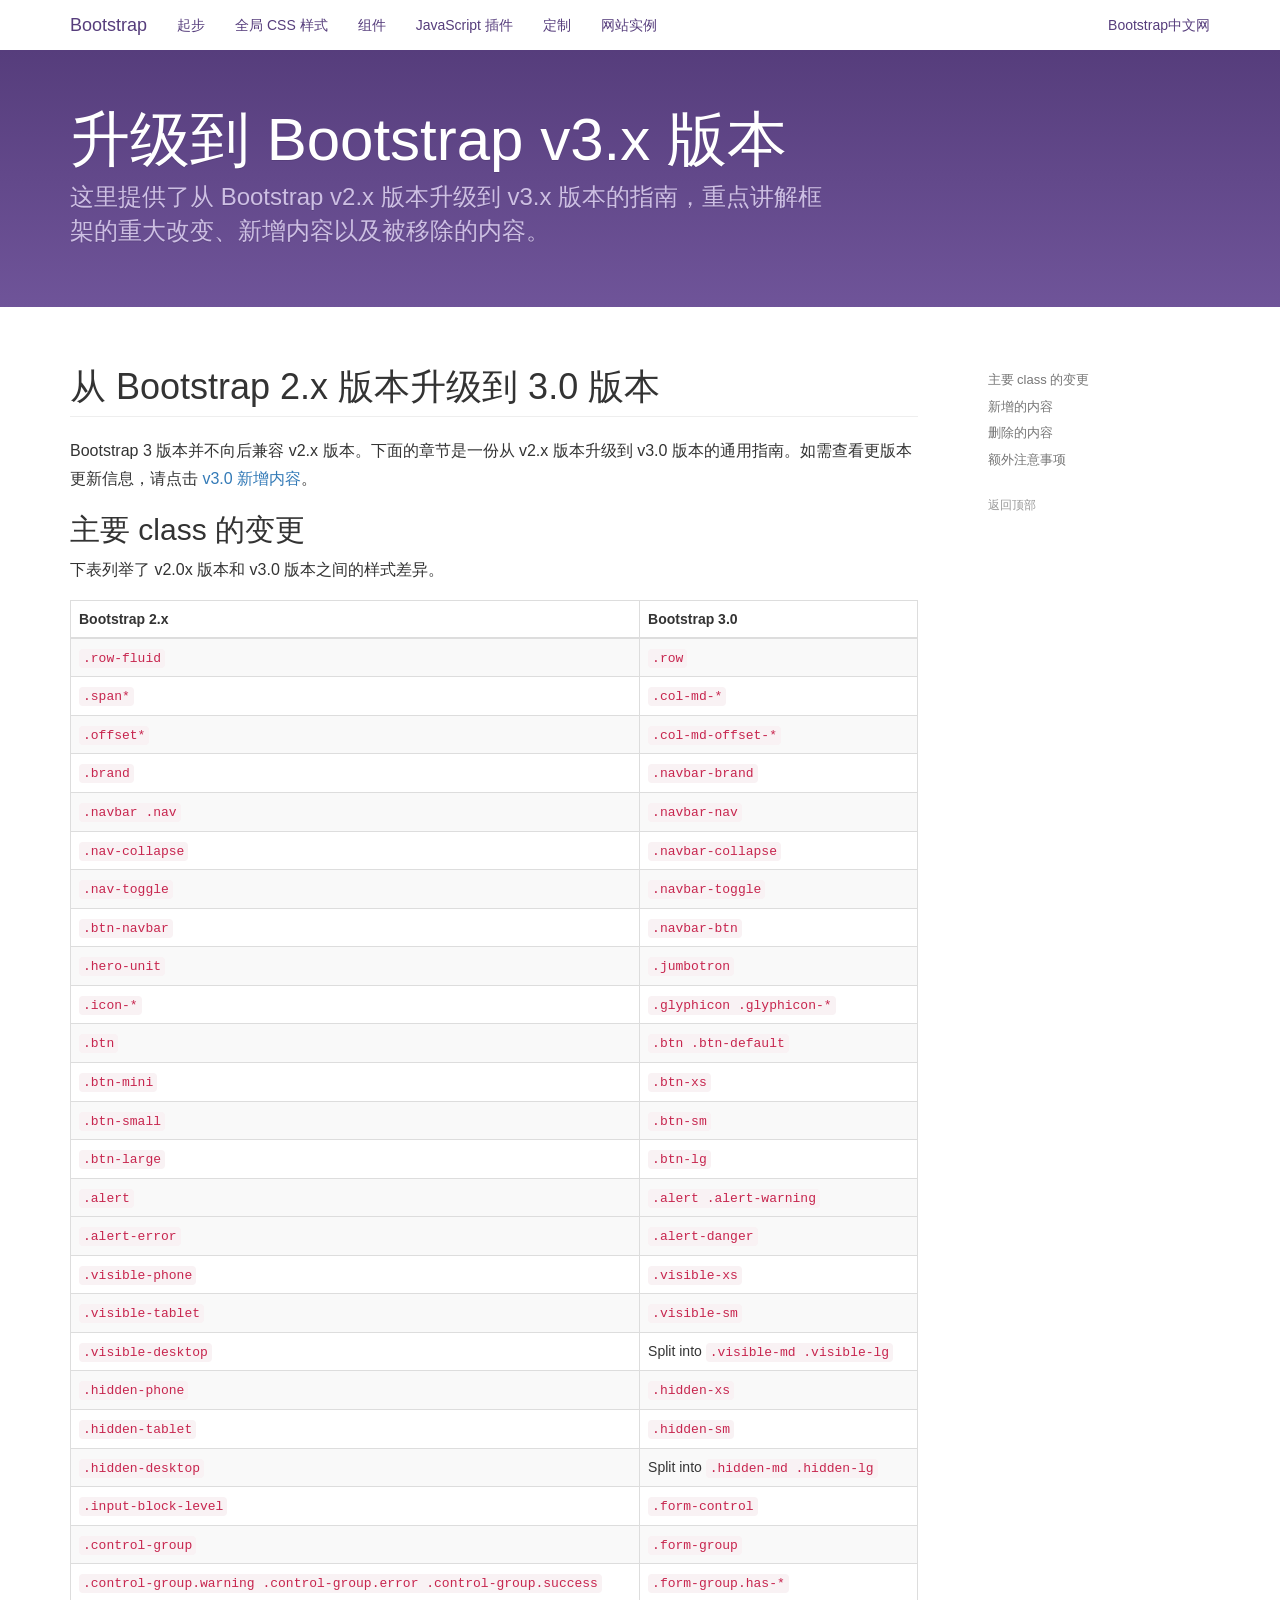
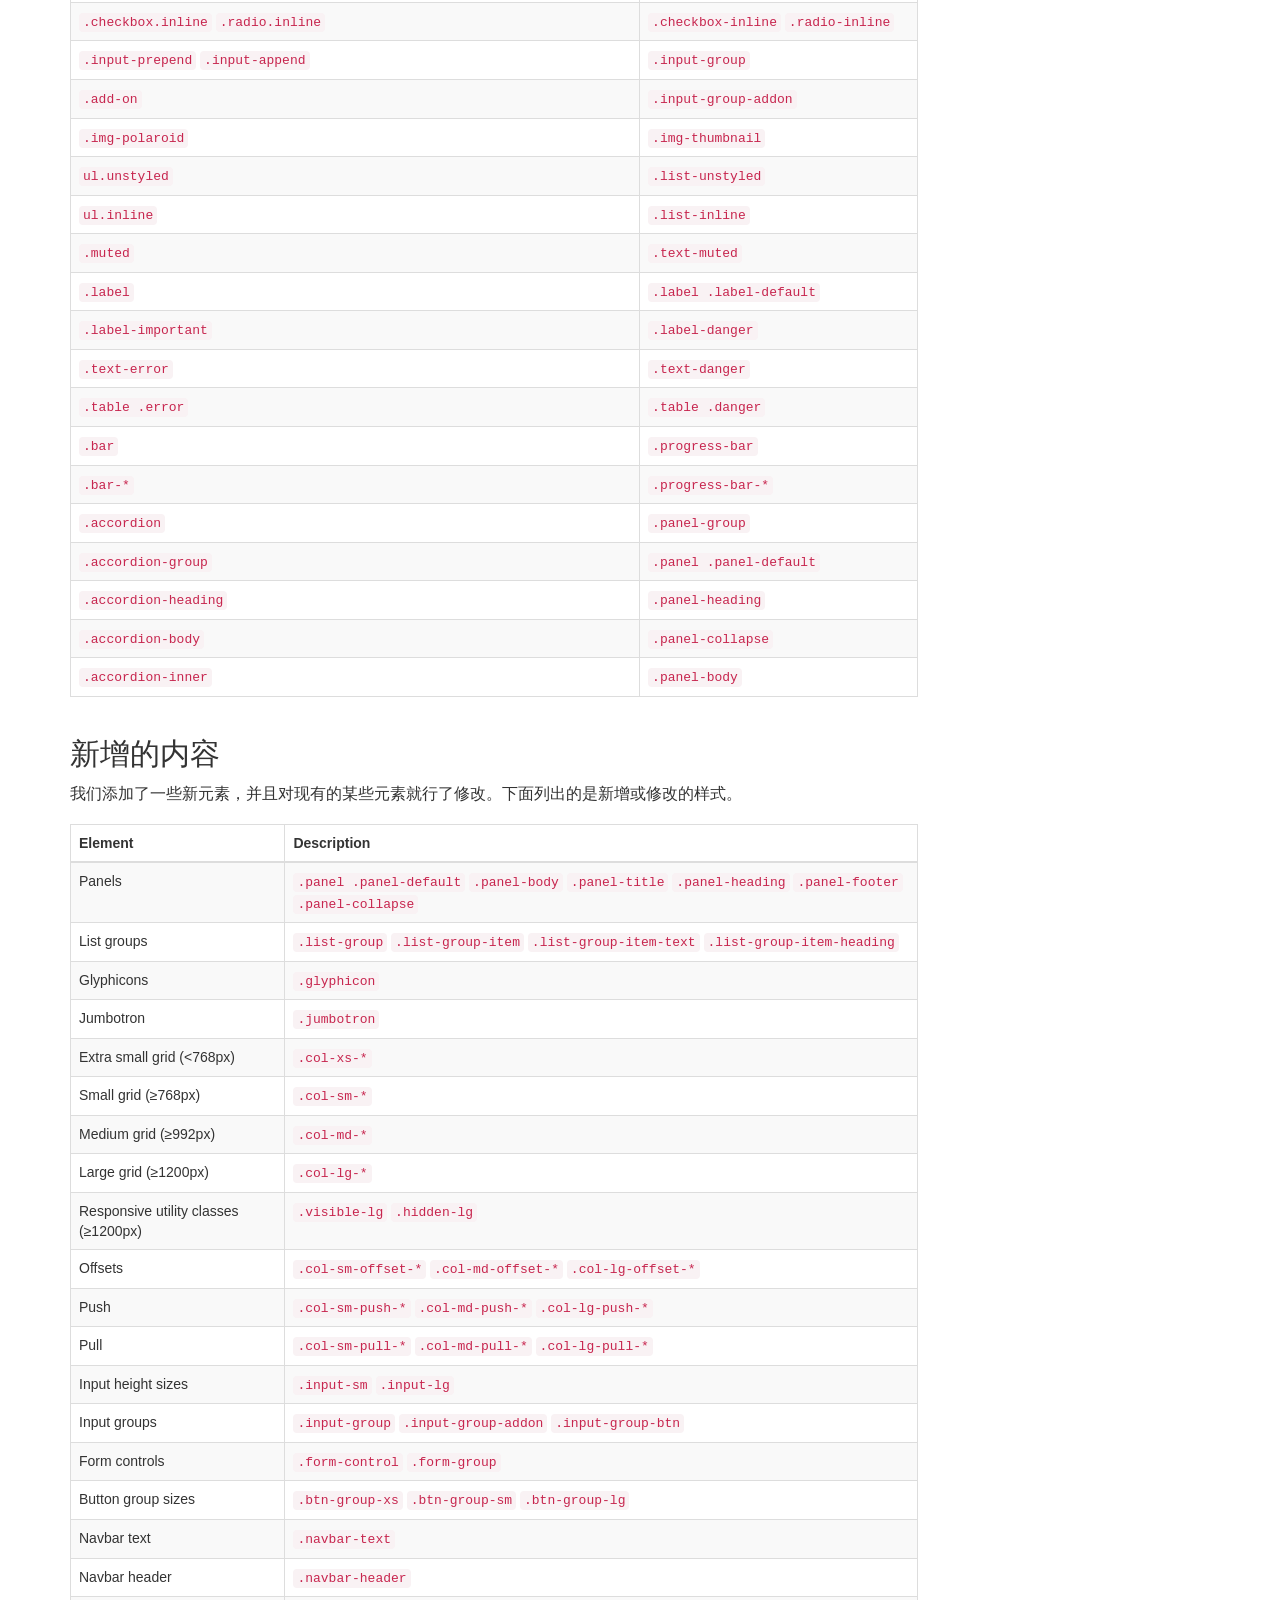
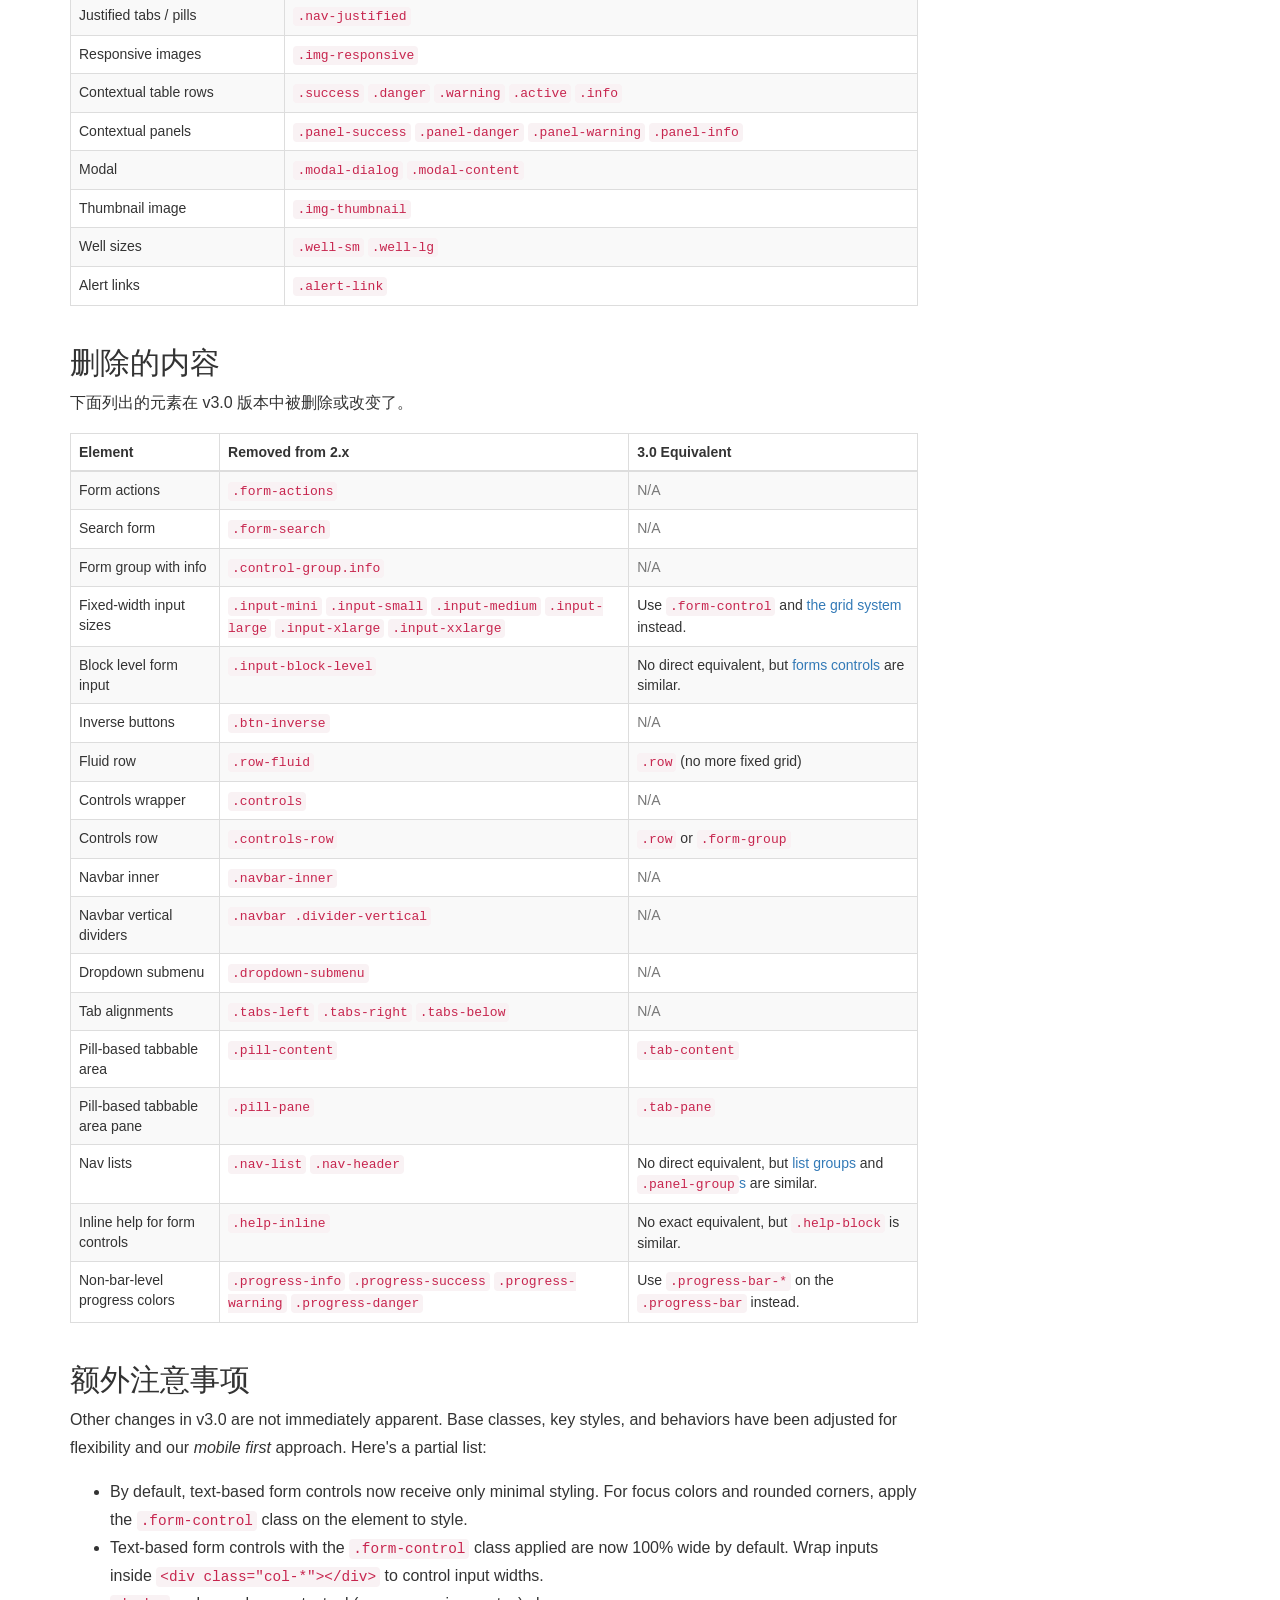
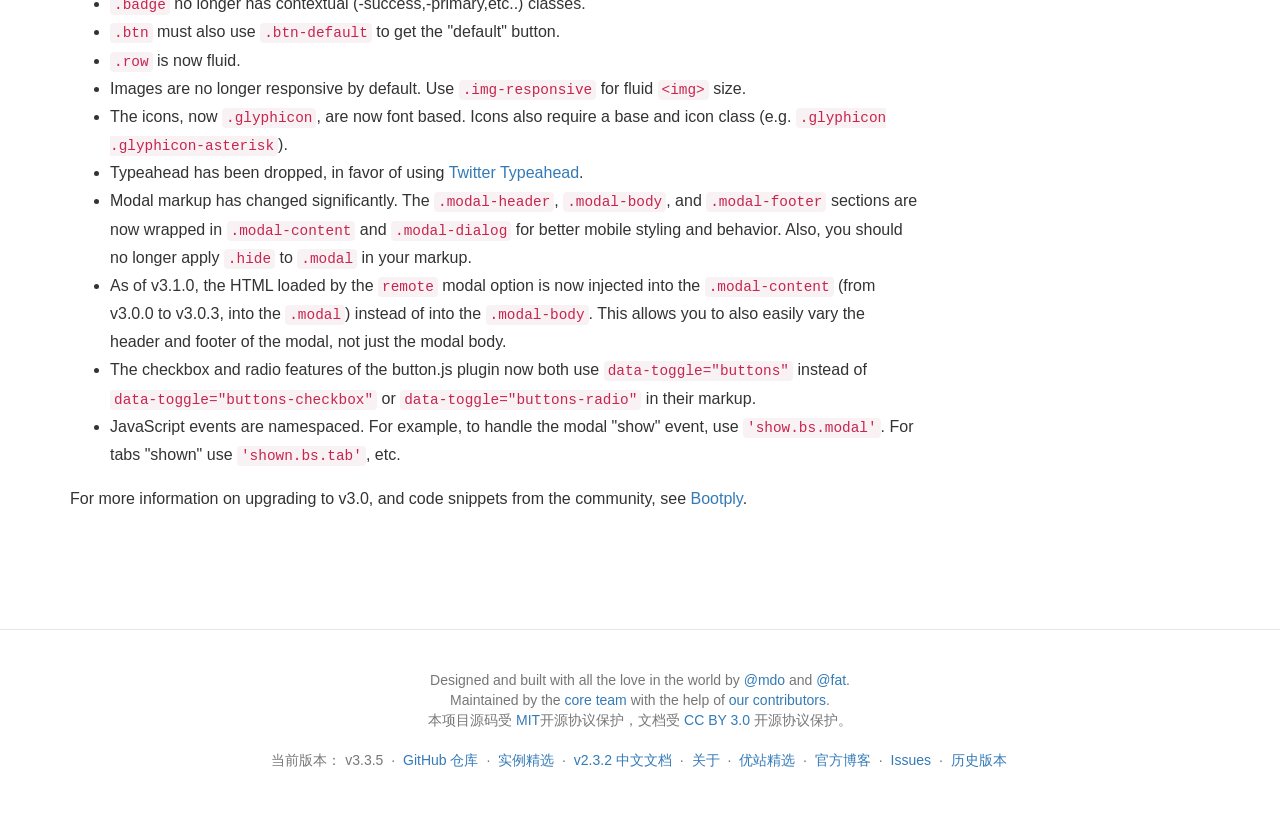
<file: 杂货铺/A1-课程笔记/MWEB/bootcss/v3.bootcss.com/migration/index.htm>
<!DOCTYPE html>
<html lang="zh-CN">
  <head>
    <!-- Meta, title, CSS, favicons, etc. -->
    <meta charset="utf-8">
<meta http-equiv="X-UA-Compatible" content="IE=edge">
<meta name="viewport" content="width=device-width, initial-scale=1">
<meta name="description" content="Bootstrap - 简洁、直观、强悍、移动设备优先的前端开发框架，让web开发更迅速、简单。">
<meta name="keywords" content="HTML, CSS, JS, JavaScript, framework, bootstrap, front-end, frontend, web development">
<meta name="author" content="Mark Otto, Jacob Thornton, and Bootstrap contributors">
<meta name="author" content="译者：王赛 <wangsai@bootcss.com>">

<title>
  
    升级到 Bootstrap v3.x 版本 &middot; Bootstrap v3 中文文档
  
</title>

<!-- Bootstrap core CSS -->
<link href="../../cdn.bootcss.com/bootstrap/3.3.5/css/bootstrap.min.css" tppabs="http://cdn.bootcss.com/bootstrap/3.3.5/css/bootstrap.min.css" rel="stylesheet">

<link href="../assets/css/patch.css" tppabs="http://v3.bootcss.com/assets/css/patch.css" rel="stylesheet">

<!-- Documentation extras -->

<link href="../assets/css/docs.min.css" tppabs="http://v3.bootcss.com/assets/css/docs.min.css" rel="stylesheet">

<!--[if lt IE 9]><script src="../assets/js/ie8-responsive-file-warning.js" tppabs="http://v3.bootcss.com/assets/js/ie8-responsive-file-warning.js"></script><![endif]-->
<script src="../assets/js/ie-emulation-modes-warning.js" tppabs="http://v3.bootcss.com/assets/js/ie-emulation-modes-warning.js"></script>

<!-- HTML5 shim and Respond.js for IE8 support of HTML5 elements and media queries -->
<!--[if lt IE 9]>
  <script src="../../cdn.bootcss.com/html5shiv/3.7.2/html5shiv.min.js" tppabs="http://cdn.bootcss.com/html5shiv/3.7.2/html5shiv.min.js"></script>
  <script src="../../cdn.bootcss.com/respond.js/1.4.2/respond.min.js" tppabs="http://cdn.bootcss.com/respond.js/1.4.2/respond.min.js"></script>
<![endif]-->

<!-- Favicons -->
<link rel="apple-touch-icon" href="../apple-touch-icon.png" tppabs="http://v3.bootcss.com/apple-touch-icon.png">
<link rel="icon" href="../favicon.ico" tppabs="http://v3.bootcss.com/favicon.ico">
<script>
  var _hmt = _hmt || [];
</script>
  </head>
  <body>
    <a id="skippy" class="sr-only sr-only-focusable" href="#content"><div class="container"><span class="skiplink-text">Skip to main content</span></div></a>

    <!-- Docs master nav -->
    <header class="navbar navbar-static-top bs-docs-nav" id="top" role="banner">
  <div class="container">
    <div class="navbar-header">
      <button class="navbar-toggle collapsed" type="button" data-toggle="collapse" data-target="#bs-navbar" aria-controls="bs-navbar" aria-expanded="false">
        <span class="sr-only">Toggle navigation</span>
        <span class="icon-bar"></span>
        <span class="icon-bar"></span>
        <span class="icon-bar"></span>
      </button>
      <a href="../index.htm" tppabs="http://v3.bootcss.com/" class="navbar-brand">Bootstrap</a>
    </div>
    <nav id="bs-navbar" class="collapse navbar-collapse">
      <ul class="nav navbar-nav">
        <li>
          <a href="../getting-started/index.htm" tppabs="http://v3.bootcss.com/getting-started/" onclick="_hmt.push(['_trackEvent', 'docv3-navbar', 'click', 'V3导航-起步'])">起步</a>
        </li>
        <li>
          <a href="../css/index.htm" tppabs="http://v3.bootcss.com/css/" onclick="_hmt.push(['_trackEvent', 'docv3-navbar', 'click', 'V3导航-全局CSS样式'])">全局 CSS 样式</a>
        </li>
        <li>
          <a href="../components/index.htm" tppabs="http://v3.bootcss.com/components/" onclick="_hmt.push(['_trackEvent', 'docv3-navbar', 'click', 'V3导航-组件'])">组件</a>
        </li>
        <li>
          <a href="../javascript/index.htm" tppabs="http://v3.bootcss.com/javascript/" onclick="_hmt.push(['_trackEvent', 'docv3-navbar', 'click', 'V3导航-JavaScript插件'])">JavaScript 插件</a>
        </li>
        <li>
          <a href="../customize/index.htm" tppabs="http://v3.bootcss.com/customize/" onclick="_hmt.push(['_trackEvent', 'docv3-navbar', 'click', 'V3导航-定制'])">定制</a>
        </li>
        <li><a href="javascript:if(confirm(%27http://expo.bootcss.com/  \n\nThis file was not retrieved by Teleport Ultra, because it is addressed on a domain or path outside the boundaries set for its Starting Address.  \n\nDo you want to open it from the server?%27))window.location=%27http://expo.bootcss.com/%27" tppabs="http://expo.bootcss.com/" onclick="_hmt.push(['_trackEvent', 'docv3-navbar', 'click', 'V3导航-网站实例'])" target="_blank">网站实例</a></li>
      </ul>
      <ul class="nav navbar-nav navbar-right">
        <li><a href="javascript:if(confirm(%27http://www.bootcss.com/  \n\nThis file was not retrieved by Teleport Ultra, because it is addressed on a domain or path outside the boundaries set for its Starting Address.  \n\nDo you want to open it from the server?%27))window.location=%27http://www.bootcss.com/%27" tppabs="http://www.bootcss.com/" onclick="_hmt.push(['_trackEvent', 'docv3-navbar', 'click', 'V3导航-Bootstrap中文网'])" target="_blank">Bootstrap中文网</a></li>
      </ul>
    </nav>
  </div>
</header>


    <!-- Docs page layout -->
    <div class="bs-docs-header" id="content" tabindex="-1">
      <div class="container">
        <h1>升级到 Bootstrap v3.x 版本</h1>
        <p>这里提供了从 Bootstrap v2.x 版本升级到 v3.x 版本的指南，重点讲解框架的重大改变、新增内容以及被移除的内容。</p>
      </div>
    </div>

    <div class="container bs-docs-container">

      <div class="row">
        <div class="col-md-9" role="main">
          <!-- Migration
================================================== -->
<div class="bs-docs-section">
  <h1 class="page-header">从 Bootstrap 2.x 版本升级到 3.0 版本</h1>

  <p class="lead">Bootstrap 3 版本并不向后兼容 v2.x 版本。下面的章节是一份从 v2.x 版本升级到 v3.0 版本的通用指南。如需查看更版本更新信息，请点击 <a href="javascript:if(confirm(%27http://blog.getbootstrap.com/2013/08/19/bootstrap-3-released/  \n\nThis file was not retrieved by Teleport Ultra, because it is addressed on a domain or path outside the boundaries set for its Starting Address.  \n\nDo you want to open it from the server?%27))window.location=%27http://blog.getbootstrap.com/2013/08/19/bootstrap-3-released/%27" tppabs="http://blog.getbootstrap.com/2013/08/19/bootstrap-3-released/">v3.0 新增内容</a>。</p>

  <h2 id="classes">主要 class 的变更</h2>
  <p>下表列举了 v2.0x 版本和 v3.0 版本之间的样式差异。</p>
  <div class="table-responsive">
    <table class="table table-bordered table-striped">
      <thead>
        <tr>
          <th>Bootstrap 2.x</th>
          <th>Bootstrap 3.0</th>
        </tr>
      </thead>
      <tbody>
        <tr>
          <td><code>.row-fluid</code></td>
          <td><code>.row</code></td>
        </tr>
        <tr>
          <td><code>.span*</code></td>
          <td><code>.col-md-*</code></td>
        </tr>
        <tr>
          <td><code>.offset*</code></td>
          <td><code>.col-md-offset-*</code></td>
        </tr>
        <tr>
          <td><code>.brand</code></td>
          <td><code>.navbar-brand</code></td>
        </tr>
        <tr>
          <td><code>.navbar .nav</code></td>
          <td><code>.navbar-nav</code></td>
        </tr>
        <tr>
          <td><code>.nav-collapse</code></td>
          <td><code>.navbar-collapse</code></td>
        </tr>
        <tr>
          <td><code>.nav-toggle</code></td>
          <td><code>.navbar-toggle</code></td>
        </tr>
        <tr>
          <td><code>.btn-navbar</code></td>
          <td><code>.navbar-btn</code></td>
        </tr>
        <tr>
          <td><code>.hero-unit</code></td>
          <td><code>.jumbotron</code></td>
        </tr>
        <tr>
          <td><code>.icon-*</code></td>
          <td><code>.glyphicon .glyphicon-*</code></td>
        </tr>
        <tr>
          <td><code>.btn</code></td>
          <td><code>.btn .btn-default</code></td>
        </tr>
        <tr>
          <td><code>.btn-mini</code></td>
          <td><code>.btn-xs</code></td>
        </tr>
        <tr>
          <td><code>.btn-small</code></td>
          <td><code>.btn-sm</code></td>
        </tr>
        <tr>
          <td><code>.btn-large</code></td>
          <td><code>.btn-lg</code></td>
        </tr>
          <td><code>.alert</code></td>
          <td><code>.alert .alert-warning</code></td>
        </tr>
        <tr>
        <tr>
          <td><code>.alert-error</code></td>
          <td><code>.alert-danger</code></td>
        </tr>
        <tr>
          <td><code>.visible-phone</code></td>
          <td><code>.visible-xs</code></td>
        </tr>
        <tr>
          <td><code>.visible-tablet</code></td>
          <td><code>.visible-sm</code></td>
        </tr>
        <tr>
          <td><code>.visible-desktop</code></td>
          <td>Split into <code>.visible-md .visible-lg</code></td>
        </tr>
        <tr>
          <td><code>.hidden-phone</code></td>
          <td><code>.hidden-xs</code></td>
        </tr>
        <tr>
          <td><code>.hidden-tablet</code></td>
          <td><code>.hidden-sm</code></td>
        </tr>
        <tr>
          <td><code>.hidden-desktop</code></td>
          <td>Split into <code>.hidden-md .hidden-lg</code></td>
        </tr>
        <tr>
          <td><code>.input-block-level</code></td>
          <td><code>.form-control</code></td>
        </tr>
        <tr>
          <td><code>.control-group</code></td>
          <td><code>.form-group</code></td>
        </tr>
        <tr>
          <td><code>.control-group.warning .control-group.error .control-group.success</code></td>
          <td><code>.form-group.has-*</code></td>
        </tr>
        <tr>
          <td><code>.checkbox.inline</code> <code>.radio.inline</code></td>
          <td><code>.checkbox-inline</code> <code>.radio-inline</code></td>
        </tr>
        <tr>
          <td><code>.input-prepend</code> <code>.input-append</code></td>
          <td><code>.input-group</code></td>
        </tr>
        <tr>
          <td><code>.add-on</code></td>
          <td><code>.input-group-addon</code></td>
        </tr>
        <tr>
          <td><code>.img-polaroid</code></td>
          <td><code>.img-thumbnail</code></td>
        </tr>
        <tr>
          <td><code>ul.unstyled</code></td>
          <td><code>.list-unstyled</code></td>
        </tr>
        <tr>
          <td><code>ul.inline</code></td>
          <td><code>.list-inline</code></td>
        </tr>
        <tr>
          <td><code>.muted</code></td>
          <td><code>.text-muted</code></td>
        </tr>
        <tr>
          <td><code>.label</code></td>
          <td><code>.label .label-default</code></td>
        </tr>
        <tr>
          <td><code>.label-important</code></td>
          <td><code>.label-danger</code></td>
        </tr>
        <tr>
          <td><code>.text-error</code></td>
          <td><code>.text-danger</code></td>
        </tr>
        <tr>
          <td><code>.table .error</code></td>
          <td><code>.table .danger</code></td>
        </tr>
        <tr>
          <td><code>.bar</code></td>
          <td><code>.progress-bar</code></td>
        </tr>
        <tr>
          <td><code>.bar-*</code></td>
          <td><code>.progress-bar-*</code></td>
        </tr>
        <tr>
          <td><code>.accordion</code></td>
          <td><code>.panel-group</code></td>
        </tr>
        <tr>
          <td><code>.accordion-group</code></td>
          <td><code>.panel .panel-default</code></td>
        </tr>
        <tr>
          <td><code>.accordion-heading</code></td>
          <td><code>.panel-heading</code></td>
        </tr>
        <tr>
          <td><code>.accordion-body</code></td>
          <td><code>.panel-collapse</code></td>
        </tr>
        <tr>
          <td><code>.accordion-inner</code></td>
          <td><code>.panel-body</code></td>
        </tr>
      </tbody>
    </table>
  </div><!-- /.table-responsive -->

  <h2 id="new">新增的内容</h2>
  <p>我们添加了一些新元素，并且对现有的某些元素就行了修改。下面列出的是新增或修改的样式。</p>
  <div class="table-responsive">
    <table class="table table-bordered table-striped">
      <thead>
        <tr>
          <th>Element</th>
          <th>Description</th>
        </tr>
      </thead>
      <tbody>
        <tr>
          <td>Panels</td>
          <td><code>.panel .panel-default</code> <code>.panel-body</code> <code>.panel-title</code> <code>.panel-heading</code> <code>.panel-footer</code> <code>.panel-collapse</code></td>
        </tr>
        <tr>
          <td>List groups</td>
          <td><code>.list-group</code> <code>.list-group-item</code> <code>.list-group-item-text</code> <code>.list-group-item-heading</code></td>
        </tr>
        <tr>
          <td>Glyphicons</td>
          <td><code>.glyphicon</code></td>
        </tr>
        <tr>
          <td>Jumbotron</td>
          <td><code>.jumbotron</code></td>
        </tr>
        <tr>
          <td>Extra small grid (&lt;768px)</td>
          <td><code>.col-xs-*</code></td>
        </tr>
        <tr>
          <td>Small grid (&ge;768px)</td>
          <td><code>.col-sm-*</code></td>
        </tr>
        <tr>
          <td>Medium grid (&ge;992px)</td>
          <td><code>.col-md-*</code></td>
        </tr>
        <tr>
          <td>Large grid (&ge;1200px)</td>
          <td><code>.col-lg-*</code></td>
        </tr>
        <tr>
          <td>Responsive utility classes (&ge;1200px)</td>
          <td><code>.visible-lg</code> <code>.hidden-lg</code></td>
        </tr>
        <tr>
          <td>Offsets</td>
          <td><code>.col-sm-offset-*</code> <code>.col-md-offset-*</code> <code>.col-lg-offset-*</code></td>
        </tr>
        <tr>
          <td>Push</td>
          <td><code>.col-sm-push-*</code> <code>.col-md-push-*</code> <code>.col-lg-push-*</code></td>
        </tr>
        <tr>
          <td>Pull</td>
          <td><code>.col-sm-pull-*</code> <code>.col-md-pull-*</code> <code>.col-lg-pull-*</code></td>
        </tr>
        <tr>
          <td>Input height sizes</td>
          <td><code>.input-sm</code> <code>.input-lg</code></td>
        </tr>
        <tr>
          <td>Input groups</td>
          <td><code>.input-group</code> <code>.input-group-addon</code> <code>.input-group-btn</code></td>
        </tr>
        <tr>
          <td>Form controls</td>
          <td><code>.form-control</code> <code>.form-group</code></td>
        </tr>
        <tr>
          <td>Button group sizes</td>
          <td><code>.btn-group-xs</code> <code>.btn-group-sm</code> <code>.btn-group-lg</code></td>
        </tr>
        <tr>
          <td>Navbar text</td>
          <td><code>.navbar-text</code></td>
        </tr>
        <tr>
          <td>Navbar header</td>
          <td><code>.navbar-header</code></td>
        </tr>
        <tr>
          <td>Justified tabs / pills</td>
          <td><code>.nav-justified</code></td>
        </tr>
        <tr>
          <td>Responsive images</td>
          <td><code>.img-responsive</code></td>
        </tr>
        <tr>
          <td>Contextual table rows</td>
          <td><code>.success</code> <code>.danger</code> <code>.warning</code> <code>.active</code> <code>.info</code></td>
        </tr>
        <tr>
          <td>Contextual panels</td>
          <td><code>.panel-success</code> <code>.panel-danger</code> <code>.panel-warning</code> <code>.panel-info</code></td>
        </tr>
        <tr>
          <td>Modal</td>
          <td><code>.modal-dialog</code> <code>.modal-content</code></td>
        </tr>
        <tr>
          <td>Thumbnail image</td>
          <td><code>.img-thumbnail</code></td>
        </tr>
        <tr>
          <td>Well sizes</td>
          <td><code>.well-sm</code> <code>.well-lg</code></td>
        </tr>
        <tr>
          <td>Alert links</td>
          <td><code>.alert-link</code></td>
        </tr>
      </tbody>
    </table>
  </div><!-- /.table-responsive -->

  <h2 id="dropped">删除的内容</h2>
  <p>下面列出的元素在 v3.0 版本中被删除或改变了。</p>
  <div class="table-responsive">
    <table class="table table-bordered table-striped">
      <thead>
        <tr>
          <th>Element</th>
          <th>Removed from 2.x</th>
          <th>3.0 Equivalent</th>
        </tr>
      </thead>
      <tbody>
        <tr>
          <td>Form actions</td>
          <td><code>.form-actions</code></td>
          <td class="text-muted">N/A</td>
        </tr>
        <tr>
          <td>Search form</td>
          <td><code>.form-search</code></td>
          <td class="text-muted">N/A</td>
        </tr>
        <tr>
          <td>Form group with info</td>
          <td><code>.control-group.info</code></td>
          <td class="text-muted">N/A</td>
        </tr>
        <tr>
          <td>Fixed-width input sizes</td>
          <td><code>.input-mini</code> <code>.input-small</code> <code>.input-medium</code> <code>.input-large</code> <code>.input-xlarge</code> <code>.input-xxlarge</code></td>
          <td>Use <a href="../css/index.htm#forms-controls" tppabs="http://v3.bootcss.com/css/#forms-controls"><code>.form-control</code></a> and <a href="../css/index.htm#grid" tppabs="http://v3.bootcss.com/css/#grid">the grid system</a> instead.</td>
        </tr>
        <tr>
          <td>Block level form input</td>
          <td><code>.input-block-level</code></td>
          <td>No direct equivalent, but <a href="../css/index.htm#forms-controls" tppabs="http://v3.bootcss.com/css/#forms-controls">forms controls</a> are similar.</td>
        </tr>
        <tr>
          <td>Inverse buttons</td>
          <td><code>.btn-inverse</code></td>
          <td class="text-muted">N/A</td>
        </tr>
        <tr>
          <td>Fluid row</td>
          <td><code>.row-fluid</code></td>
          <td><code>.row</code> (no more fixed grid)</td>
        </tr>
        <tr>
          <td>Controls wrapper</td>
          <td><code>.controls</code></td>
          <td class="text-muted">N/A</td>
        </tr>
        <tr>
          <td>Controls row</td>
          <td><code>.controls-row</code></td>
          <td><code>.row</code> or <code>.form-group</code></td>
        </tr>
        <tr>
          <td>Navbar inner</td>
          <td><code>.navbar-inner</code></td>
          <td class="text-muted">N/A</td>
        </tr>
        <tr>
          <td>Navbar vertical dividers</td>
          <td><code>.navbar .divider-vertical</code></td>
          <td class="text-muted">N/A</td>
        </tr>
        <tr>
          <td>Dropdown submenu</td>
          <td><code>.dropdown-submenu</code></td>
          <td class="text-muted">N/A</td>
        </tr>
        <tr>
          <td>Tab alignments</td>
          <td><code>.tabs-left</code> <code>.tabs-right</code> <code>.tabs-below</code></td>
          <td class="text-muted">N/A</td>
        </tr>
        <tr>
          <td>Pill-based tabbable area</td>
          <td><code>.pill-content</code></td>
          <td><code>.tab-content</code></td>
        </tr>
        <tr>
          <td>Pill-based tabbable area pane</td>
          <td><code>.pill-pane</code></td>
          <td><code>.tab-pane</code></td>
        </tr>
        <tr>
          <td>Nav lists</td>
          <td><code>.nav-list</code> <code>.nav-header</code></td>
          <td>No direct equivalent, but <a href="../components/index.htm#list-group" tppabs="http://v3.bootcss.com/components/#list-group">list groups</a> and <a href="../javascript/index.htm#collapse" tppabs="http://v3.bootcss.com/javascript/#collapse"><code>.panel-group</code>s</a> are similar.</td>
        </tr>
        <tr>
          <td>Inline help for form controls</td>
          <td><code>.help-inline</code></td>
          <td>No exact equivalent, but <code>.help-block</code> is similar.</td>
        </tr>
        <tr>
          <td>Non-bar-level progress colors</td>
          <td><code>.progress-info</code> <code>.progress-success</code> <code>.progress-warning</code> <code>.progress-danger</code></td>
          <td>Use <code>.progress-bar-*</code> on the <code>.progress-bar</code> instead.</td>
        </tr>
      </tbody>
    </table>
  </div><!-- /.table-responsive -->

  <h2 id="notes">额外注意事项</h2>
  <p>Other changes in v3.0 are not immediately apparent. Base classes, key styles, and behaviors have been adjusted for flexibility and our <em>mobile first</em> approach. Here's a partial list:</p>
  <ul>
    <li>By default, text-based form controls now receive only minimal styling.  For focus colors and rounded corners, apply the <code>.form-control</code> class on the element to style.</li>
    <li>Text-based form controls with the <code>.form-control</code> class applied are now 100% wide by default. Wrap inputs inside <code>&lt;div class="col-*"&gt;&lt;/div&gt;</code> to control input widths.</li>
    <li><code>.badge</code> no longer has contextual (-success,-primary,etc..) classes.</li>
    <li><code>.btn</code> must also use <code>.btn-default</code> to get the "default" button.</li>
    <li><code>.row</code> is now fluid.</li>
    <li>Images are no longer responsive by default. Use <code>.img-responsive</code> for fluid <code>&lt;img&gt;</code> size.</li>
    <li>The icons, now <code>.glyphicon</code>, are now font based. Icons also require a base and icon class (e.g. <code>.glyphicon .glyphicon-asterisk</code>).</li>
    <li>Typeahead has been dropped, in favor of using <a href="javascript:if(confirm(%27http://twitter.github.io/typeahead.js/  \n\nThis file was not retrieved by Teleport Ultra, because it is addressed on a domain or path outside the boundaries set for its Starting Address.  \n\nDo you want to open it from the server?%27))window.location=%27http://twitter.github.io/typeahead.js/%27" tppabs="http://twitter.github.io/typeahead.js/">Twitter Typeahead</a>.</li>
    <li>Modal markup has changed significantly. The <code>.modal-header</code>, <code>.modal-body</code>, and <code>.modal-footer</code> sections are now wrapped in <code>.modal-content</code> and <code>.modal-dialog</code> for better mobile styling and behavior. Also, you should no longer apply <code>.hide</code> to <code>.modal</code> in your markup.</li>
    <li>As of v3.1.0, the HTML loaded by the <code>remote</code> modal option is now injected into the <code>.modal-content</code> (from v3.0.0 to v3.0.3, into the <code>.modal</code>) instead of into the <code>.modal-body</code>. This allows you to also easily vary the header and footer of the modal, not just the modal body.</li>
    <li>The checkbox and radio features of the button.js plugin now both use <code>data-toggle="buttons"</code> instead of <code>data-toggle="buttons-checkbox"</code> or <code>data-toggle="buttons-radio"</code> in their markup.</li>
    <li>JavaScript events are namespaced. For example, to handle the modal "show" event, use <code>'show.bs.modal'</code>. For tabs "shown" use <code>'shown.bs.tab'</code>, etc.</li>
  </ul>
  <p>For more information on upgrading to v3.0, and code snippets from the community, see <a href="javascript:if(confirm(%27http://bootply.com/  \n\nThis file was not retrieved by Teleport Ultra, because it is addressed on a domain or path outside the boundaries set for its Starting Address.  \n\nDo you want to open it from the server?%27))window.location=%27http://bootply.com/%27" tppabs="http://bootply.com/">Bootply</a>.</p>
</div>

        </div>
        
        <div class="col-md-3" role="complementary">
          <nav class="bs-docs-sidebar hidden-print hidden-xs hidden-sm">
            <ul class="nav bs-docs-sidenav">
              
                <li>
  <a href="#classes">主要 class 的变更</a>
</li>
<li>
  <a href="#new">新增的内容</a>
</li>
<li>
  <a href="#dropped">删除的内容</a>
</li>
<li>
  <a href="#notes">额外注意事项</a>
</li>

              
            </ul>
            <a class="back-to-top" href="#top">
              返回顶部
            </a>
            
          </nav>
        </div>
        
      </div>
    </div>

    <!-- Footer
================================================== -->
<footer class="bs-docs-footer" role="contentinfo">
  <div class="container">

    <p>Designed and built with all the love in the world by <a href="javascript:if(confirm(%27https://twitter.com/mdo  \n\nThis file was not retrieved by Teleport Ultra, because it is addressed on a domain or path outside the boundaries set for its Starting Address.  \n\nDo you want to open it from the server?%27))window.location=%27https://twitter.com/mdo%27" tppabs="https://twitter.com/mdo" target="_blank">@mdo</a> and <a href="javascript:if(confirm(%27https://twitter.com/fat  \n\nThis file was not retrieved by Teleport Ultra, because it is addressed on a domain or path outside the boundaries set for its Starting Address.  \n\nDo you want to open it from the server?%27))window.location=%27https://twitter.com/fat%27" tppabs="https://twitter.com/fat" target="_blank">@fat</a>.</p>
    <p>Maintained by the <a href="javascript:if(confirm(%27https://github.com/orgs/twbs/people  \n\nThis file was not retrieved by Teleport Ultra, because it is addressed on a domain or path outside the boundaries set for its Starting Address.  \n\nDo you want to open it from the server?%27))window.location=%27https://github.com/orgs/twbs/people%27" tppabs="https://github.com/orgs/twbs/people">core team</a> with the help of <a href="javascript:if(confirm(%27https://github.com/twbs/bootstrap/graphs/contributors  \n\nThis file was not retrieved by Teleport Ultra, because it is addressed on a domain or path outside the boundaries set for its Starting Address.  \n\nDo you want to open it from the server?%27))window.location=%27https://github.com/twbs/bootstrap/graphs/contributors%27" tppabs="https://github.com/twbs/bootstrap/graphs/contributors">our contributors</a>.</p>
    <p>本项目源码受 <a rel="license" href="javascript:if(confirm(%27https://github.com/twbs/bootstrap/blob/master/LICENSE  \n\nThis file was not retrieved by Teleport Ultra, because it is addressed on a domain or path outside the boundaries set for its Starting Address.  \n\nDo you want to open it from the server?%27))window.location=%27https://github.com/twbs/bootstrap/blob/master/LICENSE%27" tppabs="https://github.com/twbs/bootstrap/blob/master/LICENSE" target="_blank">MIT</a>开源协议保护，文档受 <a rel="license" href="javascript:if(confirm(%27https://creativecommons.org/licenses/by/3.0/  \n\nThis file was not retrieved by Teleport Ultra, because it is addressed on a domain or path outside the boundaries set for its Starting Address.  \n\nDo you want to open it from the server?%27))window.location=%27https://creativecommons.org/licenses/by/3.0/%27" tppabs="https://creativecommons.org/licenses/by/3.0/" target="_blank">CC BY 3.0</a> 开源协议保护。</p>
    <ul class="bs-docs-footer-links text-muted">
      <li>当前版本： v3.3.5</li>
      <li>&middot;</li>
      <li><a href="javascript:if(confirm(%27https://github.com/twbs/bootstrap  \n\nThis file was not retrieved by Teleport Ultra, because it is addressed on a domain or path outside the boundaries set for its Starting Address.  \n\nDo you want to open it from the server?%27))window.location=%27https://github.com/twbs/bootstrap%27" tppabs="https://github.com/twbs/bootstrap">GitHub 仓库</a></li>
      <li>&middot;</li>
      <li><a href="../getting-started/index.htm#examples" tppabs="http://v3.bootcss.com/getting-started/#examples">实例精选</a></li>
      <li>&middot;</li>
      <li><a href="javascript:if(confirm(%27http://v2.bootcss.com/  \n\nThis file was not retrieved by Teleport Ultra, because it is addressed on a domain or path outside the boundaries set for its Starting Address.  \n\nDo you want to open it from the server?%27))window.location=%27http://v2.bootcss.com/%27" tppabs="http://v2.bootcss.com/">v2.3.2 中文文档</a></li>
      <li>&middot;</li>
      <li><a href="../about/index.htm" tppabs="http://v3.bootcss.com/about/">关于</a></li>
      <li>&middot;</li>
      <li><a href="javascript:if(confirm(%27http://expo.bootcss.com/  \n\nThis file was not retrieved by Teleport Ultra, because it is addressed on a domain or path outside the boundaries set for its Starting Address.  \n\nDo you want to open it from the server?%27))window.location=%27http://expo.bootcss.com/%27" tppabs="http://expo.bootcss.com/">优站精选</a></li>
      <li>&middot;</li>
      <li><a href="javascript:if(confirm(%27http://blog.getbootstrap.com/  \n\nThis file was not retrieved by Teleport Ultra, because it is addressed on a domain or path outside the boundaries set for its Starting Address.  \n\nDo you want to open it from the server?%27))window.location=%27http://blog.getbootstrap.com/%27" tppabs="http://blog.getbootstrap.com/">官方博客</a></li>
      <li>&middot;</li>
      <li><a href="javascript:if(confirm(%27https://github.com/twbs/bootstrap/issues  \n\nThis file was not retrieved by Teleport Ultra, because it is addressed on a domain or path outside the boundaries set for its Starting Address.  \n\nDo you want to open it from the server?%27))window.location=%27https://github.com/twbs/bootstrap/issues%27" tppabs="https://github.com/twbs/bootstrap/issues">Issues</a></li>
      <li>&middot;</li>
      <li><a href="javascript:if(confirm(%27https://github.com/twbs/bootstrap/releases  \n\nThis file was not retrieved by Teleport Ultra, because it is addressed on a domain or path outside the boundaries set for its Starting Address.  \n\nDo you want to open it from the server?%27))window.location=%27https://github.com/twbs/bootstrap/releases%27" tppabs="https://github.com/twbs/bootstrap/releases">历史版本</a></li>
    </ul>
  </div>
</footer>

<!-- Bootstrap core JavaScript
================================================== -->
<!-- Placed at the end of the document so the pages load faster -->
<script src="../../cdn.bootcss.com/jquery/1.11.3/jquery.min.js" tppabs="http://cdn.bootcss.com/jquery/1.11.3/jquery.min.js"></script>


  <script src="../../cdn.bootcss.com/bootstrap/3.3.5/js/bootstrap.min.js" tppabs="http://cdn.bootcss.com/bootstrap/3.3.5/js/bootstrap.min.js"></script>



  <script src="../assets/js/docs.min.js" tppabs="http://v3.bootcss.com/assets/js/docs.min.js"></script>




<!-- IE10 viewport hack for Surface/desktop Windows 8 bug -->
<script src="../assets/js/ie10-viewport-bug-workaround.js" tppabs="http://v3.bootcss.com/assets/js/ie10-viewport-bug-workaround.js"></script>



<!-- Analytics
================================================== -->
<script type="text/javascript">
var _bdhmProtocol = (("https:" == document.location.protocol) ? " https://" : " http://");
document.write(unescape("%3Cscript src='" + _bdhmProtocol + "hm.baidu.com/h.js%3Fbdb993b828cbe079a7fbc1a951f44726' type='text/javascript'%3E%3C/script%3E"));
</script>

<!-- 全局统计代码 -->
<script type="text/javascript">
var _bdhmProtocol = (("https:" == document.location.protocol) ? " https://" : " http://");
document.write(unescape("%3Cscript src='" + _bdhmProtocol + "hm.baidu.com/h.js%3F079fac161efc4b2a6f31e80064f14e82' type='text/javascript'%3E%3C/script%3E"));
</script>
  </body>
</html>
</file>
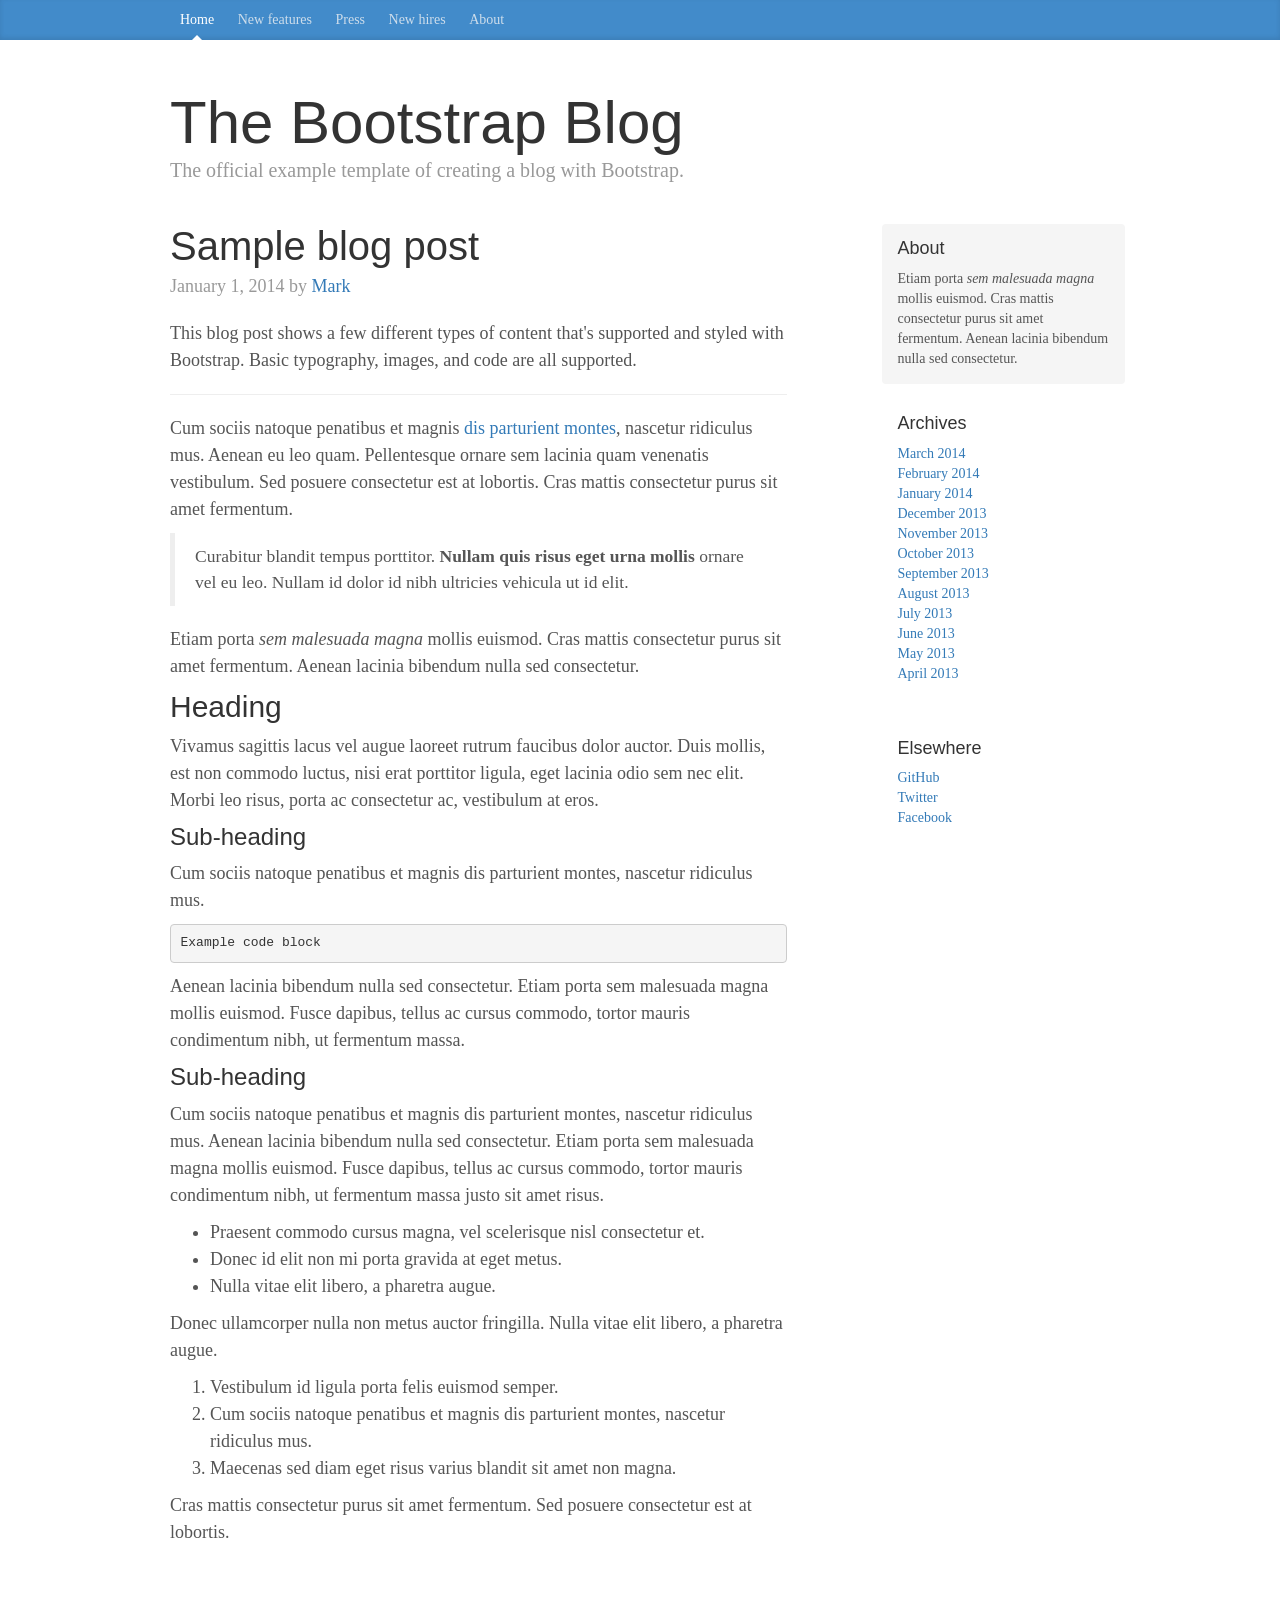
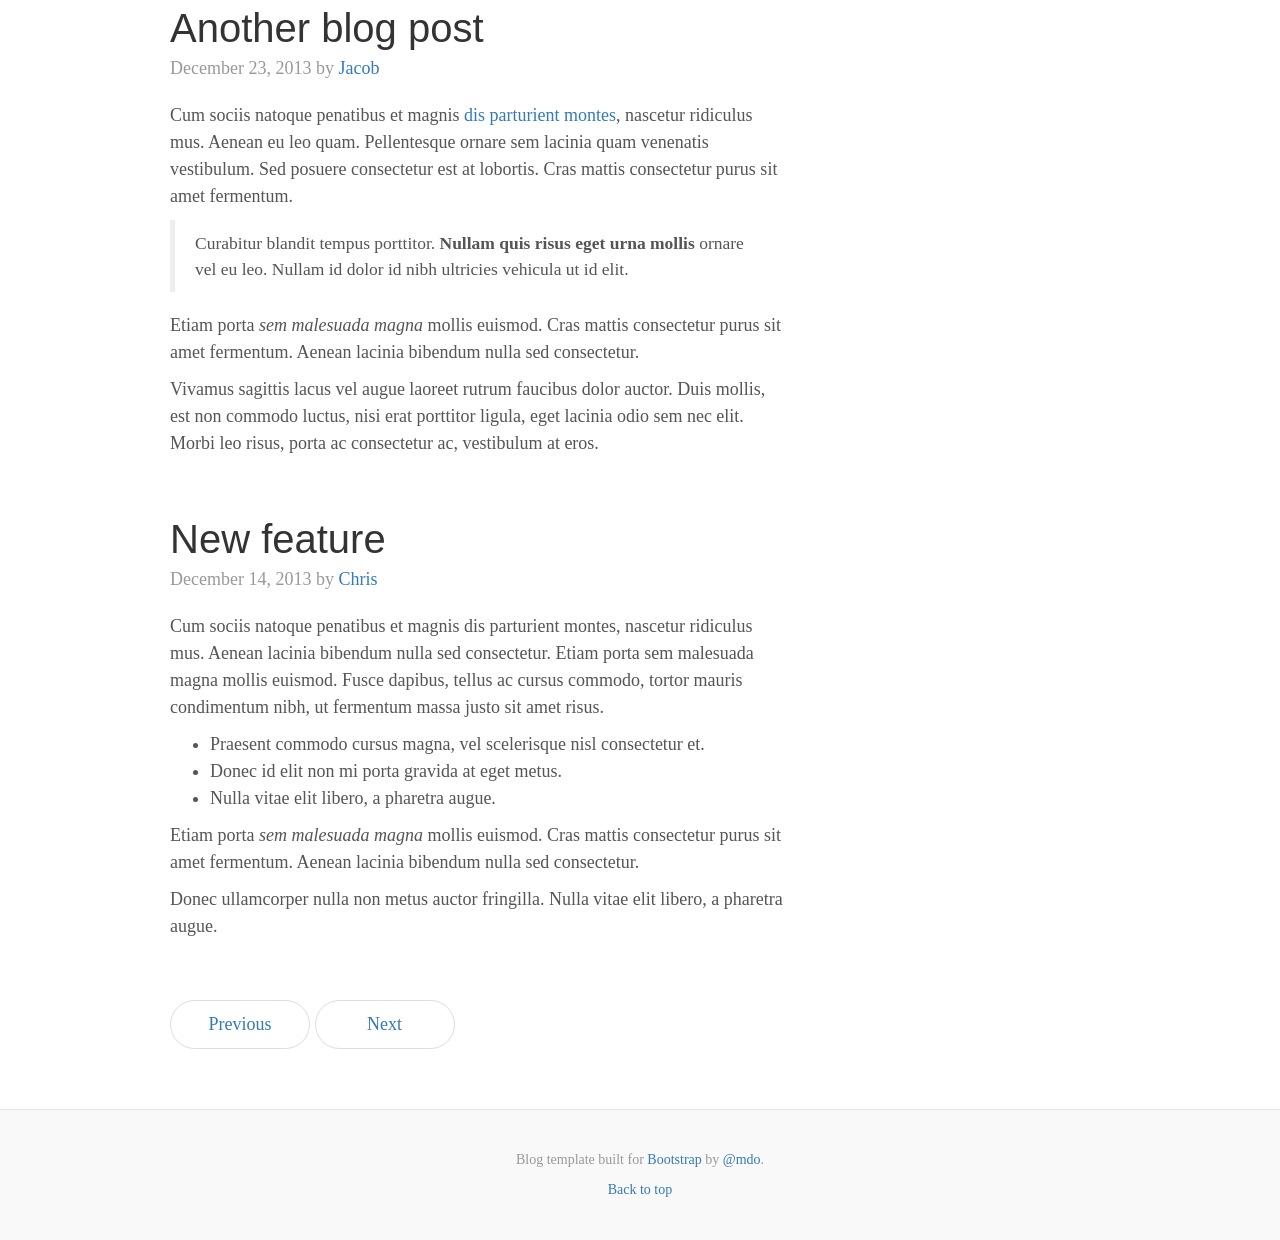
<file: 杂货铺/A1-课程笔记/MWEB/bootcss/v3.bootcss.com/examples/blog/index.htm>
<!DOCTYPE html>
<html lang="zh-CN">
  <head>
    <meta charset="utf-8">
    <meta http-equiv="X-UA-Compatible" content="IE=edge">
    <meta name="viewport" content="width=device-width, initial-scale=1">
    <!-- 上述3个meta标签*必须*放在最前面，任何其他内容都*必须*跟随其后！ -->
    <meta name="description" content="">
    <meta name="author" content="">
    <link rel="icon" href="../../favicon.ico" tppabs="http://v3.bootcss.com/favicon.ico">

    <title>Blog Template for Bootstrap</title>

    <!-- Bootstrap core CSS -->
    <link href="../../../cdn.bootcss.com/bootstrap/3.3.5/css/bootstrap.min.css" tppabs="http://cdn.bootcss.com/bootstrap/3.3.5/css/bootstrap.min.css" rel="stylesheet">

    <!-- Custom styles for this template -->
    <link href="blog.css" tppabs="http://v3.bootcss.com/examples/blog/blog.css" rel="stylesheet">

    <!-- Just for debugging purposes. Don't actually copy these 2 lines! -->
    <!--[if lt IE 9]><script src="../../assets/js/ie8-responsive-file-warning.js" tppabs="http://v3.bootcss.com/assets/js/ie8-responsive-file-warning.js"></script><![endif]-->
    <script src="../../assets/js/ie-emulation-modes-warning.js" tppabs="http://v3.bootcss.com/assets/js/ie-emulation-modes-warning.js"></script>

    <!-- HTML5 shim and Respond.js for IE8 support of HTML5 elements and media queries -->
    <!--[if lt IE 9]>
      <script src="../../../cdn.bootcss.com/html5shiv/3.7.2/html5shiv.min.js" tppabs="http://cdn.bootcss.com/html5shiv/3.7.2/html5shiv.min.js"></script>
      <script src="../../../cdn.bootcss.com/respond.js/1.4.2/respond.min.js" tppabs="http://cdn.bootcss.com/respond.js/1.4.2/respond.min.js"></script>
    <![endif]-->
  </head>

  <body>

    <div class="blog-masthead">
      <div class="container">
        <nav class="blog-nav">
          <a class="blog-nav-item active" href="#">Home</a>
          <a class="blog-nav-item" href="#">New features</a>
          <a class="blog-nav-item" href="#">Press</a>
          <a class="blog-nav-item" href="#">New hires</a>
          <a class="blog-nav-item" href="#">About</a>
        </nav>
      </div>
    </div>

    <div class="container">

      <div class="blog-header">
        <h1 class="blog-title">The Bootstrap Blog</h1>
        <p class="lead blog-description">The official example template of creating a blog with Bootstrap.</p>
      </div>

      <div class="row">

        <div class="col-sm-8 blog-main">

          <div class="blog-post">
            <h2 class="blog-post-title">Sample blog post</h2>
            <p class="blog-post-meta">January 1, 2014 by <a href="#">Mark</a></p>

            <p>This blog post shows a few different types of content that's supported and styled with Bootstrap. Basic typography, images, and code are all supported.</p>
            <hr>
            <p>Cum sociis natoque penatibus et magnis <a href="#">dis parturient montes</a>, nascetur ridiculus mus. Aenean eu leo quam. Pellentesque ornare sem lacinia quam venenatis vestibulum. Sed posuere consectetur est at lobortis. Cras mattis consectetur purus sit amet fermentum.</p>
            <blockquote>
              <p>Curabitur blandit tempus porttitor. <strong>Nullam quis risus eget urna mollis</strong> ornare vel eu leo. Nullam id dolor id nibh ultricies vehicula ut id elit.</p>
            </blockquote>
            <p>Etiam porta <em>sem malesuada magna</em> mollis euismod. Cras mattis consectetur purus sit amet fermentum. Aenean lacinia bibendum nulla sed consectetur.</p>
            <h2>Heading</h2>
            <p>Vivamus sagittis lacus vel augue laoreet rutrum faucibus dolor auctor. Duis mollis, est non commodo luctus, nisi erat porttitor ligula, eget lacinia odio sem nec elit. Morbi leo risus, porta ac consectetur ac, vestibulum at eros.</p>
            <h3>Sub-heading</h3>
            <p>Cum sociis natoque penatibus et magnis dis parturient montes, nascetur ridiculus mus.</p>
            <pre><code>Example code block</code></pre>
            <p>Aenean lacinia bibendum nulla sed consectetur. Etiam porta sem malesuada magna mollis euismod. Fusce dapibus, tellus ac cursus commodo, tortor mauris condimentum nibh, ut fermentum massa.</p>
            <h3>Sub-heading</h3>
            <p>Cum sociis natoque penatibus et magnis dis parturient montes, nascetur ridiculus mus. Aenean lacinia bibendum nulla sed consectetur. Etiam porta sem malesuada magna mollis euismod. Fusce dapibus, tellus ac cursus commodo, tortor mauris condimentum nibh, ut fermentum massa justo sit amet risus.</p>
            <ul>
              <li>Praesent commodo cursus magna, vel scelerisque nisl consectetur et.</li>
              <li>Donec id elit non mi porta gravida at eget metus.</li>
              <li>Nulla vitae elit libero, a pharetra augue.</li>
            </ul>
            <p>Donec ullamcorper nulla non metus auctor fringilla. Nulla vitae elit libero, a pharetra augue.</p>
            <ol>
              <li>Vestibulum id ligula porta felis euismod semper.</li>
              <li>Cum sociis natoque penatibus et magnis dis parturient montes, nascetur ridiculus mus.</li>
              <li>Maecenas sed diam eget risus varius blandit sit amet non magna.</li>
            </ol>
            <p>Cras mattis consectetur purus sit amet fermentum. Sed posuere consectetur est at lobortis.</p>
          </div><!-- /.blog-post -->

          <div class="blog-post">
            <h2 class="blog-post-title">Another blog post</h2>
            <p class="blog-post-meta">December 23, 2013 by <a href="#">Jacob</a></p>

            <p>Cum sociis natoque penatibus et magnis <a href="#">dis parturient montes</a>, nascetur ridiculus mus. Aenean eu leo quam. Pellentesque ornare sem lacinia quam venenatis vestibulum. Sed posuere consectetur est at lobortis. Cras mattis consectetur purus sit amet fermentum.</p>
            <blockquote>
              <p>Curabitur blandit tempus porttitor. <strong>Nullam quis risus eget urna mollis</strong> ornare vel eu leo. Nullam id dolor id nibh ultricies vehicula ut id elit.</p>
            </blockquote>
            <p>Etiam porta <em>sem malesuada magna</em> mollis euismod. Cras mattis consectetur purus sit amet fermentum. Aenean lacinia bibendum nulla sed consectetur.</p>
            <p>Vivamus sagittis lacus vel augue laoreet rutrum faucibus dolor auctor. Duis mollis, est non commodo luctus, nisi erat porttitor ligula, eget lacinia odio sem nec elit. Morbi leo risus, porta ac consectetur ac, vestibulum at eros.</p>
          </div><!-- /.blog-post -->

          <div class="blog-post">
            <h2 class="blog-post-title">New feature</h2>
            <p class="blog-post-meta">December 14, 2013 by <a href="#">Chris</a></p>

            <p>Cum sociis natoque penatibus et magnis dis parturient montes, nascetur ridiculus mus. Aenean lacinia bibendum nulla sed consectetur. Etiam porta sem malesuada magna mollis euismod. Fusce dapibus, tellus ac cursus commodo, tortor mauris condimentum nibh, ut fermentum massa justo sit amet risus.</p>
            <ul>
              <li>Praesent commodo cursus magna, vel scelerisque nisl consectetur et.</li>
              <li>Donec id elit non mi porta gravida at eget metus.</li>
              <li>Nulla vitae elit libero, a pharetra augue.</li>
            </ul>
            <p>Etiam porta <em>sem malesuada magna</em> mollis euismod. Cras mattis consectetur purus sit amet fermentum. Aenean lacinia bibendum nulla sed consectetur.</p>
            <p>Donec ullamcorper nulla non metus auctor fringilla. Nulla vitae elit libero, a pharetra augue.</p>
          </div><!-- /.blog-post -->

          <nav>
            <ul class="pager">
              <li><a href="#">Previous</a></li>
              <li><a href="#">Next</a></li>
            </ul>
          </nav>

        </div><!-- /.blog-main -->

        <div class="col-sm-3 col-sm-offset-1 blog-sidebar">
          <div class="sidebar-module sidebar-module-inset">
            <h4>About</h4>
            <p>Etiam porta <em>sem malesuada magna</em> mollis euismod. Cras mattis consectetur purus sit amet fermentum. Aenean lacinia bibendum nulla sed consectetur.</p>
          </div>
          <div class="sidebar-module">
            <h4>Archives</h4>
            <ol class="list-unstyled">
              <li><a href="#">March 2014</a></li>
              <li><a href="#">February 2014</a></li>
              <li><a href="#">January 2014</a></li>
              <li><a href="#">December 2013</a></li>
              <li><a href="#">November 2013</a></li>
              <li><a href="#">October 2013</a></li>
              <li><a href="#">September 2013</a></li>
              <li><a href="#">August 2013</a></li>
              <li><a href="#">July 2013</a></li>
              <li><a href="#">June 2013</a></li>
              <li><a href="#">May 2013</a></li>
              <li><a href="#">April 2013</a></li>
            </ol>
          </div>
          <div class="sidebar-module">
            <h4>Elsewhere</h4>
            <ol class="list-unstyled">
              <li><a href="#">GitHub</a></li>
              <li><a href="#">Twitter</a></li>
              <li><a href="#">Facebook</a></li>
            </ol>
          </div>
        </div><!-- /.blog-sidebar -->

      </div><!-- /.row -->

    </div><!-- /.container -->

    <footer class="blog-footer">
      <p>Blog template built for <a href="javascript:if(confirm(%27http://getbootstrap.com/  \n\nThis file was not retrieved by Teleport Ultra, because it is addressed on a domain or path outside the boundaries set for its Starting Address.  \n\nDo you want to open it from the server?%27))window.location=%27http://getbootstrap.com/%27" tppabs="http://getbootstrap.com/">Bootstrap</a> by <a href="javascript:if(confirm(%27https://twitter.com/mdo  \n\nThis file was not retrieved by Teleport Ultra, because it is addressed on a domain or path outside the boundaries set for its Starting Address.  \n\nDo you want to open it from the server?%27))window.location=%27https://twitter.com/mdo%27" tppabs="https://twitter.com/mdo">@mdo</a>.</p>
      <p>
        <a href="#">Back to top</a>
      </p>
    </footer>


    <!-- Bootstrap core JavaScript
    ================================================== -->
    <!-- Placed at the end of the document so the pages load faster -->
    <script src="../../../cdn.bootcss.com/jquery/1.11.3/jquery.min.js" tppabs="http://cdn.bootcss.com/jquery/1.11.3/jquery.min.js"></script>
    <script src="../../../cdn.bootcss.com/bootstrap/3.3.5/js/bootstrap.min.js" tppabs="http://cdn.bootcss.com/bootstrap/3.3.5/js/bootstrap.min.js"></script>
    <!-- IE10 viewport hack for Surface/desktop Windows 8 bug -->
    <script src="../../assets/js/ie10-viewport-bug-workaround.js" tppabs="http://v3.bootcss.com/assets/js/ie10-viewport-bug-workaround.js"></script>
  </body>
</html>
</file>
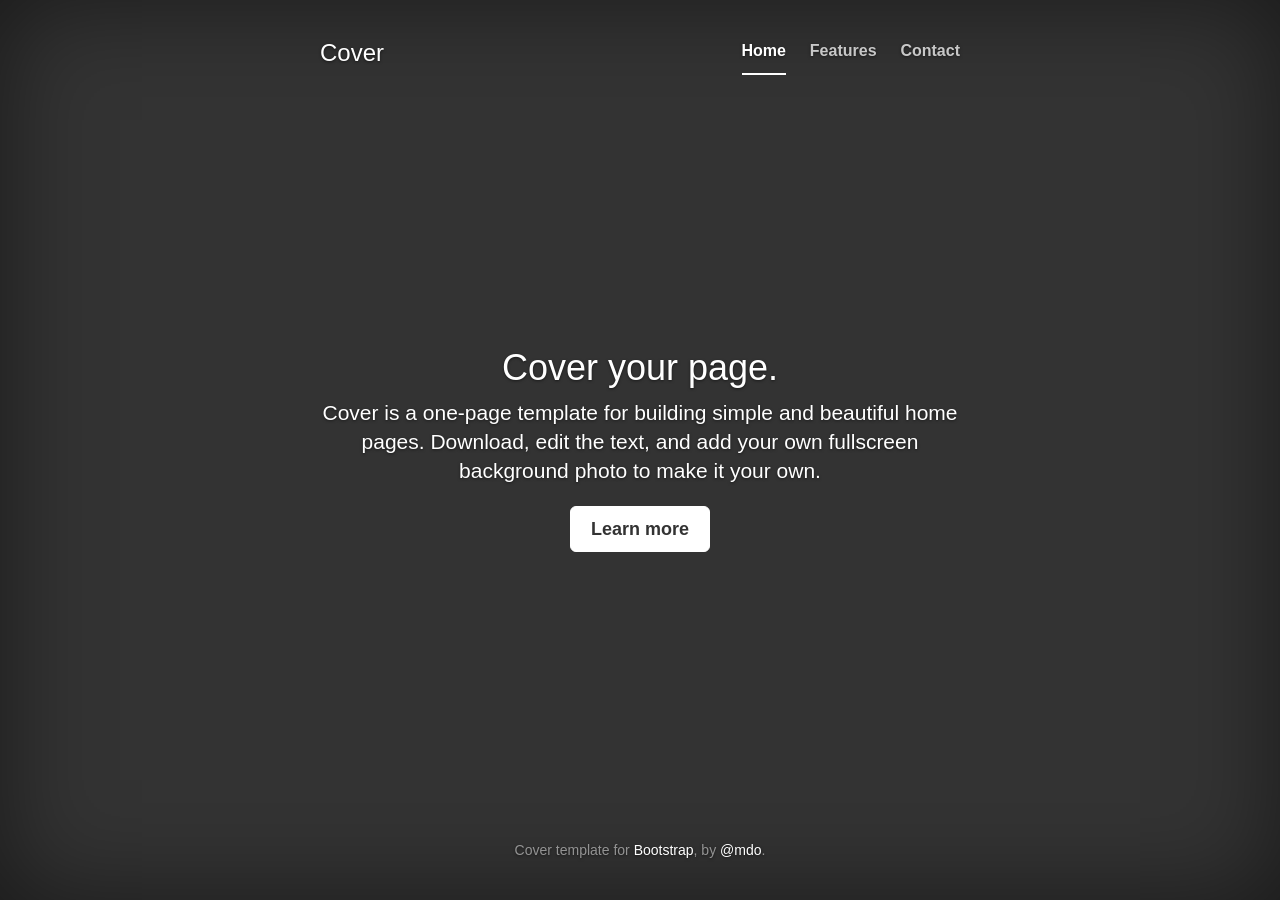
<file: 杂货铺/A1-课程笔记/MWEB/bootcss/v3.bootcss.com/examples/cover/index.htm>
<!DOCTYPE html>
<html lang="zh-CN">
  <head>
    <meta charset="utf-8">
    <meta http-equiv="X-UA-Compatible" content="IE=edge">
    <meta name="viewport" content="width=device-width, initial-scale=1">
    <!-- 上述3个meta标签*必须*放在最前面，任何其他内容都*必须*跟随其后！ -->
    <meta name="description" content="">
    <meta name="author" content="">
    <link rel="icon" href="../../favicon.ico" tppabs="http://v3.bootcss.com/favicon.ico">

    <title>Cover Template for Bootstrap</title>

    <!-- Bootstrap core CSS -->
    <link href="../../../cdn.bootcss.com/bootstrap/3.3.5/css/bootstrap.min.css" tppabs="http://cdn.bootcss.com/bootstrap/3.3.5/css/bootstrap.min.css" rel="stylesheet">

    <!-- Custom styles for this template -->
    <link href="cover.css" tppabs="http://v3.bootcss.com/examples/cover/cover.css" rel="stylesheet">

    <!-- Just for debugging purposes. Don't actually copy these 2 lines! -->
    <!--[if lt IE 9]><script src="../../assets/js/ie8-responsive-file-warning.js" tppabs="http://v3.bootcss.com/assets/js/ie8-responsive-file-warning.js"></script><![endif]-->
    <script src="../../assets/js/ie-emulation-modes-warning.js" tppabs="http://v3.bootcss.com/assets/js/ie-emulation-modes-warning.js"></script>

    <!-- HTML5 shim and Respond.js for IE8 support of HTML5 elements and media queries -->
    <!--[if lt IE 9]>
      <script src="../../../cdn.bootcss.com/html5shiv/3.7.2/html5shiv.min.js" tppabs="http://cdn.bootcss.com/html5shiv/3.7.2/html5shiv.min.js"></script>
      <script src="../../../cdn.bootcss.com/respond.js/1.4.2/respond.min.js" tppabs="http://cdn.bootcss.com/respond.js/1.4.2/respond.min.js"></script>
    <![endif]-->
  </head>

  <body>

    <div class="site-wrapper">

      <div class="site-wrapper-inner">

        <div class="cover-container">

          <div class="masthead clearfix">
            <div class="inner">
              <h3 class="masthead-brand">Cover</h3>
              <nav>
                <ul class="nav masthead-nav">
                  <li class="active"><a href="#">Home</a></li>
                  <li><a href="#">Features</a></li>
                  <li><a href="#">Contact</a></li>
                </ul>
              </nav>
            </div>
          </div>

          <div class="inner cover">
            <h1 class="cover-heading">Cover your page.</h1>
            <p class="lead">Cover is a one-page template for building simple and beautiful home pages. Download, edit the text, and add your own fullscreen background photo to make it your own.</p>
            <p class="lead">
              <a href="#" class="btn btn-lg btn-default">Learn more</a>
            </p>
          </div>

          <div class="mastfoot">
            <div class="inner">
              <p>Cover template for <a href="javascript:if(confirm(%27http://getbootstrap.com/  \n\nThis file was not retrieved by Teleport Ultra, because it is addressed on a domain or path outside the boundaries set for its Starting Address.  \n\nDo you want to open it from the server?%27))window.location=%27http://getbootstrap.com/%27" tppabs="http://getbootstrap.com/">Bootstrap</a>, by <a href="javascript:if(confirm(%27https://twitter.com/mdo  \n\nThis file was not retrieved by Teleport Ultra, because it is addressed on a domain or path outside the boundaries set for its Starting Address.  \n\nDo you want to open it from the server?%27))window.location=%27https://twitter.com/mdo%27" tppabs="https://twitter.com/mdo">@mdo</a>.</p>
            </div>
          </div>

        </div>

      </div>

    </div>

    <!-- Bootstrap core JavaScript
    ================================================== -->
    <!-- Placed at the end of the document so the pages load faster -->
    <script src="../../../cdn.bootcss.com/jquery/1.11.3/jquery.min.js" tppabs="http://cdn.bootcss.com/jquery/1.11.3/jquery.min.js"></script>
    <script src="../../../cdn.bootcss.com/bootstrap/3.3.5/js/bootstrap.min.js" tppabs="http://cdn.bootcss.com/bootstrap/3.3.5/js/bootstrap.min.js"></script>
    <!-- IE10 viewport hack for Surface/desktop Windows 8 bug -->
    <script src="../../assets/js/ie10-viewport-bug-workaround.js" tppabs="http://v3.bootcss.com/assets/js/ie10-viewport-bug-workaround.js"></script>
  </body>
</html>
</file>
<file: ueditor/themes/default/css/umeditor.css>
.edui-container{
    position: relative;
    border: 1px solid #d4d4d4;
    box-shadow: 2px 2px 5px #d3d6da;
    background-color: #fff;
}
.edui-container .edui-toolbar{
    position: relative;
    width:auto;
    border-bottom: 1px solid #e1e1e1;
    box-shadow: 2px 2px 5px #d3d6da;
    background-color: #fafafa;
    z-index: 99999;
}
.edui-toolbar .edui-btn-toolbar{
    position: relative;
    padding: 5px;
}
.edui-container .edui-editor-body{
    background-color: #fff;
}
.edui-editor-body .edui-body-container{
}

.edui-editor-body .edui-body-container p{margin:5px 0;}
.edui-editor-body .edui-body-container{
    border:0;
    outline:none;
    cursor:text;
    padding:0 10px 0;
    overflow:auto;
    display:block;
    word-wrap:break-word;
    font-size:16px;
    font-family:sans-serif;
}
.edui-editor-body.focus{border:1px solid #5c9dff}
.edui-editor-body table{margin:10px 0 10px;border-collapse:collapse;display:table;}
.edui-editor-body td{padding: 5px 10px;border: 1px solid #DDD;}
.edui-editor-body iframe.mathquill-embedded-latex{
    border: 0px;
    padding: 0px;
    display: inline;
    margin: 0px;
    background: none;
    vertical-align: middle;
    width: 0px;
    height: 0px;
}
/*普通按钮*/
.edui-btn-toolbar .edui-btn{
    position: relative;
    display: inline-block;
    vertical-align: top;
    *display: inline;
    *zoom:1;
    width:auto;
    margin: 0 1px;
    padding:1px;
    border:none;
    background: none;
}
.edui-btn-toolbar .edui-btn .edui-icon{
    width: 20px;
    height: 20px;
    margin: 0;
    padding:0;
    background-repeat: no-repeat;
    background-image: url(../images/icons.png);
    background-image: url(../images/icons.gif) \9;
}

/*状态反射*/
.edui-btn-toolbar .edui-btn.edui-hover,
.edui-btn-toolbar .edui-btn.edui-active{
    background-color: #d5e1f2;
    padding: 0;
    border: 1px solid #a3bde3;
    _z-index: 1;
}
.edui-btn-toolbar .edui-btn.edui-disabled{
    opacity: 0.3;
    filter: alpha(opacity = 30);
}
.edui-btn-toolbar .edui-btn .edui-icon-source {
    background-position:-260px -0px;
}
.edui-btn-toolbar .edui-btn .edui-icon-undo {
    background-position: -160px 0;
}
.edui-btn-toolbar .edui-btn .edui-icon-redo {
    background-position: -100px 0;
}
.edui-btn-toolbar  .edui-btn .edui-icon-bold{
    background-position: 0 0;
}
.edui-btn-toolbar  .edui-btn .edui-icon-italic {
    background-position: -60px 0;
}
.edui-btn-toolbar  .edui-btn .edui-icon-underline  {
    background-position: -140px 0
}
.edui-btn-toolbar .edui-btn .edui-icon-strikethrough {
    background-position: -120px 0;
}

.edui-btn-toolbar .edui-btn .edui-icon-superscript {
    background-position: -620px 0;
}
.edui-btn-toolbar .edui-btn .edui-icon-subscript {
    background-position:  -600px 0;
}
.edui-btn-toolbar .edui-btn .edui-icon-font, .edui-btn-toolbar .edui-btn .edui-icon-forecolor {
    background-position: -720px 0;
}

.edui-btn-toolbar .edui-btn .edui-icon-backcolor {
    background-position: -760px 0;
}

.edui-btn-toolbar .edui-btn .edui-icon-insertorderedlist {
    background-position: -80px 0;
}
.edui-btn-toolbar .edui-btn .edui-icon-insertunorderedlist {
    background-position:   -20px 0;
}
.edui-btn-toolbar .edui-btn .edui-icon-selectall {
    background-position: -400px -20px;
}
.edui-btn-toolbar .edui-btn .edui-icon-cleardoc {
    background-position: -520px 0;
}
.edui-btn-toolbar .edui-btn .edui-icon-paragraph {
    background-position: -140px 0;
}

.edui-btn-toolbar .edui-btn .edui-icon-fontfamily {
    background-position: -140px 0;
}

.edui-btn-toolbar .edui-btn .edui-icon-fontsize {
    background-position: -140px 0;
}

.edui-btn-toolbar .edui-btn .edui-icon-justifyleft {
    background-position: -460px 0;
}

.edui-btn-toolbar .edui-btn .edui-icon-justifycenter {
    background-position: -420px 0;
}

.edui-btn-toolbar .edui-btn .edui-icon-justifyright {
    background-position:-480px 0;
}

.edui-btn-toolbar .edui-btn .edui-icon-justifyjustify {
    background-position: -440px 0;
}

.edui-btn-toolbar .edui-btn .edui-icon-link {
    background-position: -500px 0;
}

.edui-btn-toolbar .edui-btn .edui-icon-unlink {
    background-position: -640px 0;
}

.edui-btn-toolbar .edui-btn .edui-icon-image {
    background-position: -380px 0;
}

.edui-btn-toolbar .edui-btn .edui-icon-emotion {
    background-position: -60px -20px;
}
.edui-btn-toolbar .edui-btn .edui-icon-video {
    background-position: -320px -20px;
}

.edui-btn-toolbar .edui-btn .edui-icon-map {
    background-position:  -40px -40px;
}

.edui-btn-toolbar .edui-btn .edui-icon-gmap {
    background-position:  -260px -40px;
}
.edui-btn-toolbar .edui-btn .edui-icon-horizontal {
    background-position: -360px 0;
}

.edui-btn-toolbar .edui-btn .edui-icon-print {
    background-position: -440px -20px;
}
.edui-btn-toolbar .edui-btn .edui-icon-preview {
    background-position: -420px -20px;
}

.edui-btn-toolbar .edui-btn-fullscreen{
    float:right;
}
.edui-btn-toolbar .edui-btn .edui-icon-fullscreen {
    background-position: -100px -20px;
}

.edui-btn-toolbar .edui-btn .edui-icon-removeformat {
    background-position: -580px 0;
}
.edui-btn-toolbar .edui-btn .edui-icon-drafts {
    background-position: -560px 0;
}
.edui-btn-toolbar .edui-btn .edui-icon-formula {
    background-position: -80px -20px;
}
.edui-btn-toolbar .edui-splitbutton{
    position: relative;
    display: inline-block ;
    vertical-align: top;
    *display: inline ;
    *zoom:1;
    margin:0 2px;
}
.edui-splitbutton .edui-btn{
    margin: 0;
}
.edui-splitbutton .edui-caret{
    position: relative;
    display: inline-block ;
    vertical-align: top;
    *display: inline ;
    *zoom:1;
    width: 8px;
    height: 20px;
    background: url(../images/icons.png) -741px 0;
    _background: url(../images/icons.gif) -741px 0;
}

.edui-btn-toolbar .edui-splitbutton,
.edui-btn-toolbar .edui-splitbutton{
    _border: none;
}

/*状态反射*/
.edui-btn-toolbar .edui-splitbutton.edui-hover .edui-btn{
    background-color: #d5e1f2;
}

.edui-btn-toolbar .edui-splitbutton.edui-disabled{
    opacity: 0.3;
    filter: alpha(opacity = 30);
}
.edui-btn-toolbar .edui-splitbutton.edui-disabled .edui-caret{
    opacity: 0.3 \0;
    filter: alpha(opacity = 30)\0;
}


.edui-btn-toolbar .edui-combobox{
    border: 1px solid #CCC;
    padding:0;
    margin:0 2px;
    line-height: 20px;
}
.edui-combobox .edui-button-label{
    position: relative;
    display: inline-block;
    vertical-align: top;
    *display: inline ;
    *zoom:1;
    width:60px;
    height:20px;
    line-height: 20px;
    padding: 2px;
    margin: 0;
    font-size: 12px;
    text-align: center;
    cursor: default;
}
.edui-combobox  .edui-button-spacing{
    position: relative;
    display: inline-block ;
    vertical-align: top;
    *display: inline ;
    *zoom:1;
    height:20px;
    margin: 0;
    padding:0 3px;
}
.edui-combobox .edui-caret{
    position: relative;
    display: inline-block ;
    vertical-align: top;
    *display: inline ;
    *zoom:1;
    height:20px;
    width: 12px;
    margin: 0;
    padding: 0;
    background: url(../images/icons.png) -741px 0;
    _background: url(../images/icons.gif) -741px 0;
}
.edui-btn-toolbar .edui-combobox.edui-disabled{
    opacity: 0.2;
    filter: alpha(opacity = 20);
}
.edui-btn-toolbar .edui-combobox.edui-disabled .edui-button-label,
.edui-btn-toolbar .edui-combobox.edui-disabled .edui-caret{
    opacity: 0.2 \0;
    filter: alpha(opacity = 20)\0;
}
.edui-combobox-menu{
    position: absolute;
    top: 100%;
    left: 0;
    display: none;
    list-style: none;
    text-decoration: none;
    margin: 0;
    padding:5px;
    background-color: #ffffff;
    border: 1px solid #ccc;
    font-size: 12px;
    box-shadow: 2px 2px 5px #d3d6da;
    min-width: 160px;
    _width: 160px;
}

.edui-combobox-menu .edui-combobox-item {
    display: block;
    border: 1px solid white;
}

.edui-combobox-menu .edui-combobox-item-label {
    height: 25px;
    line-height: 25px;
    display: inline-block;
    _display: inline;
    _zoom: 1;
    margin-left: 10px;
}

.edui-combobox-menu .edui-combobox-item:hover, .edui-combobox-menu .edui-combobox-stack-item:hover, .edui-combobox-menu .edui-combobox-item-hover {
    background-color: #d5e1f2;
    padding: 0;
    border: 1px solid #a3bde3;
}

.edui-combobox-menu .edui-combobox-item .edui-combobox-icon {
    display: inline-block;
    *zoom: 1;
    *display: inline;
    width: 24px;
    height: 25px;
    background: red;
    vertical-align: bottom;
    background: url(../images/ok.gif) no-repeat 1000px 1000px;
}

.edui-combobox-menu .edui-combobox-checked .edui-combobox-icon {
    background-position: 10px 7px;
}


.edui-combobox-menu .edui-combobox-item-separator {
    min-width: 160px;
    height: 1px;
    line-height: 1px;
    overflow: hidden;
    background: #d3d3d3;
    margin: 5px 0;
    *margin-top: -8px;
}

/* 字体样式校正 */

.edui-combobox-fontsize .edui-combobox-item-0.edui-combobox-checked .edui-combobox-icon {
    background-position: 10px 7px;
}

.edui-combobox-fontsize .edui-combobox-item-1.edui-combobox-checked .edui-combobox-icon {
    background-position: 10px 7px;
}

.edui-combobox-fontsize .edui-combobox-item-2.edui-combobox-checked .edui-combobox-icon {
    background-position: 10px 7px;
}

.edui-combobox-fontsize .edui-combobox-item-3.edui-combobox-checked .edui-combobox-icon {
    background-position: 10px 7px;
}

/* 24 */
.edui-combobox-fontsize .edui-combobox-item-4 .edui-combobox-item-label {
    height: 27px;
    line-height: 27px;
}

.edui-combobox-fontsize .edui-combobox-item-4.edui-combobox-checked .edui-combobox-icon {
    background-position: 10px 5px;
}

/* 32 */
.edui-combobox-fontsize .edui-combobox-item-5 .edui-combobox-item-label {
    height: 31px;
    line-height: 31px;
}

.edui-combobox-fontsize .edui-combobox-item-5.edui-combobox-checked .edui-combobox-icon {
    background-position: 10px 4px;
}


/* 48 */
.edui-combobox-fontsize .edui-combobox-item-6 .edui-combobox-item-label {
    height: 47px;
    line-height: 47px;
}

/*.edui-combobox-fontsize .edui-combobox-item-6 .edui-combobox-icon {*/
    /*height: 25px;*/
    /*margin-bottom: 11px;*/
/*}*/

/*.edui-combobox-fontsize .edui-combobox-item-6.edui-combobox-checked .edui-combobox-icon {*/
    /*background-position: 10px 7px;*/
/*}*/


/* 段落样式校正 */
/* h1 */
.edui-combobox-paragraph .edui-combobox-item-1 .edui-combobox-item-label {
    font-size: 32px;
    height: 36px;
    line-height: 36px;
}

.edui-combobox-paragraph .edui-combobox-item-1 .edui-combobox-icon {
    height: 25px;
    margin-bottom: 5px;
}

.edui-combobox-paragraph .edui-combobox-item-1.edui-combobox-checked .edui-combobox-icon {
    background-position: 10px 7px;
}

/* h2 */
.edui-combobox-paragraph .edui-combobox-item-2 .edui-combobox-item-label {
    font-size: 28px;
    height: 27px;
    line-height: 27px;
}

.edui-combobox-paragraph .edui-combobox-item-2 .edui-combobox-icon {
    margin-bottom: 5px;
}

.edui-combobox-paragraph .edui-combobox-item-2.edui-combobox-checked .edui-combobox-icon {
    background-position: 10px 10px;
}

/* h3 */
.edui-combobox-paragraph .edui-combobox-item-3 .edui-combobox-item-label {
    font-size: 24px;
    height: 25px;
    line-height: 25px;
}

.edui-combobox-paragraph .edui-combobox-item-3 .edui-combobox-icon {
    height: 25px;
    margin-bottom: 5px;
}

.edui-combobox-paragraph .edui-combobox-item-3.edui-combobox-checked .edui-combobox-icon {
    background-position: 10px 11px;
}

/* h4 */
.edui-combobox-paragraph .edui-combobox-item-4 .edui-combobox-item-label {
    font-size: 18px;
    height: 25px;
    line-height: 25px;
}

.edui-combobox-paragraph .edui-combobox-item-4.edui-combobox-checked .edui-combobox-icon {
    background-position: 10px 6px;
}

/* h5 */
.edui-combobox-paragraph .edui-combobox-item-5 .edui-combobox-item-label {
    font-size: 16px;
}

/* h6 */
.edui-combobox-paragraph .edui-combobox-item-6 .edui-combobox-item-label {
    font-size: 12px;
}
.edui-modal {
    position: fixed;
    _position: absolute;
    top: 10%;
    left: 50%;
    border: 1px solid #acacac;
    box-shadow: 2px 2px 5px #d3d6da;
    background-color: #ffffff;
    outline: 0;
}
.edui-modal-header {
    padding: 5px 10px;
    border-bottom: 1px solid #eee;
}
.edui-modal-header .edui-close {
    float: right;
    width:20px;
    height:20px;
    margin-top: 2px;
    padding: 1px;
    border: 0;
    background: url("../images/close.png") no-repeat center center;
    cursor: pointer;
}
.edui-modal-header .edui-close.edui-hover {
    background-color: #d5e1f2;
    padding:0;
    border: 1px solid #a3bde3;
}
.edui-modal-header .edui-title {
    margin: 0;
    line-height: 25px;
    font-size: 20px;
}
.edui-modal-body {
    position: relative;
    max-height: 400px;
    font-size: 12px;
    overflow-y: auto;
}
.edui-modal-footer {
    float: right;
    padding: 5px 15px 15px;
    overflow: hidden;
}
.edui-modal-footer .edui-btn {
    float: left;
    height: 24px;
    width: 96px;
    margin: 0 10px;
    background-color: #ffffff;
    padding: 0;
    border: 1px solid #ababab;
    font-size: 12px;
    line-height: 24px;
    text-align: center;
    cursor: pointer;
}
.edui-modal-footer .edui-btn.edui-hover{
    background-color: #d5e1f2;
    border: 1px solid #a3bde3;
}
.edui-modal-backdrop{
    opacity: 0.5;
    filter: alpha(opacity=50);
    position: fixed;
    top: 0;
    right: 0;
    bottom: 0;
    left: 0;
    background-color: #c6c6c6;
}

.edui-modal .edui-modal-tip {
    color: red;
    position: absolute;
    bottom: 10px;
    left: 10px;
    height: 30px;
    line-height: 30px;
    display: none;
}
/*图片上传*/
.edui-dialog-image-body {
    width: 700px;
    height: 400px;
}
/*插入视频*/
.edui-dialog-video-body{
    width: 600px;
    height: 350px;
}
/*谷歌地图*/
.edui-dialog-gmap-body{
    width:550px;
    height: 400px;
}

/*百度地图*/
.edui-dialog-map-body{
    width:580px;
    height: 400px;
}

/*链接*/
.edui-dialog-link-body{
    width:400px;
    height:200px;
}
.edui-popup{
    display: none;
    background: url('../images/pop-bg.png') repeat #fff;
    padding: 2px;
}
.edui-popup .edui-popup-body{
    border: 1px solid #bfbfbf;
    background-color: #fff;
}
.edui-popup .edui-popup-caret{
    width: 21px;
    height: 11px;
}
.edui-popup .edui-popup-caret.up{
    background:url('../images/caret.png') no-repeat 0 0;
}
.edui-popup .edui-popup-caret.down{
    background:url('../images/caret.png') no-repeat 0 0;
}


.edui-tab-nav {
    margin: 0;
    padding:0;
    border-bottom: 1px solid #ddd;
    list-style: none;
    height:30px;
}
.edui-tab-nav .edui-tab-item {
    float:left;
    margin-bottom: -1px;
    margin-top: 1px;
    margin-top: 0\9;
}
.edui-tab-nav .edui-tab-item .edui-tab-text{
    display: block;
    padding:8px 12px;
    border: 1px solid transparent;
    color: #0088cc;
    text-decoration: none;
    outline: 0;
    _border:1px solid #fff ;
    cursor: pointer;
}
.edui-tab-nav .edui-tab-item .edui-tab-text:FOCUS {
    outline: none;
}
.edui-tab-nav .edui-tab-item.edui-active  .edui-tab-text{
    border: 1px solid #ddd;
    border-bottom-color: transparent;
    background-color: #fff;
    padding:8px 12px;
    color: #555555;
    cursor: default;
}
.edui-tab-content .edui-tab-pane{
    padding: 1px;
    position: relative;
    display: none;
    background-color: #fff;
    clear: both;
}
.edui-tab-content .edui-tab-pane.edui-active{
    display: block;
}


.edui-btn-toolbar .edui-tooltip{
    position: absolute;
    padding: 5px 0;
    display: none;
    /*opacity: 0.8;*/
    /*filter: alpha(opacity=80);*/
    z-index: 99999;
}
.edui-tooltip .edui-tooltip-arrow{
    position: absolute;
    top: 0;
    _top: -2px;
    left: 50%;
    width: 0;
    height: 0;
    padding: 0;
    font-size:0;
    margin-left: -5px;
    border-color: transparent;
    border-style: dashed dashed solid dashed;
    border-bottom-color: #000000;
    border-width: 0 5px 5px;
    background: transparent;
}
.edui-tooltip .edui-tooltip-inner{
    padding: 6px;
    color: #ffffff;
    text-align: center;
    text-decoration: none;
    font-size: 10px;
    background-color: #000000;
    white-space: nowrap;
    line-height: 12px;
}
.edui-splitbutton-color-label {
    width: 16px;
    height: 3px;
    position: absolute;
    bottom: 2px;
    left: 50%;
    margin-left: -8px;
    overflow: hidden;
    line-height: 3px;
}
.edui-popup .edui-colorpicker {
    margin: 10px;
    font-size: 12px;
}
.edui-colorpicker .edui-colorpicker-topbar{
    height: 27px;
    width: 200px;
    overflow: hidden;
}
.edui-colorpicker .edui-colorpicker-topbar .edui-colorpicker-preview{
    height: 20px;
    border: 1px inset black;
    margin-left: 1px;
    width: 128px;
    float: left;
}
.edui-colorpicker .edui-colorpicker-topbar .edui-colorpicker-nocolor{
    float: right;
    margin-right: 1px;
    font-size: 12px;
    line-height: 14px;
    height: 14px;
    border: 1px solid #333;
    padding: 3px 5px;
    cursor: pointer;
}
.edui-colorpicker table{
    border-collapse: collapse;
    border-spacing: 2px;
}
.edui-colorpicker tr.edui-colorpicker-firstrow{
    height: 30px;
}
.edui-colorpicker table td{
    padding: 0 2px;
}
.edui-colorpicker table td .edui-colorpicker-colorcell{
    display: block;
    text-decoration: none;
    color: black;
    width: 14px;
    height: 14px;
    margin: 0;
    cursor: pointer;
}
.edui-toolbar .edui-separator{
    width: 2px;
    height: 20px;
    padding: 1px 2px;
    background: url(../images/icons.png) -179px 1px;
    background: url(../images/icons.gif) -179px 1px \9;
    display: inline-block ;
    vertical-align: top;
    *display: inline ;
    *zoom:1;
    border:none;

}
</file>
<file: 杂货铺/A1-课程笔记/MWEB/bootcss/v3.bootcss.com/assets/css/patch.css>
body {
  font-family: "Helvetica Neue", Helvetica, Microsoft Yahei, Hiragino Sans GB, WenQuanYi Micro Hei, sans-serif;
}

.bs-example:after {
	content: "实例：" !important;
}

.bs-docs-section > p, .bs-docs-section > ul, 
.bs-docs-section > ol, .bs-callout > p, 
.bs-callout > ol, .bs-callout > ul {
	font-size: 16px;
	line-height: 1.75;
	margin-bottom: 1em;
}

.bs-callout *:last-child {
	margin-bottom: 0;
}
</file>
<file: 杂货铺/A1-课程笔记/MWEB/bootcss/v3.bootcss.com/examples/blog/blog.css>
/*
 * Globals
 */

body {
  font-family: Georgia, "Times New Roman", Times, serif;
  color: #555;
}

h1, .h1,
h2, .h2,
h3, .h3,
h4, .h4,
h5, .h5,
h6, .h6 {
  margin-top: 0;
  font-family: "Helvetica Neue", Helvetica, Arial, sans-serif;
  font-weight: normal;
  color: #333;
}


/*
 * Override Bootstrap's default container.
 */

@media (min-width: 1200px) {
  .container {
    width: 970px;
  }
}


/*
 * Masthead for nav
 */

.blog-masthead {
  background-color: #428bca;
  -webkit-box-shadow: inset 0 -2px 5px rgba(0,0,0,.1);
          box-shadow: inset 0 -2px 5px rgba(0,0,0,.1);
}

/* Nav links */
.blog-nav-item {
  position: relative;
  display: inline-block;
  padding: 10px;
  font-weight: 500;
  color: #cdddeb;
}
.blog-nav-item:hover,
.blog-nav-item:focus {
  color: #fff;
  text-decoration: none;
}

/* Active state gets a caret at the bottom */
.blog-nav .active {
  color: #fff;
}
.blog-nav .active:after {
  position: absolute;
  bottom: 0;
  left: 50%;
  width: 0;
  height: 0;
  margin-left: -5px;
  vertical-align: middle;
  content: " ";
  border-right: 5px solid transparent;
  border-bottom: 5px solid;
  border-left: 5px solid transparent;
}


/*
 * Blog name and description
 */

.blog-header {
  padding-top: 20px;
  padding-bottom: 20px;
}
.blog-title {
  margin-top: 30px;
  margin-bottom: 0;
  font-size: 60px;
  font-weight: normal;
}
.blog-description {
  font-size: 20px;
  color: #999;
}


/*
 * Main column and sidebar layout
 */

.blog-main {
  font-size: 18px;
  line-height: 1.5;
}

/* Sidebar modules for boxing content */
.sidebar-module {
  padding: 15px;
  margin: 0 -15px 15px;
}
.sidebar-module-inset {
  padding: 15px;
  background-color: #f5f5f5;
  border-radius: 4px;
}
.sidebar-module-inset p:last-child,
.sidebar-module-inset ul:last-child,
.sidebar-module-inset ol:last-child {
  margin-bottom: 0;
}


/* Pagination */
.pager {
  margin-bottom: 60px;
  text-align: left;
}
.pager > li > a {
  width: 140px;
  padding: 10px 20px;
  text-align: center;
  border-radius: 30px;
}


/*
 * Blog posts
 */

.blog-post {
  margin-bottom: 60px;
}
.blog-post-title {
  margin-bottom: 5px;
  font-size: 40px;
}
.blog-post-meta {
  margin-bottom: 20px;
  color: #999;
}


/*
 * Footer
 */

.blog-footer {
  padding: 40px 0;
  color: #999;
  text-align: center;
  background-color: #f9f9f9;
  border-top: 1px solid #e5e5e5;
}
.blog-footer p:last-child {
  margin-bottom: 0;
}
</file>
<file: 杂货铺/A1-课程笔记/MWEB/bootcss/v3.bootcss.com/examples/cover/cover.css>
/*
 * Globals
 */

/* Links */
a,
a:focus,
a:hover {
  color: #fff;
}

/* Custom default button */
.btn-default,
.btn-default:hover,
.btn-default:focus {
  color: #333;
  text-shadow: none; /* Prevent inheritence from `body` */
  background-color: #fff;
  border: 1px solid #fff;
}


/*
 * Base structure
 */

html,
body {
  height: 100%;
  background-color: #333;
}
body {
  color: #fff;
  text-align: center;
  text-shadow: 0 1px 3px rgba(0,0,0,.5);
}

/* Extra markup and styles for table-esque vertical and horizontal centering */
.site-wrapper {
  display: table;
  width: 100%;
  height: 100%; /* For at least Firefox */
  min-height: 100%;
  -webkit-box-shadow: inset 0 0 100px rgba(0,0,0,.5);
          box-shadow: inset 0 0 100px rgba(0,0,0,.5);
}
.site-wrapper-inner {
  display: table-cell;
  vertical-align: top;
}
.cover-container {
  margin-right: auto;
  margin-left: auto;
}

/* Padding for spacing */
.inner {
  padding: 30px;
}


/*
 * Header
 */
.masthead-brand {
  margin-top: 10px;
  margin-bottom: 10px;
}

.masthead-nav > li {
  display: inline-block;
}
.masthead-nav > li + li {
  margin-left: 20px;
}
.masthead-nav > li > a {
  padding-right: 0;
  padding-left: 0;
  font-size: 16px;
  font-weight: bold;
  color: #fff; /* IE8 proofing */
  color: rgba(255,255,255,.75);
  border-bottom: 2px solid transparent;
}
.masthead-nav > li > a:hover,
.masthead-nav > li > a:focus {
  background-color: transparent;
  border-bottom-color: #a9a9a9;
  border-bottom-color: rgba(255,255,255,.25);
}
.masthead-nav > .active > a,
.masthead-nav > .active > a:hover,
.masthead-nav > .active > a:focus {
  color: #fff;
  border-bottom-color: #fff;
}

@media (min-width: 768px) {
  .masthead-brand {
    float: left;
  }
  .masthead-nav {
    float: right;
  }
}


/*
 * Cover
 */

.cover {
  padding: 0 20px;
}
.cover .btn-lg {
  padding: 10px 20px;
  font-weight: bold;
}


/*
 * Footer
 */

.mastfoot {
  color: #999; /* IE8 proofing */
  color: rgba(255,255,255,.5);
}


/*
 * Affix and center
 */

@media (min-width: 768px) {
  /* Pull out the header and footer */
  .masthead {
    position: fixed;
    top: 0;
  }
  .mastfoot {
    position: fixed;
    bottom: 0;
  }
  /* Start the vertical centering */
  .site-wrapper-inner {
    vertical-align: middle;
  }
  /* Handle the widths */
  .masthead,
  .mastfoot,
  .cover-container {
    width: 100%; /* Must be percentage or pixels for horizontal alignment */
  }
}

@media (min-width: 992px) {
  .masthead,
  .mastfoot,
  .cover-container {
    width: 700px;
  }
}
</file>
<file: 杂货铺/A1-课程笔记/MWEB/bootcss/v3.bootcss.com/assets/css/docs.min.css>
.hll{background-color:#ffc}.c{color:#999}.err{color:#A00;background-color:#FAA}.k{color:#069}.o{color:#555}.cm{color:#999}.cp{color:#099}.c1{color:#999}.cs{color:#999}.gd{background-color:#FCC;border:1px solid #C00}.ge{font-style:italic}.gr{color:red}.gh{color:#030}.gi{background-color:#CFC;border:1px solid #0C0}.go{color:#AAA}.gp{color:#009}.gu{color:#030}.gt{color:#9C6}.kc{color:#069}.kd{color:#069}.kn{color:#069}.kp{color:#069}.kr{color:#069}.kt{color:#078}.m{color:#F60}.s{color:#d44950}.na{color:#4f9fcf}.nb{color:#366}.nc{color:#0A8}.no{color:#360}.nd{color:#99F}.ni{color:#999}.ne{color:#C00}.nf{color:#C0F}.nl{color:#99F}.nn{color:#0CF}.nt{color:#2f6f9f}.nv{color:#033}.ow{color:#000}.w{color:#bbb}.mf{color:#F60}.mh{color:#F60}.mi{color:#F60}.mo{color:#F60}.sb{color:#C30}.sc{color:#C30}.sd{color:#C30;font-style:italic}.s2{color:#C30}.se{color:#C30}.sh{color:#C30}.si{color:#A00}.sx{color:#C30}.sr{color:#3AA}.s1{color:#C30}.ss{color:#FC3}.bp{color:#366}.vc{color:#033}.vg{color:#033}.vi{color:#033}.il{color:#F60}.css .nt+.nt,.css .o,.css .o+.nt{color:#999}/*!
 * Bootstrap Docs (http://getbootstrap.com)
 * Copyright 2011-2015 Twitter, Inc.
 * Licensed under the Creative Commons Attribution 3.0 Unported License. For
 * details, see https://creativecommons.org/licenses/by/3.0/.
 */body{position:relative}.table code{font-size:13px;font-weight:400}h2 code,h3 code,h4 code{background-color:inherit}.btn-outline{color:#563d7c;background-color:transparent;border-color:#563d7c}.btn-outline:active,.btn-outline:focus,.btn-outline:hover{color:#fff;background-color:#563d7c;border-color:#563d7c}.btn-outline-inverse{color:#fff;background-color:transparent;border-color:#cdbfe3}.btn-outline-inverse:active,.btn-outline-inverse:focus,.btn-outline-inverse:hover{color:#563d7c;text-shadow:none;background-color:#fff;border-color:#fff}.bs-docs-booticon{display:block;font-weight:500;color:#fff;text-align:center;cursor:default;background-color:#563d7c;border-radius:15%}.bs-docs-booticon-sm{width:30px;height:30px;font-size:20px;line-height:28px}.bs-docs-booticon-lg{width:144px;height:144px;font-size:108px;line-height:140px}.bs-docs-booticon-inverse{color:#563d7c;background-color:#fff}.bs-docs-booticon-outline{background-color:transparent;border:1px solid #cdbfe3}#skippy{display:block;padding:1em;color:#fff;background-color:#6f5499;outline:0}#skippy .skiplink-text{padding:.5em;outline:1px dotted}#content:focus{outline:0}.bs-docs-nav{margin-bottom:0;background-color:#fff;border-bottom:0}.bs-home-nav .bs-nav-b{display:none}.bs-docs-nav .navbar-brand,.bs-docs-nav .navbar-nav>li>a{font-weight:500;color:#563d7c}.bs-docs-nav .navbar-nav>.active>a,.bs-docs-nav .navbar-nav>.active>a:hover,.bs-docs-nav .navbar-nav>li>a:hover{color:#463265;background-color:#f9f9f9}.bs-docs-nav .navbar-toggle .icon-bar{background-color:#563d7c}.bs-docs-nav .navbar-header .navbar-toggle{border-color:#fff}.bs-docs-nav .navbar-header .navbar-toggle:focus,.bs-docs-nav .navbar-header .navbar-toggle:hover{background-color:#f9f9f9;border-color:#f9f9f9}.bs-docs-footer{padding-top:40px;padding-bottom:40px;margin-top:100px;color:#767676;text-align:center;border-top:1px solid #e5e5e5}.bs-docs-footer-links{padding-left:0;margin-top:20px}.bs-docs-footer-links li{display:inline;padding:0 2px}.bs-docs-footer-links li:first-child{padding-left:0}@media (min-width:768px){.bs-docs-footer p{margin-bottom:0}}.bs-docs-social{margin-bottom:20px;text-align:center}.bs-docs-social-buttons{display:inline-block;padding-left:0;margin-bottom:0;list-style:none}.bs-docs-social-buttons li{display:inline-block;padding:5px 8px;line-height:1}.bs-docs-social-buttons .twitter-follow-button{width:225px!important}.bs-docs-social-buttons .twitter-share-button{width:98px!important}.github-btn{overflow:hidden;border:0}.bs-docs-header,.bs-docs-masthead{position:relative;padding:30px 0;color:#cdbfe3;text-align:center;text-shadow:0 1px 0 rgba(0,0,0,.1);background-color:#6f5499;background-image:-webkit-gradient(linear,left top,left bottom,from(#563d7c),to(#6f5499));background-image:-webkit-linear-gradient(top,#563d7c 0,#6f5499 100%);background-image:-o-linear-gradient(top,#563d7c 0,#6f5499 100%);background-image:linear-gradient(to bottom,#563d7c 0,#6f5499 100%);filter:progid:DXImageTransform.Microsoft.gradient(startColorstr='#563d7c', endColorstr='#6F5499', GradientType=0);background-repeat:repeat-x}.bs-docs-masthead .bs-docs-booticon{margin:0 auto 30px}.bs-docs-masthead h1{font-weight:300;line-height:1;color:#fff}.bs-docs-masthead .lead{margin:0 auto 30px;font-size:20px;color:#fff}.bs-docs-masthead .version{margin-top:-15px;margin-bottom:30px;color:#9783b9}.bs-docs-masthead .btn{width:100%;padding:15px 30px;font-size:20px}@media (min-width:480px){.bs-docs-masthead .btn{width:auto}}@media (min-width:768px){.bs-docs-masthead{padding:80px 0}.bs-docs-masthead h1{font-size:60px}.bs-docs-masthead .lead{font-size:24px}}@media (min-width:992px){.bs-docs-masthead .lead{width:80%;font-size:30px}}.bs-docs-header{margin-bottom:40px;font-size:20px}.bs-docs-header h1{margin-top:0;color:#fff}.bs-docs-header p{margin-bottom:0;font-weight:300;line-height:1.4}.bs-docs-header .container{position:relative}@media (min-width:768px){.bs-docs-header{padding-top:60px;padding-bottom:60px;font-size:24px;text-align:left}.bs-docs-header h1{font-size:60px;line-height:1}}@media (min-width:992px){.bs-docs-header h1,.bs-docs-header p{margin-right:380px}}.carbonad{width:auto!important;height:auto!important;padding:20px!important;margin:30px -15px -31px!important;overflow:hidden;font-size:13px!important;line-height:16px!important;text-align:left;background:0 0!important;border:solid #866ab3!important;border-width:1px 0!important}.carbonad-img{margin:0!important}.carbonad-tag,.carbonad-text{display:block!important;float:none!important;width:auto!important;height:auto!important;margin-left:145px!important;font-family:"Helvetica Neue",Helvetica,Arial,sans-serif!important}.carbonad-text{padding-top:0!important}.carbonad-tag{color:inherit!important;text-align:left!important}.carbonad-tag a,.carbonad-text a{color:#fff!important}.carbonad #azcarbon>img{display:none}@media (min-width:480px){.carbonad{width:330px!important;margin:20px auto!important;border-width:1px!important;border-radius:4px}.bs-docs-masthead .carbonad{margin:50px auto 0!important}}@media (min-width:768px){.carbonad{margin-right:0!important;margin-left:0!important}}@media (min-width:992px){.carbonad{position:absolute;top:0;right:15px;width:330px!important;padding:15px!important;margin:0!important}.bs-docs-masthead .carbonad{position:static}}.bs-docs-featurette{padding-top:40px;padding-bottom:40px;font-size:16px;line-height:1.5;color:#555;text-align:center;background-color:#fff;border-bottom:1px solid #e5e5e5}.bs-docs-featurette+.bs-docs-footer{margin-top:0;border-top:0}.bs-docs-featurette-title{margin-bottom:5px;font-size:30px;font-weight:400;color:#333}.half-rule{width:100px;margin:40px auto}.bs-docs-featurette h3{margin-bottom:5px;font-weight:400;color:#333}.bs-docs-featurette-img{display:block;margin-bottom:20px;color:#333}.bs-docs-featurette-img:hover{color:#337ab7;text-decoration:none}.bs-docs-featurette-img img{display:block;margin-bottom:15px}@media (min-width:480px){.bs-docs-featurette .img-responsive{margin-top:30px}}@media (min-width:768px){.bs-docs-featurette{padding-top:100px;padding-bottom:100px}.bs-docs-featurette-title{font-size:40px}.bs-docs-featurette .lead{max-width:80%;margin-right:auto;margin-left:auto}.bs-docs-featurette .img-responsive{margin-top:0}}.bs-docs-featured-sites{margin-right:-1px;margin-left:-1px}.bs-docs-featured-sites .col-xs-6{padding:1px}.bs-docs-featured-sites .img-responsive{margin-top:0}@media (min-width:768px){.bs-docs-featured-sites .col-sm-3:first-child img{border-top-left-radius:4px;border-bottom-left-radius:4px}.bs-docs-featured-sites .col-sm-3:last-child img{border-top-right-radius:4px;border-bottom-right-radius:4px}}.bs-examples .thumbnail{margin-bottom:10px}.bs-examples h4{margin-bottom:5px}.bs-examples p{margin-bottom:20px}@media (max-width:480px){.bs-examples{margin-right:-10px;margin-left:-10px}.bs-examples>[class^=col-]{padding-right:10px;padding-left:10px}}.bs-docs-sidebar.affix{position:static}@media (min-width:768px){.bs-docs-sidebar{padding-left:20px}}.bs-docs-sidenav{margin-top:20px;margin-bottom:20px}.bs-docs-sidebar .nav>li>a{display:block;padding:4px 20px;font-size:13px;font-weight:500;color:#767676}.bs-docs-sidebar .nav>li>a:focus,.bs-docs-sidebar .nav>li>a:hover{padding-left:19px;color:#563d7c;text-decoration:none;background-color:transparent;border-left:1px solid #563d7c}.bs-docs-sidebar .nav>.active:focus>a,.bs-docs-sidebar .nav>.active:hover>a,.bs-docs-sidebar .nav>.active>a{padding-left:18px;font-weight:700;color:#563d7c;background-color:transparent;border-left:2px solid #563d7c}.bs-docs-sidebar .nav .nav{display:none;padding-bottom:10px}.bs-docs-sidebar .nav .nav>li>a{padding-top:1px;padding-bottom:1px;padding-left:30px;font-size:12px;font-weight:400}.bs-docs-sidebar .nav .nav>li>a:focus,.bs-docs-sidebar .nav .nav>li>a:hover{padding-left:29px}.bs-docs-sidebar .nav .nav>.active:focus>a,.bs-docs-sidebar .nav .nav>.active:hover>a,.bs-docs-sidebar .nav .nav>.active>a{padding-left:28px;font-weight:500}.back-to-top,.bs-docs-theme-toggle{display:none;padding:4px 10px;margin-top:10px;margin-left:10px;font-size:12px;font-weight:500;color:#999}.back-to-top:hover,.bs-docs-theme-toggle:hover{color:#563d7c;text-decoration:none}.bs-docs-theme-toggle{margin-top:0}@media (min-width:768px){.back-to-top,.bs-docs-theme-toggle{display:block}}@media (min-width:992px){.bs-docs-sidebar .nav>.active>ul{display:block}.bs-docs-sidebar.affix,.bs-docs-sidebar.affix-bottom{width:213px}.bs-docs-sidebar.affix{position:fixed;top:20px}.bs-docs-sidebar.affix-bottom{position:absolute}.bs-docs-sidebar.affix .bs-docs-sidenav,.bs-docs-sidebar.affix-bottom .bs-docs-sidenav{margin-top:0;margin-bottom:0}}@media (min-width:1200px){.bs-docs-sidebar.affix,.bs-docs-sidebar.affix-bottom{width:263px}}.bs-docs-section{margin-bottom:60px}.bs-docs-section:last-child{margin-bottom:0}h1[id]{padding-top:20px;margin-top:0}.bs-callout{padding:20px;margin:20px 0;border:1px solid #eee;border-left-width:5px;border-radius:3px}.bs-callout h4{margin-top:0;margin-bottom:5px}.bs-callout p:last-child{margin-bottom:0}.bs-callout code{border-radius:3px}.bs-callout+.bs-callout{margin-top:-5px}.bs-callout-danger{border-left-color:#ce4844}.bs-callout-danger h4{color:#ce4844}.bs-callout-warning{border-left-color:#aa6708}.bs-callout-warning h4{color:#aa6708}.bs-callout-info{border-left-color:#1b809e}.bs-callout-info h4{color:#1b809e}.color-swatches{margin:0 -5px;overflow:hidden}.color-swatch{float:left;width:60px;height:60px;margin:0 5px;border-radius:3px}@media (min-width:768px){.color-swatch{width:100px;height:100px}}.color-swatches .gray-darker{background-color:#222}.color-swatches .gray-dark{background-color:#333}.color-swatches .gray{background-color:#555}.color-swatches .gray-light{background-color:#999}.color-swatches .gray-lighter{background-color:#eee}.color-swatches .brand-primary{background-color:#337ab7}.color-swatches .brand-success{background-color:#5cb85c}.color-swatches .brand-warning{background-color:#f0ad4e}.color-swatches .brand-danger{background-color:#d9534f}.color-swatches .brand-info{background-color:#5bc0de}.color-swatches .bs-purple{background-color:#563d7c}.color-swatches .bs-purple-light{background-color:#c7bfd3}.color-swatches .bs-purple-lighter{background-color:#e5e1ea}.color-swatches .bs-gray{background-color:#f9f9f9}.bs-team .team-member{line-height:32px;color:#555}.bs-team .team-member:hover{color:#333;text-decoration:none}.bs-team .github-btn{float:right;width:180px;height:20px;margin-top:6px}.bs-team img{float:left;width:32px;margin-right:10px;border-radius:4px}.bs-docs-browser-bugs td p{margin-bottom:0}.bs-docs-browser-bugs th:first-child{width:18%}.show-grid{margin-bottom:15px}.show-grid [class^=col-]{padding-top:10px;padding-bottom:10px;background-color:#eee;background-color:rgba(86,61,124,.15);border:1px solid #ddd;border:1px solid rgba(86,61,124,.2)}.bs-example{position:relative;padding:45px 15px 15px;margin:0 -15px 15px;border-color:#e5e5e5 #eee #eee;border-style:solid;border-width:1px 0;-webkit-box-shadow:inset 0 3px 6px rgba(0,0,0,.05);box-shadow:inset 0 3px 6px rgba(0,0,0,.05)}.bs-example:after{position:absolute;top:15px;left:15px;font-size:12px;font-weight:700;color:#959595;text-transform:uppercase;letter-spacing:1px;content:"Example"}.bs-example-padded-bottom{padding-bottom:24px}.bs-example+.highlight,.bs-example+.zero-clipboard+.highlight{margin:-15px -15px 15px;border-width:0 0 1px;border-radius:0}@media (min-width:768px){.bs-example{margin-right:0;margin-left:0;background-color:#fff;border-color:#ddd;border-width:1px;border-radius:4px 4px 0 0;-webkit-box-shadow:none;box-shadow:none}.bs-example+.highlight,.bs-example+.zero-clipboard+.highlight{margin-top:-16px;margin-right:0;margin-left:0;border-width:1px;border-bottom-right-radius:4px;border-bottom-left-radius:4px}.bs-example-standalone{border-radius:4px}}.bs-example .container{width:auto}.bs-example>.alert:last-child,.bs-example>.form-control:last-child,.bs-example>.jumbotron:last-child,.bs-example>.list-group:last-child,.bs-example>.navbar:last-child,.bs-example>.panel:last-child,.bs-example>.progress:last-child,.bs-example>.table-responsive:last-child>.table,.bs-example>.table:last-child,.bs-example>.well:last-child,.bs-example>blockquote:last-child,.bs-example>ol:last-child,.bs-example>p:last-child,.bs-example>ul:last-child{margin-bottom:0}.bs-example>p>.close{float:none}.bs-example-type .table .type-info{color:#767676;vertical-align:middle}.bs-example-type .table td{padding:15px 0;border-color:#eee}.bs-example-type .table tr:first-child td{border-top:0}.bs-example-type h1,.bs-example-type h2,.bs-example-type h3,.bs-example-type h4,.bs-example-type h5,.bs-example-type h6{margin:0}.bs-example-bg-classes p{padding:15px}.bs-example>.img-circle,.bs-example>.img-rounded,.bs-example>.img-thumbnail{margin:5px}.bs-example>.table-responsive>.table{background-color:#fff}.bs-example>.btn,.bs-example>.btn-group{margin-top:5px;margin-bottom:5px}.bs-example>.btn-toolbar+.btn-toolbar{margin-top:10px}.bs-example-control-sizing input[type=text]+input[type=text],.bs-example-control-sizing select{margin-top:10px}.bs-example-form .input-group{margin-bottom:10px}.bs-example>textarea.form-control{resize:vertical}.bs-example>.list-group{max-width:400px}.bs-example .navbar:last-child{margin-bottom:0}.bs-navbar-bottom-example,.bs-navbar-top-example{z-index:1;padding:0;overflow:hidden}.bs-navbar-bottom-example .navbar-header,.bs-navbar-top-example .navbar-header{margin-left:0}.bs-navbar-bottom-example .navbar-fixed-bottom,.bs-navbar-top-example .navbar-fixed-top{position:relative;margin-right:0;margin-left:0}.bs-navbar-top-example{padding-bottom:45px}.bs-navbar-top-example:after{top:auto;bottom:15px}.bs-navbar-top-example .navbar-fixed-top{top:-1px}.bs-navbar-bottom-example{padding-top:45px}.bs-navbar-bottom-example .navbar-fixed-bottom{bottom:-1px}.bs-navbar-bottom-example .navbar{margin-bottom:0}@media (min-width:768px){.bs-navbar-bottom-example .navbar-fixed-bottom,.bs-navbar-top-example .navbar-fixed-top{position:absolute}}.bs-example .pagination{margin-top:10px;margin-bottom:10px}.bs-example>.pager{margin-top:0}.bs-example-modal{background-color:#f5f5f5}.bs-example-modal .modal{position:relative;top:auto;right:auto;bottom:auto;left:auto;z-index:1;display:block}.bs-example-modal .modal-dialog{left:auto;margin-right:auto;margin-left:auto}.bs-example>.dropdown>.dropdown-toggle{float:left}.bs-example>.dropdown>.dropdown-menu{position:static;display:block;margin-bottom:5px;clear:left}.bs-example-tabs .nav-tabs{margin-bottom:15px}.bs-example-tooltips{text-align:center}.bs-example-tooltips>.btn{margin-top:5px;margin-bottom:5px}.bs-example-tooltip .tooltip{position:relative;display:inline-block;margin:10px 20px;opacity:1}.bs-example-popover{padding-bottom:24px;background-color:#f9f9f9}.bs-example-popover .popover{position:relative;display:block;float:left;width:260px;margin:20px}.scrollspy-example{position:relative;height:200px;margin-top:10px;overflow:auto}.bs-example>.nav-pills-stacked-example{max-width:300px}#collapseExample .well{margin-bottom:0}.bs-events-table>tbody>tr>td:first-child,.bs-events-table>thead>tr>th:first-child{white-space:nowrap}.bs-events-table>thead>tr>th:first-child{width:150px}.js-options-table>thead>tr>th:nth-child(1),.js-options-table>thead>tr>th:nth-child(2){width:100px}.js-options-table>thead>tr>th:nth-child(3){width:50px}.highlight{padding:9px 14px;margin-bottom:14px;background-color:#f7f7f9;border:1px solid #e1e1e8;border-radius:4px}.highlight pre{padding:0;margin-top:0;margin-bottom:0;word-break:normal;white-space:nowrap;background-color:transparent;border:0}.highlight pre code{font-size:inherit;color:#333}.highlight pre code:first-child{display:inline-block;padding-right:45px}.table-responsive .highlight pre{white-space:normal}.bs-table th small,.responsive-utilities th small{display:block;font-weight:400;color:#999}.responsive-utilities tbody th{font-weight:400}.responsive-utilities td{text-align:center}.responsive-utilities td.is-visible{color:#468847;background-color:#dff0d8!important}.responsive-utilities td.is-hidden{color:#ccc;background-color:#f9f9f9!important}.responsive-utilities-test{margin-top:5px}.responsive-utilities-test .col-xs-6{margin-bottom:10px}.responsive-utilities-test span{display:block;padding:15px 10px;font-size:14px;font-weight:700;line-height:1.1;text-align:center;border-radius:4px}.hidden-on .col-xs-6 .hidden-lg,.hidden-on .col-xs-6 .hidden-md,.hidden-on .col-xs-6 .hidden-sm,.hidden-on .col-xs-6 .hidden-xs,.visible-on .col-xs-6 .hidden-lg,.visible-on .col-xs-6 .hidden-md,.visible-on .col-xs-6 .hidden-sm,.visible-on .col-xs-6 .hidden-xs{color:#999;border:1px solid #ddd}.hidden-on .col-xs-6 .visible-lg-block,.hidden-on .col-xs-6 .visible-md-block,.hidden-on .col-xs-6 .visible-sm-block,.hidden-on .col-xs-6 .visible-xs-block,.visible-on .col-xs-6 .visible-lg-block,.visible-on .col-xs-6 .visible-md-block,.visible-on .col-xs-6 .visible-sm-block,.visible-on .col-xs-6 .visible-xs-block{color:#468847;background-color:#dff0d8;border:1px solid #d6e9c6}.bs-glyphicons{margin:0 -10px 20px;overflow:hidden}.bs-glyphicons-list{padding-left:0;list-style:none}.bs-glyphicons li{float:left;width:25%;height:115px;padding:10px;font-size:10px;line-height:1.4;text-align:center;background-color:#f9f9f9;border:1px solid #fff}.bs-glyphicons .glyphicon{margin-top:5px;margin-bottom:10px;font-size:24px}.bs-glyphicons .glyphicon-class{display:block;text-align:center;word-wrap:break-word}.bs-glyphicons li:hover{color:#fff;background-color:#563d7c}@media (min-width:768px){.bs-glyphicons{margin-right:0;margin-left:0}.bs-glyphicons li{width:12.5%;font-size:12px}}.bs-customizer .toggle{float:right;margin-top:25px}.bs-customizer label{margin-top:10px;font-weight:500;color:#555}.bs-customizer h2{padding-top:30px;margin-top:0;margin-bottom:5px}.bs-customizer h3{margin-bottom:0}.bs-customizer h4{margin-top:15px;margin-bottom:0}.bs-customizer .bs-callout h4{margin-top:0;margin-bottom:5px}.bs-customizer input[type=text]{font-family:Menlo,Monaco,Consolas,"Courier New",monospace;background-color:#fafafa}.bs-customizer .help-block{margin-bottom:5px;font-size:12px}#less-section label{font-weight:400}.bs-customize-download .btn-outline{padding:20px}.bs-customizer-alert{position:fixed;top:0;right:0;left:0;z-index:1030;padding:15px 0;color:#fff;background-color:#d9534f;border-bottom:1px solid #b94441;-webkit-box-shadow:inset 0 1px 0 rgba(255,255,255,.25);box-shadow:inset 0 1px 0 rgba(255,255,255,.25)}.bs-customizer-alert .close{margin-top:-4px;font-size:24px}.bs-customizer-alert p{margin-bottom:0}.bs-customizer-alert .glyphicon{margin-right:5px}.bs-customizer-alert pre{margin:10px 0 0;color:#fff;background-color:#a83c3a;border-color:#973634;-webkit-box-shadow:inset 0 2px 4px rgba(0,0,0,.05),0 1px 0 rgba(255,255,255,.1);box-shadow:inset 0 2px 4px rgba(0,0,0,.05),0 1px 0 rgba(255,255,255,.1)}.bs-dropzone{position:relative;padding:20px;margin-bottom:20px;color:#777;text-align:center;border:2px dashed #eee;border-radius:4px}.bs-dropzone .import-header{margin-bottom:5px}.bs-dropzone .glyphicon-download-alt{font-size:40px}.bs-dropzone hr{width:100px}.bs-dropzone .lead{margin-bottom:10px;font-weight:400;color:#333}#import-manual-trigger{cursor:pointer}.bs-dropzone p:last-child{margin-bottom:0}.bs-brand-logos{display:table;width:100%;margin-bottom:15px;overflow:hidden;color:#563d7c;background-color:#f9f9f9;border-radius:4px}.bs-brand-item{padding:60px 0;text-align:center}.bs-brand-item+.bs-brand-item{border-top:1px solid #fff}.bs-brand-logos .inverse{color:#fff;background-color:#563d7c}.bs-brand-item h1,.bs-brand-item h3{margin-top:0;margin-bottom:0}.bs-brand-item .bs-docs-booticon{margin-right:auto;margin-left:auto}.bs-brand-item .glyphicon{width:30px;height:30px;margin:10px auto -10px;line-height:30px;color:#fff;border-radius:50%}.bs-brand-item .glyphicon-ok{background-color:#5cb85c}.bs-brand-item .glyphicon-remove{background-color:#d9534f}@media (min-width:768px){.bs-brand-item{display:table-cell;width:1%}.bs-brand-item+.bs-brand-item{border-top:0;border-left:1px solid #fff}.bs-brand-item h1{font-size:60px}}.zero-clipboard{position:relative;display:none}.btn-clipboard{position:absolute;top:0;right:0;z-index:10;display:block;padding:5px 8px;font-size:12px;color:#767676;cursor:pointer;background-color:#fff;border:1px solid #e1e1e8;border-radius:0 4px 0 4px}.btn-clipboard-hover{color:#fff;background-color:#563d7c;border-color:#563d7c}@media (min-width:768px){.zero-clipboard{display:block}.bs-example+.zero-clipboard .btn-clipboard{top:-16px;border-top-right-radius:0}}.anchorjs-link{color:inherit}@media (max-width:480px){.anchorjs-link{display:none}}:hover>.anchorjs-link{opacity:.75;-webkit-transition:color .16s linear;-o-transition:color .16s linear;transition:color .16s linear}.anchorjs-link:focus,:hover>.anchorjs-link:hover{text-decoration:none;opacity:1}#focusedInput{border-color:#ccc;border-color:rgba(82,168,236,.8);outline:0;outline:thin dotted\9;-webkit-box-shadow:0 0 8px rgba(82,168,236,.6);box-shadow:0 0 8px rgba(82,168,236,.6)}
</file>
